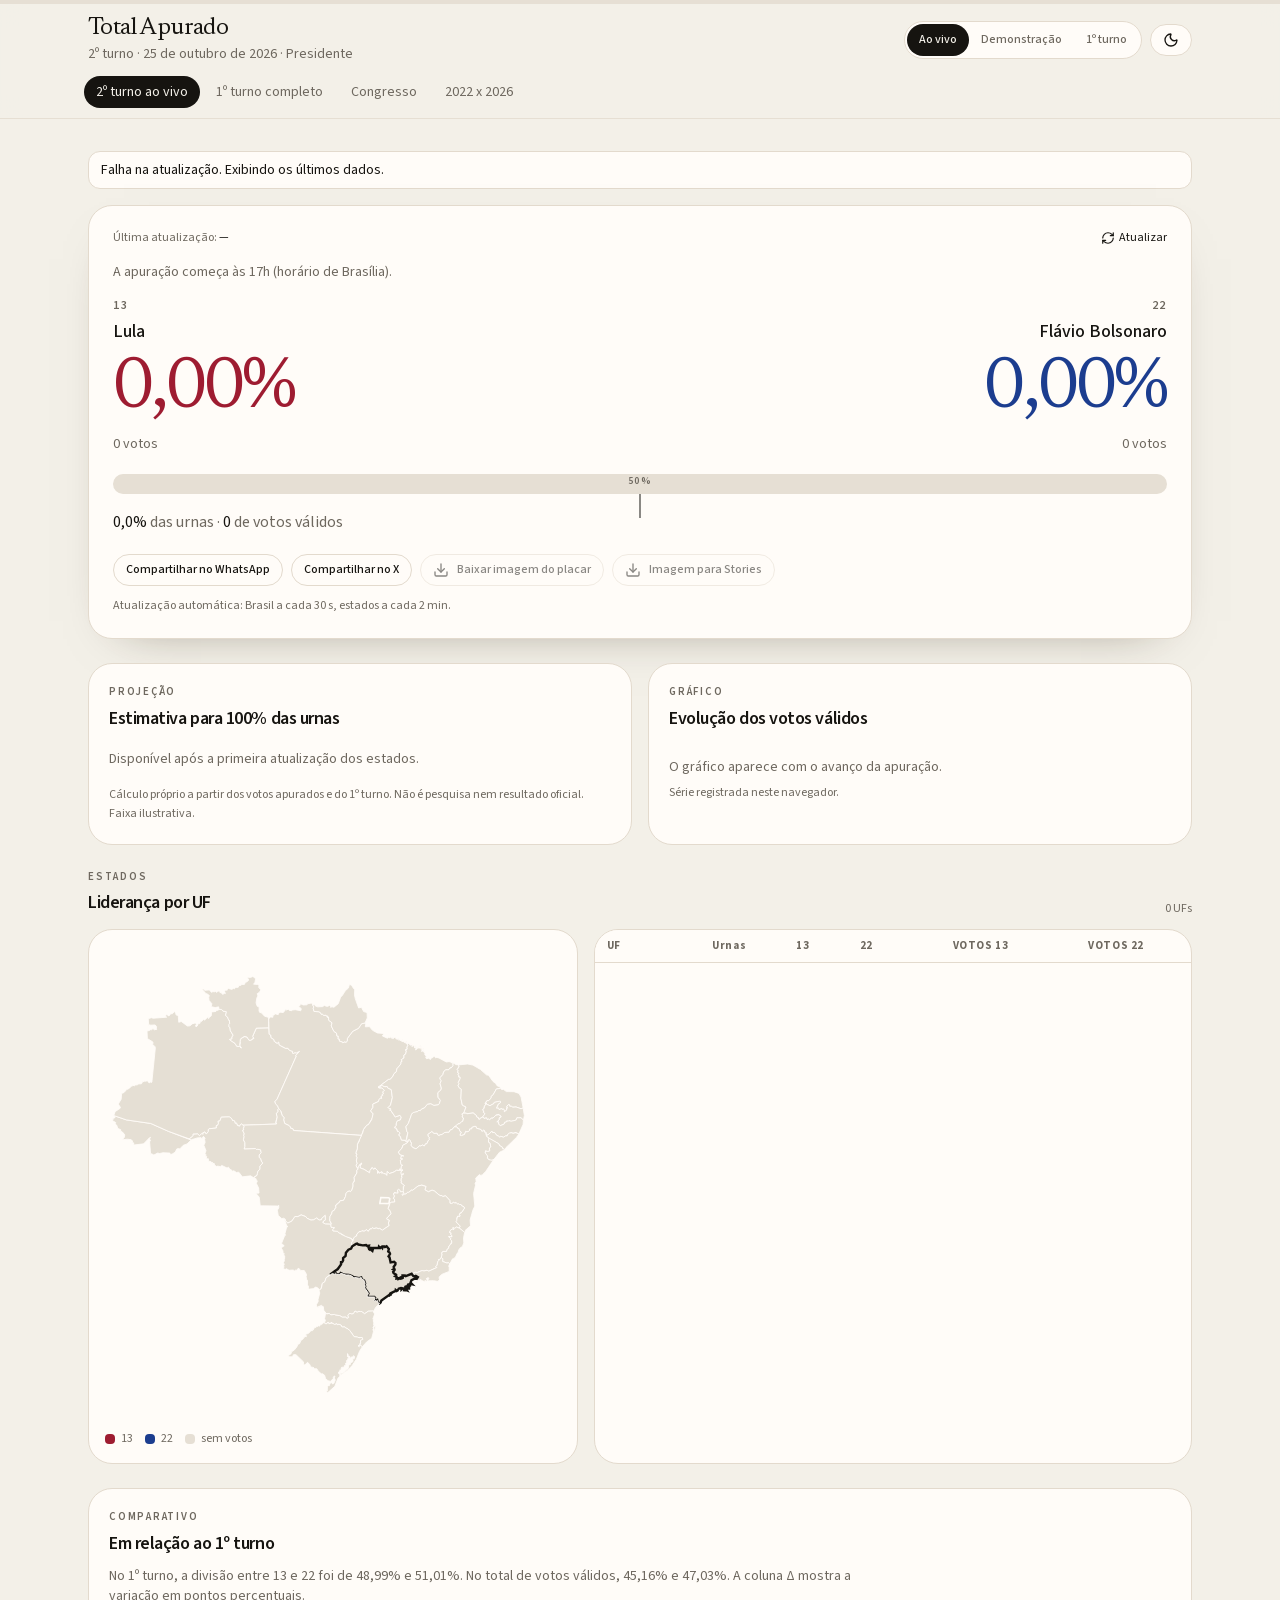
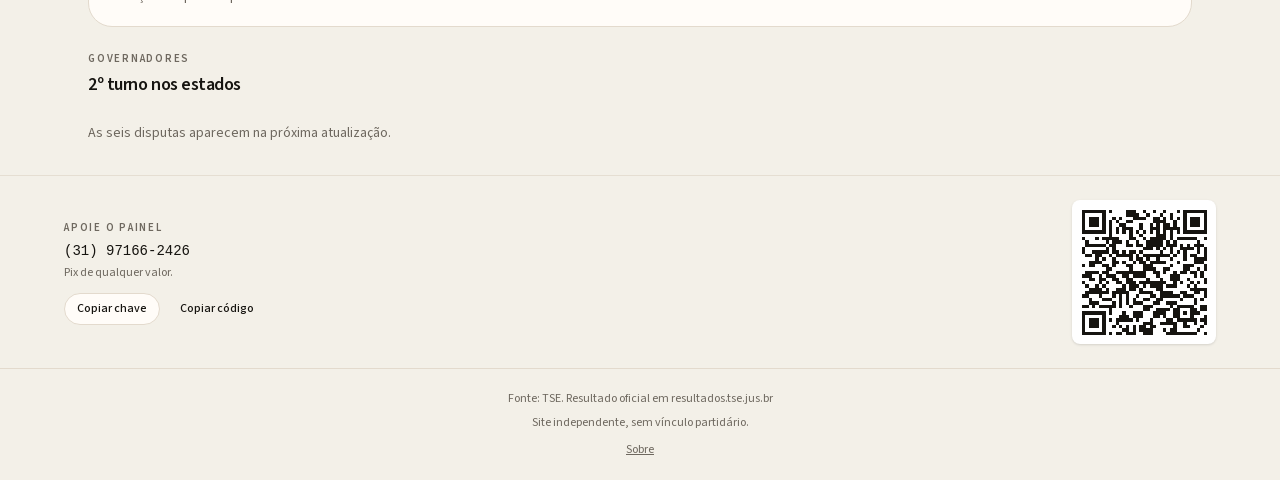
<file: index.html>
<!DOCTYPE html><!--tEFslkJqVVIUy3_m6rPvL--><html lang="pt-BR" class="__variable_6fae06 __variable_f4980e"><head><meta charSet="utf-8"/><meta name="viewport" content="width=device-width, initial-scale=1"/><link rel="stylesheet" href="/_next/static/css/24af34392ce57079.css" data-precedence="next"/><link rel="preload" as="script" fetchPriority="low" href="/_next/static/chunks/webpack-ddd9322ab512c63b.js"/><script src="/_next/static/chunks/4bd1b696-c023c6e3521b1417.js" async=""></script><script src="/_next/static/chunks/255-2005b055456c798b.js" async=""></script><script src="/_next/static/chunks/main-app-32e9a396e7c2e84e.js" async=""></script><script src="/_next/static/chunks/app/layout-6964cf0f77393009.js" async=""></script><script src="/_next/static/chunks/619-ba102abea3e3d0e4.js" async=""></script><script src="/_next/static/chunks/258-009d4607747d5b3f.js" async=""></script><script src="/_next/static/chunks/app/page-be34cd0bd4f47620.js" async=""></script><meta name="theme-color" content="#f3f0e8"/><title>Total Apurado</title><meta name="description" content="Apuração ao vivo do 2º turno para presidente em 2026, com mapa por estado. Fonte: TSE."/><meta property="og:title" content="Total Apurado"/><meta property="og:description" content="Apuração ao vivo do 2º turno para presidente em 2026, com mapa por estado. Fonte: TSE."/><meta property="og:url" content="https://totalapurado.pages.dev"/><meta property="og:site_name" content="Total Apurado"/><meta property="og:locale" content="pt_BR"/><meta property="og:image" content="https://totalapurado.pages.dev/og.png"/><meta property="og:image:width" content="1200"/><meta property="og:image:height" content="630"/><meta property="og:image:alt" content="Total Apurado"/><meta property="og:type" content="website"/><meta name="twitter:card" content="summary_large_image"/><meta name="twitter:site" content="@totalapurado"/><meta name="twitter:title" content="Total Apurado"/><meta name="twitter:description" content="Apuração ao vivo do 2º turno para presidente em 2026, com mapa por estado. Fonte: TSE."/><meta name="twitter:image" content="https://totalapurado.pages.dev/og.png"/><link rel="icon" href="/icon.svg?fd116ab699bb5d39" type="image/svg+xml" sizes="any"/><script>try{var t=localStorage.getItem('tema');if(t==='escuro'||(!t&&matchMedia('(prefers-color-scheme: dark)').matches))document.documentElement.classList.add('dark')}catch(e){}</script><script src="/_next/static/chunks/polyfills-42372ed130431b0a.js" noModule=""></script></head><body class="antialiased"><div hidden=""><!--$--><!--/$--></div><div class="min-h-dvh bg-bg text-ink"><div class="flex h-1" aria-hidden="true"><div class="h-full bg-c13 transition-[width] duration-700 ease-out" style="width:0%"></div><div class="h-full flex-1 bg-empty"></div></div><header class="sticky top-0 z-30 border-b border-line/80 bg-bg/85 backdrop-blur-md"><div class="mx-auto flex max-w-6xl flex-wrap items-center gap-3 px-4 py-3 sm:px-6"><div class="min-w-0 flex-1"><p class="font-serif text-xl leading-none tracking-tight sm:text-2xl" data-serif="true">Total Apurado</p><p class="mt-1 text-xs text-muted sm:text-sm">2º turno · 25 de outubro de 2026<span class="hidden sm:inline"> · Presidente</span></p></div><div class="flex shrink-0 items-center gap-1.5 text-[11px] text-muted" aria-label="Patrocinador"><span>Patrocinador:</span><a href="mailto:totalapurado@gmail.com?subject=Patroc%C3%ADnio%20no%20Total%20Apurado" target="_blank" rel="noopener" class="inline-flex items-center rounded-full border border-dashed border-line px-2 py-0.5 text-[11px] text-muted" data-slot="topo-1" data-placeholder="true">Anuncie aqui</a></div><div class="flex w-full items-center gap-2 sm:w-auto"><div class="flex flex-1 rounded-full border border-line bg-card p-0.5 sm:flex-none" role="tablist" aria-label="Modo de exibição"><button type="button" role="tab" aria-selected="true" class="h-8 flex-1 rounded-full px-2.5 text-xs font-medium sm:flex-none sm:px-3 bg-ink text-bg">Ao vivo</button><button type="button" role="tab" aria-selected="false" class="h-8 flex-1 rounded-full px-2.5 text-xs font-medium sm:flex-none sm:px-3 text-muted">Demonstração</button><button type="button" role="tab" aria-selected="false" class="h-8 flex-1 rounded-full px-2.5 text-xs font-medium sm:flex-none sm:px-3 text-muted">1º turno</button></div><button class="inline-flex items-center justify-center gap-2 whitespace-nowrap rounded-full font-medium transition-colors focus-visible:outline-none focus-visible:ring-2 focus-visible:ring-ink/40 focus-visible:ring-offset-2 focus-visible:ring-offset-bg disabled:pointer-events-none disabled:opacity-50 border border-line bg-card text-ink hover:bg-bg h-8 px-3 text-xs" type="button" aria-label="Usar tema escuro"><svg xmlns="http://www.w3.org/2000/svg" width="24" height="24" viewBox="0 0 24 24" fill="none" stroke="currentColor" stroke-width="2" stroke-linecap="round" stroke-linejoin="round" class="lucide lucide-moon size-4" aria-hidden="true"><path d="M20.985 12.486a9 9 0 1 1-9.473-9.472c.405-.022.617.46.402.803a6 6 0 0 0 8.268 8.268c.344-.215.825-.004.803.401"></path></svg></button></div></div><div class="mx-auto max-w-6xl px-4 pb-2 sm:px-6"><nav aria-label="Seções" class="-mx-1 flex gap-1 overflow-x-auto pb-0.5 text-sm"><a aria-current="page" class="shrink-0 rounded-full px-3 py-1.5 bg-ink text-bg" href="/">2º turno ao vivo</a><a class="shrink-0 rounded-full px-3 py-1.5 text-muted hover:bg-ink/5 hover:text-ink" href="/primeiro-turno">1º turno completo</a><a class="shrink-0 rounded-full px-3 py-1.5 text-muted hover:bg-ink/5 hover:text-ink" href="/congresso">Congresso</a><a class="shrink-0 rounded-full px-3 py-1.5 text-muted hover:bg-ink/5 hover:text-ink" href="/2022">2022 x 2026</a></nav></div></header><main id="placar" class="mx-auto max-w-6xl px-4 py-5 sm:px-6 sm:py-8"><section class="rounded-3xl border border-line bg-card p-4 shadow-[0_18px_50px_-36px_rgba(40,30,10,0.55)] sm:p-6"><div class="flex items-start justify-between gap-3 text-xs text-muted"><p>Última atualização: <span class="text-ink">—</span></p><button type="button" class="inline-flex items-center gap-1 text-ink"><svg xmlns="http://www.w3.org/2000/svg" width="24" height="24" viewBox="0 0 24 24" fill="none" stroke="currentColor" stroke-width="2" stroke-linecap="round" stroke-linejoin="round" class="lucide lucide-refresh-cw size-3.5" aria-hidden="true"><path d="M3 12a9 9 0 0 1 9-9 9.75 9.75 0 0 1 6.74 2.74L21 8"></path><path d="M21 3v5h-5"></path><path d="M21 12a9 9 0 0 1-9 9 9.75 9.75 0 0 1-6.74-2.74L3 16"></path><path d="M8 16H3v5"></path></svg>Atualizar</button></div><div class="mt-6 h-40 animate-pulse rounded-2xl bg-empty"></div><div class="mt-5 flex flex-wrap gap-2"><button class="inline-flex items-center justify-center gap-2 whitespace-nowrap rounded-full font-medium transition-colors focus-visible:outline-none focus-visible:ring-2 focus-visible:ring-ink/40 focus-visible:ring-offset-2 focus-visible:ring-offset-bg disabled:pointer-events-none disabled:opacity-50 border border-line bg-card text-ink hover:bg-bg h-8 px-3 text-xs">Compartilhar no WhatsApp</button><button class="inline-flex items-center justify-center gap-2 whitespace-nowrap rounded-full font-medium transition-colors focus-visible:outline-none focus-visible:ring-2 focus-visible:ring-ink/40 focus-visible:ring-offset-2 focus-visible:ring-offset-bg disabled:pointer-events-none disabled:opacity-50 border border-line bg-card text-ink hover:bg-bg h-8 px-3 text-xs">Compartilhar no X</button><button class="inline-flex items-center justify-center gap-2 whitespace-nowrap rounded-full font-medium transition-colors focus-visible:outline-none focus-visible:ring-2 focus-visible:ring-ink/40 focus-visible:ring-offset-2 focus-visible:ring-offset-bg disabled:pointer-events-none disabled:opacity-50 border border-line bg-card text-ink hover:bg-bg h-8 px-3 text-xs" disabled=""><svg xmlns="http://www.w3.org/2000/svg" width="24" height="24" viewBox="0 0 24 24" fill="none" stroke="currentColor" stroke-width="2" stroke-linecap="round" stroke-linejoin="round" class="lucide lucide-download size-4" aria-hidden="true"><path d="M12 15V3"></path><path d="M21 15v4a2 2 0 0 1-2 2H5a2 2 0 0 1-2-2v-4"></path><path d="m7 10 5 5 5-5"></path></svg>Baixar imagem do placar</button><button class="inline-flex items-center justify-center gap-2 whitespace-nowrap rounded-full font-medium transition-colors focus-visible:outline-none focus-visible:ring-2 focus-visible:ring-ink/40 focus-visible:ring-offset-2 focus-visible:ring-offset-bg disabled:pointer-events-none disabled:opacity-50 border border-line bg-card text-ink hover:bg-bg h-8 px-3 text-xs" disabled=""><svg xmlns="http://www.w3.org/2000/svg" width="24" height="24" viewBox="0 0 24 24" fill="none" stroke="currentColor" stroke-width="2" stroke-linecap="round" stroke-linejoin="round" class="lucide lucide-download size-4" aria-hidden="true"><path d="M12 15V3"></path><path d="M21 15v4a2 2 0 0 1-2 2H5a2 2 0 0 1-2-2v-4"></path><path d="m7 10 5 5 5-5"></path></svg>Imagem para Stories</button></div><p class="mt-3 text-xs text-muted">Atualização automática: Brasil a cada 30 s, estados a cada 2 min.</p></section><div class="mt-3 h-9" aria-hidden="true"></div><div class="mt-6 grid gap-4 lg:grid-cols-2"><article class="rounded-3xl border border-line bg-card p-4 sm:p-5"><p class="text-[11px] font-semibold uppercase tracking-[0.16em] text-muted">Projeção</p><h2 class="mt-1 text-lg font-semibold tracking-tight">Estimativa para 100% das urnas</h2><p class="mt-4 text-sm text-muted">Disponível após a primeira atualização dos estados.</p><p class="mt-4 text-xs leading-relaxed text-muted">Cálculo próprio a partir dos votos apurados e do 1º turno. Não é pesquisa nem resultado oficial. Faixa ilustrativa.</p></article><article class="rounded-3xl border border-line bg-card p-4 sm:p-5"><p class="text-[11px] font-semibold uppercase tracking-[0.16em] text-muted">Gráfico</p><h2 class="mt-1 text-lg font-semibold tracking-tight">Evolução dos votos válidos</h2><p class="mt-6 text-sm text-muted">O gráfico aparece com o avanço da apuração.</p><p class="mt-2 text-xs text-muted">Série registrada neste navegador.</p></article></div><section class="mt-6"><div class="mb-3 flex items-end justify-between gap-3"><div><p class="text-[11px] font-semibold uppercase tracking-[0.16em] text-muted">Estados</p><h2 class="mt-1 text-lg font-semibold tracking-tight">Liderança por UF</h2></div><p class="text-xs text-muted">0 UFs</p></div><div class="grid gap-4 lg:grid-cols-[minmax(0,0.9fr)_minmax(0,1.1fr)]"><div class="rounded-3xl border border-line bg-card p-3 sm:p-4"><svg viewBox="0 0 420 440" class="h-auto w-full" role="img" aria-label="Mapa do Brasil por liderança em cada estado"><path d="M 10.1 157.0 L 19.7 160.3 L 42.2 163.6 L 58.6 170.9 L 79.4 178.9 L 75.6 182.5 L 72.2 183.7 L 69.8 186.2 L 69.6 187.3 L 67.9 186.7 L 66.2 187.1 L 64.7 190.1 L 61.9 191.8 L 60.3 192.3 L 59.8 190.9 L 53.4 190.6 L 50.4 191.3 L 48.5 190.9 L 45.1 192.7 L 42.9 191.5 L 42.1 192.2 L 41.1 180.5 L 41.9 179.8 L 41.1 177.8 L 42.0 176.4 L 41.1 176.7 L 35.6 182.4 L 26.4 183.5 L 26.5 181.5 L 25.3 181.1 L 25.3 179.7 L 24.2 178.6 L 20.7 178.1 L 16.0 178.6 L 17.8 176.4 L 18.2 174.1 L 16.1 171.5 L 14.5 170.7 L 14.5 169.3 L 11.9 168.3 L 10.7 165.1 L 9.2 164.1 L 9.9 162.8 L 6.8 160.9 L 7.4 159.9 L 6.8 158.8 L 7.7 159.0 L 9.3 158.1 L 8.1 156.3 L 8.8 156.6 L 10.1 157.0 Z" tabindex="0" role="button" aria-label="Acre" class="cursor-pointer outline-none transition-opacity hover:opacity-80" style="fill:light-dark(#e5dfd4, #2a3038);stroke:light-dark(#fffcf8, #0d0f13);stroke-width:0.8"></path><path d="M 65.1 62.2 L 65.7 63.7 L 66.9 63.8 L 67.6 64.9 L 68.0 70.3 L 70.3 69.6 L 76.0 73.8 L 78.4 73.6 L 80.4 71.8 L 83.3 70.9 L 84.3 72.1 L 83.4 73.7 L 83.9 74.4 L 85.1 73.7 L 85.9 71.5 L 87.4 71.5 L 88.1 69.2 L 88.9 69.6 L 91.0 67.6 L 91.7 68.4 L 95.0 65.3 L 95.5 65.5 L 95.1 66.6 L 95.7 66.8 L 96.0 65.8 L 98.0 64.3 L 98.2 61.3 L 98.9 60.8 L 102.2 60.3 L 102.7 59.4 L 104.6 59.1 L 105.1 58.3 L 107.5 58.5 L 108.7 60.0 L 112.0 60.6 L 111.1 64.0 L 112.9 65.4 L 115.0 69.7 L 114.3 74.2 L 115.2 75.4 L 115.6 78.2 L 118.1 82.2 L 117.0 84.0 L 117.2 85.3 L 116.1 86.1 L 115.2 85.7 L 115.0 86.5 L 119.9 89.8 L 121.4 92.4 L 124.0 92.7 L 125.7 94.0 L 124.2 92.3 L 124.8 89.0 L 124.4 87.8 L 125.5 85.1 L 127.8 84.0 L 127.9 83.5 L 130.9 83.9 L 132.7 86.8 L 133.5 87.1 L 137.1 85.3 L 136.1 83.3 L 139.5 75.7 L 151.0 75.4 L 151.4 81.3 L 152.8 82.1 L 153.1 84.5 L 155.9 86.4 L 156.0 87.8 L 157.0 88.9 L 158.7 89.7 L 160.1 88.5 L 160.7 91.3 L 166.4 94.3 L 168.7 94.3 L 170.0 96.1 L 173.1 97.2 L 172.7 98.6 L 173.6 99.0 L 175.1 98.3 L 176.3 98.6 L 179.4 97.1 L 175.8 101.0 L 176.4 101.4 L 158.7 141.1 L 156.7 143.4 L 157.2 145.5 L 159.4 147.7 L 160.1 149.9 L 159.4 150.9 L 159.6 152.5 L 157.9 154.7 L 158.8 157.6 L 157.7 161.2 L 157.5 163.3 L 158.6 163.5 L 157.9 164.1 L 127.2 165.2 L 125.9 164.1 L 124.8 164.6 L 124.6 165.8 L 123.4 166.1 L 122.9 165.4 L 122.0 165.4 L 121.3 163.3 L 119.9 163.6 L 119.5 161.4 L 118.5 160.9 L 118.0 161.4 L 116.3 158.6 L 114.7 157.6 L 107.2 157.8 L 105.9 161.3 L 104.3 161.5 L 104.6 163.9 L 103.7 165.4 L 102.7 165.5 L 102.6 167.8 L 96.0 168.5 L 95.3 169.1 L 95.2 171.2 L 93.7 173.0 L 92.9 173.0 L 92.2 171.4 L 90.3 172.1 L 90.5 173.5 L 88.9 173.1 L 87.2 174.9 L 85.4 173.3 L 81.1 173.5 L 81.4 174.4 L 80.4 175.8 L 77.6 177.8 L 58.6 170.9 L 42.2 163.6 L 19.7 160.3 L 8.1 156.3 L 9.3 152.7 L 14.0 149.6 L 14.2 148.7 L 12.6 146.3 L 12.6 145.1 L 14.9 141.2 L 15.3 136.3 L 15.9 135.7 L 17.6 135.0 L 20.0 132.3 L 22.3 131.3 L 24.5 129.1 L 27.0 128.4 L 27.2 129.0 L 28.1 128.1 L 30.0 128.0 L 30.4 127.2 L 33.6 127.0 L 34.8 124.9 L 36.0 125.0 L 36.2 124.2 L 36.6 124.8 L 39.5 124.2 L 39.9 125.5 L 40.9 126.2 L 41.7 125.1 L 42.4 126.0 L 43.2 125.4 L 46.4 94.1 L 46.1 92.8 L 43.8 90.5 L 44.4 89.4 L 43.8 88.2 L 39.1 85.4 L 38.7 78.3 L 41.0 77.9 L 42.3 76.9 L 43.0 77.2 L 44.2 76.1 L 45.5 77.2 L 48.0 76.7 L 47.2 75.9 L 47.6 74.5 L 46.2 72.8 L 41.9 73.0 L 41.6 72.6 L 40.3 73.1 L 39.9 67.0 L 42.7 66.1 L 44.4 66.6 L 56.9 65.6 L 55.7 64.8 L 56.2 63.5 L 56.9 63.2 L 59.0 64.5 L 60.6 62.4 L 62.1 62.5 L 64.1 60.2 L 65.1 62.1 L 65.1 62.2 Z" tabindex="0" role="button" aria-label="Amazonas" class="cursor-pointer outline-none transition-opacity hover:opacity-80" style="fill:light-dark(#e5dfd4, #2a3038);stroke:light-dark(#fffcf8, #0d0f13);stroke-width:0.8"></path><path d="M 139.9 48.1 L 139.3 52.5 L 140.3 55.5 L 142.1 56.3 L 142.0 60.3 L 142.9 60.2 L 142.6 61.2 L 144.2 61.6 L 147.1 64.7 L 150.9 65.8 L 151.0 75.4 L 139.5 75.7 L 136.1 83.3 L 137.1 85.2 L 135.4 85.8 L 134.9 86.9 L 132.7 86.8 L 130.9 83.9 L 129.2 83.4 L 127.9 83.5 L 127.8 84.1 L 125.8 84.8 L 124.8 86.1 L 124.1 91.4 L 125.6 94.0 L 124.0 92.7 L 121.4 92.4 L 119.9 89.8 L 115.0 86.5 L 115.2 85.7 L 116.1 86.1 L 117.2 85.3 L 117.0 84.0 L 118.1 82.2 L 115.6 78.2 L 115.2 75.4 L 114.3 74.2 L 114.2 72.4 L 114.9 71.5 L 114.7 68.6 L 114.1 68.6 L 112.9 65.4 L 111.1 64.0 L 112.0 60.6 L 108.7 60.0 L 107.5 58.5 L 105.2 58.4 L 104.7 56.1 L 101.6 56.8 L 98.0 55.9 L 98.5 53.2 L 95.9 50.1 L 95.6 47.3 L 96.2 45.8 L 95.1 44.6 L 93.0 43.8 L 89.3 39.7 L 90.6 39.6 L 92.1 40.9 L 96.2 40.5 L 98.3 42.8 L 99.4 42.0 L 101.2 42.3 L 101.2 41.3 L 103.1 42.8 L 103.8 41.5 L 106.0 41.7 L 105.9 42.8 L 107.2 43.1 L 108.7 44.8 L 109.9 43.5 L 111.0 43.9 L 110.3 42.0 L 110.7 40.7 L 112.7 40.7 L 112.7 39.9 L 113.8 39.1 L 116.9 40.0 L 118.5 39.0 L 119.0 39.7 L 120.6 38.2 L 122.8 38.1 L 123.2 36.7 L 125.5 36.1 L 125.1 35.4 L 128.5 35.4 L 129.4 33.5 L 131.0 33.0 L 132.5 31.4 L 131.1 28.7 L 134.1 29.0 L 136.3 28.1 L 138.6 29.8 L 138.7 30.7 L 138.3 33.4 L 137.0 35.2 L 140.8 35.5 L 142.1 36.4 L 141.6 38.2 L 142.7 38.6 L 142.4 39.2 L 143.8 40.4 L 142.3 42.7 L 140.3 44.0 L 141.0 46.1 L 139.9 48.0 L 139.9 48.1 Z" tabindex="0" role="button" aria-label="Roraima" class="cursor-pointer outline-none transition-opacity hover:opacity-80" style="fill:light-dark(#e5dfd4, #2a3038);stroke:light-dark(#fffcf8, #0d0f13);stroke-width:0.8"></path><path d="M 80.9 178.2 L 79.8 178.6 L 77.6 177.8 L 80.4 175.8 L 81.4 174.4 L 81.1 173.5 L 85.4 173.3 L 87.2 174.9 L 88.9 173.1 L 90.5 173.5 L 90.3 172.1 L 92.2 171.4 L 92.9 173.0 L 93.7 173.0 L 95.2 171.2 L 95.3 169.1 L 96.0 168.5 L 102.7 167.8 L 102.6 165.7 L 103.7 165.4 L 104.6 163.9 L 104.3 161.5 L 105.9 161.3 L 107.2 157.8 L 114.5 157.5 L 116.3 158.6 L 118.0 161.4 L 118.5 160.9 L 119.5 161.4 L 119.9 163.5 L 121.3 163.3 L 122.0 165.4 L 124.2 166.1 L 124.8 164.6 L 125.9 164.1 L 128.4 166.3 L 127.6 168.1 L 127.9 169.6 L 126.9 169.9 L 128.5 173.4 L 127.7 174.3 L 128.3 175.7 L 127.6 178.7 L 129.0 181.3 L 129.0 185.1 L 128.3 187.0 L 138.7 186.7 L 139.8 187.8 L 140.3 187.3 L 143.3 187.8 L 144.0 190.6 L 142.2 192.6 L 142.3 195.1 L 143.5 195.8 L 144.5 199.1 L 145.6 200.0 L 142.9 202.9 L 142.9 205.5 L 141.1 207.6 L 140.2 211.4 L 137.9 212.6 L 137.3 213.8 L 134.3 211.9 L 126.6 212.8 L 123.3 208.5 L 121.2 208.8 L 118.7 207.2 L 117.5 207.7 L 116.4 206.3 L 115.3 206.1 L 113.8 203.9 L 112.5 204.7 L 107.7 202.3 L 106.2 203.4 L 103.5 202.8 L 103.0 203.3 L 100.9 202.0 L 100.8 200.6 L 98.9 200.2 L 98.9 199.3 L 98.4 200.1 L 98.3 199.5 L 97.7 199.7 L 97.6 198.7 L 95.7 198.6 L 95.1 195.8 L 94.2 196.3 L 93.4 195.8 L 93.8 194.0 L 92.9 193.8 L 92.9 192.0 L 92.2 191.3 L 93.1 188.6 L 91.1 183.7 L 92.3 181.0 L 91.8 178.4 L 92.2 177.2 L 91.2 175.8 L 90.6 175.6 L 89.5 177.4 L 87.4 176.4 L 87.3 177.0 L 86.0 176.7 L 81.0 178.2 L 80.9 178.2 Z M 80.9 178.2 L 81.0 178.2 L 81.0 178.2 L 80.9 178.2 Z" tabindex="0" role="button" aria-label="Rondônia" class="cursor-pointer outline-none transition-opacity hover:opacity-80" style="fill:light-dark(#e5dfd4, #2a3038);stroke:light-dark(#fffcf8, #0d0f13);stroke-width:0.8"></path><path d="M 270.9 85.7 L 270.8 86.9 L 272.0 85.7 L 271.9 87.0 L 272.2 86.6 L 272.5 87.3 L 272.7 86.5 L 272.9 87.5 L 274.0 86.3 L 273.6 88.1 L 274.5 88.1 L 274.9 87.5 L 275.0 88.2 L 276.1 87.1 L 275.4 88.1 L 276.0 89.1 L 276.4 88.3 L 277.3 89.3 L 277.7 87.7 L 278.5 87.5 L 277.6 90.2 L 278.6 88.5 L 278.6 90.0 L 279.6 88.7 L 278.6 91.2 L 279.2 91.8 L 278.4 93.1 L 278.6 95.1 L 276.8 95.9 L 277.9 96.6 L 277.1 99.7 L 275.6 100.5 L 275.6 103.3 L 273.1 104.8 L 273.9 106.3 L 272.9 106.7 L 272.8 108.7 L 269.1 113.2 L 268.5 116.1 L 266.2 117.9 L 265.6 119.8 L 263.5 122.4 L 262.5 123.3 L 261.4 123.0 L 251.7 130.3 L 253.3 131.0 L 255.3 130.8 L 257.7 132.9 L 257.3 134.0 L 256.1 134.4 L 256.7 136.3 L 255.6 136.9 L 256.0 137.9 L 254.6 138.5 L 255.1 140.6 L 253.9 140.2 L 252.8 141.2 L 252.2 143.3 L 246.9 145.8 L 247.0 148.8 L 245.0 151.8 L 245.6 153.2 L 247.2 154.5 L 246.5 158.4 L 242.8 164.7 L 241.3 165.3 L 238.4 169.1 L 236.5 174.6 L 173.8 170.1 L 173.2 168.5 L 170.9 167.9 L 171.0 167.0 L 169.5 165.4 L 165.7 163.7 L 164.7 160.3 L 165.1 158.3 L 163.2 156.0 L 162.5 153.0 L 159.8 149.5 L 159.4 147.7 L 157.2 145.5 L 156.7 143.4 L 158.7 141.1 L 176.4 101.4 L 175.8 101.0 L 179.4 97.1 L 176.3 98.6 L 175.1 98.3 L 173.6 99.0 L 172.7 98.6 L 173.1 97.2 L 170.0 96.1 L 168.7 94.3 L 166.4 94.3 L 160.7 91.3 L 160.1 88.5 L 158.7 89.7 L 156.0 87.8 L 155.9 86.4 L 153.1 84.5 L 152.9 82.2 L 151.4 81.3 L 150.8 66.1 L 151.5 66.6 L 152.7 65.4 L 154.8 65.6 L 154.6 63.8 L 155.9 63.7 L 156.5 62.4 L 159.7 63.3 L 159.9 61.8 L 162.0 61.1 L 164.4 61.3 L 166.7 58.4 L 167.5 59.0 L 169.0 58.1 L 169.7 59.2 L 172.0 59.7 L 172.7 59.0 L 175.4 58.7 L 180.4 59.7 L 181.0 57.8 L 178.6 55.7 L 179.0 54.7 L 179.7 55.0 L 180.2 53.2 L 182.8 54.4 L 186.2 54.2 L 186.9 53.2 L 190.6 52.6 L 192.5 56.2 L 192.0 57.5 L 192.7 60.3 L 197.2 60.6 L 198.8 61.6 L 199.4 63.0 L 200.2 62.7 L 201.8 64.0 L 203.8 63.8 L 203.8 64.5 L 205.0 64.4 L 205.0 65.7 L 206.1 65.4 L 206.2 68.4 L 209.3 70.8 L 208.6 73.7 L 211.0 78.7 L 213.4 80.3 L 213.9 83.1 L 215.1 83.1 L 214.9 85.7 L 216.3 85.9 L 216.0 87.6 L 219.1 88.5 L 219.3 89.3 L 220.4 88.3 L 222.2 88.7 L 223.3 87.8 L 223.5 85.1 L 228.3 78.7 L 233.8 75.8 L 236.2 71.9 L 239.1 70.9 L 239.7 71.0 L 240.2 72.2 L 240.0 74.5 L 243.8 74.3 L 246.6 77.7 L 251.2 80.2 L 256.4 80.6 L 256.6 81.6 L 255.7 82.9 L 260.5 85.1 L 261.5 83.6 L 262.0 84.9 L 262.3 83.7 L 262.8 84.5 L 263.4 83.5 L 264.2 85.1 L 265.0 84.2 L 265.5 85.8 L 266.0 84.1 L 266.2 84.7 L 267.2 84.2 L 268.3 84.6 L 268.0 85.3 L 268.8 85.0 L 268.7 86.0 L 269.6 84.9 L 269.8 86.3 L 270.0 85.6 L 270.9 85.5 L 270.9 85.7 Z M 276.3 88.0 L 276.0 88.3 L 276.4 87.9 L 276.3 88.0 Z M 279.6 89.2 L 279.6 89.2 L 279.6 89.2 Z M 270.1 85.3 L 270.1 85.3 L 270.1 85.3 Z M 276.6 88.4 L 276.6 88.4 L 276.6 88.4 Z M 262.0 84.7 L 262.0 84.6 L 262.1 84.6 L 262.1 84.7 L 262.1 84.7 L 262.1 84.7 L 262.1 84.7 L 262.0 84.8 L 262.0 84.7 Z M 275.9 88.5 L 275.9 88.5 L 275.8 88.5 L 276.0 88.4 L 276.0 88.5 L 276.0 88.5 L 276.0 88.5 L 275.9 88.5 Z M 277.1 88.0 L 277.1 87.9 L 277.2 88.0 L 277.2 88.0 L 277.2 88.0 L 277.1 88.0 L 277.2 88.0 L 277.1 88.1 L 277.1 88.0 Z M 274.3 86.7 L 274.3 86.7 L 274.4 86.7 L 274.4 86.7 L 274.3 86.7 L 274.3 86.7 Z M 274.3 87.0 L 274.3 86.9 L 274.4 87.0 L 274.4 87.0 L 274.3 87.0 L 274.3 87.0 Z M 270.1 85.5 L 270.0 85.5 L 270.0 85.5 L 270.0 85.5 L 270.1 85.5 L 270.1 85.5 L 270.1 85.5 Z M 275.7 88.1 L 275.6 88.1 L 275.7 88.0 L 275.7 88.0 L 275.7 88.1 Z M 278.3 87.9 L 278.3 87.9 L 278.4 87.9 L 278.3 87.9 Z M 270.9 85.7 L 270.9 85.7 L 270.9 85.7 L 270.9 85.7 Z M 270.2 85.5 L 270.3 85.4 L 270.2 85.5 L 270.2 85.5 Z M 277.7 87.8 L 277.7 87.8 L 277.7 87.9 L 277.7 87.8 Z" tabindex="0" role="button" aria-label="Pará" class="cursor-pointer outline-none transition-opacity hover:opacity-80" style="fill:light-dark(#e5dfd4, #2a3038);stroke:light-dark(#fffcf8, #0d0f13);stroke-width:0.8"></path><path d="M 229.2 39.2 L 230.2 40.3 L 230.0 45.1 L 230.7 48.4 L 233.8 57.1 L 236.4 56.5 L 238.4 60.4 L 241.6 61.4 L 241.8 66.3 L 239.7 71.0 L 236.5 71.7 L 233.8 75.8 L 228.3 78.7 L 223.5 85.1 L 223.3 87.8 L 222.2 88.7 L 220.4 88.3 L 219.6 89.4 L 219.1 88.5 L 216.0 87.6 L 216.3 85.9 L 214.9 85.7 L 215.1 83.1 L 213.9 83.1 L 213.4 80.3 L 211.0 78.7 L 208.6 73.7 L 209.3 70.8 L 206.2 68.4 L 206.1 65.4 L 205.0 65.7 L 205.0 64.4 L 203.8 64.5 L 203.8 63.8 L 201.8 64.0 L 200.2 62.7 L 199.4 63.0 L 198.8 61.6 L 197.2 60.6 L 192.7 60.3 L 192.0 57.5 L 192.5 56.2 L 191.4 54.1 L 193.3 53.9 L 193.6 55.0 L 195.9 56.1 L 200.5 55.9 L 202.7 54.5 L 202.8 55.1 L 205.0 55.7 L 207.0 54.8 L 208.1 55.6 L 207.7 56.5 L 209.4 56.1 L 211.0 56.5 L 215.0 53.2 L 217.3 47.0 L 218.7 45.8 L 221.5 41.3 L 224.4 38.8 L 225.4 35.2 L 227.5 36.5 L 229.1 39.1 L 229.2 39.2 Z" tabindex="0" role="button" aria-label="Amapá" class="cursor-pointer outline-none transition-opacity hover:opacity-80" style="fill:light-dark(#e5dfd4, #2a3038);stroke:light-dark(#fffcf8, #0d0f13);stroke-width:0.8"></path><path d="M 267.3 166.8 L 267.0 167.6 L 268.4 167.7 L 269.8 171.1 L 270.7 171.0 L 271.7 172.0 L 271.9 172.7 L 270.8 174.4 L 272.2 175.4 L 273.3 178.9 L 276.6 179.1 L 276.8 179.9 L 278.8 180.1 L 279.7 179.1 L 278.4 181.7 L 274.6 183.7 L 273.8 186.3 L 270.5 190.0 L 271.8 192.3 L 275.4 193.5 L 273.3 193.5 L 272.6 195.9 L 274.5 196.3 L 272.3 197.6 L 272.7 200.6 L 273.5 202.2 L 274.5 202.1 L 273.2 203.1 L 272.9 206.7 L 274.6 206.5 L 272.3 207.1 L 271.9 205.4 L 271.5 206.9 L 268.7 206.8 L 266.5 208.3 L 262.2 209.8 L 260.3 207.8 L 259.8 211.5 L 258.4 209.9 L 257.1 209.9 L 256.2 209.0 L 255.2 209.7 L 255.2 208.1 L 252.6 209.5 L 252.0 207.8 L 251.3 209.7 L 251.2 207.1 L 248.8 204.5 L 247.7 206.0 L 246.4 204.3 L 245.2 205.2 L 243.9 209.1 L 238.8 205.9 L 235.3 204.6 L 235.2 203.0 L 236.8 200.1 L 234.6 201.6 L 233.2 204.7 L 232.2 204.3 L 231.4 202.2 L 232.3 200.4 L 231.7 198.1 L 232.2 194.9 L 231.4 193.5 L 232.1 192.1 L 231.3 190.6 L 232.6 186.8 L 232.7 182.7 L 234.5 179.7 L 234.8 177.5 L 237.6 172.1 L 238.4 169.1 L 241.3 165.3 L 242.8 164.7 L 245.8 160.2 L 247.2 154.5 L 245.6 153.2 L 245.0 151.8 L 247.0 148.8 L 246.9 145.8 L 252.2 143.3 L 252.5 141.8 L 253.9 140.3 L 255.1 140.6 L 254.6 138.5 L 256.0 137.9 L 255.6 136.9 L 256.7 136.3 L 256.1 134.4 L 257.7 133.1 L 255.3 130.8 L 251.8 130.5 L 252.4 129.9 L 253.2 130.2 L 254.0 128.8 L 255.6 128.6 L 258.3 129.7 L 259.8 129.4 L 260.6 130.8 L 263.9 132.4 L 264.9 139.8 L 263.2 146.7 L 261.0 148.9 L 261.9 149.9 L 263.4 149.9 L 263.5 150.6 L 262.5 151.3 L 263.3 151.3 L 267.6 157.6 L 271.9 156.1 L 273.1 157.3 L 272.7 159.9 L 269.7 161.1 L 268.6 163.0 L 268.5 165.5 L 267.3 166.8 L 267.3 166.8 Z" tabindex="0" role="button" aria-label="Tocantins" class="cursor-pointer outline-none transition-opacity hover:opacity-80" style="fill:light-dark(#e5dfd4, #2a3038);stroke:light-dark(#fffcf8, #0d0f13);stroke-width:0.8"></path><path d="M 267.4 166.8 L 268.5 165.5 L 268.6 163.0 L 269.7 161.1 L 272.3 160.4 L 273.1 157.9 L 271.9 156.1 L 267.6 157.6 L 263.3 151.3 L 262.5 151.3 L 263.5 150.6 L 263.4 149.9 L 261.9 149.9 L 261.0 148.9 L 263.2 146.7 L 264.9 139.8 L 263.9 132.4 L 260.6 130.8 L 260.2 129.6 L 257.4 129.6 L 255.6 128.6 L 253.9 128.9 L 253.2 130.2 L 251.7 130.3 L 261.4 123.0 L 263.1 122.8 L 265.6 119.8 L 266.2 117.9 L 268.5 116.1 L 269.1 113.2 L 272.8 108.7 L 272.9 106.7 L 273.9 106.3 L 273.1 104.8 L 275.6 103.3 L 275.6 100.5 L 277.1 99.7 L 277.9 96.6 L 276.8 95.9 L 278.6 95.1 L 278.4 93.1 L 279.2 91.8 L 278.7 90.7 L 280.7 89.1 L 280.8 90.9 L 281.9 89.1 L 281.2 90.3 L 281.7 90.1 L 281.6 91.4 L 282.1 90.3 L 281.8 91.4 L 283.5 90.1 L 282.8 91.0 L 283.4 92.1 L 283.0 92.6 L 284.4 91.3 L 284.3 91.7 L 285.0 91.4 L 284.7 92.2 L 285.2 91.6 L 285.0 92.8 L 286.1 91.6 L 285.3 93.0 L 285.7 94.1 L 285.7 93.2 L 286.0 92.9 L 286.1 93.6 L 287.0 92.0 L 287.2 93.0 L 286.3 93.5 L 286.4 94.2 L 287.2 93.7 L 286.5 96.0 L 287.0 94.7 L 287.6 94.9 L 288.7 93.4 L 288.8 94.1 L 289.2 92.5 L 289.3 94.0 L 290.7 94.1 L 292.0 93.1 L 291.1 95.0 L 291.9 94.7 L 292.1 95.5 L 293.1 94.5 L 292.9 95.1 L 293.3 94.6 L 293.6 95.2 L 292.2 95.6 L 292.1 96.4 L 293.0 96.3 L 291.9 97.0 L 294.1 96.4 L 293.6 97.5 L 294.3 96.9 L 294.2 97.5 L 294.7 97.4 L 294.0 97.9 L 295.0 98.4 L 294.8 100.3 L 295.8 101.1 L 296.2 102.3 L 295.6 103.0 L 296.4 103.9 L 299.5 103.1 L 298.6 103.7 L 300.1 103.9 L 299.8 104.8 L 301.1 103.0 L 302.2 102.9 L 303.6 101.5 L 304.7 103.1 L 305.9 102.7 L 307.8 103.2 L 314.6 106.9 L 317.1 106.6 L 318.9 106.9 L 319.1 107.6 L 321.1 107.4 L 320.6 108.9 L 321.2 109.8 L 319.7 111.9 L 317.9 112.5 L 316.9 114.1 L 314.0 114.1 L 312.1 116.2 L 311.5 118.5 L 308.8 121.5 L 308.9 122.9 L 310.0 124.0 L 308.9 127.0 L 310.1 131.0 L 309.8 132.6 L 306.9 135.2 L 307.0 139.4 L 309.2 142.3 L 308.1 145.6 L 307.3 146.4 L 303.2 147.0 L 300.4 145.5 L 297.3 145.9 L 294.5 149.3 L 291.9 150.3 L 290.6 151.9 L 289.4 151.5 L 288.3 152.6 L 283.1 154.3 L 279.7 163.5 L 277.4 166.6 L 278.2 170.8 L 279.2 172.2 L 277.3 179.9 L 276.6 179.1 L 273.3 178.9 L 272.2 175.4 L 270.8 174.4 L 271.9 172.7 L 271.7 172.0 L 270.7 171.0 L 269.8 171.1 L 269.0 168.6 L 268.3 168.4 L 268.4 167.7 L 267.0 167.6 L 267.3 167.0 L 267.4 166.8 Z M 291.9 96.9 L 291.9 96.9 L 291.9 96.9 L 291.9 96.9 Z M 294.2 98.1 L 294.3 98.2 L 294.3 98.1 L 294.2 98.1 Z M 282.7 92.3 L 282.7 92.4 L 282.8 92.3 L 282.7 92.3 Z M 281.4 90.4 L 281.4 90.4 L 281.5 90.4 L 281.4 90.4 Z M 282.0 91.7 L 282.0 91.7 L 282.0 91.6 L 282.0 91.6 L 282.0 91.6 L 282.0 91.7 Z M 293.0 97.1 L 293.1 97.0 L 293.1 97.0 L 293.0 97.1 Z M 286.2 95.5 L 286.1 95.6 L 286.2 95.6 L 286.2 95.4 L 286.2 95.5 Z M 292.1 95.2 L 292.1 95.2 L 292.2 95.1 L 292.1 95.2 Z M 288.8 94.2 L 288.9 94.3 L 289.0 94.2 L 289.0 94.2 L 288.9 94.3 L 288.9 94.2 L 288.8 94.2 L 288.8 94.2 Z M 282.0 91.1 L 282.1 90.9 L 282.0 91.0 L 282.0 91.1 Z M 284.5 92.0 L 284.5 92.1 L 284.5 92.0 L 284.5 92.0 L 284.5 92.0 Z M 282.2 91.9 L 282.2 92.0 L 282.2 92.0 L 282.2 91.9 L 282.3 91.8 L 282.2 91.9 Z M 291.6 97.1 L 291.5 97.1 L 291.8 97.1 L 291.6 97.1 Z M 286.5 93.1 L 286.5 93.0 L 286.6 93.0 L 286.6 93.0 L 286.5 93.0 L 286.4 92.9 L 286.5 93.0 L 286.5 93.1 Z M 281.2 91.0 L 281.3 91.0 L 281.2 91.0 Z M 284.3 92.1 L 284.3 92.0 L 284.4 91.9 L 284.3 91.8 L 284.3 91.9 L 284.3 91.9 L 284.3 92.1 Z M 286.2 94.3 L 286.1 94.4 L 286.2 94.3 Z M 290.5 92.4 L 290.6 91.7 L 291.8 92.3 L 290.3 93.0 L 289.9 92.3 L 290.5 92.4 L 290.5 92.4 Z M 291.0 92.3 L 291.0 92.4 L 291.0 92.4 L 291.0 92.3 Z M 291.1 92.2 L 291.1 92.2 L 291.1 92.2 Z M 283.4 91.6 L 284.1 89.9 L 283.9 92.1 L 283.2 92.2 L 283.5 91.8 L 283.4 91.6 Z M 283.6 91.6 L 283.6 91.7 L 283.7 91.7 L 283.7 91.8 L 283.7 91.7 L 283.6 91.6 L 283.6 91.6 Z M 292.1 94.2 L 292.5 93.8 L 292.2 94.2 L 292.1 94.2 Z M 292.4 94.2 L 292.6 93.6 L 292.4 94.2 L 292.4 94.2 Z M 283.4 90.6 L 283.4 91.3 L 283.4 90.8 L 283.4 90.6 Z M 284.8 90.7 L 284.3 91.1 L 284.8 90.7 L 284.8 90.7 Z M 293.8 96.9 L 293.8 96.9 L 293.8 96.9 Z M 292.8 94.6 L 292.9 94.5 L 292.8 94.6 Z M 282.3 89.9 L 282.4 89.9 L 282.3 89.9 Z M 282.3 90.5 L 282.3 90.6 L 282.3 90.5 Z M 284.6 92.0 L 284.7 91.9 L 284.6 92.0 Z M 289.3 93.0 L 289.4 92.8 L 289.3 93.0 Z M 289.2 93.5 L 289.3 93.3 L 289.4 93.4 L 289.5 93.5 L 289.4 93.6 L 289.2 93.5 L 289.2 93.5 Z M 289.8 92.8 L 289.9 92.7 L 289.8 92.8 Z M 292.5 95.8 L 292.7 95.8 L 292.7 95.8 L 292.8 95.9 L 292.6 95.9 L 292.5 95.9 L 292.5 95.8 Z M 283.4 91.6 L 283.3 91.5 L 283.4 91.6 Z M 295.2 99.7 L 295.1 99.7 L 295.0 99.7 L 295.4 99.5 L 295.3 99.7 L 295.2 99.7 Z M 295.0 100.0 L 295.1 100.0 L 295.0 100.0 Z M 286.2 92.7 L 286.2 92.7 L 286.2 92.7 Z M 289.4 93.3 L 289.5 93.3 L 289.4 93.3 Z M 292.8 95.6 L 292.8 95.6 L 292.8 95.6 L 292.9 95.6 L 292.8 95.7 L 292.7 95.7 L 292.7 95.7 L 292.7 95.6 L 292.8 95.6 Z M 295.4 99.2 L 295.3 99.3 L 295.3 99.2 L 295.4 99.2 L 295.4 99.1 L 295.4 99.1 L 295.5 99.1 L 295.5 99.2 L 295.4 99.2 Z M 293.8 97.1 L 293.8 96.9 L 293.8 97.1 Z M 289.3 93.2 L 289.3 93.1 L 289.3 93.1 L 289.4 93.0 L 289.3 93.3 L 289.3 93.2 L 289.3 93.2 L 289.3 93.2 Z M 285.0 92.7 L 285.1 92.7 L 285.0 92.7 Z M 289.7 92.2 L 289.8 92.2 L 289.8 92.3 L 289.7 92.3 L 289.7 92.2 L 289.7 92.2 Z M 282.3 91.1 L 282.3 91.1 L 282.2 91.0 L 282.3 91.0 L 282.3 91.0 L 282.4 91.0 L 282.3 91.1 Z M 290.2 92.9 L 290.2 92.9 L 290.2 92.9 L 290.2 93.0 L 290.1 93.0 L 290.1 93.0 L 290.0 92.8 L 290.1 92.9 L 290.2 92.9 Z M 293.8 97.2 L 293.8 97.2 L 293.8 97.2 Z M 284.0 91.8 L 284.0 91.9 L 284.0 91.9 L 284.0 91.9 L 283.9 92.0 L 283.9 92.0 L 283.9 91.9 L 283.9 91.8 L 284.0 91.8 Z M 291.8 94.5 L 291.9 94.5 L 291.9 94.6 L 291.9 94.6 L 291.9 94.6 L 291.8 94.6 L 291.8 94.5 Z M 284.6 91.3 L 284.6 91.3 L 284.6 91.3 Z M 312.0 105.1 L 312.0 105.1 L 312.0 105.1 Z M 299.6 103.1 L 299.7 103.0 L 299.7 103.0 L 299.7 103.1 L 299.7 103.1 L 299.6 103.1 Z M 293.9 96.8 L 293.8 96.8 L 293.8 96.8 L 293.9 96.7 L 293.9 96.7 L 294.0 96.7 L 293.9 96.8 Z M 283.8 91.8 L 283.8 91.7 L 283.8 91.7 L 283.9 91.7 L 283.9 91.8 L 283.9 91.8 L 283.9 91.8 L 283.8 91.8 Z M 283.7 92.2 L 283.8 92.2 L 283.8 92.3 L 283.7 92.3 L 283.7 92.2 Z M 283.8 91.1 L 283.8 91.2 L 283.8 91.1 L 283.8 91.1 L 283.8 91.1 L 283.9 91.1 L 283.9 91.1 L 283.9 91.1 L 283.8 91.1 Z M 299.5 103.1 L 299.6 103.1 L 299.6 103.1 L 299.6 103.1 L 299.5 103.1 L 299.5 103.1 L 299.5 103.1 L 299.5 103.1 Z M 288.8 93.5 L 288.8 93.5 L 288.8 93.5 L 288.8 93.5 L 288.8 93.6 L 288.8 93.5 L 288.8 93.5 Z M 292.3 94.6 L 292.3 94.7 L 292.3 94.6 L 292.4 94.6 L 292.3 94.6 Z M 291.4 92.4 L 291.4 92.4 L 291.4 92.4 L 291.4 92.4 L 291.4 92.4 L 291.4 92.4 Z M 289.8 92.8 L 289.8 92.8 L 289.8 92.8 L 289.8 92.9 L 289.8 92.8 Z M 288.8 93.7 L 288.8 93.7 L 288.8 93.7 L 288.8 93.7 L 288.8 93.7 Z M 295.3 100.3 L 295.3 100.2 L 295.3 100.2 L 295.3 100.3 L 295.3 100.3 Z M 282.1 91.2 L 282.1 91.1 L 282.1 91.2 L 282.1 91.2 L 282.1 91.2 L 282.1 91.2 Z M 267.4 166.8 L 267.4 166.8 L 267.3 166.8 L 267.3 166.8 L 267.3 166.8 L 267.4 166.8 L 267.4 166.8 Z M 289.1 92.8 L 289.1 92.9 L 289.1 92.9 L 289.1 92.8 Z M 289.1 92.8 L 289.1 92.8 L 289.1 92.8 L 289.1 92.8 Z M 284.7 91.3 L 284.7 91.3 L 284.7 91.3 L 284.7 91.3 Z M 292.5 94.9 L 292.5 94.8 L 292.5 94.8 L 292.5 94.9 Z M 282.6 90.5 L 282.7 90.5 L 282.7 90.5 L 282.6 90.5 Z" tabindex="0" role="button" aria-label="Maranhão" class="cursor-pointer outline-none transition-opacity hover:opacity-80" style="fill:light-dark(#e5dfd4, #2a3038);stroke:light-dark(#fffcf8, #0d0f13);stroke-width:0.8"></path><path d="M 321.9 108.3 L 323.3 109.3 L 325.9 109.6 L 326.5 110.5 L 324.7 113.9 L 325.8 115.2 L 325.1 115.9 L 325.3 117.0 L 326.3 117.4 L 325.6 118.5 L 326.3 119.7 L 325.9 120.6 L 327.3 120.7 L 327.5 122.0 L 325.7 125.8 L 326.4 126.8 L 325.5 128.8 L 326.5 130.6 L 328.5 132.0 L 328.1 140.5 L 329.4 146.7 L 332.8 148.4 L 330.7 154.1 L 329.1 154.8 L 329.7 156.2 L 329.3 157.7 L 330.5 158.5 L 329.9 161.5 L 326.4 164.3 L 325.7 163.8 L 323.5 166.1 L 321.9 166.7 L 320.1 169.1 L 318.4 169.5 L 317.2 171.7 L 313.2 171.9 L 310.7 173.8 L 308.5 174.1 L 308.1 174.9 L 306.4 173.9 L 306.2 172.7 L 303.2 172.8 L 301.3 171.1 L 297.7 173.7 L 298.2 175.9 L 299.4 176.7 L 298.9 177.4 L 299.3 178.3 L 298.2 179.1 L 296.6 182.4 L 295.6 182.3 L 294.5 184.4 L 292.6 183.5 L 290.9 184.4 L 290.2 184.1 L 286.7 187.0 L 283.7 185.8 L 282.0 183.7 L 282.5 182.0 L 280.9 178.7 L 279.4 179.0 L 278.8 180.1 L 277.2 179.5 L 278.0 178.5 L 279.2 172.2 L 278.2 170.8 L 277.4 166.6 L 279.7 163.5 L 282.6 155.1 L 284.2 153.5 L 288.3 152.6 L 289.4 151.5 L 290.6 151.9 L 291.9 150.3 L 294.5 149.3 L 297.1 146.0 L 300.4 145.5 L 303.2 147.0 L 307.3 146.4 L 308.1 145.6 L 309.2 142.3 L 307.0 139.4 L 306.9 135.2 L 309.8 132.6 L 310.1 131.0 L 308.9 127.0 L 310.0 124.0 L 308.9 122.9 L 308.8 121.5 L 311.5 118.5 L 312.1 116.2 L 314.0 114.1 L 316.9 114.1 L 317.7 112.7 L 319.1 112.4 L 320.9 110.3 L 320.8 107.9 L 321.9 108.2 L 321.9 108.3 Z" tabindex="0" role="button" aria-label="Piauí" class="cursor-pointer outline-none transition-opacity hover:opacity-80" style="fill:light-dark(#e5dfd4, #2a3038);stroke:light-dark(#fffcf8, #0d0f13);stroke-width:0.8"></path><path d="M 338.9 109.6 L 346.2 113.9 L 351.7 118.8 L 353.6 119.2 L 357.7 124.9 L 360.0 126.6 L 361.5 128.9 L 364.1 129.9 L 364.7 131.2 L 360.8 131.8 L 357.8 137.2 L 355.9 138.8 L 356.2 139.4 L 354.9 141.5 L 353.4 142.7 L 352.1 142.6 L 350.6 144.5 L 350.3 145.5 L 351.1 145.8 L 349.4 148.5 L 349.9 149.4 L 348.4 150.5 L 348.3 151.4 L 349.2 152.0 L 348.9 153.4 L 350.3 154.5 L 348.9 157.1 L 346.0 158.8 L 345.7 159.7 L 344.5 159.7 L 344.2 158.3 L 342.6 157.6 L 342.5 156.4 L 339.4 153.9 L 333.6 154.7 L 333.0 154.1 L 330.7 154.1 L 332.8 148.4 L 329.4 146.7 L 328.1 140.5 L 328.5 132.0 L 326.5 130.6 L 325.5 128.8 L 326.4 126.8 L 325.7 125.8 L 327.5 122.0 L 327.3 120.7 L 325.9 120.6 L 326.3 119.7 L 325.6 118.5 L 326.3 117.4 L 325.3 117.0 L 325.1 115.9 L 325.8 115.2 L 324.7 113.9 L 326.5 111.3 L 325.9 109.6 L 334.2 108.8 L 338.9 109.7 L 338.9 109.6 Z M 338.9 109.6 L 338.9 109.6 L 338.8 109.6 L 338.9 109.6 Z" tabindex="0" role="button" aria-label="Ceará" class="cursor-pointer outline-none transition-opacity hover:opacity-80" style="fill:light-dark(#e5dfd4, #2a3038);stroke:light-dark(#fffcf8, #0d0f13);stroke-width:0.8"></path><path d="M 365.6 132.3 L 367.5 132.3 L 370.0 134.2 L 377.0 134.3 L 381.7 135.9 L 383.6 139.3 L 385.5 149.4 L 383.5 150.0 L 378.9 148.4 L 375.7 148.6 L 374.8 147.7 L 373.1 147.8 L 373.0 146.5 L 371.9 146.3 L 370.4 147.7 L 371.2 149.5 L 370.3 149.2 L 370.3 151.3 L 368.1 152.8 L 368.1 151.4 L 367.2 150.2 L 366.0 150.7 L 365.6 149.9 L 363.3 150.9 L 362.9 149.5 L 360.9 149.5 L 361.1 147.9 L 361.9 147.7 L 362.4 145.8 L 364.5 144.5 L 364.5 143.2 L 358.8 144.2 L 358.6 145.2 L 354.9 147.2 L 351.4 145.7 L 351.8 145.0 L 350.6 145.1 L 352.1 142.6 L 353.7 142.6 L 355.3 140.9 L 356.2 139.4 L 355.9 138.8 L 357.8 137.2 L 360.8 131.8 L 364.7 131.2 L 365.5 132.3 L 365.6 132.3 Z" tabindex="0" role="button" aria-label="Rio Grande do Norte" class="cursor-pointer outline-none transition-opacity hover:opacity-80" style="fill:light-dark(#e5dfd4, #2a3038);stroke:light-dark(#fffcf8, #0d0f13);stroke-width:0.8"></path><path d="M 364.0 143.1 L 364.6 144.3 L 362.3 146.0 L 360.9 149.5 L 362.9 149.5 L 363.3 150.9 L 365.6 149.9 L 366.0 150.7 L 367.2 150.2 L 368.1 151.4 L 368.1 152.8 L 370.3 151.3 L 370.3 149.2 L 371.2 149.5 L 370.4 147.7 L 371.9 146.3 L 373.0 146.5 L 373.1 147.8 L 374.8 147.7 L 375.7 148.6 L 378.9 148.4 L 383.5 150.0 L 385.5 149.4 L 386.6 156.2 L 385.9 160.0 L 384.7 159.8 L 383.6 158.3 L 379.7 158.4 L 379.0 160.5 L 374.4 161.6 L 372.3 161.0 L 371.8 161.6 L 370.3 161.3 L 370.0 162.3 L 368.4 162.5 L 368.1 164.1 L 364.4 165.7 L 362.9 164.2 L 362.8 162.1 L 361.2 162.1 L 363.3 160.4 L 363.3 158.4 L 365.2 157.6 L 364.8 156.6 L 362.9 155.3 L 360.3 156.0 L 357.7 158.7 L 356.6 158.6 L 354.3 160.2 L 353.5 159.6 L 352.3 160.0 L 351.7 158.4 L 349.4 159.0 L 348.3 157.5 L 350.3 154.5 L 348.9 153.4 L 349.2 152.0 L 348.3 151.4 L 348.4 150.5 L 349.9 149.4 L 349.4 148.5 L 351.1 145.8 L 350.3 145.5 L 351.8 145.0 L 351.4 145.7 L 354.9 147.2 L 358.6 145.2 L 358.8 144.2 L 363.9 143.0 L 364.0 143.1 Z M 386.1 154.4 L 386.1 154.4 L 386.1 154.4 Z" tabindex="0" role="button" aria-label="Paraíba" class="cursor-pointer outline-none transition-opacity hover:opacity-80" style="fill:light-dark(#e5dfd4, #2a3038);stroke:light-dark(#fffcf8, #0d0f13);stroke-width:0.8"></path><path d="M 363.4 155.7 L 365.2 157.6 L 363.3 158.4 L 363.3 160.4 L 361.2 162.1 L 362.8 162.1 L 362.9 164.2 L 364.4 165.7 L 368.1 164.1 L 368.4 162.5 L 370.0 162.3 L 370.3 161.3 L 371.8 161.6 L 372.3 161.0 L 374.4 161.6 L 379.0 160.5 L 379.7 158.4 L 383.6 158.3 L 384.7 159.8 L 385.8 160.0 L 385.4 164.6 L 381.6 173.3 L 378.6 172.0 L 375.8 172.8 L 375.5 172.1 L 374.5 172.1 L 372.2 172.9 L 372.3 173.5 L 370.7 174.2 L 371.0 174.9 L 369.0 175.2 L 367.3 176.3 L 364.8 175.4 L 363.9 176.4 L 362.5 174.9 L 361.3 174.8 L 359.1 171.9 L 357.1 172.0 L 356.6 170.6 L 354.2 173.3 L 351.6 174.9 L 351.3 171.8 L 349.5 171.5 L 349.7 170.0 L 348.8 169.7 L 348.0 171.2 L 346.6 169.2 L 342.6 168.1 L 342.2 166.6 L 341.2 166.2 L 338.2 167.3 L 338.1 168.6 L 336.1 168.8 L 336.2 169.8 L 335.3 170.9 L 333.6 171.4 L 332.5 170.9 L 331.5 173.7 L 328.7 174.8 L 327.2 174.4 L 328.4 171.6 L 327.0 170.7 L 326.2 168.2 L 325.2 168.2 L 324.4 166.8 L 322.1 166.7 L 325.7 163.8 L 326.4 164.3 L 326.8 163.5 L 327.3 163.7 L 327.9 162.5 L 329.9 161.5 L 330.5 158.5 L 329.3 157.7 L 329.7 156.2 L 329.1 154.8 L 330.7 154.1 L 333.0 154.1 L 333.6 154.7 L 339.4 153.9 L 342.5 156.4 L 342.6 157.6 L 344.2 158.3 L 344.5 159.7 L 345.7 159.7 L 346.0 158.8 L 348.3 157.6 L 349.4 159.0 L 351.7 158.4 L 352.3 160.0 L 353.5 159.6 L 354.3 160.2 L 356.6 158.6 L 357.7 158.7 L 360.3 156.0 L 363.2 155.5 L 363.4 155.7 Z M 413.1 125.9 L 412.8 126.0 L 413.1 125.9 Z M 413.2 125.9 L 413.2 125.9 L 413.2 125.9 L 413.2 125.9 L 413.2 125.9 Z" tabindex="0" role="button" aria-label="Pernambuco" class="cursor-pointer outline-none transition-opacity hover:opacity-80" style="fill:light-dark(#e5dfd4, #2a3038);stroke:light-dark(#fffcf8, #0d0f13);stroke-width:0.8"></path><path d="M 378.6 172.1 L 381.6 173.3 L 379.3 176.5 L 369.6 185.9 L 368.3 188.0 L 367.8 187.0 L 366.7 187.0 L 366.3 185.4 L 363.7 184.0 L 363.0 182.3 L 355.7 178.3 L 351.9 175.8 L 351.6 174.9 L 354.2 173.3 L 356.6 170.6 L 357.1 172.0 L 359.1 171.9 L 361.3 174.8 L 362.5 174.9 L 363.9 176.4 L 364.8 175.4 L 367.3 176.3 L 369.0 175.2 L 371.0 174.9 L 370.7 174.2 L 372.8 172.5 L 375.4 172.1 L 375.8 172.8 L 378.7 172.1 L 378.6 172.1 Z M 380.0 175.5 L 380.0 175.5 L 380.0 175.5 L 380.0 175.5 L 380.0 175.5 L 380.0 175.5 Z" tabindex="0" role="button" aria-label="Alagoas" class="cursor-pointer outline-none transition-opacity hover:opacity-80" style="fill:light-dark(#e5dfd4, #2a3038);stroke:light-dark(#fffcf8, #0d0f13);stroke-width:0.8"></path><path d="M 354.1 177.2 L 363.0 182.3 L 363.7 184.0 L 366.3 185.4 L 366.7 187.0 L 367.8 187.0 L 368.3 188.0 L 363.7 190.1 L 358.6 196.7 L 356.8 197.6 L 355.0 197.6 L 352.5 195.7 L 352.7 193.7 L 351.8 193.2 L 350.4 190.3 L 350.8 188.7 L 352.8 189.4 L 354.6 188.8 L 354.4 186.1 L 355.6 185.3 L 355.0 181.9 L 353.5 180.9 L 353.3 177.5 L 353.9 177.1 L 354.1 177.2 Z" tabindex="0" role="button" aria-label="Sergipe" class="cursor-pointer outline-none transition-opacity hover:opacity-80" style="fill:light-dark(#e5dfd4, #2a3038);stroke:light-dark(#fffcf8, #0d0f13);stroke-width:0.8"></path><path d="M 342.1 166.6 L 342.5 168.0 L 346.6 169.2 L 347.7 171.1 L 349.0 169.7 L 349.8 170.1 L 349.5 171.5 L 351.3 171.8 L 351.0 173.0 L 351.9 175.8 L 353.8 176.8 L 353.5 180.9 L 355.0 181.9 L 355.6 185.3 L 354.4 186.1 L 354.6 188.8 L 352.8 189.4 L 350.8 188.7 L 350.5 190.7 L 352.7 193.7 L 352.5 195.7 L 354.0 197.0 L 356.8 197.6 L 358.5 196.7 L 350.9 208.0 L 347.8 211.0 L 346.4 211.5 L 345.3 210.6 L 341.8 213.9 L 342.2 217.5 L 341.1 218.5 L 341.6 220.5 L 339.8 228.1 L 340.9 239.8 L 339.1 243.6 L 336.6 252.7 L 337.0 257.9 L 332.7 261.7 L 331.6 264.2 L 326.8 260.2 L 326.5 259.6 L 327.3 258.9 L 326.9 257.7 L 323.5 254.2 L 325.1 249.0 L 327.0 249.3 L 327.3 248.4 L 326.5 248.1 L 327.3 246.0 L 328.3 246.2 L 331.4 241.7 L 331.0 240.5 L 328.7 239.4 L 328.2 238.3 L 326.8 238.4 L 326.1 237.7 L 325.1 238.1 L 322.9 236.4 L 322.2 236.8 L 321.5 236.3 L 319.7 237.4 L 318.0 237.1 L 317.9 234.6 L 314.0 230.3 L 311.3 231.0 L 310.6 230.0 L 309.7 230.3 L 308.1 229.6 L 303.6 225.8 L 301.5 225.1 L 298.1 226.6 L 294.9 224.8 L 295.9 221.7 L 292.0 220.4 L 288.6 221.3 L 283.6 225.2 L 282.5 225.1 L 280.0 227.1 L 279.0 227.0 L 277.5 228.6 L 275.3 228.8 L 274.1 230.0 L 273.8 229.3 L 275.3 227.1 L 274.5 225.7 L 275.3 222.8 L 275.0 221.6 L 276.1 220.9 L 272.8 218.3 L 273.4 217.4 L 272.8 216.7 L 273.0 214.1 L 274.0 213.2 L 273.3 212.9 L 273.3 211.6 L 275.2 210.1 L 273.1 210.7 L 272.6 210.3 L 272.7 208.2 L 274.7 206.5 L 272.9 206.7 L 273.2 203.1 L 274.5 202.1 L 273.5 202.2 L 272.7 200.6 L 272.3 197.6 L 274.5 196.3 L 272.6 195.9 L 273.3 193.5 L 275.5 193.6 L 271.8 192.3 L 270.5 190.0 L 273.8 186.3 L 274.6 183.7 L 278.4 181.7 L 279.7 180.1 L 279.5 179.0 L 280.6 178.5 L 282.5 182.0 L 282.0 183.7 L 283.7 185.8 L 286.7 187.0 L 290.2 184.1 L 290.9 184.4 L 292.6 183.5 L 294.4 184.4 L 295.6 182.3 L 296.6 182.4 L 298.2 179.1 L 299.3 178.3 L 298.9 177.4 L 299.4 176.7 L 298.2 175.9 L 297.7 173.7 L 301.3 171.1 L 303.2 172.8 L 306.2 172.7 L 306.4 173.9 L 308.1 174.9 L 308.5 174.1 L 310.7 173.8 L 313.2 171.9 L 317.2 171.7 L 318.4 169.5 L 320.1 169.1 L 321.9 166.7 L 324.4 166.8 L 325.2 168.2 L 326.2 168.2 L 327.2 170.9 L 328.4 171.6 L 327.2 174.4 L 328.7 174.8 L 331.5 173.7 L 332.5 170.9 L 333.6 171.4 L 335.3 170.9 L 336.2 169.8 L 336.1 168.8 L 338.2 168.5 L 338.2 167.3 L 341.0 166.2 L 342.0 166.5 L 342.1 166.6 Z M 332.6 261.7 L 332.7 261.7 L 332.7 261.6 L 332.7 261.6 L 332.6 261.6 L 332.6 261.7 Z" tabindex="0" role="button" aria-label="Bahia" class="cursor-pointer outline-none transition-opacity hover:opacity-80" style="fill:light-dark(#e5dfd4, #2a3038);stroke:light-dark(#fffcf8, #0d0f13);stroke-width:0.8"></path><path d="M 140.4 209.8 L 141.1 207.6 L 142.9 205.7 L 142.9 202.9 L 145.6 200.0 L 144.5 199.1 L 143.5 195.8 L 142.3 195.1 L 142.2 192.6 L 144.0 190.6 L 143.4 187.9 L 140.3 187.3 L 139.8 187.8 L 138.7 186.7 L 128.3 187.0 L 129.0 185.1 L 129.0 181.3 L 127.6 178.7 L 128.3 175.7 L 127.7 174.3 L 128.5 173.4 L 126.9 169.9 L 127.9 169.6 L 127.6 168.1 L 128.4 166.3 L 127.2 165.2 L 157.7 164.2 L 158.6 163.5 L 157.5 163.3 L 158.8 157.6 L 157.9 154.7 L 159.6 152.5 L 159.4 150.9 L 160.1 149.8 L 161.8 151.6 L 163.2 156.0 L 165.1 158.3 L 164.7 160.3 L 165.7 163.7 L 169.5 165.4 L 171.0 167.0 L 170.9 167.9 L 173.2 168.5 L 173.8 170.1 L 236.5 174.6 L 232.7 182.7 L 232.6 186.8 L 231.3 190.4 L 231.3 191.5 L 232.1 192.1 L 231.4 193.5 L 232.2 194.9 L 231.7 198.1 L 232.3 200.4 L 231.4 202.2 L 232.2 204.3 L 233.3 205.0 L 232.2 206.8 L 232.2 209.2 L 229.7 213.4 L 230.0 217.0 L 229.2 217.3 L 228.6 219.0 L 228.7 221.4 L 227.5 225.3 L 226.0 226.5 L 225.1 225.8 L 223.3 226.8 L 222.2 227.9 L 221.7 230.9 L 220.0 234.4 L 216.5 235.0 L 215.8 236.8 L 214.0 237.5 L 213.8 238.7 L 212.5 239.1 L 212.4 240.0 L 213.2 240.7 L 212.9 241.6 L 212.0 242.0 L 211.5 243.5 L 209.4 244.7 L 209.0 246.8 L 207.5 249.1 L 207.2 253.0 L 208.8 256.5 L 203.1 256.3 L 200.8 255.4 L 201.6 253.1 L 203.0 252.7 L 203.0 248.4 L 199.9 251.0 L 199.5 252.3 L 197.2 252.7 L 195.9 251.0 L 194.9 250.8 L 192.4 252.4 L 189.9 252.7 L 186.2 251.0 L 185.2 249.5 L 180.8 247.9 L 177.8 249.5 L 175.1 249.4 L 172.3 253.6 L 168.6 255.4 L 166.4 253.6 L 166.0 251.7 L 164.5 250.9 L 163.0 251.4 L 159.7 248.4 L 158.9 243.5 L 160.2 241.4 L 160.2 239.1 L 159.2 239.7 L 143.1 239.5 L 142.2 231.6 L 139.1 228.0 L 142.0 227.8 L 141.6 223.0 L 139.5 218.8 L 140.4 216.7 L 139.3 215.4 L 139.6 214.8 L 137.2 213.7 L 140.2 211.4 L 140.4 209.8 L 140.4 209.8 Z M 140.4 209.8 L 140.4 209.8 L 140.4 209.8 L 140.4 209.8 Z" tabindex="0" role="button" aria-label="Mato Grosso" class="cursor-pointer outline-none transition-opacity hover:opacity-80" style="fill:light-dark(#e5dfd4, #2a3038);stroke:light-dark(#fffcf8, #0d0f13);stroke-width:0.8"></path><path d="M 201.4 255.3 L 203.1 256.3 L 208.8 256.5 L 208.2 257.0 L 208.8 259.6 L 209.9 259.1 L 211.7 259.7 L 209.8 261.6 L 210.2 262.6 L 213.7 262.8 L 218.4 266.1 L 227.1 269.7 L 228.3 272.0 L 227.2 273.7 L 227.5 277.4 L 226.9 278.9 L 224.4 280.0 L 222.1 282.7 L 221.8 285.7 L 219.5 287.7 L 219.5 289.9 L 218.6 291.4 L 217.6 291.5 L 217.6 293.5 L 214.6 297.8 L 203.8 305.8 L 202.7 309.5 L 200.4 310.9 L 199.1 316.1 L 197.7 317.0 L 196.4 315.4 L 194.3 314.4 L 191.9 315.9 L 188.3 316.3 L 187.5 315.7 L 187.5 313.5 L 186.6 312.6 L 186.7 308.3 L 186.0 307.9 L 185.4 304.9 L 185.8 302.9 L 183.7 299.2 L 180.4 299.2 L 178.8 297.2 L 177.8 297.4 L 176.6 299.1 L 176.0 298.6 L 174.8 299.5 L 173.4 298.7 L 170.0 298.9 L 168.2 298.3 L 167.8 297.5 L 166.1 298.1 L 164.4 297.5 L 165.1 295.4 L 164.6 295.1 L 164.8 294.1 L 165.3 293.5 L 164.5 291.9 L 165.5 290.0 L 164.9 289.4 L 165.5 288.8 L 165.7 286.0 L 164.8 285.6 L 165.4 284.9 L 164.4 284.5 L 165.3 284.0 L 164.8 283.2 L 164.2 283.6 L 164.0 281.0 L 162.4 278.3 L 165.2 276.3 L 162.7 274.2 L 165.7 266.8 L 166.5 266.6 L 165.8 265.5 L 167.6 258.8 L 168.6 258.7 L 167.5 257.7 L 165.3 252.0 L 166.1 251.9 L 166.4 253.6 L 168.6 255.4 L 172.3 253.6 L 175.1 249.4 L 177.8 249.5 L 180.8 247.9 L 185.2 249.5 L 186.2 251.0 L 189.9 252.7 L 192.4 252.4 L 194.9 250.8 L 197.5 252.7 L 199.6 252.3 L 199.9 251.0 L 203.0 248.4 L 203.0 252.7 L 201.3 253.6 L 200.7 255.0 L 201.4 255.4 L 201.4 255.3 Z M 201.5 255.3 L 201.5 255.3 L 201.4 255.3 L 201.5 255.3 Z" tabindex="0" role="button" aria-label="Mato Grosso do Sul" class="cursor-pointer outline-none transition-opacity hover:opacity-80" style="fill:light-dark(#e5dfd4, #2a3038);stroke:light-dark(#fffcf8, #0d0f13);stroke-width:0.8"></path><path d="M 236.6 200.3 L 235.2 203.0 L 235.3 204.6 L 238.8 205.9 L 243.9 209.1 L 244.2 207.0 L 246.4 204.3 L 247.7 206.0 L 248.9 204.6 L 251.2 207.1 L 251.3 209.7 L 252.0 207.8 L 252.6 209.5 L 255.2 208.1 L 255.2 209.7 L 256.2 209.0 L 257.1 209.9 L 258.4 209.9 L 259.8 211.5 L 260.3 207.8 L 262.2 209.8 L 266.5 208.3 L 268.7 206.8 L 271.5 206.9 L 271.9 205.4 L 272.3 207.1 L 274.7 206.5 L 272.7 208.2 L 273.0 210.7 L 275.2 210.1 L 273.3 211.6 L 273.3 212.9 L 274.0 213.2 L 273.0 214.1 L 272.8 216.7 L 273.4 217.4 L 272.8 218.3 L 276.1 220.9 L 275.0 221.6 L 275.0 225.3 L 274.2 226.7 L 272.3 226.6 L 272.0 225.4 L 270.4 224.3 L 269.7 225.1 L 270.2 227.8 L 269.1 228.1 L 267.0 227.2 L 266.3 227.7 L 266.1 229.4 L 267.0 230.4 L 265.9 232.7 L 266.8 233.3 L 267.1 236.0 L 264.0 236.3 L 262.3 237.4 L 261.8 235.8 L 262.5 232.9 L 261.6 232.0 L 254.3 231.8 L 253.4 237.3 L 262.4 237.6 L 260.9 242.0 L 262.7 243.7 L 263.8 246.9 L 261.6 248.7 L 260.8 250.5 L 260.1 250.4 L 259.8 251.6 L 262.3 253.2 L 261.2 255.4 L 262.0 257.7 L 255.7 262.0 L 252.9 260.2 L 252.4 260.7 L 250.2 260.0 L 247.8 260.5 L 246.7 259.8 L 245.4 260.9 L 244.2 260.8 L 242.6 263.1 L 241.2 261.5 L 238.9 263.0 L 236.8 262.5 L 236.2 263.2 L 234.1 263.5 L 232.2 265.8 L 231.9 267.4 L 230.6 267.8 L 229.3 269.3 L 229.1 271.4 L 226.9 269.5 L 221.7 267.7 L 216.9 264.7 L 215.5 264.5 L 214.5 263.1 L 210.2 262.6 L 209.8 261.6 L 211.7 259.7 L 208.5 259.3 L 208.2 257.0 L 208.8 256.0 L 207.3 253.3 L 207.2 251.4 L 207.5 249.1 L 209.0 246.8 L 209.4 244.7 L 211.5 243.5 L 212.0 242.0 L 213.0 241.4 L 212.5 239.1 L 213.8 238.7 L 214.0 237.5 L 215.8 236.8 L 216.5 235.0 L 220.0 234.4 L 221.7 230.9 L 222.2 227.9 L 223.3 226.8 L 225.1 225.8 L 226.0 226.5 L 227.5 225.3 L 228.7 221.4 L 228.6 219.0 L 229.2 217.3 L 230.0 217.0 L 229.7 213.4 L 232.2 209.2 L 232.2 206.8 L 233.1 205.9 L 233.6 203.2 L 236.8 200.1 L 236.6 200.3 Z" tabindex="0" role="button" aria-label="Goiás" class="cursor-pointer outline-none transition-opacity hover:opacity-80" style="fill:light-dark(#e5dfd4, #2a3038);stroke:light-dark(#fffcf8, #0d0f13);stroke-width:0.8"></path><path d="M 262.4 237.4 L 253.4 237.3 L 254.3 231.8 L 261.6 232.0 L 262.5 232.9 L 261.8 236.8 L 262.3 237.4 L 262.4 237.4 Z" tabindex="0" role="button" aria-label="Distrito Federal" class="cursor-pointer outline-none transition-opacity hover:opacity-80" style="fill:light-dark(#e5dfd4, #2a3038);stroke:light-dark(#fffcf8, #0d0f13);stroke-width:1.4"></path><path d="M 292.0 220.5 L 295.9 221.7 L 294.9 224.8 L 298.1 226.6 L 301.5 225.1 L 303.6 225.8 L 308.1 229.6 L 309.7 230.3 L 310.6 230.0 L 311.3 231.0 L 314.0 230.3 L 317.9 234.6 L 318.0 237.1 L 319.7 237.4 L 321.5 236.3 L 322.2 236.8 L 322.9 236.4 L 323.3 237.1 L 323.9 236.6 L 325.1 238.1 L 326.1 237.7 L 326.8 238.4 L 328.2 238.3 L 328.7 239.4 L 331.0 240.5 L 331.4 241.7 L 328.3 246.2 L 327.3 246.0 L 326.5 248.1 L 327.3 248.4 L 327.0 249.3 L 325.2 248.9 L 324.2 250.7 L 324.3 253.0 L 323.5 254.2 L 326.9 257.7 L 327.3 258.9 L 326.5 259.6 L 326.8 260.2 L 324.1 259.1 L 322.3 260.3 L 320.7 259.7 L 321.6 261.6 L 320.6 261.0 L 319.0 261.5 L 318.0 262.9 L 317.7 264.2 L 319.1 264.5 L 318.8 266.2 L 319.7 266.8 L 319.9 268.1 L 317.0 267.8 L 316.9 268.3 L 318.9 269.7 L 318.4 270.1 L 319.6 271.9 L 319.2 274.6 L 318.3 274.8 L 318.3 275.6 L 317.1 276.6 L 316.8 278.7 L 315.6 279.3 L 314.8 281.6 L 311.4 281.6 L 310.5 282.8 L 310.7 286.0 L 309.0 288.8 L 307.4 289.1 L 308.0 289.7 L 306.7 291.1 L 306.2 294.2 L 305.0 295.4 L 305.9 296.4 L 298.5 299.8 L 296.9 298.9 L 294.1 299.6 L 292.3 299.2 L 287.9 301.0 L 286.0 300.9 L 284.1 302.0 L 280.2 302.9 L 277.4 304.4 L 276.7 303.8 L 275.0 304.3 L 275.0 303.6 L 274.5 303.6 L 274.7 304.3 L 273.5 305.0 L 274.4 305.0 L 274.5 305.9 L 273.7 306.3 L 272.9 306.5 L 272.7 305.9 L 270.6 306.9 L 270.6 306.2 L 268.8 306.6 L 268.9 305.2 L 267.7 304.5 L 268.4 304.2 L 268.4 303.0 L 266.1 301.6 L 265.6 300.5 L 266.8 298.8 L 265.7 298.2 L 266.7 297.6 L 266.1 295.8 L 267.7 293.6 L 267.8 292.2 L 266.5 291.1 L 263.3 291.6 L 262.3 287.1 L 261.4 286.1 L 262.8 283.7 L 262.3 282.5 L 261.1 281.7 L 261.5 278.9 L 259.7 276.8 L 258.1 277.6 L 257.5 276.9 L 256.1 277.0 L 255.7 278.3 L 255.0 277.4 L 253.8 278.4 L 252.6 277.3 L 252.5 278.4 L 247.3 278.4 L 246.5 281.2 L 245.9 280.7 L 245.8 278.4 L 245.1 278.3 L 243.7 279.8 L 242.9 277.7 L 243.5 276.4 L 241.7 276.5 L 240.7 275.7 L 237.6 276.0 L 233.5 275.2 L 232.4 274.3 L 227.5 277.3 L 227.2 273.7 L 228.3 272.2 L 228.0 271.3 L 229.2 271.3 L 228.8 270.6 L 229.3 269.3 L 230.6 267.8 L 231.9 267.4 L 232.2 265.8 L 234.1 263.5 L 236.2 263.2 L 236.8 262.5 L 238.9 263.0 L 241.2 261.5 L 242.6 263.1 L 244.2 260.8 L 245.4 260.9 L 246.7 259.8 L 247.8 260.5 L 250.2 260.0 L 252.4 260.7 L 252.9 260.2 L 255.7 262.0 L 262.0 257.7 L 261.2 255.4 L 262.3 253.2 L 261.7 252.3 L 260.2 252.3 L 259.8 250.9 L 263.8 246.9 L 262.7 243.7 L 260.9 242.0 L 262.2 239.3 L 262.5 237.2 L 264.0 236.3 L 267.1 236.0 L 266.8 233.3 L 265.9 232.7 L 267.0 230.4 L 266.1 229.4 L 266.4 227.6 L 270.2 227.8 L 269.7 225.1 L 270.6 224.3 L 272.0 225.4 L 272.3 226.6 L 274.9 226.4 L 275.2 227.8 L 273.8 229.3 L 274.4 230.0 L 275.3 228.8 L 277.5 228.6 L 279.0 227.0 L 280.0 227.1 L 282.5 225.1 L 283.6 225.2 L 288.6 221.3 L 292.0 220.5 L 292.0 220.5 Z" tabindex="0" role="button" aria-label="Minas Gerais" class="cursor-pointer outline-none transition-opacity hover:opacity-80" style="fill:light-dark(#e5dfd4, #2a3038);stroke:light-dark(#fffcf8, #0d0f13);stroke-width:0.8"></path><path d="M 320.3 288.6 L 317.9 293.0 L 316.8 292.1 L 315.1 292.2 L 311.2 290.8 L 311.4 288.3 L 310.0 287.1 L 310.8 284.3 L 310.4 283.2 L 311.4 281.6 L 314.8 281.6 L 315.6 279.3 L 316.8 278.7 L 317.1 276.6 L 318.3 275.6 L 318.3 274.8 L 319.2 274.7 L 319.7 273.1 L 319.4 271.4 L 318.4 270.4 L 318.9 269.7 L 316.9 268.3 L 317.0 267.8 L 319.9 268.1 L 319.7 266.8 L 318.8 266.2 L 319.1 264.5 L 317.7 264.2 L 318.0 262.9 L 319.0 261.5 L 320.6 261.0 L 321.6 261.6 L 320.7 259.7 L 322.3 260.3 L 324.1 259.1 L 326.8 260.2 L 331.6 264.0 L 330.5 269.1 L 330.8 273.8 L 329.4 277.2 L 327.8 278.0 L 326.2 280.0 L 325.5 282.6 L 324.6 283.3 L 323.2 286.7 L 321.2 288.6 L 321.1 288.0 L 320.4 288.5 L 320.3 288.6 Z M 322.2 286.8 L 322.3 286.9 L 322.2 286.8 Z M 322.1 287.1 L 322.2 287.1 L 322.1 287.1 Z M 322.7 286.9 L 322.7 286.8 L 322.8 286.8 L 322.8 286.8 L 322.8 286.9 L 322.7 286.9 L 322.7 286.9 Z M 320.3 288.6 L 320.3 288.6 L 320.4 288.6 L 320.3 288.6 Z" tabindex="0" role="button" aria-label="Espírito Santo" class="cursor-pointer outline-none transition-opacity hover:opacity-80" style="fill:light-dark(#e5dfd4, #2a3038);stroke:light-dark(#fffcf8, #0d0f13);stroke-width:0.8"></path><path d="M 285.0 311.2 L 283.1 311.8 L 281.8 310.6 L 282.5 308.1 L 285.3 306.7 L 287.4 306.7 L 288.4 305.2 L 286.5 304.1 L 285.3 304.7 L 284.2 304.3 L 282.9 302.0 L 286.2 300.8 L 287.9 301.0 L 292.3 299.2 L 294.1 299.6 L 296.9 298.9 L 298.5 299.8 L 305.9 296.4 L 305.0 295.4 L 306.2 294.2 L 306.7 291.1 L 308.0 289.7 L 307.4 289.1 L 309.0 288.8 L 310.0 287.2 L 311.4 288.3 L 311.2 290.8 L 315.1 292.2 L 316.8 292.1 L 317.9 293.0 L 316.8 295.1 L 317.3 296.1 L 317.3 300.0 L 310.8 302.6 L 308.2 304.8 L 307.9 306.6 L 308.9 307.0 L 307.3 308.5 L 307.4 309.4 L 303.0 308.5 L 298.2 308.7 L 297.5 308.3 L 298.5 306.3 L 298.0 305.7 L 296.3 306.6 L 297.3 308.4 L 296.1 309.0 L 292.2 309.2 L 293.5 309.2 L 291.0 307.6 L 289.3 308.3 L 289.3 307.8 L 287.9 308.9 L 287.5 308.3 L 286.5 308.6 L 287.0 307.9 L 286.7 307.5 L 285.7 308.6 L 283.7 308.7 L 283.2 310.5 L 283.9 310.1 L 283.7 311.2 L 284.6 310.5 L 285.0 311.1 L 285.0 311.2 Z M 295.4 308.7 L 295.9 308.9 L 294.9 308.6 L 295.4 308.7 L 295.4 308.7 Z M 287.6 309.3 L 288.8 310.2 L 286.5 310.6 L 286.2 310.0 L 287.6 309.2 L 287.6 309.3 Z M 291.2 309.1 L 291.6 309.2 L 289.5 309.3 L 291.1 309.1 L 291.2 309.1 Z M 297.1 306.7 L 297.2 307.2 L 296.4 306.9 L 297.1 306.7 L 297.1 306.7 Z M 290.5 307.9 L 290.9 307.8 L 290.5 307.9 L 290.5 307.9 Z M 296.6 307.4 L 296.6 307.4 L 296.6 307.4 Z M 290.3 308.6 L 290.4 308.5 L 290.3 308.6 Z M 284.3 310.3 L 284.3 310.2 L 284.3 310.3 Z M 289.3 308.5 L 289.3 308.5 L 289.3 308.5 Z M 283.5 309.8 L 283.4 309.9 L 283.4 309.8 L 283.4 309.7 L 283.5 309.7 L 283.5 309.7 L 283.5 309.8 L 283.5 309.8 Z M 310.6 303.7 L 310.6 303.8 L 310.6 303.8 L 310.5 303.7 L 310.5 303.7 L 310.6 303.6 L 310.6 303.7 L 310.6 303.7 Z M 285.0 311.2 L 285.0 311.2 L 285.1 311.2 L 285.0 311.3 L 285.0 311.2 Z M 297.8 306.5 L 297.8 306.5 L 297.8 306.5 L 297.8 306.5 L 297.8 306.6 L 297.7 306.6 L 297.8 306.5 Z M 297.8 306.5 L 297.8 306.4 L 297.8 306.4 L 297.8 306.4 L 297.8 306.4 L 297.8 306.4 L 297.8 306.5 Z M 297.1 307.8 L 297.1 307.8 L 297.2 307.8 L 297.1 307.8 L 297.1 307.8 Z M 283.9 308.9 L 283.9 308.9 L 283.9 308.9 L 284.0 308.9 L 283.9 309.0 L 283.9 308.9 Z M 291.0 308.1 L 291.0 308.0 L 291.0 308.0 L 291.0 308.1 L 290.9 308.1 L 291.0 308.1 Z M 310.7 303.6 L 310.7 303.6 L 310.7 303.6 L 310.7 303.6 L 310.7 303.6 Z M 284.4 310.3 L 284.4 310.2 L 284.4 310.2 L 284.4 310.3 L 284.4 310.3 Z M 284.5 310.1 L 284.5 310.1 L 284.5 310.1 L 284.5 310.1 L 284.5 310.1 Z M 290.5 308.3 L 290.5 308.3 L 290.5 308.3 L 290.5 308.3 L 290.5 308.3 Z M 283.8 310.5 L 283.9 310.5 L 283.8 310.5 L 283.8 310.5 Z M 308.7 307.3 L 308.7 307.3 L 308.7 307.3 L 308.7 307.3 L 308.7 307.3 L 308.7 307.3 L 308.7 307.3 Z M 288.5 308.8 L 288.6 308.8 L 288.5 308.8 L 288.5 308.8 Z M 290.4 307.9 L 290.5 307.9 L 290.5 307.9 L 290.4 308.0 L 290.4 307.9 Z M 294.0 309.3 L 294.0 309.3 L 294.1 309.3 L 294.0 309.3 Z M 297.3 309.5 L 297.3 309.5 L 297.3 309.5 L 297.3 309.5 Z M 283.9 310.5 L 283.9 310.4 L 283.9 310.5 L 283.9 310.5 Z M 290.2 308.7 L 290.2 308.7 L 290.2 308.7 L 290.2 308.7 Z M 283.4 310.3 L 283.4 310.3 L 283.4 310.4 L 283.4 310.3 Z M 290.1 308.5 L 290.1 308.6 L 290.1 308.6 L 290.1 308.5 Z M 296.7 309.2 L 296.8 309.2 L 296.8 309.2 L 296.7 309.2 Z M 283.6 309.2 L 283.6 309.2 L 283.7 309.2 L 283.6 309.2 Z M 290.1 308.7 L 290.1 308.7 L 290.1 308.7 L 290.1 308.7 Z M 291.0 308.0 L 291.0 308.0 L 290.9 308.0 L 291.0 308.0 Z M 283.6 309.3 L 283.6 309.3 L 283.6 309.3 L 283.6 309.3 Z" tabindex="0" role="button" aria-label="Rio de Janeiro" class="cursor-pointer outline-none transition-opacity hover:opacity-80" style="fill:light-dark(#e5dfd4, #2a3038);stroke:light-dark(#fffcf8, #0d0f13);stroke-width:0.8"></path><path d="M 270.3 316.2 L 269.8 317.5 L 268.9 318.0 L 268.0 317.2 L 267.9 317.9 L 263.0 320.2 L 262.3 321.5 L 254.8 326.8 L 254.1 328.6 L 252.4 330.1 L 253.1 329.3 L 251.7 329.0 L 251.1 326.8 L 250.4 327.6 L 249.7 326.7 L 248.7 327.9 L 248.2 327.4 L 249.0 324.3 L 248.3 323.6 L 241.9 323.5 L 241.8 322.3 L 242.9 320.2 L 239.4 315.2 L 239.9 313.8 L 239.3 311.8 L 239.8 311.0 L 238.9 308.4 L 236.8 307.2 L 236.2 305.6 L 234.4 306.2 L 230.2 305.5 L 229.4 306.1 L 228.1 304.5 L 224.8 303.2 L 220.7 303.1 L 217.3 301.5 L 216.2 303.1 L 216.0 302.5 L 213.7 302.7 L 213.0 302.0 L 211.9 302.6 L 209.5 302.0 L 208.5 302.9 L 208.3 302.3 L 214.6 297.8 L 217.6 293.5 L 217.6 291.5 L 218.6 291.4 L 219.5 289.9 L 219.5 287.7 L 221.8 285.7 L 222.1 282.7 L 224.4 280.0 L 226.9 278.9 L 227.9 276.8 L 231.4 274.6 L 232.4 274.3 L 233.5 275.2 L 237.6 276.0 L 240.7 275.7 L 241.7 276.5 L 243.3 276.3 L 242.9 277.7 L 243.5 279.6 L 244.0 279.9 L 245.1 278.3 L 245.8 278.4 L 245.9 280.7 L 246.5 281.2 L 247.3 278.4 L 252.5 278.4 L 252.6 277.3 L 253.8 278.4 L 255.0 277.4 L 255.7 278.3 L 256.1 277.0 L 257.5 276.9 L 258.1 277.6 L 259.6 276.8 L 261.7 279.4 L 261.1 281.7 L 262.3 282.5 L 262.8 283.9 L 261.4 286.1 L 262.3 287.1 L 263.3 291.6 L 266.5 291.1 L 267.8 292.2 L 267.7 293.6 L 266.1 295.8 L 266.7 297.6 L 265.7 298.2 L 266.8 298.8 L 265.6 300.5 L 266.1 301.6 L 268.4 303.0 L 268.4 304.2 L 267.7 304.5 L 268.9 305.2 L 268.7 306.5 L 270.6 306.2 L 270.6 306.9 L 272.7 305.9 L 272.9 306.5 L 273.7 306.3 L 274.5 305.9 L 274.4 305.0 L 273.5 305.0 L 274.7 304.3 L 274.5 303.6 L 275.0 303.6 L 275.0 304.3 L 276.7 303.8 L 277.3 304.4 L 282.7 302.2 L 284.2 304.3 L 285.3 304.7 L 286.5 304.1 L 288.4 305.2 L 287.4 306.7 L 285.3 306.7 L 282.6 308.0 L 281.7 310.3 L 283.1 311.8 L 281.4 311.4 L 280.0 312.2 L 280.4 312.7 L 279.8 313.2 L 279.0 312.9 L 278.6 313.8 L 276.9 314.1 L 276.8 316.1 L 272.9 315.3 L 270.2 316.2 L 270.3 316.2 Z M 277.5 317.1 L 276.5 317.3 L 276.3 316.8 L 277.5 315.1 L 278.4 315.7 L 277.8 316.6 L 278.3 317.4 L 277.5 317.1 L 277.5 317.1 Z M 279.8 313.4 L 279.8 313.3 L 279.8 313.4 Z M 279.2 316.0 L 279.2 316.0 L 279.2 316.0 Z M 279.1 313.7 L 279.1 313.7 L 279.1 313.7 Z M 280.3 315.6 L 280.3 315.6 L 280.3 315.6 L 280.3 315.6 L 280.3 315.7 L 280.3 315.7 L 280.2 315.7 L 280.3 315.6 Z M 273.5 316.4 L 273.4 316.5 L 273.4 316.4 L 273.4 316.4 L 273.4 316.3 L 273.5 316.3 L 273.5 316.3 L 273.5 316.4 Z M 277.9 313.9 L 277.9 313.9 L 278.0 313.9 L 278.0 313.9 L 278.0 314.0 L 277.9 314.0 L 277.9 313.9 L 277.9 313.9 Z M 280.3 315.6 L 280.2 315.6 L 280.2 315.5 L 280.3 315.5 L 280.3 315.5 L 280.3 315.6 L 280.3 315.6 Z M 274.0 315.8 L 274.0 315.8 L 274.1 315.8 L 274.0 315.8 L 274.0 315.8 L 274.0 315.8 Z M 275.7 316.3 L 275.7 316.3 L 275.8 316.3 L 275.7 316.4 L 275.7 316.4 L 275.7 316.3 Z M 263.2 321.3 L 263.3 321.2 L 263.3 321.3 L 263.3 321.3 L 263.2 321.3 L 263.2 321.3 Z M 263.2 321.1 L 263.3 321.1 L 263.3 321.1 L 263.2 321.2 L 263.2 321.1 L 263.2 321.1 Z M 280.2 313.5 L 280.3 313.5 L 280.3 313.5 L 280.3 313.5 L 280.2 313.5 Z M 281.9 312.1 L 281.9 312.1 L 281.9 312.1 L 281.9 312.1 L 281.9 312.1 Z M 281.0 311.9 L 281.1 311.9 L 281.1 311.9 L 281.1 312.0 L 281.0 311.9 Z M 262.6 321.1 L 262.6 321.0 L 262.6 321.0 L 262.6 321.1 L 262.6 321.1 Z M 254.1 328.7 L 254.1 328.7 L 254.1 328.7 L 254.1 328.7 Z M 278.4 316.1 L 278.4 316.1 L 278.4 316.1 L 278.4 316.1 Z M 277.5 317.1 L 277.5 317.1 L 277.5 317.1 L 277.5 317.1 L 277.5 317.1 L 277.5 317.1 Z M 274.1 315.7 L 274.1 315.7 L 274.1 315.7 L 274.1 315.7 Z M 277.9 316.5 L 277.9 316.5 L 277.9 316.5 L 277.9 316.5 L 277.9 316.5 L 277.9 316.5 Z M 277.7 317.1 L 277.7 317.1 L 277.7 317.1 L 277.7 317.1 Z M 279.0 316.3 L 279.0 316.3 L 279.0 316.3 L 279.0 316.3 Z M 274.4 315.8 L 274.4 315.8 L 274.5 315.8 L 274.4 315.8 Z" tabindex="0" role="button" aria-label="São Paulo" class="cursor-pointer outline-none transition-opacity hover:opacity-80 opacity-100" style="fill:light-dark(#e5dfd4, #2a3038);stroke:var(--ink);stroke-width:2.2"></path><path d="M 217.6 301.7 L 222.2 303.4 L 224.8 303.2 L 228.1 304.5 L 229.4 306.1 L 230.2 305.5 L 234.4 306.2 L 236.2 305.6 L 236.8 307.2 L 238.5 307.8 L 239.8 311.0 L 239.3 311.8 L 239.9 313.8 L 239.4 315.2 L 242.9 320.2 L 241.8 322.3 L 241.9 323.5 L 248.3 323.6 L 249.0 324.3 L 248.1 326.9 L 248.4 327.7 L 249.7 326.7 L 250.4 327.6 L 251.1 326.8 L 251.7 329.0 L 253.1 329.3 L 249.3 333.4 L 247.9 336.6 L 242.7 336.7 L 239.3 339.0 L 236.0 336.6 L 235.7 337.1 L 234.0 336.8 L 233.9 337.3 L 233.3 336.8 L 232.6 337.8 L 230.5 336.5 L 229.1 338.9 L 227.5 339.3 L 225.9 338.6 L 224.5 339.6 L 224.0 340.5 L 224.6 342.5 L 223.0 343.4 L 222.1 342.1 L 218.9 342.2 L 216.2 340.7 L 212.6 340.3 L 211.4 339.6 L 208.3 340.1 L 206.6 338.7 L 204.2 339.1 L 201.7 335.9 L 201.2 332.4 L 199.6 331.8 L 199.4 332.4 L 199.4 331.2 L 198.5 331.7 L 198.7 332.1 L 196.9 332.2 L 196.5 333.2 L 195.1 332.2 L 194.8 330.8 L 196.5 327.8 L 196.4 325.8 L 198.0 319.9 L 197.3 317.6 L 199.4 315.8 L 200.4 310.9 L 202.7 309.5 L 203.8 305.8 L 209.5 302.0 L 211.9 302.6 L 213.0 302.0 L 213.7 302.7 L 216.0 302.5 L 216.2 303.1 L 217.5 301.6 L 217.6 301.7 Z" tabindex="0" role="button" aria-label="Paraná" class="cursor-pointer outline-none transition-opacity hover:opacity-80" style="fill:light-dark(#e5dfd4, #2a3038);stroke:light-dark(#fffcf8, #0d0f13);stroke-width:0.8"></path><path d="M 202.7 341.8 L 203.4 338.7 L 204.7 339.2 L 206.6 338.7 L 208.3 340.1 L 211.4 339.6 L 212.6 340.3 L 216.2 340.7 L 218.9 342.2 L 222.1 342.1 L 223.0 343.4 L 224.6 342.5 L 224.0 340.5 L 224.5 339.6 L 225.9 338.6 L 227.5 339.3 L 229.1 338.9 L 230.5 336.5 L 232.6 337.8 L 233.3 336.8 L 233.9 337.3 L 234.0 336.8 L 235.7 337.1 L 236.0 336.6 L 239.3 339.0 L 242.7 336.7 L 247.4 336.4 L 247.9 338.5 L 248.7 339.0 L 246.9 344.0 L 247.7 344.6 L 247.2 345.7 L 247.8 346.8 L 247.5 348.0 L 248.7 348.2 L 247.3 349.2 L 248.1 350.0 L 247.0 351.5 L 247.7 352.6 L 247.0 353.1 L 247.5 355.5 L 245.9 361.6 L 241.1 365.1 L 237.3 369.4 L 235.2 368.1 L 233.9 368.7 L 234.3 369.5 L 233.6 368.1 L 234.1 368.5 L 234.0 367.7 L 235.2 367.3 L 235.4 366.7 L 234.8 366.9 L 235.6 366.0 L 235.5 363.5 L 236.0 363.7 L 236.9 362.4 L 237.6 362.5 L 237.0 360.9 L 234.1 361.1 L 233.9 360.5 L 233.6 361.2 L 232.9 360.5 L 229.6 360.1 L 225.7 354.5 L 223.1 352.4 L 222.7 352.7 L 222.2 351.8 L 221.5 352.0 L 221.0 351.1 L 218.7 351.3 L 217.7 350.2 L 218.2 350.0 L 216.3 348.9 L 215.9 349.4 L 215.5 348.7 L 214.5 349.2 L 213.9 348.3 L 211.7 348.9 L 209.5 347.7 L 209.2 348.3 L 208.8 346.9 L 208.4 347.7 L 206.3 348.3 L 206.5 347.4 L 205.8 347.0 L 204.6 347.5 L 204.7 348.1 L 201.7 347.8 L 203.2 345.5 L 202.4 343.3 L 202.8 341.7 L 202.7 341.8 Z M 249.1 350.6 L 249.5 351.2 L 248.4 354.4 L 247.6 355.0 L 247.9 351.3 L 249.1 350.6 L 249.1 350.6 Z M 247.7 351.5 L 247.7 351.4 L 247.7 351.5 L 247.7 351.5 Z" tabindex="0" role="button" aria-label="Santa Catarina" class="cursor-pointer outline-none transition-opacity hover:opacity-80" style="fill:light-dark(#e5dfd4, #2a3038);stroke:light-dark(#fffcf8, #0d0f13);stroke-width:0.8"></path><path d="M 217.0 391.0 L 216.4 390.8 L 216.8 392.0 L 215.6 392.5 L 215.1 393.7 L 216.7 395.4 L 216.5 396.7 L 214.7 398.6 L 211.9 405.9 L 205.2 411.9 L 204.2 410.6 L 204.4 409.9 L 204.9 410.2 L 205.1 406.2 L 206.0 405.3 L 206.6 405.7 L 207.7 402.7 L 208.1 403.1 L 208.9 402.2 L 209.7 403.7 L 210.9 403.4 L 212.3 400.2 L 211.4 398.2 L 212.0 396.5 L 211.0 396.7 L 210.5 397.7 L 210.3 398.4 L 211.1 398.8 L 209.2 399.8 L 208.1 401.4 L 205.5 400.7 L 203.3 398.8 L 202.5 395.8 L 200.5 394.3 L 199.4 394.4 L 196.4 391.7 L 195.3 389.8 L 193.2 389.7 L 191.7 388.0 L 191.1 388.6 L 189.7 387.9 L 188.7 385.8 L 186.8 383.8 L 184.3 386.1 L 183.1 386.2 L 183.0 383.4 L 176.1 376.8 L 173.9 376.7 L 172.6 378.7 L 170.0 378.7 L 169.0 377.7 L 171.5 375.9 L 172.0 374.1 L 174.7 372.3 L 176.9 369.5 L 177.9 367.1 L 179.4 366.6 L 180.5 363.8 L 182.9 362.0 L 182.8 361.1 L 183.9 360.8 L 184.0 359.6 L 185.5 360.2 L 185.8 359.3 L 184.9 358.5 L 186.3 357.2 L 186.7 357.6 L 187.7 357.0 L 189.9 354.6 L 191.3 354.6 L 190.9 353.8 L 192.1 353.8 L 193.2 351.4 L 194.3 351.8 L 195.2 350.6 L 195.7 351.1 L 196.7 350.1 L 197.8 350.5 L 198.8 348.6 L 199.6 349.0 L 201.4 347.4 L 203.2 347.7 L 203.4 348.3 L 204.7 348.1 L 204.6 347.5 L 205.8 347.0 L 206.5 347.4 L 206.3 348.3 L 208.4 347.7 L 208.8 346.9 L 209.2 348.3 L 209.5 347.7 L 211.7 348.9 L 213.9 348.3 L 214.5 349.2 L 215.5 348.7 L 215.9 349.4 L 216.3 348.9 L 218.2 350.0 L 217.7 350.2 L 218.7 351.3 L 221.0 351.1 L 221.5 352.0 L 222.2 351.8 L 222.7 352.7 L 223.1 352.4 L 225.7 354.5 L 229.6 360.1 L 232.9 360.5 L 233.6 361.2 L 233.9 360.5 L 234.1 361.1 L 237.0 360.9 L 237.7 362.5 L 235.5 363.5 L 235.6 366.0 L 234.8 366.9 L 235.3 367.0 L 233.4 368.6 L 234.5 369.6 L 233.9 368.7 L 235.3 368.1 L 237.3 369.4 L 234.6 373.7 L 231.8 380.8 L 227.9 386.7 L 223.8 391.0 L 218.3 394.8 L 216.6 396.7 L 217.2 394.6 L 216.5 393.6 L 218.6 393.9 L 219.1 393.3 L 218.5 393.2 L 220.2 393.0 L 221.7 391.0 L 222.2 391.6 L 222.2 390.2 L 222.8 390.6 L 223.9 390.0 L 224.6 388.3 L 224.5 386.2 L 226.1 386.0 L 226.3 384.5 L 228.6 383.1 L 228.5 379.3 L 229.3 379.7 L 229.3 379.1 L 229.5 379.8 L 229.0 380.2 L 229.7 380.6 L 230.0 378.5 L 229.5 377.8 L 229.0 377.8 L 228.9 378.7 L 226.7 379.1 L 226.7 380.1 L 225.6 379.6 L 225.8 378.5 L 223.9 377.6 L 224.1 376.2 L 223.6 375.8 L 223.5 378.7 L 225.2 379.5 L 224.8 380.4 L 224.5 379.8 L 223.8 380.3 L 223.5 383.1 L 223.3 382.1 L 222.7 382.1 L 222.8 384.3 L 221.7 384.7 L 222.2 386.4 L 220.7 386.8 L 220.7 388.1 L 218.0 388.5 L 217.1 392.2 L 217.0 391.0 L 217.0 391.0 Z M 223.5 383.1 L 223.5 383.7 L 223.5 383.2 L 223.5 383.1 Z M 234.0 368.5 L 234.1 368.3 L 234.1 368.3 L 234.1 368.3 L 234.1 368.4 L 234.1 368.5 L 234.0 368.5 Z M 224.8 380.4 L 224.8 380.4 L 224.7 380.7 L 224.7 380.7 L 224.8 380.4 Z M 235.3 366.8 L 235.3 366.8 L 235.4 366.7 L 235.4 366.7 L 235.4 366.8 L 235.3 366.8 L 235.3 366.8 L 235.3 366.8 Z M 223.6 376.3 L 223.6 376.3 L 223.8 376.3 L 223.6 376.4 L 223.6 376.3 Z M 216.5 393.2 L 216.4 393.2 L 216.4 393.1 L 216.5 393.1 L 216.5 393.2 Z M 205.2 406.0 L 205.2 405.9 L 205.2 406.0 Z M 235.2 367.3 L 235.2 367.3 L 235.2 367.3 L 235.2 367.3 L 235.2 367.3 Z M 221.9 390.8 L 221.9 390.8 L 221.9 390.8 L 221.9 390.9 L 221.9 390.9 L 221.9 390.8 L 221.9 390.8 Z M 224.6 378.4 L 224.7 378.3 L 224.7 378.4 L 224.6 378.4 Z M 225.2 378.3 L 225.2 378.3 L 225.2 378.3 L 225.2 378.3 Z M 217.0 391.0 L 217.0 391.0 L 217.0 391.0 L 217.0 391.0 Z M 224.4 378.1 L 224.5 378.1 L 224.4 378.1 L 224.4 378.1 Z" tabindex="0" role="button" aria-label="Rio Grande do Sul" class="cursor-pointer outline-none transition-opacity hover:opacity-80" style="fill:light-dark(#e5dfd4, #2a3038);stroke:light-dark(#fffcf8, #0d0f13);stroke-width:0.8"></path></svg><div class="mt-2 flex flex-wrap gap-3 text-xs text-muted"><span class="inline-flex items-center gap-1.5"><i class="size-2.5 rounded-sm bg-c13"></i> 13</span><span class="inline-flex items-center gap-1.5"><i class="size-2.5 rounded-sm bg-c22"></i> 22</span><span class="inline-flex items-center gap-1.5"><i class="size-2.5 rounded-sm bg-empty"></i> sem votos</span></div></div><div class="overflow-hidden rounded-3xl border border-line bg-card"><div class="overflow-x-auto"><table class="w-full min-w-[640px] text-sm"><thead class="text-left text-[11px] uppercase tracking-wider text-muted"><tr class="border-b border-line"><th class="sticky left-0 bg-card px-3 py-2"><button type="button">UF</button></th><th class="px-3 py-2 text-right"><button type="button">Urnas</button></th><th class="px-3 py-2 text-right">13</th><th class="px-3 py-2 text-right">22</th><th class="hidden px-3 py-2 text-right md:table-cell">Votos 13</th><th class="hidden px-3 py-2 text-right md:table-cell">Votos 22</th><th class="px-3 py-2 text-right"><button type="button">Δ 1º</button></th></tr></thead><tbody></tbody></table></div></div></div></section><section class="mt-6 rounded-3xl border border-line bg-card p-4 sm:p-5"><p class="text-[11px] font-semibold uppercase tracking-[0.16em] text-muted">Comparativo</p><h2 class="mt-1 text-lg font-semibold tracking-tight">Em relação ao 1º turno</h2><p class="mt-2 max-w-3xl text-sm text-muted">No 1º turno, a divisão entre 13 e 22 foi de <!-- -->48,99%<!-- --> e <!-- -->51,01%<!-- -->. No total de votos válidos, <!-- -->45,16%<!-- --> e <!-- -->47,03%<!-- -->. A coluna Δ mostra a variação em pontos percentuais.</p></section><section class="mt-6"><p class="text-[11px] font-semibold uppercase tracking-[0.16em] text-muted">Governadores</p><h2 class="mt-1 text-lg font-semibold tracking-tight">2º turno nos estados</h2><div class="mt-3 grid gap-3 sm:grid-cols-2 xl:grid-cols-3"></div><p class="mt-3 text-sm text-muted">As seis disputas aparecem na próxima atualização.</p></section></main><footer><div class="border-t border-line/80 px-4 py-6 sm:px-6"><div class="mx-auto flex max-w-6xl flex-col gap-4 sm:flex-row sm:items-center sm:justify-between"><div class="min-w-0"><p class="text-[11px] font-semibold uppercase tracking-[0.16em] text-muted">Apoie o painel</p><p class="mt-1 font-mono text-sm text-ink">(31) 97166-2426</p><p class="mt-1 text-xs text-muted">Pix de qualquer valor.</p><div class="mt-3 flex flex-wrap gap-2"><button class="inline-flex items-center justify-center gap-2 whitespace-nowrap rounded-full font-medium transition-colors focus-visible:outline-none focus-visible:ring-2 focus-visible:ring-ink/40 focus-visible:ring-offset-2 focus-visible:ring-offset-bg disabled:pointer-events-none disabled:opacity-50 border border-line bg-card text-ink hover:bg-bg h-8 px-3 text-xs" type="button">Copiar chave</button><button class="inline-flex items-center justify-center gap-2 whitespace-nowrap rounded-full font-medium transition-colors focus-visible:outline-none focus-visible:ring-2 focus-visible:ring-ink/40 focus-visible:ring-offset-2 focus-visible:ring-offset-bg disabled:pointer-events-none disabled:opacity-50 text-ink hover:bg-ink/5 h-8 px-3 text-xs" type="button">Copiar código</button></div></div><div class="w-fit rounded-lg bg-white p-1.5 shadow-sm"><canvas width="132" height="132" aria-label="QR Code Pix"></canvas></div></div></div><div class="border-t border-line px-4 py-4 sm:px-6"><div class="mx-auto flex max-w-6xl flex-wrap items-center justify-center gap-x-4 gap-y-2 text-xs text-muted"><span>Apoio:</span><a href="mailto:totalapurado@gmail.com?subject=Patroc%C3%ADnio%20no%20Total%20Apurado" target="_blank" rel="noopener" class="inline-flex items-center rounded-full border border-dashed border-line px-2 py-0.5 text-[11px] text-muted" data-slot="apoio-1" data-placeholder="true">Seu logo</a><a href="mailto:totalapurado@gmail.com?subject=Patroc%C3%ADnio%20no%20Total%20Apurado" target="_blank" rel="noopener" class="inline-flex items-center rounded-full border border-dashed border-line px-2 py-0.5 text-[11px] text-muted" data-slot="apoio-2" data-placeholder="true">Seu logo</a><a href="mailto:totalapurado@gmail.com?subject=Patroc%C3%ADnio%20no%20Total%20Apurado" target="_blank" rel="noopener" class="inline-flex items-center rounded-full border border-dashed border-line px-2 py-0.5 text-[11px] text-muted" data-slot="apoio-3" data-placeholder="true">Seu logo</a></div></div><div class="border-t border-line px-4 py-5 text-center text-xs leading-relaxed text-muted sm:px-6"><p>Fonte: TSE. Resultado oficial em resultados.tse.jus.br</p><p class="mt-1">Site independente, sem vínculo partidário.</p><p class="mt-2"><button type="button" class="underline">Sobre</button></p></div></footer></div><!--$--><!--/$--><script src="/_next/static/chunks/webpack-ddd9322ab512c63b.js" id="_R_" async=""></script><script>(self.__next_f=self.__next_f||[]).push([0])</script><script>self.__next_f.push([1,"1:\"$Sreact.fragment\"\n2:I[9766,[],\"\"]\n3:I[8924,[],\"\"]\n4:I[9626,[\"177\",\"static/chunks/app/layout-6964cf0f77393009.js\"],\"Analytics\"]\n5:I[5394,[\"619\",\"static/chunks/619-ba102abea3e3d0e4.js\",\"258\",\"static/chunks/258-009d4607747d5b3f.js\",\"974\",\"static/chunks/app/page-be34cd0bd4f47620.js\"],\"Dashboard\"]\n6:I[4431,[],\"OutletBoundary\"]\n8:I[5278,[],\"AsyncMetadataOutlet\"]\na:I[4431,[],\"ViewportBoundary\"]\nc:I[4431,[],\"MetadataBoundary\"]\nd:\"$Sreact.suspense\"\nf:I[7150,[],\"\"]\n:HL[\"/_next/static/css/24af34392ce57079.css\",\"style\"]\n"])</script><script>self.__next_f.push([1,"0:{\"P\":null,\"b\":\"tEFslkJqVVIUy3-m6rPvL\",\"p\":\"\",\"c\":[\"\",\"\"],\"i\":false,\"f\":[[[\"\",{\"children\":[\"__PAGE__\",{}]},\"$undefined\",\"$undefined\",true],[\"\",[\"$\",\"$1\",\"c\",{\"children\":[[[\"$\",\"link\",\"0\",{\"rel\":\"stylesheet\",\"href\":\"/_next/static/css/24af34392ce57079.css\",\"precedence\":\"next\",\"crossOrigin\":\"$undefined\",\"nonce\":\"$undefined\"}]],[\"$\",\"html\",null,{\"lang\":\"pt-BR\",\"className\":\"__variable_6fae06 __variable_f4980e\",\"suppressHydrationWarning\":true,\"children\":[[\"$\",\"head\",null,{\"children\":[\"$\",\"script\",null,{\"dangerouslySetInnerHTML\":{\"__html\":\"try{var t=localStorage.getItem('tema');if(t==='escuro'||(!t\u0026\u0026matchMedia('(prefers-color-scheme: dark)').matches))document.documentElement.classList.add('dark')}catch(e){}\"}}]}],[\"$\",\"body\",null,{\"className\":\"antialiased\",\"children\":[[\"$\",\"$L2\",null,{\"parallelRouterKey\":\"children\",\"error\":\"$undefined\",\"errorStyles\":\"$undefined\",\"errorScripts\":\"$undefined\",\"template\":[\"$\",\"$L3\",null,{}],\"templateStyles\":\"$undefined\",\"templateScripts\":\"$undefined\",\"notFound\":[[[\"$\",\"title\",null,{\"children\":\"404: Página não encontrada.\"}],[\"$\",\"div\",null,{\"style\":{\"fontFamily\":\"system-ui,\\\"Segoe UI\\\",Roboto,Helvetica,Arial,sans-serif,\\\"Apple Color Emoji\\\",\\\"Segoe UI Emoji\\\"\",\"height\":\"100vh\",\"textAlign\":\"center\",\"display\":\"flex\",\"flexDirection\":\"column\",\"alignItems\":\"center\",\"justifyContent\":\"center\"},\"children\":[\"$\",\"div\",null,{\"children\":[[\"$\",\"style\",null,{\"dangerouslySetInnerHTML\":{\"__html\":\"body{color:#000;background:#fff;margin:0}.next-error-h1{border-right:1px solid rgba(0,0,0,.3)}@media (prefers-color-scheme:dark){body{color:#fff;background:#000}.next-error-h1{border-right:1px solid rgba(255,255,255,.3)}}\"}}],[\"$\",\"h1\",null,{\"className\":\"next-error-h1\",\"style\":{\"display\":\"inline-block\",\"margin\":\"0 20px 0 0\",\"padding\":\"0 23px 0 0\",\"fontSize\":24,\"fontWeight\":500,\"verticalAlign\":\"top\",\"lineHeight\":\"49px\"},\"children\":\"404\"}],[\"$\",\"div\",null,{\"style\":{\"display\":\"inline-block\"},\"children\":[\"$\",\"h2\",null,{\"style\":{\"fontSize\":14,\"fontWeight\":400,\"lineHeight\":\"49px\",\"margin\":0},\"children\":\"Página não encontrada.\"}]}]]}]}]],[]],\"forbidden\":\"$undefined\",\"unauthorized\":\"$undefined\"}],[\"$\",\"$L4\",null,{}]]}]]}]]}],{\"children\":[\"__PAGE__\",[\"$\",\"$1\",\"c\",{\"children\":[[\"$\",\"$L5\",null,{}],null,[\"$\",\"$L6\",null,{\"children\":[\"$L7\",[\"$\",\"$L8\",null,{\"promise\":\"$@9\"}]]}]]}],{},null,false]},null,false],[\"$\",\"$1\",\"h\",{\"children\":[null,[[\"$\",\"$La\",null,{\"children\":\"$Lb\"}],null],[\"$\",\"$Lc\",null,{\"children\":[\"$\",\"div\",null,{\"hidden\":true,\"children\":[\"$\",\"$d\",null,{\"fallback\":null,\"children\":\"$Le\"}]}]}]]}],false]],\"m\":\"$undefined\",\"G\":[\"$f\",[]],\"s\":false,\"S\":true}\n"])</script><script>self.__next_f.push([1,"b:[[\"$\",\"meta\",\"0\",{\"charSet\":\"utf-8\"}],[\"$\",\"meta\",\"1\",{\"name\":\"viewport\",\"content\":\"width=device-width, initial-scale=1\"}],[\"$\",\"meta\",\"2\",{\"name\":\"theme-color\",\"content\":\"#f3f0e8\"}]]\n7:null\n"])</script><script>self.__next_f.push([1,"10:I[622,[],\"IconMark\"]\n"])</script><script>self.__next_f.push([1,"9:{\"metadata\":[[\"$\",\"title\",\"0\",{\"children\":\"Total Apurado\"}],[\"$\",\"meta\",\"1\",{\"name\":\"description\",\"content\":\"Apuração ao vivo do 2º turno para presidente em 2026, com mapa por estado. Fonte: TSE.\"}],[\"$\",\"meta\",\"2\",{\"property\":\"og:title\",\"content\":\"Total Apurado\"}],[\"$\",\"meta\",\"3\",{\"property\":\"og:description\",\"content\":\"Apuração ao vivo do 2º turno para presidente em 2026, com mapa por estado. Fonte: TSE.\"}],[\"$\",\"meta\",\"4\",{\"property\":\"og:url\",\"content\":\"https://totalapurado.pages.dev\"}],[\"$\",\"meta\",\"5\",{\"property\":\"og:site_name\",\"content\":\"Total Apurado\"}],[\"$\",\"meta\",\"6\",{\"property\":\"og:locale\",\"content\":\"pt_BR\"}],[\"$\",\"meta\",\"7\",{\"property\":\"og:image\",\"content\":\"https://totalapurado.pages.dev/og.png\"}],[\"$\",\"meta\",\"8\",{\"property\":\"og:image:width\",\"content\":\"1200\"}],[\"$\",\"meta\",\"9\",{\"property\":\"og:image:height\",\"content\":\"630\"}],[\"$\",\"meta\",\"10\",{\"property\":\"og:image:alt\",\"content\":\"Total Apurado\"}],[\"$\",\"meta\",\"11\",{\"property\":\"og:type\",\"content\":\"website\"}],[\"$\",\"meta\",\"12\",{\"name\":\"twitter:card\",\"content\":\"summary_large_image\"}],[\"$\",\"meta\",\"13\",{\"name\":\"twitter:site\",\"content\":\"@totalapurado\"}],[\"$\",\"meta\",\"14\",{\"name\":\"twitter:title\",\"content\":\"Total Apurado\"}],[\"$\",\"meta\",\"15\",{\"name\":\"twitter:description\",\"content\":\"Apuração ao vivo do 2º turno para presidente em 2026, com mapa por estado. Fonte: TSE.\"}],[\"$\",\"meta\",\"16\",{\"name\":\"twitter:image\",\"content\":\"https://totalapurado.pages.dev/og.png\"}],[\"$\",\"link\",\"17\",{\"rel\":\"icon\",\"href\":\"/icon.svg?fd116ab699bb5d39\",\"type\":\"image/svg+xml\",\"sizes\":\"any\"}],[\"$\",\"$L10\",\"18\",{}]],\"error\":null,\"digest\":\"$undefined\"}\n"])</script><script>self.__next_f.push([1,"e:\"$9:metadata\"\n"])</script></body></html>
</file>
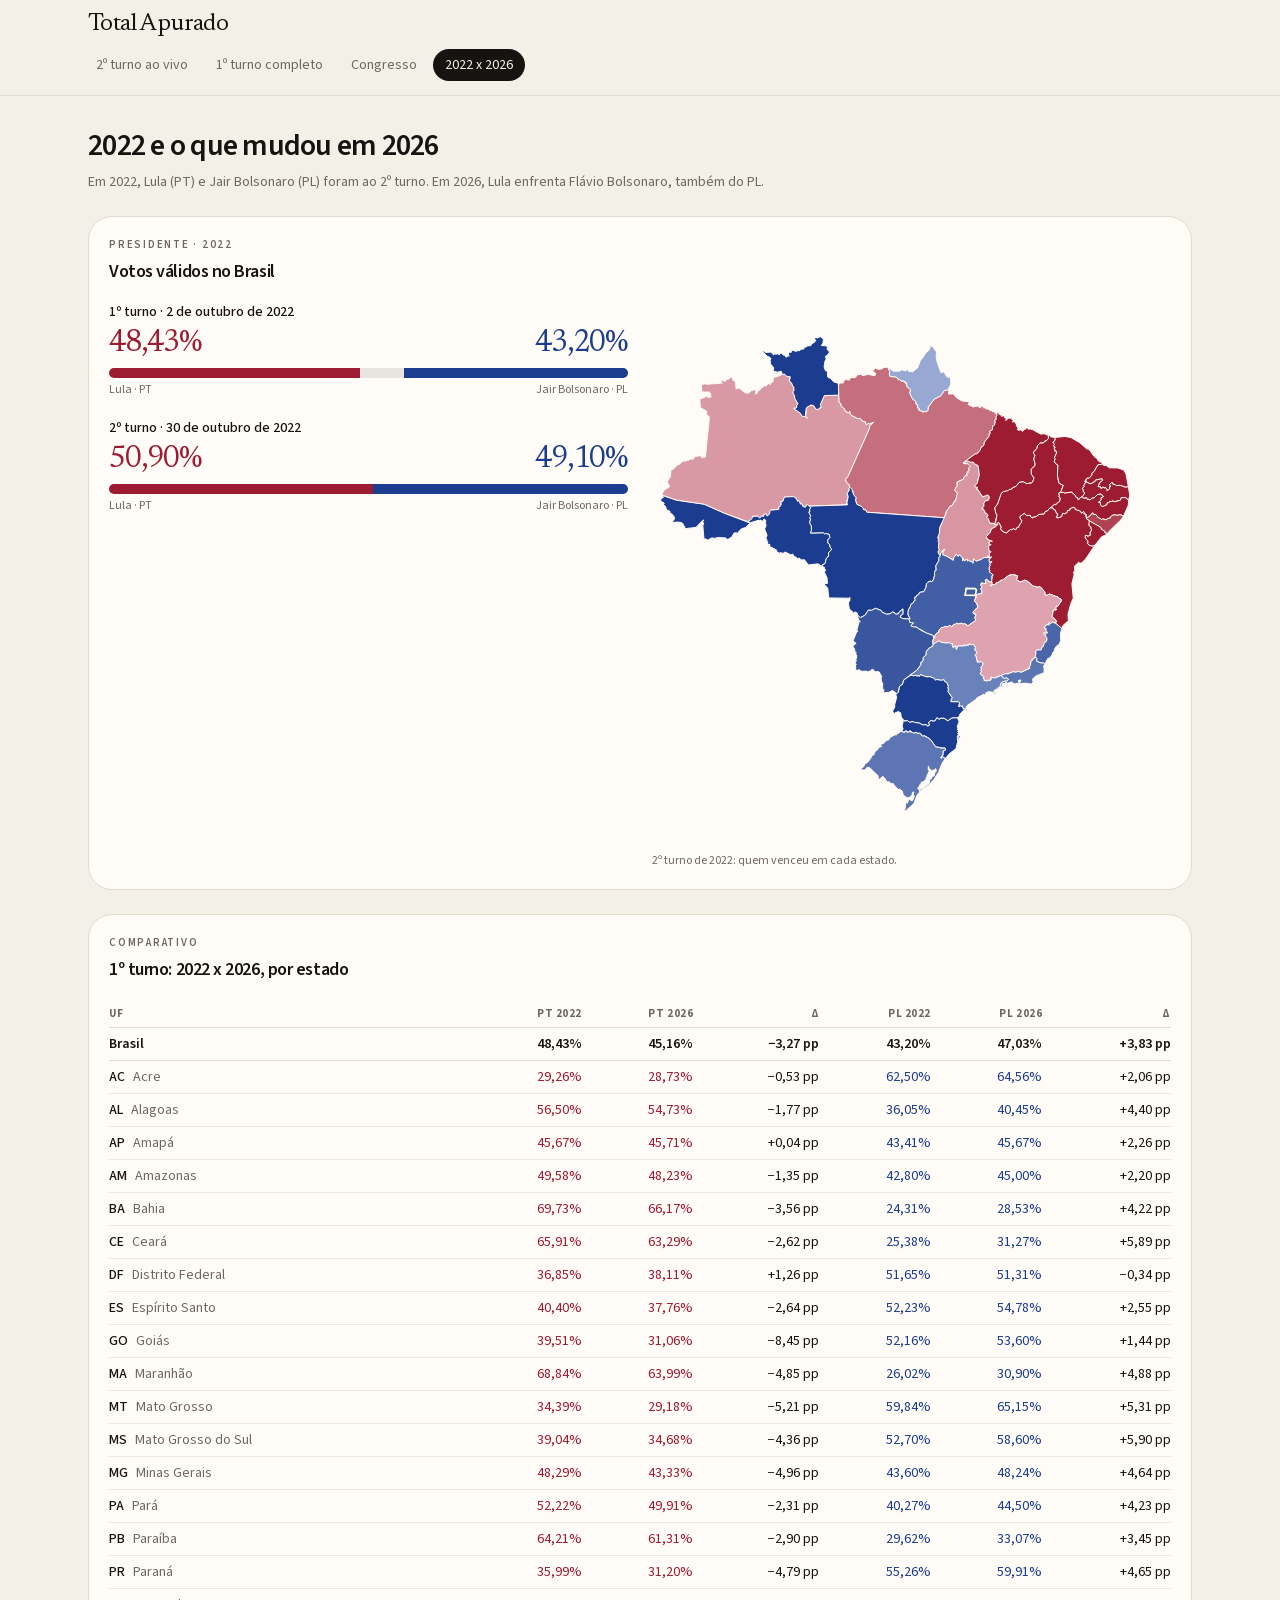
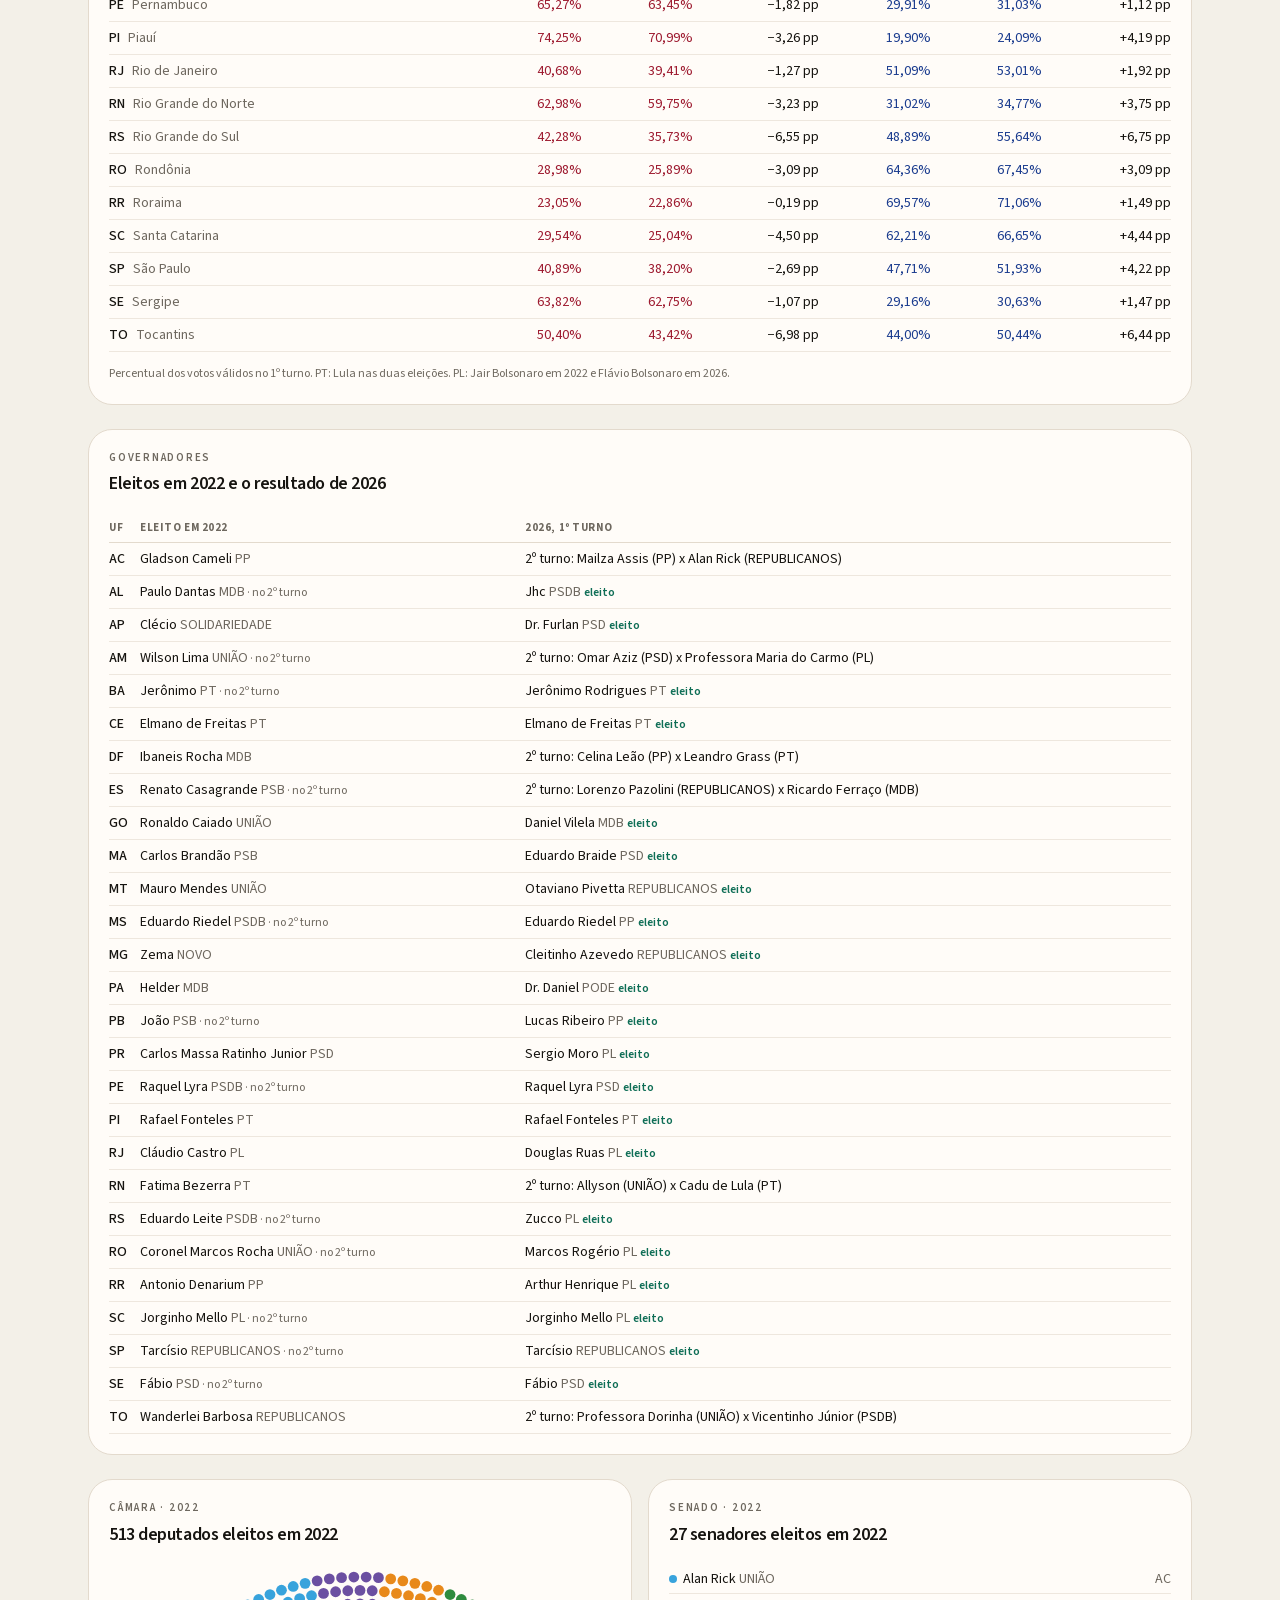
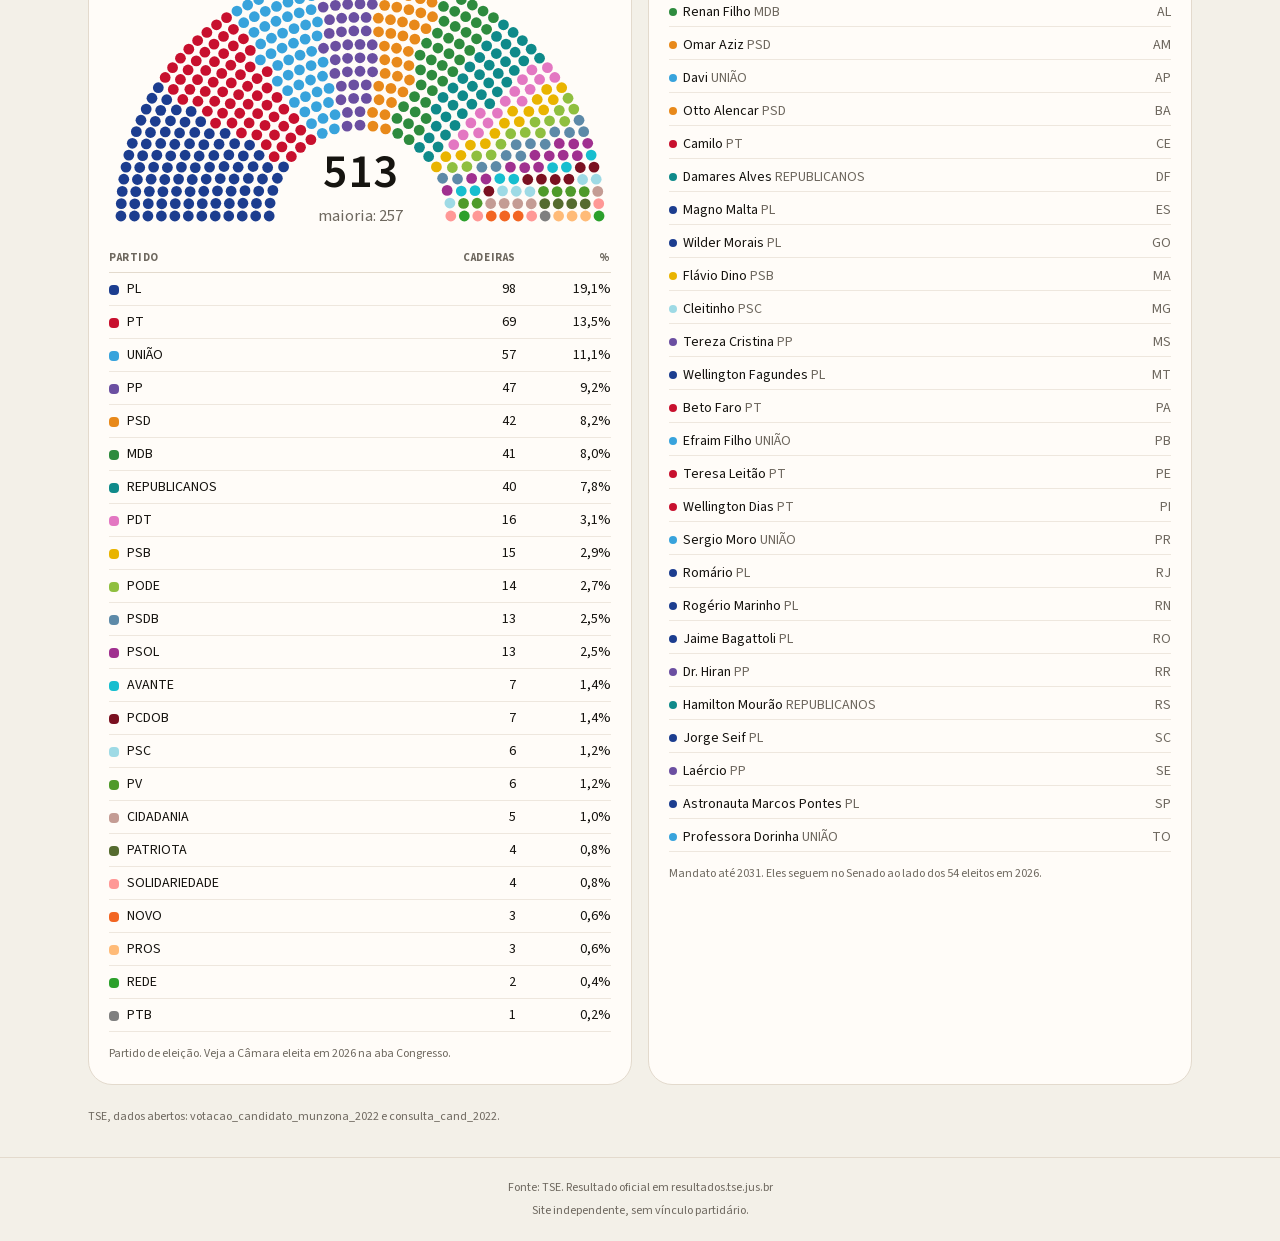
<file: 2022.html>
<!DOCTYPE html><!--tEFslkJqVVIUy3_m6rPvL--><html lang="pt-BR" class="__variable_6fae06 __variable_f4980e"><head><meta charSet="utf-8"/><meta name="viewport" content="width=device-width, initial-scale=1"/><link rel="stylesheet" href="/_next/static/css/24af34392ce57079.css" data-precedence="next"/><link rel="preload" as="script" fetchPriority="low" href="/_next/static/chunks/webpack-ddd9322ab512c63b.js"/><script src="/_next/static/chunks/4bd1b696-c023c6e3521b1417.js" async=""></script><script src="/_next/static/chunks/255-2005b055456c798b.js" async=""></script><script src="/_next/static/chunks/main-app-32e9a396e7c2e84e.js" async=""></script><script src="/_next/static/chunks/app/layout-6964cf0f77393009.js" async=""></script><script src="/_next/static/chunks/619-ba102abea3e3d0e4.js" async=""></script><script src="/_next/static/chunks/app/2022/page-98a83cedd1ab06a3.js" async=""></script><meta name="theme-color" content="#f3f0e8"/><title>Eleição de 2022 e comparativo com 2026 · Total Apurado</title><meta name="description" content="Resultado de 2022 para presidente, governadores, Senado e Câmara, comparado com o 1º turno de 2026. Fonte: TSE."/><meta property="og:title" content="Total Apurado"/><meta property="og:description" content="Apuração ao vivo do 2º turno para presidente em 2026, com mapa por estado. Fonte: TSE."/><meta property="og:url" content="https://totalapurado.pages.dev"/><meta property="og:site_name" content="Total Apurado"/><meta property="og:locale" content="pt_BR"/><meta property="og:image" content="https://totalapurado.pages.dev/og.png"/><meta property="og:image:width" content="1200"/><meta property="og:image:height" content="630"/><meta property="og:image:alt" content="Total Apurado"/><meta property="og:type" content="website"/><meta name="twitter:card" content="summary_large_image"/><meta name="twitter:site" content="@totalapurado"/><meta name="twitter:title" content="Total Apurado"/><meta name="twitter:description" content="Apuração ao vivo do 2º turno para presidente em 2026, com mapa por estado. Fonte: TSE."/><meta name="twitter:image" content="https://totalapurado.pages.dev/og.png"/><link rel="icon" href="/icon.svg?fd116ab699bb5d39" type="image/svg+xml" sizes="any"/><script>try{var t=localStorage.getItem('tema');if(t==='escuro'||(!t&&matchMedia('(prefers-color-scheme: dark)').matches))document.documentElement.classList.add('dark')}catch(e){}</script><script src="/_next/static/chunks/polyfills-42372ed130431b0a.js" noModule=""></script></head><body class="antialiased"><div hidden=""><!--$--><!--/$--></div><div class="min-h-dvh bg-bg text-ink"><header class="border-b border-line/80 bg-bg/85"><div class="mx-auto max-w-6xl px-4 py-3 sm:px-6"><a class="font-serif text-xl leading-none tracking-tight sm:text-2xl" data-serif="true" href="/">Total Apurado</a><div class="mt-3"><nav aria-label="Seções" class="-mx-1 flex gap-1 overflow-x-auto pb-0.5 text-sm"><a class="shrink-0 rounded-full px-3 py-1.5 text-muted hover:bg-ink/5 hover:text-ink" href="/">2º turno ao vivo</a><a class="shrink-0 rounded-full px-3 py-1.5 text-muted hover:bg-ink/5 hover:text-ink" href="/primeiro-turno">1º turno completo</a><a class="shrink-0 rounded-full px-3 py-1.5 text-muted hover:bg-ink/5 hover:text-ink" href="/congresso">Congresso</a><a aria-current="page" class="shrink-0 rounded-full px-3 py-1.5 bg-ink text-bg" href="/2022">2022 x 2026</a></nav></div></div></header><main class="mx-auto max-w-6xl px-4 py-5 sm:px-6 sm:py-8"><h1 class="text-2xl font-semibold tracking-tight sm:text-3xl">2022 e o que mudou em 2026</h1><p class="mt-2 text-sm text-muted">Em 2022, Lula (PT) e Jair Bolsonaro (PL) foram ao 2º turno. Em 2026, Lula enfrenta Flávio Bolsonaro, também do PL.</p><section class="mt-6 rounded-3xl border border-line bg-card p-4 sm:p-5"><p class="text-[11px] font-semibold uppercase tracking-[0.16em] text-muted">Presidente · 2022</p><h2 class="mt-1 text-lg font-semibold tracking-tight">Votos válidos no Brasil</h2><div class="mt-4 grid gap-6 lg:grid-cols-2"><div class="space-y-5"><div><p class="text-sm font-medium">1º turno · 2 de outubro de 2022</p><div class="mt-1 flex items-end justify-between gap-3"><p class="num text-3xl text-c13">48,43%</p><p class="num text-3xl text-c22">43,20%</p></div><div class="mt-1.5 flex h-2.5 overflow-hidden rounded-full bg-ink/10"><div class="bg-c13" style="width:48.43%"></div><div class="flex-1"></div><div class="bg-c22" style="width:43.2%"></div></div><p class="mt-1 flex justify-between text-xs text-muted"><span>Lula · PT</span><span>Jair Bolsonaro · PL</span></p></div><div><p class="text-sm font-medium">2º turno · 30 de outubro de 2022</p><div class="mt-1 flex items-end justify-between gap-3"><p class="num text-3xl text-c13">50,90%</p><p class="num text-3xl text-c22">49,10%</p></div><div class="mt-1.5 flex h-2.5 overflow-hidden rounded-full bg-ink/10"><div class="bg-c13" style="width:50.9%"></div><div class="flex-1"></div><div class="bg-c22" style="width:49.1%"></div></div><p class="mt-1 flex justify-between text-xs text-muted"><span>Lula · PT</span><span>Jair Bolsonaro · PL</span></p></div></div><div><svg viewBox="0 0 420 440" class="h-auto w-full" role="img" aria-label="2º turno de 2022 por estado"><path d="M 10.1 157.0 L 19.7 160.3 L 42.2 163.6 L 58.6 170.9 L 79.4 178.9 L 75.6 182.5 L 72.2 183.7 L 69.8 186.2 L 69.6 187.3 L 67.9 186.7 L 66.2 187.1 L 64.7 190.1 L 61.9 191.8 L 60.3 192.3 L 59.8 190.9 L 53.4 190.6 L 50.4 191.3 L 48.5 190.9 L 45.1 192.7 L 42.9 191.5 L 42.1 192.2 L 41.1 180.5 L 41.9 179.8 L 41.1 177.8 L 42.0 176.4 L 41.1 176.7 L 35.6 182.4 L 26.4 183.5 L 26.5 181.5 L 25.3 181.1 L 25.3 179.7 L 24.2 178.6 L 20.7 178.1 L 16.0 178.6 L 17.8 176.4 L 18.2 174.1 L 16.1 171.5 L 14.5 170.7 L 14.5 169.3 L 11.9 168.3 L 10.7 165.1 L 9.2 164.1 L 9.9 162.8 L 6.8 160.9 L 7.4 159.9 L 6.8 158.8 L 7.7 159.0 L 9.3 158.1 L 8.1 156.3 L 8.8 156.6 L 10.1 157.0 Z" style="fill:light-dark(#1c3d8f, #9ec0ff);stroke:light-dark(#fffcf8, #0d0f13);stroke-width:0.8"><title>Acre: Lula 29,70% · Bolsonaro 70,30%</title></path><path d="M 65.1 62.2 L 65.7 63.7 L 66.9 63.8 L 67.6 64.9 L 68.0 70.3 L 70.3 69.6 L 76.0 73.8 L 78.4 73.6 L 80.4 71.8 L 83.3 70.9 L 84.3 72.1 L 83.4 73.7 L 83.9 74.4 L 85.1 73.7 L 85.9 71.5 L 87.4 71.5 L 88.1 69.2 L 88.9 69.6 L 91.0 67.6 L 91.7 68.4 L 95.0 65.3 L 95.5 65.5 L 95.1 66.6 L 95.7 66.8 L 96.0 65.8 L 98.0 64.3 L 98.2 61.3 L 98.9 60.8 L 102.2 60.3 L 102.7 59.4 L 104.6 59.1 L 105.1 58.3 L 107.5 58.5 L 108.7 60.0 L 112.0 60.6 L 111.1 64.0 L 112.9 65.4 L 115.0 69.7 L 114.3 74.2 L 115.2 75.4 L 115.6 78.2 L 118.1 82.2 L 117.0 84.0 L 117.2 85.3 L 116.1 86.1 L 115.2 85.7 L 115.0 86.5 L 119.9 89.8 L 121.4 92.4 L 124.0 92.7 L 125.7 94.0 L 124.2 92.3 L 124.8 89.0 L 124.4 87.8 L 125.5 85.1 L 127.8 84.0 L 127.9 83.5 L 130.9 83.9 L 132.7 86.8 L 133.5 87.1 L 137.1 85.3 L 136.1 83.3 L 139.5 75.7 L 151.0 75.4 L 151.4 81.3 L 152.8 82.1 L 153.1 84.5 L 155.9 86.4 L 156.0 87.8 L 157.0 88.9 L 158.7 89.7 L 160.1 88.5 L 160.7 91.3 L 166.4 94.3 L 168.7 94.3 L 170.0 96.1 L 173.1 97.2 L 172.7 98.6 L 173.6 99.0 L 175.1 98.3 L 176.3 98.6 L 179.4 97.1 L 175.8 101.0 L 176.4 101.4 L 158.7 141.1 L 156.7 143.4 L 157.2 145.5 L 159.4 147.7 L 160.1 149.9 L 159.4 150.9 L 159.6 152.5 L 157.9 154.7 L 158.8 157.6 L 157.7 161.2 L 157.5 163.3 L 158.6 163.5 L 157.9 164.1 L 127.2 165.2 L 125.9 164.1 L 124.8 164.6 L 124.6 165.8 L 123.4 166.1 L 122.9 165.4 L 122.0 165.4 L 121.3 163.3 L 119.9 163.6 L 119.5 161.4 L 118.5 160.9 L 118.0 161.4 L 116.3 158.6 L 114.7 157.6 L 107.2 157.8 L 105.9 161.3 L 104.3 161.5 L 104.6 163.9 L 103.7 165.4 L 102.7 165.5 L 102.6 167.8 L 96.0 168.5 L 95.3 169.1 L 95.2 171.2 L 93.7 173.0 L 92.9 173.0 L 92.2 171.4 L 90.3 172.1 L 90.5 173.5 L 88.9 173.1 L 87.2 174.9 L 85.4 173.3 L 81.1 173.5 L 81.4 174.4 L 80.4 175.8 L 77.6 177.8 L 58.6 170.9 L 42.2 163.6 L 19.7 160.3 L 8.1 156.3 L 9.3 152.7 L 14.0 149.6 L 14.2 148.7 L 12.6 146.3 L 12.6 145.1 L 14.9 141.2 L 15.3 136.3 L 15.9 135.7 L 17.6 135.0 L 20.0 132.3 L 22.3 131.3 L 24.5 129.1 L 27.0 128.4 L 27.2 129.0 L 28.1 128.1 L 30.0 128.0 L 30.4 127.2 L 33.6 127.0 L 34.8 124.9 L 36.0 125.0 L 36.2 124.2 L 36.6 124.8 L 39.5 124.2 L 39.9 125.5 L 40.9 126.2 L 41.7 125.1 L 42.4 126.0 L 43.2 125.4 L 46.4 94.1 L 46.1 92.8 L 43.8 90.5 L 44.4 89.4 L 43.8 88.2 L 39.1 85.4 L 38.7 78.3 L 41.0 77.9 L 42.3 76.9 L 43.0 77.2 L 44.2 76.1 L 45.5 77.2 L 48.0 76.7 L 47.2 75.9 L 47.6 74.5 L 46.2 72.8 L 41.9 73.0 L 41.6 72.6 L 40.3 73.1 L 39.9 67.0 L 42.7 66.1 L 44.4 66.6 L 56.9 65.6 L 55.7 64.8 L 56.2 63.5 L 56.9 63.2 L 59.0 64.5 L 60.6 62.4 L 62.1 62.5 L 64.1 60.2 L 65.1 62.1 L 65.1 62.2 Z" style="fill:light-dark(#d999a4, #793d47);stroke:light-dark(#fffcf8, #0d0f13);stroke-width:0.8"><title>Amazonas: Lula 51,10% · Bolsonaro 48,90%</title></path><path d="M 139.9 48.1 L 139.3 52.5 L 140.3 55.5 L 142.1 56.3 L 142.0 60.3 L 142.9 60.2 L 142.6 61.2 L 144.2 61.6 L 147.1 64.7 L 150.9 65.8 L 151.0 75.4 L 139.5 75.7 L 136.1 83.3 L 137.1 85.2 L 135.4 85.8 L 134.9 86.9 L 132.7 86.8 L 130.9 83.9 L 129.2 83.4 L 127.9 83.5 L 127.8 84.1 L 125.8 84.8 L 124.8 86.1 L 124.1 91.4 L 125.6 94.0 L 124.0 92.7 L 121.4 92.4 L 119.9 89.8 L 115.0 86.5 L 115.2 85.7 L 116.1 86.1 L 117.2 85.3 L 117.0 84.0 L 118.1 82.2 L 115.6 78.2 L 115.2 75.4 L 114.3 74.2 L 114.2 72.4 L 114.9 71.5 L 114.7 68.6 L 114.1 68.6 L 112.9 65.4 L 111.1 64.0 L 112.0 60.6 L 108.7 60.0 L 107.5 58.5 L 105.2 58.4 L 104.7 56.1 L 101.6 56.8 L 98.0 55.9 L 98.5 53.2 L 95.9 50.1 L 95.6 47.3 L 96.2 45.8 L 95.1 44.6 L 93.0 43.8 L 89.3 39.7 L 90.6 39.6 L 92.1 40.9 L 96.2 40.5 L 98.3 42.8 L 99.4 42.0 L 101.2 42.3 L 101.2 41.3 L 103.1 42.8 L 103.8 41.5 L 106.0 41.7 L 105.9 42.8 L 107.2 43.1 L 108.7 44.8 L 109.9 43.5 L 111.0 43.9 L 110.3 42.0 L 110.7 40.7 L 112.7 40.7 L 112.7 39.9 L 113.8 39.1 L 116.9 40.0 L 118.5 39.0 L 119.0 39.7 L 120.6 38.2 L 122.8 38.1 L 123.2 36.7 L 125.5 36.1 L 125.1 35.4 L 128.5 35.4 L 129.4 33.5 L 131.0 33.0 L 132.5 31.4 L 131.1 28.7 L 134.1 29.0 L 136.3 28.1 L 138.6 29.8 L 138.7 30.7 L 138.3 33.4 L 137.0 35.2 L 140.8 35.5 L 142.1 36.4 L 141.6 38.2 L 142.7 38.6 L 142.4 39.2 L 143.8 40.4 L 142.3 42.7 L 140.3 44.0 L 141.0 46.1 L 139.9 48.0 L 139.9 48.1 Z" style="fill:light-dark(#1c3d8f, #9ec0ff);stroke:light-dark(#fffcf8, #0d0f13);stroke-width:0.8"><title>Roraima: Lula 23,92% · Bolsonaro 76,08%</title></path><path d="M 80.9 178.2 L 79.8 178.6 L 77.6 177.8 L 80.4 175.8 L 81.4 174.4 L 81.1 173.5 L 85.4 173.3 L 87.2 174.9 L 88.9 173.1 L 90.5 173.5 L 90.3 172.1 L 92.2 171.4 L 92.9 173.0 L 93.7 173.0 L 95.2 171.2 L 95.3 169.1 L 96.0 168.5 L 102.7 167.8 L 102.6 165.7 L 103.7 165.4 L 104.6 163.9 L 104.3 161.5 L 105.9 161.3 L 107.2 157.8 L 114.5 157.5 L 116.3 158.6 L 118.0 161.4 L 118.5 160.9 L 119.5 161.4 L 119.9 163.5 L 121.3 163.3 L 122.0 165.4 L 124.2 166.1 L 124.8 164.6 L 125.9 164.1 L 128.4 166.3 L 127.6 168.1 L 127.9 169.6 L 126.9 169.9 L 128.5 173.4 L 127.7 174.3 L 128.3 175.7 L 127.6 178.7 L 129.0 181.3 L 129.0 185.1 L 128.3 187.0 L 138.7 186.7 L 139.8 187.8 L 140.3 187.3 L 143.3 187.8 L 144.0 190.6 L 142.2 192.6 L 142.3 195.1 L 143.5 195.8 L 144.5 199.1 L 145.6 200.0 L 142.9 202.9 L 142.9 205.5 L 141.1 207.6 L 140.2 211.4 L 137.9 212.6 L 137.3 213.8 L 134.3 211.9 L 126.6 212.8 L 123.3 208.5 L 121.2 208.8 L 118.7 207.2 L 117.5 207.7 L 116.4 206.3 L 115.3 206.1 L 113.8 203.9 L 112.5 204.7 L 107.7 202.3 L 106.2 203.4 L 103.5 202.8 L 103.0 203.3 L 100.9 202.0 L 100.8 200.6 L 98.9 200.2 L 98.9 199.3 L 98.4 200.1 L 98.3 199.5 L 97.7 199.7 L 97.6 198.7 L 95.7 198.6 L 95.1 195.8 L 94.2 196.3 L 93.4 195.8 L 93.8 194.0 L 92.9 193.8 L 92.9 192.0 L 92.2 191.3 L 93.1 188.6 L 91.1 183.7 L 92.3 181.0 L 91.8 178.4 L 92.2 177.2 L 91.2 175.8 L 90.6 175.6 L 89.5 177.4 L 87.4 176.4 L 87.3 177.0 L 86.0 176.7 L 81.0 178.2 L 80.9 178.2 Z M 80.9 178.2 L 81.0 178.2 L 81.0 178.2 L 80.9 178.2 Z" style="fill:light-dark(#1c3d8f, #9ec0ff);stroke:light-dark(#fffcf8, #0d0f13);stroke-width:0.8"><title>Rondônia: Lula 29,34% · Bolsonaro 70,66%</title></path><path d="M 270.9 85.7 L 270.8 86.9 L 272.0 85.7 L 271.9 87.0 L 272.2 86.6 L 272.5 87.3 L 272.7 86.5 L 272.9 87.5 L 274.0 86.3 L 273.6 88.1 L 274.5 88.1 L 274.9 87.5 L 275.0 88.2 L 276.1 87.1 L 275.4 88.1 L 276.0 89.1 L 276.4 88.3 L 277.3 89.3 L 277.7 87.7 L 278.5 87.5 L 277.6 90.2 L 278.6 88.5 L 278.6 90.0 L 279.6 88.7 L 278.6 91.2 L 279.2 91.8 L 278.4 93.1 L 278.6 95.1 L 276.8 95.9 L 277.9 96.6 L 277.1 99.7 L 275.6 100.5 L 275.6 103.3 L 273.1 104.8 L 273.9 106.3 L 272.9 106.7 L 272.8 108.7 L 269.1 113.2 L 268.5 116.1 L 266.2 117.9 L 265.6 119.8 L 263.5 122.4 L 262.5 123.3 L 261.4 123.0 L 251.7 130.3 L 253.3 131.0 L 255.3 130.8 L 257.7 132.9 L 257.3 134.0 L 256.1 134.4 L 256.7 136.3 L 255.6 136.9 L 256.0 137.9 L 254.6 138.5 L 255.1 140.6 L 253.9 140.2 L 252.8 141.2 L 252.2 143.3 L 246.9 145.8 L 247.0 148.8 L 245.0 151.8 L 245.6 153.2 L 247.2 154.5 L 246.5 158.4 L 242.8 164.7 L 241.3 165.3 L 238.4 169.1 L 236.5 174.6 L 173.8 170.1 L 173.2 168.5 L 170.9 167.9 L 171.0 167.0 L 169.5 165.4 L 165.7 163.7 L 164.7 160.3 L 165.1 158.3 L 163.2 156.0 L 162.5 153.0 L 159.8 149.5 L 159.4 147.7 L 157.2 145.5 L 156.7 143.4 L 158.7 141.1 L 176.4 101.4 L 175.8 101.0 L 179.4 97.1 L 176.3 98.6 L 175.1 98.3 L 173.6 99.0 L 172.7 98.6 L 173.1 97.2 L 170.0 96.1 L 168.7 94.3 L 166.4 94.3 L 160.7 91.3 L 160.1 88.5 L 158.7 89.7 L 156.0 87.8 L 155.9 86.4 L 153.1 84.5 L 152.9 82.2 L 151.4 81.3 L 150.8 66.1 L 151.5 66.6 L 152.7 65.4 L 154.8 65.6 L 154.6 63.8 L 155.9 63.7 L 156.5 62.4 L 159.7 63.3 L 159.9 61.8 L 162.0 61.1 L 164.4 61.3 L 166.7 58.4 L 167.5 59.0 L 169.0 58.1 L 169.7 59.2 L 172.0 59.7 L 172.7 59.0 L 175.4 58.7 L 180.4 59.7 L 181.0 57.8 L 178.6 55.7 L 179.0 54.7 L 179.7 55.0 L 180.2 53.2 L 182.8 54.4 L 186.2 54.2 L 186.9 53.2 L 190.6 52.6 L 192.5 56.2 L 192.0 57.5 L 192.7 60.3 L 197.2 60.6 L 198.8 61.6 L 199.4 63.0 L 200.2 62.7 L 201.8 64.0 L 203.8 63.8 L 203.8 64.5 L 205.0 64.4 L 205.0 65.7 L 206.1 65.4 L 206.2 68.4 L 209.3 70.8 L 208.6 73.7 L 211.0 78.7 L 213.4 80.3 L 213.9 83.1 L 215.1 83.1 L 214.9 85.7 L 216.3 85.9 L 216.0 87.6 L 219.1 88.5 L 219.3 89.3 L 220.4 88.3 L 222.2 88.7 L 223.3 87.8 L 223.5 85.1 L 228.3 78.7 L 233.8 75.8 L 236.2 71.9 L 239.1 70.9 L 239.7 71.0 L 240.2 72.2 L 240.0 74.5 L 243.8 74.3 L 246.6 77.7 L 251.2 80.2 L 256.4 80.6 L 256.6 81.6 L 255.7 82.9 L 260.5 85.1 L 261.5 83.6 L 262.0 84.9 L 262.3 83.7 L 262.8 84.5 L 263.4 83.5 L 264.2 85.1 L 265.0 84.2 L 265.5 85.8 L 266.0 84.1 L 266.2 84.7 L 267.2 84.2 L 268.3 84.6 L 268.0 85.3 L 268.8 85.0 L 268.7 86.0 L 269.6 84.9 L 269.8 86.3 L 270.0 85.6 L 270.9 85.5 L 270.9 85.7 Z M 276.3 88.0 L 276.0 88.3 L 276.4 87.9 L 276.3 88.0 Z M 279.6 89.2 L 279.6 89.2 L 279.6 89.2 Z M 270.1 85.3 L 270.1 85.3 L 270.1 85.3 Z M 276.6 88.4 L 276.6 88.4 L 276.6 88.4 Z M 262.0 84.7 L 262.0 84.6 L 262.1 84.6 L 262.1 84.7 L 262.1 84.7 L 262.1 84.7 L 262.1 84.7 L 262.0 84.8 L 262.0 84.7 Z M 275.9 88.5 L 275.9 88.5 L 275.8 88.5 L 276.0 88.4 L 276.0 88.5 L 276.0 88.5 L 276.0 88.5 L 275.9 88.5 Z M 277.1 88.0 L 277.1 87.9 L 277.2 88.0 L 277.2 88.0 L 277.2 88.0 L 277.1 88.0 L 277.2 88.0 L 277.1 88.1 L 277.1 88.0 Z M 274.3 86.7 L 274.3 86.7 L 274.4 86.7 L 274.4 86.7 L 274.3 86.7 L 274.3 86.7 Z M 274.3 87.0 L 274.3 86.9 L 274.4 87.0 L 274.4 87.0 L 274.3 87.0 L 274.3 87.0 Z M 270.1 85.5 L 270.0 85.5 L 270.0 85.5 L 270.0 85.5 L 270.1 85.5 L 270.1 85.5 L 270.1 85.5 Z M 275.7 88.1 L 275.6 88.1 L 275.7 88.0 L 275.7 88.0 L 275.7 88.1 Z M 278.3 87.9 L 278.3 87.9 L 278.4 87.9 L 278.3 87.9 Z M 270.9 85.7 L 270.9 85.7 L 270.9 85.7 L 270.9 85.7 Z M 270.2 85.5 L 270.3 85.4 L 270.2 85.5 L 270.2 85.5 Z M 277.7 87.8 L 277.7 87.8 L 277.7 87.9 L 277.7 87.8 Z" style="fill:light-dark(#c56f7e, #a64f5b);stroke:light-dark(#fffcf8, #0d0f13);stroke-width:0.8"><title>Pará: Lula 54,75% · Bolsonaro 45,25%</title></path><path d="M 229.2 39.2 L 230.2 40.3 L 230.0 45.1 L 230.7 48.4 L 233.8 57.1 L 236.4 56.5 L 238.4 60.4 L 241.6 61.4 L 241.8 66.3 L 239.7 71.0 L 236.5 71.7 L 233.8 75.8 L 228.3 78.7 L 223.5 85.1 L 223.3 87.8 L 222.2 88.7 L 220.4 88.3 L 219.6 89.4 L 219.1 88.5 L 216.0 87.6 L 216.3 85.9 L 214.9 85.7 L 215.1 83.1 L 213.9 83.1 L 213.4 80.3 L 211.0 78.7 L 208.6 73.7 L 209.3 70.8 L 206.2 68.4 L 206.1 65.4 L 205.0 65.7 L 205.0 64.4 L 203.8 64.5 L 203.8 63.8 L 201.8 64.0 L 200.2 62.7 L 199.4 63.0 L 198.8 61.6 L 197.2 60.6 L 192.7 60.3 L 192.0 57.5 L 192.5 56.2 L 191.4 54.1 L 193.3 53.9 L 193.6 55.0 L 195.9 56.1 L 200.5 55.9 L 202.7 54.5 L 202.8 55.1 L 205.0 55.7 L 207.0 54.8 L 208.1 55.6 L 207.7 56.5 L 209.4 56.1 L 211.0 56.5 L 215.0 53.2 L 217.3 47.0 L 218.7 45.8 L 221.5 41.3 L 224.4 38.8 L 225.4 35.2 L 227.5 36.5 L 229.1 39.1 L 229.2 39.2 Z" style="fill:light-dark(#97a9d2, #485879);stroke:light-dark(#fffcf8, #0d0f13);stroke-width:0.8"><title>Amapá: Lula 48,64% · Bolsonaro 51,36%</title></path><path d="M 267.3 166.8 L 267.0 167.6 L 268.4 167.7 L 269.8 171.1 L 270.7 171.0 L 271.7 172.0 L 271.9 172.7 L 270.8 174.4 L 272.2 175.4 L 273.3 178.9 L 276.6 179.1 L 276.8 179.9 L 278.8 180.1 L 279.7 179.1 L 278.4 181.7 L 274.6 183.7 L 273.8 186.3 L 270.5 190.0 L 271.8 192.3 L 275.4 193.5 L 273.3 193.5 L 272.6 195.9 L 274.5 196.3 L 272.3 197.6 L 272.7 200.6 L 273.5 202.2 L 274.5 202.1 L 273.2 203.1 L 272.9 206.7 L 274.6 206.5 L 272.3 207.1 L 271.9 205.4 L 271.5 206.9 L 268.7 206.8 L 266.5 208.3 L 262.2 209.8 L 260.3 207.8 L 259.8 211.5 L 258.4 209.9 L 257.1 209.9 L 256.2 209.0 L 255.2 209.7 L 255.2 208.1 L 252.6 209.5 L 252.0 207.8 L 251.3 209.7 L 251.2 207.1 L 248.8 204.5 L 247.7 206.0 L 246.4 204.3 L 245.2 205.2 L 243.9 209.1 L 238.8 205.9 L 235.3 204.6 L 235.2 203.0 L 236.8 200.1 L 234.6 201.6 L 233.2 204.7 L 232.2 204.3 L 231.4 202.2 L 232.3 200.4 L 231.7 198.1 L 232.2 194.9 L 231.4 193.5 L 232.1 192.1 L 231.3 190.6 L 232.6 186.8 L 232.7 182.7 L 234.5 179.7 L 234.8 177.5 L 237.6 172.1 L 238.4 169.1 L 241.3 165.3 L 242.8 164.7 L 245.8 160.2 L 247.2 154.5 L 245.6 153.2 L 245.0 151.8 L 247.0 148.8 L 246.9 145.8 L 252.2 143.3 L 252.5 141.8 L 253.9 140.3 L 255.1 140.6 L 254.6 138.5 L 256.0 137.9 L 255.6 136.9 L 256.7 136.3 L 256.1 134.4 L 257.7 133.1 L 255.3 130.8 L 251.8 130.5 L 252.4 129.9 L 253.2 130.2 L 254.0 128.8 L 255.6 128.6 L 258.3 129.7 L 259.8 129.4 L 260.6 130.8 L 263.9 132.4 L 264.9 139.8 L 263.2 146.7 L 261.0 148.9 L 261.9 149.9 L 263.4 149.9 L 263.5 150.6 L 262.5 151.3 L 263.3 151.3 L 267.6 157.6 L 271.9 156.1 L 273.1 157.3 L 272.7 159.9 L 269.7 161.1 L 268.6 163.0 L 268.5 165.5 L 267.3 166.8 L 267.3 166.8 Z" style="fill:light-dark(#d796a1, #7c3e48);stroke:light-dark(#fffcf8, #0d0f13);stroke-width:0.8"><title>Tocantins: Lula 51,36% · Bolsonaro 48,64%</title></path><path d="M 267.4 166.8 L 268.5 165.5 L 268.6 163.0 L 269.7 161.1 L 272.3 160.4 L 273.1 157.9 L 271.9 156.1 L 267.6 157.6 L 263.3 151.3 L 262.5 151.3 L 263.5 150.6 L 263.4 149.9 L 261.9 149.9 L 261.0 148.9 L 263.2 146.7 L 264.9 139.8 L 263.9 132.4 L 260.6 130.8 L 260.2 129.6 L 257.4 129.6 L 255.6 128.6 L 253.9 128.9 L 253.2 130.2 L 251.7 130.3 L 261.4 123.0 L 263.1 122.8 L 265.6 119.8 L 266.2 117.9 L 268.5 116.1 L 269.1 113.2 L 272.8 108.7 L 272.9 106.7 L 273.9 106.3 L 273.1 104.8 L 275.6 103.3 L 275.6 100.5 L 277.1 99.7 L 277.9 96.6 L 276.8 95.9 L 278.6 95.1 L 278.4 93.1 L 279.2 91.8 L 278.7 90.7 L 280.7 89.1 L 280.8 90.9 L 281.9 89.1 L 281.2 90.3 L 281.7 90.1 L 281.6 91.4 L 282.1 90.3 L 281.8 91.4 L 283.5 90.1 L 282.8 91.0 L 283.4 92.1 L 283.0 92.6 L 284.4 91.3 L 284.3 91.7 L 285.0 91.4 L 284.7 92.2 L 285.2 91.6 L 285.0 92.8 L 286.1 91.6 L 285.3 93.0 L 285.7 94.1 L 285.7 93.2 L 286.0 92.9 L 286.1 93.6 L 287.0 92.0 L 287.2 93.0 L 286.3 93.5 L 286.4 94.2 L 287.2 93.7 L 286.5 96.0 L 287.0 94.7 L 287.6 94.9 L 288.7 93.4 L 288.8 94.1 L 289.2 92.5 L 289.3 94.0 L 290.7 94.1 L 292.0 93.1 L 291.1 95.0 L 291.9 94.7 L 292.1 95.5 L 293.1 94.5 L 292.9 95.1 L 293.3 94.6 L 293.6 95.2 L 292.2 95.6 L 292.1 96.4 L 293.0 96.3 L 291.9 97.0 L 294.1 96.4 L 293.6 97.5 L 294.3 96.9 L 294.2 97.5 L 294.7 97.4 L 294.0 97.9 L 295.0 98.4 L 294.8 100.3 L 295.8 101.1 L 296.2 102.3 L 295.6 103.0 L 296.4 103.9 L 299.5 103.1 L 298.6 103.7 L 300.1 103.9 L 299.8 104.8 L 301.1 103.0 L 302.2 102.9 L 303.6 101.5 L 304.7 103.1 L 305.9 102.7 L 307.8 103.2 L 314.6 106.9 L 317.1 106.6 L 318.9 106.9 L 319.1 107.6 L 321.1 107.4 L 320.6 108.9 L 321.2 109.8 L 319.7 111.9 L 317.9 112.5 L 316.9 114.1 L 314.0 114.1 L 312.1 116.2 L 311.5 118.5 L 308.8 121.5 L 308.9 122.9 L 310.0 124.0 L 308.9 127.0 L 310.1 131.0 L 309.8 132.6 L 306.9 135.2 L 307.0 139.4 L 309.2 142.3 L 308.1 145.6 L 307.3 146.4 L 303.2 147.0 L 300.4 145.5 L 297.3 145.9 L 294.5 149.3 L 291.9 150.3 L 290.6 151.9 L 289.4 151.5 L 288.3 152.6 L 283.1 154.3 L 279.7 163.5 L 277.4 166.6 L 278.2 170.8 L 279.2 172.2 L 277.3 179.9 L 276.6 179.1 L 273.3 178.9 L 272.2 175.4 L 270.8 174.4 L 271.9 172.7 L 271.7 172.0 L 270.7 171.0 L 269.8 171.1 L 269.0 168.6 L 268.3 168.4 L 268.4 167.7 L 267.0 167.6 L 267.3 167.0 L 267.4 166.8 Z M 291.9 96.9 L 291.9 96.9 L 291.9 96.9 L 291.9 96.9 Z M 294.2 98.1 L 294.3 98.2 L 294.3 98.1 L 294.2 98.1 Z M 282.7 92.3 L 282.7 92.4 L 282.8 92.3 L 282.7 92.3 Z M 281.4 90.4 L 281.4 90.4 L 281.5 90.4 L 281.4 90.4 Z M 282.0 91.7 L 282.0 91.7 L 282.0 91.6 L 282.0 91.6 L 282.0 91.6 L 282.0 91.7 Z M 293.0 97.1 L 293.1 97.0 L 293.1 97.0 L 293.0 97.1 Z M 286.2 95.5 L 286.1 95.6 L 286.2 95.6 L 286.2 95.4 L 286.2 95.5 Z M 292.1 95.2 L 292.1 95.2 L 292.2 95.1 L 292.1 95.2 Z M 288.8 94.2 L 288.9 94.3 L 289.0 94.2 L 289.0 94.2 L 288.9 94.3 L 288.9 94.2 L 288.8 94.2 L 288.8 94.2 Z M 282.0 91.1 L 282.1 90.9 L 282.0 91.0 L 282.0 91.1 Z M 284.5 92.0 L 284.5 92.1 L 284.5 92.0 L 284.5 92.0 L 284.5 92.0 Z M 282.2 91.9 L 282.2 92.0 L 282.2 92.0 L 282.2 91.9 L 282.3 91.8 L 282.2 91.9 Z M 291.6 97.1 L 291.5 97.1 L 291.8 97.1 L 291.6 97.1 Z M 286.5 93.1 L 286.5 93.0 L 286.6 93.0 L 286.6 93.0 L 286.5 93.0 L 286.4 92.9 L 286.5 93.0 L 286.5 93.1 Z M 281.2 91.0 L 281.3 91.0 L 281.2 91.0 Z M 284.3 92.1 L 284.3 92.0 L 284.4 91.9 L 284.3 91.8 L 284.3 91.9 L 284.3 91.9 L 284.3 92.1 Z M 286.2 94.3 L 286.1 94.4 L 286.2 94.3 Z M 290.5 92.4 L 290.6 91.7 L 291.8 92.3 L 290.3 93.0 L 289.9 92.3 L 290.5 92.4 L 290.5 92.4 Z M 291.0 92.3 L 291.0 92.4 L 291.0 92.4 L 291.0 92.3 Z M 291.1 92.2 L 291.1 92.2 L 291.1 92.2 Z M 283.4 91.6 L 284.1 89.9 L 283.9 92.1 L 283.2 92.2 L 283.5 91.8 L 283.4 91.6 Z M 283.6 91.6 L 283.6 91.7 L 283.7 91.7 L 283.7 91.8 L 283.7 91.7 L 283.6 91.6 L 283.6 91.6 Z M 292.1 94.2 L 292.5 93.8 L 292.2 94.2 L 292.1 94.2 Z M 292.4 94.2 L 292.6 93.6 L 292.4 94.2 L 292.4 94.2 Z M 283.4 90.6 L 283.4 91.3 L 283.4 90.8 L 283.4 90.6 Z M 284.8 90.7 L 284.3 91.1 L 284.8 90.7 L 284.8 90.7 Z M 293.8 96.9 L 293.8 96.9 L 293.8 96.9 Z M 292.8 94.6 L 292.9 94.5 L 292.8 94.6 Z M 282.3 89.9 L 282.4 89.9 L 282.3 89.9 Z M 282.3 90.5 L 282.3 90.6 L 282.3 90.5 Z M 284.6 92.0 L 284.7 91.9 L 284.6 92.0 Z M 289.3 93.0 L 289.4 92.8 L 289.3 93.0 Z M 289.2 93.5 L 289.3 93.3 L 289.4 93.4 L 289.5 93.5 L 289.4 93.6 L 289.2 93.5 L 289.2 93.5 Z M 289.8 92.8 L 289.9 92.7 L 289.8 92.8 Z M 292.5 95.8 L 292.7 95.8 L 292.7 95.8 L 292.8 95.9 L 292.6 95.9 L 292.5 95.9 L 292.5 95.8 Z M 283.4 91.6 L 283.3 91.5 L 283.4 91.6 Z M 295.2 99.7 L 295.1 99.7 L 295.0 99.7 L 295.4 99.5 L 295.3 99.7 L 295.2 99.7 Z M 295.0 100.0 L 295.1 100.0 L 295.0 100.0 Z M 286.2 92.7 L 286.2 92.7 L 286.2 92.7 Z M 289.4 93.3 L 289.5 93.3 L 289.4 93.3 Z M 292.8 95.6 L 292.8 95.6 L 292.8 95.6 L 292.9 95.6 L 292.8 95.7 L 292.7 95.7 L 292.7 95.7 L 292.7 95.6 L 292.8 95.6 Z M 295.4 99.2 L 295.3 99.3 L 295.3 99.2 L 295.4 99.2 L 295.4 99.1 L 295.4 99.1 L 295.5 99.1 L 295.5 99.2 L 295.4 99.2 Z M 293.8 97.1 L 293.8 96.9 L 293.8 97.1 Z M 289.3 93.2 L 289.3 93.1 L 289.3 93.1 L 289.4 93.0 L 289.3 93.3 L 289.3 93.2 L 289.3 93.2 L 289.3 93.2 Z M 285.0 92.7 L 285.1 92.7 L 285.0 92.7 Z M 289.7 92.2 L 289.8 92.2 L 289.8 92.3 L 289.7 92.3 L 289.7 92.2 L 289.7 92.2 Z M 282.3 91.1 L 282.3 91.1 L 282.2 91.0 L 282.3 91.0 L 282.3 91.0 L 282.4 91.0 L 282.3 91.1 Z M 290.2 92.9 L 290.2 92.9 L 290.2 92.9 L 290.2 93.0 L 290.1 93.0 L 290.1 93.0 L 290.0 92.8 L 290.1 92.9 L 290.2 92.9 Z M 293.8 97.2 L 293.8 97.2 L 293.8 97.2 Z M 284.0 91.8 L 284.0 91.9 L 284.0 91.9 L 284.0 91.9 L 283.9 92.0 L 283.9 92.0 L 283.9 91.9 L 283.9 91.8 L 284.0 91.8 Z M 291.8 94.5 L 291.9 94.5 L 291.9 94.6 L 291.9 94.6 L 291.9 94.6 L 291.8 94.6 L 291.8 94.5 Z M 284.6 91.3 L 284.6 91.3 L 284.6 91.3 Z M 312.0 105.1 L 312.0 105.1 L 312.0 105.1 Z M 299.6 103.1 L 299.7 103.0 L 299.7 103.0 L 299.7 103.1 L 299.7 103.1 L 299.6 103.1 Z M 293.9 96.8 L 293.8 96.8 L 293.8 96.8 L 293.9 96.7 L 293.9 96.7 L 294.0 96.7 L 293.9 96.8 Z M 283.8 91.8 L 283.8 91.7 L 283.8 91.7 L 283.9 91.7 L 283.9 91.8 L 283.9 91.8 L 283.9 91.8 L 283.8 91.8 Z M 283.7 92.2 L 283.8 92.2 L 283.8 92.3 L 283.7 92.3 L 283.7 92.2 Z M 283.8 91.1 L 283.8 91.2 L 283.8 91.1 L 283.8 91.1 L 283.8 91.1 L 283.9 91.1 L 283.9 91.1 L 283.9 91.1 L 283.8 91.1 Z M 299.5 103.1 L 299.6 103.1 L 299.6 103.1 L 299.6 103.1 L 299.5 103.1 L 299.5 103.1 L 299.5 103.1 L 299.5 103.1 Z M 288.8 93.5 L 288.8 93.5 L 288.8 93.5 L 288.8 93.5 L 288.8 93.6 L 288.8 93.5 L 288.8 93.5 Z M 292.3 94.6 L 292.3 94.7 L 292.3 94.6 L 292.4 94.6 L 292.3 94.6 Z M 291.4 92.4 L 291.4 92.4 L 291.4 92.4 L 291.4 92.4 L 291.4 92.4 L 291.4 92.4 Z M 289.8 92.8 L 289.8 92.8 L 289.8 92.8 L 289.8 92.9 L 289.8 92.8 Z M 288.8 93.7 L 288.8 93.7 L 288.8 93.7 L 288.8 93.7 L 288.8 93.7 Z M 295.3 100.3 L 295.3 100.2 L 295.3 100.2 L 295.3 100.3 L 295.3 100.3 Z M 282.1 91.2 L 282.1 91.1 L 282.1 91.2 L 282.1 91.2 L 282.1 91.2 L 282.1 91.2 Z M 267.4 166.8 L 267.4 166.8 L 267.3 166.8 L 267.3 166.8 L 267.3 166.8 L 267.4 166.8 L 267.4 166.8 Z M 289.1 92.8 L 289.1 92.9 L 289.1 92.9 L 289.1 92.8 Z M 289.1 92.8 L 289.1 92.8 L 289.1 92.8 L 289.1 92.8 Z M 284.7 91.3 L 284.7 91.3 L 284.7 91.3 L 284.7 91.3 Z M 292.5 94.9 L 292.5 94.8 L 292.5 94.8 L 292.5 94.9 Z M 282.6 90.5 L 282.7 90.5 L 282.7 90.5 L 282.6 90.5 Z" style="fill:light-dark(#9e1c31, #ff7384);stroke:light-dark(#fffcf8, #0d0f13);stroke-width:0.8"><title>Maranhão: Lula 71,14% · Bolsonaro 28,86%</title></path><path d="M 321.9 108.3 L 323.3 109.3 L 325.9 109.6 L 326.5 110.5 L 324.7 113.9 L 325.8 115.2 L 325.1 115.9 L 325.3 117.0 L 326.3 117.4 L 325.6 118.5 L 326.3 119.7 L 325.9 120.6 L 327.3 120.7 L 327.5 122.0 L 325.7 125.8 L 326.4 126.8 L 325.5 128.8 L 326.5 130.6 L 328.5 132.0 L 328.1 140.5 L 329.4 146.7 L 332.8 148.4 L 330.7 154.1 L 329.1 154.8 L 329.7 156.2 L 329.3 157.7 L 330.5 158.5 L 329.9 161.5 L 326.4 164.3 L 325.7 163.8 L 323.5 166.1 L 321.9 166.7 L 320.1 169.1 L 318.4 169.5 L 317.2 171.7 L 313.2 171.9 L 310.7 173.8 L 308.5 174.1 L 308.1 174.9 L 306.4 173.9 L 306.2 172.7 L 303.2 172.8 L 301.3 171.1 L 297.7 173.7 L 298.2 175.9 L 299.4 176.7 L 298.9 177.4 L 299.3 178.3 L 298.2 179.1 L 296.6 182.4 L 295.6 182.3 L 294.5 184.4 L 292.6 183.5 L 290.9 184.4 L 290.2 184.1 L 286.7 187.0 L 283.7 185.8 L 282.0 183.7 L 282.5 182.0 L 280.9 178.7 L 279.4 179.0 L 278.8 180.1 L 277.2 179.5 L 278.0 178.5 L 279.2 172.2 L 278.2 170.8 L 277.4 166.6 L 279.7 163.5 L 282.6 155.1 L 284.2 153.5 L 288.3 152.6 L 289.4 151.5 L 290.6 151.9 L 291.9 150.3 L 294.5 149.3 L 297.1 146.0 L 300.4 145.5 L 303.2 147.0 L 307.3 146.4 L 308.1 145.6 L 309.2 142.3 L 307.0 139.4 L 306.9 135.2 L 309.8 132.6 L 310.1 131.0 L 308.9 127.0 L 310.0 124.0 L 308.9 122.9 L 308.8 121.5 L 311.5 118.5 L 312.1 116.2 L 314.0 114.1 L 316.9 114.1 L 317.7 112.7 L 319.1 112.4 L 320.9 110.3 L 320.8 107.9 L 321.9 108.2 L 321.9 108.3 Z" style="fill:light-dark(#9e1c31, #ff7384);stroke:light-dark(#fffcf8, #0d0f13);stroke-width:0.8"><title>Piauí: Lula 76,86% · Bolsonaro 23,14%</title></path><path d="M 338.9 109.6 L 346.2 113.9 L 351.7 118.8 L 353.6 119.2 L 357.7 124.9 L 360.0 126.6 L 361.5 128.9 L 364.1 129.9 L 364.7 131.2 L 360.8 131.8 L 357.8 137.2 L 355.9 138.8 L 356.2 139.4 L 354.9 141.5 L 353.4 142.7 L 352.1 142.6 L 350.6 144.5 L 350.3 145.5 L 351.1 145.8 L 349.4 148.5 L 349.9 149.4 L 348.4 150.5 L 348.3 151.4 L 349.2 152.0 L 348.9 153.4 L 350.3 154.5 L 348.9 157.1 L 346.0 158.8 L 345.7 159.7 L 344.5 159.7 L 344.2 158.3 L 342.6 157.6 L 342.5 156.4 L 339.4 153.9 L 333.6 154.7 L 333.0 154.1 L 330.7 154.1 L 332.8 148.4 L 329.4 146.7 L 328.1 140.5 L 328.5 132.0 L 326.5 130.6 L 325.5 128.8 L 326.4 126.8 L 325.7 125.8 L 327.5 122.0 L 327.3 120.7 L 325.9 120.6 L 326.3 119.7 L 325.6 118.5 L 326.3 117.4 L 325.3 117.0 L 325.1 115.9 L 325.8 115.2 L 324.7 113.9 L 326.5 111.3 L 325.9 109.6 L 334.2 108.8 L 338.9 109.7 L 338.9 109.6 Z M 338.9 109.6 L 338.9 109.6 L 338.8 109.6 L 338.9 109.6 Z" style="fill:light-dark(#9e1c31, #ff7384);stroke:light-dark(#fffcf8, #0d0f13);stroke-width:0.8"><title>Ceará: Lula 69,97% · Bolsonaro 30,03%</title></path><path d="M 365.6 132.3 L 367.5 132.3 L 370.0 134.2 L 377.0 134.3 L 381.7 135.9 L 383.6 139.3 L 385.5 149.4 L 383.5 150.0 L 378.9 148.4 L 375.7 148.6 L 374.8 147.7 L 373.1 147.8 L 373.0 146.5 L 371.9 146.3 L 370.4 147.7 L 371.2 149.5 L 370.3 149.2 L 370.3 151.3 L 368.1 152.8 L 368.1 151.4 L 367.2 150.2 L 366.0 150.7 L 365.6 149.9 L 363.3 150.9 L 362.9 149.5 L 360.9 149.5 L 361.1 147.9 L 361.9 147.7 L 362.4 145.8 L 364.5 144.5 L 364.5 143.2 L 358.8 144.2 L 358.6 145.2 L 354.9 147.2 L 351.4 145.7 L 351.8 145.0 L 350.6 145.1 L 352.1 142.6 L 353.7 142.6 L 355.3 140.9 L 356.2 139.4 L 355.9 138.8 L 357.8 137.2 L 360.8 131.8 L 364.7 131.2 L 365.5 132.3 L 365.6 132.3 Z" style="fill:light-dark(#9e1c31, #ff7384);stroke:light-dark(#fffcf8, #0d0f13);stroke-width:0.8"><title>Rio Grande do Norte: Lula 65,10% · Bolsonaro 34,90%</title></path><path d="M 364.0 143.1 L 364.6 144.3 L 362.3 146.0 L 360.9 149.5 L 362.9 149.5 L 363.3 150.9 L 365.6 149.9 L 366.0 150.7 L 367.2 150.2 L 368.1 151.4 L 368.1 152.8 L 370.3 151.3 L 370.3 149.2 L 371.2 149.5 L 370.4 147.7 L 371.9 146.3 L 373.0 146.5 L 373.1 147.8 L 374.8 147.7 L 375.7 148.6 L 378.9 148.4 L 383.5 150.0 L 385.5 149.4 L 386.6 156.2 L 385.9 160.0 L 384.7 159.8 L 383.6 158.3 L 379.7 158.4 L 379.0 160.5 L 374.4 161.6 L 372.3 161.0 L 371.8 161.6 L 370.3 161.3 L 370.0 162.3 L 368.4 162.5 L 368.1 164.1 L 364.4 165.7 L 362.9 164.2 L 362.8 162.1 L 361.2 162.1 L 363.3 160.4 L 363.3 158.4 L 365.2 157.6 L 364.8 156.6 L 362.9 155.3 L 360.3 156.0 L 357.7 158.7 L 356.6 158.6 L 354.3 160.2 L 353.5 159.6 L 352.3 160.0 L 351.7 158.4 L 349.4 159.0 L 348.3 157.5 L 350.3 154.5 L 348.9 153.4 L 349.2 152.0 L 348.3 151.4 L 348.4 150.5 L 349.9 149.4 L 349.4 148.5 L 351.1 145.8 L 350.3 145.5 L 351.8 145.0 L 351.4 145.7 L 354.9 147.2 L 358.6 145.2 L 358.8 144.2 L 363.9 143.0 L 364.0 143.1 Z M 386.1 154.4 L 386.1 154.4 L 386.1 154.4 Z" style="fill:light-dark(#9e1c31, #ff7384);stroke:light-dark(#fffcf8, #0d0f13);stroke-width:0.8"><title>Paraíba: Lula 66,62% · Bolsonaro 33,38%</title></path><path d="M 363.4 155.7 L 365.2 157.6 L 363.3 158.4 L 363.3 160.4 L 361.2 162.1 L 362.8 162.1 L 362.9 164.2 L 364.4 165.7 L 368.1 164.1 L 368.4 162.5 L 370.0 162.3 L 370.3 161.3 L 371.8 161.6 L 372.3 161.0 L 374.4 161.6 L 379.0 160.5 L 379.7 158.4 L 383.6 158.3 L 384.7 159.8 L 385.8 160.0 L 385.4 164.6 L 381.6 173.3 L 378.6 172.0 L 375.8 172.8 L 375.5 172.1 L 374.5 172.1 L 372.2 172.9 L 372.3 173.5 L 370.7 174.2 L 371.0 174.9 L 369.0 175.2 L 367.3 176.3 L 364.8 175.4 L 363.9 176.4 L 362.5 174.9 L 361.3 174.8 L 359.1 171.9 L 357.1 172.0 L 356.6 170.6 L 354.2 173.3 L 351.6 174.9 L 351.3 171.8 L 349.5 171.5 L 349.7 170.0 L 348.8 169.7 L 348.0 171.2 L 346.6 169.2 L 342.6 168.1 L 342.2 166.6 L 341.2 166.2 L 338.2 167.3 L 338.1 168.6 L 336.1 168.8 L 336.2 169.8 L 335.3 170.9 L 333.6 171.4 L 332.5 170.9 L 331.5 173.7 L 328.7 174.8 L 327.2 174.4 L 328.4 171.6 L 327.0 170.7 L 326.2 168.2 L 325.2 168.2 L 324.4 166.8 L 322.1 166.7 L 325.7 163.8 L 326.4 164.3 L 326.8 163.5 L 327.3 163.7 L 327.9 162.5 L 329.9 161.5 L 330.5 158.5 L 329.3 157.7 L 329.7 156.2 L 329.1 154.8 L 330.7 154.1 L 333.0 154.1 L 333.6 154.7 L 339.4 153.9 L 342.5 156.4 L 342.6 157.6 L 344.2 158.3 L 344.5 159.7 L 345.7 159.7 L 346.0 158.8 L 348.3 157.6 L 349.4 159.0 L 351.7 158.4 L 352.3 160.0 L 353.5 159.6 L 354.3 160.2 L 356.6 158.6 L 357.7 158.7 L 360.3 156.0 L 363.2 155.5 L 363.4 155.7 Z M 413.1 125.9 L 412.8 126.0 L 413.1 125.9 Z M 413.2 125.9 L 413.2 125.9 L 413.2 125.9 L 413.2 125.9 L 413.2 125.9 Z" style="fill:light-dark(#9e1c31, #ff7384);stroke:light-dark(#fffcf8, #0d0f13);stroke-width:0.8"><title>Pernambuco: Lula 66,93% · Bolsonaro 33,07%</title></path><path d="M 378.6 172.1 L 381.6 173.3 L 379.3 176.5 L 369.6 185.9 L 368.3 188.0 L 367.8 187.0 L 366.7 187.0 L 366.3 185.4 L 363.7 184.0 L 363.0 182.3 L 355.7 178.3 L 351.9 175.8 L 351.6 174.9 L 354.2 173.3 L 356.6 170.6 L 357.1 172.0 L 359.1 171.9 L 361.3 174.8 L 362.5 174.9 L 363.9 176.4 L 364.8 175.4 L 367.3 176.3 L 369.0 175.2 L 371.0 174.9 L 370.7 174.2 L 372.8 172.5 L 375.4 172.1 L 375.8 172.8 L 378.7 172.1 L 378.6 172.1 Z M 380.0 175.5 L 380.0 175.5 L 380.0 175.5 L 380.0 175.5 L 380.0 175.5 L 380.0 175.5 Z" style="fill:light-dark(#b04254, #d66371);stroke:light-dark(#fffcf8, #0d0f13);stroke-width:0.8"><title>Alagoas: Lula 58,68% · Bolsonaro 41,32%</title></path><path d="M 354.1 177.2 L 363.0 182.3 L 363.7 184.0 L 366.3 185.4 L 366.7 187.0 L 367.8 187.0 L 368.3 188.0 L 363.7 190.1 L 358.6 196.7 L 356.8 197.6 L 355.0 197.6 L 352.5 195.7 L 352.7 193.7 L 351.8 193.2 L 350.4 190.3 L 350.8 188.7 L 352.8 189.4 L 354.6 188.8 L 354.4 186.1 L 355.6 185.3 L 355.0 181.9 L 353.5 180.9 L 353.3 177.5 L 353.9 177.1 L 354.1 177.2 Z" style="fill:light-dark(#9e1c31, #ff7384);stroke:light-dark(#fffcf8, #0d0f13);stroke-width:0.8"><title>Sergipe: Lula 67,21% · Bolsonaro 32,79%</title></path><path d="M 342.1 166.6 L 342.5 168.0 L 346.6 169.2 L 347.7 171.1 L 349.0 169.7 L 349.8 170.1 L 349.5 171.5 L 351.3 171.8 L 351.0 173.0 L 351.9 175.8 L 353.8 176.8 L 353.5 180.9 L 355.0 181.9 L 355.6 185.3 L 354.4 186.1 L 354.6 188.8 L 352.8 189.4 L 350.8 188.7 L 350.5 190.7 L 352.7 193.7 L 352.5 195.7 L 354.0 197.0 L 356.8 197.6 L 358.5 196.7 L 350.9 208.0 L 347.8 211.0 L 346.4 211.5 L 345.3 210.6 L 341.8 213.9 L 342.2 217.5 L 341.1 218.5 L 341.6 220.5 L 339.8 228.1 L 340.9 239.8 L 339.1 243.6 L 336.6 252.7 L 337.0 257.9 L 332.7 261.7 L 331.6 264.2 L 326.8 260.2 L 326.5 259.6 L 327.3 258.9 L 326.9 257.7 L 323.5 254.2 L 325.1 249.0 L 327.0 249.3 L 327.3 248.4 L 326.5 248.1 L 327.3 246.0 L 328.3 246.2 L 331.4 241.7 L 331.0 240.5 L 328.7 239.4 L 328.2 238.3 L 326.8 238.4 L 326.1 237.7 L 325.1 238.1 L 322.9 236.4 L 322.2 236.8 L 321.5 236.3 L 319.7 237.4 L 318.0 237.1 L 317.9 234.6 L 314.0 230.3 L 311.3 231.0 L 310.6 230.0 L 309.7 230.3 L 308.1 229.6 L 303.6 225.8 L 301.5 225.1 L 298.1 226.6 L 294.9 224.8 L 295.9 221.7 L 292.0 220.4 L 288.6 221.3 L 283.6 225.2 L 282.5 225.1 L 280.0 227.1 L 279.0 227.0 L 277.5 228.6 L 275.3 228.8 L 274.1 230.0 L 273.8 229.3 L 275.3 227.1 L 274.5 225.7 L 275.3 222.8 L 275.0 221.6 L 276.1 220.9 L 272.8 218.3 L 273.4 217.4 L 272.8 216.7 L 273.0 214.1 L 274.0 213.2 L 273.3 212.9 L 273.3 211.6 L 275.2 210.1 L 273.1 210.7 L 272.6 210.3 L 272.7 208.2 L 274.7 206.5 L 272.9 206.7 L 273.2 203.1 L 274.5 202.1 L 273.5 202.2 L 272.7 200.6 L 272.3 197.6 L 274.5 196.3 L 272.6 195.9 L 273.3 193.5 L 275.5 193.6 L 271.8 192.3 L 270.5 190.0 L 273.8 186.3 L 274.6 183.7 L 278.4 181.7 L 279.7 180.1 L 279.5 179.0 L 280.6 178.5 L 282.5 182.0 L 282.0 183.7 L 283.7 185.8 L 286.7 187.0 L 290.2 184.1 L 290.9 184.4 L 292.6 183.5 L 294.4 184.4 L 295.6 182.3 L 296.6 182.4 L 298.2 179.1 L 299.3 178.3 L 298.9 177.4 L 299.4 176.7 L 298.2 175.9 L 297.7 173.7 L 301.3 171.1 L 303.2 172.8 L 306.2 172.7 L 306.4 173.9 L 308.1 174.9 L 308.5 174.1 L 310.7 173.8 L 313.2 171.9 L 317.2 171.7 L 318.4 169.5 L 320.1 169.1 L 321.9 166.7 L 324.4 166.8 L 325.2 168.2 L 326.2 168.2 L 327.2 170.9 L 328.4 171.6 L 327.2 174.4 L 328.7 174.8 L 331.5 173.7 L 332.5 170.9 L 333.6 171.4 L 335.3 170.9 L 336.2 169.8 L 336.1 168.8 L 338.2 168.5 L 338.2 167.3 L 341.0 166.2 L 342.0 166.5 L 342.1 166.6 Z M 332.6 261.7 L 332.7 261.7 L 332.7 261.6 L 332.7 261.6 L 332.6 261.6 L 332.6 261.7 Z" style="fill:light-dark(#9e1c31, #ff7384);stroke:light-dark(#fffcf8, #0d0f13);stroke-width:0.8"><title>Bahia: Lula 72,12% · Bolsonaro 27,88%</title></path><path d="M 140.4 209.8 L 141.1 207.6 L 142.9 205.7 L 142.9 202.9 L 145.6 200.0 L 144.5 199.1 L 143.5 195.8 L 142.3 195.1 L 142.2 192.6 L 144.0 190.6 L 143.4 187.9 L 140.3 187.3 L 139.8 187.8 L 138.7 186.7 L 128.3 187.0 L 129.0 185.1 L 129.0 181.3 L 127.6 178.7 L 128.3 175.7 L 127.7 174.3 L 128.5 173.4 L 126.9 169.9 L 127.9 169.6 L 127.6 168.1 L 128.4 166.3 L 127.2 165.2 L 157.7 164.2 L 158.6 163.5 L 157.5 163.3 L 158.8 157.6 L 157.9 154.7 L 159.6 152.5 L 159.4 150.9 L 160.1 149.8 L 161.8 151.6 L 163.2 156.0 L 165.1 158.3 L 164.7 160.3 L 165.7 163.7 L 169.5 165.4 L 171.0 167.0 L 170.9 167.9 L 173.2 168.5 L 173.8 170.1 L 236.5 174.6 L 232.7 182.7 L 232.6 186.8 L 231.3 190.4 L 231.3 191.5 L 232.1 192.1 L 231.4 193.5 L 232.2 194.9 L 231.7 198.1 L 232.3 200.4 L 231.4 202.2 L 232.2 204.3 L 233.3 205.0 L 232.2 206.8 L 232.2 209.2 L 229.7 213.4 L 230.0 217.0 L 229.2 217.3 L 228.6 219.0 L 228.7 221.4 L 227.5 225.3 L 226.0 226.5 L 225.1 225.8 L 223.3 226.8 L 222.2 227.9 L 221.7 230.9 L 220.0 234.4 L 216.5 235.0 L 215.8 236.8 L 214.0 237.5 L 213.8 238.7 L 212.5 239.1 L 212.4 240.0 L 213.2 240.7 L 212.9 241.6 L 212.0 242.0 L 211.5 243.5 L 209.4 244.7 L 209.0 246.8 L 207.5 249.1 L 207.2 253.0 L 208.8 256.5 L 203.1 256.3 L 200.8 255.4 L 201.6 253.1 L 203.0 252.7 L 203.0 248.4 L 199.9 251.0 L 199.5 252.3 L 197.2 252.7 L 195.9 251.0 L 194.9 250.8 L 192.4 252.4 L 189.9 252.7 L 186.2 251.0 L 185.2 249.5 L 180.8 247.9 L 177.8 249.5 L 175.1 249.4 L 172.3 253.6 L 168.6 255.4 L 166.4 253.6 L 166.0 251.7 L 164.5 250.9 L 163.0 251.4 L 159.7 248.4 L 158.9 243.5 L 160.2 241.4 L 160.2 239.1 L 159.2 239.7 L 143.1 239.5 L 142.2 231.6 L 139.1 228.0 L 142.0 227.8 L 141.6 223.0 L 139.5 218.8 L 140.4 216.7 L 139.3 215.4 L 139.6 214.8 L 137.2 213.7 L 140.2 211.4 L 140.4 209.8 L 140.4 209.8 Z M 140.4 209.8 L 140.4 209.8 L 140.4 209.8 L 140.4 209.8 Z" style="fill:light-dark(#1c3d8f, #9ec0ff);stroke:light-dark(#fffcf8, #0d0f13);stroke-width:0.8"><title>Mato Grosso: Lula 34,92% · Bolsonaro 65,08%</title></path><path d="M 201.4 255.3 L 203.1 256.3 L 208.8 256.5 L 208.2 257.0 L 208.8 259.6 L 209.9 259.1 L 211.7 259.7 L 209.8 261.6 L 210.2 262.6 L 213.7 262.8 L 218.4 266.1 L 227.1 269.7 L 228.3 272.0 L 227.2 273.7 L 227.5 277.4 L 226.9 278.9 L 224.4 280.0 L 222.1 282.7 L 221.8 285.7 L 219.5 287.7 L 219.5 289.9 L 218.6 291.4 L 217.6 291.5 L 217.6 293.5 L 214.6 297.8 L 203.8 305.8 L 202.7 309.5 L 200.4 310.9 L 199.1 316.1 L 197.7 317.0 L 196.4 315.4 L 194.3 314.4 L 191.9 315.9 L 188.3 316.3 L 187.5 315.7 L 187.5 313.5 L 186.6 312.6 L 186.7 308.3 L 186.0 307.9 L 185.4 304.9 L 185.8 302.9 L 183.7 299.2 L 180.4 299.2 L 178.8 297.2 L 177.8 297.4 L 176.6 299.1 L 176.0 298.6 L 174.8 299.5 L 173.4 298.7 L 170.0 298.9 L 168.2 298.3 L 167.8 297.5 L 166.1 298.1 L 164.4 297.5 L 165.1 295.4 L 164.6 295.1 L 164.8 294.1 L 165.3 293.5 L 164.5 291.9 L 165.5 290.0 L 164.9 289.4 L 165.5 288.8 L 165.7 286.0 L 164.8 285.6 L 165.4 284.9 L 164.4 284.5 L 165.3 284.0 L 164.8 283.2 L 164.2 283.6 L 164.0 281.0 L 162.4 278.3 L 165.2 276.3 L 162.7 274.2 L 165.7 266.8 L 166.5 266.6 L 165.8 265.5 L 167.6 258.8 L 168.6 258.7 L 167.5 257.7 L 165.3 252.0 L 166.1 251.9 L 166.4 253.6 L 168.6 255.4 L 172.3 253.6 L 175.1 249.4 L 177.8 249.5 L 180.8 247.9 L 185.2 249.5 L 186.2 251.0 L 189.9 252.7 L 192.4 252.4 L 194.9 250.8 L 197.5 252.7 L 199.6 252.3 L 199.9 251.0 L 203.0 248.4 L 203.0 252.7 L 201.3 253.6 L 200.7 255.0 L 201.4 255.4 L 201.4 255.3 Z M 201.5 255.3 L 201.5 255.3 L 201.4 255.3 L 201.5 255.3 Z" style="fill:light-dark(#39569f, #8aa8e0);stroke:light-dark(#fffcf8, #0d0f13);stroke-width:0.8"><title>Mato Grosso do Sul: Lula 40,51% · Bolsonaro 59,49%</title></path><path d="M 236.6 200.3 L 235.2 203.0 L 235.3 204.6 L 238.8 205.9 L 243.9 209.1 L 244.2 207.0 L 246.4 204.3 L 247.7 206.0 L 248.9 204.6 L 251.2 207.1 L 251.3 209.7 L 252.0 207.8 L 252.6 209.5 L 255.2 208.1 L 255.2 209.7 L 256.2 209.0 L 257.1 209.9 L 258.4 209.9 L 259.8 211.5 L 260.3 207.8 L 262.2 209.8 L 266.5 208.3 L 268.7 206.8 L 271.5 206.9 L 271.9 205.4 L 272.3 207.1 L 274.7 206.5 L 272.7 208.2 L 273.0 210.7 L 275.2 210.1 L 273.3 211.6 L 273.3 212.9 L 274.0 213.2 L 273.0 214.1 L 272.8 216.7 L 273.4 217.4 L 272.8 218.3 L 276.1 220.9 L 275.0 221.6 L 275.0 225.3 L 274.2 226.7 L 272.3 226.6 L 272.0 225.4 L 270.4 224.3 L 269.7 225.1 L 270.2 227.8 L 269.1 228.1 L 267.0 227.2 L 266.3 227.7 L 266.1 229.4 L 267.0 230.4 L 265.9 232.7 L 266.8 233.3 L 267.1 236.0 L 264.0 236.3 L 262.3 237.4 L 261.8 235.8 L 262.5 232.9 L 261.6 232.0 L 254.3 231.8 L 253.4 237.3 L 262.4 237.6 L 260.9 242.0 L 262.7 243.7 L 263.8 246.9 L 261.6 248.7 L 260.8 250.5 L 260.1 250.4 L 259.8 251.6 L 262.3 253.2 L 261.2 255.4 L 262.0 257.7 L 255.7 262.0 L 252.9 260.2 L 252.4 260.7 L 250.2 260.0 L 247.8 260.5 L 246.7 259.8 L 245.4 260.9 L 244.2 260.8 L 242.6 263.1 L 241.2 261.5 L 238.9 263.0 L 236.8 262.5 L 236.2 263.2 L 234.1 263.5 L 232.2 265.8 L 231.9 267.4 L 230.6 267.8 L 229.3 269.3 L 229.1 271.4 L 226.9 269.5 L 221.7 267.7 L 216.9 264.7 L 215.5 264.5 L 214.5 263.1 L 210.2 262.6 L 209.8 261.6 L 211.7 259.7 L 208.5 259.3 L 208.2 257.0 L 208.8 256.0 L 207.3 253.3 L 207.2 251.4 L 207.5 249.1 L 209.0 246.8 L 209.4 244.7 L 211.5 243.5 L 212.0 242.0 L 213.0 241.4 L 212.5 239.1 L 213.8 238.7 L 214.0 237.5 L 215.8 236.8 L 216.5 235.0 L 220.0 234.4 L 221.7 230.9 L 222.2 227.9 L 223.3 226.8 L 225.1 225.8 L 226.0 226.5 L 227.5 225.3 L 228.7 221.4 L 228.6 219.0 L 229.2 217.3 L 230.0 217.0 L 229.7 213.4 L 232.2 209.2 L 232.2 206.8 L 233.1 205.9 L 233.6 203.2 L 236.8 200.1 L 236.6 200.3 Z" style="fill:light-dark(#425ea4, #83a0d6);stroke:light-dark(#fffcf8, #0d0f13);stroke-width:0.8"><title>Goiás: Lula 41,29% · Bolsonaro 58,71%</title></path><path d="M 262.4 237.4 L 253.4 237.3 L 254.3 231.8 L 261.6 232.0 L 262.5 232.9 L 261.8 236.8 L 262.3 237.4 L 262.4 237.4 Z" style="fill:light-dark(#415da3, #84a1d7);stroke:light-dark(#fffcf8, #0d0f13);stroke-width:1.4"><title>Distrito Federal: Lula 41,19% · Bolsonaro 58,81%</title></path><path d="M 292.0 220.5 L 295.9 221.7 L 294.9 224.8 L 298.1 226.6 L 301.5 225.1 L 303.6 225.8 L 308.1 229.6 L 309.7 230.3 L 310.6 230.0 L 311.3 231.0 L 314.0 230.3 L 317.9 234.6 L 318.0 237.1 L 319.7 237.4 L 321.5 236.3 L 322.2 236.8 L 322.9 236.4 L 323.3 237.1 L 323.9 236.6 L 325.1 238.1 L 326.1 237.7 L 326.8 238.4 L 328.2 238.3 L 328.7 239.4 L 331.0 240.5 L 331.4 241.7 L 328.3 246.2 L 327.3 246.0 L 326.5 248.1 L 327.3 248.4 L 327.0 249.3 L 325.2 248.9 L 324.2 250.7 L 324.3 253.0 L 323.5 254.2 L 326.9 257.7 L 327.3 258.9 L 326.5 259.6 L 326.8 260.2 L 324.1 259.1 L 322.3 260.3 L 320.7 259.7 L 321.6 261.6 L 320.6 261.0 L 319.0 261.5 L 318.0 262.9 L 317.7 264.2 L 319.1 264.5 L 318.8 266.2 L 319.7 266.8 L 319.9 268.1 L 317.0 267.8 L 316.9 268.3 L 318.9 269.7 L 318.4 270.1 L 319.6 271.9 L 319.2 274.6 L 318.3 274.8 L 318.3 275.6 L 317.1 276.6 L 316.8 278.7 L 315.6 279.3 L 314.8 281.6 L 311.4 281.6 L 310.5 282.8 L 310.7 286.0 L 309.0 288.8 L 307.4 289.1 L 308.0 289.7 L 306.7 291.1 L 306.2 294.2 L 305.0 295.4 L 305.9 296.4 L 298.5 299.8 L 296.9 298.9 L 294.1 299.6 L 292.3 299.2 L 287.9 301.0 L 286.0 300.9 L 284.1 302.0 L 280.2 302.9 L 277.4 304.4 L 276.7 303.8 L 275.0 304.3 L 275.0 303.6 L 274.5 303.6 L 274.7 304.3 L 273.5 305.0 L 274.4 305.0 L 274.5 305.9 L 273.7 306.3 L 272.9 306.5 L 272.7 305.9 L 270.6 306.9 L 270.6 306.2 L 268.8 306.6 L 268.9 305.2 L 267.7 304.5 L 268.4 304.2 L 268.4 303.0 L 266.1 301.6 L 265.6 300.5 L 266.8 298.8 L 265.7 298.2 L 266.7 297.6 L 266.1 295.8 L 267.7 293.6 L 267.8 292.2 L 266.5 291.1 L 263.3 291.6 L 262.3 287.1 L 261.4 286.1 L 262.8 283.7 L 262.3 282.5 L 261.1 281.7 L 261.5 278.9 L 259.7 276.8 L 258.1 277.6 L 257.5 276.9 L 256.1 277.0 L 255.7 278.3 L 255.0 277.4 L 253.8 278.4 L 252.6 277.3 L 252.5 278.4 L 247.3 278.4 L 246.5 281.2 L 245.9 280.7 L 245.8 278.4 L 245.1 278.3 L 243.7 279.8 L 242.9 277.7 L 243.5 276.4 L 241.7 276.5 L 240.7 275.7 L 237.6 276.0 L 233.5 275.2 L 232.4 274.3 L 227.5 277.3 L 227.2 273.7 L 228.3 272.2 L 228.0 271.3 L 229.2 271.3 L 228.8 270.6 L 229.3 269.3 L 230.6 267.8 L 231.9 267.4 L 232.2 265.8 L 234.1 263.5 L 236.2 263.2 L 236.8 262.5 L 238.9 263.0 L 241.2 261.5 L 242.6 263.1 L 244.2 260.8 L 245.4 260.9 L 246.7 259.8 L 247.8 260.5 L 250.2 260.0 L 252.4 260.7 L 252.9 260.2 L 255.7 262.0 L 262.0 257.7 L 261.2 255.4 L 262.3 253.2 L 261.7 252.3 L 260.2 252.3 L 259.8 250.9 L 263.8 246.9 L 262.7 243.7 L 260.9 242.0 L 262.2 239.3 L 262.5 237.2 L 264.0 236.3 L 267.1 236.0 L 266.8 233.3 L 265.9 232.7 L 267.0 230.4 L 266.1 229.4 L 266.4 227.6 L 270.2 227.8 L 269.7 225.1 L 270.6 224.3 L 272.0 225.4 L 272.3 226.6 L 274.9 226.4 L 275.2 227.8 L 273.8 229.3 L 274.4 230.0 L 275.3 228.8 L 277.5 228.6 L 279.0 227.0 L 280.0 227.1 L 282.5 225.1 L 283.6 225.2 L 288.6 221.3 L 292.0 220.5 L 292.0 220.5 Z" style="fill:light-dark(#dea3ae, #6e3942);stroke:light-dark(#fffcf8, #0d0f13);stroke-width:0.8"><title>Minas Gerais: Lula 50,20% · Bolsonaro 49,80%</title></path><path d="M 320.3 288.6 L 317.9 293.0 L 316.8 292.1 L 315.1 292.2 L 311.2 290.8 L 311.4 288.3 L 310.0 287.1 L 310.8 284.3 L 310.4 283.2 L 311.4 281.6 L 314.8 281.6 L 315.6 279.3 L 316.8 278.7 L 317.1 276.6 L 318.3 275.6 L 318.3 274.8 L 319.2 274.7 L 319.7 273.1 L 319.4 271.4 L 318.4 270.4 L 318.9 269.7 L 316.9 268.3 L 317.0 267.8 L 319.9 268.1 L 319.7 266.8 L 318.8 266.2 L 319.1 264.5 L 317.7 264.2 L 318.0 262.9 L 319.0 261.5 L 320.6 261.0 L 321.6 261.6 L 320.7 259.7 L 322.3 260.3 L 324.1 259.1 L 326.8 260.2 L 331.6 264.0 L 330.5 269.1 L 330.8 273.8 L 329.4 277.2 L 327.8 278.0 L 326.2 280.0 L 325.5 282.6 L 324.6 283.3 L 323.2 286.7 L 321.2 288.6 L 321.1 288.0 L 320.4 288.5 L 320.3 288.6 Z M 322.2 286.8 L 322.3 286.9 L 322.2 286.8 Z M 322.1 287.1 L 322.2 287.1 L 322.1 287.1 Z M 322.7 286.9 L 322.7 286.8 L 322.8 286.8 L 322.8 286.8 L 322.8 286.9 L 322.7 286.9 L 322.7 286.9 Z M 320.3 288.6 L 320.3 288.6 L 320.4 288.6 L 320.3 288.6 Z" style="fill:light-dark(#4a65a8, #7e99cd);stroke:light-dark(#fffcf8, #0d0f13);stroke-width:0.8"><title>Espírito Santo: Lula 41,96% · Bolsonaro 58,04%</title></path><path d="M 285.0 311.2 L 283.1 311.8 L 281.8 310.6 L 282.5 308.1 L 285.3 306.7 L 287.4 306.7 L 288.4 305.2 L 286.5 304.1 L 285.3 304.7 L 284.2 304.3 L 282.9 302.0 L 286.2 300.8 L 287.9 301.0 L 292.3 299.2 L 294.1 299.6 L 296.9 298.9 L 298.5 299.8 L 305.9 296.4 L 305.0 295.4 L 306.2 294.2 L 306.7 291.1 L 308.0 289.7 L 307.4 289.1 L 309.0 288.8 L 310.0 287.2 L 311.4 288.3 L 311.2 290.8 L 315.1 292.2 L 316.8 292.1 L 317.9 293.0 L 316.8 295.1 L 317.3 296.1 L 317.3 300.0 L 310.8 302.6 L 308.2 304.8 L 307.9 306.6 L 308.9 307.0 L 307.3 308.5 L 307.4 309.4 L 303.0 308.5 L 298.2 308.7 L 297.5 308.3 L 298.5 306.3 L 298.0 305.7 L 296.3 306.6 L 297.3 308.4 L 296.1 309.0 L 292.2 309.2 L 293.5 309.2 L 291.0 307.6 L 289.3 308.3 L 289.3 307.8 L 287.9 308.9 L 287.5 308.3 L 286.5 308.6 L 287.0 307.9 L 286.7 307.5 L 285.7 308.6 L 283.7 308.7 L 283.2 310.5 L 283.9 310.1 L 283.7 311.2 L 284.6 310.5 L 285.0 311.1 L 285.0 311.2 Z M 295.4 308.7 L 295.9 308.9 L 294.9 308.6 L 295.4 308.7 L 295.4 308.7 Z M 287.6 309.3 L 288.8 310.2 L 286.5 310.6 L 286.2 310.0 L 287.6 309.2 L 287.6 309.3 Z M 291.2 309.1 L 291.6 309.2 L 289.5 309.3 L 291.1 309.1 L 291.2 309.1 Z M 297.1 306.7 L 297.2 307.2 L 296.4 306.9 L 297.1 306.7 L 297.1 306.7 Z M 290.5 307.9 L 290.9 307.8 L 290.5 307.9 L 290.5 307.9 Z M 296.6 307.4 L 296.6 307.4 L 296.6 307.4 Z M 290.3 308.6 L 290.4 308.5 L 290.3 308.6 Z M 284.3 310.3 L 284.3 310.2 L 284.3 310.3 Z M 289.3 308.5 L 289.3 308.5 L 289.3 308.5 Z M 283.5 309.8 L 283.4 309.9 L 283.4 309.8 L 283.4 309.7 L 283.5 309.7 L 283.5 309.7 L 283.5 309.8 L 283.5 309.8 Z M 310.6 303.7 L 310.6 303.8 L 310.6 303.8 L 310.5 303.7 L 310.5 303.7 L 310.6 303.6 L 310.6 303.7 L 310.6 303.7 Z M 285.0 311.2 L 285.0 311.2 L 285.1 311.2 L 285.0 311.3 L 285.0 311.2 Z M 297.8 306.5 L 297.8 306.5 L 297.8 306.5 L 297.8 306.5 L 297.8 306.6 L 297.7 306.6 L 297.8 306.5 Z M 297.8 306.5 L 297.8 306.4 L 297.8 306.4 L 297.8 306.4 L 297.8 306.4 L 297.8 306.4 L 297.8 306.5 Z M 297.1 307.8 L 297.1 307.8 L 297.2 307.8 L 297.1 307.8 L 297.1 307.8 Z M 283.9 308.9 L 283.9 308.9 L 283.9 308.9 L 284.0 308.9 L 283.9 309.0 L 283.9 308.9 Z M 291.0 308.1 L 291.0 308.0 L 291.0 308.0 L 291.0 308.1 L 290.9 308.1 L 291.0 308.1 Z M 310.7 303.6 L 310.7 303.6 L 310.7 303.6 L 310.7 303.6 L 310.7 303.6 Z M 284.4 310.3 L 284.4 310.2 L 284.4 310.2 L 284.4 310.3 L 284.4 310.3 Z M 284.5 310.1 L 284.5 310.1 L 284.5 310.1 L 284.5 310.1 L 284.5 310.1 Z M 290.5 308.3 L 290.5 308.3 L 290.5 308.3 L 290.5 308.3 L 290.5 308.3 Z M 283.8 310.5 L 283.9 310.5 L 283.8 310.5 L 283.8 310.5 Z M 308.7 307.3 L 308.7 307.3 L 308.7 307.3 L 308.7 307.3 L 308.7 307.3 L 308.7 307.3 L 308.7 307.3 Z M 288.5 308.8 L 288.6 308.8 L 288.5 308.8 L 288.5 308.8 Z M 290.4 307.9 L 290.5 307.9 L 290.5 307.9 L 290.4 308.0 L 290.4 307.9 Z M 294.0 309.3 L 294.0 309.3 L 294.1 309.3 L 294.0 309.3 Z M 297.3 309.5 L 297.3 309.5 L 297.3 309.5 L 297.3 309.5 Z M 283.9 310.5 L 283.9 310.4 L 283.9 310.5 L 283.9 310.5 Z M 290.2 308.7 L 290.2 308.7 L 290.2 308.7 L 290.2 308.7 Z M 283.4 310.3 L 283.4 310.3 L 283.4 310.4 L 283.4 310.3 Z M 290.1 308.5 L 290.1 308.6 L 290.1 308.6 L 290.1 308.5 Z M 296.7 309.2 L 296.8 309.2 L 296.8 309.2 L 296.7 309.2 Z M 283.6 309.2 L 283.6 309.2 L 283.7 309.2 L 283.6 309.2 Z M 290.1 308.7 L 290.1 308.7 L 290.1 308.7 L 290.1 308.7 Z M 291.0 308.0 L 291.0 308.0 L 290.9 308.0 L 291.0 308.0 Z M 283.6 309.3 L 283.6 309.3 L 283.6 309.3 L 283.6 309.3 Z" style="fill:light-dark(#5b75b1, #728bba);stroke:light-dark(#fffcf8, #0d0f13);stroke-width:0.8"><title>Rio de Janeiro: Lula 43,47% · Bolsonaro 56,53%</title></path><path d="M 270.3 316.2 L 269.8 317.5 L 268.9 318.0 L 268.0 317.2 L 267.9 317.9 L 263.0 320.2 L 262.3 321.5 L 254.8 326.8 L 254.1 328.6 L 252.4 330.1 L 253.1 329.3 L 251.7 329.0 L 251.1 326.8 L 250.4 327.6 L 249.7 326.7 L 248.7 327.9 L 248.2 327.4 L 249.0 324.3 L 248.3 323.6 L 241.9 323.5 L 241.8 322.3 L 242.9 320.2 L 239.4 315.2 L 239.9 313.8 L 239.3 311.8 L 239.8 311.0 L 238.9 308.4 L 236.8 307.2 L 236.2 305.6 L 234.4 306.2 L 230.2 305.5 L 229.4 306.1 L 228.1 304.5 L 224.8 303.2 L 220.7 303.1 L 217.3 301.5 L 216.2 303.1 L 216.0 302.5 L 213.7 302.7 L 213.0 302.0 L 211.9 302.6 L 209.5 302.0 L 208.5 302.9 L 208.3 302.3 L 214.6 297.8 L 217.6 293.5 L 217.6 291.5 L 218.6 291.4 L 219.5 289.9 L 219.5 287.7 L 221.8 285.7 L 222.1 282.7 L 224.4 280.0 L 226.9 278.9 L 227.9 276.8 L 231.4 274.6 L 232.4 274.3 L 233.5 275.2 L 237.6 276.0 L 240.7 275.7 L 241.7 276.5 L 243.3 276.3 L 242.9 277.7 L 243.5 279.6 L 244.0 279.9 L 245.1 278.3 L 245.8 278.4 L 245.9 280.7 L 246.5 281.2 L 247.3 278.4 L 252.5 278.4 L 252.6 277.3 L 253.8 278.4 L 255.0 277.4 L 255.7 278.3 L 256.1 277.0 L 257.5 276.9 L 258.1 277.6 L 259.6 276.8 L 261.7 279.4 L 261.1 281.7 L 262.3 282.5 L 262.8 283.9 L 261.4 286.1 L 262.3 287.1 L 263.3 291.6 L 266.5 291.1 L 267.8 292.2 L 267.7 293.6 L 266.1 295.8 L 266.7 297.6 L 265.7 298.2 L 266.8 298.8 L 265.6 300.5 L 266.1 301.6 L 268.4 303.0 L 268.4 304.2 L 267.7 304.5 L 268.9 305.2 L 268.7 306.5 L 270.6 306.2 L 270.6 306.9 L 272.7 305.9 L 272.9 306.5 L 273.7 306.3 L 274.5 305.9 L 274.4 305.0 L 273.5 305.0 L 274.7 304.3 L 274.5 303.6 L 275.0 303.6 L 275.0 304.3 L 276.7 303.8 L 277.3 304.4 L 282.7 302.2 L 284.2 304.3 L 285.3 304.7 L 286.5 304.1 L 288.4 305.2 L 287.4 306.7 L 285.3 306.7 L 282.6 308.0 L 281.7 310.3 L 283.1 311.8 L 281.4 311.4 L 280.0 312.2 L 280.4 312.7 L 279.8 313.2 L 279.0 312.9 L 278.6 313.8 L 276.9 314.1 L 276.8 316.1 L 272.9 315.3 L 270.2 316.2 L 270.3 316.2 Z M 277.5 317.1 L 276.5 317.3 L 276.3 316.8 L 277.5 315.1 L 278.4 315.7 L 277.8 316.6 L 278.3 317.4 L 277.5 317.1 L 277.5 317.1 Z M 279.8 313.4 L 279.8 313.3 L 279.8 313.4 Z M 279.2 316.0 L 279.2 316.0 L 279.2 316.0 Z M 279.1 313.7 L 279.1 313.7 L 279.1 313.7 Z M 280.3 315.6 L 280.3 315.6 L 280.3 315.6 L 280.3 315.6 L 280.3 315.7 L 280.3 315.7 L 280.2 315.7 L 280.3 315.6 Z M 273.5 316.4 L 273.4 316.5 L 273.4 316.4 L 273.4 316.4 L 273.4 316.3 L 273.5 316.3 L 273.5 316.3 L 273.5 316.4 Z M 277.9 313.9 L 277.9 313.9 L 278.0 313.9 L 278.0 313.9 L 278.0 314.0 L 277.9 314.0 L 277.9 313.9 L 277.9 313.9 Z M 280.3 315.6 L 280.2 315.6 L 280.2 315.5 L 280.3 315.5 L 280.3 315.5 L 280.3 315.6 L 280.3 315.6 Z M 274.0 315.8 L 274.0 315.8 L 274.1 315.8 L 274.0 315.8 L 274.0 315.8 L 274.0 315.8 Z M 275.7 316.3 L 275.7 316.3 L 275.8 316.3 L 275.7 316.4 L 275.7 316.4 L 275.7 316.3 Z M 263.2 321.3 L 263.3 321.2 L 263.3 321.3 L 263.3 321.3 L 263.2 321.3 L 263.2 321.3 Z M 263.2 321.1 L 263.3 321.1 L 263.3 321.1 L 263.2 321.2 L 263.2 321.1 L 263.2 321.1 Z M 280.2 313.5 L 280.3 313.5 L 280.3 313.5 L 280.3 313.5 L 280.2 313.5 Z M 281.9 312.1 L 281.9 312.1 L 281.9 312.1 L 281.9 312.1 L 281.9 312.1 Z M 281.0 311.9 L 281.1 311.9 L 281.1 311.9 L 281.1 312.0 L 281.0 311.9 Z M 262.6 321.1 L 262.6 321.0 L 262.6 321.0 L 262.6 321.1 L 262.6 321.1 Z M 254.1 328.7 L 254.1 328.7 L 254.1 328.7 L 254.1 328.7 Z M 278.4 316.1 L 278.4 316.1 L 278.4 316.1 L 278.4 316.1 Z M 277.5 317.1 L 277.5 317.1 L 277.5 317.1 L 277.5 317.1 L 277.5 317.1 L 277.5 317.1 Z M 274.1 315.7 L 274.1 315.7 L 274.1 315.7 L 274.1 315.7 Z M 277.9 316.5 L 277.9 316.5 L 277.9 316.5 L 277.9 316.5 L 277.9 316.5 L 277.9 316.5 Z M 277.7 317.1 L 277.7 317.1 L 277.7 317.1 L 277.7 317.1 Z M 279.0 316.3 L 279.0 316.3 L 279.0 316.3 L 279.0 316.3 Z M 274.4 315.8 L 274.4 315.8 L 274.5 315.8 L 274.4 315.8 Z" style="fill:light-dark(#6a82ba, #677eaa);stroke:light-dark(#fffcf8, #0d0f13);stroke-width:0.8"><title>São Paulo: Lula 44,76% · Bolsonaro 55,24%</title></path><path d="M 217.6 301.7 L 222.2 303.4 L 224.8 303.2 L 228.1 304.5 L 229.4 306.1 L 230.2 305.5 L 234.4 306.2 L 236.2 305.6 L 236.8 307.2 L 238.5 307.8 L 239.8 311.0 L 239.3 311.8 L 239.9 313.8 L 239.4 315.2 L 242.9 320.2 L 241.8 322.3 L 241.9 323.5 L 248.3 323.6 L 249.0 324.3 L 248.1 326.9 L 248.4 327.7 L 249.7 326.7 L 250.4 327.6 L 251.1 326.8 L 251.7 329.0 L 253.1 329.3 L 249.3 333.4 L 247.9 336.6 L 242.7 336.7 L 239.3 339.0 L 236.0 336.6 L 235.7 337.1 L 234.0 336.8 L 233.9 337.3 L 233.3 336.8 L 232.6 337.8 L 230.5 336.5 L 229.1 338.9 L 227.5 339.3 L 225.9 338.6 L 224.5 339.6 L 224.0 340.5 L 224.6 342.5 L 223.0 343.4 L 222.1 342.1 L 218.9 342.2 L 216.2 340.7 L 212.6 340.3 L 211.4 339.6 L 208.3 340.1 L 206.6 338.7 L 204.2 339.1 L 201.7 335.9 L 201.2 332.4 L 199.6 331.8 L 199.4 332.4 L 199.4 331.2 L 198.5 331.7 L 198.7 332.1 L 196.9 332.2 L 196.5 333.2 L 195.1 332.2 L 194.8 330.8 L 196.5 327.8 L 196.4 325.8 L 198.0 319.9 L 197.3 317.6 L 199.4 315.8 L 200.4 310.9 L 202.7 309.5 L 203.8 305.8 L 209.5 302.0 L 211.9 302.6 L 213.0 302.0 L 213.7 302.7 L 216.0 302.5 L 216.2 303.1 L 217.5 301.6 L 217.6 301.7 Z" style="fill:light-dark(#1c3d8f, #9ec0ff);stroke:light-dark(#fffcf8, #0d0f13);stroke-width:0.8"><title>Paraná: Lula 37,60% · Bolsonaro 62,40%</title></path><path d="M 202.7 341.8 L 203.4 338.7 L 204.7 339.2 L 206.6 338.7 L 208.3 340.1 L 211.4 339.6 L 212.6 340.3 L 216.2 340.7 L 218.9 342.2 L 222.1 342.1 L 223.0 343.4 L 224.6 342.5 L 224.0 340.5 L 224.5 339.6 L 225.9 338.6 L 227.5 339.3 L 229.1 338.9 L 230.5 336.5 L 232.6 337.8 L 233.3 336.8 L 233.9 337.3 L 234.0 336.8 L 235.7 337.1 L 236.0 336.6 L 239.3 339.0 L 242.7 336.7 L 247.4 336.4 L 247.9 338.5 L 248.7 339.0 L 246.9 344.0 L 247.7 344.6 L 247.2 345.7 L 247.8 346.8 L 247.5 348.0 L 248.7 348.2 L 247.3 349.2 L 248.1 350.0 L 247.0 351.5 L 247.7 352.6 L 247.0 353.1 L 247.5 355.5 L 245.9 361.6 L 241.1 365.1 L 237.3 369.4 L 235.2 368.1 L 233.9 368.7 L 234.3 369.5 L 233.6 368.1 L 234.1 368.5 L 234.0 367.7 L 235.2 367.3 L 235.4 366.7 L 234.8 366.9 L 235.6 366.0 L 235.5 363.5 L 236.0 363.7 L 236.9 362.4 L 237.6 362.5 L 237.0 360.9 L 234.1 361.1 L 233.9 360.5 L 233.6 361.2 L 232.9 360.5 L 229.6 360.1 L 225.7 354.5 L 223.1 352.4 L 222.7 352.7 L 222.2 351.8 L 221.5 352.0 L 221.0 351.1 L 218.7 351.3 L 217.7 350.2 L 218.2 350.0 L 216.3 348.9 L 215.9 349.4 L 215.5 348.7 L 214.5 349.2 L 213.9 348.3 L 211.7 348.9 L 209.5 347.7 L 209.2 348.3 L 208.8 346.9 L 208.4 347.7 L 206.3 348.3 L 206.5 347.4 L 205.8 347.0 L 204.6 347.5 L 204.7 348.1 L 201.7 347.8 L 203.2 345.5 L 202.4 343.3 L 202.8 341.7 L 202.7 341.8 Z M 249.1 350.6 L 249.5 351.2 L 248.4 354.4 L 247.6 355.0 L 247.9 351.3 L 249.1 350.6 L 249.1 350.6 Z M 247.7 351.5 L 247.7 351.4 L 247.7 351.5 L 247.7 351.5 Z" style="fill:light-dark(#1c3d8f, #9ec0ff);stroke:light-dark(#fffcf8, #0d0f13);stroke-width:0.8"><title>Santa Catarina: Lula 30,73% · Bolsonaro 69,27%</title></path><path d="M 217.0 391.0 L 216.4 390.8 L 216.8 392.0 L 215.6 392.5 L 215.1 393.7 L 216.7 395.4 L 216.5 396.7 L 214.7 398.6 L 211.9 405.9 L 205.2 411.9 L 204.2 410.6 L 204.4 409.9 L 204.9 410.2 L 205.1 406.2 L 206.0 405.3 L 206.6 405.7 L 207.7 402.7 L 208.1 403.1 L 208.9 402.2 L 209.7 403.7 L 210.9 403.4 L 212.3 400.2 L 211.4 398.2 L 212.0 396.5 L 211.0 396.7 L 210.5 397.7 L 210.3 398.4 L 211.1 398.8 L 209.2 399.8 L 208.1 401.4 L 205.5 400.7 L 203.3 398.8 L 202.5 395.8 L 200.5 394.3 L 199.4 394.4 L 196.4 391.7 L 195.3 389.8 L 193.2 389.7 L 191.7 388.0 L 191.1 388.6 L 189.7 387.9 L 188.7 385.8 L 186.8 383.8 L 184.3 386.1 L 183.1 386.2 L 183.0 383.4 L 176.1 376.8 L 173.9 376.7 L 172.6 378.7 L 170.0 378.7 L 169.0 377.7 L 171.5 375.9 L 172.0 374.1 L 174.7 372.3 L 176.9 369.5 L 177.9 367.1 L 179.4 366.6 L 180.5 363.8 L 182.9 362.0 L 182.8 361.1 L 183.9 360.8 L 184.0 359.6 L 185.5 360.2 L 185.8 359.3 L 184.9 358.5 L 186.3 357.2 L 186.7 357.6 L 187.7 357.0 L 189.9 354.6 L 191.3 354.6 L 190.9 353.8 L 192.1 353.8 L 193.2 351.4 L 194.3 351.8 L 195.2 350.6 L 195.7 351.1 L 196.7 350.1 L 197.8 350.5 L 198.8 348.6 L 199.6 349.0 L 201.4 347.4 L 203.2 347.7 L 203.4 348.3 L 204.7 348.1 L 204.6 347.5 L 205.8 347.0 L 206.5 347.4 L 206.3 348.3 L 208.4 347.7 L 208.8 346.9 L 209.2 348.3 L 209.5 347.7 L 211.7 348.9 L 213.9 348.3 L 214.5 349.2 L 215.5 348.7 L 215.9 349.4 L 216.3 348.9 L 218.2 350.0 L 217.7 350.2 L 218.7 351.3 L 221.0 351.1 L 221.5 352.0 L 222.2 351.8 L 222.7 352.7 L 223.1 352.4 L 225.7 354.5 L 229.6 360.1 L 232.9 360.5 L 233.6 361.2 L 233.9 360.5 L 234.1 361.1 L 237.0 360.9 L 237.7 362.5 L 235.5 363.5 L 235.6 366.0 L 234.8 366.9 L 235.3 367.0 L 233.4 368.6 L 234.5 369.6 L 233.9 368.7 L 235.3 368.1 L 237.3 369.4 L 234.6 373.7 L 231.8 380.8 L 227.9 386.7 L 223.8 391.0 L 218.3 394.8 L 216.6 396.7 L 217.2 394.6 L 216.5 393.6 L 218.6 393.9 L 219.1 393.3 L 218.5 393.2 L 220.2 393.0 L 221.7 391.0 L 222.2 391.6 L 222.2 390.2 L 222.8 390.6 L 223.9 390.0 L 224.6 388.3 L 224.5 386.2 L 226.1 386.0 L 226.3 384.5 L 228.6 383.1 L 228.5 379.3 L 229.3 379.7 L 229.3 379.1 L 229.5 379.8 L 229.0 380.2 L 229.7 380.6 L 230.0 378.5 L 229.5 377.8 L 229.0 377.8 L 228.9 378.7 L 226.7 379.1 L 226.7 380.1 L 225.6 379.6 L 225.8 378.5 L 223.9 377.6 L 224.1 376.2 L 223.6 375.8 L 223.5 378.7 L 225.2 379.5 L 224.8 380.4 L 224.5 379.8 L 223.8 380.3 L 223.5 383.1 L 223.3 382.1 L 222.7 382.1 L 222.8 384.3 L 221.7 384.7 L 222.2 386.4 L 220.7 386.8 L 220.7 388.1 L 218.0 388.5 L 217.1 392.2 L 217.0 391.0 L 217.0 391.0 Z M 223.5 383.1 L 223.5 383.7 L 223.5 383.2 L 223.5 383.1 Z M 234.0 368.5 L 234.1 368.3 L 234.1 368.3 L 234.1 368.3 L 234.1 368.4 L 234.1 368.5 L 234.0 368.5 Z M 224.8 380.4 L 224.8 380.4 L 224.7 380.7 L 224.7 380.7 L 224.8 380.4 Z M 235.3 366.8 L 235.3 366.8 L 235.4 366.7 L 235.4 366.7 L 235.4 366.8 L 235.3 366.8 L 235.3 366.8 L 235.3 366.8 Z M 223.6 376.3 L 223.6 376.3 L 223.8 376.3 L 223.6 376.4 L 223.6 376.3 Z M 216.5 393.2 L 216.4 393.2 L 216.4 393.1 L 216.5 393.1 L 216.5 393.2 Z M 205.2 406.0 L 205.2 405.9 L 205.2 406.0 Z M 235.2 367.3 L 235.2 367.3 L 235.2 367.3 L 235.2 367.3 L 235.2 367.3 Z M 221.9 390.8 L 221.9 390.8 L 221.9 390.8 L 221.9 390.9 L 221.9 390.9 L 221.9 390.8 L 221.9 390.8 Z M 224.6 378.4 L 224.7 378.3 L 224.7 378.4 L 224.6 378.4 Z M 225.2 378.3 L 225.2 378.3 L 225.2 378.3 L 225.2 378.3 Z M 217.0 391.0 L 217.0 391.0 L 217.0 391.0 L 217.0 391.0 Z M 224.4 378.1 L 224.5 378.1 L 224.4 378.1 L 224.4 378.1 Z" style="fill:light-dark(#5d76b3, #7089b8);stroke:light-dark(#fffcf8, #0d0f13);stroke-width:0.8"><title>Rio Grande do Sul: Lula 43,65% · Bolsonaro 56,35%</title></path></svg><p class="mt-2 text-xs text-muted">2º turno de 2022: quem venceu em cada estado.</p></div></div></section><section class="mt-6 rounded-3xl border border-line bg-card p-4 sm:p-5"><p class="text-[11px] font-semibold uppercase tracking-[0.16em] text-muted">Comparativo</p><h2 class="mt-1 text-lg font-semibold tracking-tight">1º turno: 2022 x 2026, por estado</h2><div class="mt-4 overflow-x-auto"><table class="w-full min-w-[620px] text-sm"><thead class="text-left text-[11px] uppercase tracking-wider text-muted"><tr class="border-b border-line"><th class="py-1.5">UF</th><th class="py-1.5 text-right">PT 2022</th><th class="py-1.5 text-right">PT 2026</th><th class="py-1.5 text-right">Δ</th><th class="py-1.5 text-right">PL 2022</th><th class="py-1.5 text-right">PL 2026</th><th class="py-1.5 text-right">Δ</th></tr></thead><tbody><tr class="border-b border-line font-semibold"><td class="py-1.5">Brasil</td><td class="py-1.5 text-right tabular-nums">48,43%</td><td class="py-1.5 text-right tabular-nums">45,16%</td><td class="py-1.5 text-right tabular-nums">−3,27 pp</td><td class="py-1.5 text-right tabular-nums">43,20%</td><td class="py-1.5 text-right tabular-nums">47,03%</td><td class="py-1.5 text-right tabular-nums">+3,83 pp</td></tr><tr class="border-b border-line/60"><td class="py-1.5"><span class="font-medium">AC</span><span class="ml-2 hidden text-muted sm:inline">Acre</span></td><td class="py-1.5 text-right tabular-nums text-c13">29,26%</td><td class="py-1.5 text-right tabular-nums text-c13">28,73%</td><td class="py-1.5 text-right tabular-nums">−0,53 pp</td><td class="py-1.5 text-right tabular-nums text-c22">62,50%</td><td class="py-1.5 text-right tabular-nums text-c22">64,56%</td><td class="py-1.5 text-right tabular-nums">+2,06 pp</td></tr><tr class="border-b border-line/60"><td class="py-1.5"><span class="font-medium">AL</span><span class="ml-2 hidden text-muted sm:inline">Alagoas</span></td><td class="py-1.5 text-right tabular-nums text-c13">56,50%</td><td class="py-1.5 text-right tabular-nums text-c13">54,73%</td><td class="py-1.5 text-right tabular-nums">−1,77 pp</td><td class="py-1.5 text-right tabular-nums text-c22">36,05%</td><td class="py-1.5 text-right tabular-nums text-c22">40,45%</td><td class="py-1.5 text-right tabular-nums">+4,40 pp</td></tr><tr class="border-b border-line/60"><td class="py-1.5"><span class="font-medium">AP</span><span class="ml-2 hidden text-muted sm:inline">Amapá</span></td><td class="py-1.5 text-right tabular-nums text-c13">45,67%</td><td class="py-1.5 text-right tabular-nums text-c13">45,71%</td><td class="py-1.5 text-right tabular-nums">+0,04 pp</td><td class="py-1.5 text-right tabular-nums text-c22">43,41%</td><td class="py-1.5 text-right tabular-nums text-c22">45,67%</td><td class="py-1.5 text-right tabular-nums">+2,26 pp</td></tr><tr class="border-b border-line/60"><td class="py-1.5"><span class="font-medium">AM</span><span class="ml-2 hidden text-muted sm:inline">Amazonas</span></td><td class="py-1.5 text-right tabular-nums text-c13">49,58%</td><td class="py-1.5 text-right tabular-nums text-c13">48,23%</td><td class="py-1.5 text-right tabular-nums">−1,35 pp</td><td class="py-1.5 text-right tabular-nums text-c22">42,80%</td><td class="py-1.5 text-right tabular-nums text-c22">45,00%</td><td class="py-1.5 text-right tabular-nums">+2,20 pp</td></tr><tr class="border-b border-line/60"><td class="py-1.5"><span class="font-medium">BA</span><span class="ml-2 hidden text-muted sm:inline">Bahia</span></td><td class="py-1.5 text-right tabular-nums text-c13">69,73%</td><td class="py-1.5 text-right tabular-nums text-c13">66,17%</td><td class="py-1.5 text-right tabular-nums">−3,56 pp</td><td class="py-1.5 text-right tabular-nums text-c22">24,31%</td><td class="py-1.5 text-right tabular-nums text-c22">28,53%</td><td class="py-1.5 text-right tabular-nums">+4,22 pp</td></tr><tr class="border-b border-line/60"><td class="py-1.5"><span class="font-medium">CE</span><span class="ml-2 hidden text-muted sm:inline">Ceará</span></td><td class="py-1.5 text-right tabular-nums text-c13">65,91%</td><td class="py-1.5 text-right tabular-nums text-c13">63,29%</td><td class="py-1.5 text-right tabular-nums">−2,62 pp</td><td class="py-1.5 text-right tabular-nums text-c22">25,38%</td><td class="py-1.5 text-right tabular-nums text-c22">31,27%</td><td class="py-1.5 text-right tabular-nums">+5,89 pp</td></tr><tr class="border-b border-line/60"><td class="py-1.5"><span class="font-medium">DF</span><span class="ml-2 hidden text-muted sm:inline">Distrito Federal</span></td><td class="py-1.5 text-right tabular-nums text-c13">36,85%</td><td class="py-1.5 text-right tabular-nums text-c13">38,11%</td><td class="py-1.5 text-right tabular-nums">+1,26 pp</td><td class="py-1.5 text-right tabular-nums text-c22">51,65%</td><td class="py-1.5 text-right tabular-nums text-c22">51,31%</td><td class="py-1.5 text-right tabular-nums">−0,34 pp</td></tr><tr class="border-b border-line/60"><td class="py-1.5"><span class="font-medium">ES</span><span class="ml-2 hidden text-muted sm:inline">Espírito Santo</span></td><td class="py-1.5 text-right tabular-nums text-c13">40,40%</td><td class="py-1.5 text-right tabular-nums text-c13">37,76%</td><td class="py-1.5 text-right tabular-nums">−2,64 pp</td><td class="py-1.5 text-right tabular-nums text-c22">52,23%</td><td class="py-1.5 text-right tabular-nums text-c22">54,78%</td><td class="py-1.5 text-right tabular-nums">+2,55 pp</td></tr><tr class="border-b border-line/60"><td class="py-1.5"><span class="font-medium">GO</span><span class="ml-2 hidden text-muted sm:inline">Goiás</span></td><td class="py-1.5 text-right tabular-nums text-c13">39,51%</td><td class="py-1.5 text-right tabular-nums text-c13">31,06%</td><td class="py-1.5 text-right tabular-nums">−8,45 pp</td><td class="py-1.5 text-right tabular-nums text-c22">52,16%</td><td class="py-1.5 text-right tabular-nums text-c22">53,60%</td><td class="py-1.5 text-right tabular-nums">+1,44 pp</td></tr><tr class="border-b border-line/60"><td class="py-1.5"><span class="font-medium">MA</span><span class="ml-2 hidden text-muted sm:inline">Maranhão</span></td><td class="py-1.5 text-right tabular-nums text-c13">68,84%</td><td class="py-1.5 text-right tabular-nums text-c13">63,99%</td><td class="py-1.5 text-right tabular-nums">−4,85 pp</td><td class="py-1.5 text-right tabular-nums text-c22">26,02%</td><td class="py-1.5 text-right tabular-nums text-c22">30,90%</td><td class="py-1.5 text-right tabular-nums">+4,88 pp</td></tr><tr class="border-b border-line/60"><td class="py-1.5"><span class="font-medium">MT</span><span class="ml-2 hidden text-muted sm:inline">Mato Grosso</span></td><td class="py-1.5 text-right tabular-nums text-c13">34,39%</td><td class="py-1.5 text-right tabular-nums text-c13">29,18%</td><td class="py-1.5 text-right tabular-nums">−5,21 pp</td><td class="py-1.5 text-right tabular-nums text-c22">59,84%</td><td class="py-1.5 text-right tabular-nums text-c22">65,15%</td><td class="py-1.5 text-right tabular-nums">+5,31 pp</td></tr><tr class="border-b border-line/60"><td class="py-1.5"><span class="font-medium">MS</span><span class="ml-2 hidden text-muted sm:inline">Mato Grosso do Sul</span></td><td class="py-1.5 text-right tabular-nums text-c13">39,04%</td><td class="py-1.5 text-right tabular-nums text-c13">34,68%</td><td class="py-1.5 text-right tabular-nums">−4,36 pp</td><td class="py-1.5 text-right tabular-nums text-c22">52,70%</td><td class="py-1.5 text-right tabular-nums text-c22">58,60%</td><td class="py-1.5 text-right tabular-nums">+5,90 pp</td></tr><tr class="border-b border-line/60"><td class="py-1.5"><span class="font-medium">MG</span><span class="ml-2 hidden text-muted sm:inline">Minas Gerais</span></td><td class="py-1.5 text-right tabular-nums text-c13">48,29%</td><td class="py-1.5 text-right tabular-nums text-c13">43,33%</td><td class="py-1.5 text-right tabular-nums">−4,96 pp</td><td class="py-1.5 text-right tabular-nums text-c22">43,60%</td><td class="py-1.5 text-right tabular-nums text-c22">48,24%</td><td class="py-1.5 text-right tabular-nums">+4,64 pp</td></tr><tr class="border-b border-line/60"><td class="py-1.5"><span class="font-medium">PA</span><span class="ml-2 hidden text-muted sm:inline">Pará</span></td><td class="py-1.5 text-right tabular-nums text-c13">52,22%</td><td class="py-1.5 text-right tabular-nums text-c13">49,91%</td><td class="py-1.5 text-right tabular-nums">−2,31 pp</td><td class="py-1.5 text-right tabular-nums text-c22">40,27%</td><td class="py-1.5 text-right tabular-nums text-c22">44,50%</td><td class="py-1.5 text-right tabular-nums">+4,23 pp</td></tr><tr class="border-b border-line/60"><td class="py-1.5"><span class="font-medium">PB</span><span class="ml-2 hidden text-muted sm:inline">Paraíba</span></td><td class="py-1.5 text-right tabular-nums text-c13">64,21%</td><td class="py-1.5 text-right tabular-nums text-c13">61,31%</td><td class="py-1.5 text-right tabular-nums">−2,90 pp</td><td class="py-1.5 text-right tabular-nums text-c22">29,62%</td><td class="py-1.5 text-right tabular-nums text-c22">33,07%</td><td class="py-1.5 text-right tabular-nums">+3,45 pp</td></tr><tr class="border-b border-line/60"><td class="py-1.5"><span class="font-medium">PR</span><span class="ml-2 hidden text-muted sm:inline">Paraná</span></td><td class="py-1.5 text-right tabular-nums text-c13">35,99%</td><td class="py-1.5 text-right tabular-nums text-c13">31,20%</td><td class="py-1.5 text-right tabular-nums">−4,79 pp</td><td class="py-1.5 text-right tabular-nums text-c22">55,26%</td><td class="py-1.5 text-right tabular-nums text-c22">59,91%</td><td class="py-1.5 text-right tabular-nums">+4,65 pp</td></tr><tr class="border-b border-line/60"><td class="py-1.5"><span class="font-medium">PE</span><span class="ml-2 hidden text-muted sm:inline">Pernambuco</span></td><td class="py-1.5 text-right tabular-nums text-c13">65,27%</td><td class="py-1.5 text-right tabular-nums text-c13">63,45%</td><td class="py-1.5 text-right tabular-nums">−1,82 pp</td><td class="py-1.5 text-right tabular-nums text-c22">29,91%</td><td class="py-1.5 text-right tabular-nums text-c22">31,03%</td><td class="py-1.5 text-right tabular-nums">+1,12 pp</td></tr><tr class="border-b border-line/60"><td class="py-1.5"><span class="font-medium">PI</span><span class="ml-2 hidden text-muted sm:inline">Piauí</span></td><td class="py-1.5 text-right tabular-nums text-c13">74,25%</td><td class="py-1.5 text-right tabular-nums text-c13">70,99%</td><td class="py-1.5 text-right tabular-nums">−3,26 pp</td><td class="py-1.5 text-right tabular-nums text-c22">19,90%</td><td class="py-1.5 text-right tabular-nums text-c22">24,09%</td><td class="py-1.5 text-right tabular-nums">+4,19 pp</td></tr><tr class="border-b border-line/60"><td class="py-1.5"><span class="font-medium">RJ</span><span class="ml-2 hidden text-muted sm:inline">Rio de Janeiro</span></td><td class="py-1.5 text-right tabular-nums text-c13">40,68%</td><td class="py-1.5 text-right tabular-nums text-c13">39,41%</td><td class="py-1.5 text-right tabular-nums">−1,27 pp</td><td class="py-1.5 text-right tabular-nums text-c22">51,09%</td><td class="py-1.5 text-right tabular-nums text-c22">53,01%</td><td class="py-1.5 text-right tabular-nums">+1,92 pp</td></tr><tr class="border-b border-line/60"><td class="py-1.5"><span class="font-medium">RN</span><span class="ml-2 hidden text-muted sm:inline">Rio Grande do Norte</span></td><td class="py-1.5 text-right tabular-nums text-c13">62,98%</td><td class="py-1.5 text-right tabular-nums text-c13">59,75%</td><td class="py-1.5 text-right tabular-nums">−3,23 pp</td><td class="py-1.5 text-right tabular-nums text-c22">31,02%</td><td class="py-1.5 text-right tabular-nums text-c22">34,77%</td><td class="py-1.5 text-right tabular-nums">+3,75 pp</td></tr><tr class="border-b border-line/60"><td class="py-1.5"><span class="font-medium">RS</span><span class="ml-2 hidden text-muted sm:inline">Rio Grande do Sul</span></td><td class="py-1.5 text-right tabular-nums text-c13">42,28%</td><td class="py-1.5 text-right tabular-nums text-c13">35,73%</td><td class="py-1.5 text-right tabular-nums">−6,55 pp</td><td class="py-1.5 text-right tabular-nums text-c22">48,89%</td><td class="py-1.5 text-right tabular-nums text-c22">55,64%</td><td class="py-1.5 text-right tabular-nums">+6,75 pp</td></tr><tr class="border-b border-line/60"><td class="py-1.5"><span class="font-medium">RO</span><span class="ml-2 hidden text-muted sm:inline">Rondônia</span></td><td class="py-1.5 text-right tabular-nums text-c13">28,98%</td><td class="py-1.5 text-right tabular-nums text-c13">25,89%</td><td class="py-1.5 text-right tabular-nums">−3,09 pp</td><td class="py-1.5 text-right tabular-nums text-c22">64,36%</td><td class="py-1.5 text-right tabular-nums text-c22">67,45%</td><td class="py-1.5 text-right tabular-nums">+3,09 pp</td></tr><tr class="border-b border-line/60"><td class="py-1.5"><span class="font-medium">RR</span><span class="ml-2 hidden text-muted sm:inline">Roraima</span></td><td class="py-1.5 text-right tabular-nums text-c13">23,05%</td><td class="py-1.5 text-right tabular-nums text-c13">22,86%</td><td class="py-1.5 text-right tabular-nums">−0,19 pp</td><td class="py-1.5 text-right tabular-nums text-c22">69,57%</td><td class="py-1.5 text-right tabular-nums text-c22">71,06%</td><td class="py-1.5 text-right tabular-nums">+1,49 pp</td></tr><tr class="border-b border-line/60"><td class="py-1.5"><span class="font-medium">SC</span><span class="ml-2 hidden text-muted sm:inline">Santa Catarina</span></td><td class="py-1.5 text-right tabular-nums text-c13">29,54%</td><td class="py-1.5 text-right tabular-nums text-c13">25,04%</td><td class="py-1.5 text-right tabular-nums">−4,50 pp</td><td class="py-1.5 text-right tabular-nums text-c22">62,21%</td><td class="py-1.5 text-right tabular-nums text-c22">66,65%</td><td class="py-1.5 text-right tabular-nums">+4,44 pp</td></tr><tr class="border-b border-line/60"><td class="py-1.5"><span class="font-medium">SP</span><span class="ml-2 hidden text-muted sm:inline">São Paulo</span></td><td class="py-1.5 text-right tabular-nums text-c13">40,89%</td><td class="py-1.5 text-right tabular-nums text-c13">38,20%</td><td class="py-1.5 text-right tabular-nums">−2,69 pp</td><td class="py-1.5 text-right tabular-nums text-c22">47,71%</td><td class="py-1.5 text-right tabular-nums text-c22">51,93%</td><td class="py-1.5 text-right tabular-nums">+4,22 pp</td></tr><tr class="border-b border-line/60"><td class="py-1.5"><span class="font-medium">SE</span><span class="ml-2 hidden text-muted sm:inline">Sergipe</span></td><td class="py-1.5 text-right tabular-nums text-c13">63,82%</td><td class="py-1.5 text-right tabular-nums text-c13">62,75%</td><td class="py-1.5 text-right tabular-nums">−1,07 pp</td><td class="py-1.5 text-right tabular-nums text-c22">29,16%</td><td class="py-1.5 text-right tabular-nums text-c22">30,63%</td><td class="py-1.5 text-right tabular-nums">+1,47 pp</td></tr><tr class="border-b border-line/60"><td class="py-1.5"><span class="font-medium">TO</span><span class="ml-2 hidden text-muted sm:inline">Tocantins</span></td><td class="py-1.5 text-right tabular-nums text-c13">50,40%</td><td class="py-1.5 text-right tabular-nums text-c13">43,42%</td><td class="py-1.5 text-right tabular-nums">−6,98 pp</td><td class="py-1.5 text-right tabular-nums text-c22">44,00%</td><td class="py-1.5 text-right tabular-nums text-c22">50,44%</td><td class="py-1.5 text-right tabular-nums">+6,44 pp</td></tr></tbody></table></div><p class="mt-3 text-xs leading-relaxed text-muted">Percentual dos votos válidos no 1º turno. PT: Lula nas duas eleições. PL: Jair Bolsonaro em 2022 e Flávio Bolsonaro em 2026.</p></section><section class="mt-6 rounded-3xl border border-line bg-card p-4 sm:p-5"><p class="text-[11px] font-semibold uppercase tracking-[0.16em] text-muted">Governadores</p><h2 class="mt-1 text-lg font-semibold tracking-tight">Eleitos em 2022 e o resultado de 2026</h2><div class="mt-4 overflow-x-auto"><table class="w-full min-w-[620px] text-sm"><thead class="text-left text-[11px] uppercase tracking-wider text-muted"><tr class="border-b border-line"><th class="py-1.5">UF</th><th class="py-1.5">Eleito em 2022</th><th class="py-1.5">2026, 1º turno</th></tr></thead><tbody><tr class="border-b border-line/60"><td class="py-1.5 font-medium">AC</td><td class="py-1.5">Gladson Cameli<!-- --> <span class="text-muted">PP</span></td><td class="py-1.5"><span>2º turno: <!-- -->Mailza Assis (PP) x Alan Rick (REPUBLICANOS)</span></td></tr><tr class="border-b border-line/60"><td class="py-1.5 font-medium">AL</td><td class="py-1.5">Paulo Dantas<!-- --> <span class="text-muted">MDB</span><span class="text-xs text-muted"> · no 2º turno</span></td><td class="py-1.5">Jhc<!-- --> <span class="text-muted">PSDB</span> <span class="text-xs font-semibold text-good">eleito</span></td></tr><tr class="border-b border-line/60"><td class="py-1.5 font-medium">AP</td><td class="py-1.5">Clécio<!-- --> <span class="text-muted">SOLIDARIEDADE</span></td><td class="py-1.5">Dr. Furlan<!-- --> <span class="text-muted">PSD</span> <span class="text-xs font-semibold text-good">eleito</span></td></tr><tr class="border-b border-line/60"><td class="py-1.5 font-medium">AM</td><td class="py-1.5">Wilson Lima<!-- --> <span class="text-muted">UNIÃO</span><span class="text-xs text-muted"> · no 2º turno</span></td><td class="py-1.5"><span>2º turno: <!-- -->Omar Aziz (PSD) x Professora Maria do Carmo (PL)</span></td></tr><tr class="border-b border-line/60"><td class="py-1.5 font-medium">BA</td><td class="py-1.5">Jerônimo<!-- --> <span class="text-muted">PT</span><span class="text-xs text-muted"> · no 2º turno</span></td><td class="py-1.5">Jerônimo Rodrigues<!-- --> <span class="text-muted">PT</span> <span class="text-xs font-semibold text-good">eleito</span></td></tr><tr class="border-b border-line/60"><td class="py-1.5 font-medium">CE</td><td class="py-1.5">Elmano de Freitas<!-- --> <span class="text-muted">PT</span></td><td class="py-1.5">Elmano de Freitas<!-- --> <span class="text-muted">PT</span> <span class="text-xs font-semibold text-good">eleito</span></td></tr><tr class="border-b border-line/60"><td class="py-1.5 font-medium">DF</td><td class="py-1.5">Ibaneis Rocha<!-- --> <span class="text-muted">MDB</span></td><td class="py-1.5"><span>2º turno: <!-- -->Celina Leão (PP) x Leandro Grass (PT)</span></td></tr><tr class="border-b border-line/60"><td class="py-1.5 font-medium">ES</td><td class="py-1.5">Renato Casagrande<!-- --> <span class="text-muted">PSB</span><span class="text-xs text-muted"> · no 2º turno</span></td><td class="py-1.5"><span>2º turno: <!-- -->Lorenzo Pazolini (REPUBLICANOS) x Ricardo Ferraço (MDB)</span></td></tr><tr class="border-b border-line/60"><td class="py-1.5 font-medium">GO</td><td class="py-1.5">Ronaldo Caiado<!-- --> <span class="text-muted">UNIÃO</span></td><td class="py-1.5">Daniel Vilela<!-- --> <span class="text-muted">MDB</span> <span class="text-xs font-semibold text-good">eleito</span></td></tr><tr class="border-b border-line/60"><td class="py-1.5 font-medium">MA</td><td class="py-1.5">Carlos Brandão<!-- --> <span class="text-muted">PSB</span></td><td class="py-1.5">Eduardo Braide<!-- --> <span class="text-muted">PSD</span> <span class="text-xs font-semibold text-good">eleito</span></td></tr><tr class="border-b border-line/60"><td class="py-1.5 font-medium">MT</td><td class="py-1.5">Mauro Mendes<!-- --> <span class="text-muted">UNIÃO</span></td><td class="py-1.5">Otaviano Pivetta<!-- --> <span class="text-muted">REPUBLICANOS</span> <span class="text-xs font-semibold text-good">eleito</span></td></tr><tr class="border-b border-line/60"><td class="py-1.5 font-medium">MS</td><td class="py-1.5">Eduardo Riedel<!-- --> <span class="text-muted">PSDB</span><span class="text-xs text-muted"> · no 2º turno</span></td><td class="py-1.5">Eduardo Riedel<!-- --> <span class="text-muted">PP</span> <span class="text-xs font-semibold text-good">eleito</span></td></tr><tr class="border-b border-line/60"><td class="py-1.5 font-medium">MG</td><td class="py-1.5">Zema<!-- --> <span class="text-muted">NOVO</span></td><td class="py-1.5">Cleitinho Azevedo<!-- --> <span class="text-muted">REPUBLICANOS</span> <span class="text-xs font-semibold text-good">eleito</span></td></tr><tr class="border-b border-line/60"><td class="py-1.5 font-medium">PA</td><td class="py-1.5">Helder<!-- --> <span class="text-muted">MDB</span></td><td class="py-1.5">Dr. Daniel<!-- --> <span class="text-muted">PODE</span> <span class="text-xs font-semibold text-good">eleito</span></td></tr><tr class="border-b border-line/60"><td class="py-1.5 font-medium">PB</td><td class="py-1.5">João<!-- --> <span class="text-muted">PSB</span><span class="text-xs text-muted"> · no 2º turno</span></td><td class="py-1.5">Lucas Ribeiro<!-- --> <span class="text-muted">PP</span> <span class="text-xs font-semibold text-good">eleito</span></td></tr><tr class="border-b border-line/60"><td class="py-1.5 font-medium">PR</td><td class="py-1.5">Carlos Massa Ratinho Junior<!-- --> <span class="text-muted">PSD</span></td><td class="py-1.5">Sergio Moro<!-- --> <span class="text-muted">PL</span> <span class="text-xs font-semibold text-good">eleito</span></td></tr><tr class="border-b border-line/60"><td class="py-1.5 font-medium">PE</td><td class="py-1.5">Raquel Lyra<!-- --> <span class="text-muted">PSDB</span><span class="text-xs text-muted"> · no 2º turno</span></td><td class="py-1.5">Raquel Lyra<!-- --> <span class="text-muted">PSD</span> <span class="text-xs font-semibold text-good">eleito</span></td></tr><tr class="border-b border-line/60"><td class="py-1.5 font-medium">PI</td><td class="py-1.5">Rafael Fonteles<!-- --> <span class="text-muted">PT</span></td><td class="py-1.5">Rafael Fonteles<!-- --> <span class="text-muted">PT</span> <span class="text-xs font-semibold text-good">eleito</span></td></tr><tr class="border-b border-line/60"><td class="py-1.5 font-medium">RJ</td><td class="py-1.5">Cláudio Castro<!-- --> <span class="text-muted">PL</span></td><td class="py-1.5">Douglas Ruas<!-- --> <span class="text-muted">PL</span> <span class="text-xs font-semibold text-good">eleito</span></td></tr><tr class="border-b border-line/60"><td class="py-1.5 font-medium">RN</td><td class="py-1.5">Fatima Bezerra<!-- --> <span class="text-muted">PT</span></td><td class="py-1.5"><span>2º turno: <!-- -->Allyson (UNIÃO) x Cadu de Lula (PT)</span></td></tr><tr class="border-b border-line/60"><td class="py-1.5 font-medium">RS</td><td class="py-1.5">Eduardo Leite<!-- --> <span class="text-muted">PSDB</span><span class="text-xs text-muted"> · no 2º turno</span></td><td class="py-1.5">Zucco<!-- --> <span class="text-muted">PL</span> <span class="text-xs font-semibold text-good">eleito</span></td></tr><tr class="border-b border-line/60"><td class="py-1.5 font-medium">RO</td><td class="py-1.5">Coronel Marcos Rocha<!-- --> <span class="text-muted">UNIÃO</span><span class="text-xs text-muted"> · no 2º turno</span></td><td class="py-1.5">Marcos Rogério<!-- --> <span class="text-muted">PL</span> <span class="text-xs font-semibold text-good">eleito</span></td></tr><tr class="border-b border-line/60"><td class="py-1.5 font-medium">RR</td><td class="py-1.5">Antonio Denarium<!-- --> <span class="text-muted">PP</span></td><td class="py-1.5">Arthur Henrique<!-- --> <span class="text-muted">PL</span> <span class="text-xs font-semibold text-good">eleito</span></td></tr><tr class="border-b border-line/60"><td class="py-1.5 font-medium">SC</td><td class="py-1.5">Jorginho Mello<!-- --> <span class="text-muted">PL</span><span class="text-xs text-muted"> · no 2º turno</span></td><td class="py-1.5">Jorginho Mello<!-- --> <span class="text-muted">PL</span> <span class="text-xs font-semibold text-good">eleito</span></td></tr><tr class="border-b border-line/60"><td class="py-1.5 font-medium">SP</td><td class="py-1.5">Tarcísio<!-- --> <span class="text-muted">REPUBLICANOS</span><span class="text-xs text-muted"> · no 2º turno</span></td><td class="py-1.5">Tarcísio<!-- --> <span class="text-muted">REPUBLICANOS</span> <span class="text-xs font-semibold text-good">eleito</span></td></tr><tr class="border-b border-line/60"><td class="py-1.5 font-medium">SE</td><td class="py-1.5">Fábio<!-- --> <span class="text-muted">PSD</span><span class="text-xs text-muted"> · no 2º turno</span></td><td class="py-1.5">Fábio<!-- --> <span class="text-muted">PSD</span> <span class="text-xs font-semibold text-good">eleito</span></td></tr><tr class="border-b border-line/60"><td class="py-1.5 font-medium">TO</td><td class="py-1.5">Wanderlei Barbosa<!-- --> <span class="text-muted">REPUBLICANOS</span></td><td class="py-1.5"><span>2º turno: <!-- -->Professora Dorinha (UNIÃO) x Vicentinho Júnior (PSDB)</span></td></tr></tbody></table></div></section><div class="grid gap-x-4 lg:grid-cols-2"><section class="mt-6 rounded-3xl border border-line bg-card p-4 sm:p-5"><p class="text-[11px] font-semibold uppercase tracking-[0.16em] text-muted">Câmara · 2022</p><h2 class="mt-1 text-lg font-semibold tracking-tight">513 deputados eleitos em 2022</h2><div class="mt-4"><div><svg viewBox="-1.05 -1.05 2.1 1.12" class="h-auto w-full" role="img" aria-label="Câmara eleita em 2022: 513 cadeiras"><g transform="scale(1,-1)"><circle cx="-0.38" cy="4.6536578367599424e-17" r="0.02254545454545455" fill="#1c3d8f"></circle><circle cx="-0.4363636363636364" cy="5.343913305370269e-17" r="0.02254545454545455" fill="#1c3d8f"></circle><circle cx="-0.49272727272727274" cy="6.034168773980595e-17" r="0.02254545454545455" fill="#1c3d8f"></circle><circle cx="-0.5490909090909091" cy="6.724424242590921e-17" r="0.02254545454545455" fill="#1c3d8f"></circle><circle cx="-0.6054545454545455" cy="7.414679711201247e-17" r="0.02254545454545455" fill="#1c3d8f"></circle><circle cx="-0.6618181818181819" cy="8.104935179811574e-17" r="0.02254545454545455" fill="#1c3d8f"></circle><circle cx="-0.7181818181818181" cy="8.7951906484219e-17" r="0.02254545454545455" fill="#1c3d8f"></circle><circle cx="-0.7745454545454545" cy="9.485446117032226e-17" r="0.02254545454545455" fill="#1c3d8f"></circle><circle cx="-0.8309090909090909" cy="1.0175701585642553e-16" r="0.02254545454545455" fill="#1c3d8f"></circle><circle cx="-0.8872727272727273" cy="1.086595705425288e-16" r="0.02254545454545455" fill="#1c3d8f"></circle><circle cx="-0.9436363636363636" cy="1.1556212522863207e-16" r="0.02254545454545455" fill="#1c3d8f"></circle><circle cx="-1" cy="1.2246467991473532e-16" r="0.02254545454545455" fill="#1c3d8f"></circle><circle cx="-0.9986740898848305" cy="0.05147875477034673" r="0.02254545454545455" fill="#1c3d8f"></circle><circle cx="-0.9422524396158787" cy="0.05108744282878483" r="0.02254545454545455" fill="#1c3d8f"></circle><circle cx="-0.8857716022479616" cy="0.051590320924203924" r="0.02254545454545455" fill="#1c3d8f"></circle><circle cx="-0.8293331295142349" cy="0.05115151655129428" r="0.02254545454545455" fill="#1c3d8f"></circle><circle cx="-0.7728158005335696" cy="0.05173393086440336" r="0.02254545454545455" fill="#1c3d8f"></circle><circle cx="-0.7163519732200911" cy="0.05123450429763055" r="0.02254545454545455" fill="#1c3d8f"></circle><circle cx="-0.6597780172342884" cy="0.051925656081701105" r="0.02254545454545455" fill="#1c3d8f"></circle><circle cx="-0.603150608117366" cy="0.05276884060903669" r="0.02254545454545455" fill="#1c3d8f"></circle><circle cx="-0.54660458294013" cy="0.052194409232478596" r="0.02254545454545455" fill="#1c3d8f"></circle><circle cx="-0.9946998756145891" cy="0.10282099713736068" r="0.02254545454545455" fill="#1c3d8f"></circle><circle cx="-0.4898388843433299" cy="0.05327318907797866" r="0.02254545454545455" fill="#1c3d8f"></circle><circle cx="-0.938104726842023" cy="0.10202503738550156" r="0.02254545454545455" fill="#1c3d8f"></circle><circle cx="-0.8812733065055786" cy="0.10300607653293167" r="0.02254545454545455" fill="#1c3d8f"></circle><circle cx="-0.4331820541518781" cy="0.05259782411141371" r="0.02254545454545455" fill="#1c3d8f"></circle><circle cx="-0.8246112234910448" cy="0.10210899787958992" r="0.02254545454545455" fill="#1c3d8f"></circle><circle cx="-0.7676345635526114" cy="0.10323680543496339" r="0.02254545454545455" fill="#1c3d8f"></circle><circle cx="-0.3761321479147544" cy="0.05407963854384837" r="0.02254545454545455" fill="#1c3d8f"></circle><circle cx="-0.7108717628053971" cy="0.10220792930535934" r="0.02254545454545455" fill="#1c3d8f"></circle><circle cx="-0.9880878960910772" cy="0.1538905767040617" r="0.02254545454545455" fill="#1c3d8f"></circle><circle cx="-0.6536701017756912" cy="0.1035311732266256" r="0.02254545454545455" fill="#1c3d8f"></circle><circle cx="-0.9312053912710038" cy="0.15266337492888157" r="0.02254545454545455" fill="#1c3d8f"></circle><circle cx="-0.5962563304601187" cy="0.10513607847834143" r="0.02254545454545455" fill="#1c3d8f"></circle><circle cx="-0.8737930608544683" cy="0.15407329218447632" r="0.02254545454545455" fill="#1c3d8f"></circle><circle cx="-0.816761284646442" cy="0.15267914480395028" r="0.02254545454545455" fill="#1c3d8f"></circle><circle cx="-0.5391681210424316" cy="0.10391613781244358" r="0.02254545454545455" fill="#1c3d8f"></circle><circle cx="-0.7590248842647017" cy="0.154278599371335" r="0.02254545454545455" fill="#1c3d8f"></circle><circle cx="-0.9788556850953578" cy="0.2045520661262008" r="0.02254545454545455" fill="#1c3d8f"></circle><circle cx="-0.7017691128338327" cy="0.1526605261335014" r="0.02254545454545455" fill="#1c3d8f"></circle><circle cx="-0.4812075829044245" cy="0.10592179872215923" r="0.02254545454545455" fill="#1c3d8f"></circle><circle cx="-0.9215746698427908" cy="0.20285392449003925" r="0.02254545454545455" fill="#1c3d8f"></circle><circle cx="-0.8633561760780982" cy="0.2046191725860198" r="0.02254545454545455" fill="#1c3d8f"></circle><circle cx="-0.6435320927722805" cy="0.1544983862609993" r="0.02254545454545455" fill="#1c3d8f"></circle><circle cx="-0.42368370214955" cy="0.10442865350729791" r="0.02254545454545455" fill="#1c3d8f"></circle><circle cx="-0.8058130904872715" cy="0.20267012743550636" r="0.02254545454545455" fill="#1c3d8f"></circle><circle cx="-0.9670277247913204" cy="0.2546711202412288" r="0.02254545454545455" fill="#1c3d8f"></circle><circle cx="-0.584824182098654" cy="0.15670316730752637" r="0.02254545454545455" fill="#1c3d8f"></circle><circle cx="-0.7470252155875716" cy="0.2046313476312144" r="0.02254545454545455" fill="#1c3d8f"></circle><circle cx="-0.9092408111226848" cy="0.252449468539392" r="0.02254545454545455" fill="#1c3d8f"></circle><circle cx="-0.36460732997350903" cy="0.10705837159974328" r="0.02254545454545455" fill="#1c3d8f"></circle><circle cx="-0.526848869148324" cy="0.15469678575656684" r="0.02254545454545455" fill="#1c3d8f"></circle><circle cx="-0.689090408323139" cy="0.20233519991339038" r="0.02254545454545455" fill="#1c3d8f"></circle><circle cx="-0.8499979672908339" cy="0.2544726864782037" r="0.02254545454545455" fill="#1c3d8f"></circle><circle cx="-0.7918081712640191" cy="0.251892312853929" r="0.02254545454545455" fill="#1c3d8f"></circle><circle cx="-0.9526353808033825" cy="0.304114832327518" r="0.02254545454545455" fill="#1c3d8f"></circle><circle cx="-0.6294264944207926" cy="0.2045130653681471" r="0.02254545454545455" fill="#1c3d8f"></circle><circle cx="-0.46693456252825355" cy="0.15732857212154663" r="0.02254545454545455" fill="#1c3d8f"></circle><circle cx="-0.894239992443408" cy="0.30130453480104313" r="0.02254545454545455" fill="#1c3d8f"></circle><circle cx="-0.731689150954497" cy="0.2540701626175574" r="0.02254545454545455" fill="#1c3d8f"></circle><circle cx="-0.5689411685849227" cy="0.20707765041354134" r="0.02254545454545455" fill="#1c3d8f"></circle><circle cx="-0.8337636344427696" cy="0.3034651453507753" r="0.02254545454545455" fill="#1c3d8f"></circle><circle cx="-0.6729002570452833" cy="0.2509788198938981" r="0.02254545454545455" fill="#1c3d8f"></circle><circle cx="-0.9357168190404935" cy="0.352752086549095" r="0.02254545454545455" fill="#1c3d8f"></circle><circle cx="-0.4080070877172719" cy="0.15473667798219748" r="0.02254545454545455" fill="#1c3d8f"></circle><circle cx="-0.7747996524323466" cy="0.3001589844500525" r="0.02254545454545455" fill="#1c3d8f"></circle><circle cx="-0.876616213790754" cy="0.3492758229480283" r="0.02254545454545455" fill="#1c3d8f"></circle><circle cx="-0.5097583923106435" cy="0.20407647565348896" r="0.02254545454545455" fill="#1c3d8f"></circle><circle cx="-0.6114402724256516" cy="0.253266853419805" r="0.02254545454545455" fill="#1c3d8f"></circle><circle cx="-0.7130851849530156" cy="0.30237423858117984" r="0.02254545454545455" fill="#1c3d8f"></circle><circle cx="-0.8147081093774068" cy="0.3514307742311064" r="0.02254545454545455" fill="#1c3d8f"></circle><circle cx="-0.9163169044870048" cy="0.4004539056512664" r="0.02254545454545455" fill="#1c3d8f"></circle><circle cx="-0.345660158234717" cy="0.1578577049407168" r="0.02254545454545455" fill="#1c3d8f"></circle><circle cx="-0.6532811603000632" cy="0.29834350933771836" r="0.02254545454545455" fill="#1c3d8f"></circle><circle cx="-0.7548520531300406" cy="0.3472870502059275" r="0.02254545454545455" fill="#1c3d8f"></circle><circle cx="-0.4471871613287806" cy="0.20689081185969413" r="0.02254545454545455" fill="#1c3d8f"></circle><circle cx="-0.8564211687440484" cy="0.39622262492686805" r="0.02254545454545455" fill="#1c3d8f"></circle><circle cx="-0.5487281692421899" cy="0.25587614756300536" r="0.02254545454545455" fill="#1c3d8f"></circle><circle cx="-0.8944870822287956" cy="0.44709379298511387" r="0.02254545454545455" fill="#1c3d8f"></circle><circle cx="-0.7928958699596821" cy="0.39820727261422845" r="0.02254545454545455" fill="#1c3d8f"></circle><circle cx="-0.6912964074114717" cy="0.34932783779283516" r="0.02254545454545455" fill="#1c3d8f"></circle><circle cx="-0.5896843178264835" cy="0.3004591671003547" r="0.02254545454545455" fill="#1c3d8f"></circle><circle cx="-0.48805146453415793" cy="0.25160801738486904" r="0.02254545454545455" fill="#1c3d8f"></circle><circle cx="-0.3863808111941279" cy="0.20278829325546271" r="0.02254545454545455" fill="#1c3d8f"></circle><circle cx="-0.8337140928499742" cy="0.4420072376785293" r="0.02254545454545455" fill="#1c3d8f"></circle><circle cx="-0.7320410414338245" cy="0.3930977372255575" r="0.02254545454545455" fill="#1c3d8f"></circle><circle cx="-0.6303330925073926" cy="0.34418790864440457" r="0.02254545454545455" fill="#1c3d8f"></circle><circle cx="-0.8702852410301553" cy="0.4925480679538644" r="0.02254545454545455" fill="#1c3d8f"></circle><circle cx="-0.5243390172003966" cy="0.3027272727272727" r="0.02254545454545455" fill="#1c3d8f"></circle><circle cx="-0.7684007219032838" cy="0.4436363636363636" r="0.02254545454545455" fill="#1c3d8f"></circle><circle cx="-0.6664201322996715" cy="0.39472125408028536" r="0.02254545454545455" fill="#1c3d8f"></circle><circle cx="-0.42219689952984857" cy="0.25402744599085975" r="0.02254545454545455" fill="#1c3d8f"></circle><circle cx="-0.808561589874507" cy="0.48649536704522583" r="0.02254545454545455" fill="#1c3d8f"></circle><circle cx="-0.5642927633179811" cy="0.34579905010291895" r="0.02254545454545455" fill="#1c3d8f"></circle><circle cx="-0.7064531473244248" cy="0.4374172698817304" r="0.02254545454545455" fill="#1c3d8f"></circle><circle cx="-0.8437755598231856" cy="0.5366961939916005" r="0.02254545454545455" fill="#1c3d8f"></circle><circle cx="-0.3196763424758488" cy="0.20544351063312716" r="0.02254545454545455" fill="#1c3d8f"></circle><circle cx="-0.4619246671182122" cy="0.2968609579483464" r="0.02254545454545455" fill="#1c3d8f"></circle><circle cx="-0.6041729917605755" cy="0.38827840526356566" r="0.02254545454545455" fill="#c8102e"></circle><circle cx="-0.7413055490354781" cy="0.4875643296337336" r="0.02254545454545455" fill="#c8102e"></circle><circle cx="-0.7810374364425929" cy="0.5295565216783209" r="0.02254545454545455" fill="#c8102e"></circle><circle cx="-0.6385674631010726" cy="0.43835174942697" r="0.02254545454545455" fill="#c8102e"></circle><circle cx="-0.35912023238995916" cy="0.24788279857359527" r="0.02254545454545455" fill="#c8102e"></circle><circle cx="-0.4959593286331531" cy="0.34727446055436084" r="0.02254545454545455" fill="#c8102e"></circle><circle cx="-0.678185434448715" cy="0.4800775290064924" r="0.02254545454545455" fill="#c8102e"></circle><circle cx="-0.8150283375168113" cy="0.5794210982045638" r="0.02254545454545455" fill="#c8102e"></circle><circle cx="-0.5354221562772379" cy="0.38900696697174597" r="0.02254545454545455" fill="#c8102e"></circle><circle cx="-0.7117020328444753" cy="0.5298425322744721" r="0.02254545454545455" fill="#c8102e"></circle><circle cx="-0.574934163936586" cy="0.4303903241308765" r="0.02254545454545455" fill="#c8102e"></circle><circle cx="-0.3922567651022353" cy="0.2981858405772917" r="0.02254545454545455" fill="#c8102e"></circle><circle cx="-0.7512223656385981" cy="0.571064395791935" r="0.02254545454545455" fill="#c8102e"></circle><circle cx="-0.43161460838603954" cy="0.339425479706587" r="0.02254545454545455" fill="#c8102e"></circle><circle cx="-0.6078627965976537" cy="0.48002445944920785" r="0.02254545454545455" fill="#c8102e"></circle><circle cx="-0.7841198065767103" cy="0.620609481827423" r="0.02254545454545455" fill="#c8102e"></circle><circle cx="-0.6473451319240571" cy="0.5209166896247394" r="0.02254545454545455" fill="#c8102e"></circle><circle cx="-0.46380509010658116" cy="0.3891786800465775" r="0.02254545454545455" fill="#c8102e"></circle><circle cx="-0.6796903422582932" cy="0.5703279155036932" r="0.02254545454545455" fill="#c8102e"></circle><circle cx="-0.7192038302022604" cy="0.6108972396395793" r="0.02254545454545455" fill="#c8102e"></circle><circle cx="-0.5032504935971114" cy="0.4298165265312489" r="0.02254545454545455" fill="#c8102e"></circle><circle cx="-0.2871848382546181" cy="0.24884707889920837" r="0.02254545454545455" fill="#c8102e"></circle><circle cx="-0.5427656033998763" cy="0.4703090725607048" r="0.02254545454545455" fill="#c8102e"></circle><circle cx="-0.7511319308705197" cy="0.660152120671232" r="0.02254545454545455" fill="#c8102e"></circle><circle cx="-0.3266228719292077" cy="0.28936261450507444" r="0.02254545454545455" fill="#c8102e"></circle><circle cx="-0.5744432672836908" cy="0.519553263707835" r="0.02254545454545455" fill="#c8102e"></circle><circle cx="-0.6140492275815294" cy="0.559779834811776" r="0.02254545454545455" fill="#c8102e"></circle><circle cx="-0.6453787947048139" cy="0.6088834895998949" r="0.02254545454545455" fill="#c8102e"></circle><circle cx="-0.35771777874757904" cy="0.3388482788168686" r="0.02254545454545455" fill="#c8102e"></circle><circle cx="-0.6850757460147362" cy="0.6489382166271395" r="0.02254545454545455" fill="#c8102e"></circle><circle cx="-0.39739578092314765" cy="0.3789161117592687" r="0.02254545454545455" fill="#c8102e"></circle><circle cx="-0.7161521883143933" cy="0.6979441547663435" r="0.02254545454545455" fill="#c8102e"></circle><circle cx="-0.42812101479112785" cy="0.4281210147911279" r="0.02254545454545455" fill="#c8102e"></circle><circle cx="-0.4679761242761878" cy="0.4679761242761879" r="0.02254545454545455" fill="#c8102e"></circle><circle cx="-0.5078312337612477" cy="0.5078312337612477" r="0.02254545454545455" fill="#c8102e"></circle><circle cx="-0.5784240241910136" cy="0.5965195433462727" r="0.02254545454545455" fill="#c8102e"></circle><circle cx="-0.5384581348898139" cy="0.5567616169672689" r="0.02254545454545455" fill="#c8102e"></circle><circle cx="-0.6489382166271392" cy="0.6850757460147363" r="0.02254545454545455" fill="#c8102e"></circle><circle cx="-0.6088834895998945" cy="0.6453787947048143" r="0.02254545454545455" fill="#c8102e"></circle><circle cx="-0.6792733388972931" cy="0.7338853664321991" r="0.02254545454545455" fill="#c8102e"></circle><circle cx="-0.28936261450507433" cy="0.32662287192920775" r="0.02254545454545455" fill="#c8102e"></circle><circle cx="-0.2488470788992083" cy="0.2871848382546182" r="0.02254545454545455" fill="#c8102e"></circle><circle cx="-0.3595780757299565" cy="0.4149752208272473" r="0.02254545454545455" fill="#c8102e"></circle><circle cx="-0.47030907256070464" cy="0.5427656033998765" r="0.02254545454545455" fill="#c8102e"></circle><circle cx="-0.5406046603515245" cy="0.6309964489294568" r="0.02254545454545455" fill="#c8102e"></circle><circle cx="-0.4298165265312488" cy="0.5032504935971115" r="0.02254545454545455" fill="#c8102e"></circle><circle cx="-0.31898487850159146" cy="0.37553803079925363" r="0.02254545454545455" fill="#c8102e"></circle><circle cx="-0.6108972396395792" cy="0.7192038302022605" r="0.02254545454545455" fill="#c8102e"></circle><circle cx="-0.5000681177528179" cy="0.5914833376893881" r="0.02254545454545455" fill="#c8102e"></circle><circle cx="-0.38917868004657746" cy="0.4638050901065812" r="0.02254545454545455" fill="#c8102e"></circle><circle cx="-0.5703279155036931" cy="0.6796903422582933" r="0.02254545454545455" fill="#c8102e"></circle><circle cx="-0.6405931786981751" cy="0.7678804460366001" r="0.02254545454545455" fill="#c8102e"></circle><circle cx="-0.5710643957919345" cy="0.7512223656385985" r="0.02254545454545455" fill="#c8102e"></circle><circle cx="-0.5007345978642185" cy="0.6630797688492173" r="0.02254545454545455" fill="#c8102e"></circle><circle cx="-0.600214280548368" cy="0.7998392447397195" r="0.02254545454545455" fill="#c8102e"></circle><circle cx="-0.4303903241308764" cy="0.574934163936586" r="0.02254545454545455" fill="#c8102e"></circle><circle cx="-0.529842532274472" cy="0.7117020328444754" r="0.02254545454545455" fill="#c8102e"></circle><circle cx="-0.4594446750085551" cy="0.6235633502406215" r="0.02254545454545455" fill="#c8102e"></circle><circle cx="-0.3890069669717458" cy="0.535422156277238" r="0.02254545454545455" fill="#c8102e"></circle><circle cx="-0.3185039758009124" cy="0.4472762500349116" r="0.02254545454545455" fill="#c8102e"></circle><circle cx="-0.3472744605543607" cy="0.4959593286331532" r="0.02254545454545455" fill="#c8102e"></circle><circle cx="-0.24788279857359524" cy="0.3591202323899592" r="0.02254545454545455" fill="#c8102e"></circle><circle cx="-0.27651217220582835" cy="0.40782494272821335" r="0.02254545454545455" fill="#c8102e"></circle><circle cx="-0.5295565216783207" cy="0.781037436442593" r="0.02254545454545455" fill="#c8102e"></circle><circle cx="-0.5582437220268646" cy="0.829677013552619" r="0.02254545454545455" fill="#c8102e"></circle><circle cx="-0.4589650775326385" cy="0.6926478000837302" r="0.02254545454545455" fill="#c8102e"></circle><circle cx="-0.48756432963373336" cy="0.7413055490354782" r="0.02254545454545455" fill="#c8102e"></circle><circle cx="-0.2054435106331271" cy="0.3196763424758488" r="0.02254545454545455" fill="#c8102e"></circle><circle cx="-0.38827840526356555" cy="0.6041729917605755" r="0.02254545454545455" fill="#c8102e"></circle><circle cx="-0.4167692408138122" cy="0.6528583774973737" r="0.02254545454545455" fill="#38a3dc"></circle><circle cx="-0.34579905010291884" cy="0.5642927633179811" r="0.02254545454545455" fill="#38a3dc"></circle><circle cx="-0.4864953670452257" cy="0.8085615898745071" r="0.02254545454545455" fill="#38a3dc"></circle><circle cx="-0.5147928015098309" cy="0.8573146280763323" r="0.02254545454545455" fill="#38a3dc"></circle><circle cx="-0.27454545454545465" cy="0.475526676259819" r="0.02254545454545455" fill="#38a3dc"></circle><circle cx="-0.30272727272727284" cy="0.5243390172003964" r="0.02254545454545455" fill="#38a3dc"></circle><circle cx="-0.4436363636363639" cy="0.7684007219032838" r="0.02254545454545455" fill="#38a3dc"></circle><circle cx="-0.4154545454545453" cy="0.7195883809627064" r="0.02254545454545455" fill="#38a3dc"></circle><circle cx="-0.3722324140173223" cy="0.6792375807564401" r="0.02254545454545455" fill="#38a3dc"></circle><circle cx="-0.34418790864440446" cy="0.6303330925073926" r="0.02254545454545455" fill="#38a3dc"></circle><circle cx="-0.4699767430273197" cy="0.8826787983255476" r="0.02254545454545455" fill="#38a3dc"></circle><circle cx="-0.230797613508442" cy="0.43533048008158587" r="0.02254545454545455" fill="#38a3dc"></circle><circle cx="-0.4420072376785291" cy="0.8337140928499743" r="0.02254545454545455" fill="#38a3dc"></circle><circle cx="-0.20278829325546263" cy="0.386380811194128" r="0.02254545454545455" fill="#38a3dc"></circle><circle cx="-0.3004591671003546" cy="0.5896843178264836" r="0.02254545454545455" fill="#38a3dc"></circle><circle cx="-0.3982072726142283" cy="0.7928958699596822" r="0.02254545454545455" fill="#38a3dc"></circle><circle cx="-0.3703680519815963" cy="0.7437993166350245" r="0.02254545454545455" fill="#38a3dc"></circle><circle cx="-0.42391439070986064" cy="0.9057022630804715" r="0.02254545454545455" fill="#38a3dc"></circle><circle cx="-0.25587614756300525" cy="0.5487281692421899" r="0.02254545454545455" fill="#38a3dc"></circle><circle cx="-0.3260331068990376" cy="0.7025831440924167" r="0.02254545454545455" fill="#38a3dc"></circle><circle cx="-0.3962226249268679" cy="0.8564211687440485" r="0.02254545454545455" fill="#38a3dc"></circle><circle cx="-0.1578577049407168" cy="0.345660158234717" r="0.02254545454545455" fill="#38a3dc"></circle><circle cx="-0.22810060713921756" cy="0.4994706592673901" r="0.02254545454545455" fill="#38a3dc"></circle><circle cx="-0.29834350933771836" cy="0.6532811603000632" r="0.02254545454545455" fill="#38a3dc"></circle><circle cx="-0.3514307742311064" cy="0.8147081093774068" r="0.02254545454545455" fill="#38a3dc"></circle><circle cx="-0.32387662562682623" cy="0.765188766728807" r="0.02254545454545455" fill="#38a3dc"></circle><circle cx="-0.25326685341980487" cy="0.6114402724256516" r="0.02254545454545455" fill="#38a3dc"></circle><circle cx="-0.37672789363518516" cy="0.926323968251495" r="0.02254545454545455" fill="#38a3dc"></circle><circle cx="-0.18237716381293967" cy="0.45773216558245544" r="0.02254545454545455" fill="#38a3dc"></circle><circle cx="-0.34927582294802834" cy="0.876616213790754" r="0.02254545454545455" fill="#38a3dc"></circle><circle cx="-0.27837765677960075" cy="0.7227908005522231" r="0.02254545454545455" fill="#38a3dc"></circle><circle cx="-0.1547366779821973" cy="0.40800708771727195" r="0.02254545454545455" fill="#38a3dc"></circle><circle cx="-0.2509788198938978" cy="0.6729002570452834" r="0.02254545454545455" fill="#38a3dc"></circle><circle cx="-0.20707765041354123" cy="0.5689411685849227" r="0.02254545454545455" fill="#38a3dc"></circle><circle cx="-0.30346514535077496" cy="0.8337636344427697" r="0.02254545454545455" fill="#38a3dc"></circle><circle cx="-0.2761566242949171" cy="0.783675593733407" r="0.02254545454545455" fill="#38a3dc"></circle><circle cx="-0.32854238191083474" cy="0.9444892287836613" r="0.02254545454545455" fill="#38a3dc"></circle><circle cx="-0.17959004531247505" cy="0.5188913586396907" r="0.02254545454545455" fill="#38a3dc"></circle><circle cx="-0.30130453480104297" cy="0.8942399924434081" r="0.02254545454545455" fill="#38a3dc"></circle><circle cx="-0.20451306536814698" cy="0.6294264944207927" r="0.02254545454545455" fill="#38a3dc"></circle><circle cx="-0.22947890446778202" cy="0.7397702978366267" r="0.02254545454545455" fill="#38a3dc"></circle><circle cx="-0.2544726864782037" cy="0.8499979672908339" r="0.02254545454545455" fill="#38a3dc"></circle><circle cx="-0.10705837159974328" cy="0.36460732997350903" r="0.02254545454545455" fill="#38a3dc"></circle><circle cx="-0.20233519991339038" cy="0.689090408323139" r="0.02254545454545455" fill="#38a3dc"></circle><circle cx="-0.2794856348516094" cy="0.9601498736716018" r="0.02254545454545455" fill="#38a3dc"></circle><circle cx="-0.2273890662962578" cy="0.7991896707817788" r="0.02254545454545455" fill="#38a3dc"></circle><circle cx="-0.13181850862076144" cy="0.47476735995038083" r="0.02254545454545455" fill="#38a3dc"></circle><circle cx="-0.2524494685393918" cy="0.909240811122685" r="0.02254545454545455" fill="#38a3dc"></circle><circle cx="-0.15670316730752626" cy="0.584824182098654" r="0.02254545454545455" fill="#38a3dc"></circle><circle cx="-0.10442865350729802" cy="0.42368370214955" r="0.02254545454545455" fill="#38a3dc"></circle><circle cx="-0.12945308822517637" cy="0.5336128975158356" r="0.02254545454545455" fill="#38a3dc"></circle><circle cx="-0.15449838626099918" cy="0.6435320927722806" r="0.02254545454545455" fill="#38a3dc"></circle><circle cx="-0.1795552436617583" cy="0.7534458013889197" r="0.02254545454545455" fill="#38a3dc"></circle><circle cx="-0.20461917258601964" cy="0.8633561760780982" r="0.02254545454545455" fill="#38a3dc"></circle><circle cx="-0.2296877421317954" cy="0.9732643737003825" r="0.02254545454545455" fill="#38a3dc"></circle><circle cx="-0.2028539244900389" cy="0.9215746698427909" r="0.02254545454545455" fill="#38a3dc"></circle><circle cx="-0.17775894368248968" cy="0.8116721476657046" r="0.02254545454545455" fill="#38a3dc"></circle><circle cx="-0.15266052613350145" cy="0.7017691128338327" r="0.02254545454545455" fill="#6b4fa1"></circle><circle cx="-0.17928075881073566" cy="0.9837979515735163" r="0.02254545454545455" fill="#6b4fa1"></circle><circle cx="-0.10513607847834144" cy="0.5962563304601187" r="0.02254545454545455" fill="#6b4fa1"></circle><circle cx="-0.15407329218447635" cy="0.8737930608544683" r="0.02254545454545455" fill="#6b4fa1"></circle><circle cx="-0.12882964554984236" cy="0.7637562330904585" r="0.02254545454545455" fill="#6b4fa1"></circle><circle cx="-0.0797144019378167" cy="0.48623634110682473" r="0.02254545454545455" fill="#6b4fa1"></circle><circle cx="-0.1526633749288814" cy="0.9312053912710038" r="0.02254545454545455" fill="#6b4fa1"></circle><circle cx="-0.10353117322662549" cy="0.6536701017756912" r="0.02254545454545455" fill="#6b4fa1"></circle><circle cx="-0.12745452050828943" cy="0.8210756740747919" r="0.02254545454545455" fill="#6b4fa1"></circle><circle cx="-0.07814378392460389" cy="0.5435019553600757" r="0.02254545454545455" fill="#6b4fa1"></circle><circle cx="-0.0540796385438483" cy="0.37613214791475447" r="0.02254545454545455" fill="#6b4fa1"></circle><circle cx="-0.10220792930535923" cy="0.7108717628053971" r="0.02254545454545455" fill="#6b4fa1"></circle><circle cx="-0.12839835514655085" cy="0.9917226741361015" r="0.02254545454545455" fill="#6b4fa1"></circle><circle cx="-0.05259782411141362" cy="0.4331820541518781" r="0.02254545454545455" fill="#6b4fa1"></circle><circle cx="-0.1030060765329315" cy="0.8812733065055786" r="0.02254545454545455" fill="#6b4fa1"></circle><circle cx="-0.10202503738550138" cy="0.938104726842023" r="0.02254545454545455" fill="#6b4fa1"></circle><circle cx="-0.07752866296702889" cy="0.7706555440503685" r="0.02254545454545455" fill="#6b4fa1"></circle><circle cx="-0.07666661868132539" cy="0.8273645792124197" r="0.02254545454545455" fill="#6b4fa1"></circle><circle cx="-0.05276884060903658" cy="0.603150608117366" r="0.02254545454545455" fill="#6b4fa1"></circle><circle cx="-0.05192565608170097" cy="0.6597780172342884" r="0.02254545454545455" fill="#6b4fa1"></circle><circle cx="-0.07717546212664618" cy="0.9970175264485267" r="0.02254545454545455" fill="#6b4fa1"></circle><circle cx="-0.05123450429763043" cy="0.7163519732200911" r="0.02254545454545455" fill="#6b4fa1"></circle><circle cx="-0.051590320924203764" cy="0.8857716022479616" r="0.02254545454545455" fill="#6b4fa1"></circle><circle cx="-0.02667571677572389" cy="0.4920046457339174" r="0.02254545454545455" fill="#6b4fa1"></circle><circle cx="-0.051087442828784864" cy="0.9422524396158787" r="0.02254545454545455" fill="#6b4fa1"></circle><circle cx="-0.02612679741594576" cy="0.5484689753332153" r="0.02254545454545455" fill="#6b4fa1"></circle><circle cx="-0.025881418555035174" cy="0.7741129202710699" r="0.02254545454545455" fill="#6b4fa1"></circle><circle cx="-0.025587894109399607" cy="0.8305150071072877" r="0.02254545454545455" fill="#6b4fa1"></circle><circle cx="-0.025747913654988536" cy="0.999668467514313" r="0.02254545454545455" fill="#6b4fa1"></circle><circle cx="-6.110866068771219e-17" cy="0.38" r="0.02254545454545455" fill="#6b4fa1"></circle><circle cx="-1.1549244484041298e-16" cy="0.7181818181818181" r="0.02254545454545455" fill="#6b4fa1"></circle><circle cx="3.707339855600624e-17" cy="0.6054545454545455" r="0.02254545454545455" fill="#6b4fa1"></circle><circle cx="4.052467589905787e-17" cy="0.6618181818181819" r="0.02254545454545455" fill="#6b4fa1"></circle><circle cx="5.43297852712644e-17" cy="0.8872727272727273" r="0.02254545454545455" fill="#6b4fa1"></circle><circle cx="5.778106261431603e-17" cy="0.9436363636363636" r="0.02254545454545455" fill="#6b4fa1"></circle><circle cx="1.2361175776686502e-16" cy="0.4363636363636364" r="0.02254545454545455" fill="#6b4fa1"></circle><circle cx="0.025747913654988658" cy="0.999668467514313" r="0.02254545454545455" fill="#6b4fa1"></circle><circle cx="0.025587894109399892" cy="0.8305150071072877" r="0.02254545454545455" fill="#6b4fa1"></circle><circle cx="0.02588141855503527" cy="0.7741129202710699" r="0.02254545454545455" fill="#6b4fa1"></circle><circle cx="0.026126797415945827" cy="0.5484689753332153" r="0.02254545454545455" fill="#6b4fa1"></circle><circle cx="0.02667571677572384" cy="0.4920046457339174" r="0.02254545454545455" fill="#6b4fa1"></circle><circle cx="0.05108744282878477" cy="0.9422524396158787" r="0.02254545454545455" fill="#6b4fa1"></circle><circle cx="0.051590320924204076" cy="0.8857716022479616" r="0.02254545454545455" fill="#6b4fa1"></circle><circle cx="0.051234504297630504" cy="0.7163519732200911" r="0.02254545454545455" fill="#6b4fa1"></circle><circle cx="0.0771754621266463" cy="0.9970175264485267" r="0.02254545454545455" fill="#6b4fa1"></circle><circle cx="0.051925656081701056" cy="0.6597780172342884" r="0.02254545454545455" fill="#6b4fa1"></circle><circle cx="0.05276884060903666" cy="0.603150608117366" r="0.02254545454545455" fill="#6b4fa1"></circle><circle cx="0.0766666186813255" cy="0.8273645792124196" r="0.02254545454545455" fill="#e8891a"></circle><circle cx="0.07752866296702897" cy="0.7706555440503685" r="0.02254545454545455" fill="#e8891a"></circle><circle cx="0.1020250373855015" cy="0.938104726842023" r="0.02254545454545455" fill="#e8891a"></circle><circle cx="0.10300607653293162" cy="0.8812733065055786" r="0.02254545454545455" fill="#e8891a"></circle><circle cx="0.05259782411141368" cy="0.4331820541518781" r="0.02254545454545455" fill="#e8891a"></circle><circle cx="0.12839835514655099" cy="0.9917226741361015" r="0.02254545454545455" fill="#e8891a"></circle><circle cx="0.05407963854384835" cy="0.3761321479147544" r="0.02254545454545455" fill="#e8891a"></circle><circle cx="0.07814378392460382" cy="0.5435019553600757" r="0.02254545454545455" fill="#e8891a"></circle><circle cx="0.10220792930535931" cy="0.7108717628053971" r="0.02254545454545455" fill="#e8891a"></circle><circle cx="0.12745452050828954" cy="0.8210756740747919" r="0.02254545454545455" fill="#e8891a"></circle><circle cx="0.10353117322662542" cy="0.6536701017756912" r="0.02254545454545455" fill="#e8891a"></circle><circle cx="0.07971440193781686" cy="0.48623634110682473" r="0.02254545454545455" fill="#e8891a"></circle><circle cx="0.15266337492888174" cy="0.9312053912710038" r="0.02254545454545455" fill="#e8891a"></circle><circle cx="0.12882964554984264" cy="0.7637562330904585" r="0.02254545454545455" fill="#e8891a"></circle><circle cx="0.15407329218447627" cy="0.8737930608544684" r="0.02254545454545455" fill="#e8891a"></circle><circle cx="0.10513607847834151" cy="0.5962563304601187" r="0.02254545454545455" fill="#e8891a"></circle><circle cx="0.17928075881073577" cy="0.9837979515735163" r="0.02254545454545455" fill="#e8891a"></circle><circle cx="0.15266052613350153" cy="0.7017691128338327" r="0.02254545454545455" fill="#e8891a"></circle><circle cx="0.1777589436824898" cy="0.8116721476657046" r="0.02254545454545455" fill="#e8891a"></circle><circle cx="0.2028539244900392" cy="0.9215746698427908" r="0.02254545454545455" fill="#e8891a"></circle><circle cx="0.22968774213179552" cy="0.9732643737003825" r="0.02254545454545455" fill="#e8891a"></circle><circle cx="0.20461917258601972" cy="0.8633561760780982" r="0.02254545454545455" fill="#e8891a"></circle><circle cx="0.1795552436617582" cy="0.7534458013889197" r="0.02254545454545455" fill="#e8891a"></circle><circle cx="0.15449838626099927" cy="0.6435320927722805" r="0.02254545454545455" fill="#e8891a"></circle><circle cx="0.12945308822517632" cy="0.5336128975158356" r="0.02254545454545455" fill="#e8891a"></circle><circle cx="0.10442865350729788" cy="0.42368370214955" r="0.02254545454545455" fill="#e8891a"></circle><circle cx="0.15670316730752634" cy="0.584824182098654" r="0.02254545454545455" fill="#e8891a"></circle><circle cx="0.1318185086207616" cy="0.4747673599503808" r="0.02254545454545455" fill="#e8891a"></circle><circle cx="0.25244946853939215" cy="0.9092408111226848" r="0.02254545454545455" fill="#e8891a"></circle><circle cx="0.22738906629625788" cy="0.7991896707817787" r="0.02254545454545455" fill="#e8891a"></circle><circle cx="0.2794856348516095" cy="0.9601498736716018" r="0.02254545454545455" fill="#e8891a"></circle><circle cx="0.10705837159974332" cy="0.36460732997350903" r="0.02254545454545455" fill="#e8891a"></circle><circle cx="0.20233519991339047" cy="0.689090408323139" r="0.02254545454545455" fill="#e8891a"></circle><circle cx="0.2544726864782038" cy="0.8499979672908339" r="0.02254545454545455" fill="#e8891a"></circle><circle cx="0.2294789044677819" cy="0.7397702978366267" r="0.02254545454545455" fill="#e8891a"></circle><circle cx="0.20451306536814706" cy="0.6294264944207926" r="0.02254545454545455" fill="#e8891a"></circle><circle cx="0.3013045348010429" cy="0.8942399924434081" r="0.02254545454545455" fill="#e8891a"></circle><circle cx="0.17959004531247522" cy="0.5188913586396907" r="0.02254545454545455" fill="#e8891a"></circle><circle cx="0.32854238191083485" cy="0.9444892287836613" r="0.02254545454545455" fill="#e8891a"></circle><circle cx="0.27615662429491716" cy="0.7836755937334069" r="0.02254545454545455" fill="#e8891a"></circle><circle cx="0.20707765041354118" cy="0.5689411685849227" r="0.02254545454545455" fill="#e8891a"></circle><circle cx="0.3034651453507753" cy="0.8337636344427696" r="0.02254545454545455" fill="#e8891a"></circle><circle cx="0.2509788198938979" cy="0.6729002570452833" r="0.02254545454545455" fill="#2e8b3e"></circle><circle cx="0.15473667798219734" cy="0.40800708771727195" r="0.02254545454545455" fill="#2e8b3e"></circle><circle cx="0.27837765677960097" cy="0.7227908005522231" r="0.02254545454545455" fill="#2e8b3e"></circle><circle cx="0.1823771638129396" cy="0.45773216558245544" r="0.02254545454545455" fill="#2e8b3e"></circle><circle cx="0.3492758229480282" cy="0.876616213790754" r="0.02254545454545455" fill="#2e8b3e"></circle><circle cx="0.3767278936351851" cy="0.926323968251495" r="0.02254545454545455" fill="#2e8b3e"></circle><circle cx="0.2532668534198049" cy="0.6114402724256516" r="0.02254545454545455" fill="#2e8b3e"></circle><circle cx="0.32387662562682634" cy="0.7651887667288069" r="0.02254545454545455" fill="#2e8b3e"></circle><circle cx="0.3514307742311065" cy="0.8147081093774068" r="0.02254545454545455" fill="#2e8b3e"></circle><circle cx="0.15785770494071685" cy="0.34566015823471696" r="0.02254545454545455" fill="#2e8b3e"></circle><circle cx="0.2983435093377184" cy="0.6532811603000631" r="0.02254545454545455" fill="#2e8b3e"></circle><circle cx="0.22810060713921776" cy="0.49947065926739" r="0.02254545454545455" fill="#2e8b3e"></circle><circle cx="0.396222624926868" cy="0.8564211687440485" r="0.02254545454545455" fill="#2e8b3e"></circle><circle cx="0.32603310689903764" cy="0.7025831440924166" r="0.02254545454545455" fill="#2e8b3e"></circle><circle cx="0.2558761475630053" cy="0.5487281692421899" r="0.02254545454545455" fill="#2e8b3e"></circle><circle cx="0.42391439070986076" cy="0.9057022630804714" r="0.02254545454545455" fill="#2e8b3e"></circle><circle cx="0.3703680519815964" cy="0.7437993166350245" r="0.02254545454545455" fill="#2e8b3e"></circle><circle cx="0.3982072726142284" cy="0.7928958699596821" r="0.02254545454545455" fill="#2e8b3e"></circle><circle cx="0.3004591671003547" cy="0.5896843178264835" r="0.02254545454545455" fill="#2e8b3e"></circle><circle cx="0.2027882932554627" cy="0.386380811194128" r="0.02254545454545455" fill="#2e8b3e"></circle><circle cx="0.23079761350844205" cy="0.43533048008158587" r="0.02254545454545455" fill="#2e8b3e"></circle><circle cx="0.44200723767852923" cy="0.8337140928499743" r="0.02254545454545455" fill="#2e8b3e"></circle><circle cx="0.4699767430273202" cy="0.8826787983255473" r="0.02254545454545455" fill="#2e8b3e"></circle><circle cx="0.34418790864440457" cy="0.6303330925073926" r="0.02254545454545455" fill="#2e8b3e"></circle><circle cx="0.3722324140173224" cy="0.6792375807564401" r="0.02254545454545455" fill="#2e8b3e"></circle><circle cx="0.2745454545454545" cy="0.47552667625981904" r="0.02254545454545455" fill="#2e8b3e"></circle><circle cx="0.3027272727272727" cy="0.5243390172003966" r="0.02254545454545455" fill="#2e8b3e"></circle><circle cx="0.44363636363636355" cy="0.7684007219032838" r="0.02254545454545455" fill="#2e8b3e"></circle><circle cx="0.41545454545454574" cy="0.7195883809627062" r="0.02254545454545455" fill="#2e8b3e"></circle><circle cx="0.5147928015098305" cy="0.8573146280763324" r="0.02254545454545455" fill="#2e8b3e"></circle><circle cx="0.48649536704522583" cy="0.808561589874507" r="0.02254545454545455" fill="#2e8b3e"></circle><circle cx="0.34579905010291895" cy="0.5642927633179811" r="0.02254545454545455" fill="#2e8b3e"></circle><circle cx="0.41676924081381234" cy="0.6528583774973736" r="0.02254545454545455" fill="#2e8b3e"></circle><circle cx="0.205443510633127" cy="0.3196763424758489" r="0.02254545454545455" fill="#2e8b3e"></circle><circle cx="0.38827840526356533" cy="0.6041729917605756" r="0.02254545454545455" fill="#2e8b3e"></circle><circle cx="0.4875643296337335" cy="0.7413055490354782" r="0.02254545454545455" fill="#2e8b3e"></circle><circle cx="0.45896507753263854" cy="0.6926478000837302" r="0.02254545454545455" fill="#2e8b3e"></circle><circle cx="0.558243722026865" cy="0.8296770135526187" r="0.02254545454545455" fill="#2e8b3e"></circle><circle cx="0.2765121722058284" cy="0.40782494272821335" r="0.02254545454545455" fill="#2e8b3e"></circle><circle cx="0.5295565216783208" cy="0.781037436442593" r="0.02254545454545455" fill="#2e8b3e"></circle><circle cx="0.24788279857359527" cy="0.3591202323899592" r="0.02254545454545455" fill="#2e8b3e"></circle><circle cx="0.34727446055436073" cy="0.4959593286331532" r="0.02254545454545455" fill="#0f8a8a"></circle><circle cx="0.31850397580091244" cy="0.4472762500349116" r="0.02254545454545455" fill="#0f8a8a"></circle><circle cx="0.38900696697174586" cy="0.535422156277238" r="0.02254545454545455" fill="#0f8a8a"></circle><circle cx="0.4594446750085552" cy="0.6235633502406214" r="0.02254545454545455" fill="#0f8a8a"></circle><circle cx="0.529842532274472" cy="0.7117020328444753" r="0.02254545454545455" fill="#0f8a8a"></circle><circle cx="0.4303903241308765" cy="0.574934163936586" r="0.02254545454545455" fill="#0f8a8a"></circle><circle cx="0.6002142805483681" cy="0.7998392447397195" r="0.02254545454545455" fill="#0f8a8a"></circle><circle cx="0.5007345978642185" cy="0.6630797688492172" r="0.02254545454545455" fill="#0f8a8a"></circle><circle cx="0.5710643957919346" cy="0.7512223656385985" r="0.02254545454545455" fill="#0f8a8a"></circle><circle cx="0.6405931786981751" cy="0.7678804460366" r="0.02254545454545455" fill="#0f8a8a"></circle><circle cx="0.3891786800465775" cy="0.46380509010658116" r="0.02254545454545455" fill="#0f8a8a"></circle><circle cx="0.5703279155036932" cy="0.6796903422582932" r="0.02254545454545455" fill="#0f8a8a"></circle><circle cx="0.500068117752818" cy="0.591483337689388" r="0.02254545454545455" fill="#0f8a8a"></circle><circle cx="0.31898487850159146" cy="0.3755380307992536" r="0.02254545454545455" fill="#0f8a8a"></circle><circle cx="0.6108972396395792" cy="0.7192038302022604" r="0.02254545454545455" fill="#0f8a8a"></circle><circle cx="0.42981652653124885" cy="0.5032504935971114" r="0.02254545454545455" fill="#0f8a8a"></circle><circle cx="0.540604660351525" cy="0.6309964489294566" r="0.02254545454545455" fill="#0f8a8a"></circle><circle cx="0.24884707889920835" cy="0.28718483825461816" r="0.02254545454545455" fill="#0f8a8a"></circle><circle cx="0.35957807572995654" cy="0.41497522082724725" r="0.02254545454545455" fill="#0f8a8a"></circle><circle cx="0.47030907256070476" cy="0.5427656033998763" r="0.02254545454545455" fill="#0f8a8a"></circle><circle cx="0.2893626145050742" cy="0.3266228719292078" r="0.02254545454545455" fill="#0f8a8a"></circle><circle cx="0.6792733388972931" cy="0.733885366432199" r="0.02254545454545455" fill="#0f8a8a"></circle><circle cx="0.6088834895998945" cy="0.6453787947048142" r="0.02254545454545455" fill="#0f8a8a"></circle><circle cx="0.6489382166271394" cy="0.6850757460147363" r="0.02254545454545455" fill="#0f8a8a"></circle><circle cx="0.538458134889814" cy="0.5567616169672689" r="0.02254545454545455" fill="#0f8a8a"></circle><circle cx="0.5784240241910136" cy="0.5965195433462726" r="0.02254545454545455" fill="#0f8a8a"></circle><circle cx="0.4281210147911279" cy="0.42812101479112785" r="0.02254545454545455" fill="#0f8a8a"></circle><circle cx="0.4679761242761879" cy="0.4679761242761878" r="0.02254545454545455" fill="#0f8a8a"></circle><circle cx="0.5078312337612477" cy="0.5078312337612477" r="0.02254545454545455" fill="#0f8a8a"></circle><circle cx="0.7161521883143931" cy="0.6979441547663437" r="0.02254545454545455" fill="#0f8a8a"></circle><circle cx="0.3973957809231477" cy="0.37891611175926865" r="0.02254545454545455" fill="#0f8a8a"></circle><circle cx="0.35771777874757893" cy="0.3388482788168687" r="0.02254545454545455" fill="#0f8a8a"></circle><circle cx="0.685075746014736" cy="0.6489382166271397" r="0.02254545454545455" fill="#0f8a8a"></circle><circle cx="0.645378794704814" cy="0.6088834895998948" r="0.02254545454545455" fill="#0f8a8a"></circle><circle cx="0.6140492275815295" cy="0.5597798348117758" r="0.02254545454545455" fill="#0f8a8a"></circle><circle cx="0.5744432672836909" cy="0.5195532637078348" r="0.02254545454545455" fill="#0f8a8a"></circle><circle cx="0.3266228719292078" cy="0.2893626145050742" r="0.02254545454545455" fill="#0f8a8a"></circle><circle cx="0.75113193087052" cy="0.6601521206712315" r="0.02254545454545455" fill="#0f8a8a"></circle><circle cx="0.28718483825461816" cy="0.24884707889920835" r="0.02254545454545455" fill="#0f8a8a"></circle><circle cx="0.5427656033998763" cy="0.47030907256070476" r="0.02254545454545455" fill="#0f8a8a"></circle><circle cx="0.5032504935971114" cy="0.42981652653124885" r="0.02254545454545455" fill="#e377c2"></circle><circle cx="0.7192038302022605" cy="0.6108972396395792" r="0.02254545454545455" fill="#e377c2"></circle><circle cx="0.4638050901065812" cy="0.38917868004657746" r="0.02254545454545455" fill="#e377c2"></circle><circle cx="0.6796903422582935" cy="0.5703279155036929" r="0.02254545454545455" fill="#e377c2"></circle><circle cx="0.6473451319240572" cy="0.5209166896247392" r="0.02254545454545455" fill="#e377c2"></circle><circle cx="0.7841198065767103" cy="0.6206094818274229" r="0.02254545454545455" fill="#e377c2"></circle><circle cx="0.6078627965976539" cy="0.48002445944920774" r="0.02254545454545455" fill="#e377c2"></circle><circle cx="0.4316146083860397" cy="0.33942547970658676" r="0.02254545454545455" fill="#e377c2"></circle><circle cx="0.39225676510223534" cy="0.29818584057729164" r="0.02254545454545455" fill="#e377c2"></circle><circle cx="0.7512223656385982" cy="0.5710643957919349" r="0.02254545454545455" fill="#e377c2"></circle><circle cx="0.574934163936586" cy="0.4303903241308764" r="0.02254545454545455" fill="#e377c2"></circle><circle cx="0.7117020328444753" cy="0.529842532274472" r="0.02254545454545455" fill="#e377c2"></circle><circle cx="0.535422156277238" cy="0.38900696697174586" r="0.02254545454545455" fill="#e377c2"></circle><circle cx="0.8150283375168114" cy="0.5794210982045638" r="0.02254545454545455" fill="#e377c2"></circle><circle cx="0.6781854344487152" cy="0.4800775290064923" r="0.02254545454545455" fill="#e377c2"></circle><circle cx="0.4959593286331533" cy="0.34727446055436045" r="0.02254545454545455" fill="#e377c2"></circle><circle cx="0.3591202323899592" cy="0.24788279857359524" r="0.02254545454545455" fill="#e9b400"></circle><circle cx="0.6385674631010725" cy="0.4383517494269702" r="0.02254545454545455" fill="#e9b400"></circle><circle cx="0.781037436442593" cy="0.5295565216783208" r="0.02254545454545455" fill="#e9b400"></circle><circle cx="0.7413055490354782" cy="0.4875643296337335" r="0.02254545454545455" fill="#e9b400"></circle><circle cx="0.3196763424758488" cy="0.2054435106331271" r="0.02254545454545455" fill="#e9b400"></circle><circle cx="0.4619246671182122" cy="0.2968609579483463" r="0.02254545454545455" fill="#e9b400"></circle><circle cx="0.6041729917605755" cy="0.38827840526356555" r="0.02254545454545455" fill="#e9b400"></circle><circle cx="0.8437755598231856" cy="0.5366961939916004" r="0.02254545454545455" fill="#e9b400"></circle><circle cx="0.706453147324425" cy="0.43741726988173" r="0.02254545454545455" fill="#e9b400"></circle><circle cx="0.5642927633179811" cy="0.34579905010291884" r="0.02254545454545455" fill="#e9b400"></circle><circle cx="0.42219689952984857" cy="0.2540274459908597" r="0.02254545454545455" fill="#e9b400"></circle><circle cx="0.8085615898745071" cy="0.4864953670452257" r="0.02254545454545455" fill="#e9b400"></circle><circle cx="0.6664201322996715" cy="0.3947212540802853" r="0.02254545454545455" fill="#e9b400"></circle><circle cx="0.5243390172003964" cy="0.30272727272727284" r="0.02254545454545455" fill="#e9b400"></circle><circle cx="0.7684007219032838" cy="0.4436363636363635" r="0.02254545454545455" fill="#e9b400"></circle><circle cx="0.8702852410301553" cy="0.4925480679538643" r="0.02254545454545455" fill="#8fbf3f"></circle><circle cx="0.6303330925073928" cy="0.34418790864440424" r="0.02254545454545455" fill="#8fbf3f"></circle><circle cx="0.7320410414338246" cy="0.3930977372255574" r="0.02254545454545455" fill="#8fbf3f"></circle><circle cx="0.8337140928499743" cy="0.4420072376785292" r="0.02254545454545455" fill="#8fbf3f"></circle><circle cx="0.38638081119412787" cy="0.20278829325546283" r="0.02254545454545455" fill="#8fbf3f"></circle><circle cx="0.488051464534158" cy="0.251608017384869" r="0.02254545454545455" fill="#8fbf3f"></circle><circle cx="0.5896843178264836" cy="0.3004591671003546" r="0.02254545454545455" fill="#8fbf3f"></circle><circle cx="0.6912964074114716" cy="0.3493278377928354" r="0.02254545454545455" fill="#8fbf3f"></circle><circle cx="0.7928958699596822" cy="0.39820727261422834" r="0.02254545454545455" fill="#8fbf3f"></circle><circle cx="0.8944870822287957" cy="0.44709379298511376" r="0.02254545454545455" fill="#8fbf3f"></circle><circle cx="0.5487281692421899" cy="0.25587614756300525" r="0.02254545454545455" fill="#8fbf3f"></circle><circle cx="0.44718716132878067" cy="0.20689081185969388" r="0.02254545454545455" fill="#8fbf3f"></circle><circle cx="0.8564211687440486" cy="0.3962226249268676" r="0.02254545454545455" fill="#8fbf3f"></circle><circle cx="0.7548520531300406" cy="0.34728705020592743" r="0.02254545454545455" fill="#8fbf3f"></circle><circle cx="0.34566015823471696" cy="0.1578577049407169" r="0.02254545454545455" fill="#5d8aa8"></circle><circle cx="0.6532811603000631" cy="0.2983435093377185" r="0.02254545454545455" fill="#5d8aa8"></circle><circle cx="0.9163169044870049" cy="0.40045390565126626" r="0.02254545454545455" fill="#5d8aa8"></circle><circle cx="0.8147081093774069" cy="0.3514307742311063" r="0.02254545454545455" fill="#5d8aa8"></circle><circle cx="0.7130851849530156" cy="0.30237423858117973" r="0.02254545454545455" fill="#5d8aa8"></circle><circle cx="0.6114402724256516" cy="0.25326685341980487" r="0.02254545454545455" fill="#5d8aa8"></circle><circle cx="0.5097583923106436" cy="0.20407647565348888" r="0.02254545454545455" fill="#5d8aa8"></circle><circle cx="0.8766162137907542" cy="0.3492758229480282" r="0.02254545454545455" fill="#5d8aa8"></circle><circle cx="0.7747996524323466" cy="0.30015898445005246" r="0.02254545454545455" fill="#5d8aa8"></circle><circle cx="0.40800708771727195" cy="0.15473667798219742" r="0.02254545454545455" fill="#5d8aa8"></circle><circle cx="0.9357168190404936" cy="0.3527520865490949" r="0.02254545454545455" fill="#5d8aa8"></circle><circle cx="0.6729002570452833" cy="0.25097881989389803" r="0.02254545454545455" fill="#5d8aa8"></circle><circle cx="0.5689411685849227" cy="0.2070776504135413" r="0.02254545454545455" fill="#5d8aa8"></circle><circle cx="0.8337636344427696" cy="0.30346514535077523" r="0.02254545454545455" fill="#a0308f"></circle><circle cx="0.7316891509544972" cy="0.25407016261755694" r="0.02254545454545455" fill="#a0308f"></circle><circle cx="0.46693456252825366" cy="0.15732857212154636" r="0.02254545454545455" fill="#a0308f"></circle><circle cx="0.8942399924434082" cy="0.30130453480104263" r="0.02254545454545455" fill="#a0308f"></circle><circle cx="0.6294264944207926" cy="0.204513065368147" r="0.02254545454545455" fill="#a0308f"></circle><circle cx="0.9526353808033825" cy="0.3041148323275179" r="0.02254545454545455" fill="#a0308f"></circle><circle cx="0.7918081712640193" cy="0.2518923128539289" r="0.02254545454545455" fill="#a0308f"></circle><circle cx="0.8499979672908338" cy="0.2544726864782039" r="0.02254545454545455" fill="#a0308f"></circle><circle cx="0.526848869148324" cy="0.15469678575656698" r="0.02254545454545455" fill="#a0308f"></circle><circle cx="0.36460732997350903" cy="0.10705837159974321" r="0.02254545454545455" fill="#a0308f"></circle><circle cx="0.6890904083231391" cy="0.20233519991339027" r="0.02254545454545455" fill="#a0308f"></circle><circle cx="0.909240811122685" cy="0.2524494685393919" r="0.02254545454545455" fill="#a0308f"></circle><circle cx="0.7470252155875716" cy="0.20463134763121432" r="0.02254545454545455" fill="#a0308f"></circle><circle cx="0.584824182098654" cy="0.15670316730752604" r="0.02254545454545455" fill="#17becf"></circle><circle cx="0.9670277247913204" cy="0.2546711202412287" r="0.02254545454545455" fill="#17becf"></circle><circle cx="0.8058130904872716" cy="0.2026701274355059" r="0.02254545454545455" fill="#17becf"></circle><circle cx="0.42368370214955003" cy="0.10442865350729785" r="0.02254545454545455" fill="#17becf"></circle><circle cx="0.6435320927722805" cy="0.1544983862609992" r="0.02254545454545455" fill="#17becf"></circle><circle cx="0.8633561760780982" cy="0.20461917258601967" r="0.02254545454545455" fill="#17becf"></circle><circle cx="0.4812075829044245" cy="0.10592179872215918" r="0.02254545454545455" fill="#17becf"></circle><circle cx="0.9215746698427908" cy="0.20285392449003914" r="0.02254545454545455" fill="#7a1020"></circle><circle cx="0.7017691128338326" cy="0.15266052613350165" r="0.02254545454545455" fill="#7a1020"></circle><circle cx="0.9788556850953578" cy="0.20455206612620114" r="0.02254545454545455" fill="#7a1020"></circle><circle cx="0.7590248842647017" cy="0.15427859937133492" r="0.02254545454545455" fill="#7a1020"></circle><circle cx="0.5391681210424316" cy="0.10391613781244352" r="0.02254545454545455" fill="#7a1020"></circle><circle cx="0.816761284646442" cy="0.1526791448039502" r="0.02254545454545455" fill="#7a1020"></circle><circle cx="0.8737930608544683" cy="0.1540732921844766" r="0.02254545454545455" fill="#7a1020"></circle><circle cx="0.5962563304601187" cy="0.10513607847834135" r="0.02254545454545455" fill="#9edae5"></circle><circle cx="0.9312053912710038" cy="0.15266337492888146" r="0.02254545454545455" fill="#9edae5"></circle><circle cx="0.6536701017756912" cy="0.10353117322662553" r="0.02254545454545455" fill="#9edae5"></circle><circle cx="0.9880878960910772" cy="0.1538905767040616" r="0.02254545454545455" fill="#9edae5"></circle><circle cx="0.37613214791475447" cy="0.05407963854384833" r="0.02254545454545455" fill="#9edae5"></circle><circle cx="0.7108717628053971" cy="0.10220792930535927" r="0.02254545454545455" fill="#9edae5"></circle><circle cx="0.7676345635526115" cy="0.10323680543496327" r="0.02254545454545455" fill="#4f9a2a"></circle><circle cx="0.8246112234910448" cy="0.10210899787958981" r="0.02254545454545455" fill="#4f9a2a"></circle><circle cx="0.4331820541518781" cy="0.05259782411141366" r="0.02254545454545455" fill="#4f9a2a"></circle><circle cx="0.8812733065055786" cy="0.10300607653293117" r="0.02254545454545455" fill="#4f9a2a"></circle><circle cx="0.4898388843433299" cy="0.0532731890779786" r="0.02254545454545455" fill="#4f9a2a"></circle><circle cx="0.938104726842023" cy="0.10202503738550145" r="0.02254545454545455" fill="#4f9a2a"></circle><circle cx="0.9946998756145891" cy="0.10282099713736056" r="0.02254545454545455" fill="#c49c94"></circle><circle cx="0.54660458294013" cy="0.05219440923247853" r="0.02254545454545455" fill="#c49c94"></circle><circle cx="0.603150608117366" cy="0.05276884060903661" r="0.02254545454545455" fill="#c49c94"></circle><circle cx="0.6597780172342884" cy="0.05192565608170102" r="0.02254545454545455" fill="#c49c94"></circle><circle cx="0.7163519732200911" cy="0.05123450429763047" r="0.02254545454545455" fill="#c49c94"></circle><circle cx="0.7728158005335696" cy="0.05173393086440326" r="0.02254545454545455" fill="#556b2f"></circle><circle cx="0.8293331295142349" cy="0.05115151655129418" r="0.02254545454545455" fill="#556b2f"></circle><circle cx="0.8857716022479616" cy="0.05159032092420382" r="0.02254545454545455" fill="#556b2f"></circle><circle cx="0.9422524396158787" cy="0.05108744282878513" r="0.02254545454545455" fill="#556b2f"></circle><circle cx="0.9986740898848305" cy="0.051478754770346614" r="0.02254545454545455" fill="#ff9896"></circle><circle cx="0.38" cy="1.687538997430238e-16" r="0.02254545454545455" fill="#ff9896"></circle><circle cx="0.7181818181818181" cy="3.1893679616504495e-16" r="0.02254545454545455" fill="#ff9896"></circle><circle cx="0.49272727272727274" cy="0" r="0.02254545454545455" fill="#ff9896"></circle><circle cx="0.5490909090909091" cy="0" r="0.02254545454545455" fill="#f26522"></circle><circle cx="0.6054545454545455" cy="0" r="0.02254545454545455" fill="#f26522"></circle><circle cx="0.6618181818181819" cy="0" r="0.02254545454545455" fill="#f26522"></circle><circle cx="0.8309090909090909" cy="0" r="0.02254545454545455" fill="#ffbb78"></circle><circle cx="0.8872727272727273" cy="0" r="0.02254545454545455" fill="#ffbb78"></circle><circle cx="0.9436363636363636" cy="0" r="0.02254545454545455" fill="#ffbb78"></circle><circle cx="1" cy="0" r="0.02254545454545455" fill="#2ca02c"></circle><circle cx="0.4363636363636364" cy="-1.9378438248002734e-16" r="0.02254545454545455" fill="#2ca02c"></circle><circle cx="0.7745454545454545" cy="-3.439672789020485e-16" r="0.02254545454545455" fill="#7f7f7f"></circle></g><text x="0" y="-0.12" text-anchor="middle" font-size="0.2" class="fill-ink" font-weight="600">513</text><text x="0" y="0.02" text-anchor="middle" font-size="0.07" class="fill-muted">maioria: <!-- -->257</text></svg><table class="mt-3 w-full text-sm"><thead class="text-left text-[11px] uppercase tracking-wider text-muted"><tr class="border-b border-line"><th class="py-1.5">Partido</th><th class="py-1.5 text-right">Cadeiras</th><th class="py-1.5 text-right">%</th></tr></thead><tbody><tr class="border-b border-line/60"><td class="py-1.5"><span class="mr-2 inline-block size-2.5 rounded-sm align-middle" style="background:#1c3d8f"></span>PL</td><td class="py-1.5 text-right tabular-nums">98</td><td class="py-1.5 text-right tabular-nums">19,1%</td></tr><tr class="border-b border-line/60"><td class="py-1.5"><span class="mr-2 inline-block size-2.5 rounded-sm align-middle" style="background:#c8102e"></span>PT</td><td class="py-1.5 text-right tabular-nums">69</td><td class="py-1.5 text-right tabular-nums">13,5%</td></tr><tr class="border-b border-line/60"><td class="py-1.5"><span class="mr-2 inline-block size-2.5 rounded-sm align-middle" style="background:#38a3dc"></span>UNIÃO</td><td class="py-1.5 text-right tabular-nums">57</td><td class="py-1.5 text-right tabular-nums">11,1%</td></tr><tr class="border-b border-line/60"><td class="py-1.5"><span class="mr-2 inline-block size-2.5 rounded-sm align-middle" style="background:#6b4fa1"></span>PP</td><td class="py-1.5 text-right tabular-nums">47</td><td class="py-1.5 text-right tabular-nums">9,2%</td></tr><tr class="border-b border-line/60"><td class="py-1.5"><span class="mr-2 inline-block size-2.5 rounded-sm align-middle" style="background:#e8891a"></span>PSD</td><td class="py-1.5 text-right tabular-nums">42</td><td class="py-1.5 text-right tabular-nums">8,2%</td></tr><tr class="border-b border-line/60"><td class="py-1.5"><span class="mr-2 inline-block size-2.5 rounded-sm align-middle" style="background:#2e8b3e"></span>MDB</td><td class="py-1.5 text-right tabular-nums">41</td><td class="py-1.5 text-right tabular-nums">8,0%</td></tr><tr class="border-b border-line/60"><td class="py-1.5"><span class="mr-2 inline-block size-2.5 rounded-sm align-middle" style="background:#0f8a8a"></span>REPUBLICANOS</td><td class="py-1.5 text-right tabular-nums">40</td><td class="py-1.5 text-right tabular-nums">7,8%</td></tr><tr class="border-b border-line/60"><td class="py-1.5"><span class="mr-2 inline-block size-2.5 rounded-sm align-middle" style="background:#e377c2"></span>PDT</td><td class="py-1.5 text-right tabular-nums">16</td><td class="py-1.5 text-right tabular-nums">3,1%</td></tr><tr class="border-b border-line/60"><td class="py-1.5"><span class="mr-2 inline-block size-2.5 rounded-sm align-middle" style="background:#e9b400"></span>PSB</td><td class="py-1.5 text-right tabular-nums">15</td><td class="py-1.5 text-right tabular-nums">2,9%</td></tr><tr class="border-b border-line/60"><td class="py-1.5"><span class="mr-2 inline-block size-2.5 rounded-sm align-middle" style="background:#8fbf3f"></span>PODE</td><td class="py-1.5 text-right tabular-nums">14</td><td class="py-1.5 text-right tabular-nums">2,7%</td></tr><tr class="border-b border-line/60"><td class="py-1.5"><span class="mr-2 inline-block size-2.5 rounded-sm align-middle" style="background:#5d8aa8"></span>PSDB</td><td class="py-1.5 text-right tabular-nums">13</td><td class="py-1.5 text-right tabular-nums">2,5%</td></tr><tr class="border-b border-line/60"><td class="py-1.5"><span class="mr-2 inline-block size-2.5 rounded-sm align-middle" style="background:#a0308f"></span>PSOL</td><td class="py-1.5 text-right tabular-nums">13</td><td class="py-1.5 text-right tabular-nums">2,5%</td></tr><tr class="border-b border-line/60"><td class="py-1.5"><span class="mr-2 inline-block size-2.5 rounded-sm align-middle" style="background:#17becf"></span>AVANTE</td><td class="py-1.5 text-right tabular-nums">7</td><td class="py-1.5 text-right tabular-nums">1,4%</td></tr><tr class="border-b border-line/60"><td class="py-1.5"><span class="mr-2 inline-block size-2.5 rounded-sm align-middle" style="background:#7a1020"></span>PCDOB</td><td class="py-1.5 text-right tabular-nums">7</td><td class="py-1.5 text-right tabular-nums">1,4%</td></tr><tr class="border-b border-line/60"><td class="py-1.5"><span class="mr-2 inline-block size-2.5 rounded-sm align-middle" style="background:#9edae5"></span>PSC</td><td class="py-1.5 text-right tabular-nums">6</td><td class="py-1.5 text-right tabular-nums">1,2%</td></tr><tr class="border-b border-line/60"><td class="py-1.5"><span class="mr-2 inline-block size-2.5 rounded-sm align-middle" style="background:#4f9a2a"></span>PV</td><td class="py-1.5 text-right tabular-nums">6</td><td class="py-1.5 text-right tabular-nums">1,2%</td></tr><tr class="border-b border-line/60"><td class="py-1.5"><span class="mr-2 inline-block size-2.5 rounded-sm align-middle" style="background:#c49c94"></span>CIDADANIA</td><td class="py-1.5 text-right tabular-nums">5</td><td class="py-1.5 text-right tabular-nums">1,0%</td></tr><tr class="border-b border-line/60"><td class="py-1.5"><span class="mr-2 inline-block size-2.5 rounded-sm align-middle" style="background:#556b2f"></span>PATRIOTA</td><td class="py-1.5 text-right tabular-nums">4</td><td class="py-1.5 text-right tabular-nums">0,8%</td></tr><tr class="border-b border-line/60"><td class="py-1.5"><span class="mr-2 inline-block size-2.5 rounded-sm align-middle" style="background:#ff9896"></span>SOLIDARIEDADE</td><td class="py-1.5 text-right tabular-nums">4</td><td class="py-1.5 text-right tabular-nums">0,8%</td></tr><tr class="border-b border-line/60"><td class="py-1.5"><span class="mr-2 inline-block size-2.5 rounded-sm align-middle" style="background:#f26522"></span>NOVO</td><td class="py-1.5 text-right tabular-nums">3</td><td class="py-1.5 text-right tabular-nums">0,6%</td></tr><tr class="border-b border-line/60"><td class="py-1.5"><span class="mr-2 inline-block size-2.5 rounded-sm align-middle" style="background:#ffbb78"></span>PROS</td><td class="py-1.5 text-right tabular-nums">3</td><td class="py-1.5 text-right tabular-nums">0,6%</td></tr><tr class="border-b border-line/60"><td class="py-1.5"><span class="mr-2 inline-block size-2.5 rounded-sm align-middle" style="background:#2ca02c"></span>REDE</td><td class="py-1.5 text-right tabular-nums">2</td><td class="py-1.5 text-right tabular-nums">0,4%</td></tr><tr class="border-b border-line/60"><td class="py-1.5"><span class="mr-2 inline-block size-2.5 rounded-sm align-middle" style="background:#7f7f7f"></span>PTB</td><td class="py-1.5 text-right tabular-nums">1</td><td class="py-1.5 text-right tabular-nums">0,2%</td></tr></tbody></table></div></div><p class="mt-3 text-xs leading-relaxed text-muted">Partido de eleição. Veja a Câmara eleita em 2026 na aba Congresso.</p></section><section class="mt-6 rounded-3xl border border-line bg-card p-4 sm:p-5"><p class="text-[11px] font-semibold uppercase tracking-[0.16em] text-muted">Senado · 2022</p><h2 class="mt-1 text-lg font-semibold tracking-tight">27 senadores eleitos em 2022</h2><ul class="mt-4 space-y-1 text-sm"><li class="flex justify-between gap-2 border-b border-line/60 py-1"><span class="min-w-0 truncate"><span class="mr-1.5 inline-block size-2 rounded-full" style="background:#38a3dc"></span>Alan Rick<!-- --> <span class="text-muted">UNIÃO</span></span><span class="shrink-0 text-muted">AC</span></li><li class="flex justify-between gap-2 border-b border-line/60 py-1"><span class="min-w-0 truncate"><span class="mr-1.5 inline-block size-2 rounded-full" style="background:#2e8b3e"></span>Renan Filho<!-- --> <span class="text-muted">MDB</span></span><span class="shrink-0 text-muted">AL</span></li><li class="flex justify-between gap-2 border-b border-line/60 py-1"><span class="min-w-0 truncate"><span class="mr-1.5 inline-block size-2 rounded-full" style="background:#e8891a"></span>Omar Aziz<!-- --> <span class="text-muted">PSD</span></span><span class="shrink-0 text-muted">AM</span></li><li class="flex justify-between gap-2 border-b border-line/60 py-1"><span class="min-w-0 truncate"><span class="mr-1.5 inline-block size-2 rounded-full" style="background:#38a3dc"></span>Davi<!-- --> <span class="text-muted">UNIÃO</span></span><span class="shrink-0 text-muted">AP</span></li><li class="flex justify-between gap-2 border-b border-line/60 py-1"><span class="min-w-0 truncate"><span class="mr-1.5 inline-block size-2 rounded-full" style="background:#e8891a"></span>Otto Alencar<!-- --> <span class="text-muted">PSD</span></span><span class="shrink-0 text-muted">BA</span></li><li class="flex justify-between gap-2 border-b border-line/60 py-1"><span class="min-w-0 truncate"><span class="mr-1.5 inline-block size-2 rounded-full" style="background:#c8102e"></span>Camilo<!-- --> <span class="text-muted">PT</span></span><span class="shrink-0 text-muted">CE</span></li><li class="flex justify-between gap-2 border-b border-line/60 py-1"><span class="min-w-0 truncate"><span class="mr-1.5 inline-block size-2 rounded-full" style="background:#0f8a8a"></span>Damares Alves<!-- --> <span class="text-muted">REPUBLICANOS</span></span><span class="shrink-0 text-muted">DF</span></li><li class="flex justify-between gap-2 border-b border-line/60 py-1"><span class="min-w-0 truncate"><span class="mr-1.5 inline-block size-2 rounded-full" style="background:#1c3d8f"></span>Magno Malta<!-- --> <span class="text-muted">PL</span></span><span class="shrink-0 text-muted">ES</span></li><li class="flex justify-between gap-2 border-b border-line/60 py-1"><span class="min-w-0 truncate"><span class="mr-1.5 inline-block size-2 rounded-full" style="background:#1c3d8f"></span>Wilder Morais<!-- --> <span class="text-muted">PL</span></span><span class="shrink-0 text-muted">GO</span></li><li class="flex justify-between gap-2 border-b border-line/60 py-1"><span class="min-w-0 truncate"><span class="mr-1.5 inline-block size-2 rounded-full" style="background:#e9b400"></span>Flávio Dino<!-- --> <span class="text-muted">PSB</span></span><span class="shrink-0 text-muted">MA</span></li><li class="flex justify-between gap-2 border-b border-line/60 py-1"><span class="min-w-0 truncate"><span class="mr-1.5 inline-block size-2 rounded-full" style="background:#9edae5"></span>Cleitinho<!-- --> <span class="text-muted">PSC</span></span><span class="shrink-0 text-muted">MG</span></li><li class="flex justify-between gap-2 border-b border-line/60 py-1"><span class="min-w-0 truncate"><span class="mr-1.5 inline-block size-2 rounded-full" style="background:#6b4fa1"></span>Tereza Cristina<!-- --> <span class="text-muted">PP</span></span><span class="shrink-0 text-muted">MS</span></li><li class="flex justify-between gap-2 border-b border-line/60 py-1"><span class="min-w-0 truncate"><span class="mr-1.5 inline-block size-2 rounded-full" style="background:#1c3d8f"></span>Wellington Fagundes<!-- --> <span class="text-muted">PL</span></span><span class="shrink-0 text-muted">MT</span></li><li class="flex justify-between gap-2 border-b border-line/60 py-1"><span class="min-w-0 truncate"><span class="mr-1.5 inline-block size-2 rounded-full" style="background:#c8102e"></span>Beto Faro<!-- --> <span class="text-muted">PT</span></span><span class="shrink-0 text-muted">PA</span></li><li class="flex justify-between gap-2 border-b border-line/60 py-1"><span class="min-w-0 truncate"><span class="mr-1.5 inline-block size-2 rounded-full" style="background:#38a3dc"></span>Efraim Filho<!-- --> <span class="text-muted">UNIÃO</span></span><span class="shrink-0 text-muted">PB</span></li><li class="flex justify-between gap-2 border-b border-line/60 py-1"><span class="min-w-0 truncate"><span class="mr-1.5 inline-block size-2 rounded-full" style="background:#c8102e"></span>Teresa Leitão<!-- --> <span class="text-muted">PT</span></span><span class="shrink-0 text-muted">PE</span></li><li class="flex justify-between gap-2 border-b border-line/60 py-1"><span class="min-w-0 truncate"><span class="mr-1.5 inline-block size-2 rounded-full" style="background:#c8102e"></span>Wellington Dias<!-- --> <span class="text-muted">PT</span></span><span class="shrink-0 text-muted">PI</span></li><li class="flex justify-between gap-2 border-b border-line/60 py-1"><span class="min-w-0 truncate"><span class="mr-1.5 inline-block size-2 rounded-full" style="background:#38a3dc"></span>Sergio Moro<!-- --> <span class="text-muted">UNIÃO</span></span><span class="shrink-0 text-muted">PR</span></li><li class="flex justify-between gap-2 border-b border-line/60 py-1"><span class="min-w-0 truncate"><span class="mr-1.5 inline-block size-2 rounded-full" style="background:#1c3d8f"></span>Romário<!-- --> <span class="text-muted">PL</span></span><span class="shrink-0 text-muted">RJ</span></li><li class="flex justify-between gap-2 border-b border-line/60 py-1"><span class="min-w-0 truncate"><span class="mr-1.5 inline-block size-2 rounded-full" style="background:#1c3d8f"></span>Rogério Marinho<!-- --> <span class="text-muted">PL</span></span><span class="shrink-0 text-muted">RN</span></li><li class="flex justify-between gap-2 border-b border-line/60 py-1"><span class="min-w-0 truncate"><span class="mr-1.5 inline-block size-2 rounded-full" style="background:#1c3d8f"></span>Jaime Bagattoli<!-- --> <span class="text-muted">PL</span></span><span class="shrink-0 text-muted">RO</span></li><li class="flex justify-between gap-2 border-b border-line/60 py-1"><span class="min-w-0 truncate"><span class="mr-1.5 inline-block size-2 rounded-full" style="background:#6b4fa1"></span>Dr. Hiran<!-- --> <span class="text-muted">PP</span></span><span class="shrink-0 text-muted">RR</span></li><li class="flex justify-between gap-2 border-b border-line/60 py-1"><span class="min-w-0 truncate"><span class="mr-1.5 inline-block size-2 rounded-full" style="background:#0f8a8a"></span>Hamilton Mourão<!-- --> <span class="text-muted">REPUBLICANOS</span></span><span class="shrink-0 text-muted">RS</span></li><li class="flex justify-between gap-2 border-b border-line/60 py-1"><span class="min-w-0 truncate"><span class="mr-1.5 inline-block size-2 rounded-full" style="background:#1c3d8f"></span>Jorge Seif<!-- --> <span class="text-muted">PL</span></span><span class="shrink-0 text-muted">SC</span></li><li class="flex justify-between gap-2 border-b border-line/60 py-1"><span class="min-w-0 truncate"><span class="mr-1.5 inline-block size-2 rounded-full" style="background:#6b4fa1"></span>Laércio<!-- --> <span class="text-muted">PP</span></span><span class="shrink-0 text-muted">SE</span></li><li class="flex justify-between gap-2 border-b border-line/60 py-1"><span class="min-w-0 truncate"><span class="mr-1.5 inline-block size-2 rounded-full" style="background:#1c3d8f"></span>Astronauta Marcos Pontes<!-- --> <span class="text-muted">PL</span></span><span class="shrink-0 text-muted">SP</span></li><li class="flex justify-between gap-2 border-b border-line/60 py-1"><span class="min-w-0 truncate"><span class="mr-1.5 inline-block size-2 rounded-full" style="background:#38a3dc"></span>Professora Dorinha<!-- --> <span class="text-muted">UNIÃO</span></span><span class="shrink-0 text-muted">TO</span></li></ul><p class="mt-3 text-xs leading-relaxed text-muted">Mandato até 2031. Eles seguem no Senado ao lado dos 54 eleitos em 2026.</p></section></div><p class="mt-6 text-xs text-muted">TSE, dados abertos: votacao_candidato_munzona_2022 e consulta_cand_2022<!-- -->.</p></main><footer class="border-t border-line px-4 py-5 text-center text-xs leading-relaxed text-muted sm:px-6"><p>Fonte: TSE. Resultado oficial em resultados.tse.jus.br</p><p class="mt-1">Site independente, sem vínculo partidário.</p></footer></div><!--$--><!--/$--><script src="/_next/static/chunks/webpack-ddd9322ab512c63b.js" id="_R_" async=""></script><script>(self.__next_f=self.__next_f||[]).push([0])</script><script>self.__next_f.push([1,"1:\"$Sreact.fragment\"\n2:I[9766,[],\"\"]\n3:I[8924,[],\"\"]\n4:I[9626,[\"177\",\"static/chunks/app/layout-6964cf0f77393009.js\"],\"Analytics\"]\n5:I[2619,[\"619\",\"static/chunks/619-ba102abea3e3d0e4.js\",\"917\",\"static/chunks/app/2022/page-98a83cedd1ab06a3.js\"],\"\"]\ne:I[7150,[],\"\"]\n:HL[\"/_next/static/css/24af34392ce57079.css\",\"style\"]\n"])</script><script>self.__next_f.push([1,"0:{\"P\":null,\"b\":\"tEFslkJqVVIUy3-m6rPvL\",\"p\":\"\",\"c\":[\"\",\"2022\"],\"i\":false,\"f\":[[[\"\",{\"children\":[\"2022\",{\"children\":[\"__PAGE__\",{}]}]},\"$undefined\",\"$undefined\",true],[\"\",[\"$\",\"$1\",\"c\",{\"children\":[[[\"$\",\"link\",\"0\",{\"rel\":\"stylesheet\",\"href\":\"/_next/static/css/24af34392ce57079.css\",\"precedence\":\"next\",\"crossOrigin\":\"$undefined\",\"nonce\":\"$undefined\"}]],[\"$\",\"html\",null,{\"lang\":\"pt-BR\",\"className\":\"__variable_6fae06 __variable_f4980e\",\"suppressHydrationWarning\":true,\"children\":[[\"$\",\"head\",null,{\"children\":[\"$\",\"script\",null,{\"dangerouslySetInnerHTML\":{\"__html\":\"try{var t=localStorage.getItem('tema');if(t==='escuro'||(!t\u0026\u0026matchMedia('(prefers-color-scheme: dark)').matches))document.documentElement.classList.add('dark')}catch(e){}\"}}]}],[\"$\",\"body\",null,{\"className\":\"antialiased\",\"children\":[[\"$\",\"$L2\",null,{\"parallelRouterKey\":\"children\",\"error\":\"$undefined\",\"errorStyles\":\"$undefined\",\"errorScripts\":\"$undefined\",\"template\":[\"$\",\"$L3\",null,{}],\"templateStyles\":\"$undefined\",\"templateScripts\":\"$undefined\",\"notFound\":[[[\"$\",\"title\",null,{\"children\":\"404: Página não encontrada.\"}],[\"$\",\"div\",null,{\"style\":{\"fontFamily\":\"system-ui,\\\"Segoe UI\\\",Roboto,Helvetica,Arial,sans-serif,\\\"Apple Color Emoji\\\",\\\"Segoe UI Emoji\\\"\",\"height\":\"100vh\",\"textAlign\":\"center\",\"display\":\"flex\",\"flexDirection\":\"column\",\"alignItems\":\"center\",\"justifyContent\":\"center\"},\"children\":[\"$\",\"div\",null,{\"children\":[[\"$\",\"style\",null,{\"dangerouslySetInnerHTML\":{\"__html\":\"body{color:#000;background:#fff;margin:0}.next-error-h1{border-right:1px solid rgba(0,0,0,.3)}@media (prefers-color-scheme:dark){body{color:#fff;background:#000}.next-error-h1{border-right:1px solid rgba(255,255,255,.3)}}\"}}],[\"$\",\"h1\",null,{\"className\":\"next-error-h1\",\"style\":{\"display\":\"inline-block\",\"margin\":\"0 20px 0 0\",\"padding\":\"0 23px 0 0\",\"fontSize\":24,\"fontWeight\":500,\"verticalAlign\":\"top\",\"lineHeight\":\"49px\"},\"children\":\"404\"}],[\"$\",\"div\",null,{\"style\":{\"display\":\"inline-block\"},\"children\":[\"$\",\"h2\",null,{\"style\":{\"fontSize\":14,\"fontWeight\":400,\"lineHeight\":\"49px\",\"margin\":0},\"children\":\"Página não encontrada.\"}]}]]}]}]],[]],\"forbidden\":\"$undefined\",\"unauthorized\":\"$undefined\"}],[\"$\",\"$L4\",null,{}]]}]]}]]}],{\"children\":[\"2022\",[\"$\",\"$1\",\"c\",{\"children\":[null,[\"$\",\"$L2\",null,{\"parallelRouterKey\":\"children\",\"error\":\"$undefined\",\"errorStyles\":\"$undefined\",\"errorScripts\":\"$undefined\",\"template\":[\"$\",\"$L3\",null,{}],\"templateStyles\":\"$undefined\",\"templateScripts\":\"$undefined\",\"notFound\":\"$undefined\",\"forbidden\":\"$undefined\",\"unauthorized\":\"$undefined\"}]]}],{\"children\":[\"__PAGE__\",[\"$\",\"$1\",\"c\",{\"children\":[[\"$\",\"div\",null,{\"className\":\"min-h-dvh bg-bg text-ink\",\"children\":[[\"$\",\"header\",null,{\"className\":\"border-b border-line/80 bg-bg/85\",\"children\":[\"$\",\"div\",null,{\"className\":\"mx-auto max-w-6xl px-4 py-3 sm:px-6\",\"children\":[[\"$\",\"$L5\",null,{\"href\":\"/\",\"className\":\"font-serif text-xl leading-none tracking-tight sm:text-2xl\",\"data-serif\":true,\"children\":\"Total Apurado\"}],[\"$\",\"div\",null,{\"className\":\"mt-3\",\"children\":[\"$\",\"nav\",null,{\"aria-label\":\"Seções\",\"className\":\"-mx-1 flex gap-1 overflow-x-auto pb-0.5 text-sm\",\"children\":[[\"$\",\"$L5\",\"/\",{\"href\":\"/\",\"aria-current\":\"$undefined\",\"className\":\"shrink-0 rounded-full px-3 py-1.5 text-muted hover:bg-ink/5 hover:text-ink\",\"children\":\"2º turno ao vivo\"}],[\"$\",\"$L5\",\"/primeiro-turno\",{\"href\":\"/primeiro-turno\",\"aria-current\":\"$undefined\",\"className\":\"shrink-0 rounded-full px-3 py-1.5 text-muted hover:bg-ink/5 hover:text-ink\",\"children\":\"1º turno completo\"}],[\"$\",\"$L5\",\"/congresso\",{\"href\":\"/congresso\",\"aria-current\":\"$undefined\",\"className\":\"shrink-0 rounded-full px-3 py-1.5 text-muted hover:bg-ink/5 hover:text-ink\",\"children\":\"Congresso\"}],[\"$\",\"$L5\",\"/2022\",{\"href\":\"/2022\",\"aria-current\":\"page\",\"className\":\"shrink-0 rounded-full px-3 py-1.5 bg-ink text-bg\",\"children\":\"2022 x 2026\"}]]}]}]]}]}],[\"$\",\"main\",null,{\"className\":\"mx-auto max-w-6xl px-4 py-5 sm:px-6 sm:py-8\",\"children\":[[\"$\",\"h1\",null,{\"className\":\"text-2xl font-semibold tracking-tight sm:text-3xl\",\"children\":\"2022 e o que mudou em 2026\"}],[[\"$\",\"p\",null,{\"className\":\"mt-2 text-sm text-muted\",\"children\":\"Em 2022, Lula (PT) e Jair Bolsonaro (PL) foram ao 2º turno. Em 2026, Lula enfrenta Flávio Bolsonaro, também do PL.\"}],[\"$\",\"section\",null,{\"className\":\"mt-6 rounded-3xl border border-line bg-card p-4 sm:p-5\",\"children\":[[\"$\",\"p\",null,{\"className\":\"text-[11px] font-semibold uppercase tracking-[0.16em] text-muted\",\"children\":\"Presidente · 2022\"}],[\"$\",\"h2\",null,{\"className\":\"mt-1 text-lg font-semibold tracking-tight\",\"children\":\"Votos válidos no Brasil\"}],\"$L6\",\"$undefined\"]}],\"$L7\",\"$L8\",\"$L9\",\"$La\"]]}],\"$Lb\"]}],null,\"$Lc\"]}],{},null,false]},null,false]},null,false],\"$Ld\",false]],\"m\":\"$undefined\",\"G\":[\"$e\",[]],\"s\":false,\"S\":true}\n"])</script><script>self.__next_f.push([1,"209:I[4431,[],\"OutletBoundary\"]\n20b:I[5278,[],\"AsyncMetadataOutlet\"]\n20d:I[4431,[],\"ViewportBoundary\"]\n20f:I[4431,[],\"MetadataBoundary\"]\n210:\"$Sreact.suspense\"\nf:T9e8,"])</script><script>self.__next_f.push([1,"M 65.1 62.2 L 65.7 63.7 L 66.9 63.8 L 67.6 64.9 L 68.0 70.3 L 70.3 69.6 L 76.0 73.8 L 78.4 73.6 L 80.4 71.8 L 83.3 70.9 L 84.3 72.1 L 83.4 73.7 L 83.9 74.4 L 85.1 73.7 L 85.9 71.5 L 87.4 71.5 L 88.1 69.2 L 88.9 69.6 L 91.0 67.6 L 91.7 68.4 L 95.0 65.3 L 95.5 65.5 L 95.1 66.6 L 95.7 66.8 L 96.0 65.8 L 98.0 64.3 L 98.2 61.3 L 98.9 60.8 L 102.2 60.3 L 102.7 59.4 L 104.6 59.1 L 105.1 58.3 L 107.5 58.5 L 108.7 60.0 L 112.0 60.6 L 111.1 64.0 L 112.9 65.4 L 115.0 69.7 L 114.3 74.2 L 115.2 75.4 L 115.6 78.2 L 118.1 82.2 L 117.0 84.0 L 117.2 85.3 L 116.1 86.1 L 115.2 85.7 L 115.0 86.5 L 119.9 89.8 L 121.4 92.4 L 124.0 92.7 L 125.7 94.0 L 124.2 92.3 L 124.8 89.0 L 124.4 87.8 L 125.5 85.1 L 127.8 84.0 L 127.9 83.5 L 130.9 83.9 L 132.7 86.8 L 133.5 87.1 L 137.1 85.3 L 136.1 83.3 L 139.5 75.7 L 151.0 75.4 L 151.4 81.3 L 152.8 82.1 L 153.1 84.5 L 155.9 86.4 L 156.0 87.8 L 157.0 88.9 L 158.7 89.7 L 160.1 88.5 L 160.7 91.3 L 166.4 94.3 L 168.7 94.3 L 170.0 96.1 L 173.1 97.2 L 172.7 98.6 L 173.6 99.0 L 175.1 98.3 L 176.3 98.6 L 179.4 97.1 L 175.8 101.0 L 176.4 101.4 L 158.7 141.1 L 156.7 143.4 L 157.2 145.5 L 159.4 147.7 L 160.1 149.9 L 159.4 150.9 L 159.6 152.5 L 157.9 154.7 L 158.8 157.6 L 157.7 161.2 L 157.5 163.3 L 158.6 163.5 L 157.9 164.1 L 127.2 165.2 L 125.9 164.1 L 124.8 164.6 L 124.6 165.8 L 123.4 166.1 L 122.9 165.4 L 122.0 165.4 L 121.3 163.3 L 119.9 163.6 L 119.5 161.4 L 118.5 160.9 L 118.0 161.4 L 116.3 158.6 L 114.7 157.6 L 107.2 157.8 L 105.9 161.3 L 104.3 161.5 L 104.6 163.9 L 103.7 165.4 L 102.7 165.5 L 102.6 167.8 L 96.0 168.5 L 95.3 169.1 L 95.2 171.2 L 93.7 173.0 L 92.9 173.0 L 92.2 171.4 L 90.3 172.1 L 90.5 173.5 L 88.9 173.1 L 87.2 174.9 L 85.4 173.3 L 81.1 173.5 L 81.4 174.4 L 80.4 175.8 L 77.6 177.8 L 58.6 170.9 L 42.2 163.6 L 19.7 160.3 L 8.1 156.3 L 9.3 152.7 L 14.0 149.6 L 14.2 148.7 L 12.6 146.3 L 12.6 145.1 L 14.9 141.2 L 15.3 136.3 L 15.9 135.7 L 17.6 135.0 L 20.0 132.3 L 22.3 131.3 L 24.5 129.1 L 27.0 128.4 L 27.2 129.0 L 28.1 128.1 L 30.0 128.0 L 30.4 127.2 L 33.6 127.0 L 34.8 124.9 L 36.0 125.0 L 36.2 124.2 L 36.6 124.8 L 39.5 124.2 L 39.9 125.5 L 40.9 126.2 L 41.7 125.1 L 42.4 126.0 L 43.2 125.4 L 46.4 94.1 L 46.1 92.8 L 43.8 90.5 L 44.4 89.4 L 43.8 88.2 L 39.1 85.4 L 38.7 78.3 L 41.0 77.9 L 42.3 76.9 L 43.0 77.2 L 44.2 76.1 L 45.5 77.2 L 48.0 76.7 L 47.2 75.9 L 47.6 74.5 L 46.2 72.8 L 41.9 73.0 L 41.6 72.6 L 40.3 73.1 L 39.9 67.0 L 42.7 66.1 L 44.4 66.6 L 56.9 65.6 L 55.7 64.8 L 56.2 63.5 L 56.9 63.2 L 59.0 64.5 L 60.6 62.4 L 62.1 62.5 L 64.1 60.2 L 65.1 62.1 L 65.1 62.2 Z"])</script><script>self.__next_f.push([1,"6:[\"$\",\"div\",null,{\"className\":\"mt-4 grid gap-6 lg:grid-cols-2\",\"children\":[[\"$\",\"div\",null,{\"className\":\"space-y-5\",\"children\":[[\"$\",\"div\",null,{\"children\":[[\"$\",\"p\",null,{\"className\":\"text-sm font-medium\",\"children\":\"1º turno · 2 de outubro de 2022\"}],[\"$\",\"div\",null,{\"className\":\"mt-1 flex items-end justify-between gap-3\",\"children\":[[\"$\",\"p\",null,{\"className\":\"num text-3xl text-c13\",\"children\":\"48,43%\"}],[\"$\",\"p\",null,{\"className\":\"num text-3xl text-c22\",\"children\":\"43,20%\"}]]}],[\"$\",\"div\",null,{\"className\":\"mt-1.5 flex h-2.5 overflow-hidden rounded-full bg-ink/10\",\"children\":[[\"$\",\"div\",null,{\"className\":\"bg-c13\",\"style\":{\"width\":\"48.43%\"}}],[\"$\",\"div\",null,{\"className\":\"flex-1\"}],[\"$\",\"div\",null,{\"className\":\"bg-c22\",\"style\":{\"width\":\"43.2%\"}}]]}],[\"$\",\"p\",null,{\"className\":\"mt-1 flex justify-between text-xs text-muted\",\"children\":[[\"$\",\"span\",null,{\"children\":\"Lula · PT\"}],[\"$\",\"span\",null,{\"children\":\"Jair Bolsonaro · PL\"}]]}]]}],[\"$\",\"div\",null,{\"children\":[[\"$\",\"p\",null,{\"className\":\"text-sm font-medium\",\"children\":\"2º turno · 30 de outubro de 2022\"}],[\"$\",\"div\",null,{\"className\":\"mt-1 flex items-end justify-between gap-3\",\"children\":[[\"$\",\"p\",null,{\"className\":\"num text-3xl text-c13\",\"children\":\"50,90%\"}],[\"$\",\"p\",null,{\"className\":\"num text-3xl text-c22\",\"children\":\"49,10%\"}]]}],[\"$\",\"div\",null,{\"className\":\"mt-1.5 flex h-2.5 overflow-hidden rounded-full bg-ink/10\",\"children\":[[\"$\",\"div\",null,{\"className\":\"bg-c13\",\"style\":{\"width\":\"50.9%\"}}],[\"$\",\"div\",null,{\"className\":\"flex-1\"}],[\"$\",\"div\",null,{\"className\":\"bg-c22\",\"style\":{\"width\":\"49.1%\"}}]]}],[\"$\",\"p\",null,{\"className\":\"mt-1 flex justify-between text-xs text-muted\",\"children\":[[\"$\",\"span\",null,{\"children\":\"Lula · PT\"}],[\"$\",\"span\",null,{\"children\":\"Jair Bolsonaro · PL\"}]]}]]}]]}],[\"$\",\"div\",null,{\"children\":[[\"$\",\"svg\",null,{\"viewBox\":\"0 0 420 440\",\"className\":\"h-auto w-full\",\"role\":\"img\",\"aria-label\":\"2º turno de 2022 por estado\",\"children\":[[\"$\",\"path\",\"AC\",{\"d\":\"M 10.1 157.0 L 19.7 160.3 L 42.2 163.6 L 58.6 170.9 L 79.4 178.9 L 75.6 182.5 L 72.2 183.7 L 69.8 186.2 L 69.6 187.3 L 67.9 186.7 L 66.2 187.1 L 64.7 190.1 L 61.9 191.8 L 60.3 192.3 L 59.8 190.9 L 53.4 190.6 L 50.4 191.3 L 48.5 190.9 L 45.1 192.7 L 42.9 191.5 L 42.1 192.2 L 41.1 180.5 L 41.9 179.8 L 41.1 177.8 L 42.0 176.4 L 41.1 176.7 L 35.6 182.4 L 26.4 183.5 L 26.5 181.5 L 25.3 181.1 L 25.3 179.7 L 24.2 178.6 L 20.7 178.1 L 16.0 178.6 L 17.8 176.4 L 18.2 174.1 L 16.1 171.5 L 14.5 170.7 L 14.5 169.3 L 11.9 168.3 L 10.7 165.1 L 9.2 164.1 L 9.9 162.8 L 6.8 160.9 L 7.4 159.9 L 6.8 158.8 L 7.7 159.0 L 9.3 158.1 L 8.1 156.3 L 8.8 156.6 L 10.1 157.0 Z\",\"style\":{\"fill\":\"light-dark(#1c3d8f, #9ec0ff)\",\"stroke\":\"light-dark(#fffcf8, #0d0f13)\",\"strokeWidth\":0.8},\"children\":[\"$\",\"title\",null,{\"children\":\"Acre: Lula 29,70% · Bolsonaro 70,30%\"}]}],[\"$\",\"path\",\"AM\",{\"d\":\"$f\",\"style\":{\"fill\":\"light-dark(#d999a4, #793d47)\",\"stroke\":\"light-dark(#fffcf8, #0d0f13)\",\"strokeWidth\":0.8},\"children\":\"$L10\"}],\"$L11\",\"$L12\",\"$L13\",\"$L14\",\"$L15\",\"$L16\",\"$L17\",\"$L18\",\"$L19\",\"$L1a\",\"$L1b\",\"$L1c\",\"$L1d\",\"$L1e\",\"$L1f\",\"$L20\",\"$L21\",\"$L22\",\"$L23\",\"$L24\",\"$L25\",\"$L26\",\"$L27\",\"$L28\",\"$L29\"]}],\"$L2a\"]}]]}]\n"])</script><script>self.__next_f.push([1,"7:[\"$\",\"section\",null,{\"className\":\"mt-6 rounded-3xl border border-line bg-card p-4 sm:p-5\",\"children\":[[\"$\",\"p\",null,{\"className\":\"text-[11px] font-semibold uppercase tracking-[0.16em] text-muted\",\"children\":\"Comparativo\"}],[\"$\",\"h2\",null,{\"className\":\"mt-1 text-lg font-semibold tracking-tight\",\"children\":\"1º turno: 2022 x 2026, por estado\"}],[\"$\",\"div\",null,{\"className\":\"mt-4 overflow-x-auto\",\"children\":[\"$\",\"table\",null,{\"className\":\"w-full min-w-[620px] text-sm\",\"children\":[[\"$\",\"thead\",null,{\"className\":\"text-left text-[11px] uppercase tracking-wider text-muted\",\"children\":[\"$\",\"tr\",null,{\"className\":\"border-b border-line\",\"children\":[[\"$\",\"th\",null,{\"className\":\"py-1.5\",\"children\":\"UF\"}],[\"$\",\"th\",null,{\"className\":\"py-1.5 text-right\",\"children\":\"PT 2022\"}],[\"$\",\"th\",null,{\"className\":\"py-1.5 text-right\",\"children\":\"PT 2026\"}],[\"$\",\"th\",null,{\"className\":\"py-1.5 text-right\",\"children\":\"Δ\"}],[\"$\",\"th\",null,{\"className\":\"py-1.5 text-right\",\"children\":\"PL 2022\"}],[\"$\",\"th\",null,{\"className\":\"py-1.5 text-right\",\"children\":\"PL 2026\"}],[\"$\",\"th\",null,{\"className\":\"py-1.5 text-right\",\"children\":\"Δ\"}]]}]}],[\"$\",\"tbody\",null,{\"children\":[[\"$\",\"tr\",null,{\"className\":\"border-b border-line font-semibold\",\"children\":[[\"$\",\"td\",null,{\"className\":\"py-1.5\",\"children\":\"Brasil\"}],[\"$\",\"td\",null,{\"className\":\"py-1.5 text-right tabular-nums\",\"children\":\"48,43%\"}],[\"$\",\"td\",null,{\"className\":\"py-1.5 text-right tabular-nums\",\"children\":\"45,16%\"}],[\"$\",\"td\",null,{\"className\":\"py-1.5 text-right tabular-nums\",\"children\":\"−3,27 pp\"}],[\"$\",\"td\",null,{\"className\":\"py-1.5 text-right tabular-nums\",\"children\":\"43,20%\"}],[\"$\",\"td\",null,{\"className\":\"py-1.5 text-right tabular-nums\",\"children\":\"47,03%\"}],[\"$\",\"td\",null,{\"className\":\"py-1.5 text-right tabular-nums\",\"children\":\"+3,83 pp\"}]]}],[[\"$\",\"tr\",\"AC\",{\"className\":\"border-b border-line/60\",\"children\":[[\"$\",\"td\",null,{\"className\":\"py-1.5\",\"children\":[[\"$\",\"span\",null,{\"className\":\"font-medium\",\"children\":\"AC\"}],[\"$\",\"span\",null,{\"className\":\"ml-2 hidden text-muted sm:inline\",\"children\":\"Acre\"}]]}],[\"$\",\"td\",null,{\"className\":\"py-1.5 text-right tabular-nums text-c13\",\"children\":\"29,26%\"}],[\"$\",\"td\",null,{\"className\":\"py-1.5 text-right tabular-nums text-c13\",\"children\":\"28,73%\"}],[\"$\",\"td\",null,{\"className\":\"py-1.5 text-right tabular-nums\",\"children\":\"−0,53 pp\"}],[\"$\",\"td\",null,{\"className\":\"py-1.5 text-right tabular-nums text-c22\",\"children\":\"62,50%\"}],[\"$\",\"td\",null,{\"className\":\"py-1.5 text-right tabular-nums text-c22\",\"children\":\"64,56%\"}],[\"$\",\"td\",null,{\"className\":\"py-1.5 text-right tabular-nums\",\"children\":\"+2,06 pp\"}]]}],[\"$\",\"tr\",\"AL\",{\"className\":\"border-b border-line/60\",\"children\":[[\"$\",\"td\",null,{\"className\":\"py-1.5\",\"children\":[[\"$\",\"span\",null,{\"className\":\"font-medium\",\"children\":\"AL\"}],[\"$\",\"span\",null,{\"className\":\"ml-2 hidden text-muted sm:inline\",\"children\":\"Alagoas\"}]]}],[\"$\",\"td\",null,{\"className\":\"py-1.5 text-right tabular-nums text-c13\",\"children\":\"56,50%\"}],[\"$\",\"td\",null,{\"className\":\"py-1.5 text-right tabular-nums text-c13\",\"children\":\"54,73%\"}],[\"$\",\"td\",null,{\"className\":\"py-1.5 text-right tabular-nums\",\"children\":\"−1,77 pp\"}],[\"$\",\"td\",null,{\"className\":\"py-1.5 text-right tabular-nums text-c22\",\"children\":\"36,05%\"}],[\"$\",\"td\",null,{\"className\":\"py-1.5 text-right tabular-nums text-c22\",\"children\":\"40,45%\"}],[\"$\",\"td\",null,{\"className\":\"py-1.5 text-right tabular-nums\",\"children\":\"+4,40 pp\"}]]}],[\"$\",\"tr\",\"AP\",{\"className\":\"border-b border-line/60\",\"children\":[[\"$\",\"td\",null,{\"className\":\"py-1.5\",\"children\":[[\"$\",\"span\",null,{\"className\":\"font-medium\",\"children\":\"AP\"}],[\"$\",\"span\",null,{\"className\":\"ml-2 hidden text-muted sm:inline\",\"children\":\"Amapá\"}]]}],[\"$\",\"td\",null,{\"className\":\"py-1.5 text-right tabular-nums text-c13\",\"children\":\"45,67%\"}],[\"$\",\"td\",null,{\"className\":\"py-1.5 text-right tabular-nums text-c13\",\"children\":\"45,71%\"}],[\"$\",\"td\",null,{\"className\":\"py-1.5 text-right tabular-nums\",\"children\":\"+0,04 pp\"}],[\"$\",\"td\",null,{\"className\":\"py-1.5 text-right tabular-nums text-c22\",\"children\":\"43,41%\"}],[\"$\",\"td\",null,{\"className\":\"py-1.5 text-right tabular-nums text-c22\",\"children\":\"45,67%\"}],[\"$\",\"td\",null,{\"className\":\"py-1.5 text-right tabular-nums\",\"children\":\"+2,26 pp\"}]]}],[\"$\",\"tr\",\"AM\",{\"className\":\"border-b border-line/60\",\"children\":[[\"$\",\"td\",null,{\"className\":\"py-1.5\",\"children\":[[\"$\",\"span\",null,{\"className\":\"font-medium\",\"children\":\"AM\"}],[\"$\",\"span\",null,{\"className\":\"ml-2 hidden text-muted sm:inline\",\"children\":\"Amazonas\"}]]}],\"$L2b\",\"$L2c\",\"$L2d\",\"$L2e\",\"$L2f\",\"$L30\"]}],\"$L31\",\"$L32\",\"$L33\",\"$L34\",\"$L35\",\"$L36\",\"$L37\",\"$L38\",\"$L39\",\"$L3a\",\"$L3b\",\"$L3c\",\"$L3d\",\"$L3e\",\"$L3f\",\"$L40\",\"$L41\",\"$L42\",\"$L43\",\"$L44\",\"$L45\",\"$L46\",\"$L47\"]]}]]}]}],\"$L48\"]}]\n"])</script><script>self.__next_f.push([1,"8:[\"$\",\"section\",null,{\"className\":\"mt-6 rounded-3xl border border-line bg-card p-4 sm:p-5\",\"children\":[[\"$\",\"p\",null,{\"className\":\"text-[11px] font-semibold uppercase tracking-[0.16em] text-muted\",\"children\":\"Governadores\"}],[\"$\",\"h2\",null,{\"className\":\"mt-1 text-lg font-semibold tracking-tight\",\"children\":\"Eleitos em 2022 e o resultado de 2026\"}],[\"$\",\"div\",null,{\"className\":\"mt-4 overflow-x-auto\",\"children\":[\"$\",\"table\",null,{\"className\":\"w-full min-w-[620px] text-sm\",\"children\":[[\"$\",\"thead\",null,{\"className\":\"text-left text-[11px] uppercase tracking-wider text-muted\",\"children\":[\"$\",\"tr\",null,{\"className\":\"border-b border-line\",\"children\":[[\"$\",\"th\",null,{\"className\":\"py-1.5\",\"children\":\"UF\"}],[\"$\",\"th\",null,{\"className\":\"py-1.5\",\"children\":\"Eleito em 2022\"}],[\"$\",\"th\",null,{\"className\":\"py-1.5\",\"children\":\"2026, 1º turno\"}]]}]}],[\"$\",\"tbody\",null,{\"children\":[[\"$\",\"tr\",\"AC\",{\"className\":\"border-b border-line/60\",\"children\":[[\"$\",\"td\",null,{\"className\":\"py-1.5 font-medium\",\"children\":\"AC\"}],[\"$\",\"td\",null,{\"className\":\"py-1.5\",\"children\":[\"Gladson Cameli\",\" \",[\"$\",\"span\",null,{\"className\":\"text-muted\",\"children\":\"PP\"}],false]}],[\"$\",\"td\",null,{\"className\":\"py-1.5\",\"children\":[\"$\",\"span\",null,{\"children\":[\"2º turno: \",\"Mailza Assis (PP) x Alan Rick (REPUBLICANOS)\"]}]}]]}],[\"$\",\"tr\",\"AL\",{\"className\":\"border-b border-line/60\",\"children\":[[\"$\",\"td\",null,{\"className\":\"py-1.5 font-medium\",\"children\":\"AL\"}],[\"$\",\"td\",null,{\"className\":\"py-1.5\",\"children\":[\"Paulo Dantas\",\" \",[\"$\",\"span\",null,{\"className\":\"text-muted\",\"children\":\"MDB\"}],[\"$\",\"span\",null,{\"className\":\"text-xs text-muted\",\"children\":\" · no 2º turno\"}]]}],[\"$\",\"td\",null,{\"className\":\"py-1.5\",\"children\":[\"Jhc\",\" \",[\"$\",\"span\",null,{\"className\":\"text-muted\",\"children\":\"PSDB\"}],\" \",[\"$\",\"span\",null,{\"className\":\"text-xs font-semibold text-good\",\"children\":\"eleito\"}]]}]]}],[\"$\",\"tr\",\"AP\",{\"className\":\"border-b border-line/60\",\"children\":[[\"$\",\"td\",null,{\"className\":\"py-1.5 font-medium\",\"children\":\"AP\"}],[\"$\",\"td\",null,{\"className\":\"py-1.5\",\"children\":[\"Clécio\",\" \",[\"$\",\"span\",null,{\"className\":\"text-muted\",\"children\":\"SOLIDARIEDADE\"}],false]}],[\"$\",\"td\",null,{\"className\":\"py-1.5\",\"children\":[\"Dr. Furlan\",\" \",[\"$\",\"span\",null,{\"className\":\"text-muted\",\"children\":\"PSD\"}],\" \",[\"$\",\"span\",null,{\"className\":\"text-xs font-semibold text-good\",\"children\":\"eleito\"}]]}]]}],[\"$\",\"tr\",\"AM\",{\"className\":\"border-b border-line/60\",\"children\":[[\"$\",\"td\",null,{\"className\":\"py-1.5 font-medium\",\"children\":\"AM\"}],[\"$\",\"td\",null,{\"className\":\"py-1.5\",\"children\":[\"Wilson Lima\",\" \",[\"$\",\"span\",null,{\"className\":\"text-muted\",\"children\":\"UNIÃO\"}],[\"$\",\"span\",null,{\"className\":\"text-xs text-muted\",\"children\":\" · no 2º turno\"}]]}],[\"$\",\"td\",null,{\"className\":\"py-1.5\",\"children\":[\"$\",\"span\",null,{\"children\":[\"2º turno: \",\"Omar Aziz (PSD) x Professora Maria do Carmo (PL)\"]}]}]]}],[\"$\",\"tr\",\"BA\",{\"className\":\"border-b border-line/60\",\"children\":[[\"$\",\"td\",null,{\"className\":\"py-1.5 font-medium\",\"children\":\"BA\"}],[\"$\",\"td\",null,{\"className\":\"py-1.5\",\"children\":[\"Jerônimo\",\" \",[\"$\",\"span\",null,{\"className\":\"text-muted\",\"children\":\"PT\"}],[\"$\",\"span\",null,{\"className\":\"text-xs text-muted\",\"children\":\" · no 2º turno\"}]]}],[\"$\",\"td\",null,{\"className\":\"py-1.5\",\"children\":[\"Jerônimo Rodrigues\",\" \",[\"$\",\"span\",null,{\"className\":\"text-muted\",\"children\":\"PT\"}],\" \",[\"$\",\"span\",null,{\"className\":\"text-xs font-semibold text-good\",\"children\":\"eleito\"}]]}]]}],[\"$\",\"tr\",\"CE\",{\"className\":\"border-b border-line/60\",\"children\":[[\"$\",\"td\",null,{\"className\":\"py-1.5 font-medium\",\"children\":\"CE\"}],[\"$\",\"td\",null,{\"className\":\"py-1.5\",\"children\":[\"Elmano de Freitas\",\" \",[\"$\",\"span\",null,{\"className\":\"text-muted\",\"children\":\"PT\"}],false]}],[\"$\",\"td\",null,{\"className\":\"py-1.5\",\"children\":[\"Elmano de Freitas\",\" \",[\"$\",\"span\",null,{\"className\":\"text-muted\",\"children\":\"PT\"}],\" \",[\"$\",\"span\",null,{\"className\":\"text-xs font-semibold text-good\",\"children\":\"eleito\"}]]}]]}],[\"$\",\"tr\",\"DF\",{\"className\":\"border-b border-line/60\",\"children\":[[\"$\",\"td\",null,{\"className\":\"py-1.5 font-medium\",\"children\":\"DF\"}],[\"$\",\"td\",null,{\"className\":\"py-1.5\",\"children\":[\"Ibaneis Rocha\",\" \",[\"$\",\"span\",null,{\"className\":\"text-muted\",\"children\":\"MDB\"}],false]}],[\"$\",\"td\",null,{\"className\":\"py-1.5\",\"children\":[\"$\",\"span\",null,{\"children\":[\"2º turno: \",\"Celina Leão (PP) x Leandro Grass (PT)\"]}]}]]}],[\"$\",\"tr\",\"ES\",{\"className\":\"border-b border-line/60\",\"children\":[[\"$\",\"td\",null,{\"className\":\"py-1.5 font-medium\",\"children\":\"ES\"}],[\"$\",\"td\",null,{\"className\":\"py-1.5\",\"children\":[\"Renato Casagrande\",\" \",[\"$\",\"span\",null,{\"className\":\"text-muted\",\"children\":\"PSB\"}],[\"$\",\"span\",null,{\"className\":\"text-xs text-muted\",\"children\":\" · no 2º turno\"}]]}],\"$L49\"]}],\"$L4a\",\"$L4b\",\"$L4c\",\"$L4d\",\"$L4e\",\"$L4f\",\"$L50\",\"$L51\",\"$L52\",\"$L53\",\"$L54\",\"$L55\",\"$L56\",\"$L57\",\"$L58\",\"$L59\",\"$L5a\",\"$L5b\",\"$L5c\"]}]]}]}],\"$undefined\"]}]\n"])</script><script>self.__next_f.push([1,"9:[\"$\",\"div\",null,{\"className\":\"grid gap-x-4 lg:grid-cols-2\",\"children\":[[\"$\",\"section\",null,{\"className\":\"mt-6 rounded-3xl border border-line bg-card p-4 sm:p-5\",\"children\":[[\"$\",\"p\",null,{\"className\":\"text-[11px] font-semibold uppercase tracking-[0.16em] text-muted\",\"children\":\"Câmara · 2022\"}],[\"$\",\"h2\",null,{\"className\":\"mt-1 text-lg font-semibold tracking-tight\",\"children\":\"513 deputados eleitos em 2022\"}],[\"$\",\"div\",null,{\"className\":\"mt-4\",\"children\":[\"$\",\"div\",null,{\"children\":[[\"$\",\"svg\",null,{\"viewBox\":\"-1.05 -1.05 2.1 1.12\",\"className\":\"h-auto w-full\",\"role\":\"img\",\"aria-label\":\"Câmara eleita em 2022: 513 cadeiras\",\"children\":[[\"$\",\"g\",null,{\"transform\":\"scale(1,-1)\",\"children\":[[\"$\",\"circle\",\"0\",{\"cx\":-0.38,\"cy\":4.6536578367599424e-17,\"r\":0.02254545454545455,\"fill\":\"#1c3d8f\"}],[\"$\",\"circle\",\"1\",{\"cx\":-0.4363636363636364,\"cy\":5.343913305370269e-17,\"r\":0.02254545454545455,\"fill\":\"#1c3d8f\"}],[\"$\",\"circle\",\"2\",{\"cx\":-0.49272727272727274,\"cy\":6.034168773980595e-17,\"r\":0.02254545454545455,\"fill\":\"#1c3d8f\"}],[\"$\",\"circle\",\"3\",{\"cx\":-0.5490909090909091,\"cy\":6.724424242590921e-17,\"r\":0.02254545454545455,\"fill\":\"#1c3d8f\"}],[\"$\",\"circle\",\"4\",{\"cx\":-0.6054545454545455,\"cy\":7.414679711201247e-17,\"r\":0.02254545454545455,\"fill\":\"#1c3d8f\"}],[\"$\",\"circle\",\"5\",{\"cx\":-0.6618181818181819,\"cy\":8.104935179811574e-17,\"r\":0.02254545454545455,\"fill\":\"#1c3d8f\"}],[\"$\",\"circle\",\"6\",{\"cx\":-0.7181818181818181,\"cy\":8.7951906484219e-17,\"r\":0.02254545454545455,\"fill\":\"#1c3d8f\"}],[\"$\",\"circle\",\"7\",{\"cx\":-0.7745454545454545,\"cy\":9.485446117032226e-17,\"r\":0.02254545454545455,\"fill\":\"#1c3d8f\"}],[\"$\",\"circle\",\"8\",{\"cx\":-0.8309090909090909,\"cy\":1.0175701585642553e-16,\"r\":0.02254545454545455,\"fill\":\"#1c3d8f\"}],[\"$\",\"circle\",\"9\",{\"cx\":-0.8872727272727273,\"cy\":1.086595705425288e-16,\"r\":0.02254545454545455,\"fill\":\"#1c3d8f\"}],[\"$\",\"circle\",\"10\",{\"cx\":-0.9436363636363636,\"cy\":1.1556212522863207e-16,\"r\":0.02254545454545455,\"fill\":\"#1c3d8f\"}],[\"$\",\"circle\",\"11\",{\"cx\":-1,\"cy\":1.2246467991473532e-16,\"r\":0.02254545454545455,\"fill\":\"#1c3d8f\"}],[\"$\",\"circle\",\"12\",{\"cx\":-0.9986740898848305,\"cy\":0.05147875477034673,\"r\":0.02254545454545455,\"fill\":\"#1c3d8f\"}],[\"$\",\"circle\",\"13\",{\"cx\":-0.9422524396158787,\"cy\":0.05108744282878483,\"r\":0.02254545454545455,\"fill\":\"#1c3d8f\"}],[\"$\",\"circle\",\"14\",{\"cx\":-0.8857716022479616,\"cy\":0.051590320924203924,\"r\":0.02254545454545455,\"fill\":\"#1c3d8f\"}],[\"$\",\"circle\",\"15\",{\"cx\":-0.8293331295142349,\"cy\":0.05115151655129428,\"r\":0.02254545454545455,\"fill\":\"#1c3d8f\"}],[\"$\",\"circle\",\"16\",{\"cx\":-0.7728158005335696,\"cy\":0.05173393086440336,\"r\":0.02254545454545455,\"fill\":\"#1c3d8f\"}],[\"$\",\"circle\",\"17\",{\"cx\":-0.7163519732200911,\"cy\":0.05123450429763055,\"r\":0.02254545454545455,\"fill\":\"#1c3d8f\"}],[\"$\",\"circle\",\"18\",{\"cx\":-0.6597780172342884,\"cy\":0.051925656081701105,\"r\":0.02254545454545455,\"fill\":\"#1c3d8f\"}],[\"$\",\"circle\",\"19\",{\"cx\":-0.603150608117366,\"cy\":0.05276884060903669,\"r\":0.02254545454545455,\"fill\":\"#1c3d8f\"}],[\"$\",\"circle\",\"20\",{\"cx\":-0.54660458294013,\"cy\":0.052194409232478596,\"r\":0.02254545454545455,\"fill\":\"#1c3d8f\"}],[\"$\",\"circle\",\"21\",{\"cx\":-0.9946998756145891,\"cy\":0.10282099713736068,\"r\":0.02254545454545455,\"fill\":\"#1c3d8f\"}],[\"$\",\"circle\",\"22\",{\"cx\":-0.4898388843433299,\"cy\":0.05327318907797866,\"r\":0.02254545454545455,\"fill\":\"#1c3d8f\"}],[\"$\",\"circle\",\"23\",{\"cx\":-0.938104726842023,\"cy\":0.10202503738550156,\"r\":0.02254545454545455,\"fill\":\"#1c3d8f\"}],[\"$\",\"circle\",\"24\",{\"cx\":-0.8812733065055786,\"cy\":0.10300607653293167,\"r\":0.02254545454545455,\"fill\":\"#1c3d8f\"}],[\"$\",\"circle\",\"25\",{\"cx\":-0.4331820541518781,\"cy\":0.05259782411141371,\"r\":0.02254545454545455,\"fill\":\"#1c3d8f\"}],[\"$\",\"circle\",\"26\",{\"cx\":-0.8246112234910448,\"cy\":0.10210899787958992,\"r\":0.02254545454545455,\"fill\":\"#1c3d8f\"}],[\"$\",\"circle\",\"27\",{\"cx\":-0.7676345635526114,\"cy\":0.10323680543496339,\"r\":0.02254545454545455,\"fill\":\"#1c3d8f\"}],[\"$\",\"circle\",\"28\",{\"cx\":-0.3761321479147544,\"cy\":0.05407963854384837,\"r\":0.02254545454545455,\"fill\":\"#1c3d8f\"}],[\"$\",\"circle\",\"29\",{\"cx\":-0.7108717628053971,\"cy\":0.10220792930535934,\"r\":0.02254545454545455,\"fill\":\"#1c3d8f\"}],[\"$\",\"circle\",\"30\",{\"cx\":-0.9880878960910772,\"cy\":0.1538905767040617,\"r\":0.02254545454545455,\"fill\":\"#1c3d8f\"}],[\"$\",\"circle\",\"31\",{\"cx\":-0.6536701017756912,\"cy\":0.1035311732266256,\"r\":0.02254545454545455,\"fill\":\"#1c3d8f\"}],[\"$\",\"circle\",\"32\",{\"cx\":-0.9312053912710038,\"cy\":0.15266337492888157,\"r\":0.02254545454545455,\"fill\":\"#1c3d8f\"}],[\"$\",\"circle\",\"33\",{\"cx\":-0.5962563304601187,\"cy\":0.10513607847834143,\"r\":0.02254545454545455,\"fill\":\"#1c3d8f\"}],[\"$\",\"circle\",\"34\",{\"cx\":-0.8737930608544683,\"cy\":0.15407329218447632,\"r\":0.02254545454545455,\"fill\":\"#1c3d8f\"}],[\"$\",\"circle\",\"35\",{\"cx\":-0.816761284646442,\"cy\":0.15267914480395028,\"r\":0.02254545454545455,\"fill\":\"#1c3d8f\"}],[\"$\",\"circle\",\"36\",{\"cx\":-0.5391681210424316,\"cy\":0.10391613781244358,\"r\":0.02254545454545455,\"fill\":\"#1c3d8f\"}],[\"$\",\"circle\",\"37\",{\"cx\":-0.7590248842647017,\"cy\":0.154278599371335,\"r\":0.02254545454545455,\"fill\":\"#1c3d8f\"}],[\"$\",\"circle\",\"38\",{\"cx\":-0.9788556850953578,\"cy\":0.2045520661262008,\"r\":0.02254545454545455,\"fill\":\"#1c3d8f\"}],[\"$\",\"circle\",\"39\",{\"cx\":-0.7017691128338327,\"cy\":0.1526605261335014,\"r\":0.02254545454545455,\"fill\":\"#1c3d8f\"}],[\"$\",\"circle\",\"40\",{\"cx\":-0.4812075829044245,\"cy\":0.10592179872215923,\"r\":0.02254545454545455,\"fill\":\"#1c3d8f\"}],[\"$\",\"circle\",\"41\",{\"cx\":-0.9215746698427908,\"cy\":0.20285392449003925,\"r\":0.02254545454545455,\"fill\":\"#1c3d8f\"}],[\"$\",\"circle\",\"42\",{\"cx\":-0.8633561760780982,\"cy\":0.2046191725860198,\"r\":0.02254545454545455,\"fill\":\"#1c3d8f\"}],[\"$\",\"circle\",\"43\",{\"cx\":-0.6435320927722805,\"cy\":0.1544983862609993,\"r\":0.02254545454545455,\"fill\":\"#1c3d8f\"}],[\"$\",\"circle\",\"44\",{\"cx\":-0.42368370214955,\"cy\":0.10442865350729791,\"r\":0.02254545454545455,\"fill\":\"#1c3d8f\"}],[\"$\",\"circle\",\"45\",{\"cx\":-0.8058130904872715,\"cy\":0.20267012743550636,\"r\":0.02254545454545455,\"fill\":\"#1c3d8f\"}],[\"$\",\"circle\",\"46\",{\"cx\":-0.9670277247913204,\"cy\":0.2546711202412288,\"r\":0.02254545454545455,\"fill\":\"#1c3d8f\"}],[\"$\",\"circle\",\"47\",{\"cx\":-0.584824182098654,\"cy\":0.15670316730752637,\"r\":0.02254545454545455,\"fill\":\"#1c3d8f\"}],[\"$\",\"circle\",\"48\",{\"cx\":-0.7470252155875716,\"cy\":0.2046313476312144,\"r\":0.02254545454545455,\"fill\":\"#1c3d8f\"}],[\"$\",\"circle\",\"49\",{\"cx\":-0.9092408111226848,\"cy\":0.252449468539392,\"r\":0.02254545454545455,\"fill\":\"#1c3d8f\"}],[\"$\",\"circle\",\"50\",{\"cx\":-0.36460732997350903,\"cy\":0.10705837159974328,\"r\":0.02254545454545455,\"fill\":\"#1c3d8f\"}],[\"$\",\"circle\",\"51\",{\"cx\":-0.526848869148324,\"cy\":0.15469678575656684,\"r\":0.02254545454545455,\"fill\":\"#1c3d8f\"}],[\"$\",\"circle\",\"52\",{\"cx\":-0.689090408323139,\"cy\":0.20233519991339038,\"r\":0.02254545454545455,\"fill\":\"#1c3d8f\"}],[\"$\",\"circle\",\"53\",{\"cx\":-0.8499979672908339,\"cy\":0.2544726864782037,\"r\":0.02254545454545455,\"fill\":\"#1c3d8f\"}],[\"$\",\"circle\",\"54\",{\"cx\":-0.7918081712640191,\"cy\":0.251892312853929,\"r\":0.02254545454545455,\"fill\":\"#1c3d8f\"}],[\"$\",\"circle\",\"55\",{\"cx\":-0.9526353808033825,\"cy\":0.304114832327518,\"r\":0.02254545454545455,\"fill\":\"#1c3d8f\"}],[\"$\",\"circle\",\"56\",{\"cx\":-0.6294264944207926,\"cy\":0.2045130653681471,\"r\":0.02254545454545455,\"fill\":\"#1c3d8f\"}],[\"$\",\"circle\",\"57\",{\"cx\":-0.46693456252825355,\"cy\":0.15732857212154663,\"r\":0.02254545454545455,\"fill\":\"#1c3d8f\"}],[\"$\",\"circle\",\"58\",{\"cx\":-0.894239992443408,\"cy\":0.30130453480104313,\"r\":0.02254545454545455,\"fill\":\"#1c3d8f\"}],[\"$\",\"circle\",\"59\",{\"cx\":-0.731689150954497,\"cy\":0.2540701626175574,\"r\":0.02254545454545455,\"fill\":\"#1c3d8f\"}],[\"$\",\"circle\",\"60\",{\"cx\":-0.5689411685849227,\"cy\":0.20707765041354134,\"r\":0.02254545454545455,\"fill\":\"#1c3d8f\"}],[\"$\",\"circle\",\"61\",{\"cx\":-0.8337636344427696,\"cy\":0.3034651453507753,\"r\":0.02254545454545455,\"fill\":\"#1c3d8f\"}],[\"$\",\"circle\",\"62\",{\"cx\":-0.6729002570452833,\"cy\":0.2509788198938981,\"r\":0.02254545454545455,\"fill\":\"#1c3d8f\"}],[\"$\",\"circle\",\"63\",{\"cx\":-0.9357168190404935,\"cy\":0.352752086549095,\"r\":0.02254545454545455,\"fill\":\"#1c3d8f\"}],[\"$\",\"circle\",\"64\",{\"cx\":-0.4080070877172719,\"cy\":0.15473667798219748,\"r\":0.02254545454545455,\"fill\":\"#1c3d8f\"}],[\"$\",\"circle\",\"65\",{\"cx\":-0.7747996524323466,\"cy\":0.3001589844500525,\"r\":0.02254545454545455,\"fill\":\"#1c3d8f\"}],[\"$\",\"circle\",\"66\",{\"cx\":-0.876616213790754,\"cy\":0.3492758229480283,\"r\":0.02254545454545455,\"fill\":\"#1c3d8f\"}],[\"$\",\"circle\",\"67\",{\"cx\":-0.5097583923106435,\"cy\":0.20407647565348896,\"r\":0.02254545454545455,\"fill\":\"#1c3d8f\"}],[\"$\",\"circle\",\"68\",{\"cx\":-0.6114402724256516,\"cy\":0.253266853419805,\"r\":0.02254545454545455,\"fill\":\"#1c3d8f\"}],[\"$\",\"circle\",\"69\",{\"cx\":-0.7130851849530156,\"cy\":0.30237423858117984,\"r\":0.02254545454545455,\"fill\":\"#1c3d8f\"}],[\"$\",\"circle\",\"70\",{\"cx\":-0.8147081093774068,\"cy\":0.3514307742311064,\"r\":0.02254545454545455,\"fill\":\"#1c3d8f\"}],[\"$\",\"circle\",\"71\",{\"cx\":-0.9163169044870048,\"cy\":0.4004539056512664,\"r\":0.02254545454545455,\"fill\":\"#1c3d8f\"}],[\"$\",\"circle\",\"72\",{\"cx\":-0.345660158234717,\"cy\":0.1578577049407168,\"r\":0.02254545454545455,\"fill\":\"#1c3d8f\"}],[\"$\",\"circle\",\"73\",{\"cx\":-0.6532811603000632,\"cy\":0.29834350933771836,\"r\":0.02254545454545455,\"fill\":\"#1c3d8f\"}],[\"$\",\"circle\",\"74\",{\"cx\":-0.7548520531300406,\"cy\":0.3472870502059275,\"r\":0.02254545454545455,\"fill\":\"#1c3d8f\"}],[\"$\",\"circle\",\"75\",{\"cx\":-0.4471871613287806,\"cy\":0.20689081185969413,\"r\":0.02254545454545455,\"fill\":\"#1c3d8f\"}],[\"$\",\"circle\",\"76\",{\"cx\":-0.8564211687440484,\"cy\":0.39622262492686805,\"r\":0.02254545454545455,\"fill\":\"#1c3d8f\"}],[\"$\",\"circle\",\"77\",{\"cx\":-0.5487281692421899,\"cy\":0.25587614756300536,\"r\":0.02254545454545455,\"fill\":\"#1c3d8f\"}],[\"$\",\"circle\",\"78\",{\"cx\":-0.8944870822287956,\"cy\":0.44709379298511387,\"r\":0.02254545454545455,\"fill\":\"#1c3d8f\"}],[\"$\",\"circle\",\"79\",{\"cx\":-0.7928958699596821,\"cy\":0.39820727261422845,\"r\":0.02254545454545455,\"fill\":\"#1c3d8f\"}],[\"$\",\"circle\",\"80\",{\"cx\":-0.6912964074114717,\"cy\":0.34932783779283516,\"r\":0.02254545454545455,\"fill\":\"#1c3d8f\"}],[\"$\",\"circle\",\"81\",{\"cx\":-0.5896843178264835,\"cy\":0.3004591671003547,\"r\":0.02254545454545455,\"fill\":\"#1c3d8f\"}],[\"$\",\"circle\",\"82\",{\"cx\":-0.48805146453415793,\"cy\":0.25160801738486904,\"r\":0.02254545454545455,\"fill\":\"#1c3d8f\"}],[\"$\",\"circle\",\"83\",{\"cx\":-0.3863808111941279,\"cy\":0.20278829325546271,\"r\":0.02254545454545455,\"fill\":\"#1c3d8f\"}],[\"$\",\"circle\",\"84\",{\"cx\":-0.8337140928499742,\"cy\":0.4420072376785293,\"r\":0.02254545454545455,\"fill\":\"#1c3d8f\"}],[\"$\",\"circle\",\"85\",{\"cx\":-0.7320410414338245,\"cy\":0.3930977372255575,\"r\":0.02254545454545455,\"fill\":\"#1c3d8f\"}],[\"$\",\"circle\",\"86\",{\"cx\":-0.6303330925073926,\"cy\":0.34418790864440457,\"r\":0.02254545454545455,\"fill\":\"#1c3d8f\"}],[\"$\",\"circle\",\"87\",{\"cx\":-0.8702852410301553,\"cy\":0.4925480679538644,\"r\":0.02254545454545455,\"fill\":\"#1c3d8f\"}],[\"$\",\"circle\",\"88\",{\"cx\":-0.5243390172003966,\"cy\":0.3027272727272727,\"r\":0.02254545454545455,\"fill\":\"#1c3d8f\"}],[\"$\",\"circle\",\"89\",{\"cx\":-0.7684007219032838,\"cy\":0.4436363636363636,\"r\":0.02254545454545455,\"fill\":\"#1c3d8f\"}],\"$L5d\",\"$L5e\",\"$L5f\",\"$L60\",\"$L61\",\"$L62\",\"$L63\",\"$L64\",\"$L65\",\"$L66\",\"$L67\",\"$L68\",\"$L69\",\"$L6a\",\"$L6b\",\"$L6c\",\"$L6d\",\"$L6e\",\"$L6f\",\"$L70\",\"$L71\",\"$L72\",\"$L73\",\"$L74\",\"$L75\",\"$L76\",\"$L77\",\"$L78\",\"$L79\",\"$L7a\",\"$L7b\",\"$L7c\",\"$L7d\",\"$L7e\",\"$L7f\",\"$L80\",\"$L81\",\"$L82\",\"$L83\",\"$L84\",\"$L85\",\"$L86\",\"$L87\",\"$L88\",\"$L89\",\"$L8a\",\"$L8b\",\"$L8c\",\"$L8d\",\"$L8e\",\"$L8f\",\"$L90\",\"$L91\",\"$L92\",\"$L93\",\"$L94\",\"$L95\",\"$L96\",\"$L97\",\"$L98\",\"$L99\",\"$L9a\",\"$L9b\",\"$L9c\",\"$L9d\",\"$L9e\",\"$L9f\",\"$La0\",\"$La1\",\"$La2\",\"$La3\",\"$La4\",\"$La5\",\"$La6\",\"$La7\",\"$La8\",\"$La9\",\"$Laa\",\"$Lab\",\"$Lac\",\"$Lad\",\"$Lae\",\"$Laf\",\"$Lb0\",\"$Lb1\",\"$Lb2\",\"$Lb3\",\"$Lb4\",\"$Lb5\",\"$Lb6\",\"$Lb7\",\"$Lb8\",\"$Lb9\",\"$Lba\",\"$Lbb\",\"$Lbc\",\"$Lbd\",\"$Lbe\",\"$Lbf\",\"$Lc0\",\"$Lc1\",\"$Lc2\",\"$Lc3\",\"$Lc4\",\"$Lc5\",\"$Lc6\",\"$Lc7\",\"$Lc8\",\"$Lc9\",\"$Lca\",\"$Lcb\",\"$Lcc\",\"$Lcd\",\"$Lce\",\"$Lcf\",\"$Ld0\",\"$Ld1\",\"$Ld2\",\"$Ld3\",\"$Ld4\",\"$Ld5\",\"$Ld6\",\"$Ld7\",\"$Ld8\",\"$Ld9\",\"$Lda\",\"$Ldb\",\"$Ldc\",\"$Ldd\",\"$Lde\",\"$Ldf\",\"$Le0\",\"$Le1\",\"$Le2\",\"$Le3\",\"$Le4\",\"$Le5\",\"$Le6\",\"$Le7\",\"$Le8\",\"$Le9\",\"$Lea\",\"$Leb\",\"$Lec\",\"$Led\",\"$Lee\",\"$Lef\",\"$Lf0\",\"$Lf1\",\"$Lf2\",\"$Lf3\",\"$Lf4\",\"$Lf5\",\"$Lf6\",\"$Lf7\",\"$Lf8\",\"$Lf9\",\"$Lfa\",\"$Lfb\",\"$Lfc\",\"$Lfd\",\"$Lfe\",\"$Lff\",\"$L100\",\"$L101\",\"$L102\",\"$L103\",\"$L104\",\"$L105\",\"$L106\",\"$L107\",\"$L108\",\"$L109\",\"$L10a\",\"$L10b\",\"$L10c\",\"$L10d\",\"$L10e\",\"$L10f\",\"$L110\",\"$L111\",\"$L112\",\"$L113\",\"$L114\",\"$L115\",\"$L116\",\"$L117\",\"$L118\",\"$L119\",\"$L11a\",\"$L11b\",\"$L11c\",\"$L11d\",\"$L11e\",\"$L11f\",\"$L120\",\"$L121\",\"$L122\",\"$L123\",\"$L124\",\"$L125\",\"$L126\",\"$L127\",\"$L128\",\"$L129\",\"$L12a\",\"$L12b\",\"$L12c\",\"$L12d\",\"$L12e\",\"$L12f\",\"$L130\",\"$L131\",\"$L132\",\"$L133\",\"$L134\",\"$L135\",\"$L136\",\"$L137\",\"$L138\",\"$L139\",\"$L13a\",\"$L13b\",\"$L13c\",\"$L13d\",\"$L13e\",\"$L13f\",\"$L140\",\"$L141\",\"$L142\",\"$L143\",\"$L144\",\"$L145\",\"$L146\",\"$L147\",\"$L148\",\"$L149\",\"$L14a\",\"$L14b\",\"$L14c\",\"$L14d\",\"$L14e\",\"$L14f\",\"$L150\",\"$L151\",\"$L152\",\"$L153\",\"$L154\",\"$L155\",\"$L156\",\"$L157\",\"$L158\",\"$L159\",\"$L15a\",\"$L15b\",\"$L15c\",\"$L15d\",\"$L15e\",\"$L15f\",\"$L160\",\"$L161\",\"$L162\",\"$L163\",\"$L164\",\"$L165\",\"$L166\",\"$L167\",\"$L168\",\"$L169\",\"$L16a\",\"$L16b\",\"$L16c\",\"$L16d\",\"$L16e\",\"$L16f\",\"$L170\",\"$L171\",\"$L172\",\"$L173\",\"$L174\",\"$L175\",\"$L176\",\"$L177\",\"$L178\",\"$L179\",\"$L17a\",\"$L17b\",\"$L17c\",\"$L17d\",\"$L17e\",\"$L17f\",\"$L180\",\"$L181\",\"$L182\",\"$L183\",\"$L184\",\"$L185\",\"$L186\",\"$L187\",\"$L188\",\"$L189\",\"$L18a\",\"$L18b\",\"$L18c\",\"$L18d\",\"$L18e\",\"$L18f\",\"$L190\",\"$L191\",\"$L192\",\"$L193\",\"$L194\",\"$L195\",\"$L196\",\"$L197\",\"$L198\",\"$L199\",\"$L19a\",\"$L19b\",\"$L19c\",\"$L19d\",\"$L19e\",\"$L19f\",\"$L1a0\",\"$L1a1\",\"$L1a2\",\"$L1a3\",\"$L1a4\",\"$L1a5\",\"$L1a6\",\"$L1a7\",\"$L1a8\",\"$L1a9\",\"$L1aa\",\"$L1ab\",\"$L1ac\",\"$L1ad\",\"$L1ae\",\"$L1af\",\"$L1b0\",\"$L1b1\",\"$L1b2\",\"$L1b3\",\"$L1b4\",\"$L1b5\",\"$L1b6\",\"$L1b7\",\"$L1b8\",\"$L1b9\",\"$L1ba\",\"$L1bb\",\"$L1bc\",\"$L1bd\",\"$L1be\",\"$L1bf\",\"$L1c0\",\"$L1c1\",\"$L1c2\",\"$L1c3\",\"$L1c4\",\"$L1c5\",\"$L1c6\",\"$L1c7\",\"$L1c8\",\"$L1c9\",\"$L1ca\",\"$L1cb\",\"$L1cc\",\"$L1cd\",\"$L1ce\",\"$L1cf\",\"$L1d0\",\"$L1d1\",\"$L1d2\",\"$L1d3\",\"$L1d4\",\"$L1d5\",\"$L1d6\",\"$L1d7\",\"$L1d8\",\"$L1d9\",\"$L1da\",\"$L1db\",\"$L1dc\",\"$L1dd\",\"$L1de\",\"$L1df\",\"$L1e0\",\"$L1e1\",\"$L1e2\",\"$L1e3\",\"$L1e4\",\"$L1e5\",\"$L1e6\",\"$L1e7\",\"$L1e8\",\"$L1e9\",\"$L1ea\",\"$L1eb\",\"$L1ec\",\"$L1ed\",\"$L1ee\",\"$L1ef\",\"$L1f0\",\"$L1f1\",\"$L1f2\",\"$L1f3\",\"$L1f4\",\"$L1f5\",\"$L1f6\",\"$L1f7\",\"$L1f8\",\"$L1f9\",\"$L1fa\",\"$L1fb\",\"$L1fc\",\"$L1fd\",\"$L1fe\",\"$L1ff\",\"$L200\",\"$L201\",\"$L202\",\"$L203\"]}],\"$L204\",\"$L205\"]}],\"$L206\"]}]}],\"$L207\"]}],\"$L208\"]}]\n"])</script><script>self.__next_f.push([1,"a:[\"$\",\"p\",null,{\"className\":\"mt-6 text-xs text-muted\",\"children\":[\"TSE, dados abertos: votacao_candidato_munzona_2022 e consulta_cand_2022\",\".\"]}]\nb:[\"$\",\"footer\",null,{\"className\":\"border-t border-line px-4 py-5 text-center text-xs leading-relaxed text-muted sm:px-6\",\"children\":[[\"$\",\"p\",null,{\"children\":\"Fonte: TSE. Resultado oficial em resultados.tse.jus.br\"}],[\"$\",\"p\",null,{\"className\":\"mt-1\",\"children\":\"Site independente, sem vínculo partidário.\"}]]}]\nc:[\"$\",\"$L209\",null,{\"children\":[\"$L20a\",[\"$\",\"$L20b\",null,{\"promise\":\"$@20c\"}]]}]\nd:[\"$\",\"$1\",\"h\",{\"children\":[null,[[\"$\",\"$L20d\",null,{\"children\":\"$L20e\"}],null],[\"$\",\"$L20f\",null,{\"children\":[\"$\",\"div\",null,{\"hidden\":true,\"children\":[\"$\",\"$210\",null,{\"fallback\":null,\"children\":\"$L211\"}]}]}]]}]\n"])</script><script>self.__next_f.push([1,"10:[\"$\",\"title\",null,{\"children\":\"Amazonas: Lula 51,10% · Bolsonaro 48,90%\"}]\n212:T563,"])</script><script>self.__next_f.push([1,"M 139.9 48.1 L 139.3 52.5 L 140.3 55.5 L 142.1 56.3 L 142.0 60.3 L 142.9 60.2 L 142.6 61.2 L 144.2 61.6 L 147.1 64.7 L 150.9 65.8 L 151.0 75.4 L 139.5 75.7 L 136.1 83.3 L 137.1 85.2 L 135.4 85.8 L 134.9 86.9 L 132.7 86.8 L 130.9 83.9 L 129.2 83.4 L 127.9 83.5 L 127.8 84.1 L 125.8 84.8 L 124.8 86.1 L 124.1 91.4 L 125.6 94.0 L 124.0 92.7 L 121.4 92.4 L 119.9 89.8 L 115.0 86.5 L 115.2 85.7 L 116.1 86.1 L 117.2 85.3 L 117.0 84.0 L 118.1 82.2 L 115.6 78.2 L 115.2 75.4 L 114.3 74.2 L 114.2 72.4 L 114.9 71.5 L 114.7 68.6 L 114.1 68.6 L 112.9 65.4 L 111.1 64.0 L 112.0 60.6 L 108.7 60.0 L 107.5 58.5 L 105.2 58.4 L 104.7 56.1 L 101.6 56.8 L 98.0 55.9 L 98.5 53.2 L 95.9 50.1 L 95.6 47.3 L 96.2 45.8 L 95.1 44.6 L 93.0 43.8 L 89.3 39.7 L 90.6 39.6 L 92.1 40.9 L 96.2 40.5 L 98.3 42.8 L 99.4 42.0 L 101.2 42.3 L 101.2 41.3 L 103.1 42.8 L 103.8 41.5 L 106.0 41.7 L 105.9 42.8 L 107.2 43.1 L 108.7 44.8 L 109.9 43.5 L 111.0 43.9 L 110.3 42.0 L 110.7 40.7 L 112.7 40.7 L 112.7 39.9 L 113.8 39.1 L 116.9 40.0 L 118.5 39.0 L 119.0 39.7 L 120.6 38.2 L 122.8 38.1 L 123.2 36.7 L 125.5 36.1 L 125.1 35.4 L 128.5 35.4 L 129.4 33.5 L 131.0 33.0 L 132.5 31.4 L 131.1 28.7 L 134.1 29.0 L 136.3 28.1 L 138.6 29.8 L 138.7 30.7 L 138.3 33.4 L 137.0 35.2 L 140.8 35.5 L 142.1 36.4 L 141.6 38.2 L 142.7 38.6 L 142.4 39.2 L 143.8 40.4 L 142.3 42.7 L 140.3 44.0 L 141.0 46.1 L 139.9 48.0 L 139.9 48.1 Z"])</script><script>self.__next_f.push([1,"11:[\"$\",\"path\",\"RR\",{\"d\":\"$212\",\"style\":{\"fill\":\"light-dark(#1c3d8f, #9ec0ff)\",\"stroke\":\"light-dark(#fffcf8, #0d0f13)\",\"strokeWidth\":0.8},\"children\":[\"$\",\"title\",null,{\"children\":\"Roraima: Lula 23,92% · Bolsonaro 76,08%\"}]}]\n213:T5c9,"])</script><script>self.__next_f.push([1,"M 80.9 178.2 L 79.8 178.6 L 77.6 177.8 L 80.4 175.8 L 81.4 174.4 L 81.1 173.5 L 85.4 173.3 L 87.2 174.9 L 88.9 173.1 L 90.5 173.5 L 90.3 172.1 L 92.2 171.4 L 92.9 173.0 L 93.7 173.0 L 95.2 171.2 L 95.3 169.1 L 96.0 168.5 L 102.7 167.8 L 102.6 165.7 L 103.7 165.4 L 104.6 163.9 L 104.3 161.5 L 105.9 161.3 L 107.2 157.8 L 114.5 157.5 L 116.3 158.6 L 118.0 161.4 L 118.5 160.9 L 119.5 161.4 L 119.9 163.5 L 121.3 163.3 L 122.0 165.4 L 124.2 166.1 L 124.8 164.6 L 125.9 164.1 L 128.4 166.3 L 127.6 168.1 L 127.9 169.6 L 126.9 169.9 L 128.5 173.4 L 127.7 174.3 L 128.3 175.7 L 127.6 178.7 L 129.0 181.3 L 129.0 185.1 L 128.3 187.0 L 138.7 186.7 L 139.8 187.8 L 140.3 187.3 L 143.3 187.8 L 144.0 190.6 L 142.2 192.6 L 142.3 195.1 L 143.5 195.8 L 144.5 199.1 L 145.6 200.0 L 142.9 202.9 L 142.9 205.5 L 141.1 207.6 L 140.2 211.4 L 137.9 212.6 L 137.3 213.8 L 134.3 211.9 L 126.6 212.8 L 123.3 208.5 L 121.2 208.8 L 118.7 207.2 L 117.5 207.7 L 116.4 206.3 L 115.3 206.1 L 113.8 203.9 L 112.5 204.7 L 107.7 202.3 L 106.2 203.4 L 103.5 202.8 L 103.0 203.3 L 100.9 202.0 L 100.8 200.6 L 98.9 200.2 L 98.9 199.3 L 98.4 200.1 L 98.3 199.5 L 97.7 199.7 L 97.6 198.7 L 95.7 198.6 L 95.1 195.8 L 94.2 196.3 L 93.4 195.8 L 93.8 194.0 L 92.9 193.8 L 92.9 192.0 L 92.2 191.3 L 93.1 188.6 L 91.1 183.7 L 92.3 181.0 L 91.8 178.4 L 92.2 177.2 L 91.2 175.8 L 90.6 175.6 L 89.5 177.4 L 87.4 176.4 L 87.3 177.0 L 86.0 176.7 L 81.0 178.2 L 80.9 178.2 Z M 80.9 178.2 L 81.0 178.2 L 81.0 178.2 L 80.9 178.2 Z"])</script><script>self.__next_f.push([1,"12:[\"$\",\"path\",\"RO\",{\"d\":\"$213\",\"style\":{\"fill\":\"light-dark(#1c3d8f, #9ec0ff)\",\"stroke\":\"light-dark(#fffcf8, #0d0f13)\",\"strokeWidth\":0.8},\"children\":[\"$\",\"title\",null,{\"children\":\"Rondônia: Lula 29,34% · Bolsonaro 70,66%\"}]}]\n214:Te25,"])</script><script>self.__next_f.push([1,"M 270.9 85.7 L 270.8 86.9 L 272.0 85.7 L 271.9 87.0 L 272.2 86.6 L 272.5 87.3 L 272.7 86.5 L 272.9 87.5 L 274.0 86.3 L 273.6 88.1 L 274.5 88.1 L 274.9 87.5 L 275.0 88.2 L 276.1 87.1 L 275.4 88.1 L 276.0 89.1 L 276.4 88.3 L 277.3 89.3 L 277.7 87.7 L 278.5 87.5 L 277.6 90.2 L 278.6 88.5 L 278.6 90.0 L 279.6 88.7 L 278.6 91.2 L 279.2 91.8 L 278.4 93.1 L 278.6 95.1 L 276.8 95.9 L 277.9 96.6 L 277.1 99.7 L 275.6 100.5 L 275.6 103.3 L 273.1 104.8 L 273.9 106.3 L 272.9 106.7 L 272.8 108.7 L 269.1 113.2 L 268.5 116.1 L 266.2 117.9 L 265.6 119.8 L 263.5 122.4 L 262.5 123.3 L 261.4 123.0 L 251.7 130.3 L 253.3 131.0 L 255.3 130.8 L 257.7 132.9 L 257.3 134.0 L 256.1 134.4 L 256.7 136.3 L 255.6 136.9 L 256.0 137.9 L 254.6 138.5 L 255.1 140.6 L 253.9 140.2 L 252.8 141.2 L 252.2 143.3 L 246.9 145.8 L 247.0 148.8 L 245.0 151.8 L 245.6 153.2 L 247.2 154.5 L 246.5 158.4 L 242.8 164.7 L 241.3 165.3 L 238.4 169.1 L 236.5 174.6 L 173.8 170.1 L 173.2 168.5 L 170.9 167.9 L 171.0 167.0 L 169.5 165.4 L 165.7 163.7 L 164.7 160.3 L 165.1 158.3 L 163.2 156.0 L 162.5 153.0 L 159.8 149.5 L 159.4 147.7 L 157.2 145.5 L 156.7 143.4 L 158.7 141.1 L 176.4 101.4 L 175.8 101.0 L 179.4 97.1 L 176.3 98.6 L 175.1 98.3 L 173.6 99.0 L 172.7 98.6 L 173.1 97.2 L 170.0 96.1 L 168.7 94.3 L 166.4 94.3 L 160.7 91.3 L 160.1 88.5 L 158.7 89.7 L 156.0 87.8 L 155.9 86.4 L 153.1 84.5 L 152.9 82.2 L 151.4 81.3 L 150.8 66.1 L 151.5 66.6 L 152.7 65.4 L 154.8 65.6 L 154.6 63.8 L 155.9 63.7 L 156.5 62.4 L 159.7 63.3 L 159.9 61.8 L 162.0 61.1 L 164.4 61.3 L 166.7 58.4 L 167.5 59.0 L 169.0 58.1 L 169.7 59.2 L 172.0 59.7 L 172.7 59.0 L 175.4 58.7 L 180.4 59.7 L 181.0 57.8 L 178.6 55.7 L 179.0 54.7 L 179.7 55.0 L 180.2 53.2 L 182.8 54.4 L 186.2 54.2 L 186.9 53.2 L 190.6 52.6 L 192.5 56.2 L 192.0 57.5 L 192.7 60.3 L 197.2 60.6 L 198.8 61.6 L 199.4 63.0 L 200.2 62.7 L 201.8 64.0 L 203.8 63.8 L 203.8 64.5 L 205.0 64.4 L 205.0 65.7 L 206.1 65.4 L 206.2 68.4 L 209.3 70.8 L 208.6 73.7 L 211.0 78.7 L 213.4 80.3 L 213.9 83.1 L 215.1 83.1 L 214.9 85.7 L 216.3 85.9 L 216.0 87.6 L 219.1 88.5 L 219.3 89.3 L 220.4 88.3 L 222.2 88.7 L 223.3 87.8 L 223.5 85.1 L 228.3 78.7 L 233.8 75.8 L 236.2 71.9 L 239.1 70.9 L 239.7 71.0 L 240.2 72.2 L 240.0 74.5 L 243.8 74.3 L 246.6 77.7 L 251.2 80.2 L 256.4 80.6 L 256.6 81.6 L 255.7 82.9 L 260.5 85.1 L 261.5 83.6 L 262.0 84.9 L 262.3 83.7 L 262.8 84.5 L 263.4 83.5 L 264.2 85.1 L 265.0 84.2 L 265.5 85.8 L 266.0 84.1 L 266.2 84.7 L 267.2 84.2 L 268.3 84.6 L 268.0 85.3 L 268.8 85.0 L 268.7 86.0 L 269.6 84.9 L 269.8 86.3 L 270.0 85.6 L 270.9 85.5 L 270.9 85.7 Z M 276.3 88.0 L 276.0 88.3 L 276.4 87.9 L 276.3 88.0 Z M 279.6 89.2 L 279.6 89.2 L 279.6 89.2 Z M 270.1 85.3 L 270.1 85.3 L 270.1 85.3 Z M 276.6 88.4 L 276.6 88.4 L 276.6 88.4 Z M 262.0 84.7 L 262.0 84.6 L 262.1 84.6 L 262.1 84.7 L 262.1 84.7 L 262.1 84.7 L 262.1 84.7 L 262.0 84.8 L 262.0 84.7 Z M 275.9 88.5 L 275.9 88.5 L 275.8 88.5 L 276.0 88.4 L 276.0 88.5 L 276.0 88.5 L 276.0 88.5 L 275.9 88.5 Z M 277.1 88.0 L 277.1 87.9 L 277.2 88.0 L 277.2 88.0 L 277.2 88.0 L 277.1 88.0 L 277.2 88.0 L 277.1 88.1 L 277.1 88.0 Z M 274.3 86.7 L 274.3 86.7 L 274.4 86.7 L 274.4 86.7 L 274.3 86.7 L 274.3 86.7 Z M 274.3 87.0 L 274.3 86.9 L 274.4 87.0 L 274.4 87.0 L 274.3 87.0 L 274.3 87.0 Z M 270.1 85.5 L 270.0 85.5 L 270.0 85.5 L 270.0 85.5 L 270.1 85.5 L 270.1 85.5 L 270.1 85.5 Z M 275.7 88.1 L 275.6 88.1 L 275.7 88.0 L 275.7 88.0 L 275.7 88.1 Z M 278.3 87.9 L 278.3 87.9 L 278.4 87.9 L 278.3 87.9 Z M 270.9 85.7 L 270.9 85.7 L 270.9 85.7 L 270.9 85.7 Z M 270.2 85.5 L 270.3 85.4 L 270.2 85.5 L 270.2 85.5 Z M 277.7 87.8 L 277.7 87.8 L 277.7 87.9 L 277.7 87.8 Z"])</script><script>self.__next_f.push([1,"13:[\"$\",\"path\",\"PA\",{\"d\":\"$214\",\"style\":{\"fill\":\"light-dark(#c56f7e, #a64f5b)\",\"stroke\":\"light-dark(#fffcf8, #0d0f13)\",\"strokeWidth\":0.8},\"children\":\"$L215\"}]\n"])</script><script>self.__next_f.push([1,"14:[\"$\",\"path\",\"AP\",{\"d\":\"M 229.2 39.2 L 230.2 40.3 L 230.0 45.1 L 230.7 48.4 L 233.8 57.1 L 236.4 56.5 L 238.4 60.4 L 241.6 61.4 L 241.8 66.3 L 239.7 71.0 L 236.5 71.7 L 233.8 75.8 L 228.3 78.7 L 223.5 85.1 L 223.3 87.8 L 222.2 88.7 L 220.4 88.3 L 219.6 89.4 L 219.1 88.5 L 216.0 87.6 L 216.3 85.9 L 214.9 85.7 L 215.1 83.1 L 213.9 83.1 L 213.4 80.3 L 211.0 78.7 L 208.6 73.7 L 209.3 70.8 L 206.2 68.4 L 206.1 65.4 L 205.0 65.7 L 205.0 64.4 L 203.8 64.5 L 203.8 63.8 L 201.8 64.0 L 200.2 62.7 L 199.4 63.0 L 198.8 61.6 L 197.2 60.6 L 192.7 60.3 L 192.0 57.5 L 192.5 56.2 L 191.4 54.1 L 193.3 53.9 L 193.6 55.0 L 195.9 56.1 L 200.5 55.9 L 202.7 54.5 L 202.8 55.1 L 205.0 55.7 L 207.0 54.8 L 208.1 55.6 L 207.7 56.5 L 209.4 56.1 L 211.0 56.5 L 215.0 53.2 L 217.3 47.0 L 218.7 45.8 L 221.5 41.3 L 224.4 38.8 L 225.4 35.2 L 227.5 36.5 L 229.1 39.1 L 229.2 39.2 Z\",\"style\":{\"fill\":\"light-dark(#97a9d2, #485879)\",\"stroke\":\"light-dark(#fffcf8, #0d0f13)\",\"strokeWidth\":0.8},\"children\":[\"$\",\"title\",null,{\"children\":\"Amapá: Lula 48,64% · Bolsonaro 51,36%\"}]}]\n"])</script><script>self.__next_f.push([1,"216:T667,"])</script><script>self.__next_f.push([1,"M 267.3 166.8 L 267.0 167.6 L 268.4 167.7 L 269.8 171.1 L 270.7 171.0 L 271.7 172.0 L 271.9 172.7 L 270.8 174.4 L 272.2 175.4 L 273.3 178.9 L 276.6 179.1 L 276.8 179.9 L 278.8 180.1 L 279.7 179.1 L 278.4 181.7 L 274.6 183.7 L 273.8 186.3 L 270.5 190.0 L 271.8 192.3 L 275.4 193.5 L 273.3 193.5 L 272.6 195.9 L 274.5 196.3 L 272.3 197.6 L 272.7 200.6 L 273.5 202.2 L 274.5 202.1 L 273.2 203.1 L 272.9 206.7 L 274.6 206.5 L 272.3 207.1 L 271.9 205.4 L 271.5 206.9 L 268.7 206.8 L 266.5 208.3 L 262.2 209.8 L 260.3 207.8 L 259.8 211.5 L 258.4 209.9 L 257.1 209.9 L 256.2 209.0 L 255.2 209.7 L 255.2 208.1 L 252.6 209.5 L 252.0 207.8 L 251.3 209.7 L 251.2 207.1 L 248.8 204.5 L 247.7 206.0 L 246.4 204.3 L 245.2 205.2 L 243.9 209.1 L 238.8 205.9 L 235.3 204.6 L 235.2 203.0 L 236.8 200.1 L 234.6 201.6 L 233.2 204.7 L 232.2 204.3 L 231.4 202.2 L 232.3 200.4 L 231.7 198.1 L 232.2 194.9 L 231.4 193.5 L 232.1 192.1 L 231.3 190.6 L 232.6 186.8 L 232.7 182.7 L 234.5 179.7 L 234.8 177.5 L 237.6 172.1 L 238.4 169.1 L 241.3 165.3 L 242.8 164.7 L 245.8 160.2 L 247.2 154.5 L 245.6 153.2 L 245.0 151.8 L 247.0 148.8 L 246.9 145.8 L 252.2 143.3 L 252.5 141.8 L 253.9 140.3 L 255.1 140.6 L 254.6 138.5 L 256.0 137.9 L 255.6 136.9 L 256.7 136.3 L 256.1 134.4 L 257.7 133.1 L 255.3 130.8 L 251.8 130.5 L 252.4 129.9 L 253.2 130.2 L 254.0 128.8 L 255.6 128.6 L 258.3 129.7 L 259.8 129.4 L 260.6 130.8 L 263.9 132.4 L 264.9 139.8 L 263.2 146.7 L 261.0 148.9 L 261.9 149.9 L 263.4 149.9 L 263.5 150.6 L 262.5 151.3 L 263.3 151.3 L 267.6 157.6 L 271.9 156.1 L 273.1 157.3 L 272.7 159.9 L 269.7 161.1 L 268.6 163.0 L 268.5 165.5 L 267.3 166.8 L 267.3 166.8 Z"])</script><script>self.__next_f.push([1,"15:[\"$\",\"path\",\"TO\",{\"d\":\"$216\",\"style\":{\"fill\":\"light-dark(#d796a1, #7c3e48)\",\"stroke\":\"light-dark(#fffcf8, #0d0f13)\",\"strokeWidth\":0.8},\"children\":[\"$\",\"title\",null,{\"children\":\"Tocantins: Lula 51,36% · Bolsonaro 48,64%\"}]}]\n217:T1c29,"])</script><script>self.__next_f.push([1,"M 267.4 166.8 L 268.5 165.5 L 268.6 163.0 L 269.7 161.1 L 272.3 160.4 L 273.1 157.9 L 271.9 156.1 L 267.6 157.6 L 263.3 151.3 L 262.5 151.3 L 263.5 150.6 L 263.4 149.9 L 261.9 149.9 L 261.0 148.9 L 263.2 146.7 L 264.9 139.8 L 263.9 132.4 L 260.6 130.8 L 260.2 129.6 L 257.4 129.6 L 255.6 128.6 L 253.9 128.9 L 253.2 130.2 L 251.7 130.3 L 261.4 123.0 L 263.1 122.8 L 265.6 119.8 L 266.2 117.9 L 268.5 116.1 L 269.1 113.2 L 272.8 108.7 L 272.9 106.7 L 273.9 106.3 L 273.1 104.8 L 275.6 103.3 L 275.6 100.5 L 277.1 99.7 L 277.9 96.6 L 276.8 95.9 L 278.6 95.1 L 278.4 93.1 L 279.2 91.8 L 278.7 90.7 L 280.7 89.1 L 280.8 90.9 L 281.9 89.1 L 281.2 90.3 L 281.7 90.1 L 281.6 91.4 L 282.1 90.3 L 281.8 91.4 L 283.5 90.1 L 282.8 91.0 L 283.4 92.1 L 283.0 92.6 L 284.4 91.3 L 284.3 91.7 L 285.0 91.4 L 284.7 92.2 L 285.2 91.6 L 285.0 92.8 L 286.1 91.6 L 285.3 93.0 L 285.7 94.1 L 285.7 93.2 L 286.0 92.9 L 286.1 93.6 L 287.0 92.0 L 287.2 93.0 L 286.3 93.5 L 286.4 94.2 L 287.2 93.7 L 286.5 96.0 L 287.0 94.7 L 287.6 94.9 L 288.7 93.4 L 288.8 94.1 L 289.2 92.5 L 289.3 94.0 L 290.7 94.1 L 292.0 93.1 L 291.1 95.0 L 291.9 94.7 L 292.1 95.5 L 293.1 94.5 L 292.9 95.1 L 293.3 94.6 L 293.6 95.2 L 292.2 95.6 L 292.1 96.4 L 293.0 96.3 L 291.9 97.0 L 294.1 96.4 L 293.6 97.5 L 294.3 96.9 L 294.2 97.5 L 294.7 97.4 L 294.0 97.9 L 295.0 98.4 L 294.8 100.3 L 295.8 101.1 L 296.2 102.3 L 295.6 103.0 L 296.4 103.9 L 299.5 103.1 L 298.6 103.7 L 300.1 103.9 L 299.8 104.8 L 301.1 103.0 L 302.2 102.9 L 303.6 101.5 L 304.7 103.1 L 305.9 102.7 L 307.8 103.2 L 314.6 106.9 L 317.1 106.6 L 318.9 106.9 L 319.1 107.6 L 321.1 107.4 L 320.6 108.9 L 321.2 109.8 L 319.7 111.9 L 317.9 112.5 L 316.9 114.1 L 314.0 114.1 L 312.1 116.2 L 311.5 118.5 L 308.8 121.5 L 308.9 122.9 L 310.0 124.0 L 308.9 127.0 L 310.1 131.0 L 309.8 132.6 L 306.9 135.2 L 307.0 139.4 L 309.2 142.3 L 308.1 145.6 L 307.3 146.4 L 303.2 147.0 L 300.4 145.5 L 297.3 145.9 L 294.5 149.3 L 291.9 150.3 L 290.6 151.9 L 289.4 151.5 L 288.3 152.6 L 283.1 154.3 L 279.7 163.5 L 277.4 166.6 L 278.2 170.8 L 279.2 172.2 L 277.3 179.9 L 276.6 179.1 L 273.3 178.9 L 272.2 175.4 L 270.8 174.4 L 271.9 172.7 L 271.7 172.0 L 270.7 171.0 L 269.8 171.1 L 269.0 168.6 L 268.3 168.4 L 268.4 167.7 L 267.0 167.6 L 267.3 167.0 L 267.4 166.8 Z M 291.9 96.9 L 291.9 96.9 L 291.9 96.9 L 291.9 96.9 Z M 294.2 98.1 L 294.3 98.2 L 294.3 98.1 L 294.2 98.1 Z M 282.7 92.3 L 282.7 92.4 L 282.8 92.3 L 282.7 92.3 Z M 281.4 90.4 L 281.4 90.4 L 281.5 90.4 L 281.4 90.4 Z M 282.0 91.7 L 282.0 91.7 L 282.0 91.6 L 282.0 91.6 L 282.0 91.6 L 282.0 91.7 Z M 293.0 97.1 L 293.1 97.0 L 293.1 97.0 L 293.0 97.1 Z M 286.2 95.5 L 286.1 95.6 L 286.2 95.6 L 286.2 95.4 L 286.2 95.5 Z M 292.1 95.2 L 292.1 95.2 L 292.2 95.1 L 292.1 95.2 Z M 288.8 94.2 L 288.9 94.3 L 289.0 94.2 L 289.0 94.2 L 288.9 94.3 L 288.9 94.2 L 288.8 94.2 L 288.8 94.2 Z M 282.0 91.1 L 282.1 90.9 L 282.0 91.0 L 282.0 91.1 Z M 284.5 92.0 L 284.5 92.1 L 284.5 92.0 L 284.5 92.0 L 284.5 92.0 Z M 282.2 91.9 L 282.2 92.0 L 282.2 92.0 L 282.2 91.9 L 282.3 91.8 L 282.2 91.9 Z M 291.6 97.1 L 291.5 97.1 L 291.8 97.1 L 291.6 97.1 Z M 286.5 93.1 L 286.5 93.0 L 286.6 93.0 L 286.6 93.0 L 286.5 93.0 L 286.4 92.9 L 286.5 93.0 L 286.5 93.1 Z M 281.2 91.0 L 281.3 91.0 L 281.2 91.0 Z M 284.3 92.1 L 284.3 92.0 L 284.4 91.9 L 284.3 91.8 L 284.3 91.9 L 284.3 91.9 L 284.3 92.1 Z M 286.2 94.3 L 286.1 94.4 L 286.2 94.3 Z M 290.5 92.4 L 290.6 91.7 L 291.8 92.3 L 290.3 93.0 L 289.9 92.3 L 290.5 92.4 L 290.5 92.4 Z M 291.0 92.3 L 291.0 92.4 L 291.0 92.4 L 291.0 92.3 Z M 291.1 92.2 L 291.1 92.2 L 291.1 92.2 Z M 283.4 91.6 L 284.1 89.9 L 283.9 92.1 L 283.2 92.2 L 283.5 91.8 L 283.4 91.6 Z M 283.6 91.6 L 283.6 91.7 L 283.7 91.7 L 283.7 91.8 L 283.7 91.7 L 283.6 91.6 L 283.6 91.6 Z M 292.1 94.2 L 292.5 93.8 L 292.2 94.2 L 292.1 94.2 Z M 292.4 94.2 L 292.6 93.6 L 292.4 94.2 L 292.4 94.2 Z M 283.4 90.6 L 283.4 91.3 L 283.4 90.8 L 283.4 90.6 Z M 284.8 90.7 L 284.3 91.1 L 284.8 90.7 L 284.8 90.7 Z M 293.8 96.9 L 293.8 96.9 L 293.8 96.9 Z M 292.8 94.6 L 292.9 94.5 L 292.8 94.6 Z M 282.3 89.9 L 282.4 89.9 L 282.3 89.9 Z M 282.3 90.5 L 282.3 90.6 L 282.3 90.5 Z M 284.6 92.0 L 284.7 91.9 L 284.6 92.0 Z M 289.3 93.0 L 289.4 92.8 L 289.3 93.0 Z M 289.2 93.5 L 289.3 93.3 L 289.4 93.4 L 289.5 93.5 L 289.4 93.6 L 289.2 93.5 L 289.2 93.5 Z M 289.8 92.8 L 289.9 92.7 L 289.8 92.8 Z M 292.5 95.8 L 292.7 95.8 L 292.7 95.8 L 292.8 95.9 L 292.6 95.9 L 292.5 95.9 L 292.5 95.8 Z M 283.4 91.6 L 283.3 91.5 L 283.4 91.6 Z M 295.2 99.7 L 295.1 99.7 L 295.0 99.7 L 295.4 99.5 L 295.3 99.7 L 295.2 99.7 Z M 295.0 100.0 L 295.1 100.0 L 295.0 100.0 Z M 286.2 92.7 L 286.2 92.7 L 286.2 92.7 Z M 289.4 93.3 L 289.5 93.3 L 289.4 93.3 Z M 292.8 95.6 L 292.8 95.6 L 292.8 95.6 L 292.9 95.6 L 292.8 95.7 L 292.7 95.7 L 292.7 95.7 L 292.7 95.6 L 292.8 95.6 Z M 295.4 99.2 L 295.3 99.3 L 295.3 99.2 L 295.4 99.2 L 295.4 99.1 L 295.4 99.1 L 295.5 99.1 L 295.5 99.2 L 295.4 99.2 Z M 293.8 97.1 L 293.8 96.9 L 293.8 97.1 Z M 289.3 93.2 L 289.3 93.1 L 289.3 93.1 L 289.4 93.0 L 289.3 93.3 L 289.3 93.2 L 289.3 93.2 L 289.3 93.2 Z M 285.0 92.7 L 285.1 92.7 L 285.0 92.7 Z M 289.7 92.2 L 289.8 92.2 L 289.8 92.3 L 289.7 92.3 L 289.7 92.2 L 289.7 92.2 Z M 282.3 91.1 L 282.3 91.1 L 282.2 91.0 L 282.3 91.0 L 282.3 91.0 L 282.4 91.0 L 282.3 91.1 Z M 290.2 92.9 L 290.2 92.9 L 290.2 92.9 L 290.2 93.0 L 290.1 93.0 L 290.1 93.0 L 290.0 92.8 L 290.1 92.9 L 290.2 92.9 Z M 293.8 97.2 L 293.8 97.2 L 293.8 97.2 Z M 284.0 91.8 L 284.0 91.9 L 284.0 91.9 L 284.0 91.9 L 283.9 92.0 L 283.9 92.0 L 283.9 91.9 L 283.9 91.8 L 284.0 91.8 Z M 291.8 94.5 L 291.9 94.5 L 291.9 94.6 L 291.9 94.6 L 291.9 94.6 L 291.8 94.6 L 291.8 94.5 Z M 284.6 91.3 L 284.6 91.3 L 284.6 91.3 Z M 312.0 105.1 L 312.0 105.1 L 312.0 105.1 Z M 299.6 103.1 L 299.7 103.0 L 299.7 103.0 L 299.7 103.1 L 299.7 103.1 L 299.6 103.1 Z M 293.9 96.8 L 293.8 96.8 L 293.8 96.8 L 293.9 96.7 L 293.9 96.7 L 294.0 96.7 L 293.9 96.8 Z M 283.8 91.8 L 283.8 91.7 L 283.8 91.7 L 283.9 91.7 L 283.9 91.8 L 283.9 91.8 L 283.9 91.8 L 283.8 91.8 Z M 283.7 92.2 L 283.8 92.2 L 283.8 92.3 L 283.7 92.3 L 283.7 92.2 Z M 283.8 91.1 L 283.8 91.2 L 283.8 91.1 L 283.8 91.1 L 283.8 91.1 L 283.9 91.1 L 283.9 91.1 L 283.9 91.1 L 283.8 91.1 Z M 299.5 103.1 L 299.6 103.1 L 299.6 103.1 L 299.6 103.1 L 299.5 103.1 L 299.5 103.1 L 299.5 103.1 L 299.5 103.1 Z M 288.8 93.5 L 288.8 93.5 L 288.8 93.5 L 288.8 93.5 L 288.8 93.6 L 288.8 93.5 L 288.8 93.5 Z M 292.3 94.6 L 292.3 94.7 L 292.3 94.6 L 292.4 94.6 L 292.3 94.6 Z M 291.4 92.4 L 291.4 92.4 L 291.4 92.4 L 291.4 92.4 L 291.4 92.4 L 291.4 92.4 Z M 289.8 92.8 L 289.8 92.8 L 289.8 92.8 L 289.8 92.9 L 289.8 92.8 Z M 288.8 93.7 L 288.8 93.7 L 288.8 93.7 L 288.8 93.7 L 288.8 93.7 Z M 295.3 100.3 L 295.3 100.2 L 295.3 100.2 L 295.3 100.3 L 295.3 100.3 Z M 282.1 91.2 L 282.1 91.1 L 282.1 91.2 L 282.1 91.2 L 282.1 91.2 L 282.1 91.2 Z M 267.4 166.8 L 267.4 166.8 L 267.3 166.8 L 267.3 166.8 L 267.3 166.8 L 267.4 166.8 L 267.4 166.8 Z M 289.1 92.8 L 289.1 92.9 L 289.1 92.9 L 289.1 92.8 Z M 289.1 92.8 L 289.1 92.8 L 289.1 92.8 L 289.1 92.8 Z M 284.7 91.3 L 284.7 91.3 L 284.7 91.3 L 284.7 91.3 Z M 292.5 94.9 L 292.5 94.8 L 292.5 94.8 L 292.5 94.9 Z M 282.6 90.5 L 282.7 90.5 L 282.7 90.5 L 282.6 90.5 Z"])</script><script>self.__next_f.push([1,"16:[\"$\",\"path\",\"MA\",{\"d\":\"$217\",\"style\":{\"fill\":\"light-dark(#9e1c31, #ff7384)\",\"stroke\":\"light-dark(#fffcf8, #0d0f13)\",\"strokeWidth\":0.8},\"children\":\"$L218\"}]\n219:T56b,"])</script><script>self.__next_f.push([1,"M 321.9 108.3 L 323.3 109.3 L 325.9 109.6 L 326.5 110.5 L 324.7 113.9 L 325.8 115.2 L 325.1 115.9 L 325.3 117.0 L 326.3 117.4 L 325.6 118.5 L 326.3 119.7 L 325.9 120.6 L 327.3 120.7 L 327.5 122.0 L 325.7 125.8 L 326.4 126.8 L 325.5 128.8 L 326.5 130.6 L 328.5 132.0 L 328.1 140.5 L 329.4 146.7 L 332.8 148.4 L 330.7 154.1 L 329.1 154.8 L 329.7 156.2 L 329.3 157.7 L 330.5 158.5 L 329.9 161.5 L 326.4 164.3 L 325.7 163.8 L 323.5 166.1 L 321.9 166.7 L 320.1 169.1 L 318.4 169.5 L 317.2 171.7 L 313.2 171.9 L 310.7 173.8 L 308.5 174.1 L 308.1 174.9 L 306.4 173.9 L 306.2 172.7 L 303.2 172.8 L 301.3 171.1 L 297.7 173.7 L 298.2 175.9 L 299.4 176.7 L 298.9 177.4 L 299.3 178.3 L 298.2 179.1 L 296.6 182.4 L 295.6 182.3 L 294.5 184.4 L 292.6 183.5 L 290.9 184.4 L 290.2 184.1 L 286.7 187.0 L 283.7 185.8 L 282.0 183.7 L 282.5 182.0 L 280.9 178.7 L 279.4 179.0 L 278.8 180.1 L 277.2 179.5 L 278.0 178.5 L 279.2 172.2 L 278.2 170.8 L 277.4 166.6 L 279.7 163.5 L 282.6 155.1 L 284.2 153.5 L 288.3 152.6 L 289.4 151.5 L 290.6 151.9 L 291.9 150.3 L 294.5 149.3 L 297.1 146.0 L 300.4 145.5 L 303.2 147.0 L 307.3 146.4 L 308.1 145.6 L 309.2 142.3 L 307.0 139.4 L 306.9 135.2 L 309.8 132.6 L 310.1 131.0 L 308.9 127.0 L 310.0 124.0 L 308.9 122.9 L 308.8 121.5 L 311.5 118.5 L 312.1 116.2 L 314.0 114.1 L 316.9 114.1 L 317.7 112.7 L 319.1 112.4 L 320.9 110.3 L 320.8 107.9 L 321.9 108.2 L 321.9 108.3 Z"])</script><script>self.__next_f.push([1,"17:[\"$\",\"path\",\"PI\",{\"d\":\"$219\",\"style\":{\"fill\":\"light-dark(#9e1c31, #ff7384)\",\"stroke\":\"light-dark(#fffcf8, #0d0f13)\",\"strokeWidth\":0.8},\"children\":[\"$\",\"title\",null,{\"children\":\"Piauí: Lula 76,86% · Bolsonaro 23,14%\"}]}]\n"])</script><script>self.__next_f.push([1,"18:[\"$\",\"path\",\"CE\",{\"d\":\"M 338.9 109.6 L 346.2 113.9 L 351.7 118.8 L 353.6 119.2 L 357.7 124.9 L 360.0 126.6 L 361.5 128.9 L 364.1 129.9 L 364.7 131.2 L 360.8 131.8 L 357.8 137.2 L 355.9 138.8 L 356.2 139.4 L 354.9 141.5 L 353.4 142.7 L 352.1 142.6 L 350.6 144.5 L 350.3 145.5 L 351.1 145.8 L 349.4 148.5 L 349.9 149.4 L 348.4 150.5 L 348.3 151.4 L 349.2 152.0 L 348.9 153.4 L 350.3 154.5 L 348.9 157.1 L 346.0 158.8 L 345.7 159.7 L 344.5 159.7 L 344.2 158.3 L 342.6 157.6 L 342.5 156.4 L 339.4 153.9 L 333.6 154.7 L 333.0 154.1 L 330.7 154.1 L 332.8 148.4 L 329.4 146.7 L 328.1 140.5 L 328.5 132.0 L 326.5 130.6 L 325.5 128.8 L 326.4 126.8 L 325.7 125.8 L 327.5 122.0 L 327.3 120.7 L 325.9 120.6 L 326.3 119.7 L 325.6 118.5 L 326.3 117.4 L 325.3 117.0 L 325.1 115.9 L 325.8 115.2 L 324.7 113.9 L 326.5 111.3 L 325.9 109.6 L 334.2 108.8 L 338.9 109.7 L 338.9 109.6 Z M 338.9 109.6 L 338.9 109.6 L 338.8 109.6 L 338.9 109.6 Z\",\"style\":{\"fill\":\"light-dark(#9e1c31, #ff7384)\",\"stroke\":\"light-dark(#fffcf8, #0d0f13)\",\"strokeWidth\":0.8},\"children\":[\"$\",\"title\",null,{\"children\":\"Ceará: Lula 69,97% · Bolsonaro 30,03%\"}]}]\n"])</script><script>self.__next_f.push([1,"19:[\"$\",\"path\",\"RN\",{\"d\":\"M 365.6 132.3 L 367.5 132.3 L 370.0 134.2 L 377.0 134.3 L 381.7 135.9 L 383.6 139.3 L 385.5 149.4 L 383.5 150.0 L 378.9 148.4 L 375.7 148.6 L 374.8 147.7 L 373.1 147.8 L 373.0 146.5 L 371.9 146.3 L 370.4 147.7 L 371.2 149.5 L 370.3 149.2 L 370.3 151.3 L 368.1 152.8 L 368.1 151.4 L 367.2 150.2 L 366.0 150.7 L 365.6 149.9 L 363.3 150.9 L 362.9 149.5 L 360.9 149.5 L 361.1 147.9 L 361.9 147.7 L 362.4 145.8 L 364.5 144.5 L 364.5 143.2 L 358.8 144.2 L 358.6 145.2 L 354.9 147.2 L 351.4 145.7 L 351.8 145.0 L 350.6 145.1 L 352.1 142.6 L 353.7 142.6 L 355.3 140.9 L 356.2 139.4 L 355.9 138.8 L 357.8 137.2 L 360.8 131.8 L 364.7 131.2 L 365.5 132.3 L 365.6 132.3 Z\",\"style\":{\"fill\":\"light-dark(#9e1c31, #ff7384)\",\"stroke\":\"light-dark(#fffcf8, #0d0f13)\",\"strokeWidth\":0.8},\"children\":[\"$\",\"title\",null,{\"children\":\"Rio Grande do Norte: Lula 65,10% · Bolsonaro 34,90%\"}]}]\n"])</script><script>self.__next_f.push([1,"21a:T401,"])</script><script>self.__next_f.push([1,"M 364.0 143.1 L 364.6 144.3 L 362.3 146.0 L 360.9 149.5 L 362.9 149.5 L 363.3 150.9 L 365.6 149.9 L 366.0 150.7 L 367.2 150.2 L 368.1 151.4 L 368.1 152.8 L 370.3 151.3 L 370.3 149.2 L 371.2 149.5 L 370.4 147.7 L 371.9 146.3 L 373.0 146.5 L 373.1 147.8 L 374.8 147.7 L 375.7 148.6 L 378.9 148.4 L 383.5 150.0 L 385.5 149.4 L 386.6 156.2 L 385.9 160.0 L 384.7 159.8 L 383.6 158.3 L 379.7 158.4 L 379.0 160.5 L 374.4 161.6 L 372.3 161.0 L 371.8 161.6 L 370.3 161.3 L 370.0 162.3 L 368.4 162.5 L 368.1 164.1 L 364.4 165.7 L 362.9 164.2 L 362.8 162.1 L 361.2 162.1 L 363.3 160.4 L 363.3 158.4 L 365.2 157.6 L 364.8 156.6 L 362.9 155.3 L 360.3 156.0 L 357.7 158.7 L 356.6 158.6 L 354.3 160.2 L 353.5 159.6 L 352.3 160.0 L 351.7 158.4 L 349.4 159.0 L 348.3 157.5 L 350.3 154.5 L 348.9 153.4 L 349.2 152.0 L 348.3 151.4 L 348.4 150.5 L 349.9 149.4 L 349.4 148.5 L 351.1 145.8 L 350.3 145.5 L 351.8 145.0 L 351.4 145.7 L 354.9 147.2 L 358.6 145.2 L 358.8 144.2 L 363.9 143.0 L 364.0 143.1 Z M 386.1 154.4 L 386.1 154.4 L 386.1 154.4 Z"])</script><script>self.__next_f.push([1,"1a:[\"$\",\"path\",\"PB\",{\"d\":\"$21a\",\"style\":{\"fill\":\"light-dark(#9e1c31, #ff7384)\",\"stroke\":\"light-dark(#fffcf8, #0d0f13)\",\"strokeWidth\":0.8},\"children\":[\"$\",\"title\",null,{\"children\":\"Paraíba: Lula 66,62% · Bolsonaro 33,38%\"}]}]\n21b:T5c3,"])</script><script>self.__next_f.push([1,"M 363.4 155.7 L 365.2 157.6 L 363.3 158.4 L 363.3 160.4 L 361.2 162.1 L 362.8 162.1 L 362.9 164.2 L 364.4 165.7 L 368.1 164.1 L 368.4 162.5 L 370.0 162.3 L 370.3 161.3 L 371.8 161.6 L 372.3 161.0 L 374.4 161.6 L 379.0 160.5 L 379.7 158.4 L 383.6 158.3 L 384.7 159.8 L 385.8 160.0 L 385.4 164.6 L 381.6 173.3 L 378.6 172.0 L 375.8 172.8 L 375.5 172.1 L 374.5 172.1 L 372.2 172.9 L 372.3 173.5 L 370.7 174.2 L 371.0 174.9 L 369.0 175.2 L 367.3 176.3 L 364.8 175.4 L 363.9 176.4 L 362.5 174.9 L 361.3 174.8 L 359.1 171.9 L 357.1 172.0 L 356.6 170.6 L 354.2 173.3 L 351.6 174.9 L 351.3 171.8 L 349.5 171.5 L 349.7 170.0 L 348.8 169.7 L 348.0 171.2 L 346.6 169.2 L 342.6 168.1 L 342.2 166.6 L 341.2 166.2 L 338.2 167.3 L 338.1 168.6 L 336.1 168.8 L 336.2 169.8 L 335.3 170.9 L 333.6 171.4 L 332.5 170.9 L 331.5 173.7 L 328.7 174.8 L 327.2 174.4 L 328.4 171.6 L 327.0 170.7 L 326.2 168.2 L 325.2 168.2 L 324.4 166.8 L 322.1 166.7 L 325.7 163.8 L 326.4 164.3 L 326.8 163.5 L 327.3 163.7 L 327.9 162.5 L 329.9 161.5 L 330.5 158.5 L 329.3 157.7 L 329.7 156.2 L 329.1 154.8 L 330.7 154.1 L 333.0 154.1 L 333.6 154.7 L 339.4 153.9 L 342.5 156.4 L 342.6 157.6 L 344.2 158.3 L 344.5 159.7 L 345.7 159.7 L 346.0 158.8 L 348.3 157.6 L 349.4 159.0 L 351.7 158.4 L 352.3 160.0 L 353.5 159.6 L 354.3 160.2 L 356.6 158.6 L 357.7 158.7 L 360.3 156.0 L 363.2 155.5 L 363.4 155.7 Z M 413.1 125.9 L 412.8 126.0 L 413.1 125.9 Z M 413.2 125.9 L 413.2 125.9 L 413.2 125.9 L 413.2 125.9 L 413.2 125.9 Z"])</script><script>self.__next_f.push([1,"1b:[\"$\",\"path\",\"PE\",{\"d\":\"$21b\",\"style\":{\"fill\":\"light-dark(#9e1c31, #ff7384)\",\"stroke\":\"light-dark(#fffcf8, #0d0f13)\",\"strokeWidth\":0.8},\"children\":[\"$\",\"title\",null,{\"children\":\"Pernambuco: Lula 66,93% · Bolsonaro 33,07%\"}]}]\n"])</script><script>self.__next_f.push([1,"1c:[\"$\",\"path\",\"AL\",{\"d\":\"M 378.6 172.1 L 381.6 173.3 L 379.3 176.5 L 369.6 185.9 L 368.3 188.0 L 367.8 187.0 L 366.7 187.0 L 366.3 185.4 L 363.7 184.0 L 363.0 182.3 L 355.7 178.3 L 351.9 175.8 L 351.6 174.9 L 354.2 173.3 L 356.6 170.6 L 357.1 172.0 L 359.1 171.9 L 361.3 174.8 L 362.5 174.9 L 363.9 176.4 L 364.8 175.4 L 367.3 176.3 L 369.0 175.2 L 371.0 174.9 L 370.7 174.2 L 372.8 172.5 L 375.4 172.1 L 375.8 172.8 L 378.7 172.1 L 378.6 172.1 Z M 380.0 175.5 L 380.0 175.5 L 380.0 175.5 L 380.0 175.5 L 380.0 175.5 L 380.0 175.5 Z\",\"style\":{\"fill\":\"light-dark(#b04254, #d66371)\",\"stroke\":\"light-dark(#fffcf8, #0d0f13)\",\"strokeWidth\":0.8},\"children\":[\"$\",\"title\",null,{\"children\":\"Alagoas: Lula 58,68% · Bolsonaro 41,32%\"}]}]\n"])</script><script>self.__next_f.push([1,"1d:[\"$\",\"path\",\"SE\",{\"d\":\"M 354.1 177.2 L 363.0 182.3 L 363.7 184.0 L 366.3 185.4 L 366.7 187.0 L 367.8 187.0 L 368.3 188.0 L 363.7 190.1 L 358.6 196.7 L 356.8 197.6 L 355.0 197.6 L 352.5 195.7 L 352.7 193.7 L 351.8 193.2 L 350.4 190.3 L 350.8 188.7 L 352.8 189.4 L 354.6 188.8 L 354.4 186.1 L 355.6 185.3 L 355.0 181.9 L 353.5 180.9 L 353.3 177.5 L 353.9 177.1 L 354.1 177.2 Z\",\"style\":{\"fill\":\"light-dark(#9e1c31, #ff7384)\",\"stroke\":\"light-dark(#fffcf8, #0d0f13)\",\"strokeWidth\":0.8},\"children\":[\"$\",\"title\",null,{\"children\":\"Sergipe: Lula 67,21% · Bolsonaro 32,79%\"}]}]\n21c:T94f,"])</script><script>self.__next_f.push([1,"M 342.1 166.6 L 342.5 168.0 L 346.6 169.2 L 347.7 171.1 L 349.0 169.7 L 349.8 170.1 L 349.5 171.5 L 351.3 171.8 L 351.0 173.0 L 351.9 175.8 L 353.8 176.8 L 353.5 180.9 L 355.0 181.9 L 355.6 185.3 L 354.4 186.1 L 354.6 188.8 L 352.8 189.4 L 350.8 188.7 L 350.5 190.7 L 352.7 193.7 L 352.5 195.7 L 354.0 197.0 L 356.8 197.6 L 358.5 196.7 L 350.9 208.0 L 347.8 211.0 L 346.4 211.5 L 345.3 210.6 L 341.8 213.9 L 342.2 217.5 L 341.1 218.5 L 341.6 220.5 L 339.8 228.1 L 340.9 239.8 L 339.1 243.6 L 336.6 252.7 L 337.0 257.9 L 332.7 261.7 L 331.6 264.2 L 326.8 260.2 L 326.5 259.6 L 327.3 258.9 L 326.9 257.7 L 323.5 254.2 L 325.1 249.0 L 327.0 249.3 L 327.3 248.4 L 326.5 248.1 L 327.3 246.0 L 328.3 246.2 L 331.4 241.7 L 331.0 240.5 L 328.7 239.4 L 328.2 238.3 L 326.8 238.4 L 326.1 237.7 L 325.1 238.1 L 322.9 236.4 L 322.2 236.8 L 321.5 236.3 L 319.7 237.4 L 318.0 237.1 L 317.9 234.6 L 314.0 230.3 L 311.3 231.0 L 310.6 230.0 L 309.7 230.3 L 308.1 229.6 L 303.6 225.8 L 301.5 225.1 L 298.1 226.6 L 294.9 224.8 L 295.9 221.7 L 292.0 220.4 L 288.6 221.3 L 283.6 225.2 L 282.5 225.1 L 280.0 227.1 L 279.0 227.0 L 277.5 228.6 L 275.3 228.8 L 274.1 230.0 L 273.8 229.3 L 275.3 227.1 L 274.5 225.7 L 275.3 222.8 L 275.0 221.6 L 276.1 220.9 L 272.8 218.3 L 273.4 217.4 L 272.8 216.7 L 273.0 214.1 L 274.0 213.2 L 273.3 212.9 L 273.3 211.6 L 275.2 210.1 L 273.1 210.7 L 272.6 210.3 L 272.7 208.2 L 274.7 206.5 L 272.9 206.7 L 273.2 203.1 L 274.5 202.1 L 273.5 202.2 L 272.7 200.6 L 272.3 197.6 L 274.5 196.3 L 272.6 195.9 L 273.3 193.5 L 275.5 193.6 L 271.8 192.3 L 270.5 190.0 L 273.8 186.3 L 274.6 183.7 L 278.4 181.7 L 279.7 180.1 L 279.5 179.0 L 280.6 178.5 L 282.5 182.0 L 282.0 183.7 L 283.7 185.8 L 286.7 187.0 L 290.2 184.1 L 290.9 184.4 L 292.6 183.5 L 294.4 184.4 L 295.6 182.3 L 296.6 182.4 L 298.2 179.1 L 299.3 178.3 L 298.9 177.4 L 299.4 176.7 L 298.2 175.9 L 297.7 173.7 L 301.3 171.1 L 303.2 172.8 L 306.2 172.7 L 306.4 173.9 L 308.1 174.9 L 308.5 174.1 L 310.7 173.8 L 313.2 171.9 L 317.2 171.7 L 318.4 169.5 L 320.1 169.1 L 321.9 166.7 L 324.4 166.8 L 325.2 168.2 L 326.2 168.2 L 327.2 170.9 L 328.4 171.6 L 327.2 174.4 L 328.7 174.8 L 331.5 173.7 L 332.5 170.9 L 333.6 171.4 L 335.3 170.9 L 336.2 169.8 L 336.1 168.8 L 338.2 168.5 L 338.2 167.3 L 341.0 166.2 L 342.0 166.5 L 342.1 166.6 Z M 332.6 261.7 L 332.7 261.7 L 332.7 261.6 L 332.7 261.6 L 332.6 261.6 L 332.6 261.7 Z"])</script><script>self.__next_f.push([1,"1e:[\"$\",\"path\",\"BA\",{\"d\":\"$21c\",\"style\":{\"fill\":\"light-dark(#9e1c31, #ff7384)\",\"stroke\":\"light-dark(#fffcf8, #0d0f13)\",\"strokeWidth\":0.8},\"children\":[\"$\",\"title\",null,{\"children\":\"Bahia: Lula 72,12% · Bolsonaro 27,88%\"}]}]\n21d:T72d,"])</script><script>self.__next_f.push([1,"M 140.4 209.8 L 141.1 207.6 L 142.9 205.7 L 142.9 202.9 L 145.6 200.0 L 144.5 199.1 L 143.5 195.8 L 142.3 195.1 L 142.2 192.6 L 144.0 190.6 L 143.4 187.9 L 140.3 187.3 L 139.8 187.8 L 138.7 186.7 L 128.3 187.0 L 129.0 185.1 L 129.0 181.3 L 127.6 178.7 L 128.3 175.7 L 127.7 174.3 L 128.5 173.4 L 126.9 169.9 L 127.9 169.6 L 127.6 168.1 L 128.4 166.3 L 127.2 165.2 L 157.7 164.2 L 158.6 163.5 L 157.5 163.3 L 158.8 157.6 L 157.9 154.7 L 159.6 152.5 L 159.4 150.9 L 160.1 149.8 L 161.8 151.6 L 163.2 156.0 L 165.1 158.3 L 164.7 160.3 L 165.7 163.7 L 169.5 165.4 L 171.0 167.0 L 170.9 167.9 L 173.2 168.5 L 173.8 170.1 L 236.5 174.6 L 232.7 182.7 L 232.6 186.8 L 231.3 190.4 L 231.3 191.5 L 232.1 192.1 L 231.4 193.5 L 232.2 194.9 L 231.7 198.1 L 232.3 200.4 L 231.4 202.2 L 232.2 204.3 L 233.3 205.0 L 232.2 206.8 L 232.2 209.2 L 229.7 213.4 L 230.0 217.0 L 229.2 217.3 L 228.6 219.0 L 228.7 221.4 L 227.5 225.3 L 226.0 226.5 L 225.1 225.8 L 223.3 226.8 L 222.2 227.9 L 221.7 230.9 L 220.0 234.4 L 216.5 235.0 L 215.8 236.8 L 214.0 237.5 L 213.8 238.7 L 212.5 239.1 L 212.4 240.0 L 213.2 240.7 L 212.9 241.6 L 212.0 242.0 L 211.5 243.5 L 209.4 244.7 L 209.0 246.8 L 207.5 249.1 L 207.2 253.0 L 208.8 256.5 L 203.1 256.3 L 200.8 255.4 L 201.6 253.1 L 203.0 252.7 L 203.0 248.4 L 199.9 251.0 L 199.5 252.3 L 197.2 252.7 L 195.9 251.0 L 194.9 250.8 L 192.4 252.4 L 189.9 252.7 L 186.2 251.0 L 185.2 249.5 L 180.8 247.9 L 177.8 249.5 L 175.1 249.4 L 172.3 253.6 L 168.6 255.4 L 166.4 253.6 L 166.0 251.7 L 164.5 250.9 L 163.0 251.4 L 159.7 248.4 L 158.9 243.5 L 160.2 241.4 L 160.2 239.1 L 159.2 239.7 L 143.1 239.5 L 142.2 231.6 L 139.1 228.0 L 142.0 227.8 L 141.6 223.0 L 139.5 218.8 L 140.4 216.7 L 139.3 215.4 L 139.6 214.8 L 137.2 213.7 L 140.2 211.4 L 140.4 209.8 L 140.4 209.8 Z M 140.4 209.8 L 140.4 209.8 L 140.4 209.8 L 140.4 209.8 Z"])</script><script>self.__next_f.push([1,"1f:[\"$\",\"path\",\"MT\",{\"d\":\"$21d\",\"style\":{\"fill\":\"light-dark(#1c3d8f, #9ec0ff)\",\"stroke\":\"light-dark(#fffcf8, #0d0f13)\",\"strokeWidth\":0.8},\"children\":[\"$\",\"title\",null,{\"children\":\"Mato Grosso: Lula 34,92% · Bolsonaro 65,08%\"}]}]\n21e:T5c1,"])</script><script>self.__next_f.push([1,"M 201.4 255.3 L 203.1 256.3 L 208.8 256.5 L 208.2 257.0 L 208.8 259.6 L 209.9 259.1 L 211.7 259.7 L 209.8 261.6 L 210.2 262.6 L 213.7 262.8 L 218.4 266.1 L 227.1 269.7 L 228.3 272.0 L 227.2 273.7 L 227.5 277.4 L 226.9 278.9 L 224.4 280.0 L 222.1 282.7 L 221.8 285.7 L 219.5 287.7 L 219.5 289.9 L 218.6 291.4 L 217.6 291.5 L 217.6 293.5 L 214.6 297.8 L 203.8 305.8 L 202.7 309.5 L 200.4 310.9 L 199.1 316.1 L 197.7 317.0 L 196.4 315.4 L 194.3 314.4 L 191.9 315.9 L 188.3 316.3 L 187.5 315.7 L 187.5 313.5 L 186.6 312.6 L 186.7 308.3 L 186.0 307.9 L 185.4 304.9 L 185.8 302.9 L 183.7 299.2 L 180.4 299.2 L 178.8 297.2 L 177.8 297.4 L 176.6 299.1 L 176.0 298.6 L 174.8 299.5 L 173.4 298.7 L 170.0 298.9 L 168.2 298.3 L 167.8 297.5 L 166.1 298.1 L 164.4 297.5 L 165.1 295.4 L 164.6 295.1 L 164.8 294.1 L 165.3 293.5 L 164.5 291.9 L 165.5 290.0 L 164.9 289.4 L 165.5 288.8 L 165.7 286.0 L 164.8 285.6 L 165.4 284.9 L 164.4 284.5 L 165.3 284.0 L 164.8 283.2 L 164.2 283.6 L 164.0 281.0 L 162.4 278.3 L 165.2 276.3 L 162.7 274.2 L 165.7 266.8 L 166.5 266.6 L 165.8 265.5 L 167.6 258.8 L 168.6 258.7 L 167.5 257.7 L 165.3 252.0 L 166.1 251.9 L 166.4 253.6 L 168.6 255.4 L 172.3 253.6 L 175.1 249.4 L 177.8 249.5 L 180.8 247.9 L 185.2 249.5 L 186.2 251.0 L 189.9 252.7 L 192.4 252.4 L 194.9 250.8 L 197.5 252.7 L 199.6 252.3 L 199.9 251.0 L 203.0 248.4 L 203.0 252.7 L 201.3 253.6 L 200.7 255.0 L 201.4 255.4 L 201.4 255.3 Z M 201.5 255.3 L 201.5 255.3 L 201.4 255.3 L 201.5 255.3 Z"])</script><script>self.__next_f.push([1,"20:[\"$\",\"path\",\"MS\",{\"d\":\"$21e\",\"style\":{\"fill\":\"light-dark(#39569f, #8aa8e0)\",\"stroke\":\"light-dark(#fffcf8, #0d0f13)\",\"strokeWidth\":0.8},\"children\":[\"$\",\"title\",null,{\"children\":\"Mato Grosso do Sul: Lula 40,51% · Bolsonaro 59,49%\"}]}]\n21f:T747,"])</script><script>self.__next_f.push([1,"M 236.6 200.3 L 235.2 203.0 L 235.3 204.6 L 238.8 205.9 L 243.9 209.1 L 244.2 207.0 L 246.4 204.3 L 247.7 206.0 L 248.9 204.6 L 251.2 207.1 L 251.3 209.7 L 252.0 207.8 L 252.6 209.5 L 255.2 208.1 L 255.2 209.7 L 256.2 209.0 L 257.1 209.9 L 258.4 209.9 L 259.8 211.5 L 260.3 207.8 L 262.2 209.8 L 266.5 208.3 L 268.7 206.8 L 271.5 206.9 L 271.9 205.4 L 272.3 207.1 L 274.7 206.5 L 272.7 208.2 L 273.0 210.7 L 275.2 210.1 L 273.3 211.6 L 273.3 212.9 L 274.0 213.2 L 273.0 214.1 L 272.8 216.7 L 273.4 217.4 L 272.8 218.3 L 276.1 220.9 L 275.0 221.6 L 275.0 225.3 L 274.2 226.7 L 272.3 226.6 L 272.0 225.4 L 270.4 224.3 L 269.7 225.1 L 270.2 227.8 L 269.1 228.1 L 267.0 227.2 L 266.3 227.7 L 266.1 229.4 L 267.0 230.4 L 265.9 232.7 L 266.8 233.3 L 267.1 236.0 L 264.0 236.3 L 262.3 237.4 L 261.8 235.8 L 262.5 232.9 L 261.6 232.0 L 254.3 231.8 L 253.4 237.3 L 262.4 237.6 L 260.9 242.0 L 262.7 243.7 L 263.8 246.9 L 261.6 248.7 L 260.8 250.5 L 260.1 250.4 L 259.8 251.6 L 262.3 253.2 L 261.2 255.4 L 262.0 257.7 L 255.7 262.0 L 252.9 260.2 L 252.4 260.7 L 250.2 260.0 L 247.8 260.5 L 246.7 259.8 L 245.4 260.9 L 244.2 260.8 L 242.6 263.1 L 241.2 261.5 L 238.9 263.0 L 236.8 262.5 L 236.2 263.2 L 234.1 263.5 L 232.2 265.8 L 231.9 267.4 L 230.6 267.8 L 229.3 269.3 L 229.1 271.4 L 226.9 269.5 L 221.7 267.7 L 216.9 264.7 L 215.5 264.5 L 214.5 263.1 L 210.2 262.6 L 209.8 261.6 L 211.7 259.7 L 208.5 259.3 L 208.2 257.0 L 208.8 256.0 L 207.3 253.3 L 207.2 251.4 L 207.5 249.1 L 209.0 246.8 L 209.4 244.7 L 211.5 243.5 L 212.0 242.0 L 213.0 241.4 L 212.5 239.1 L 213.8 238.7 L 214.0 237.5 L 215.8 236.8 L 216.5 235.0 L 220.0 234.4 L 221.7 230.9 L 222.2 227.9 L 223.3 226.8 L 225.1 225.8 L 226.0 226.5 L 227.5 225.3 L 228.7 221.4 L 228.6 219.0 L 229.2 217.3 L 230.0 217.0 L 229.7 213.4 L 232.2 209.2 L 232.2 206.8 L 233.1 205.9 L 233.6 203.2 L 236.8 200.1 L 236.6 200.3 Z"])</script><script>self.__next_f.push([1,"21:[\"$\",\"path\",\"GO\",{\"d\":\"$21f\",\"style\":{\"fill\":\"light-dark(#425ea4, #83a0d6)\",\"stroke\":\"light-dark(#fffcf8, #0d0f13)\",\"strokeWidth\":0.8},\"children\":[\"$\",\"title\",null,{\"children\":\"Goiás: Lula 41,29% · Bolsonaro 58,71%\"}]}]\n22:[\"$\",\"path\",\"DF\",{\"d\":\"M 262.4 237.4 L 253.4 237.3 L 254.3 231.8 L 261.6 232.0 L 262.5 232.9 L 261.8 236.8 L 262.3 237.4 L 262.4 237.4 Z\",\"style\":{\"fill\":\"light-dark(#415da3, #84a1d7)\",\"stroke\":\"light-dark(#fffcf8, #0d0f13)\",\"strokeWidth\":1.4},\"children\":[\"$\",\"title\",null,{\"children\":\"Distrito Federal: Lula 41,19% · Bolsonaro 58,81%\"}]}]\n220:Tad5,"])</script><script>self.__next_f.push([1,"M 292.0 220.5 L 295.9 221.7 L 294.9 224.8 L 298.1 226.6 L 301.5 225.1 L 303.6 225.8 L 308.1 229.6 L 309.7 230.3 L 310.6 230.0 L 311.3 231.0 L 314.0 230.3 L 317.9 234.6 L 318.0 237.1 L 319.7 237.4 L 321.5 236.3 L 322.2 236.8 L 322.9 236.4 L 323.3 237.1 L 323.9 236.6 L 325.1 238.1 L 326.1 237.7 L 326.8 238.4 L 328.2 238.3 L 328.7 239.4 L 331.0 240.5 L 331.4 241.7 L 328.3 246.2 L 327.3 246.0 L 326.5 248.1 L 327.3 248.4 L 327.0 249.3 L 325.2 248.9 L 324.2 250.7 L 324.3 253.0 L 323.5 254.2 L 326.9 257.7 L 327.3 258.9 L 326.5 259.6 L 326.8 260.2 L 324.1 259.1 L 322.3 260.3 L 320.7 259.7 L 321.6 261.6 L 320.6 261.0 L 319.0 261.5 L 318.0 262.9 L 317.7 264.2 L 319.1 264.5 L 318.8 266.2 L 319.7 266.8 L 319.9 268.1 L 317.0 267.8 L 316.9 268.3 L 318.9 269.7 L 318.4 270.1 L 319.6 271.9 L 319.2 274.6 L 318.3 274.8 L 318.3 275.6 L 317.1 276.6 L 316.8 278.7 L 315.6 279.3 L 314.8 281.6 L 311.4 281.6 L 310.5 282.8 L 310.7 286.0 L 309.0 288.8 L 307.4 289.1 L 308.0 289.7 L 306.7 291.1 L 306.2 294.2 L 305.0 295.4 L 305.9 296.4 L 298.5 299.8 L 296.9 298.9 L 294.1 299.6 L 292.3 299.2 L 287.9 301.0 L 286.0 300.9 L 284.1 302.0 L 280.2 302.9 L 277.4 304.4 L 276.7 303.8 L 275.0 304.3 L 275.0 303.6 L 274.5 303.6 L 274.7 304.3 L 273.5 305.0 L 274.4 305.0 L 274.5 305.9 L 273.7 306.3 L 272.9 306.5 L 272.7 305.9 L 270.6 306.9 L 270.6 306.2 L 268.8 306.6 L 268.9 305.2 L 267.7 304.5 L 268.4 304.2 L 268.4 303.0 L 266.1 301.6 L 265.6 300.5 L 266.8 298.8 L 265.7 298.2 L 266.7 297.6 L 266.1 295.8 L 267.7 293.6 L 267.8 292.2 L 266.5 291.1 L 263.3 291.6 L 262.3 287.1 L 261.4 286.1 L 262.8 283.7 L 262.3 282.5 L 261.1 281.7 L 261.5 278.9 L 259.7 276.8 L 258.1 277.6 L 257.5 276.9 L 256.1 277.0 L 255.7 278.3 L 255.0 277.4 L 253.8 278.4 L 252.6 277.3 L 252.5 278.4 L 247.3 278.4 L 246.5 281.2 L 245.9 280.7 L 245.8 278.4 L 245.1 278.3 L 243.7 279.8 L 242.9 277.7 L 243.5 276.4 L 241.7 276.5 L 240.7 275.7 L 237.6 276.0 L 233.5 275.2 L 232.4 274.3 L 227.5 277.3 L 227.2 273.7 L 228.3 272.2 L 228.0 271.3 L 229.2 271.3 L 228.8 270.6 L 229.3 269.3 L 230.6 267.8 L 231.9 267.4 L 232.2 265.8 L 234.1 263.5 L 236.2 263.2 L 236.8 262.5 L 238.9 263.0 L 241.2 261.5 L 242.6 263.1 L 244.2 260.8 L 245.4 260.9 L 246.7 259.8 L 247.8 260.5 L 250.2 260.0 L 252.4 260.7 L 252.9 260.2 L 255.7 262.0 L 262.0 257.7 L 261.2 255.4 L 262.3 253.2 L 261.7 252.3 L 260.2 252.3 L 259.8 250.9 L 263.8 246.9 L 262.7 243.7 L 260.9 242.0 L 262.2 239.3 L 262.5 237.2 L 264.0 236.3 L 267.1 236.0 L 266.8 233.3 L 265.9 232.7 L 267.0 230.4 L 266.1 229.4 L 266.4 227.6 L 270.2 227.8 L 269.7 225.1 L 270.6 224.3 L 272.0 225.4 L 272.3 226.6 L 274.9 226.4 L 275.2 227.8 L 273.8 229.3 L 274.4 230.0 L 275.3 228.8 L 277.5 228.6 L 279.0 227.0 L 280.0 227.1 L 282.5 225.1 L 283.6 225.2 L 288.6 221.3 L 292.0 220.5 L 292.0 220.5 Z"])</script><script>self.__next_f.push([1,"23:[\"$\",\"path\",\"MG\",{\"d\":\"$220\",\"style\":{\"fill\":\"light-dark(#dea3ae, #6e3942)\",\"stroke\":\"light-dark(#fffcf8, #0d0f13)\",\"strokeWidth\":0.8},\"children\":[\"$\",\"title\",null,{\"children\":\"Minas Gerais: Lula 50,20% · Bolsonaro 49,80%\"}]}]\n"])</script><script>self.__next_f.push([1,"24:[\"$\",\"path\",\"ES\",{\"d\":\"M 320.3 288.6 L 317.9 293.0 L 316.8 292.1 L 315.1 292.2 L 311.2 290.8 L 311.4 288.3 L 310.0 287.1 L 310.8 284.3 L 310.4 283.2 L 311.4 281.6 L 314.8 281.6 L 315.6 279.3 L 316.8 278.7 L 317.1 276.6 L 318.3 275.6 L 318.3 274.8 L 319.2 274.7 L 319.7 273.1 L 319.4 271.4 L 318.4 270.4 L 318.9 269.7 L 316.9 268.3 L 317.0 267.8 L 319.9 268.1 L 319.7 266.8 L 318.8 266.2 L 319.1 264.5 L 317.7 264.2 L 318.0 262.9 L 319.0 261.5 L 320.6 261.0 L 321.6 261.6 L 320.7 259.7 L 322.3 260.3 L 324.1 259.1 L 326.8 260.2 L 331.6 264.0 L 330.5 269.1 L 330.8 273.8 L 329.4 277.2 L 327.8 278.0 L 326.2 280.0 L 325.5 282.6 L 324.6 283.3 L 323.2 286.7 L 321.2 288.6 L 321.1 288.0 L 320.4 288.5 L 320.3 288.6 Z M 322.2 286.8 L 322.3 286.9 L 322.2 286.8 Z M 322.1 287.1 L 322.2 287.1 L 322.1 287.1 Z M 322.7 286.9 L 322.7 286.8 L 322.8 286.8 L 322.8 286.8 L 322.8 286.9 L 322.7 286.9 L 322.7 286.9 Z M 320.3 288.6 L 320.3 288.6 L 320.4 288.6 L 320.3 288.6 Z\",\"style\":{\"fill\":\"light-dark(#4a65a8, #7e99cd)\",\"stroke\":\"light-dark(#fffcf8, #0d0f13)\",\"strokeWidth\":0.8},\"children\":[\"$\",\"title\",null,{\"children\":\"Espírito Santo: Lula 41,96% · Bolsonaro 58,04%\"}]}]\n"])</script><script>self.__next_f.push([1,"221:Td4d,"])</script><script>self.__next_f.push([1,"M 285.0 311.2 L 283.1 311.8 L 281.8 310.6 L 282.5 308.1 L 285.3 306.7 L 287.4 306.7 L 288.4 305.2 L 286.5 304.1 L 285.3 304.7 L 284.2 304.3 L 282.9 302.0 L 286.2 300.8 L 287.9 301.0 L 292.3 299.2 L 294.1 299.6 L 296.9 298.9 L 298.5 299.8 L 305.9 296.4 L 305.0 295.4 L 306.2 294.2 L 306.7 291.1 L 308.0 289.7 L 307.4 289.1 L 309.0 288.8 L 310.0 287.2 L 311.4 288.3 L 311.2 290.8 L 315.1 292.2 L 316.8 292.1 L 317.9 293.0 L 316.8 295.1 L 317.3 296.1 L 317.3 300.0 L 310.8 302.6 L 308.2 304.8 L 307.9 306.6 L 308.9 307.0 L 307.3 308.5 L 307.4 309.4 L 303.0 308.5 L 298.2 308.7 L 297.5 308.3 L 298.5 306.3 L 298.0 305.7 L 296.3 306.6 L 297.3 308.4 L 296.1 309.0 L 292.2 309.2 L 293.5 309.2 L 291.0 307.6 L 289.3 308.3 L 289.3 307.8 L 287.9 308.9 L 287.5 308.3 L 286.5 308.6 L 287.0 307.9 L 286.7 307.5 L 285.7 308.6 L 283.7 308.7 L 283.2 310.5 L 283.9 310.1 L 283.7 311.2 L 284.6 310.5 L 285.0 311.1 L 285.0 311.2 Z M 295.4 308.7 L 295.9 308.9 L 294.9 308.6 L 295.4 308.7 L 295.4 308.7 Z M 287.6 309.3 L 288.8 310.2 L 286.5 310.6 L 286.2 310.0 L 287.6 309.2 L 287.6 309.3 Z M 291.2 309.1 L 291.6 309.2 L 289.5 309.3 L 291.1 309.1 L 291.2 309.1 Z M 297.1 306.7 L 297.2 307.2 L 296.4 306.9 L 297.1 306.7 L 297.1 306.7 Z M 290.5 307.9 L 290.9 307.8 L 290.5 307.9 L 290.5 307.9 Z M 296.6 307.4 L 296.6 307.4 L 296.6 307.4 Z M 290.3 308.6 L 290.4 308.5 L 290.3 308.6 Z M 284.3 310.3 L 284.3 310.2 L 284.3 310.3 Z M 289.3 308.5 L 289.3 308.5 L 289.3 308.5 Z M 283.5 309.8 L 283.4 309.9 L 283.4 309.8 L 283.4 309.7 L 283.5 309.7 L 283.5 309.7 L 283.5 309.8 L 283.5 309.8 Z M 310.6 303.7 L 310.6 303.8 L 310.6 303.8 L 310.5 303.7 L 310.5 303.7 L 310.6 303.6 L 310.6 303.7 L 310.6 303.7 Z M 285.0 311.2 L 285.0 311.2 L 285.1 311.2 L 285.0 311.3 L 285.0 311.2 Z M 297.8 306.5 L 297.8 306.5 L 297.8 306.5 L 297.8 306.5 L 297.8 306.6 L 297.7 306.6 L 297.8 306.5 Z M 297.8 306.5 L 297.8 306.4 L 297.8 306.4 L 297.8 306.4 L 297.8 306.4 L 297.8 306.4 L 297.8 306.5 Z M 297.1 307.8 L 297.1 307.8 L 297.2 307.8 L 297.1 307.8 L 297.1 307.8 Z M 283.9 308.9 L 283.9 308.9 L 283.9 308.9 L 284.0 308.9 L 283.9 309.0 L 283.9 308.9 Z M 291.0 308.1 L 291.0 308.0 L 291.0 308.0 L 291.0 308.1 L 290.9 308.1 L 291.0 308.1 Z M 310.7 303.6 L 310.7 303.6 L 310.7 303.6 L 310.7 303.6 L 310.7 303.6 Z M 284.4 310.3 L 284.4 310.2 L 284.4 310.2 L 284.4 310.3 L 284.4 310.3 Z M 284.5 310.1 L 284.5 310.1 L 284.5 310.1 L 284.5 310.1 L 284.5 310.1 Z M 290.5 308.3 L 290.5 308.3 L 290.5 308.3 L 290.5 308.3 L 290.5 308.3 Z M 283.8 310.5 L 283.9 310.5 L 283.8 310.5 L 283.8 310.5 Z M 308.7 307.3 L 308.7 307.3 L 308.7 307.3 L 308.7 307.3 L 308.7 307.3 L 308.7 307.3 L 308.7 307.3 Z M 288.5 308.8 L 288.6 308.8 L 288.5 308.8 L 288.5 308.8 Z M 290.4 307.9 L 290.5 307.9 L 290.5 307.9 L 290.4 308.0 L 290.4 307.9 Z M 294.0 309.3 L 294.0 309.3 L 294.1 309.3 L 294.0 309.3 Z M 297.3 309.5 L 297.3 309.5 L 297.3 309.5 L 297.3 309.5 Z M 283.9 310.5 L 283.9 310.4 L 283.9 310.5 L 283.9 310.5 Z M 290.2 308.7 L 290.2 308.7 L 290.2 308.7 L 290.2 308.7 Z M 283.4 310.3 L 283.4 310.3 L 283.4 310.4 L 283.4 310.3 Z M 290.1 308.5 L 290.1 308.6 L 290.1 308.6 L 290.1 308.5 Z M 296.7 309.2 L 296.8 309.2 L 296.8 309.2 L 296.7 309.2 Z M 283.6 309.2 L 283.6 309.2 L 283.7 309.2 L 283.6 309.2 Z M 290.1 308.7 L 290.1 308.7 L 290.1 308.7 L 290.1 308.7 Z M 291.0 308.0 L 291.0 308.0 L 290.9 308.0 L 291.0 308.0 Z M 283.6 309.3 L 283.6 309.3 L 283.6 309.3 L 283.6 309.3 Z"])</script><script>self.__next_f.push([1,"25:[\"$\",\"path\",\"RJ\",{\"d\":\"$221\",\"style\":{\"fill\":\"light-dark(#5b75b1, #728bba)\",\"stroke\":\"light-dark(#fffcf8, #0d0f13)\",\"strokeWidth\":0.8},\"children\":\"$L222\"}]\n223:Tea1,"])</script><script>self.__next_f.push([1,"M 270.3 316.2 L 269.8 317.5 L 268.9 318.0 L 268.0 317.2 L 267.9 317.9 L 263.0 320.2 L 262.3 321.5 L 254.8 326.8 L 254.1 328.6 L 252.4 330.1 L 253.1 329.3 L 251.7 329.0 L 251.1 326.8 L 250.4 327.6 L 249.7 326.7 L 248.7 327.9 L 248.2 327.4 L 249.0 324.3 L 248.3 323.6 L 241.9 323.5 L 241.8 322.3 L 242.9 320.2 L 239.4 315.2 L 239.9 313.8 L 239.3 311.8 L 239.8 311.0 L 238.9 308.4 L 236.8 307.2 L 236.2 305.6 L 234.4 306.2 L 230.2 305.5 L 229.4 306.1 L 228.1 304.5 L 224.8 303.2 L 220.7 303.1 L 217.3 301.5 L 216.2 303.1 L 216.0 302.5 L 213.7 302.7 L 213.0 302.0 L 211.9 302.6 L 209.5 302.0 L 208.5 302.9 L 208.3 302.3 L 214.6 297.8 L 217.6 293.5 L 217.6 291.5 L 218.6 291.4 L 219.5 289.9 L 219.5 287.7 L 221.8 285.7 L 222.1 282.7 L 224.4 280.0 L 226.9 278.9 L 227.9 276.8 L 231.4 274.6 L 232.4 274.3 L 233.5 275.2 L 237.6 276.0 L 240.7 275.7 L 241.7 276.5 L 243.3 276.3 L 242.9 277.7 L 243.5 279.6 L 244.0 279.9 L 245.1 278.3 L 245.8 278.4 L 245.9 280.7 L 246.5 281.2 L 247.3 278.4 L 252.5 278.4 L 252.6 277.3 L 253.8 278.4 L 255.0 277.4 L 255.7 278.3 L 256.1 277.0 L 257.5 276.9 L 258.1 277.6 L 259.6 276.8 L 261.7 279.4 L 261.1 281.7 L 262.3 282.5 L 262.8 283.9 L 261.4 286.1 L 262.3 287.1 L 263.3 291.6 L 266.5 291.1 L 267.8 292.2 L 267.7 293.6 L 266.1 295.8 L 266.7 297.6 L 265.7 298.2 L 266.8 298.8 L 265.6 300.5 L 266.1 301.6 L 268.4 303.0 L 268.4 304.2 L 267.7 304.5 L 268.9 305.2 L 268.7 306.5 L 270.6 306.2 L 270.6 306.9 L 272.7 305.9 L 272.9 306.5 L 273.7 306.3 L 274.5 305.9 L 274.4 305.0 L 273.5 305.0 L 274.7 304.3 L 274.5 303.6 L 275.0 303.6 L 275.0 304.3 L 276.7 303.8 L 277.3 304.4 L 282.7 302.2 L 284.2 304.3 L 285.3 304.7 L 286.5 304.1 L 288.4 305.2 L 287.4 306.7 L 285.3 306.7 L 282.6 308.0 L 281.7 310.3 L 283.1 311.8 L 281.4 311.4 L 280.0 312.2 L 280.4 312.7 L 279.8 313.2 L 279.0 312.9 L 278.6 313.8 L 276.9 314.1 L 276.8 316.1 L 272.9 315.3 L 270.2 316.2 L 270.3 316.2 Z M 277.5 317.1 L 276.5 317.3 L 276.3 316.8 L 277.5 315.1 L 278.4 315.7 L 277.8 316.6 L 278.3 317.4 L 277.5 317.1 L 277.5 317.1 Z M 279.8 313.4 L 279.8 313.3 L 279.8 313.4 Z M 279.2 316.0 L 279.2 316.0 L 279.2 316.0 Z M 279.1 313.7 L 279.1 313.7 L 279.1 313.7 Z M 280.3 315.6 L 280.3 315.6 L 280.3 315.6 L 280.3 315.6 L 280.3 315.7 L 280.3 315.7 L 280.2 315.7 L 280.3 315.6 Z M 273.5 316.4 L 273.4 316.5 L 273.4 316.4 L 273.4 316.4 L 273.4 316.3 L 273.5 316.3 L 273.5 316.3 L 273.5 316.4 Z M 277.9 313.9 L 277.9 313.9 L 278.0 313.9 L 278.0 313.9 L 278.0 314.0 L 277.9 314.0 L 277.9 313.9 L 277.9 313.9 Z M 280.3 315.6 L 280.2 315.6 L 280.2 315.5 L 280.3 315.5 L 280.3 315.5 L 280.3 315.6 L 280.3 315.6 Z M 274.0 315.8 L 274.0 315.8 L 274.1 315.8 L 274.0 315.8 L 274.0 315.8 L 274.0 315.8 Z M 275.7 316.3 L 275.7 316.3 L 275.8 316.3 L 275.7 316.4 L 275.7 316.4 L 275.7 316.3 Z M 263.2 321.3 L 263.3 321.2 L 263.3 321.3 L 263.3 321.3 L 263.2 321.3 L 263.2 321.3 Z M 263.2 321.1 L 263.3 321.1 L 263.3 321.1 L 263.2 321.2 L 263.2 321.1 L 263.2 321.1 Z M 280.2 313.5 L 280.3 313.5 L 280.3 313.5 L 280.3 313.5 L 280.2 313.5 Z M 281.9 312.1 L 281.9 312.1 L 281.9 312.1 L 281.9 312.1 L 281.9 312.1 Z M 281.0 311.9 L 281.1 311.9 L 281.1 311.9 L 281.1 312.0 L 281.0 311.9 Z M 262.6 321.1 L 262.6 321.0 L 262.6 321.0 L 262.6 321.1 L 262.6 321.1 Z M 254.1 328.7 L 254.1 328.7 L 254.1 328.7 L 254.1 328.7 Z M 278.4 316.1 L 278.4 316.1 L 278.4 316.1 L 278.4 316.1 Z M 277.5 317.1 L 277.5 317.1 L 277.5 317.1 L 277.5 317.1 L 277.5 317.1 L 277.5 317.1 Z M 274.1 315.7 L 274.1 315.7 L 274.1 315.7 L 274.1 315.7 Z M 277.9 316.5 L 277.9 316.5 L 277.9 316.5 L 277.9 316.5 L 277.9 316.5 L 277.9 316.5 Z M 277.7 317.1 L 277.7 317.1 L 277.7 317.1 L 277.7 317.1 Z M 279.0 316.3 L 279.0 316.3 L 279.0 316.3 L 279.0 316.3 Z M 274.4 315.8 L 274.4 315.8 L 274.5 315.8 L 274.4 315.8 Z"])</script><script>self.__next_f.push([1,"26:[\"$\",\"path\",\"SP\",{\"d\":\"$223\",\"style\":{\"fill\":\"light-dark(#6a82ba, #677eaa)\",\"stroke\":\"light-dark(#fffcf8, #0d0f13)\",\"strokeWidth\":0.8},\"children\":\"$L224\"}]\n225:T453,"])</script><script>self.__next_f.push([1,"M 217.6 301.7 L 222.2 303.4 L 224.8 303.2 L 228.1 304.5 L 229.4 306.1 L 230.2 305.5 L 234.4 306.2 L 236.2 305.6 L 236.8 307.2 L 238.5 307.8 L 239.8 311.0 L 239.3 311.8 L 239.9 313.8 L 239.4 315.2 L 242.9 320.2 L 241.8 322.3 L 241.9 323.5 L 248.3 323.6 L 249.0 324.3 L 248.1 326.9 L 248.4 327.7 L 249.7 326.7 L 250.4 327.6 L 251.1 326.8 L 251.7 329.0 L 253.1 329.3 L 249.3 333.4 L 247.9 336.6 L 242.7 336.7 L 239.3 339.0 L 236.0 336.6 L 235.7 337.1 L 234.0 336.8 L 233.9 337.3 L 233.3 336.8 L 232.6 337.8 L 230.5 336.5 L 229.1 338.9 L 227.5 339.3 L 225.9 338.6 L 224.5 339.6 L 224.0 340.5 L 224.6 342.5 L 223.0 343.4 L 222.1 342.1 L 218.9 342.2 L 216.2 340.7 L 212.6 340.3 L 211.4 339.6 L 208.3 340.1 L 206.6 338.7 L 204.2 339.1 L 201.7 335.9 L 201.2 332.4 L 199.6 331.8 L 199.4 332.4 L 199.4 331.2 L 198.5 331.7 L 198.7 332.1 L 196.9 332.2 L 196.5 333.2 L 195.1 332.2 L 194.8 330.8 L 196.5 327.8 L 196.4 325.8 L 198.0 319.9 L 197.3 317.6 L 199.4 315.8 L 200.4 310.9 L 202.7 309.5 L 203.8 305.8 L 209.5 302.0 L 211.9 302.6 L 213.0 302.0 L 213.7 302.7 L 216.0 302.5 L 216.2 303.1 L 217.5 301.6 L 217.6 301.7 Z"])</script><script>self.__next_f.push([1,"27:[\"$\",\"path\",\"PR\",{\"d\":\"$225\",\"style\":{\"fill\":\"light-dark(#1c3d8f, #9ec0ff)\",\"stroke\":\"light-dark(#fffcf8, #0d0f13)\",\"strokeWidth\":0.8},\"children\":[\"$\",\"title\",null,{\"children\":\"Paraná: Lula 37,60% · Bolsonaro 62,40%\"}]}]\n226:T5b5,"])</script><script>self.__next_f.push([1,"M 202.7 341.8 L 203.4 338.7 L 204.7 339.2 L 206.6 338.7 L 208.3 340.1 L 211.4 339.6 L 212.6 340.3 L 216.2 340.7 L 218.9 342.2 L 222.1 342.1 L 223.0 343.4 L 224.6 342.5 L 224.0 340.5 L 224.5 339.6 L 225.9 338.6 L 227.5 339.3 L 229.1 338.9 L 230.5 336.5 L 232.6 337.8 L 233.3 336.8 L 233.9 337.3 L 234.0 336.8 L 235.7 337.1 L 236.0 336.6 L 239.3 339.0 L 242.7 336.7 L 247.4 336.4 L 247.9 338.5 L 248.7 339.0 L 246.9 344.0 L 247.7 344.6 L 247.2 345.7 L 247.8 346.8 L 247.5 348.0 L 248.7 348.2 L 247.3 349.2 L 248.1 350.0 L 247.0 351.5 L 247.7 352.6 L 247.0 353.1 L 247.5 355.5 L 245.9 361.6 L 241.1 365.1 L 237.3 369.4 L 235.2 368.1 L 233.9 368.7 L 234.3 369.5 L 233.6 368.1 L 234.1 368.5 L 234.0 367.7 L 235.2 367.3 L 235.4 366.7 L 234.8 366.9 L 235.6 366.0 L 235.5 363.5 L 236.0 363.7 L 236.9 362.4 L 237.6 362.5 L 237.0 360.9 L 234.1 361.1 L 233.9 360.5 L 233.6 361.2 L 232.9 360.5 L 229.6 360.1 L 225.7 354.5 L 223.1 352.4 L 222.7 352.7 L 222.2 351.8 L 221.5 352.0 L 221.0 351.1 L 218.7 351.3 L 217.7 350.2 L 218.2 350.0 L 216.3 348.9 L 215.9 349.4 L 215.5 348.7 L 214.5 349.2 L 213.9 348.3 L 211.7 348.9 L 209.5 347.7 L 209.2 348.3 L 208.8 346.9 L 208.4 347.7 L 206.3 348.3 L 206.5 347.4 L 205.8 347.0 L 204.6 347.5 L 204.7 348.1 L 201.7 347.8 L 203.2 345.5 L 202.4 343.3 L 202.8 341.7 L 202.7 341.8 Z M 249.1 350.6 L 249.5 351.2 L 248.4 354.4 L 247.6 355.0 L 247.9 351.3 L 249.1 350.6 L 249.1 350.6 Z M 247.7 351.5 L 247.7 351.4 L 247.7 351.5 L 247.7 351.5 Z"])</script><script>self.__next_f.push([1,"28:[\"$\",\"path\",\"SC\",{\"d\":\"$226\",\"style\":{\"fill\":\"light-dark(#1c3d8f, #9ec0ff)\",\"stroke\":\"light-dark(#fffcf8, #0d0f13)\",\"strokeWidth\":0.8},\"children\":[\"$\",\"title\",null,{\"children\":\"Santa Catarina: Lula 30,73% · Bolsonaro 69,27%\"}]}]\n227:Td73,"])</script><script>self.__next_f.push([1,"M 217.0 391.0 L 216.4 390.8 L 216.8 392.0 L 215.6 392.5 L 215.1 393.7 L 216.7 395.4 L 216.5 396.7 L 214.7 398.6 L 211.9 405.9 L 205.2 411.9 L 204.2 410.6 L 204.4 409.9 L 204.9 410.2 L 205.1 406.2 L 206.0 405.3 L 206.6 405.7 L 207.7 402.7 L 208.1 403.1 L 208.9 402.2 L 209.7 403.7 L 210.9 403.4 L 212.3 400.2 L 211.4 398.2 L 212.0 396.5 L 211.0 396.7 L 210.5 397.7 L 210.3 398.4 L 211.1 398.8 L 209.2 399.8 L 208.1 401.4 L 205.5 400.7 L 203.3 398.8 L 202.5 395.8 L 200.5 394.3 L 199.4 394.4 L 196.4 391.7 L 195.3 389.8 L 193.2 389.7 L 191.7 388.0 L 191.1 388.6 L 189.7 387.9 L 188.7 385.8 L 186.8 383.8 L 184.3 386.1 L 183.1 386.2 L 183.0 383.4 L 176.1 376.8 L 173.9 376.7 L 172.6 378.7 L 170.0 378.7 L 169.0 377.7 L 171.5 375.9 L 172.0 374.1 L 174.7 372.3 L 176.9 369.5 L 177.9 367.1 L 179.4 366.6 L 180.5 363.8 L 182.9 362.0 L 182.8 361.1 L 183.9 360.8 L 184.0 359.6 L 185.5 360.2 L 185.8 359.3 L 184.9 358.5 L 186.3 357.2 L 186.7 357.6 L 187.7 357.0 L 189.9 354.6 L 191.3 354.6 L 190.9 353.8 L 192.1 353.8 L 193.2 351.4 L 194.3 351.8 L 195.2 350.6 L 195.7 351.1 L 196.7 350.1 L 197.8 350.5 L 198.8 348.6 L 199.6 349.0 L 201.4 347.4 L 203.2 347.7 L 203.4 348.3 L 204.7 348.1 L 204.6 347.5 L 205.8 347.0 L 206.5 347.4 L 206.3 348.3 L 208.4 347.7 L 208.8 346.9 L 209.2 348.3 L 209.5 347.7 L 211.7 348.9 L 213.9 348.3 L 214.5 349.2 L 215.5 348.7 L 215.9 349.4 L 216.3 348.9 L 218.2 350.0 L 217.7 350.2 L 218.7 351.3 L 221.0 351.1 L 221.5 352.0 L 222.2 351.8 L 222.7 352.7 L 223.1 352.4 L 225.7 354.5 L 229.6 360.1 L 232.9 360.5 L 233.6 361.2 L 233.9 360.5 L 234.1 361.1 L 237.0 360.9 L 237.7 362.5 L 235.5 363.5 L 235.6 366.0 L 234.8 366.9 L 235.3 367.0 L 233.4 368.6 L 234.5 369.6 L 233.9 368.7 L 235.3 368.1 L 237.3 369.4 L 234.6 373.7 L 231.8 380.8 L 227.9 386.7 L 223.8 391.0 L 218.3 394.8 L 216.6 396.7 L 217.2 394.6 L 216.5 393.6 L 218.6 393.9 L 219.1 393.3 L 218.5 393.2 L 220.2 393.0 L 221.7 391.0 L 222.2 391.6 L 222.2 390.2 L 222.8 390.6 L 223.9 390.0 L 224.6 388.3 L 224.5 386.2 L 226.1 386.0 L 226.3 384.5 L 228.6 383.1 L 228.5 379.3 L 229.3 379.7 L 229.3 379.1 L 229.5 379.8 L 229.0 380.2 L 229.7 380.6 L 230.0 378.5 L 229.5 377.8 L 229.0 377.8 L 228.9 378.7 L 226.7 379.1 L 226.7 380.1 L 225.6 379.6 L 225.8 378.5 L 223.9 377.6 L 224.1 376.2 L 223.6 375.8 L 223.5 378.7 L 225.2 379.5 L 224.8 380.4 L 224.5 379.8 L 223.8 380.3 L 223.5 383.1 L 223.3 382.1 L 222.7 382.1 L 222.8 384.3 L 221.7 384.7 L 222.2 386.4 L 220.7 386.8 L 220.7 388.1 L 218.0 388.5 L 217.1 392.2 L 217.0 391.0 L 217.0 391.0 Z M 223.5 383.1 L 223.5 383.7 L 223.5 383.2 L 223.5 383.1 Z M 234.0 368.5 L 234.1 368.3 L 234.1 368.3 L 234.1 368.3 L 234.1 368.4 L 234.1 368.5 L 234.0 368.5 Z M 224.8 380.4 L 224.8 380.4 L 224.7 380.7 L 224.7 380.7 L 224.8 380.4 Z M 235.3 366.8 L 235.3 366.8 L 235.4 366.7 L 235.4 366.7 L 235.4 366.8 L 235.3 366.8 L 235.3 366.8 L 235.3 366.8 Z M 223.6 376.3 L 223.6 376.3 L 223.8 376.3 L 223.6 376.4 L 223.6 376.3 Z M 216.5 393.2 L 216.4 393.2 L 216.4 393.1 L 216.5 393.1 L 216.5 393.2 Z M 205.2 406.0 L 205.2 405.9 L 205.2 406.0 Z M 235.2 367.3 L 235.2 367.3 L 235.2 367.3 L 235.2 367.3 L 235.2 367.3 Z M 221.9 390.8 L 221.9 390.8 L 221.9 390.8 L 221.9 390.9 L 221.9 390.9 L 221.9 390.8 L 221.9 390.8 Z M 224.6 378.4 L 224.7 378.3 L 224.7 378.4 L 224.6 378.4 Z M 225.2 378.3 L 225.2 378.3 L 225.2 378.3 L 225.2 378.3 Z M 217.0 391.0 L 217.0 391.0 L 217.0 391.0 L 217.0 391.0 Z M 224.4 378.1 L 224.5 378.1 L 224.4 378.1 L 224.4 378.1 Z"])</script><script>self.__next_f.push([1,"29:[\"$\",\"path\",\"RS\",{\"d\":\"$227\",\"style\":{\"fill\":\"light-dark(#5d76b3, #7089b8)\",\"stroke\":\"light-dark(#fffcf8, #0d0f13)\",\"strokeWidth\":0.8},\"children\":\"$L228\"}]\n2a:[\"$\",\"p\",null,{\"className\":\"mt-2 text-xs text-muted\",\"children\":\"2º turno de 2022: quem venceu em cada estado.\"}]\n2b:[\"$\",\"td\",null,{\"className\":\"py-1.5 text-right tabular-nums text-c13\",\"children\":\"49,58%\"}]\n2c:[\"$\",\"td\",null,{\"className\":\"py-1.5 text-right tabular-nums text-c13\",\"children\":\"48,23%\"}]\n2d:[\"$\",\"td\",null,{\"className\":\"py-1.5 text-right tabular-nums\",\"children\":\"−1,35 pp\"}]\n2e:[\"$\",\"td\",null,{\"className\":\"py-1.5 text-right tabular-nums text-c22\",\"children\":\"42,80%\"}]\n2f:[\"$\",\"td\",null,{\"className\":\"py-1.5 text-right tabular-nums text-c22\",\"children\":\"45,00%\"}]\n30:[\"$\",\"td\",null,{\"className\":\"py-1.5 text-right tabular-nums\",\"children\":\"+2,20 pp\"}]\n"])</script><script>self.__next_f.push([1,"31:[\"$\",\"tr\",\"BA\",{\"className\":\"border-b border-line/60\",\"children\":[[\"$\",\"td\",null,{\"className\":\"py-1.5\",\"children\":[[\"$\",\"span\",null,{\"className\":\"font-medium\",\"children\":\"BA\"}],[\"$\",\"span\",null,{\"className\":\"ml-2 hidden text-muted sm:inline\",\"children\":\"Bahia\"}]]}],[\"$\",\"td\",null,{\"className\":\"py-1.5 text-right tabular-nums text-c13\",\"children\":\"69,73%\"}],[\"$\",\"td\",null,{\"className\":\"py-1.5 text-right tabular-nums text-c13\",\"children\":\"66,17%\"}],[\"$\",\"td\",null,{\"className\":\"py-1.5 text-right tabular-nums\",\"children\":\"−3,56 pp\"}],[\"$\",\"td\",null,{\"className\":\"py-1.5 text-right tabular-nums text-c22\",\"children\":\"24,31%\"}],[\"$\",\"td\",null,{\"className\":\"py-1.5 text-right tabular-nums text-c22\",\"children\":\"28,53%\"}],[\"$\",\"td\",null,{\"className\":\"py-1.5 text-right tabular-nums\",\"children\":\"+4,22 pp\"}]]}]\n"])</script><script>self.__next_f.push([1,"32:[\"$\",\"tr\",\"CE\",{\"className\":\"border-b border-line/60\",\"children\":[[\"$\",\"td\",null,{\"className\":\"py-1.5\",\"children\":[[\"$\",\"span\",null,{\"className\":\"font-medium\",\"children\":\"CE\"}],[\"$\",\"span\",null,{\"className\":\"ml-2 hidden text-muted sm:inline\",\"children\":\"Ceará\"}]]}],[\"$\",\"td\",null,{\"className\":\"py-1.5 text-right tabular-nums text-c13\",\"children\":\"65,91%\"}],[\"$\",\"td\",null,{\"className\":\"py-1.5 text-right tabular-nums text-c13\",\"children\":\"63,29%\"}],[\"$\",\"td\",null,{\"className\":\"py-1.5 text-right tabular-nums\",\"children\":\"−2,62 pp\"}],[\"$\",\"td\",null,{\"className\":\"py-1.5 text-right tabular-nums text-c22\",\"children\":\"25,38%\"}],[\"$\",\"td\",null,{\"className\":\"py-1.5 text-right tabular-nums text-c22\",\"children\":\"31,27%\"}],[\"$\",\"td\",null,{\"className\":\"py-1.5 text-right tabular-nums\",\"children\":\"+5,89 pp\"}]]}]\n"])</script><script>self.__next_f.push([1,"33:[\"$\",\"tr\",\"DF\",{\"className\":\"border-b border-line/60\",\"children\":[[\"$\",\"td\",null,{\"className\":\"py-1.5\",\"children\":[[\"$\",\"span\",null,{\"className\":\"font-medium\",\"children\":\"DF\"}],[\"$\",\"span\",null,{\"className\":\"ml-2 hidden text-muted sm:inline\",\"children\":\"Distrito Federal\"}]]}],[\"$\",\"td\",null,{\"className\":\"py-1.5 text-right tabular-nums text-c13\",\"children\":\"36,85%\"}],[\"$\",\"td\",null,{\"className\":\"py-1.5 text-right tabular-nums text-c13\",\"children\":\"38,11%\"}],[\"$\",\"td\",null,{\"className\":\"py-1.5 text-right tabular-nums\",\"children\":\"+1,26 pp\"}],[\"$\",\"td\",null,{\"className\":\"py-1.5 text-right tabular-nums text-c22\",\"children\":\"51,65%\"}],[\"$\",\"td\",null,{\"className\":\"py-1.5 text-right tabular-nums text-c22\",\"children\":\"51,31%\"}],[\"$\",\"td\",null,{\"className\":\"py-1.5 text-right tabular-nums\",\"children\":\"−0,34 pp\"}]]}]\n"])</script><script>self.__next_f.push([1,"34:[\"$\",\"tr\",\"ES\",{\"className\":\"border-b border-line/60\",\"children\":[[\"$\",\"td\",null,{\"className\":\"py-1.5\",\"children\":[[\"$\",\"span\",null,{\"className\":\"font-medium\",\"children\":\"ES\"}],[\"$\",\"span\",null,{\"className\":\"ml-2 hidden text-muted sm:inline\",\"children\":\"Espírito Santo\"}]]}],[\"$\",\"td\",null,{\"className\":\"py-1.5 text-right tabular-nums text-c13\",\"children\":\"40,40%\"}],[\"$\",\"td\",null,{\"className\":\"py-1.5 text-right tabular-nums text-c13\",\"children\":\"37,76%\"}],[\"$\",\"td\",null,{\"className\":\"py-1.5 text-right tabular-nums\",\"children\":\"−2,64 pp\"}],[\"$\",\"td\",null,{\"className\":\"py-1.5 text-right tabular-nums text-c22\",\"children\":\"52,23%\"}],[\"$\",\"td\",null,{\"className\":\"py-1.5 text-right tabular-nums text-c22\",\"children\":\"54,78%\"}],[\"$\",\"td\",null,{\"className\":\"py-1.5 text-right tabular-nums\",\"children\":\"+2,55 pp\"}]]}]\n"])</script><script>self.__next_f.push([1,"35:[\"$\",\"tr\",\"GO\",{\"className\":\"border-b border-line/60\",\"children\":[[\"$\",\"td\",null,{\"className\":\"py-1.5\",\"children\":[[\"$\",\"span\",null,{\"className\":\"font-medium\",\"children\":\"GO\"}],[\"$\",\"span\",null,{\"className\":\"ml-2 hidden text-muted sm:inline\",\"children\":\"Goiás\"}]]}],[\"$\",\"td\",null,{\"className\":\"py-1.5 text-right tabular-nums text-c13\",\"children\":\"39,51%\"}],[\"$\",\"td\",null,{\"className\":\"py-1.5 text-right tabular-nums text-c13\",\"children\":\"31,06%\"}],[\"$\",\"td\",null,{\"className\":\"py-1.5 text-right tabular-nums\",\"children\":\"−8,45 pp\"}],[\"$\",\"td\",null,{\"className\":\"py-1.5 text-right tabular-nums text-c22\",\"children\":\"52,16%\"}],[\"$\",\"td\",null,{\"className\":\"py-1.5 text-right tabular-nums text-c22\",\"children\":\"53,60%\"}],[\"$\",\"td\",null,{\"className\":\"py-1.5 text-right tabular-nums\",\"children\":\"+1,44 pp\"}]]}]\n"])</script><script>self.__next_f.push([1,"36:[\"$\",\"tr\",\"MA\",{\"className\":\"border-b border-line/60\",\"children\":[[\"$\",\"td\",null,{\"className\":\"py-1.5\",\"children\":[[\"$\",\"span\",null,{\"className\":\"font-medium\",\"children\":\"MA\"}],[\"$\",\"span\",null,{\"className\":\"ml-2 hidden text-muted sm:inline\",\"children\":\"Maranhão\"}]]}],[\"$\",\"td\",null,{\"className\":\"py-1.5 text-right tabular-nums text-c13\",\"children\":\"68,84%\"}],[\"$\",\"td\",null,{\"className\":\"py-1.5 text-right tabular-nums text-c13\",\"children\":\"63,99%\"}],[\"$\",\"td\",null,{\"className\":\"py-1.5 text-right tabular-nums\",\"children\":\"−4,85 pp\"}],[\"$\",\"td\",null,{\"className\":\"py-1.5 text-right tabular-nums text-c22\",\"children\":\"26,02%\"}],[\"$\",\"td\",null,{\"className\":\"py-1.5 text-right tabular-nums text-c22\",\"children\":\"30,90%\"}],[\"$\",\"td\",null,{\"className\":\"py-1.5 text-right tabular-nums\",\"children\":\"+4,88 pp\"}]]}]\n"])</script><script>self.__next_f.push([1,"37:[\"$\",\"tr\",\"MT\",{\"className\":\"border-b border-line/60\",\"children\":[[\"$\",\"td\",null,{\"className\":\"py-1.5\",\"children\":[[\"$\",\"span\",null,{\"className\":\"font-medium\",\"children\":\"MT\"}],[\"$\",\"span\",null,{\"className\":\"ml-2 hidden text-muted sm:inline\",\"children\":\"Mato Grosso\"}]]}],[\"$\",\"td\",null,{\"className\":\"py-1.5 text-right tabular-nums text-c13\",\"children\":\"34,39%\"}],[\"$\",\"td\",null,{\"className\":\"py-1.5 text-right tabular-nums text-c13\",\"children\":\"29,18%\"}],[\"$\",\"td\",null,{\"className\":\"py-1.5 text-right tabular-nums\",\"children\":\"−5,21 pp\"}],[\"$\",\"td\",null,{\"className\":\"py-1.5 text-right tabular-nums text-c22\",\"children\":\"59,84%\"}],[\"$\",\"td\",null,{\"className\":\"py-1.5 text-right tabular-nums text-c22\",\"children\":\"65,15%\"}],[\"$\",\"td\",null,{\"className\":\"py-1.5 text-right tabular-nums\",\"children\":\"+5,31 pp\"}]]}]\n"])</script><script>self.__next_f.push([1,"38:[\"$\",\"tr\",\"MS\",{\"className\":\"border-b border-line/60\",\"children\":[[\"$\",\"td\",null,{\"className\":\"py-1.5\",\"children\":[[\"$\",\"span\",null,{\"className\":\"font-medium\",\"children\":\"MS\"}],[\"$\",\"span\",null,{\"className\":\"ml-2 hidden text-muted sm:inline\",\"children\":\"Mato Grosso do Sul\"}]]}],[\"$\",\"td\",null,{\"className\":\"py-1.5 text-right tabular-nums text-c13\",\"children\":\"39,04%\"}],[\"$\",\"td\",null,{\"className\":\"py-1.5 text-right tabular-nums text-c13\",\"children\":\"34,68%\"}],[\"$\",\"td\",null,{\"className\":\"py-1.5 text-right tabular-nums\",\"children\":\"−4,36 pp\"}],[\"$\",\"td\",null,{\"className\":\"py-1.5 text-right tabular-nums text-c22\",\"children\":\"52,70%\"}],[\"$\",\"td\",null,{\"className\":\"py-1.5 text-right tabular-nums text-c22\",\"children\":\"58,60%\"}],[\"$\",\"td\",null,{\"className\":\"py-1.5 text-right tabular-nums\",\"children\":\"+5,90 pp\"}]]}]\n"])</script><script>self.__next_f.push([1,"39:[\"$\",\"tr\",\"MG\",{\"className\":\"border-b border-line/60\",\"children\":[[\"$\",\"td\",null,{\"className\":\"py-1.5\",\"children\":[[\"$\",\"span\",null,{\"className\":\"font-medium\",\"children\":\"MG\"}],[\"$\",\"span\",null,{\"className\":\"ml-2 hidden text-muted sm:inline\",\"children\":\"Minas Gerais\"}]]}],[\"$\",\"td\",null,{\"className\":\"py-1.5 text-right tabular-nums text-c13\",\"children\":\"48,29%\"}],[\"$\",\"td\",null,{\"className\":\"py-1.5 text-right tabular-nums text-c13\",\"children\":\"43,33%\"}],[\"$\",\"td\",null,{\"className\":\"py-1.5 text-right tabular-nums\",\"children\":\"−4,96 pp\"}],[\"$\",\"td\",null,{\"className\":\"py-1.5 text-right tabular-nums text-c22\",\"children\":\"43,60%\"}],[\"$\",\"td\",null,{\"className\":\"py-1.5 text-right tabular-nums text-c22\",\"children\":\"48,24%\"}],[\"$\",\"td\",null,{\"className\":\"py-1.5 text-right tabular-nums\",\"children\":\"+4,64 pp\"}]]}]\n"])</script><script>self.__next_f.push([1,"3a:[\"$\",\"tr\",\"PA\",{\"className\":\"border-b border-line/60\",\"children\":[[\"$\",\"td\",null,{\"className\":\"py-1.5\",\"children\":[[\"$\",\"span\",null,{\"className\":\"font-medium\",\"children\":\"PA\"}],[\"$\",\"span\",null,{\"className\":\"ml-2 hidden text-muted sm:inline\",\"children\":\"Pará\"}]]}],[\"$\",\"td\",null,{\"className\":\"py-1.5 text-right tabular-nums text-c13\",\"children\":\"52,22%\"}],[\"$\",\"td\",null,{\"className\":\"py-1.5 text-right tabular-nums text-c13\",\"children\":\"49,91%\"}],[\"$\",\"td\",null,{\"className\":\"py-1.5 text-right tabular-nums\",\"children\":\"−2,31 pp\"}],[\"$\",\"td\",null,{\"className\":\"py-1.5 text-right tabular-nums text-c22\",\"children\":\"40,27%\"}],[\"$\",\"td\",null,{\"className\":\"py-1.5 text-right tabular-nums text-c22\",\"children\":\"44,50%\"}],[\"$\",\"td\",null,{\"className\":\"py-1.5 text-right tabular-nums\",\"children\":\"+4,23 pp\"}]]}]\n"])</script><script>self.__next_f.push([1,"3b:[\"$\",\"tr\",\"PB\",{\"className\":\"border-b border-line/60\",\"children\":[[\"$\",\"td\",null,{\"className\":\"py-1.5\",\"children\":[[\"$\",\"span\",null,{\"className\":\"font-medium\",\"children\":\"PB\"}],[\"$\",\"span\",null,{\"className\":\"ml-2 hidden text-muted sm:inline\",\"children\":\"Paraíba\"}]]}],[\"$\",\"td\",null,{\"className\":\"py-1.5 text-right tabular-nums text-c13\",\"children\":\"64,21%\"}],[\"$\",\"td\",null,{\"className\":\"py-1.5 text-right tabular-nums text-c13\",\"children\":\"61,31%\"}],[\"$\",\"td\",null,{\"className\":\"py-1.5 text-right tabular-nums\",\"children\":\"−2,90 pp\"}],[\"$\",\"td\",null,{\"className\":\"py-1.5 text-right tabular-nums text-c22\",\"children\":\"29,62%\"}],[\"$\",\"td\",null,{\"className\":\"py-1.5 text-right tabular-nums text-c22\",\"children\":\"33,07%\"}],[\"$\",\"td\",null,{\"className\":\"py-1.5 text-right tabular-nums\",\"children\":\"+3,45 pp\"}]]}]\n"])</script><script>self.__next_f.push([1,"3c:[\"$\",\"tr\",\"PR\",{\"className\":\"border-b border-line/60\",\"children\":[[\"$\",\"td\",null,{\"className\":\"py-1.5\",\"children\":[[\"$\",\"span\",null,{\"className\":\"font-medium\",\"children\":\"PR\"}],[\"$\",\"span\",null,{\"className\":\"ml-2 hidden text-muted sm:inline\",\"children\":\"Paraná\"}]]}],[\"$\",\"td\",null,{\"className\":\"py-1.5 text-right tabular-nums text-c13\",\"children\":\"35,99%\"}],[\"$\",\"td\",null,{\"className\":\"py-1.5 text-right tabular-nums text-c13\",\"children\":\"31,20%\"}],[\"$\",\"td\",null,{\"className\":\"py-1.5 text-right tabular-nums\",\"children\":\"−4,79 pp\"}],[\"$\",\"td\",null,{\"className\":\"py-1.5 text-right tabular-nums text-c22\",\"children\":\"55,26%\"}],[\"$\",\"td\",null,{\"className\":\"py-1.5 text-right tabular-nums text-c22\",\"children\":\"59,91%\"}],[\"$\",\"td\",null,{\"className\":\"py-1.5 text-right tabular-nums\",\"children\":\"+4,65 pp\"}]]}]\n"])</script><script>self.__next_f.push([1,"3d:[\"$\",\"tr\",\"PE\",{\"className\":\"border-b border-line/60\",\"children\":[[\"$\",\"td\",null,{\"className\":\"py-1.5\",\"children\":[[\"$\",\"span\",null,{\"className\":\"font-medium\",\"children\":\"PE\"}],[\"$\",\"span\",null,{\"className\":\"ml-2 hidden text-muted sm:inline\",\"children\":\"Pernambuco\"}]]}],[\"$\",\"td\",null,{\"className\":\"py-1.5 text-right tabular-nums text-c13\",\"children\":\"65,27%\"}],[\"$\",\"td\",null,{\"className\":\"py-1.5 text-right tabular-nums text-c13\",\"children\":\"63,45%\"}],[\"$\",\"td\",null,{\"className\":\"py-1.5 text-right tabular-nums\",\"children\":\"−1,82 pp\"}],[\"$\",\"td\",null,{\"className\":\"py-1.5 text-right tabular-nums text-c22\",\"children\":\"29,91%\"}],[\"$\",\"td\",null,{\"className\":\"py-1.5 text-right tabular-nums text-c22\",\"children\":\"31,03%\"}],[\"$\",\"td\",null,{\"className\":\"py-1.5 text-right tabular-nums\",\"children\":\"+1,12 pp\"}]]}]\n"])</script><script>self.__next_f.push([1,"3e:[\"$\",\"tr\",\"PI\",{\"className\":\"border-b border-line/60\",\"children\":[[\"$\",\"td\",null,{\"className\":\"py-1.5\",\"children\":[[\"$\",\"span\",null,{\"className\":\"font-medium\",\"children\":\"PI\"}],[\"$\",\"span\",null,{\"className\":\"ml-2 hidden text-muted sm:inline\",\"children\":\"Piauí\"}]]}],[\"$\",\"td\",null,{\"className\":\"py-1.5 text-right tabular-nums text-c13\",\"children\":\"74,25%\"}],[\"$\",\"td\",null,{\"className\":\"py-1.5 text-right tabular-nums text-c13\",\"children\":\"70,99%\"}],[\"$\",\"td\",null,{\"className\":\"py-1.5 text-right tabular-nums\",\"children\":\"−3,26 pp\"}],[\"$\",\"td\",null,{\"className\":\"py-1.5 text-right tabular-nums text-c22\",\"children\":\"19,90%\"}],[\"$\",\"td\",null,{\"className\":\"py-1.5 text-right tabular-nums text-c22\",\"children\":\"24,09%\"}],[\"$\",\"td\",null,{\"className\":\"py-1.5 text-right tabular-nums\",\"children\":\"+4,19 pp\"}]]}]\n"])</script><script>self.__next_f.push([1,"3f:[\"$\",\"tr\",\"RJ\",{\"className\":\"border-b border-line/60\",\"children\":[[\"$\",\"td\",null,{\"className\":\"py-1.5\",\"children\":[[\"$\",\"span\",null,{\"className\":\"font-medium\",\"children\":\"RJ\"}],[\"$\",\"span\",null,{\"className\":\"ml-2 hidden text-muted sm:inline\",\"children\":\"Rio de Janeiro\"}]]}],[\"$\",\"td\",null,{\"className\":\"py-1.5 text-right tabular-nums text-c13\",\"children\":\"40,68%\"}],[\"$\",\"td\",null,{\"className\":\"py-1.5 text-right tabular-nums text-c13\",\"children\":\"39,41%\"}],[\"$\",\"td\",null,{\"className\":\"py-1.5 text-right tabular-nums\",\"children\":\"−1,27 pp\"}],[\"$\",\"td\",null,{\"className\":\"py-1.5 text-right tabular-nums text-c22\",\"children\":\"51,09%\"}],[\"$\",\"td\",null,{\"className\":\"py-1.5 text-right tabular-nums text-c22\",\"children\":\"53,01%\"}],[\"$\",\"td\",null,{\"className\":\"py-1.5 text-right tabular-nums\",\"children\":\"+1,92 pp\"}]]}]\n"])</script><script>self.__next_f.push([1,"40:[\"$\",\"tr\",\"RN\",{\"className\":\"border-b border-line/60\",\"children\":[[\"$\",\"td\",null,{\"className\":\"py-1.5\",\"children\":[[\"$\",\"span\",null,{\"className\":\"font-medium\",\"children\":\"RN\"}],[\"$\",\"span\",null,{\"className\":\"ml-2 hidden text-muted sm:inline\",\"children\":\"Rio Grande do Norte\"}]]}],[\"$\",\"td\",null,{\"className\":\"py-1.5 text-right tabular-nums text-c13\",\"children\":\"62,98%\"}],[\"$\",\"td\",null,{\"className\":\"py-1.5 text-right tabular-nums text-c13\",\"children\":\"59,75%\"}],[\"$\",\"td\",null,{\"className\":\"py-1.5 text-right tabular-nums\",\"children\":\"−3,23 pp\"}],[\"$\",\"td\",null,{\"className\":\"py-1.5 text-right tabular-nums text-c22\",\"children\":\"31,02%\"}],[\"$\",\"td\",null,{\"className\":\"py-1.5 text-right tabular-nums text-c22\",\"children\":\"34,77%\"}],[\"$\",\"td\",null,{\"className\":\"py-1.5 text-right tabular-nums\",\"children\":\"+3,75 pp\"}]]}]\n"])</script><script>self.__next_f.push([1,"41:[\"$\",\"tr\",\"RS\",{\"className\":\"border-b border-line/60\",\"children\":[[\"$\",\"td\",null,{\"className\":\"py-1.5\",\"children\":[[\"$\",\"span\",null,{\"className\":\"font-medium\",\"children\":\"RS\"}],[\"$\",\"span\",null,{\"className\":\"ml-2 hidden text-muted sm:inline\",\"children\":\"Rio Grande do Sul\"}]]}],[\"$\",\"td\",null,{\"className\":\"py-1.5 text-right tabular-nums text-c13\",\"children\":\"42,28%\"}],[\"$\",\"td\",null,{\"className\":\"py-1.5 text-right tabular-nums text-c13\",\"children\":\"35,73%\"}],[\"$\",\"td\",null,{\"className\":\"py-1.5 text-right tabular-nums\",\"children\":\"−6,55 pp\"}],[\"$\",\"td\",null,{\"className\":\"py-1.5 text-right tabular-nums text-c22\",\"children\":\"48,89%\"}],[\"$\",\"td\",null,{\"className\":\"py-1.5 text-right tabular-nums text-c22\",\"children\":\"55,64%\"}],[\"$\",\"td\",null,{\"className\":\"py-1.5 text-right tabular-nums\",\"children\":\"+6,75 pp\"}]]}]\n"])</script><script>self.__next_f.push([1,"42:[\"$\",\"tr\",\"RO\",{\"className\":\"border-b border-line/60\",\"children\":[[\"$\",\"td\",null,{\"className\":\"py-1.5\",\"children\":[[\"$\",\"span\",null,{\"className\":\"font-medium\",\"children\":\"RO\"}],[\"$\",\"span\",null,{\"className\":\"ml-2 hidden text-muted sm:inline\",\"children\":\"Rondônia\"}]]}],[\"$\",\"td\",null,{\"className\":\"py-1.5 text-right tabular-nums text-c13\",\"children\":\"28,98%\"}],[\"$\",\"td\",null,{\"className\":\"py-1.5 text-right tabular-nums text-c13\",\"children\":\"25,89%\"}],[\"$\",\"td\",null,{\"className\":\"py-1.5 text-right tabular-nums\",\"children\":\"−3,09 pp\"}],[\"$\",\"td\",null,{\"className\":\"py-1.5 text-right tabular-nums text-c22\",\"children\":\"64,36%\"}],[\"$\",\"td\",null,{\"className\":\"py-1.5 text-right tabular-nums text-c22\",\"children\":\"67,45%\"}],[\"$\",\"td\",null,{\"className\":\"py-1.5 text-right tabular-nums\",\"children\":\"+3,09 pp\"}]]}]\n"])</script><script>self.__next_f.push([1,"43:[\"$\",\"tr\",\"RR\",{\"className\":\"border-b border-line/60\",\"children\":[[\"$\",\"td\",null,{\"className\":\"py-1.5\",\"children\":[[\"$\",\"span\",null,{\"className\":\"font-medium\",\"children\":\"RR\"}],[\"$\",\"span\",null,{\"className\":\"ml-2 hidden text-muted sm:inline\",\"children\":\"Roraima\"}]]}],[\"$\",\"td\",null,{\"className\":\"py-1.5 text-right tabular-nums text-c13\",\"children\":\"23,05%\"}],[\"$\",\"td\",null,{\"className\":\"py-1.5 text-right tabular-nums text-c13\",\"children\":\"22,86%\"}],[\"$\",\"td\",null,{\"className\":\"py-1.5 text-right tabular-nums\",\"children\":\"−0,19 pp\"}],[\"$\",\"td\",null,{\"className\":\"py-1.5 text-right tabular-nums text-c22\",\"children\":\"69,57%\"}],[\"$\",\"td\",null,{\"className\":\"py-1.5 text-right tabular-nums text-c22\",\"children\":\"71,06%\"}],[\"$\",\"td\",null,{\"className\":\"py-1.5 text-right tabular-nums\",\"children\":\"+1,49 pp\"}]]}]\n"])</script><script>self.__next_f.push([1,"44:[\"$\",\"tr\",\"SC\",{\"className\":\"border-b border-line/60\",\"children\":[[\"$\",\"td\",null,{\"className\":\"py-1.5\",\"children\":[[\"$\",\"span\",null,{\"className\":\"font-medium\",\"children\":\"SC\"}],[\"$\",\"span\",null,{\"className\":\"ml-2 hidden text-muted sm:inline\",\"children\":\"Santa Catarina\"}]]}],[\"$\",\"td\",null,{\"className\":\"py-1.5 text-right tabular-nums text-c13\",\"children\":\"29,54%\"}],[\"$\",\"td\",null,{\"className\":\"py-1.5 text-right tabular-nums text-c13\",\"children\":\"25,04%\"}],[\"$\",\"td\",null,{\"className\":\"py-1.5 text-right tabular-nums\",\"children\":\"−4,50 pp\"}],[\"$\",\"td\",null,{\"className\":\"py-1.5 text-right tabular-nums text-c22\",\"children\":\"62,21%\"}],[\"$\",\"td\",null,{\"className\":\"py-1.5 text-right tabular-nums text-c22\",\"children\":\"66,65%\"}],[\"$\",\"td\",null,{\"className\":\"py-1.5 text-right tabular-nums\",\"children\":\"+4,44 pp\"}]]}]\n"])</script><script>self.__next_f.push([1,"45:[\"$\",\"tr\",\"SP\",{\"className\":\"border-b border-line/60\",\"children\":[[\"$\",\"td\",null,{\"className\":\"py-1.5\",\"children\":[[\"$\",\"span\",null,{\"className\":\"font-medium\",\"children\":\"SP\"}],[\"$\",\"span\",null,{\"className\":\"ml-2 hidden text-muted sm:inline\",\"children\":\"São Paulo\"}]]}],[\"$\",\"td\",null,{\"className\":\"py-1.5 text-right tabular-nums text-c13\",\"children\":\"40,89%\"}],[\"$\",\"td\",null,{\"className\":\"py-1.5 text-right tabular-nums text-c13\",\"children\":\"38,20%\"}],[\"$\",\"td\",null,{\"className\":\"py-1.5 text-right tabular-nums\",\"children\":\"−2,69 pp\"}],[\"$\",\"td\",null,{\"className\":\"py-1.5 text-right tabular-nums text-c22\",\"children\":\"47,71%\"}],[\"$\",\"td\",null,{\"className\":\"py-1.5 text-right tabular-nums text-c22\",\"children\":\"51,93%\"}],[\"$\",\"td\",null,{\"className\":\"py-1.5 text-right tabular-nums\",\"children\":\"+4,22 pp\"}]]}]\n"])</script><script>self.__next_f.push([1,"46:[\"$\",\"tr\",\"SE\",{\"className\":\"border-b border-line/60\",\"children\":[[\"$\",\"td\",null,{\"className\":\"py-1.5\",\"children\":[[\"$\",\"span\",null,{\"className\":\"font-medium\",\"children\":\"SE\"}],[\"$\",\"span\",null,{\"className\":\"ml-2 hidden text-muted sm:inline\",\"children\":\"Sergipe\"}]]}],[\"$\",\"td\",null,{\"className\":\"py-1.5 text-right tabular-nums text-c13\",\"children\":\"63,82%\"}],[\"$\",\"td\",null,{\"className\":\"py-1.5 text-right tabular-nums text-c13\",\"children\":\"62,75%\"}],[\"$\",\"td\",null,{\"className\":\"py-1.5 text-right tabular-nums\",\"children\":\"−1,07 pp\"}],[\"$\",\"td\",null,{\"className\":\"py-1.5 text-right tabular-nums text-c22\",\"children\":\"29,16%\"}],[\"$\",\"td\",null,{\"className\":\"py-1.5 text-right tabular-nums text-c22\",\"children\":\"30,63%\"}],[\"$\",\"td\",null,{\"className\":\"py-1.5 text-right tabular-nums\",\"children\":\"+1,47 pp\"}]]}]\n"])</script><script>self.__next_f.push([1,"47:[\"$\",\"tr\",\"TO\",{\"className\":\"border-b border-line/60\",\"children\":[[\"$\",\"td\",null,{\"className\":\"py-1.5\",\"children\":[[\"$\",\"span\",null,{\"className\":\"font-medium\",\"children\":\"TO\"}],[\"$\",\"span\",null,{\"className\":\"ml-2 hidden text-muted sm:inline\",\"children\":\"Tocantins\"}]]}],[\"$\",\"td\",null,{\"className\":\"py-1.5 text-right tabular-nums text-c13\",\"children\":\"50,40%\"}],[\"$\",\"td\",null,{\"className\":\"py-1.5 text-right tabular-nums text-c13\",\"children\":\"43,42%\"}],[\"$\",\"td\",null,{\"className\":\"py-1.5 text-right tabular-nums\",\"children\":\"−6,98 pp\"}],[\"$\",\"td\",null,{\"className\":\"py-1.5 text-right tabular-nums text-c22\",\"children\":\"44,00%\"}],[\"$\",\"td\",null,{\"className\":\"py-1.5 text-right tabular-nums text-c22\",\"children\":\"50,44%\"}],[\"$\",\"td\",null,{\"className\":\"py-1.5 text-right tabular-nums\",\"children\":\"+6,44 pp\"}]]}]\n"])</script><script>self.__next_f.push([1,"48:[\"$\",\"p\",null,{\"className\":\"mt-3 text-xs leading-relaxed text-muted\",\"children\":\"Percentual dos votos válidos no 1º turno. PT: Lula nas duas eleições. PL: Jair Bolsonaro em 2022 e Flávio Bolsonaro em 2026.\"}]\n49:[\"$\",\"td\",null,{\"className\":\"py-1.5\",\"children\":[\"$\",\"span\",null,{\"children\":[\"2º turno: \",\"Lorenzo Pazolini (REPUBLICANOS) x Ricardo Ferraço (MDB)\"]}]}]\n4a:[\"$\",\"tr\",\"GO\",{\"className\":\"border-b border-line/60\",\"children\":[[\"$\",\"td\",null,{\"className\":\"py-1.5 font-medium\",\"children\":\"GO\"}],[\"$\",\"td\",null,{\"className\":\"py-1.5\",\"children\":[\"Ronaldo Caiado\",\" \",[\"$\",\"span\",null,{\"className\":\"text-muted\",\"children\":\"UNIÃO\"}],false]}],[\"$\",\"td\",null,{\"className\":\"py-1.5\",\"children\":[\"Daniel Vilela\",\" \",[\"$\",\"span\",null,{\"className\":\"text-muted\",\"children\":\"MDB\"}],\" \",[\"$\",\"span\",null,{\"className\":\"text-xs font-semibold text-good\",\"children\":\"eleito\"}]]}]]}]\n4b:[\"$\",\"tr\",\"MA\",{\"className\":\"border-b border-line/60\",\"children\":[[\"$\",\"td\",null,{\"className\":\"py-1.5 font-medium\",\"children\":\"MA\"}],[\"$\",\"td\",null,{\"className\":\"py-1.5\",\"children\":[\"Carlos Brandão\",\" \",[\"$\",\"span\",null,{\"className\":\"text-muted\",\"children\":\"PSB\"}],false]}],[\"$\",\"td\",null,{\"className\":\"py-1.5\",\"children\":[\"Eduardo Braide\",\" \",[\"$\",\"span\",null,{\"className\":\"text-muted\",\"children\":\"PSD\"}],\" \",[\"$\",\"span\",null,{\"className\":\"text-xs font-semibold text-good\",\"children\":\"eleito\"}]]}]]}]\n4c:[\"$\",\"tr\",\"MT\",{\"className\":\"border-b border-line/60\",\"children\":[[\"$\",\"td\",null,{\"className\":\"py-1.5 font-medium\",\"children\":\"MT\"}],[\"$\",\"td\",null,{\"className\":\"py-1.5\",\"children\":[\"Mauro Mendes\",\" \",[\"$\",\"span\",null,{\"className\":\"text-muted\",\"children\":\"UNIÃO\"}],false]}],[\"$\",\"td\",null,{\"className\":\"py-1.5\",\"children\":[\"Otaviano Pivetta\",\" \",[\"$\",\"span\",null,{\"className\":\"text-muted\",\"children\":\"REPUBLICANOS\"}],\" \",[\"$\",\"span\",null,{\"className\":\"text-xs font-semibold text-good\",\"children\":\"eleito\"}]]}]]}]\n4d:[\"$\",\"tr\",\"MS\",{\"className\":\"border-b border-line/60\",\"children\":[[\"$\",\"td\",null,{\"className\":\"py-1.5 font-medium\",\"children\":\"MS\"}],[\"$\",\""])</script><script>self.__next_f.push([1,"td\",null,{\"className\":\"py-1.5\",\"children\":[\"Eduardo Riedel\",\" \",[\"$\",\"span\",null,{\"className\":\"text-muted\",\"children\":\"PSDB\"}],[\"$\",\"span\",null,{\"className\":\"text-xs text-muted\",\"children\":\" · no 2º turno\"}]]}],[\"$\",\"td\",null,{\"className\":\"py-1.5\",\"children\":[\"Eduardo Riedel\",\" \",[\"$\",\"span\",null,{\"className\":\"text-muted\",\"children\":\"PP\"}],\" \",[\"$\",\"span\",null,{\"className\":\"text-xs font-semibold text-good\",\"children\":\"eleito\"}]]}]]}]\n4e:[\"$\",\"tr\",\"MG\",{\"className\":\"border-b border-line/60\",\"children\":[[\"$\",\"td\",null,{\"className\":\"py-1.5 font-medium\",\"children\":\"MG\"}],[\"$\",\"td\",null,{\"className\":\"py-1.5\",\"children\":[\"Zema\",\" \",[\"$\",\"span\",null,{\"className\":\"text-muted\",\"children\":\"NOVO\"}],false]}],[\"$\",\"td\",null,{\"className\":\"py-1.5\",\"children\":[\"Cleitinho Azevedo\",\" \",[\"$\",\"span\",null,{\"className\":\"text-muted\",\"children\":\"REPUBLICANOS\"}],\" \",[\"$\",\"span\",null,{\"className\":\"text-xs font-semibold text-good\",\"children\":\"eleito\"}]]}]]}]\n4f:[\"$\",\"tr\",\"PA\",{\"className\":\"border-b border-line/60\",\"children\":[[\"$\",\"td\",null,{\"className\":\"py-1.5 font-medium\",\"children\":\"PA\"}],[\"$\",\"td\",null,{\"className\":\"py-1.5\",\"children\":[\"Helder\",\" \",[\"$\",\"span\",null,{\"className\":\"text-muted\",\"children\":\"MDB\"}],false]}],[\"$\",\"td\",null,{\"className\":\"py-1.5\",\"children\":[\"Dr. Daniel\",\" \",[\"$\",\"span\",null,{\"className\":\"text-muted\",\"children\":\"PODE\"}],\" \",[\"$\",\"span\",null,{\"className\":\"text-xs font-semibold text-good\",\"children\":\"eleito\"}]]}]]}]\n50:[\"$\",\"tr\",\"PB\",{\"className\":\"border-b border-line/60\",\"children\":[[\"$\",\"td\",null,{\"className\":\"py-1.5 font-medium\",\"children\":\"PB\"}],[\"$\",\"td\",null,{\"className\":\"py-1.5\",\"children\":[\"João\",\" \",[\"$\",\"span\",null,{\"className\":\"text-muted\",\"children\":\"PSB\"}],[\"$\",\"span\",null,{\"className\":\"text-xs text-muted\",\"children\":\" · no 2º turno\"}]]}],[\"$\",\"td\",null,{\"className\":\"py-1.5\",\"children\":[\"Lucas Ribeiro\",\" \",[\"$\",\"span\",null,{\"className\":\"text-muted\",\"children\":\"PP\"}],\" \",[\"$\",\"span\",null,{\"className\":\"text-xs font-semibold text-good\",\"children\":\"eleito\"}]]}]]}]\n51:[\"$\",\"tr\",\"PR\",{\"className\":\"bor"])</script><script>self.__next_f.push([1,"der-b border-line/60\",\"children\":[[\"$\",\"td\",null,{\"className\":\"py-1.5 font-medium\",\"children\":\"PR\"}],[\"$\",\"td\",null,{\"className\":\"py-1.5\",\"children\":[\"Carlos Massa Ratinho Junior\",\" \",[\"$\",\"span\",null,{\"className\":\"text-muted\",\"children\":\"PSD\"}],false]}],[\"$\",\"td\",null,{\"className\":\"py-1.5\",\"children\":[\"Sergio Moro\",\" \",[\"$\",\"span\",null,{\"className\":\"text-muted\",\"children\":\"PL\"}],\" \",[\"$\",\"span\",null,{\"className\":\"text-xs font-semibold text-good\",\"children\":\"eleito\"}]]}]]}]\n52:[\"$\",\"tr\",\"PE\",{\"className\":\"border-b border-line/60\",\"children\":[[\"$\",\"td\",null,{\"className\":\"py-1.5 font-medium\",\"children\":\"PE\"}],[\"$\",\"td\",null,{\"className\":\"py-1.5\",\"children\":[\"Raquel Lyra\",\" \",[\"$\",\"span\",null,{\"className\":\"text-muted\",\"children\":\"PSDB\"}],[\"$\",\"span\",null,{\"className\":\"text-xs text-muted\",\"children\":\" · no 2º turno\"}]]}],[\"$\",\"td\",null,{\"className\":\"py-1.5\",\"children\":[\"Raquel Lyra\",\" \",[\"$\",\"span\",null,{\"className\":\"text-muted\",\"children\":\"PSD\"}],\" \",[\"$\",\"span\",null,{\"className\":\"text-xs font-semibold text-good\",\"children\":\"eleito\"}]]}]]}]\n53:[\"$\",\"tr\",\"PI\",{\"className\":\"border-b border-line/60\",\"children\":[[\"$\",\"td\",null,{\"className\":\"py-1.5 font-medium\",\"children\":\"PI\"}],[\"$\",\"td\",null,{\"className\":\"py-1.5\",\"children\":[\"Rafael Fonteles\",\" \",[\"$\",\"span\",null,{\"className\":\"text-muted\",\"children\":\"PT\"}],false]}],[\"$\",\"td\",null,{\"className\":\"py-1.5\",\"children\":[\"Rafael Fonteles\",\" \",[\"$\",\"span\",null,{\"className\":\"text-muted\",\"children\":\"PT\"}],\" \",[\"$\",\"span\",null,{\"className\":\"text-xs font-semibold text-good\",\"children\":\"eleito\"}]]}]]}]\n54:[\"$\",\"tr\",\"RJ\",{\"className\":\"border-b border-line/60\",\"children\":[[\"$\",\"td\",null,{\"className\":\"py-1.5 font-medium\",\"children\":\"RJ\"}],[\"$\",\"td\",null,{\"className\":\"py-1.5\",\"children\":[\"Cláudio Castro\",\" \",[\"$\",\"span\",null,{\"className\":\"text-muted\",\"children\":\"PL\"}],false]}],[\"$\",\"td\",null,{\"className\":\"py-1.5\",\"children\":[\"Douglas Ruas\",\" \",[\"$\",\"span\",null,{\"className\":\"text-muted\",\"children\":\"PL\"}],\" \",[\"$\",\"span\",null,{\"className\":\"text-xs font-semibold text-good\",\"children\":\"e"])</script><script>self.__next_f.push([1,"leito\"}]]}]]}]\n55:[\"$\",\"tr\",\"RN\",{\"className\":\"border-b border-line/60\",\"children\":[[\"$\",\"td\",null,{\"className\":\"py-1.5 font-medium\",\"children\":\"RN\"}],[\"$\",\"td\",null,{\"className\":\"py-1.5\",\"children\":[\"Fatima Bezerra\",\" \",[\"$\",\"span\",null,{\"className\":\"text-muted\",\"children\":\"PT\"}],false]}],[\"$\",\"td\",null,{\"className\":\"py-1.5\",\"children\":[\"$\",\"span\",null,{\"children\":[\"2º turno: \",\"Allyson (UNIÃO) x Cadu de Lula (PT)\"]}]}]]}]\n56:[\"$\",\"tr\",\"RS\",{\"className\":\"border-b border-line/60\",\"children\":[[\"$\",\"td\",null,{\"className\":\"py-1.5 font-medium\",\"children\":\"RS\"}],[\"$\",\"td\",null,{\"className\":\"py-1.5\",\"children\":[\"Eduardo Leite\",\" \",[\"$\",\"span\",null,{\"className\":\"text-muted\",\"children\":\"PSDB\"}],[\"$\",\"span\",null,{\"className\":\"text-xs text-muted\",\"children\":\" · no 2º turno\"}]]}],[\"$\",\"td\",null,{\"className\":\"py-1.5\",\"children\":[\"Zucco\",\" \",[\"$\",\"span\",null,{\"className\":\"text-muted\",\"children\":\"PL\"}],\" \",[\"$\",\"span\",null,{\"className\":\"text-xs font-semibold text-good\",\"children\":\"eleito\"}]]}]]}]\n57:[\"$\",\"tr\",\"RO\",{\"className\":\"border-b border-line/60\",\"children\":[[\"$\",\"td\",null,{\"className\":\"py-1.5 font-medium\",\"children\":\"RO\"}],[\"$\",\"td\",null,{\"className\":\"py-1.5\",\"children\":[\"Coronel Marcos Rocha\",\" \",[\"$\",\"span\",null,{\"className\":\"text-muted\",\"children\":\"UNIÃO\"}],[\"$\",\"span\",null,{\"className\":\"text-xs text-muted\",\"children\":\" · no 2º turno\"}]]}],[\"$\",\"td\",null,{\"className\":\"py-1.5\",\"children\":[\"Marcos Rogério\",\" \",[\"$\",\"span\",null,{\"className\":\"text-muted\",\"children\":\"PL\"}],\" \",[\"$\",\"span\",null,{\"className\":\"text-xs font-semibold text-good\",\"children\":\"eleito\"}]]}]]}]\n58:[\"$\",\"tr\",\"RR\",{\"className\":\"border-b border-line/60\",\"children\":[[\"$\",\"td\",null,{\"className\":\"py-1.5 font-medium\",\"children\":\"RR\"}],[\"$\",\"td\",null,{\"className\":\"py-1.5\",\"children\":[\"Antonio Denarium\",\" \",[\"$\",\"span\",null,{\"className\":\"text-muted\",\"children\":\"PP\"}],false]}],[\"$\",\"td\",null,{\"className\":\"py-1.5\",\"children\":[\"Arthur Henrique\",\" \",[\"$\",\"span\",null,{\"className\":\"text-muted\",\"children\":\"PL\"}],\" \",[\"$\",\"span\",null,{\"className\":\"text-xs fo"])</script><script>self.__next_f.push([1,"nt-semibold text-good\",\"children\":\"eleito\"}]]}]]}]\n59:[\"$\",\"tr\",\"SC\",{\"className\":\"border-b border-line/60\",\"children\":[[\"$\",\"td\",null,{\"className\":\"py-1.5 font-medium\",\"children\":\"SC\"}],[\"$\",\"td\",null,{\"className\":\"py-1.5\",\"children\":[\"Jorginho Mello\",\" \",[\"$\",\"span\",null,{\"className\":\"text-muted\",\"children\":\"PL\"}],[\"$\",\"span\",null,{\"className\":\"text-xs text-muted\",\"children\":\" · no 2º turno\"}]]}],[\"$\",\"td\",null,{\"className\":\"py-1.5\",\"children\":[\"Jorginho Mello\",\" \",[\"$\",\"span\",null,{\"className\":\"text-muted\",\"children\":\"PL\"}],\" \",[\"$\",\"span\",null,{\"className\":\"text-xs font-semibold text-good\",\"children\":\"eleito\"}]]}]]}]\n5a:[\"$\",\"tr\",\"SP\",{\"className\":\"border-b border-line/60\",\"children\":[[\"$\",\"td\",null,{\"className\":\"py-1.5 font-medium\",\"children\":\"SP\"}],[\"$\",\"td\",null,{\"className\":\"py-1.5\",\"children\":[\"Tarcísio\",\" \",[\"$\",\"span\",null,{\"className\":\"text-muted\",\"children\":\"REPUBLICANOS\"}],[\"$\",\"span\",null,{\"className\":\"text-xs text-muted\",\"children\":\" · no 2º turno\"}]]}],[\"$\",\"td\",null,{\"className\":\"py-1.5\",\"children\":[\"Tarcísio\",\" \",[\"$\",\"span\",null,{\"className\":\"text-muted\",\"children\":\"REPUBLICANOS\"}],\" \",[\"$\",\"span\",null,{\"className\":\"text-xs font-semibold text-good\",\"children\":\"eleito\"}]]}]]}]\n5b:[\"$\",\"tr\",\"SE\",{\"className\":\"border-b border-line/60\",\"children\":[[\"$\",\"td\",null,{\"className\":\"py-1.5 font-medium\",\"children\":\"SE\"}],[\"$\",\"td\",null,{\"className\":\"py-1.5\",\"children\":[\"Fábio\",\" \",[\"$\",\"span\",null,{\"className\":\"text-muted\",\"children\":\"PSD\"}],[\"$\",\"span\",null,{\"className\":\"text-xs text-muted\",\"children\":\" · no 2º turno\"}]]}],[\"$\",\"td\",null,{\"className\":\"py-1.5\",\"children\":[\"Fábio\",\" \",[\"$\",\"span\",null,{\"className\":\"text-muted\",\"children\":\"PSD\"}],\" \",[\"$\",\"span\",null,{\"className\":\"text-xs font-semibold text-good\",\"children\":\"eleito\"}]]}]]}]\n5c:[\"$\",\"tr\",\"TO\",{\"className\":\"border-b border-line/60\",\"children\":[[\"$\",\"td\",null,{\"className\":\"py-1.5 font-medium\",\"children\":\"TO\"}],[\"$\",\"td\",null,{\"className\":\"py-1.5\",\"children\":[\"Wanderlei Barbosa\",\" \",[\"$\",\"span\",null,{\"className\":\"text-muted\",\"children"])</script><script>self.__next_f.push([1,"\":\"REPUBLICANOS\"}],false]}],[\"$\",\"td\",null,{\"className\":\"py-1.5\",\"children\":[\"$\",\"span\",null,{\"children\":[\"2º turno: \",\"Professora Dorinha (UNIÃO) x Vicentinho Júnior (PSDB)\"]}]}]]}]\n5d:[\"$\",\"circle\",\"90\",{\"cx\":-0.6664201322996715,\"cy\":0.39472125408028536,\"r\":0.02254545454545455,\"fill\":\"#1c3d8f\"}]\n5e:[\"$\",\"circle\",\"91\",{\"cx\":-0.42219689952984857,\"cy\":0.25402744599085975,\"r\":0.02254545454545455,\"fill\":\"#1c3d8f\"}]\n5f:[\"$\",\"circle\",\"92\",{\"cx\":-0.808561589874507,\"cy\":0.48649536704522583,\"r\":0.02254545454545455,\"fill\":\"#1c3d8f\"}]\n60:[\"$\",\"circle\",\"93\",{\"cx\":-0.5642927633179811,\"cy\":0.34579905010291895,\"r\":0.02254545454545455,\"fill\":\"#1c3d8f\"}]\n61:[\"$\",\"circle\",\"94\",{\"cx\":-0.7064531473244248,\"cy\":0.4374172698817304,\"r\":0.02254545454545455,\"fill\":\"#1c3d8f\"}]\n62:[\"$\",\"circle\",\"95\",{\"cx\":-0.8437755598231856,\"cy\":0.5366961939916005,\"r\":0.02254545454545455,\"fill\":\"#1c3d8f\"}]\n63:[\"$\",\"circle\",\"96\",{\"cx\":-0.3196763424758488,\"cy\":0.20544351063312716,\"r\":0.02254545454545455,\"fill\":\"#1c3d8f\"}]\n64:[\"$\",\"circle\",\"97\",{\"cx\":-0.4619246671182122,\"cy\":0.2968609579483464,\"r\":0.02254545454545455,\"fill\":\"#1c3d8f\"}]\n65:[\"$\",\"circle\",\"98\",{\"cx\":-0.6041729917605755,\"cy\":0.38827840526356566,\"r\":0.02254545454545455,\"fill\":\"#c8102e\"}]\n66:[\"$\",\"circle\",\"99\",{\"cx\":-0.7413055490354781,\"cy\":0.4875643296337336,\"r\":0.02254545454545455,\"fill\":\"#c8102e\"}]\n67:[\"$\",\"circle\",\"100\",{\"cx\":-0.7810374364425929,\"cy\":0.5295565216783209,\"r\":0.02254545454545455,\"fill\":\"#c8102e\"}]\n68:[\"$\",\"circle\",\"101\",{\"cx\":-0.6385674631010726,\"cy\":0.43835174942697,\"r\":0.02254545454545455,\"fill\":\"#c8102e\"}]\n69:[\"$\",\"circle\",\"102\",{\"cx\":-0.35912023238995916,\"cy\":0.24788279857359527,\"r\":0.02254545454545455,\"fill\":\"#c8102e\"}]\n6a:[\"$\",\"circle\",\"103\",{\"cx\":-0.4959593286331531,\"cy\":0.34727446055436084,\"r\":0.02254545454545455,\"fill\":\"#c8102e\"}]\n6b:[\"$\",\"circle\",\"104\",{\"cx\":-0.678185434448715,\"cy\":0.4800775290064924,\"r\":0.02254545454545455,\"fill\":\"#c8102e\"}]\n6c:[\"$\",\"circle\",\"105\",{\"cx\":-0.8150283375168113,\"cy\":0.5794210982045638,\"r\":0.02254545454545455,\"fill\":\"#c8102e\"}]\n6d:[\"$\",\"c"])</script><script>self.__next_f.push([1,"ircle\",\"106\",{\"cx\":-0.5354221562772379,\"cy\":0.38900696697174597,\"r\":0.02254545454545455,\"fill\":\"#c8102e\"}]\n6e:[\"$\",\"circle\",\"107\",{\"cx\":-0.7117020328444753,\"cy\":0.5298425322744721,\"r\":0.02254545454545455,\"fill\":\"#c8102e\"}]\n6f:[\"$\",\"circle\",\"108\",{\"cx\":-0.574934163936586,\"cy\":0.4303903241308765,\"r\":0.02254545454545455,\"fill\":\"#c8102e\"}]\n70:[\"$\",\"circle\",\"109\",{\"cx\":-0.3922567651022353,\"cy\":0.2981858405772917,\"r\":0.02254545454545455,\"fill\":\"#c8102e\"}]\n71:[\"$\",\"circle\",\"110\",{\"cx\":-0.7512223656385981,\"cy\":0.571064395791935,\"r\":0.02254545454545455,\"fill\":\"#c8102e\"}]\n72:[\"$\",\"circle\",\"111\",{\"cx\":-0.43161460838603954,\"cy\":0.339425479706587,\"r\":0.02254545454545455,\"fill\":\"#c8102e\"}]\n73:[\"$\",\"circle\",\"112\",{\"cx\":-0.6078627965976537,\"cy\":0.48002445944920785,\"r\":0.02254545454545455,\"fill\":\"#c8102e\"}]\n74:[\"$\",\"circle\",\"113\",{\"cx\":-0.7841198065767103,\"cy\":0.620609481827423,\"r\":0.02254545454545455,\"fill\":\"#c8102e\"}]\n75:[\"$\",\"circle\",\"114\",{\"cx\":-0.6473451319240571,\"cy\":0.5209166896247394,\"r\":0.02254545454545455,\"fill\":\"#c8102e\"}]\n76:[\"$\",\"circle\",\"115\",{\"cx\":-0.46380509010658116,\"cy\":0.3891786800465775,\"r\":0.02254545454545455,\"fill\":\"#c8102e\"}]\n77:[\"$\",\"circle\",\"116\",{\"cx\":-0.6796903422582932,\"cy\":0.5703279155036932,\"r\":0.02254545454545455,\"fill\":\"#c8102e\"}]\n78:[\"$\",\"circle\",\"117\",{\"cx\":-0.7192038302022604,\"cy\":0.6108972396395793,\"r\":0.02254545454545455,\"fill\":\"#c8102e\"}]\n79:[\"$\",\"circle\",\"118\",{\"cx\":-0.5032504935971114,\"cy\":0.4298165265312489,\"r\":0.02254545454545455,\"fill\":\"#c8102e\"}]\n7a:[\"$\",\"circle\",\"119\",{\"cx\":-0.2871848382546181,\"cy\":0.24884707889920837,\"r\":0.02254545454545455,\"fill\":\"#c8102e\"}]\n7b:[\"$\",\"circle\",\"120\",{\"cx\":-0.5427656033998763,\"cy\":0.4703090725607048,\"r\":0.02254545454545455,\"fill\":\"#c8102e\"}]\n7c:[\"$\",\"circle\",\"121\",{\"cx\":-0.7511319308705197,\"cy\":0.660152120671232,\"r\":0.02254545454545455,\"fill\":\"#c8102e\"}]\n7d:[\"$\",\"circle\",\"122\",{\"cx\":-0.3266228719292077,\"cy\":0.28936261450507444,\"r\":0.02254545454545455,\"fill\":\"#c8102e\"}]\n7e:[\"$\",\"circle\",\"123\",{\"cx\":-0.5744432672836908,\"cy\":0.519553263707835,\"r\":0.0225454"])</script><script>self.__next_f.push([1,"5454545455,\"fill\":\"#c8102e\"}]\n7f:[\"$\",\"circle\",\"124\",{\"cx\":-0.6140492275815294,\"cy\":0.559779834811776,\"r\":0.02254545454545455,\"fill\":\"#c8102e\"}]\n80:[\"$\",\"circle\",\"125\",{\"cx\":-0.6453787947048139,\"cy\":0.6088834895998949,\"r\":0.02254545454545455,\"fill\":\"#c8102e\"}]\n81:[\"$\",\"circle\",\"126\",{\"cx\":-0.35771777874757904,\"cy\":0.3388482788168686,\"r\":0.02254545454545455,\"fill\":\"#c8102e\"}]\n82:[\"$\",\"circle\",\"127\",{\"cx\":-0.6850757460147362,\"cy\":0.6489382166271395,\"r\":0.02254545454545455,\"fill\":\"#c8102e\"}]\n83:[\"$\",\"circle\",\"128\",{\"cx\":-0.39739578092314765,\"cy\":0.3789161117592687,\"r\":0.02254545454545455,\"fill\":\"#c8102e\"}]\n84:[\"$\",\"circle\",\"129\",{\"cx\":-0.7161521883143933,\"cy\":0.6979441547663435,\"r\":0.02254545454545455,\"fill\":\"#c8102e\"}]\n85:[\"$\",\"circle\",\"130\",{\"cx\":-0.42812101479112785,\"cy\":0.4281210147911279,\"r\":0.02254545454545455,\"fill\":\"#c8102e\"}]\n86:[\"$\",\"circle\",\"131\",{\"cx\":-0.4679761242761878,\"cy\":0.4679761242761879,\"r\":0.02254545454545455,\"fill\":\"#c8102e\"}]\n87:[\"$\",\"circle\",\"132\",{\"cx\":-0.5078312337612477,\"cy\":0.5078312337612477,\"r\":0.02254545454545455,\"fill\":\"#c8102e\"}]\n88:[\"$\",\"circle\",\"133\",{\"cx\":-0.5784240241910136,\"cy\":0.5965195433462727,\"r\":0.02254545454545455,\"fill\":\"#c8102e\"}]\n89:[\"$\",\"circle\",\"134\",{\"cx\":-0.5384581348898139,\"cy\":0.5567616169672689,\"r\":0.02254545454545455,\"fill\":\"#c8102e\"}]\n8a:[\"$\",\"circle\",\"135\",{\"cx\":-0.6489382166271392,\"cy\":0.6850757460147363,\"r\":0.02254545454545455,\"fill\":\"#c8102e\"}]\n8b:[\"$\",\"circle\",\"136\",{\"cx\":-0.6088834895998945,\"cy\":0.6453787947048143,\"r\":0.02254545454545455,\"fill\":\"#c8102e\"}]\n8c:[\"$\",\"circle\",\"137\",{\"cx\":-0.6792733388972931,\"cy\":0.7338853664321991,\"r\":0.02254545454545455,\"fill\":\"#c8102e\"}]\n8d:[\"$\",\"circle\",\"138\",{\"cx\":-0.28936261450507433,\"cy\":0.32662287192920775,\"r\":0.02254545454545455,\"fill\":\"#c8102e\"}]\n8e:[\"$\",\"circle\",\"139\",{\"cx\":-0.2488470788992083,\"cy\":0.2871848382546182,\"r\":0.02254545454545455,\"fill\":\"#c8102e\"}]\n8f:[\"$\",\"circle\",\"140\",{\"cx\":-0.3595780757299565,\"cy\":0.4149752208272473,\"r\":0.02254545454545455,\"fill\":\"#c8102e\"}]\n90:[\"$\",\"circle\",\"141\",{\"cx\":-0.4703090725"])</script><script>self.__next_f.push([1,"6070464,\"cy\":0.5427656033998765,\"r\":0.02254545454545455,\"fill\":\"#c8102e\"}]\n91:[\"$\",\"circle\",\"142\",{\"cx\":-0.5406046603515245,\"cy\":0.6309964489294568,\"r\":0.02254545454545455,\"fill\":\"#c8102e\"}]\n92:[\"$\",\"circle\",\"143\",{\"cx\":-0.4298165265312488,\"cy\":0.5032504935971115,\"r\":0.02254545454545455,\"fill\":\"#c8102e\"}]\n93:[\"$\",\"circle\",\"144\",{\"cx\":-0.31898487850159146,\"cy\":0.37553803079925363,\"r\":0.02254545454545455,\"fill\":\"#c8102e\"}]\n94:[\"$\",\"circle\",\"145\",{\"cx\":-0.6108972396395792,\"cy\":0.7192038302022605,\"r\":0.02254545454545455,\"fill\":\"#c8102e\"}]\n95:[\"$\",\"circle\",\"146\",{\"cx\":-0.5000681177528179,\"cy\":0.5914833376893881,\"r\":0.02254545454545455,\"fill\":\"#c8102e\"}]\n96:[\"$\",\"circle\",\"147\",{\"cx\":-0.38917868004657746,\"cy\":0.4638050901065812,\"r\":0.02254545454545455,\"fill\":\"#c8102e\"}]\n97:[\"$\",\"circle\",\"148\",{\"cx\":-0.5703279155036931,\"cy\":0.6796903422582933,\"r\":0.02254545454545455,\"fill\":\"#c8102e\"}]\n98:[\"$\",\"circle\",\"149\",{\"cx\":-0.6405931786981751,\"cy\":0.7678804460366001,\"r\":0.02254545454545455,\"fill\":\"#c8102e\"}]\n99:[\"$\",\"circle\",\"150\",{\"cx\":-0.5710643957919345,\"cy\":0.7512223656385985,\"r\":0.02254545454545455,\"fill\":\"#c8102e\"}]\n9a:[\"$\",\"circle\",\"151\",{\"cx\":-0.5007345978642185,\"cy\":0.6630797688492173,\"r\":0.02254545454545455,\"fill\":\"#c8102e\"}]\n9b:[\"$\",\"circle\",\"152\",{\"cx\":-0.600214280548368,\"cy\":0.7998392447397195,\"r\":0.02254545454545455,\"fill\":\"#c8102e\"}]\n9c:[\"$\",\"circle\",\"153\",{\"cx\":-0.4303903241308764,\"cy\":0.574934163936586,\"r\":0.02254545454545455,\"fill\":\"#c8102e\"}]\n9d:[\"$\",\"circle\",\"154\",{\"cx\":-0.529842532274472,\"cy\":0.7117020328444754,\"r\":0.02254545454545455,\"fill\":\"#c8102e\"}]\n9e:[\"$\",\"circle\",\"155\",{\"cx\":-0.4594446750085551,\"cy\":0.6235633502406215,\"r\":0.02254545454545455,\"fill\":\"#c8102e\"}]\n9f:[\"$\",\"circle\",\"156\",{\"cx\":-0.3890069669717458,\"cy\":0.535422156277238,\"r\":0.02254545454545455,\"fill\":\"#c8102e\"}]\na0:[\"$\",\"circle\",\"157\",{\"cx\":-0.3185039758009124,\"cy\":0.4472762500349116,\"r\":0.02254545454545455,\"fill\":\"#c8102e\"}]\na1:[\"$\",\"circle\",\"158\",{\"cx\":-0.3472744605543607,\"cy\":0.4959593286331532,\"r\":0.02254545454545455,\"fill\":\"#c8102e\"}]\na2"])</script><script>self.__next_f.push([1,":[\"$\",\"circle\",\"159\",{\"cx\":-0.24788279857359524,\"cy\":0.3591202323899592,\"r\":0.02254545454545455,\"fill\":\"#c8102e\"}]\na3:[\"$\",\"circle\",\"160\",{\"cx\":-0.27651217220582835,\"cy\":0.40782494272821335,\"r\":0.02254545454545455,\"fill\":\"#c8102e\"}]\na4:[\"$\",\"circle\",\"161\",{\"cx\":-0.5295565216783207,\"cy\":0.781037436442593,\"r\":0.02254545454545455,\"fill\":\"#c8102e\"}]\na5:[\"$\",\"circle\",\"162\",{\"cx\":-0.5582437220268646,\"cy\":0.829677013552619,\"r\":0.02254545454545455,\"fill\":\"#c8102e\"}]\na6:[\"$\",\"circle\",\"163\",{\"cx\":-0.4589650775326385,\"cy\":0.6926478000837302,\"r\":0.02254545454545455,\"fill\":\"#c8102e\"}]\na7:[\"$\",\"circle\",\"164\",{\"cx\":-0.48756432963373336,\"cy\":0.7413055490354782,\"r\":0.02254545454545455,\"fill\":\"#c8102e\"}]\na8:[\"$\",\"circle\",\"165\",{\"cx\":-0.2054435106331271,\"cy\":0.3196763424758488,\"r\":0.02254545454545455,\"fill\":\"#c8102e\"}]\na9:[\"$\",\"circle\",\"166\",{\"cx\":-0.38827840526356555,\"cy\":0.6041729917605755,\"r\":0.02254545454545455,\"fill\":\"#c8102e\"}]\naa:[\"$\",\"circle\",\"167\",{\"cx\":-0.4167692408138122,\"cy\":0.6528583774973737,\"r\":0.02254545454545455,\"fill\":\"#38a3dc\"}]\nab:[\"$\",\"circle\",\"168\",{\"cx\":-0.34579905010291884,\"cy\":0.5642927633179811,\"r\":0.02254545454545455,\"fill\":\"#38a3dc\"}]\nac:[\"$\",\"circle\",\"169\",{\"cx\":-0.4864953670452257,\"cy\":0.8085615898745071,\"r\":0.02254545454545455,\"fill\":\"#38a3dc\"}]\nad:[\"$\",\"circle\",\"170\",{\"cx\":-0.5147928015098309,\"cy\":0.8573146280763323,\"r\":0.02254545454545455,\"fill\":\"#38a3dc\"}]\nae:[\"$\",\"circle\",\"171\",{\"cx\":-0.27454545454545465,\"cy\":0.475526676259819,\"r\":0.02254545454545455,\"fill\":\"#38a3dc\"}]\naf:[\"$\",\"circle\",\"172\",{\"cx\":-0.30272727272727284,\"cy\":0.5243390172003964,\"r\":0.02254545454545455,\"fill\":\"#38a3dc\"}]\nb0:[\"$\",\"circle\",\"173\",{\"cx\":-0.4436363636363639,\"cy\":0.7684007219032838,\"r\":0.02254545454545455,\"fill\":\"#38a3dc\"}]\nb1:[\"$\",\"circle\",\"174\",{\"cx\":-0.4154545454545453,\"cy\":0.7195883809627064,\"r\":0.02254545454545455,\"fill\":\"#38a3dc\"}]\nb2:[\"$\",\"circle\",\"175\",{\"cx\":-0.3722324140173223,\"cy\":0.6792375807564401,\"r\":0.02254545454545455,\"fill\":\"#38a3dc\"}]\nb3:[\"$\",\"circle\",\"176\",{\"cx\":-0.34418790864440446,\"cy\":0.6303330925073926"])</script><script>self.__next_f.push([1,",\"r\":0.02254545454545455,\"fill\":\"#38a3dc\"}]\nb4:[\"$\",\"circle\",\"177\",{\"cx\":-0.4699767430273197,\"cy\":0.8826787983255476,\"r\":0.02254545454545455,\"fill\":\"#38a3dc\"}]\nb5:[\"$\",\"circle\",\"178\",{\"cx\":-0.230797613508442,\"cy\":0.43533048008158587,\"r\":0.02254545454545455,\"fill\":\"#38a3dc\"}]\nb6:[\"$\",\"circle\",\"179\",{\"cx\":-0.4420072376785291,\"cy\":0.8337140928499743,\"r\":0.02254545454545455,\"fill\":\"#38a3dc\"}]\nb7:[\"$\",\"circle\",\"180\",{\"cx\":-0.20278829325546263,\"cy\":0.386380811194128,\"r\":0.02254545454545455,\"fill\":\"#38a3dc\"}]\nb8:[\"$\",\"circle\",\"181\",{\"cx\":-0.3004591671003546,\"cy\":0.5896843178264836,\"r\":0.02254545454545455,\"fill\":\"#38a3dc\"}]\nb9:[\"$\",\"circle\",\"182\",{\"cx\":-0.3982072726142283,\"cy\":0.7928958699596822,\"r\":0.02254545454545455,\"fill\":\"#38a3dc\"}]\nba:[\"$\",\"circle\",\"183\",{\"cx\":-0.3703680519815963,\"cy\":0.7437993166350245,\"r\":0.02254545454545455,\"fill\":\"#38a3dc\"}]\nbb:[\"$\",\"circle\",\"184\",{\"cx\":-0.42391439070986064,\"cy\":0.9057022630804715,\"r\":0.02254545454545455,\"fill\":\"#38a3dc\"}]\nbc:[\"$\",\"circle\",\"185\",{\"cx\":-0.25587614756300525,\"cy\":0.5487281692421899,\"r\":0.02254545454545455,\"fill\":\"#38a3dc\"}]\nbd:[\"$\",\"circle\",\"186\",{\"cx\":-0.3260331068990376,\"cy\":0.7025831440924167,\"r\":0.02254545454545455,\"fill\":\"#38a3dc\"}]\nbe:[\"$\",\"circle\",\"187\",{\"cx\":-0.3962226249268679,\"cy\":0.8564211687440485,\"r\":0.02254545454545455,\"fill\":\"#38a3dc\"}]\nbf:[\"$\",\"circle\",\"188\",{\"cx\":-0.1578577049407168,\"cy\":0.345660158234717,\"r\":0.02254545454545455,\"fill\":\"#38a3dc\"}]\nc0:[\"$\",\"circle\",\"189\",{\"cx\":-0.22810060713921756,\"cy\":0.4994706592673901,\"r\":0.02254545454545455,\"fill\":\"#38a3dc\"}]\nc1:[\"$\",\"circle\",\"190\",{\"cx\":-0.29834350933771836,\"cy\":0.6532811603000632,\"r\":0.02254545454545455,\"fill\":\"#38a3dc\"}]\nc2:[\"$\",\"circle\",\"191\",{\"cx\":-0.3514307742311064,\"cy\":0.8147081093774068,\"r\":0.02254545454545455,\"fill\":\"#38a3dc\"}]\nc3:[\"$\",\"circle\",\"192\",{\"cx\":-0.32387662562682623,\"cy\":0.765188766728807,\"r\":0.02254545454545455,\"fill\":\"#38a3dc\"}]\nc4:[\"$\",\"circle\",\"193\",{\"cx\":-0.25326685341980487,\"cy\":0.6114402724256516,\"r\":0.02254545454545455,\"fill\":\"#38a3dc\"}]\nc5:[\"$\",\"circle\",\"194\",{\"cx\""])</script><script>self.__next_f.push([1,":-0.37672789363518516,\"cy\":0.926323968251495,\"r\":0.02254545454545455,\"fill\":\"#38a3dc\"}]\nc6:[\"$\",\"circle\",\"195\",{\"cx\":-0.18237716381293967,\"cy\":0.45773216558245544,\"r\":0.02254545454545455,\"fill\":\"#38a3dc\"}]\nc7:[\"$\",\"circle\",\"196\",{\"cx\":-0.34927582294802834,\"cy\":0.876616213790754,\"r\":0.02254545454545455,\"fill\":\"#38a3dc\"}]\nc8:[\"$\",\"circle\",\"197\",{\"cx\":-0.27837765677960075,\"cy\":0.7227908005522231,\"r\":0.02254545454545455,\"fill\":\"#38a3dc\"}]\nc9:[\"$\",\"circle\",\"198\",{\"cx\":-0.1547366779821973,\"cy\":0.40800708771727195,\"r\":0.02254545454545455,\"fill\":\"#38a3dc\"}]\nca:[\"$\",\"circle\",\"199\",{\"cx\":-0.2509788198938978,\"cy\":0.6729002570452834,\"r\":0.02254545454545455,\"fill\":\"#38a3dc\"}]\ncb:[\"$\",\"circle\",\"200\",{\"cx\":-0.20707765041354123,\"cy\":0.5689411685849227,\"r\":0.02254545454545455,\"fill\":\"#38a3dc\"}]\ncc:[\"$\",\"circle\",\"201\",{\"cx\":-0.30346514535077496,\"cy\":0.8337636344427697,\"r\":0.02254545454545455,\"fill\":\"#38a3dc\"}]\ncd:[\"$\",\"circle\",\"202\",{\"cx\":-0.2761566242949171,\"cy\":0.783675593733407,\"r\":0.02254545454545455,\"fill\":\"#38a3dc\"}]\nce:[\"$\",\"circle\",\"203\",{\"cx\":-0.32854238191083474,\"cy\":0.9444892287836613,\"r\":0.02254545454545455,\"fill\":\"#38a3dc\"}]\ncf:[\"$\",\"circle\",\"204\",{\"cx\":-0.17959004531247505,\"cy\":0.5188913586396907,\"r\":0.02254545454545455,\"fill\":\"#38a3dc\"}]\nd0:[\"$\",\"circle\",\"205\",{\"cx\":-0.30130453480104297,\"cy\":0.8942399924434081,\"r\":0.02254545454545455,\"fill\":\"#38a3dc\"}]\nd1:[\"$\",\"circle\",\"206\",{\"cx\":-0.20451306536814698,\"cy\":0.6294264944207927,\"r\":0.02254545454545455,\"fill\":\"#38a3dc\"}]\nd2:[\"$\",\"circle\",\"207\",{\"cx\":-0.22947890446778202,\"cy\":0.7397702978366267,\"r\":0.02254545454545455,\"fill\":\"#38a3dc\"}]\nd3:[\"$\",\"circle\",\"208\",{\"cx\":-0.2544726864782037,\"cy\":0.8499979672908339,\"r\":0.02254545454545455,\"fill\":\"#38a3dc\"}]\nd4:[\"$\",\"circle\",\"209\",{\"cx\":-0.10705837159974328,\"cy\":0.36460732997350903,\"r\":0.02254545454545455,\"fill\":\"#38a3dc\"}]\nd5:[\"$\",\"circle\",\"210\",{\"cx\":-0.20233519991339038,\"cy\":0.689090408323139,\"r\":0.02254545454545455,\"fill\":\"#38a3dc\"}]\nd6:[\"$\",\"circle\",\"211\",{\"cx\":-0.2794856348516094,\"cy\":0.9601498736716018,\"r\":0.0225454545454"])</script><script>self.__next_f.push([1,"5455,\"fill\":\"#38a3dc\"}]\nd7:[\"$\",\"circle\",\"212\",{\"cx\":-0.2273890662962578,\"cy\":0.7991896707817788,\"r\":0.02254545454545455,\"fill\":\"#38a3dc\"}]\nd8:[\"$\",\"circle\",\"213\",{\"cx\":-0.13181850862076144,\"cy\":0.47476735995038083,\"r\":0.02254545454545455,\"fill\":\"#38a3dc\"}]\nd9:[\"$\",\"circle\",\"214\",{\"cx\":-0.2524494685393918,\"cy\":0.909240811122685,\"r\":0.02254545454545455,\"fill\":\"#38a3dc\"}]\nda:[\"$\",\"circle\",\"215\",{\"cx\":-0.15670316730752626,\"cy\":0.584824182098654,\"r\":0.02254545454545455,\"fill\":\"#38a3dc\"}]\ndb:[\"$\",\"circle\",\"216\",{\"cx\":-0.10442865350729802,\"cy\":0.42368370214955,\"r\":0.02254545454545455,\"fill\":\"#38a3dc\"}]\ndc:[\"$\",\"circle\",\"217\",{\"cx\":-0.12945308822517637,\"cy\":0.5336128975158356,\"r\":0.02254545454545455,\"fill\":\"#38a3dc\"}]\ndd:[\"$\",\"circle\",\"218\",{\"cx\":-0.15449838626099918,\"cy\":0.6435320927722806,\"r\":0.02254545454545455,\"fill\":\"#38a3dc\"}]\nde:[\"$\",\"circle\",\"219\",{\"cx\":-0.1795552436617583,\"cy\":0.7534458013889197,\"r\":0.02254545454545455,\"fill\":\"#38a3dc\"}]\ndf:[\"$\",\"circle\",\"220\",{\"cx\":-0.20461917258601964,\"cy\":0.8633561760780982,\"r\":0.02254545454545455,\"fill\":\"#38a3dc\"}]\ne0:[\"$\",\"circle\",\"221\",{\"cx\":-0.2296877421317954,\"cy\":0.9732643737003825,\"r\":0.02254545454545455,\"fill\":\"#38a3dc\"}]\ne1:[\"$\",\"circle\",\"222\",{\"cx\":-0.2028539244900389,\"cy\":0.9215746698427909,\"r\":0.02254545454545455,\"fill\":\"#38a3dc\"}]\ne2:[\"$\",\"circle\",\"223\",{\"cx\":-0.17775894368248968,\"cy\":0.8116721476657046,\"r\":0.02254545454545455,\"fill\":\"#38a3dc\"}]\ne3:[\"$\",\"circle\",\"224\",{\"cx\":-0.15266052613350145,\"cy\":0.7017691128338327,\"r\":0.02254545454545455,\"fill\":\"#6b4fa1\"}]\ne4:[\"$\",\"circle\",\"225\",{\"cx\":-0.17928075881073566,\"cy\":0.9837979515735163,\"r\":0.02254545454545455,\"fill\":\"#6b4fa1\"}]\ne5:[\"$\",\"circle\",\"226\",{\"cx\":-0.10513607847834144,\"cy\":0.5962563304601187,\"r\":0.02254545454545455,\"fill\":\"#6b4fa1\"}]\ne6:[\"$\",\"circle\",\"227\",{\"cx\":-0.15407329218447635,\"cy\":0.8737930608544683,\"r\":0.02254545454545455,\"fill\":\"#6b4fa1\"}]\ne7:[\"$\",\"circle\",\"228\",{\"cx\":-0.12882964554984236,\"cy\":0.7637562330904585,\"r\":0.02254545454545455,\"fill\":\"#6b4fa1\"}]\ne8:[\"$\",\"circle\",\"229\",{\"cx\":-0.07971440193"])</script><script>self.__next_f.push([1,"78167,\"cy\":0.48623634110682473,\"r\":0.02254545454545455,\"fill\":\"#6b4fa1\"}]\ne9:[\"$\",\"circle\",\"230\",{\"cx\":-0.1526633749288814,\"cy\":0.9312053912710038,\"r\":0.02254545454545455,\"fill\":\"#6b4fa1\"}]\nea:[\"$\",\"circle\",\"231\",{\"cx\":-0.10353117322662549,\"cy\":0.6536701017756912,\"r\":0.02254545454545455,\"fill\":\"#6b4fa1\"}]\neb:[\"$\",\"circle\",\"232\",{\"cx\":-0.12745452050828943,\"cy\":0.8210756740747919,\"r\":0.02254545454545455,\"fill\":\"#6b4fa1\"}]\nec:[\"$\",\"circle\",\"233\",{\"cx\":-0.07814378392460389,\"cy\":0.5435019553600757,\"r\":0.02254545454545455,\"fill\":\"#6b4fa1\"}]\ned:[\"$\",\"circle\",\"234\",{\"cx\":-0.0540796385438483,\"cy\":0.37613214791475447,\"r\":0.02254545454545455,\"fill\":\"#6b4fa1\"}]\nee:[\"$\",\"circle\",\"235\",{\"cx\":-0.10220792930535923,\"cy\":0.7108717628053971,\"r\":0.02254545454545455,\"fill\":\"#6b4fa1\"}]\nef:[\"$\",\"circle\",\"236\",{\"cx\":-0.12839835514655085,\"cy\":0.9917226741361015,\"r\":0.02254545454545455,\"fill\":\"#6b4fa1\"}]\nf0:[\"$\",\"circle\",\"237\",{\"cx\":-0.05259782411141362,\"cy\":0.4331820541518781,\"r\":0.02254545454545455,\"fill\":\"#6b4fa1\"}]\nf1:[\"$\",\"circle\",\"238\",{\"cx\":-0.1030060765329315,\"cy\":0.8812733065055786,\"r\":0.02254545454545455,\"fill\":\"#6b4fa1\"}]\nf2:[\"$\",\"circle\",\"239\",{\"cx\":-0.10202503738550138,\"cy\":0.938104726842023,\"r\":0.02254545454545455,\"fill\":\"#6b4fa1\"}]\nf3:[\"$\",\"circle\",\"240\",{\"cx\":-0.07752866296702889,\"cy\":0.7706555440503685,\"r\":0.02254545454545455,\"fill\":\"#6b4fa1\"}]\nf4:[\"$\",\"circle\",\"241\",{\"cx\":-0.07666661868132539,\"cy\":0.8273645792124197,\"r\":0.02254545454545455,\"fill\":\"#6b4fa1\"}]\nf5:[\"$\",\"circle\",\"242\",{\"cx\":-0.05276884060903658,\"cy\":0.603150608117366,\"r\":0.02254545454545455,\"fill\":\"#6b4fa1\"}]\nf6:[\"$\",\"circle\",\"243\",{\"cx\":-0.05192565608170097,\"cy\":0.6597780172342884,\"r\":0.02254545454545455,\"fill\":\"#6b4fa1\"}]\nf7:[\"$\",\"circle\",\"244\",{\"cx\":-0.07717546212664618,\"cy\":0.9970175264485267,\"r\":0.02254545454545455,\"fill\":\"#6b4fa1\"}]\nf8:[\"$\",\"circle\",\"245\",{\"cx\":-0.05123450429763043,\"cy\":0.7163519732200911,\"r\":0.02254545454545455,\"fill\":\"#6b4fa1\"}]\nf9:[\"$\",\"circle\",\"246\",{\"cx\":-0.051590320924203764,\"cy\":0.8857716022479616,\"r\":0.02254545454545455,\"fill\":"])</script><script>self.__next_f.push([1,"\"#6b4fa1\"}]\nfa:[\"$\",\"circle\",\"247\",{\"cx\":-0.02667571677572389,\"cy\":0.4920046457339174,\"r\":0.02254545454545455,\"fill\":\"#6b4fa1\"}]\nfb:[\"$\",\"circle\",\"248\",{\"cx\":-0.051087442828784864,\"cy\":0.9422524396158787,\"r\":0.02254545454545455,\"fill\":\"#6b4fa1\"}]\nfc:[\"$\",\"circle\",\"249\",{\"cx\":-0.02612679741594576,\"cy\":0.5484689753332153,\"r\":0.02254545454545455,\"fill\":\"#6b4fa1\"}]\nfd:[\"$\",\"circle\",\"250\",{\"cx\":-0.025881418555035174,\"cy\":0.7741129202710699,\"r\":0.02254545454545455,\"fill\":\"#6b4fa1\"}]\nfe:[\"$\",\"circle\",\"251\",{\"cx\":-0.025587894109399607,\"cy\":0.8305150071072877,\"r\":0.02254545454545455,\"fill\":\"#6b4fa1\"}]\nff:[\"$\",\"circle\",\"252\",{\"cx\":-0.025747913654988536,\"cy\":0.999668467514313,\"r\":0.02254545454545455,\"fill\":\"#6b4fa1\"}]\n100:[\"$\",\"circle\",\"253\",{\"cx\":-6.110866068771219e-17,\"cy\":0.38,\"r\":0.02254545454545455,\"fill\":\"#6b4fa1\"}]\n101:[\"$\",\"circle\",\"254\",{\"cx\":-1.1549244484041298e-16,\"cy\":0.7181818181818181,\"r\":0.02254545454545455,\"fill\":\"#6b4fa1\"}]\n102:[\"$\",\"circle\",\"255\",{\"cx\":3.707339855600624e-17,\"cy\":0.6054545454545455,\"r\":0.02254545454545455,\"fill\":\"#6b4fa1\"}]\n103:[\"$\",\"circle\",\"256\",{\"cx\":4.052467589905787e-17,\"cy\":0.6618181818181819,\"r\":0.02254545454545455,\"fill\":\"#6b4fa1\"}]\n104:[\"$\",\"circle\",\"257\",{\"cx\":5.43297852712644e-17,\"cy\":0.8872727272727273,\"r\":0.02254545454545455,\"fill\":\"#6b4fa1\"}]\n105:[\"$\",\"circle\",\"258\",{\"cx\":5.778106261431603e-17,\"cy\":0.9436363636363636,\"r\":0.02254545454545455,\"fill\":\"#6b4fa1\"}]\n106:[\"$\",\"circle\",\"259\",{\"cx\":1.2361175776686502e-16,\"cy\":0.4363636363636364,\"r\":0.02254545454545455,\"fill\":\"#6b4fa1\"}]\n107:[\"$\",\"circle\",\"260\",{\"cx\":0.025747913654988658,\"cy\":0.999668467514313,\"r\":0.02254545454545455,\"fill\":\"#6b4fa1\"}]\n108:[\"$\",\"circle\",\"261\",{\"cx\":0.025587894109399892,\"cy\":0.8305150071072877,\"r\":0.02254545454545455,\"fill\":\"#6b4fa1\"}]\n109:[\"$\",\"circle\",\"262\",{\"cx\":0.02588141855503527,\"cy\":0.7741129202710699,\"r\":0.02254545454545455,\"fill\":\"#6b4fa1\"}]\n10a:[\"$\",\"circle\",\"263\",{\"cx\":0.026126797415945827,\"cy\":0.5484689753332153,\"r\":0.02254545454545455,\"fill\":\"#6b4fa1\"}]\n10b:[\"$\",\"circle\",\"264\",{\"cx\":0.0266757"])</script><script>self.__next_f.push([1,"1677572384,\"cy\":0.4920046457339174,\"r\":0.02254545454545455,\"fill\":\"#6b4fa1\"}]\n10c:[\"$\",\"circle\",\"265\",{\"cx\":0.05108744282878477,\"cy\":0.9422524396158787,\"r\":0.02254545454545455,\"fill\":\"#6b4fa1\"}]\n10d:[\"$\",\"circle\",\"266\",{\"cx\":0.051590320924204076,\"cy\":0.8857716022479616,\"r\":0.02254545454545455,\"fill\":\"#6b4fa1\"}]\n10e:[\"$\",\"circle\",\"267\",{\"cx\":0.051234504297630504,\"cy\":0.7163519732200911,\"r\":0.02254545454545455,\"fill\":\"#6b4fa1\"}]\n10f:[\"$\",\"circle\",\"268\",{\"cx\":0.0771754621266463,\"cy\":0.9970175264485267,\"r\":0.02254545454545455,\"fill\":\"#6b4fa1\"}]\n110:[\"$\",\"circle\",\"269\",{\"cx\":0.051925656081701056,\"cy\":0.6597780172342884,\"r\":0.02254545454545455,\"fill\":\"#6b4fa1\"}]\n111:[\"$\",\"circle\",\"270\",{\"cx\":0.05276884060903666,\"cy\":0.603150608117366,\"r\":0.02254545454545455,\"fill\":\"#6b4fa1\"}]\n112:[\"$\",\"circle\",\"271\",{\"cx\":0.0766666186813255,\"cy\":0.8273645792124196,\"r\":0.02254545454545455,\"fill\":\"#e8891a\"}]\n113:[\"$\",\"circle\",\"272\",{\"cx\":0.07752866296702897,\"cy\":0.7706555440503685,\"r\":0.02254545454545455,\"fill\":\"#e8891a\"}]\n114:[\"$\",\"circle\",\"273\",{\"cx\":0.1020250373855015,\"cy\":0.938104726842023,\"r\":0.02254545454545455,\"fill\":\"#e8891a\"}]\n115:[\"$\",\"circle\",\"274\",{\"cx\":0.10300607653293162,\"cy\":0.8812733065055786,\"r\":0.02254545454545455,\"fill\":\"#e8891a\"}]\n116:[\"$\",\"circle\",\"275\",{\"cx\":0.05259782411141368,\"cy\":0.4331820541518781,\"r\":0.02254545454545455,\"fill\":\"#e8891a\"}]\n117:[\"$\",\"circle\",\"276\",{\"cx\":0.12839835514655099,\"cy\":0.9917226741361015,\"r\":0.02254545454545455,\"fill\":\"#e8891a\"}]\n118:[\"$\",\"circle\",\"277\",{\"cx\":0.05407963854384835,\"cy\":0.3761321479147544,\"r\":0.02254545454545455,\"fill\":\"#e8891a\"}]\n119:[\"$\",\"circle\",\"278\",{\"cx\":0.07814378392460382,\"cy\":0.5435019553600757,\"r\":0.02254545454545455,\"fill\":\"#e8891a\"}]\n11a:[\"$\",\"circle\",\"279\",{\"cx\":0.10220792930535931,\"cy\":0.7108717628053971,\"r\":0.02254545454545455,\"fill\":\"#e8891a\"}]\n11b:[\"$\",\"circle\",\"280\",{\"cx\":0.12745452050828954,\"cy\":0.8210756740747919,\"r\":0.02254545454545455,\"fill\":\"#e8891a\"}]\n11c:[\"$\",\"circle\",\"281\",{\"cx\":0.10353117322662542,\"cy\":0.6536701017756912,\"r\":0.02254545454545455,\"f"])</script><script>self.__next_f.push([1,"ill\":\"#e8891a\"}]\n11d:[\"$\",\"circle\",\"282\",{\"cx\":0.07971440193781686,\"cy\":0.48623634110682473,\"r\":0.02254545454545455,\"fill\":\"#e8891a\"}]\n11e:[\"$\",\"circle\",\"283\",{\"cx\":0.15266337492888174,\"cy\":0.9312053912710038,\"r\":0.02254545454545455,\"fill\":\"#e8891a\"}]\n11f:[\"$\",\"circle\",\"284\",{\"cx\":0.12882964554984264,\"cy\":0.7637562330904585,\"r\":0.02254545454545455,\"fill\":\"#e8891a\"}]\n120:[\"$\",\"circle\",\"285\",{\"cx\":0.15407329218447627,\"cy\":0.8737930608544684,\"r\":0.02254545454545455,\"fill\":\"#e8891a\"}]\n121:[\"$\",\"circle\",\"286\",{\"cx\":0.10513607847834151,\"cy\":0.5962563304601187,\"r\":0.02254545454545455,\"fill\":\"#e8891a\"}]\n122:[\"$\",\"circle\",\"287\",{\"cx\":0.17928075881073577,\"cy\":0.9837979515735163,\"r\":0.02254545454545455,\"fill\":\"#e8891a\"}]\n123:[\"$\",\"circle\",\"288\",{\"cx\":0.15266052613350153,\"cy\":0.7017691128338327,\"r\":0.02254545454545455,\"fill\":\"#e8891a\"}]\n124:[\"$\",\"circle\",\"289\",{\"cx\":0.1777589436824898,\"cy\":0.8116721476657046,\"r\":0.02254545454545455,\"fill\":\"#e8891a\"}]\n125:[\"$\",\"circle\",\"290\",{\"cx\":0.2028539244900392,\"cy\":0.9215746698427908,\"r\":0.02254545454545455,\"fill\":\"#e8891a\"}]\n126:[\"$\",\"circle\",\"291\",{\"cx\":0.22968774213179552,\"cy\":0.9732643737003825,\"r\":0.02254545454545455,\"fill\":\"#e8891a\"}]\n127:[\"$\",\"circle\",\"292\",{\"cx\":0.20461917258601972,\"cy\":0.8633561760780982,\"r\":0.02254545454545455,\"fill\":\"#e8891a\"}]\n128:[\"$\",\"circle\",\"293\",{\"cx\":0.1795552436617582,\"cy\":0.7534458013889197,\"r\":0.02254545454545455,\"fill\":\"#e8891a\"}]\n129:[\"$\",\"circle\",\"294\",{\"cx\":0.15449838626099927,\"cy\":0.6435320927722805,\"r\":0.02254545454545455,\"fill\":\"#e8891a\"}]\n12a:[\"$\",\"circle\",\"295\",{\"cx\":0.12945308822517632,\"cy\":0.5336128975158356,\"r\":0.02254545454545455,\"fill\":\"#e8891a\"}]\n12b:[\"$\",\"circle\",\"296\",{\"cx\":0.10442865350729788,\"cy\":0.42368370214955,\"r\":0.02254545454545455,\"fill\":\"#e8891a\"}]\n12c:[\"$\",\"circle\",\"297\",{\"cx\":0.15670316730752634,\"cy\":0.584824182098654,\"r\":0.02254545454545455,\"fill\":\"#e8891a\"}]\n12d:[\"$\",\"circle\",\"298\",{\"cx\":0.1318185086207616,\"cy\":0.4747673599503808,\"r\":0.02254545454545455,\"fill\":\"#e8891a\"}]\n12e:[\"$\",\"circle\",\"299\",{\"cx\":0.2524494685393921"])</script><script>self.__next_f.push([1,"5,\"cy\":0.9092408111226848,\"r\":0.02254545454545455,\"fill\":\"#e8891a\"}]\n12f:[\"$\",\"circle\",\"300\",{\"cx\":0.22738906629625788,\"cy\":0.7991896707817787,\"r\":0.02254545454545455,\"fill\":\"#e8891a\"}]\n130:[\"$\",\"circle\",\"301\",{\"cx\":0.2794856348516095,\"cy\":0.9601498736716018,\"r\":0.02254545454545455,\"fill\":\"#e8891a\"}]\n131:[\"$\",\"circle\",\"302\",{\"cx\":0.10705837159974332,\"cy\":0.36460732997350903,\"r\":0.02254545454545455,\"fill\":\"#e8891a\"}]\n132:[\"$\",\"circle\",\"303\",{\"cx\":0.20233519991339047,\"cy\":0.689090408323139,\"r\":0.02254545454545455,\"fill\":\"#e8891a\"}]\n133:[\"$\",\"circle\",\"304\",{\"cx\":0.2544726864782038,\"cy\":0.8499979672908339,\"r\":0.02254545454545455,\"fill\":\"#e8891a\"}]\n134:[\"$\",\"circle\",\"305\",{\"cx\":0.2294789044677819,\"cy\":0.7397702978366267,\"r\":0.02254545454545455,\"fill\":\"#e8891a\"}]\n135:[\"$\",\"circle\",\"306\",{\"cx\":0.20451306536814706,\"cy\":0.6294264944207926,\"r\":0.02254545454545455,\"fill\":\"#e8891a\"}]\n136:[\"$\",\"circle\",\"307\",{\"cx\":0.3013045348010429,\"cy\":0.8942399924434081,\"r\":0.02254545454545455,\"fill\":\"#e8891a\"}]\n137:[\"$\",\"circle\",\"308\",{\"cx\":0.17959004531247522,\"cy\":0.5188913586396907,\"r\":0.02254545454545455,\"fill\":\"#e8891a\"}]\n138:[\"$\",\"circle\",\"309\",{\"cx\":0.32854238191083485,\"cy\":0.9444892287836613,\"r\":0.02254545454545455,\"fill\":\"#e8891a\"}]\n139:[\"$\",\"circle\",\"310\",{\"cx\":0.27615662429491716,\"cy\":0.7836755937334069,\"r\":0.02254545454545455,\"fill\":\"#e8891a\"}]\n13a:[\"$\",\"circle\",\"311\",{\"cx\":0.20707765041354118,\"cy\":0.5689411685849227,\"r\":0.02254545454545455,\"fill\":\"#e8891a\"}]\n13b:[\"$\",\"circle\",\"312\",{\"cx\":0.3034651453507753,\"cy\":0.8337636344427696,\"r\":0.02254545454545455,\"fill\":\"#e8891a\"}]\n13c:[\"$\",\"circle\",\"313\",{\"cx\":0.2509788198938979,\"cy\":0.6729002570452833,\"r\":0.02254545454545455,\"fill\":\"#2e8b3e\"}]\n13d:[\"$\",\"circle\",\"314\",{\"cx\":0.15473667798219734,\"cy\":0.40800708771727195,\"r\":0.02254545454545455,\"fill\":\"#2e8b3e\"}]\n13e:[\"$\",\"circle\",\"315\",{\"cx\":0.27837765677960097,\"cy\":0.7227908005522231,\"r\":0.02254545454545455,\"fill\":\"#2e8b3e\"}]\n13f:[\"$\",\"circle\",\"316\",{\"cx\":0.1823771638129396,\"cy\":0.45773216558245544,\"r\":0.02254545454545455,\"fill\":\"#2e8b3"])</script><script>self.__next_f.push([1,"e\"}]\n140:[\"$\",\"circle\",\"317\",{\"cx\":0.3492758229480282,\"cy\":0.876616213790754,\"r\":0.02254545454545455,\"fill\":\"#2e8b3e\"}]\n141:[\"$\",\"circle\",\"318\",{\"cx\":0.3767278936351851,\"cy\":0.926323968251495,\"r\":0.02254545454545455,\"fill\":\"#2e8b3e\"}]\n142:[\"$\",\"circle\",\"319\",{\"cx\":0.2532668534198049,\"cy\":0.6114402724256516,\"r\":0.02254545454545455,\"fill\":\"#2e8b3e\"}]\n143:[\"$\",\"circle\",\"320\",{\"cx\":0.32387662562682634,\"cy\":0.7651887667288069,\"r\":0.02254545454545455,\"fill\":\"#2e8b3e\"}]\n144:[\"$\",\"circle\",\"321\",{\"cx\":0.3514307742311065,\"cy\":0.8147081093774068,\"r\":0.02254545454545455,\"fill\":\"#2e8b3e\"}]\n145:[\"$\",\"circle\",\"322\",{\"cx\":0.15785770494071685,\"cy\":0.34566015823471696,\"r\":0.02254545454545455,\"fill\":\"#2e8b3e\"}]\n146:[\"$\",\"circle\",\"323\",{\"cx\":0.2983435093377184,\"cy\":0.6532811603000631,\"r\":0.02254545454545455,\"fill\":\"#2e8b3e\"}]\n147:[\"$\",\"circle\",\"324\",{\"cx\":0.22810060713921776,\"cy\":0.49947065926739,\"r\":0.02254545454545455,\"fill\":\"#2e8b3e\"}]\n148:[\"$\",\"circle\",\"325\",{\"cx\":0.396222624926868,\"cy\":0.8564211687440485,\"r\":0.02254545454545455,\"fill\":\"#2e8b3e\"}]\n149:[\"$\",\"circle\",\"326\",{\"cx\":0.32603310689903764,\"cy\":0.7025831440924166,\"r\":0.02254545454545455,\"fill\":\"#2e8b3e\"}]\n14a:[\"$\",\"circle\",\"327\",{\"cx\":0.2558761475630053,\"cy\":0.5487281692421899,\"r\":0.02254545454545455,\"fill\":\"#2e8b3e\"}]\n14b:[\"$\",\"circle\",\"328\",{\"cx\":0.42391439070986076,\"cy\":0.9057022630804714,\"r\":0.02254545454545455,\"fill\":\"#2e8b3e\"}]\n14c:[\"$\",\"circle\",\"329\",{\"cx\":0.3703680519815964,\"cy\":0.7437993166350245,\"r\":0.02254545454545455,\"fill\":\"#2e8b3e\"}]\n14d:[\"$\",\"circle\",\"330\",{\"cx\":0.3982072726142284,\"cy\":0.7928958699596821,\"r\":0.02254545454545455,\"fill\":\"#2e8b3e\"}]\n14e:[\"$\",\"circle\",\"331\",{\"cx\":0.3004591671003547,\"cy\":0.5896843178264835,\"r\":0.02254545454545455,\"fill\":\"#2e8b3e\"}]\n14f:[\"$\",\"circle\",\"332\",{\"cx\":0.2027882932554627,\"cy\":0.386380811194128,\"r\":0.02254545454545455,\"fill\":\"#2e8b3e\"}]\n150:[\"$\",\"circle\",\"333\",{\"cx\":0.23079761350844205,\"cy\":0.43533048008158587,\"r\":0.02254545454545455,\"fill\":\"#2e8b3e\"}]\n151:[\"$\",\"circle\",\"334\",{\"cx\":0.44200723767852923,\"cy\":0.833714092849"])</script><script>self.__next_f.push([1,"9743,\"r\":0.02254545454545455,\"fill\":\"#2e8b3e\"}]\n152:[\"$\",\"circle\",\"335\",{\"cx\":0.4699767430273202,\"cy\":0.8826787983255473,\"r\":0.02254545454545455,\"fill\":\"#2e8b3e\"}]\n153:[\"$\",\"circle\",\"336\",{\"cx\":0.34418790864440457,\"cy\":0.6303330925073926,\"r\":0.02254545454545455,\"fill\":\"#2e8b3e\"}]\n154:[\"$\",\"circle\",\"337\",{\"cx\":0.3722324140173224,\"cy\":0.6792375807564401,\"r\":0.02254545454545455,\"fill\":\"#2e8b3e\"}]\n155:[\"$\",\"circle\",\"338\",{\"cx\":0.2745454545454545,\"cy\":0.47552667625981904,\"r\":0.02254545454545455,\"fill\":\"#2e8b3e\"}]\n156:[\"$\",\"circle\",\"339\",{\"cx\":0.3027272727272727,\"cy\":0.5243390172003966,\"r\":0.02254545454545455,\"fill\":\"#2e8b3e\"}]\n157:[\"$\",\"circle\",\"340\",{\"cx\":0.44363636363636355,\"cy\":0.7684007219032838,\"r\":0.02254545454545455,\"fill\":\"#2e8b3e\"}]\n158:[\"$\",\"circle\",\"341\",{\"cx\":0.41545454545454574,\"cy\":0.7195883809627062,\"r\":0.02254545454545455,\"fill\":\"#2e8b3e\"}]\n159:[\"$\",\"circle\",\"342\",{\"cx\":0.5147928015098305,\"cy\":0.8573146280763324,\"r\":0.02254545454545455,\"fill\":\"#2e8b3e\"}]\n15a:[\"$\",\"circle\",\"343\",{\"cx\":0.48649536704522583,\"cy\":0.808561589874507,\"r\":0.02254545454545455,\"fill\":\"#2e8b3e\"}]\n15b:[\"$\",\"circle\",\"344\",{\"cx\":0.34579905010291895,\"cy\":0.5642927633179811,\"r\":0.02254545454545455,\"fill\":\"#2e8b3e\"}]\n15c:[\"$\",\"circle\",\"345\",{\"cx\":0.41676924081381234,\"cy\":0.6528583774973736,\"r\":0.02254545454545455,\"fill\":\"#2e8b3e\"}]\n15d:[\"$\",\"circle\",\"346\",{\"cx\":0.205443510633127,\"cy\":0.3196763424758489,\"r\":0.02254545454545455,\"fill\":\"#2e8b3e\"}]\n15e:[\"$\",\"circle\",\"347\",{\"cx\":0.38827840526356533,\"cy\":0.6041729917605756,\"r\":0.02254545454545455,\"fill\":\"#2e8b3e\"}]\n15f:[\"$\",\"circle\",\"348\",{\"cx\":0.4875643296337335,\"cy\":0.7413055490354782,\"r\":0.02254545454545455,\"fill\":\"#2e8b3e\"}]\n160:[\"$\",\"circle\",\"349\",{\"cx\":0.45896507753263854,\"cy\":0.6926478000837302,\"r\":0.02254545454545455,\"fill\":\"#2e8b3e\"}]\n161:[\"$\",\"circle\",\"350\",{\"cx\":0.558243722026865,\"cy\":0.8296770135526187,\"r\":0.02254545454545455,\"fill\":\"#2e8b3e\"}]\n162:[\"$\",\"circle\",\"351\",{\"cx\":0.2765121722058284,\"cy\":0.40782494272821335,\"r\":0.02254545454545455,\"fill\":\"#2e8b3e\"}]\n163:[\"$\",\"circle\",\"35"])</script><script>self.__next_f.push([1,"2\",{\"cx\":0.5295565216783208,\"cy\":0.781037436442593,\"r\":0.02254545454545455,\"fill\":\"#2e8b3e\"}]\n164:[\"$\",\"circle\",\"353\",{\"cx\":0.24788279857359527,\"cy\":0.3591202323899592,\"r\":0.02254545454545455,\"fill\":\"#2e8b3e\"}]\n165:[\"$\",\"circle\",\"354\",{\"cx\":0.34727446055436073,\"cy\":0.4959593286331532,\"r\":0.02254545454545455,\"fill\":\"#0f8a8a\"}]\n166:[\"$\",\"circle\",\"355\",{\"cx\":0.31850397580091244,\"cy\":0.4472762500349116,\"r\":0.02254545454545455,\"fill\":\"#0f8a8a\"}]\n167:[\"$\",\"circle\",\"356\",{\"cx\":0.38900696697174586,\"cy\":0.535422156277238,\"r\":0.02254545454545455,\"fill\":\"#0f8a8a\"}]\n168:[\"$\",\"circle\",\"357\",{\"cx\":0.4594446750085552,\"cy\":0.6235633502406214,\"r\":0.02254545454545455,\"fill\":\"#0f8a8a\"}]\n169:[\"$\",\"circle\",\"358\",{\"cx\":0.529842532274472,\"cy\":0.7117020328444753,\"r\":0.02254545454545455,\"fill\":\"#0f8a8a\"}]\n16a:[\"$\",\"circle\",\"359\",{\"cx\":0.4303903241308765,\"cy\":0.574934163936586,\"r\":0.02254545454545455,\"fill\":\"#0f8a8a\"}]\n16b:[\"$\",\"circle\",\"360\",{\"cx\":0.6002142805483681,\"cy\":0.7998392447397195,\"r\":0.02254545454545455,\"fill\":\"#0f8a8a\"}]\n16c:[\"$\",\"circle\",\"361\",{\"cx\":0.5007345978642185,\"cy\":0.6630797688492172,\"r\":0.02254545454545455,\"fill\":\"#0f8a8a\"}]\n16d:[\"$\",\"circle\",\"362\",{\"cx\":0.5710643957919346,\"cy\":0.7512223656385985,\"r\":0.02254545454545455,\"fill\":\"#0f8a8a\"}]\n16e:[\"$\",\"circle\",\"363\",{\"cx\":0.6405931786981751,\"cy\":0.7678804460366,\"r\":0.02254545454545455,\"fill\":\"#0f8a8a\"}]\n16f:[\"$\",\"circle\",\"364\",{\"cx\":0.3891786800465775,\"cy\":0.46380509010658116,\"r\":0.02254545454545455,\"fill\":\"#0f8a8a\"}]\n170:[\"$\",\"circle\",\"365\",{\"cx\":0.5703279155036932,\"cy\":0.6796903422582932,\"r\":0.02254545454545455,\"fill\":\"#0f8a8a\"}]\n171:[\"$\",\"circle\",\"366\",{\"cx\":0.500068117752818,\"cy\":0.591483337689388,\"r\":0.02254545454545455,\"fill\":\"#0f8a8a\"}]\n172:[\"$\",\"circle\",\"367\",{\"cx\":0.31898487850159146,\"cy\":0.3755380307992536,\"r\":0.02254545454545455,\"fill\":\"#0f8a8a\"}]\n173:[\"$\",\"circle\",\"368\",{\"cx\":0.6108972396395792,\"cy\":0.7192038302022604,\"r\":0.02254545454545455,\"fill\":\"#0f8a8a\"}]\n174:[\"$\",\"circle\",\"369\",{\"cx\":0.42981652653124885,\"cy\":0.5032504935971114,\"r\":0.02254545454545455,\"f"])</script><script>self.__next_f.push([1,"ill\":\"#0f8a8a\"}]\n175:[\"$\",\"circle\",\"370\",{\"cx\":0.540604660351525,\"cy\":0.6309964489294566,\"r\":0.02254545454545455,\"fill\":\"#0f8a8a\"}]\n176:[\"$\",\"circle\",\"371\",{\"cx\":0.24884707889920835,\"cy\":0.28718483825461816,\"r\":0.02254545454545455,\"fill\":\"#0f8a8a\"}]\n177:[\"$\",\"circle\",\"372\",{\"cx\":0.35957807572995654,\"cy\":0.41497522082724725,\"r\":0.02254545454545455,\"fill\":\"#0f8a8a\"}]\n178:[\"$\",\"circle\",\"373\",{\"cx\":0.47030907256070476,\"cy\":0.5427656033998763,\"r\":0.02254545454545455,\"fill\":\"#0f8a8a\"}]\n179:[\"$\",\"circle\",\"374\",{\"cx\":0.2893626145050742,\"cy\":0.3266228719292078,\"r\":0.02254545454545455,\"fill\":\"#0f8a8a\"}]\n17a:[\"$\",\"circle\",\"375\",{\"cx\":0.6792733388972931,\"cy\":0.733885366432199,\"r\":0.02254545454545455,\"fill\":\"#0f8a8a\"}]\n17b:[\"$\",\"circle\",\"376\",{\"cx\":0.6088834895998945,\"cy\":0.6453787947048142,\"r\":0.02254545454545455,\"fill\":\"#0f8a8a\"}]\n17c:[\"$\",\"circle\",\"377\",{\"cx\":0.6489382166271394,\"cy\":0.6850757460147363,\"r\":0.02254545454545455,\"fill\":\"#0f8a8a\"}]\n17d:[\"$\",\"circle\",\"378\",{\"cx\":0.538458134889814,\"cy\":0.5567616169672689,\"r\":0.02254545454545455,\"fill\":\"#0f8a8a\"}]\n17e:[\"$\",\"circle\",\"379\",{\"cx\":0.5784240241910136,\"cy\":0.5965195433462726,\"r\":0.02254545454545455,\"fill\":\"#0f8a8a\"}]\n17f:[\"$\",\"circle\",\"380\",{\"cx\":0.4281210147911279,\"cy\":0.42812101479112785,\"r\":0.02254545454545455,\"fill\":\"#0f8a8a\"}]\n180:[\"$\",\"circle\",\"381\",{\"cx\":0.4679761242761879,\"cy\":0.4679761242761878,\"r\":0.02254545454545455,\"fill\":\"#0f8a8a\"}]\n181:[\"$\",\"circle\",\"382\",{\"cx\":0.5078312337612477,\"cy\":0.5078312337612477,\"r\":0.02254545454545455,\"fill\":\"#0f8a8a\"}]\n182:[\"$\",\"circle\",\"383\",{\"cx\":0.7161521883143931,\"cy\":0.6979441547663437,\"r\":0.02254545454545455,\"fill\":\"#0f8a8a\"}]\n183:[\"$\",\"circle\",\"384\",{\"cx\":0.3973957809231477,\"cy\":0.37891611175926865,\"r\":0.02254545454545455,\"fill\":\"#0f8a8a\"}]\n184:[\"$\",\"circle\",\"385\",{\"cx\":0.35771777874757893,\"cy\":0.3388482788168687,\"r\":0.02254545454545455,\"fill\":\"#0f8a8a\"}]\n185:[\"$\",\"circle\",\"386\",{\"cx\":0.685075746014736,\"cy\":0.6489382166271397,\"r\":0.02254545454545455,\"fill\":\"#0f8a8a\"}]\n186:[\"$\",\"circle\",\"387\",{\"cx\":0.645378794704814,\"cy\":0."])</script><script>self.__next_f.push([1,"6088834895998948,\"r\":0.02254545454545455,\"fill\":\"#0f8a8a\"}]\n187:[\"$\",\"circle\",\"388\",{\"cx\":0.6140492275815295,\"cy\":0.5597798348117758,\"r\":0.02254545454545455,\"fill\":\"#0f8a8a\"}]\n188:[\"$\",\"circle\",\"389\",{\"cx\":0.5744432672836909,\"cy\":0.5195532637078348,\"r\":0.02254545454545455,\"fill\":\"#0f8a8a\"}]\n189:[\"$\",\"circle\",\"390\",{\"cx\":0.3266228719292078,\"cy\":0.2893626145050742,\"r\":0.02254545454545455,\"fill\":\"#0f8a8a\"}]\n18a:[\"$\",\"circle\",\"391\",{\"cx\":0.75113193087052,\"cy\":0.6601521206712315,\"r\":0.02254545454545455,\"fill\":\"#0f8a8a\"}]\n18b:[\"$\",\"circle\",\"392\",{\"cx\":0.28718483825461816,\"cy\":0.24884707889920835,\"r\":0.02254545454545455,\"fill\":\"#0f8a8a\"}]\n18c:[\"$\",\"circle\",\"393\",{\"cx\":0.5427656033998763,\"cy\":0.47030907256070476,\"r\":0.02254545454545455,\"fill\":\"#0f8a8a\"}]\n18d:[\"$\",\"circle\",\"394\",{\"cx\":0.5032504935971114,\"cy\":0.42981652653124885,\"r\":0.02254545454545455,\"fill\":\"#e377c2\"}]\n18e:[\"$\",\"circle\",\"395\",{\"cx\":0.7192038302022605,\"cy\":0.6108972396395792,\"r\":0.02254545454545455,\"fill\":\"#e377c2\"}]\n18f:[\"$\",\"circle\",\"396\",{\"cx\":0.4638050901065812,\"cy\":0.38917868004657746,\"r\":0.02254545454545455,\"fill\":\"#e377c2\"}]\n190:[\"$\",\"circle\",\"397\",{\"cx\":0.6796903422582935,\"cy\":0.5703279155036929,\"r\":0.02254545454545455,\"fill\":\"#e377c2\"}]\n191:[\"$\",\"circle\",\"398\",{\"cx\":0.6473451319240572,\"cy\":0.5209166896247392,\"r\":0.02254545454545455,\"fill\":\"#e377c2\"}]\n192:[\"$\",\"circle\",\"399\",{\"cx\":0.7841198065767103,\"cy\":0.6206094818274229,\"r\":0.02254545454545455,\"fill\":\"#e377c2\"}]\n193:[\"$\",\"circle\",\"400\",{\"cx\":0.6078627965976539,\"cy\":0.48002445944920774,\"r\":0.02254545454545455,\"fill\":\"#e377c2\"}]\n194:[\"$\",\"circle\",\"401\",{\"cx\":0.4316146083860397,\"cy\":0.33942547970658676,\"r\":0.02254545454545455,\"fill\":\"#e377c2\"}]\n195:[\"$\",\"circle\",\"402\",{\"cx\":0.39225676510223534,\"cy\":0.29818584057729164,\"r\":0.02254545454545455,\"fill\":\"#e377c2\"}]\n196:[\"$\",\"circle\",\"403\",{\"cx\":0.7512223656385982,\"cy\":0.5710643957919349,\"r\":0.02254545454545455,\"fill\":\"#e377c2\"}]\n197:[\"$\",\"circle\",\"404\",{\"cx\":0.574934163936586,\"cy\":0.4303903241308764,\"r\":0.02254545454545455,\"fill\":\"#e377c2\"}]\n198:[\"$\",\""])</script><script>self.__next_f.push([1,"circle\",\"405\",{\"cx\":0.7117020328444753,\"cy\":0.529842532274472,\"r\":0.02254545454545455,\"fill\":\"#e377c2\"}]\n199:[\"$\",\"circle\",\"406\",{\"cx\":0.535422156277238,\"cy\":0.38900696697174586,\"r\":0.02254545454545455,\"fill\":\"#e377c2\"}]\n19a:[\"$\",\"circle\",\"407\",{\"cx\":0.8150283375168114,\"cy\":0.5794210982045638,\"r\":0.02254545454545455,\"fill\":\"#e377c2\"}]\n19b:[\"$\",\"circle\",\"408\",{\"cx\":0.6781854344487152,\"cy\":0.4800775290064923,\"r\":0.02254545454545455,\"fill\":\"#e377c2\"}]\n19c:[\"$\",\"circle\",\"409\",{\"cx\":0.4959593286331533,\"cy\":0.34727446055436045,\"r\":0.02254545454545455,\"fill\":\"#e377c2\"}]\n19d:[\"$\",\"circle\",\"410\",{\"cx\":0.3591202323899592,\"cy\":0.24788279857359524,\"r\":0.02254545454545455,\"fill\":\"#e9b400\"}]\n19e:[\"$\",\"circle\",\"411\",{\"cx\":0.6385674631010725,\"cy\":0.4383517494269702,\"r\":0.02254545454545455,\"fill\":\"#e9b400\"}]\n19f:[\"$\",\"circle\",\"412\",{\"cx\":0.781037436442593,\"cy\":0.5295565216783208,\"r\":0.02254545454545455,\"fill\":\"#e9b400\"}]\n1a0:[\"$\",\"circle\",\"413\",{\"cx\":0.7413055490354782,\"cy\":0.4875643296337335,\"r\":0.02254545454545455,\"fill\":\"#e9b400\"}]\n1a1:[\"$\",\"circle\",\"414\",{\"cx\":0.3196763424758488,\"cy\":0.2054435106331271,\"r\":0.02254545454545455,\"fill\":\"#e9b400\"}]\n1a2:[\"$\",\"circle\",\"415\",{\"cx\":0.4619246671182122,\"cy\":0.2968609579483463,\"r\":0.02254545454545455,\"fill\":\"#e9b400\"}]\n1a3:[\"$\",\"circle\",\"416\",{\"cx\":0.6041729917605755,\"cy\":0.38827840526356555,\"r\":0.02254545454545455,\"fill\":\"#e9b400\"}]\n1a4:[\"$\",\"circle\",\"417\",{\"cx\":0.8437755598231856,\"cy\":0.5366961939916004,\"r\":0.02254545454545455,\"fill\":\"#e9b400\"}]\n1a5:[\"$\",\"circle\",\"418\",{\"cx\":0.706453147324425,\"cy\":0.43741726988173,\"r\":0.02254545454545455,\"fill\":\"#e9b400\"}]\n1a6:[\"$\",\"circle\",\"419\",{\"cx\":0.5642927633179811,\"cy\":0.34579905010291884,\"r\":0.02254545454545455,\"fill\":\"#e9b400\"}]\n1a7:[\"$\",\"circle\",\"420\",{\"cx\":0.42219689952984857,\"cy\":0.2540274459908597,\"r\":0.02254545454545455,\"fill\":\"#e9b400\"}]\n1a8:[\"$\",\"circle\",\"421\",{\"cx\":0.8085615898745071,\"cy\":0.4864953670452257,\"r\":0.02254545454545455,\"fill\":\"#e9b400\"}]\n1a9:[\"$\",\"circle\",\"422\",{\"cx\":0.6664201322996715,\"cy\":0.3947212540802853,\"r\":0.0225454"])</script><script>self.__next_f.push([1,"5454545455,\"fill\":\"#e9b400\"}]\n1aa:[\"$\",\"circle\",\"423\",{\"cx\":0.5243390172003964,\"cy\":0.30272727272727284,\"r\":0.02254545454545455,\"fill\":\"#e9b400\"}]\n1ab:[\"$\",\"circle\",\"424\",{\"cx\":0.7684007219032838,\"cy\":0.4436363636363635,\"r\":0.02254545454545455,\"fill\":\"#e9b400\"}]\n1ac:[\"$\",\"circle\",\"425\",{\"cx\":0.8702852410301553,\"cy\":0.4925480679538643,\"r\":0.02254545454545455,\"fill\":\"#8fbf3f\"}]\n1ad:[\"$\",\"circle\",\"426\",{\"cx\":0.6303330925073928,\"cy\":0.34418790864440424,\"r\":0.02254545454545455,\"fill\":\"#8fbf3f\"}]\n1ae:[\"$\",\"circle\",\"427\",{\"cx\":0.7320410414338246,\"cy\":0.3930977372255574,\"r\":0.02254545454545455,\"fill\":\"#8fbf3f\"}]\n1af:[\"$\",\"circle\",\"428\",{\"cx\":0.8337140928499743,\"cy\":0.4420072376785292,\"r\":0.02254545454545455,\"fill\":\"#8fbf3f\"}]\n1b0:[\"$\",\"circle\",\"429\",{\"cx\":0.38638081119412787,\"cy\":0.20278829325546283,\"r\":0.02254545454545455,\"fill\":\"#8fbf3f\"}]\n1b1:[\"$\",\"circle\",\"430\",{\"cx\":0.488051464534158,\"cy\":0.251608017384869,\"r\":0.02254545454545455,\"fill\":\"#8fbf3f\"}]\n1b2:[\"$\",\"circle\",\"431\",{\"cx\":0.5896843178264836,\"cy\":0.3004591671003546,\"r\":0.02254545454545455,\"fill\":\"#8fbf3f\"}]\n1b3:[\"$\",\"circle\",\"432\",{\"cx\":0.6912964074114716,\"cy\":0.3493278377928354,\"r\":0.02254545454545455,\"fill\":\"#8fbf3f\"}]\n1b4:[\"$\",\"circle\",\"433\",{\"cx\":0.7928958699596822,\"cy\":0.39820727261422834,\"r\":0.02254545454545455,\"fill\":\"#8fbf3f\"}]\n1b5:[\"$\",\"circle\",\"434\",{\"cx\":0.8944870822287957,\"cy\":0.44709379298511376,\"r\":0.02254545454545455,\"fill\":\"#8fbf3f\"}]\n1b6:[\"$\",\"circle\",\"435\",{\"cx\":0.5487281692421899,\"cy\":0.25587614756300525,\"r\":0.02254545454545455,\"fill\":\"#8fbf3f\"}]\n1b7:[\"$\",\"circle\",\"436\",{\"cx\":0.44718716132878067,\"cy\":0.20689081185969388,\"r\":0.02254545454545455,\"fill\":\"#8fbf3f\"}]\n1b8:[\"$\",\"circle\",\"437\",{\"cx\":0.8564211687440486,\"cy\":0.3962226249268676,\"r\":0.02254545454545455,\"fill\":\"#8fbf3f\"}]\n1b9:[\"$\",\"circle\",\"438\",{\"cx\":0.7548520531300406,\"cy\":0.34728705020592743,\"r\":0.02254545454545455,\"fill\":\"#8fbf3f\"}]\n1ba:[\"$\",\"circle\",\"439\",{\"cx\":0.34566015823471696,\"cy\":0.1578577049407169,\"r\":0.02254545454545455,\"fill\":\"#5d8aa8\"}]\n1bb:[\"$\",\"circle\",\"440\",{\"cx\":0.65328"])</script><script>self.__next_f.push([1,"11603000631,\"cy\":0.2983435093377185,\"r\":0.02254545454545455,\"fill\":\"#5d8aa8\"}]\n1bc:[\"$\",\"circle\",\"441\",{\"cx\":0.9163169044870049,\"cy\":0.40045390565126626,\"r\":0.02254545454545455,\"fill\":\"#5d8aa8\"}]\n1bd:[\"$\",\"circle\",\"442\",{\"cx\":0.8147081093774069,\"cy\":0.3514307742311063,\"r\":0.02254545454545455,\"fill\":\"#5d8aa8\"}]\n1be:[\"$\",\"circle\",\"443\",{\"cx\":0.7130851849530156,\"cy\":0.30237423858117973,\"r\":0.02254545454545455,\"fill\":\"#5d8aa8\"}]\n1bf:[\"$\",\"circle\",\"444\",{\"cx\":0.6114402724256516,\"cy\":0.25326685341980487,\"r\":0.02254545454545455,\"fill\":\"#5d8aa8\"}]\n1c0:[\"$\",\"circle\",\"445\",{\"cx\":0.5097583923106436,\"cy\":0.20407647565348888,\"r\":0.02254545454545455,\"fill\":\"#5d8aa8\"}]\n1c1:[\"$\",\"circle\",\"446\",{\"cx\":0.8766162137907542,\"cy\":0.3492758229480282,\"r\":0.02254545454545455,\"fill\":\"#5d8aa8\"}]\n1c2:[\"$\",\"circle\",\"447\",{\"cx\":0.7747996524323466,\"cy\":0.30015898445005246,\"r\":0.02254545454545455,\"fill\":\"#5d8aa8\"}]\n1c3:[\"$\",\"circle\",\"448\",{\"cx\":0.40800708771727195,\"cy\":0.15473667798219742,\"r\":0.02254545454545455,\"fill\":\"#5d8aa8\"}]\n1c4:[\"$\",\"circle\",\"449\",{\"cx\":0.9357168190404936,\"cy\":0.3527520865490949,\"r\":0.02254545454545455,\"fill\":\"#5d8aa8\"}]\n1c5:[\"$\",\"circle\",\"450\",{\"cx\":0.6729002570452833,\"cy\":0.25097881989389803,\"r\":0.02254545454545455,\"fill\":\"#5d8aa8\"}]\n1c6:[\"$\",\"circle\",\"451\",{\"cx\":0.5689411685849227,\"cy\":0.2070776504135413,\"r\":0.02254545454545455,\"fill\":\"#5d8aa8\"}]\n1c7:[\"$\",\"circle\",\"452\",{\"cx\":0.8337636344427696,\"cy\":0.30346514535077523,\"r\":0.02254545454545455,\"fill\":\"#a0308f\"}]\n1c8:[\"$\",\"circle\",\"453\",{\"cx\":0.7316891509544972,\"cy\":0.25407016261755694,\"r\":0.02254545454545455,\"fill\":\"#a0308f\"}]\n1c9:[\"$\",\"circle\",\"454\",{\"cx\":0.46693456252825366,\"cy\":0.15732857212154636,\"r\":0.02254545454545455,\"fill\":\"#a0308f\"}]\n1ca:[\"$\",\"circle\",\"455\",{\"cx\":0.8942399924434082,\"cy\":0.30130453480104263,\"r\":0.02254545454545455,\"fill\":\"#a0308f\"}]\n1cb:[\"$\",\"circle\",\"456\",{\"cx\":0.6294264944207926,\"cy\":0.204513065368147,\"r\":0.02254545454545455,\"fill\":\"#a0308f\"}]\n1cc:[\"$\",\"circle\",\"457\",{\"cx\":0.9526353808033825,\"cy\":0.3041148323275179,\"r\":0.02254545454545455,\"fil"])</script><script>self.__next_f.push([1,"l\":\"#a0308f\"}]\n1cd:[\"$\",\"circle\",\"458\",{\"cx\":0.7918081712640193,\"cy\":0.2518923128539289,\"r\":0.02254545454545455,\"fill\":\"#a0308f\"}]\n1ce:[\"$\",\"circle\",\"459\",{\"cx\":0.8499979672908338,\"cy\":0.2544726864782039,\"r\":0.02254545454545455,\"fill\":\"#a0308f\"}]\n1cf:[\"$\",\"circle\",\"460\",{\"cx\":0.526848869148324,\"cy\":0.15469678575656698,\"r\":0.02254545454545455,\"fill\":\"#a0308f\"}]\n1d0:[\"$\",\"circle\",\"461\",{\"cx\":0.36460732997350903,\"cy\":0.10705837159974321,\"r\":0.02254545454545455,\"fill\":\"#a0308f\"}]\n1d1:[\"$\",\"circle\",\"462\",{\"cx\":0.6890904083231391,\"cy\":0.20233519991339027,\"r\":0.02254545454545455,\"fill\":\"#a0308f\"}]\n1d2:[\"$\",\"circle\",\"463\",{\"cx\":0.909240811122685,\"cy\":0.2524494685393919,\"r\":0.02254545454545455,\"fill\":\"#a0308f\"}]\n1d3:[\"$\",\"circle\",\"464\",{\"cx\":0.7470252155875716,\"cy\":0.20463134763121432,\"r\":0.02254545454545455,\"fill\":\"#a0308f\"}]\n1d4:[\"$\",\"circle\",\"465\",{\"cx\":0.584824182098654,\"cy\":0.15670316730752604,\"r\":0.02254545454545455,\"fill\":\"#17becf\"}]\n1d5:[\"$\",\"circle\",\"466\",{\"cx\":0.9670277247913204,\"cy\":0.2546711202412287,\"r\":0.02254545454545455,\"fill\":\"#17becf\"}]\n1d6:[\"$\",\"circle\",\"467\",{\"cx\":0.8058130904872716,\"cy\":0.2026701274355059,\"r\":0.02254545454545455,\"fill\":\"#17becf\"}]\n1d7:[\"$\",\"circle\",\"468\",{\"cx\":0.42368370214955003,\"cy\":0.10442865350729785,\"r\":0.02254545454545455,\"fill\":\"#17becf\"}]\n1d8:[\"$\",\"circle\",\"469\",{\"cx\":0.6435320927722805,\"cy\":0.1544983862609992,\"r\":0.02254545454545455,\"fill\":\"#17becf\"}]\n1d9:[\"$\",\"circle\",\"470\",{\"cx\":0.8633561760780982,\"cy\":0.20461917258601967,\"r\":0.02254545454545455,\"fill\":\"#17becf\"}]\n1da:[\"$\",\"circle\",\"471\",{\"cx\":0.4812075829044245,\"cy\":0.10592179872215918,\"r\":0.02254545454545455,\"fill\":\"#17becf\"}]\n1db:[\"$\",\"circle\",\"472\",{\"cx\":0.9215746698427908,\"cy\":0.20285392449003914,\"r\":0.02254545454545455,\"fill\":\"#7a1020\"}]\n1dc:[\"$\",\"circle\",\"473\",{\"cx\":0.7017691128338326,\"cy\":0.15266052613350165,\"r\":0.02254545454545455,\"fill\":\"#7a1020\"}]\n1dd:[\"$\",\"circle\",\"474\",{\"cx\":0.9788556850953578,\"cy\":0.20455206612620114,\"r\":0.02254545454545455,\"fill\":\"#7a1020\"}]\n1de:[\"$\",\"circle\",\"475\",{\"cx\":0.7590248842647017,\"c"])</script><script>self.__next_f.push([1,"y\":0.15427859937133492,\"r\":0.02254545454545455,\"fill\":\"#7a1020\"}]\n1df:[\"$\",\"circle\",\"476\",{\"cx\":0.5391681210424316,\"cy\":0.10391613781244352,\"r\":0.02254545454545455,\"fill\":\"#7a1020\"}]\n1e0:[\"$\",\"circle\",\"477\",{\"cx\":0.816761284646442,\"cy\":0.1526791448039502,\"r\":0.02254545454545455,\"fill\":\"#7a1020\"}]\n1e1:[\"$\",\"circle\",\"478\",{\"cx\":0.8737930608544683,\"cy\":0.1540732921844766,\"r\":0.02254545454545455,\"fill\":\"#7a1020\"}]\n1e2:[\"$\",\"circle\",\"479\",{\"cx\":0.5962563304601187,\"cy\":0.10513607847834135,\"r\":0.02254545454545455,\"fill\":\"#9edae5\"}]\n1e3:[\"$\",\"circle\",\"480\",{\"cx\":0.9312053912710038,\"cy\":0.15266337492888146,\"r\":0.02254545454545455,\"fill\":\"#9edae5\"}]\n1e4:[\"$\",\"circle\",\"481\",{\"cx\":0.6536701017756912,\"cy\":0.10353117322662553,\"r\":0.02254545454545455,\"fill\":\"#9edae5\"}]\n1e5:[\"$\",\"circle\",\"482\",{\"cx\":0.9880878960910772,\"cy\":0.1538905767040616,\"r\":0.02254545454545455,\"fill\":\"#9edae5\"}]\n1e6:[\"$\",\"circle\",\"483\",{\"cx\":0.37613214791475447,\"cy\":0.05407963854384833,\"r\":0.02254545454545455,\"fill\":\"#9edae5\"}]\n1e7:[\"$\",\"circle\",\"484\",{\"cx\":0.7108717628053971,\"cy\":0.10220792930535927,\"r\":0.02254545454545455,\"fill\":\"#9edae5\"}]\n1e8:[\"$\",\"circle\",\"485\",{\"cx\":0.7676345635526115,\"cy\":0.10323680543496327,\"r\":0.02254545454545455,\"fill\":\"#4f9a2a\"}]\n1e9:[\"$\",\"circle\",\"486\",{\"cx\":0.8246112234910448,\"cy\":0.10210899787958981,\"r\":0.02254545454545455,\"fill\":\"#4f9a2a\"}]\n1ea:[\"$\",\"circle\",\"487\",{\"cx\":0.4331820541518781,\"cy\":0.05259782411141366,\"r\":0.02254545454545455,\"fill\":\"#4f9a2a\"}]\n1eb:[\"$\",\"circle\",\"488\",{\"cx\":0.8812733065055786,\"cy\":0.10300607653293117,\"r\":0.02254545454545455,\"fill\":\"#4f9a2a\"}]\n1ec:[\"$\",\"circle\",\"489\",{\"cx\":0.4898388843433299,\"cy\":0.0532731890779786,\"r\":0.02254545454545455,\"fill\":\"#4f9a2a\"}]\n1ed:[\"$\",\"circle\",\"490\",{\"cx\":0.938104726842023,\"cy\":0.10202503738550145,\"r\":0.02254545454545455,\"fill\":\"#4f9a2a\"}]\n1ee:[\"$\",\"circle\",\"491\",{\"cx\":0.9946998756145891,\"cy\":0.10282099713736056,\"r\":0.02254545454545455,\"fill\":\"#c49c94\"}]\n1ef:[\"$\",\"circle\",\"492\",{\"cx\":0.54660458294013,\"cy\":0.05219440923247853,\"r\":0.02254545454545455,\"fill\":\"#c49c94\"}]\n"])</script><script>self.__next_f.push([1,"1f0:[\"$\",\"circle\",\"493\",{\"cx\":0.603150608117366,\"cy\":0.05276884060903661,\"r\":0.02254545454545455,\"fill\":\"#c49c94\"}]\n1f1:[\"$\",\"circle\",\"494\",{\"cx\":0.6597780172342884,\"cy\":0.05192565608170102,\"r\":0.02254545454545455,\"fill\":\"#c49c94\"}]\n1f2:[\"$\",\"circle\",\"495\",{\"cx\":0.7163519732200911,\"cy\":0.05123450429763047,\"r\":0.02254545454545455,\"fill\":\"#c49c94\"}]\n1f3:[\"$\",\"circle\",\"496\",{\"cx\":0.7728158005335696,\"cy\":0.05173393086440326,\"r\":0.02254545454545455,\"fill\":\"#556b2f\"}]\n1f4:[\"$\",\"circle\",\"497\",{\"cx\":0.8293331295142349,\"cy\":0.05115151655129418,\"r\":0.02254545454545455,\"fill\":\"#556b2f\"}]\n1f5:[\"$\",\"circle\",\"498\",{\"cx\":0.8857716022479616,\"cy\":0.05159032092420382,\"r\":0.02254545454545455,\"fill\":\"#556b2f\"}]\n1f6:[\"$\",\"circle\",\"499\",{\"cx\":0.9422524396158787,\"cy\":0.05108744282878513,\"r\":0.02254545454545455,\"fill\":\"#556b2f\"}]\n1f7:[\"$\",\"circle\",\"500\",{\"cx\":0.9986740898848305,\"cy\":0.051478754770346614,\"r\":0.02254545454545455,\"fill\":\"#ff9896\"}]\n1f8:[\"$\",\"circle\",\"501\",{\"cx\":0.38,\"cy\":1.687538997430238e-16,\"r\":0.02254545454545455,\"fill\":\"#ff9896\"}]\n1f9:[\"$\",\"circle\",\"502\",{\"cx\":0.7181818181818181,\"cy\":3.1893679616504495e-16,\"r\":0.02254545454545455,\"fill\":\"#ff9896\"}]\n1fa:[\"$\",\"circle\",\"503\",{\"cx\":0.49272727272727274,\"cy\":0,\"r\":0.02254545454545455,\"fill\":\"#ff9896\"}]\n1fb:[\"$\",\"circle\",\"504\",{\"cx\":0.5490909090909091,\"cy\":0,\"r\":0.02254545454545455,\"fill\":\"#f26522\"}]\n1fc:[\"$\",\"circle\",\"505\",{\"cx\":0.6054545454545455,\"cy\":0,\"r\":0.02254545454545455,\"fill\":\"#f26522\"}]\n1fd:[\"$\",\"circle\",\"506\",{\"cx\":0.6618181818181819,\"cy\":0,\"r\":0.02254545454545455,\"fill\":\"#f26522\"}]\n1fe:[\"$\",\"circle\",\"507\",{\"cx\":0.8309090909090909,\"cy\":0,\"r\":0.02254545454545455,\"fill\":\"#ffbb78\"}]\n1ff:[\"$\",\"circle\",\"508\",{\"cx\":0.8872727272727273,\"cy\":0,\"r\":0.02254545454545455,\"fill\":\"#ffbb78\"}]\n200:[\"$\",\"circle\",\"509\",{\"cx\":0.9436363636363636,\"cy\":0,\"r\":0.02254545454545455,\"fill\":\"#ffbb78\"}]\n201:[\"$\",\"circle\",\"510\",{\"cx\":1,\"cy\":0,\"r\":0.02254545454545455,\"fill\":\"#2ca02c\"}]\n202:[\"$\",\"circle\",\"511\",{\"cx\":0.4363636363636364,\"cy\":-1.9378438248002734e-16,\"r\":0.02254545454545455,\"fill\":\"#"])</script><script>self.__next_f.push([1,"2ca02c\"}]\n203:[\"$\",\"circle\",\"512\",{\"cx\":0.7745454545454545,\"cy\":-3.439672789020485e-16,\"r\":0.02254545454545455,\"fill\":\"#7f7f7f\"}]\n204:[\"$\",\"text\",null,{\"x\":\"0\",\"y\":\"-0.12\",\"textAnchor\":\"middle\",\"fontSize\":\"0.2\",\"className\":\"fill-ink\",\"fontWeight\":\"600\",\"children\":513}]\n205:[\"$\",\"text\",null,{\"x\":\"0\",\"y\":\"0.02\",\"textAnchor\":\"middle\",\"fontSize\":\"0.07\",\"className\":\"fill-muted\",\"children\":[\"maioria: \",257]}]\n"])</script><script>self.__next_f.push([1,"206:[\"$\",\"table\",null,{\"className\":\"mt-3 w-full text-sm\",\"children\":[[\"$\",\"thead\",null,{\"className\":\"text-left text-[11px] uppercase tracking-wider text-muted\",\"children\":[\"$\",\"tr\",null,{\"className\":\"border-b border-line\",\"children\":[[\"$\",\"th\",null,{\"className\":\"py-1.5\",\"children\":\"Partido\"}],[\"$\",\"th\",null,{\"className\":\"py-1.5 text-right\",\"children\":\"Cadeiras\"}],[\"$\",\"th\",null,{\"className\":\"py-1.5 text-right\",\"children\":\"%\"}],\"$undefined\"]}]}],[\"$\",\"tbody\",null,{\"children\":[[\"$\",\"tr\",\"PL\",{\"className\":\"border-b border-line/60\",\"children\":[[\"$\",\"td\",null,{\"className\":\"py-1.5\",\"children\":[[\"$\",\"span\",null,{\"className\":\"mr-2 inline-block size-2.5 rounded-sm align-middle\",\"style\":{\"background\":\"#1c3d8f\"}}],\"PL\"]}],[\"$\",\"td\",null,{\"className\":\"py-1.5 text-right tabular-nums\",\"children\":98}],[\"$\",\"td\",null,{\"className\":\"py-1.5 text-right tabular-nums\",\"children\":\"19,1%\"}],\"$undefined\"]}],[\"$\",\"tr\",\"PT\",{\"className\":\"border-b border-line/60\",\"children\":[[\"$\",\"td\",null,{\"className\":\"py-1.5\",\"children\":[[\"$\",\"span\",null,{\"className\":\"mr-2 inline-block size-2.5 rounded-sm align-middle\",\"style\":{\"background\":\"#c8102e\"}}],\"PT\"]}],[\"$\",\"td\",null,{\"className\":\"py-1.5 text-right tabular-nums\",\"children\":69}],[\"$\",\"td\",null,{\"className\":\"py-1.5 text-right tabular-nums\",\"children\":\"13,5%\"}],\"$undefined\"]}],[\"$\",\"tr\",\"UNIÃO\",{\"className\":\"border-b border-line/60\",\"children\":[[\"$\",\"td\",null,{\"className\":\"py-1.5\",\"children\":[[\"$\",\"span\",null,{\"className\":\"mr-2 inline-block size-2.5 rounded-sm align-middle\",\"style\":{\"background\":\"#38a3dc\"}}],\"UNIÃO\"]}],[\"$\",\"td\",null,{\"className\":\"py-1.5 text-right tabular-nums\",\"children\":57}],[\"$\",\"td\",null,{\"className\":\"py-1.5 text-right tabular-nums\",\"children\":\"11,1%\"}],\"$undefined\"]}],[\"$\",\"tr\",\"PP\",{\"className\":\"border-b border-line/60\",\"children\":[[\"$\",\"td\",null,{\"className\":\"py-1.5\",\"children\":[[\"$\",\"span\",null,{\"className\":\"mr-2 inline-block size-2.5 rounded-sm align-middle\",\"style\":{\"background\":\"#6b4fa1\"}}],\"PP\"]}],[\"$\",\"td\",null,{\"className\":\"py-1.5 text-right tabular-nums\",\"children\":47}],[\"$\",\"td\",null,{\"className\":\"py-1.5 text-right tabular-nums\",\"children\":\"9,2%\"}],\"$undefined\"]}],[\"$\",\"tr\",\"PSD\",{\"className\":\"border-b border-line/60\",\"children\":[[\"$\",\"td\",null,{\"className\":\"py-1.5\",\"children\":[[\"$\",\"span\",null,{\"className\":\"mr-2 inline-block size-2.5 rounded-sm align-middle\",\"style\":{\"background\":\"#e8891a\"}}],\"PSD\"]}],[\"$\",\"td\",null,{\"className\":\"py-1.5 text-right tabular-nums\",\"children\":42}],[\"$\",\"td\",null,{\"className\":\"py-1.5 text-right tabular-nums\",\"children\":\"8,2%\"}],\"$undefined\"]}],[\"$\",\"tr\",\"MDB\",{\"className\":\"border-b border-line/60\",\"children\":[[\"$\",\"td\",null,{\"className\":\"py-1.5\",\"children\":[[\"$\",\"span\",null,{\"className\":\"mr-2 inline-block size-2.5 rounded-sm align-middle\",\"style\":{\"background\":\"#2e8b3e\"}}],\"MDB\"]}],[\"$\",\"td\",null,{\"className\":\"py-1.5 text-right tabular-nums\",\"children\":41}],[\"$\",\"td\",null,{\"className\":\"py-1.5 text-right tabular-nums\",\"children\":\"8,0%\"}],\"$undefined\"]}],[\"$\",\"tr\",\"REPUBLICANOS\",{\"className\":\"border-b border-line/60\",\"children\":[[\"$\",\"td\",null,{\"className\":\"py-1.5\",\"children\":[[\"$\",\"span\",null,{\"className\":\"mr-2 inline-block size-2.5 rounded-sm align-middle\",\"style\":{\"background\":\"#0f8a8a\"}}],\"REPUBLICANOS\"]}],[\"$\",\"td\",null,{\"className\":\"py-1.5 text-right tabular-nums\",\"children\":40}],[\"$\",\"td\",null,{\"className\":\"py-1.5 text-right tabular-nums\",\"children\":\"7,8%\"}],\"$undefined\"]}],[\"$\",\"tr\",\"PDT\",{\"className\":\"border-b border-line/60\",\"children\":[[\"$\",\"td\",null,{\"className\":\"py-1.5\",\"children\":[[\"$\",\"span\",null,{\"className\":\"mr-2 inline-block size-2.5 rounded-sm align-middle\",\"style\":{\"background\":\"#e377c2\"}}],\"PDT\"]}],[\"$\",\"td\",null,{\"className\":\"py-1.5 text-right tabular-nums\",\"children\":16}],[\"$\",\"td\",null,{\"className\":\"py-1.5 text-right tabular-nums\",\"children\":\"3,1%\"}],\"$undefined\"]}],[\"$\",\"tr\",\"PSB\",{\"className\":\"border-b border-line/60\",\"children\":[[\"$\",\"td\",null,{\"className\":\"py-1.5\",\"children\":[[\"$\",\"span\",null,{\"className\":\"mr-2 inline-block size-2.5 rounded-sm align-middle\",\"style\":{\"background\":\"#e9b400\"}}],\"PSB\"]}],[\"$\",\"td\",null,{\"className\":\"py-1.5 text-right tabular-nums\",\"children\":15}],[\"$\",\"td\",null,{\"className\":\"py-1.5 text-right tabular-nums\",\"children\":\"2,9%\"}],\"$undefined\"]}],[\"$\",\"tr\",\"PODE\",{\"className\":\"border-b border-line/60\",\"children\":[[\"$\",\"td\",null,{\"className\":\"py-1.5\",\"children\":[[\"$\",\"span\",null,{\"className\":\"mr-2 inline-block size-2.5 rounded-sm align-middle\",\"style\":{\"background\":\"#8fbf3f\"}}],\"PODE\"]}],[\"$\",\"td\",null,{\"className\":\"py-1.5 text-right tabular-nums\",\"children\":14}],[\"$\",\"td\",null,{\"className\":\"py-1.5 text-right tabular-nums\",\"children\":\"2,7%\"}],\"$undefined\"]}],\"$L229\",\"$L22a\",\"$L22b\",\"$L22c\",\"$L22d\",\"$L22e\",\"$L22f\",\"$L230\",\"$L231\",\"$L232\",\"$L233\",\"$L234\",\"$L235\"]}]]}]\n"])</script><script>self.__next_f.push([1,"207:[\"$\",\"p\",null,{\"className\":\"mt-3 text-xs leading-relaxed text-muted\",\"children\":\"Partido de eleição. Veja a Câmara eleita em 2026 na aba Congresso.\"}]\n"])</script><script>self.__next_f.push([1,"208:[\"$\",\"section\",null,{\"className\":\"mt-6 rounded-3xl border border-line bg-card p-4 sm:p-5\",\"children\":[[\"$\",\"p\",null,{\"className\":\"text-[11px] font-semibold uppercase tracking-[0.16em] text-muted\",\"children\":\"Senado · 2022\"}],[\"$\",\"h2\",null,{\"className\":\"mt-1 text-lg font-semibold tracking-tight\",\"children\":\"27 senadores eleitos em 2022\"}],[\"$\",\"ul\",null,{\"className\":\"mt-4 space-y-1 text-sm\",\"children\":[[\"$\",\"li\",\"ACALAN RICK\",{\"className\":\"flex justify-between gap-2 border-b border-line/60 py-1\",\"children\":[[\"$\",\"span\",null,{\"className\":\"min-w-0 truncate\",\"children\":[[\"$\",\"span\",null,{\"className\":\"mr-1.5 inline-block size-2 rounded-full\",\"style\":{\"background\":\"#38a3dc\"}}],\"Alan Rick\",\" \",[\"$\",\"span\",null,{\"className\":\"text-muted\",\"children\":\"UNIÃO\"}]]}],[\"$\",\"span\",null,{\"className\":\"shrink-0 text-muted\",\"children\":\"AC\"}]]}],[\"$\",\"li\",\"ALRENAN FILHO\",{\"className\":\"flex justify-between gap-2 border-b border-line/60 py-1\",\"children\":[[\"$\",\"span\",null,{\"className\":\"min-w-0 truncate\",\"children\":[[\"$\",\"span\",null,{\"className\":\"mr-1.5 inline-block size-2 rounded-full\",\"style\":{\"background\":\"#2e8b3e\"}}],\"Renan Filho\",\" \",[\"$\",\"span\",null,{\"className\":\"text-muted\",\"children\":\"MDB\"}]]}],[\"$\",\"span\",null,{\"className\":\"shrink-0 text-muted\",\"children\":\"AL\"}]]}],[\"$\",\"li\",\"AMOMAR AZIZ\",{\"className\":\"flex justify-between gap-2 border-b border-line/60 py-1\",\"children\":[[\"$\",\"span\",null,{\"className\":\"min-w-0 truncate\",\"children\":[[\"$\",\"span\",null,{\"className\":\"mr-1.5 inline-block size-2 rounded-full\",\"style\":{\"background\":\"#e8891a\"}}],\"Omar Aziz\",\" \",[\"$\",\"span\",null,{\"className\":\"text-muted\",\"children\":\"PSD\"}]]}],[\"$\",\"span\",null,{\"className\":\"shrink-0 text-muted\",\"children\":\"AM\"}]]}],[\"$\",\"li\",\"APDAVI\",{\"className\":\"flex justify-between gap-2 border-b border-line/60 py-1\",\"children\":[[\"$\",\"span\",null,{\"className\":\"min-w-0 truncate\",\"children\":[[\"$\",\"span\",null,{\"className\":\"mr-1.5 inline-block size-2 rounded-full\",\"style\":{\"background\":\"#38a3dc\"}}],\"Davi\",\" \",[\"$\",\"span\",null,{\"className\":\"text-muted\",\"children\":\"UNIÃO\"}]]}],[\"$\",\"span\",null,{\"className\":\"shrink-0 text-muted\",\"children\":\"AP\"}]]}],[\"$\",\"li\",\"BAOTTO ALENCAR\",{\"className\":\"flex justify-between gap-2 border-b border-line/60 py-1\",\"children\":[[\"$\",\"span\",null,{\"className\":\"min-w-0 truncate\",\"children\":[[\"$\",\"span\",null,{\"className\":\"mr-1.5 inline-block size-2 rounded-full\",\"style\":{\"background\":\"#e8891a\"}}],\"Otto Alencar\",\" \",[\"$\",\"span\",null,{\"className\":\"text-muted\",\"children\":\"PSD\"}]]}],[\"$\",\"span\",null,{\"className\":\"shrink-0 text-muted\",\"children\":\"BA\"}]]}],[\"$\",\"li\",\"CECAMILO\",{\"className\":\"flex justify-between gap-2 border-b border-line/60 py-1\",\"children\":[[\"$\",\"span\",null,{\"className\":\"min-w-0 truncate\",\"children\":[[\"$\",\"span\",null,{\"className\":\"mr-1.5 inline-block size-2 rounded-full\",\"style\":{\"background\":\"#c8102e\"}}],\"Camilo\",\" \",[\"$\",\"span\",null,{\"className\":\"text-muted\",\"children\":\"PT\"}]]}],[\"$\",\"span\",null,{\"className\":\"shrink-0 text-muted\",\"children\":\"CE\"}]]}],[\"$\",\"li\",\"DFDAMARES ALVES\",{\"className\":\"flex justify-between gap-2 border-b border-line/60 py-1\",\"children\":[[\"$\",\"span\",null,{\"className\":\"min-w-0 truncate\",\"children\":[[\"$\",\"span\",null,{\"className\":\"mr-1.5 inline-block size-2 rounded-full\",\"style\":{\"background\":\"#0f8a8a\"}}],\"Damares Alves\",\" \",[\"$\",\"span\",null,{\"className\":\"text-muted\",\"children\":\"REPUBLICANOS\"}]]}],[\"$\",\"span\",null,{\"className\":\"shrink-0 text-muted\",\"children\":\"DF\"}]]}],[\"$\",\"li\",\"ESMAGNO MALTA\",{\"className\":\"flex justify-between gap-2 border-b border-line/60 py-1\",\"children\":[[\"$\",\"span\",null,{\"className\":\"min-w-0 truncate\",\"children\":[[\"$\",\"span\",null,{\"className\":\"mr-1.5 inline-block size-2 rounded-full\",\"style\":{\"background\":\"#1c3d8f\"}}],\"Magno Malta\",\" \",[\"$\",\"span\",null,{\"className\":\"text-muted\",\"children\":\"PL\"}]]}],[\"$\",\"span\",null,{\"className\":\"shrink-0 text-muted\",\"children\":\"ES\"}]]}],[\"$\",\"li\",\"GOWILDER MORAIS\",{\"className\":\"flex justify-between gap-2 border-b border-line/60 py-1\",\"children\":[[\"$\",\"span\",null,{\"className\":\"min-w-0 truncate\",\"children\":[[\"$\",\"span\",null,{\"className\":\"mr-1.5 inline-block size-2 rounded-full\",\"style\":{\"background\":\"#1c3d8f\"}}],\"Wilder Morais\",\" \",[\"$\",\"span\",null,{\"className\":\"text-muted\",\"children\":\"PL\"}]]}],[\"$\",\"span\",null,{\"className\":\"shrink-0 text-muted\",\"children\":\"GO\"}]]}],[\"$\",\"li\",\"MAFLÁVIO DINO\",{\"className\":\"flex justify-between gap-2 border-b border-line/60 py-1\",\"children\":[\"$L236\",\"$L237\"]}],\"$L238\",\"$L239\",\"$L23a\",\"$L23b\",\"$L23c\",\"$L23d\",\"$L23e\",\"$L23f\",\"$L240\",\"$L241\",\"$L242\",\"$L243\",\"$L244\",\"$L245\",\"$L246\",\"$L247\",\"$L248\"]}],\"$L249\"]}]\n"])</script><script>self.__next_f.push([1,"215:[\"$\",\"title\",null,{\"children\":\"Pará: Lula 54,75% · Bolsonaro 45,25%\"}]\n218:[\"$\",\"title\",null,{\"children\":\"Maranhão: Lula 71,14% · Bolsonaro 28,86%\"}]\n222:[\"$\",\"title\",null,{\"children\":\"Rio de Janeiro: Lula 43,47% · Bolsonaro 56,53%\"}]\n224:[\"$\",\"title\",null,{\"children\":\"São Paulo: Lula 44,76% · Bolsonaro 55,24%\"}]\n228:[\"$\",\"title\",null,{\"children\":\"Rio Grande do Sul: Lula 43,65% · Bolsonaro 56,35%\"}]\n229:[\"$\",\"tr\",\"PSDB\",{\"className\":\"border-b border-line/60\",\"children\":[[\"$\",\"td\",null,{\"className\":\"py-1.5\",\"children\":[[\"$\",\"span\",null,{\"className\":\"mr-2 inline-block size-2.5 rounded-sm align-middle\",\"style\":{\"background\":\"#5d8aa8\"}}],\"PSDB\"]}],[\"$\",\"td\",null,{\"className\":\"py-1.5 text-right tabular-nums\",\"children\":13}],[\"$\",\"td\",null,{\"className\":\"py-1.5 text-right tabular-nums\",\"children\":\"2,5%\"}],\"$undefined\"]}]\n22a:[\"$\",\"tr\",\"PSOL\",{\"className\":\"border-b border-line/60\",\"children\":[[\"$\",\"td\",null,{\"className\":\"py-1.5\",\"children\":[[\"$\",\"span\",null,{\"className\":\"mr-2 inline-block size-2.5 rounded-sm align-middle\",\"style\":{\"background\":\"#a0308f\"}}],\"PSOL\"]}],[\"$\",\"td\",null,{\"className\":\"py-1.5 text-right tabular-nums\",\"children\":13}],[\"$\",\"td\",null,{\"className\":\"py-1.5 text-right tabular-nums\",\"children\":\"2,5%\"}],\"$undefined\"]}]\n22b:[\"$\",\"tr\",\"AVANTE\",{\"className\":\"border-b border-line/60\",\"children\":[[\"$\",\"td\",null,{\"className\":\"py-1.5\",\"children\":[[\"$\",\"span\",null,{\"className\":\"mr-2 inline-block size-2.5 rounded-sm align-middle\",\"style\":{\"background\":\"#17becf\"}}],\"AVANTE\"]}],[\"$\",\"td\",null,{\"className\":\"py-1.5 text-right tabular-nums\",\"children\":7}],[\"$\",\"td\",null,{\"className\":\"py-1.5 text-right tabular-nums\",\"children\":\"1,4%\"}],\"$undefined\"]}]\n22c:[\"$\",\"tr\",\"PCDOB\",{\"className\":\"border-b border-line/60\",\"children\":[[\"$\",\"td\",null,{\"className\":\"py-1.5\",\"children\":[[\"$\",\"span\",null,{\"className\":\"mr-2 inline-block size-2.5 rounded-sm align-middle\",\"style\":{\"background\":\"#7a1020\"}}],\"PCDOB\"]}],[\"$\",\"td\",null,{\"className\":\"py-1.5 text-right tabular-nums\",\"children\":7}],[\"$\",\"td\",null,{\"className\":\"py-1."])</script><script>self.__next_f.push([1,"5 text-right tabular-nums\",\"children\":\"1,4%\"}],\"$undefined\"]}]\n22d:[\"$\",\"tr\",\"PSC\",{\"className\":\"border-b border-line/60\",\"children\":[[\"$\",\"td\",null,{\"className\":\"py-1.5\",\"children\":[[\"$\",\"span\",null,{\"className\":\"mr-2 inline-block size-2.5 rounded-sm align-middle\",\"style\":{\"background\":\"#9edae5\"}}],\"PSC\"]}],[\"$\",\"td\",null,{\"className\":\"py-1.5 text-right tabular-nums\",\"children\":6}],[\"$\",\"td\",null,{\"className\":\"py-1.5 text-right tabular-nums\",\"children\":\"1,2%\"}],\"$undefined\"]}]\n22e:[\"$\",\"tr\",\"PV\",{\"className\":\"border-b border-line/60\",\"children\":[[\"$\",\"td\",null,{\"className\":\"py-1.5\",\"children\":[[\"$\",\"span\",null,{\"className\":\"mr-2 inline-block size-2.5 rounded-sm align-middle\",\"style\":{\"background\":\"#4f9a2a\"}}],\"PV\"]}],[\"$\",\"td\",null,{\"className\":\"py-1.5 text-right tabular-nums\",\"children\":6}],[\"$\",\"td\",null,{\"className\":\"py-1.5 text-right tabular-nums\",\"children\":\"1,2%\"}],\"$undefined\"]}]\n22f:[\"$\",\"tr\",\"CIDADANIA\",{\"className\":\"border-b border-line/60\",\"children\":[[\"$\",\"td\",null,{\"className\":\"py-1.5\",\"children\":[[\"$\",\"span\",null,{\"className\":\"mr-2 inline-block size-2.5 rounded-sm align-middle\",\"style\":{\"background\":\"#c49c94\"}}],\"CIDADANIA\"]}],[\"$\",\"td\",null,{\"className\":\"py-1.5 text-right tabular-nums\",\"children\":5}],[\"$\",\"td\",null,{\"className\":\"py-1.5 text-right tabular-nums\",\"children\":\"1,0%\"}],\"$undefined\"]}]\n230:[\"$\",\"tr\",\"PATRIOTA\",{\"className\":\"border-b border-line/60\",\"children\":[[\"$\",\"td\",null,{\"className\":\"py-1.5\",\"children\":[[\"$\",\"span\",null,{\"className\":\"mr-2 inline-block size-2.5 rounded-sm align-middle\",\"style\":{\"background\":\"#556b2f\"}}],\"PATRIOTA\"]}],[\"$\",\"td\",null,{\"className\":\"py-1.5 text-right tabular-nums\",\"children\":4}],[\"$\",\"td\",null,{\"className\":\"py-1.5 text-right tabular-nums\",\"children\":\"0,8%\"}],\"$undefined\"]}]\n231:[\"$\",\"tr\",\"SOLIDARIEDADE\",{\"className\":\"border-b border-line/60\",\"children\":[[\"$\",\"td\",null,{\"className\":\"py-1.5\",\"children\":[[\"$\",\"span\",null,{\"className\":\"mr-2 inline-block size-2.5 rounded-sm align-middle\",\"style\":{\"background\":\"#ff9896\"}}],\"SOLIDARIEDADE\"]}],[\"$\",\"td\",null,{\"c"])</script><script>self.__next_f.push([1,"lassName\":\"py-1.5 text-right tabular-nums\",\"children\":4}],[\"$\",\"td\",null,{\"className\":\"py-1.5 text-right tabular-nums\",\"children\":\"0,8%\"}],\"$undefined\"]}]\n232:[\"$\",\"tr\",\"NOVO\",{\"className\":\"border-b border-line/60\",\"children\":[[\"$\",\"td\",null,{\"className\":\"py-1.5\",\"children\":[[\"$\",\"span\",null,{\"className\":\"mr-2 inline-block size-2.5 rounded-sm align-middle\",\"style\":{\"background\":\"#f26522\"}}],\"NOVO\"]}],[\"$\",\"td\",null,{\"className\":\"py-1.5 text-right tabular-nums\",\"children\":3}],[\"$\",\"td\",null,{\"className\":\"py-1.5 text-right tabular-nums\",\"children\":\"0,6%\"}],\"$undefined\"]}]\n233:[\"$\",\"tr\",\"PROS\",{\"className\":\"border-b border-line/60\",\"children\":[[\"$\",\"td\",null,{\"className\":\"py-1.5\",\"children\":[[\"$\",\"span\",null,{\"className\":\"mr-2 inline-block size-2.5 rounded-sm align-middle\",\"style\":{\"background\":\"#ffbb78\"}}],\"PROS\"]}],[\"$\",\"td\",null,{\"className\":\"py-1.5 text-right tabular-nums\",\"children\":3}],[\"$\",\"td\",null,{\"className\":\"py-1.5 text-right tabular-nums\",\"children\":\"0,6%\"}],\"$undefined\"]}]\n234:[\"$\",\"tr\",\"REDE\",{\"className\":\"border-b border-line/60\",\"children\":[[\"$\",\"td\",null,{\"className\":\"py-1.5\",\"children\":[[\"$\",\"span\",null,{\"className\":\"mr-2 inline-block size-2.5 rounded-sm align-middle\",\"style\":{\"background\":\"#2ca02c\"}}],\"REDE\"]}],[\"$\",\"td\",null,{\"className\":\"py-1.5 text-right tabular-nums\",\"children\":2}],[\"$\",\"td\",null,{\"className\":\"py-1.5 text-right tabular-nums\",\"children\":\"0,4%\"}],\"$undefined\"]}]\n235:[\"$\",\"tr\",\"PTB\",{\"className\":\"border-b border-line/60\",\"children\":[[\"$\",\"td\",null,{\"className\":\"py-1.5\",\"children\":[[\"$\",\"span\",null,{\"className\":\"mr-2 inline-block size-2.5 rounded-sm align-middle\",\"style\":{\"background\":\"#7f7f7f\"}}],\"PTB\"]}],[\"$\",\"td\",null,{\"className\":\"py-1.5 text-right tabular-nums\",\"children\":1}],[\"$\",\"td\",null,{\"className\":\"py-1.5 text-right tabular-nums\",\"children\":\"0,2%\"}],\"$undefined\"]}]\n236:[\"$\",\"span\",null,{\"className\":\"min-w-0 truncate\",\"children\":[[\"$\",\"span\",null,{\"className\":\"mr-1.5 inline-block size-2 rounded-full\",\"style\":{\"background\":\"#e9b400\"}}],\"Flávio Dino\",\" \",[\"$\",\"span\",null"])</script><script>self.__next_f.push([1,",{\"className\":\"text-muted\",\"children\":\"PSB\"}]]}]\n237:[\"$\",\"span\",null,{\"className\":\"shrink-0 text-muted\",\"children\":\"MA\"}]\n238:[\"$\",\"li\",\"MGCLEITINHO\",{\"className\":\"flex justify-between gap-2 border-b border-line/60 py-1\",\"children\":[[\"$\",\"span\",null,{\"className\":\"min-w-0 truncate\",\"children\":[[\"$\",\"span\",null,{\"className\":\"mr-1.5 inline-block size-2 rounded-full\",\"style\":{\"background\":\"#9edae5\"}}],\"Cleitinho\",\" \",[\"$\",\"span\",null,{\"className\":\"text-muted\",\"children\":\"PSC\"}]]}],[\"$\",\"span\",null,{\"className\":\"shrink-0 text-muted\",\"children\":\"MG\"}]]}]\n239:[\"$\",\"li\",\"MSTEREZA CRISTINA\",{\"className\":\"flex justify-between gap-2 border-b border-line/60 py-1\",\"children\":[[\"$\",\"span\",null,{\"className\":\"min-w-0 truncate\",\"children\":[[\"$\",\"span\",null,{\"className\":\"mr-1.5 inline-block size-2 rounded-full\",\"style\":{\"background\":\"#6b4fa1\"}}],\"Tereza Cristina\",\" \",[\"$\",\"span\",null,{\"className\":\"text-muted\",\"children\":\"PP\"}]]}],[\"$\",\"span\",null,{\"className\":\"shrink-0 text-muted\",\"children\":\"MS\"}]]}]\n23a:[\"$\",\"li\",\"MTWELLINGTON FAGUNDES\",{\"className\":\"flex justify-between gap-2 border-b border-line/60 py-1\",\"children\":[[\"$\",\"span\",null,{\"className\":\"min-w-0 truncate\",\"children\":[[\"$\",\"span\",null,{\"className\":\"mr-1.5 inline-block size-2 rounded-full\",\"style\":{\"background\":\"#1c3d8f\"}}],\"Wellington Fagundes\",\" \",[\"$\",\"span\",null,{\"className\":\"text-muted\",\"children\":\"PL\"}]]}],[\"$\",\"span\",null,{\"className\":\"shrink-0 text-muted\",\"children\":\"MT\"}]]}]\n23b:[\"$\",\"li\",\"PABETO FARO\",{\"className\":\"flex justify-between gap-2 border-b border-line/60 py-1\",\"children\":[[\"$\",\"span\",null,{\"className\":\"min-w-0 truncate\",\"children\":[[\"$\",\"span\",null,{\"className\":\"mr-1.5 inline-block size-2 rounded-full\",\"style\":{\"background\":\"#c8102e\"}}],\"Beto Faro\",\" \",[\"$\",\"span\",null,{\"className\":\"text-muted\",\"children\":\"PT\"}]]}],[\"$\",\"span\",null,{\"className\":\"shrink-0 text-muted\",\"children\":\"PA\"}]]}]\n23c:[\"$\",\"li\",\"PBEFRAIM FILHO\",{\"className\":\"flex justify-between gap-2 border-b border-line/60 py-1\",\"children\":[[\"$\",\"span\",null,{\"className\":\"min-w-0 truncate\",\""])</script><script>self.__next_f.push([1,"children\":[[\"$\",\"span\",null,{\"className\":\"mr-1.5 inline-block size-2 rounded-full\",\"style\":{\"background\":\"#38a3dc\"}}],\"Efraim Filho\",\" \",[\"$\",\"span\",null,{\"className\":\"text-muted\",\"children\":\"UNIÃO\"}]]}],[\"$\",\"span\",null,{\"className\":\"shrink-0 text-muted\",\"children\":\"PB\"}]]}]\n23d:[\"$\",\"li\",\"PETERESA LEITÃO\",{\"className\":\"flex justify-between gap-2 border-b border-line/60 py-1\",\"children\":[[\"$\",\"span\",null,{\"className\":\"min-w-0 truncate\",\"children\":[[\"$\",\"span\",null,{\"className\":\"mr-1.5 inline-block size-2 rounded-full\",\"style\":{\"background\":\"#c8102e\"}}],\"Teresa Leitão\",\" \",[\"$\",\"span\",null,{\"className\":\"text-muted\",\"children\":\"PT\"}]]}],[\"$\",\"span\",null,{\"className\":\"shrink-0 text-muted\",\"children\":\"PE\"}]]}]\n23e:[\"$\",\"li\",\"PIWELLINGTON DIAS\",{\"className\":\"flex justify-between gap-2 border-b border-line/60 py-1\",\"children\":[[\"$\",\"span\",null,{\"className\":\"min-w-0 truncate\",\"children\":[[\"$\",\"span\",null,{\"className\":\"mr-1.5 inline-block size-2 rounded-full\",\"style\":{\"background\":\"#c8102e\"}}],\"Wellington Dias\",\" \",[\"$\",\"span\",null,{\"className\":\"text-muted\",\"children\":\"PT\"}]]}],[\"$\",\"span\",null,{\"className\":\"shrink-0 text-muted\",\"children\":\"PI\"}]]}]\n23f:[\"$\",\"li\",\"PRSERGIO MORO\",{\"className\":\"flex justify-between gap-2 border-b border-line/60 py-1\",\"children\":[[\"$\",\"span\",null,{\"className\":\"min-w-0 truncate\",\"children\":[[\"$\",\"span\",null,{\"className\":\"mr-1.5 inline-block size-2 rounded-full\",\"style\":{\"background\":\"#38a3dc\"}}],\"Sergio Moro\",\" \",[\"$\",\"span\",null,{\"className\":\"text-muted\",\"children\":\"UNIÃO\"}]]}],[\"$\",\"span\",null,{\"className\":\"shrink-0 text-muted\",\"children\":\"PR\"}]]}]\n240:[\"$\",\"li\",\"RJROMÁRIO\",{\"className\":\"flex justify-between gap-2 border-b border-line/60 py-1\",\"children\":[[\"$\",\"span\",null,{\"className\":\"min-w-0 truncate\",\"children\":[[\"$\",\"span\",null,{\"className\":\"mr-1.5 inline-block size-2 rounded-full\",\"style\":{\"background\":\"#1c3d8f\"}}],\"Romário\",\" \",[\"$\",\"span\",null,{\"className\":\"text-muted\",\"children\":\"PL\"}]]}],[\"$\",\"span\",null,{\"className\":\"shrink-0 text-muted\",\"children\":\"RJ\"}]]}]\n241:[\"$\",\"li\","])</script><script>self.__next_f.push([1,"\"RNROGÉRIO MARINHO\",{\"className\":\"flex justify-between gap-2 border-b border-line/60 py-1\",\"children\":[[\"$\",\"span\",null,{\"className\":\"min-w-0 truncate\",\"children\":[[\"$\",\"span\",null,{\"className\":\"mr-1.5 inline-block size-2 rounded-full\",\"style\":{\"background\":\"#1c3d8f\"}}],\"Rogério Marinho\",\" \",[\"$\",\"span\",null,{\"className\":\"text-muted\",\"children\":\"PL\"}]]}],[\"$\",\"span\",null,{\"className\":\"shrink-0 text-muted\",\"children\":\"RN\"}]]}]\n242:[\"$\",\"li\",\"ROJAIME BAGATTOLI\",{\"className\":\"flex justify-between gap-2 border-b border-line/60 py-1\",\"children\":[[\"$\",\"span\",null,{\"className\":\"min-w-0 truncate\",\"children\":[[\"$\",\"span\",null,{\"className\":\"mr-1.5 inline-block size-2 rounded-full\",\"style\":{\"background\":\"#1c3d8f\"}}],\"Jaime Bagattoli\",\" \",[\"$\",\"span\",null,{\"className\":\"text-muted\",\"children\":\"PL\"}]]}],[\"$\",\"span\",null,{\"className\":\"shrink-0 text-muted\",\"children\":\"RO\"}]]}]\n243:[\"$\",\"li\",\"RRDR. HIRAN\",{\"className\":\"flex justify-between gap-2 border-b border-line/60 py-1\",\"children\":[[\"$\",\"span\",null,{\"className\":\"min-w-0 truncate\",\"children\":[[\"$\",\"span\",null,{\"className\":\"mr-1.5 inline-block size-2 rounded-full\",\"style\":{\"background\":\"#6b4fa1\"}}],\"Dr. Hiran\",\" \",[\"$\",\"span\",null,{\"className\":\"text-muted\",\"children\":\"PP\"}]]}],[\"$\",\"span\",null,{\"className\":\"shrink-0 text-muted\",\"children\":\"RR\"}]]}]\n244:[\"$\",\"li\",\"RSHAMILTON MOURÃO\",{\"className\":\"flex justify-between gap-2 border-b border-line/60 py-1\",\"children\":[[\"$\",\"span\",null,{\"className\":\"min-w-0 truncate\",\"children\":[[\"$\",\"span\",null,{\"className\":\"mr-1.5 inline-block size-2 rounded-full\",\"style\":{\"background\":\"#0f8a8a\"}}],\"Hamilton Mourão\",\" \",[\"$\",\"span\",null,{\"className\":\"text-muted\",\"children\":\"REPUBLICANOS\"}]]}],[\"$\",\"span\",null,{\"className\":\"shrink-0 text-muted\",\"children\":\"RS\"}]]}]\n245:[\"$\",\"li\",\"SCJORGE SEIF\",{\"className\":\"flex justify-between gap-2 border-b border-line/60 py-1\",\"children\":[[\"$\",\"span\",null,{\"className\":\"min-w-0 truncate\",\"children\":[[\"$\",\"span\",null,{\"className\":\"mr-1.5 inline-block size-2 rounded-full\",\"style\":{\"background\":\"#1c3d8f\"}}],\"Jor"])</script><script>self.__next_f.push([1,"ge Seif\",\" \",[\"$\",\"span\",null,{\"className\":\"text-muted\",\"children\":\"PL\"}]]}],[\"$\",\"span\",null,{\"className\":\"shrink-0 text-muted\",\"children\":\"SC\"}]]}]\n246:[\"$\",\"li\",\"SELAÉRCIO\",{\"className\":\"flex justify-between gap-2 border-b border-line/60 py-1\",\"children\":[[\"$\",\"span\",null,{\"className\":\"min-w-0 truncate\",\"children\":[[\"$\",\"span\",null,{\"className\":\"mr-1.5 inline-block size-2 rounded-full\",\"style\":{\"background\":\"#6b4fa1\"}}],\"Laércio\",\" \",[\"$\",\"span\",null,{\"className\":\"text-muted\",\"children\":\"PP\"}]]}],[\"$\",\"span\",null,{\"className\":\"shrink-0 text-muted\",\"children\":\"SE\"}]]}]\n247:[\"$\",\"li\",\"SPASTRONAUTA MARCOS PONTES\",{\"className\":\"flex justify-between gap-2 border-b border-line/60 py-1\",\"children\":[[\"$\",\"span\",null,{\"className\":\"min-w-0 truncate\",\"children\":[[\"$\",\"span\",null,{\"className\":\"mr-1.5 inline-block size-2 rounded-full\",\"style\":{\"background\":\"#1c3d8f\"}}],\"Astronauta Marcos Pontes\",\" \",[\"$\",\"span\",null,{\"className\":\"text-muted\",\"children\":\"PL\"}]]}],[\"$\",\"span\",null,{\"className\":\"shrink-0 text-muted\",\"children\":\"SP\"}]]}]\n248:[\"$\",\"li\",\"TOPROFESSORA DORINHA\",{\"className\":\"flex justify-between gap-2 border-b border-line/60 py-1\",\"children\":[[\"$\",\"span\",null,{\"className\":\"min-w-0 truncate\",\"children\":[[\"$\",\"span\",null,{\"className\":\"mr-1.5 inline-block size-2 rounded-full\",\"style\":{\"background\":\"#38a3dc\"}}],\"Professora Dorinha\",\" \",[\"$\",\"span\",null,{\"className\":\"text-muted\",\"children\":\"UNIÃO\"}]]}],[\"$\",\"span\",null,{\"className\":\"shrink-0 text-muted\",\"children\":\"TO\"}]]}]\n249:[\"$\",\"p\",null,{\"className\":\"mt-3 text-xs leading-relaxed text-muted\",\"children\":\"Mandato até 2031. Eles seguem no Senado ao lado dos 54 eleitos em 2026.\"}]\n"])</script><script>self.__next_f.push([1,"20e:[[\"$\",\"meta\",\"0\",{\"charSet\":\"utf-8\"}],[\"$\",\"meta\",\"1\",{\"name\":\"viewport\",\"content\":\"width=device-width, initial-scale=1\"}],[\"$\",\"meta\",\"2\",{\"name\":\"theme-color\",\"content\":\"#f3f0e8\"}]]\n20a:null\n"])</script><script>self.__next_f.push([1,"24a:I[622,[],\"IconMark\"]\n"])</script><script>self.__next_f.push([1,"20c:{\"metadata\":[[\"$\",\"title\",\"0\",{\"children\":\"Eleição de 2022 e comparativo com 2026 · Total Apurado\"}],[\"$\",\"meta\",\"1\",{\"name\":\"description\",\"content\":\"Resultado de 2022 para presidente, governadores, Senado e Câmara, comparado com o 1º turno de 2026. Fonte: TSE.\"}],[\"$\",\"meta\",\"2\",{\"property\":\"og:title\",\"content\":\"Total Apurado\"}],[\"$\",\"meta\",\"3\",{\"property\":\"og:description\",\"content\":\"Apuração ao vivo do 2º turno para presidente em 2026, com mapa por estado. Fonte: TSE.\"}],[\"$\",\"meta\",\"4\",{\"property\":\"og:url\",\"content\":\"https://totalapurado.pages.dev\"}],[\"$\",\"meta\",\"5\",{\"property\":\"og:site_name\",\"content\":\"Total Apurado\"}],[\"$\",\"meta\",\"6\",{\"property\":\"og:locale\",\"content\":\"pt_BR\"}],[\"$\",\"meta\",\"7\",{\"property\":\"og:image\",\"content\":\"https://totalapurado.pages.dev/og.png\"}],[\"$\",\"meta\",\"8\",{\"property\":\"og:image:width\",\"content\":\"1200\"}],[\"$\",\"meta\",\"9\",{\"property\":\"og:image:height\",\"content\":\"630\"}],[\"$\",\"meta\",\"10\",{\"property\":\"og:image:alt\",\"content\":\"Total Apurado\"}],[\"$\",\"meta\",\"11\",{\"property\":\"og:type\",\"content\":\"website\"}],[\"$\",\"meta\",\"12\",{\"name\":\"twitter:card\",\"content\":\"summary_large_image\"}],[\"$\",\"meta\",\"13\",{\"name\":\"twitter:site\",\"content\":\"@totalapurado\"}],[\"$\",\"meta\",\"14\",{\"name\":\"twitter:title\",\"content\":\"Total Apurado\"}],[\"$\",\"meta\",\"15\",{\"name\":\"twitter:description\",\"content\":\"Apuração ao vivo do 2º turno para presidente em 2026, com mapa por estado. Fonte: TSE.\"}],[\"$\",\"meta\",\"16\",{\"name\":\"twitter:image\",\"content\":\"https://totalapurado.pages.dev/og.png\"}],[\"$\",\"link\",\"17\",{\"rel\":\"icon\",\"href\":\"/icon.svg?fd116ab699bb5d39\",\"type\":\"image/svg+xml\",\"sizes\":\"any\"}],[\"$\",\"$L24a\",\"18\",{}]],\"error\":null,\"digest\":\"$undefined\"}\n"])</script><script>self.__next_f.push([1,"211:\"$20c:metadata\"\n"])</script></body></html>
</file>
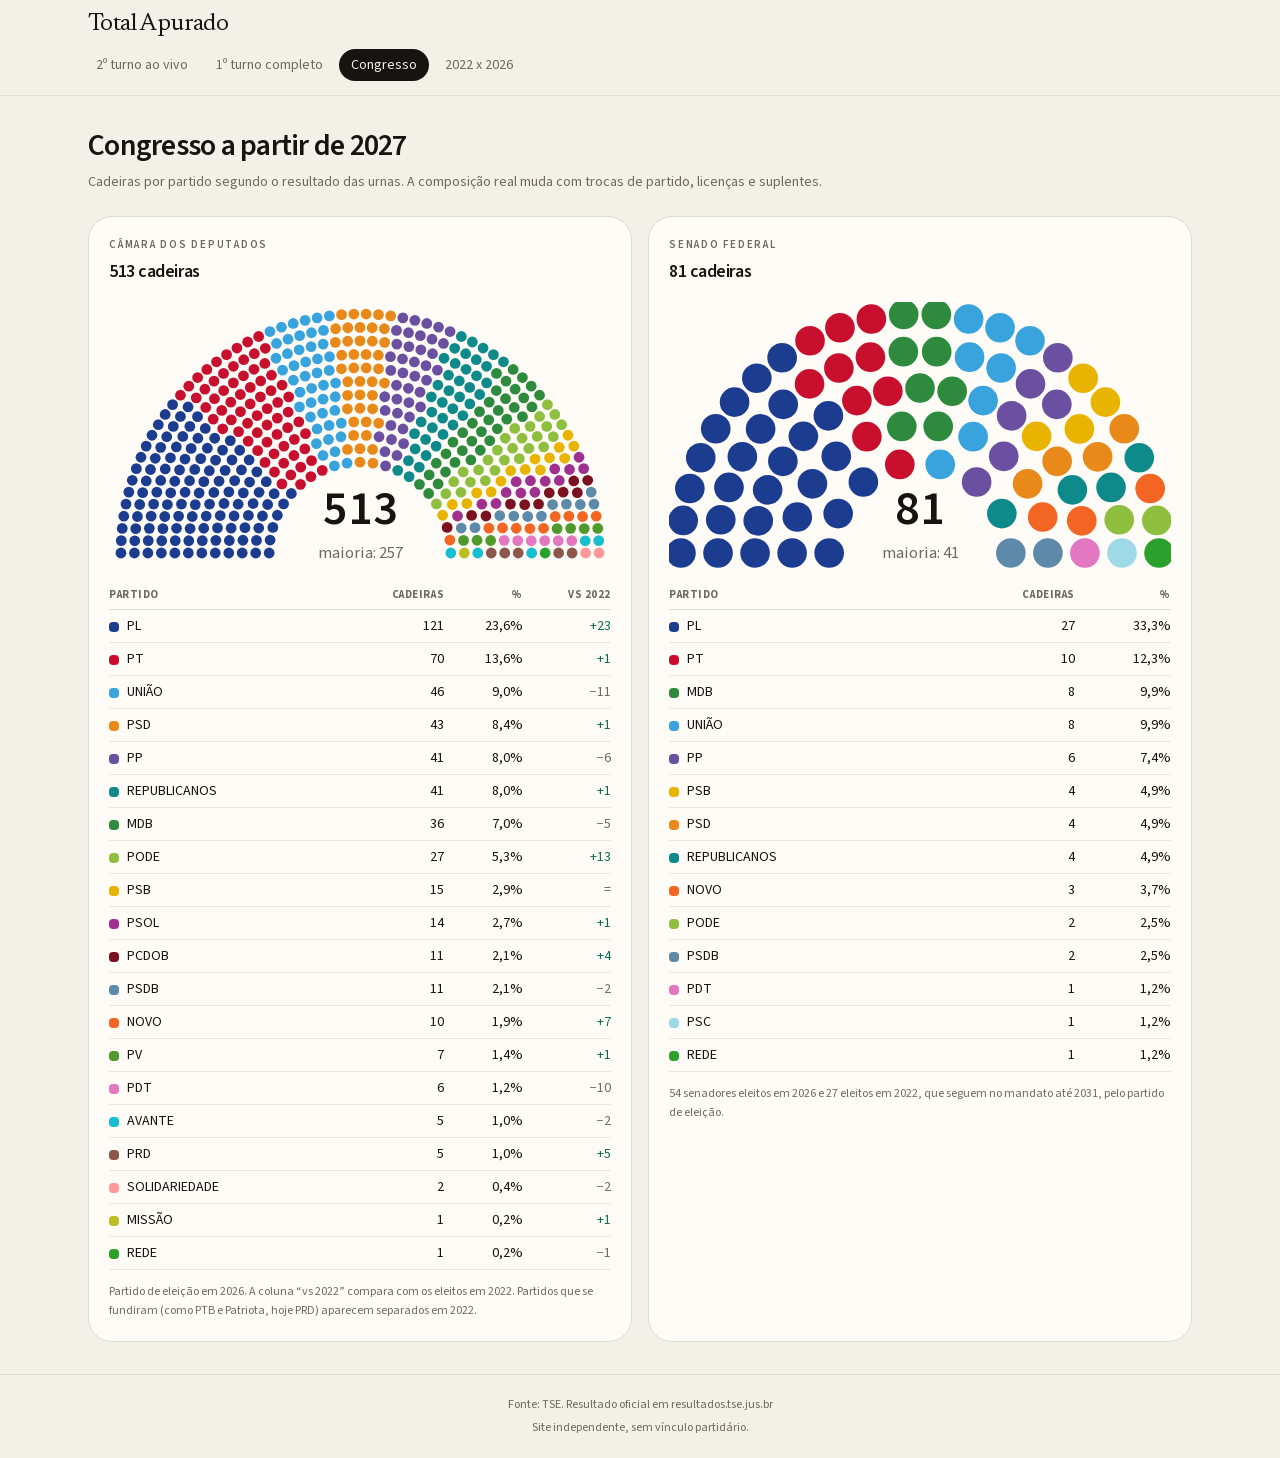
<file: congresso.html>
<!DOCTYPE html><!--tEFslkJqVVIUy3_m6rPvL--><html lang="pt-BR" class="__variable_6fae06 __variable_f4980e"><head><meta charSet="utf-8"/><meta name="viewport" content="width=device-width, initial-scale=1"/><link rel="stylesheet" href="/_next/static/css/24af34392ce57079.css" data-precedence="next"/><link rel="preload" as="script" fetchPriority="low" href="/_next/static/chunks/webpack-ddd9322ab512c63b.js"/><script src="/_next/static/chunks/4bd1b696-c023c6e3521b1417.js" async=""></script><script src="/_next/static/chunks/255-2005b055456c798b.js" async=""></script><script src="/_next/static/chunks/main-app-32e9a396e7c2e84e.js" async=""></script><script src="/_next/static/chunks/app/layout-6964cf0f77393009.js" async=""></script><script src="/_next/static/chunks/619-ba102abea3e3d0e4.js" async=""></script><script src="/_next/static/chunks/app/congresso/page-98a83cedd1ab06a3.js" async=""></script><meta name="theme-color" content="#f3f0e8"/><title>Câmara e Senado a partir de 2027 · Total Apurado</title><meta name="description" content="Quantas cadeiras cada partido terá na Câmara e no Senado, pelo resultado das eleições de 2026 e 2022. Fonte: TSE."/><meta property="og:title" content="Total Apurado"/><meta property="og:description" content="Apuração ao vivo do 2º turno para presidente em 2026, com mapa por estado. Fonte: TSE."/><meta property="og:url" content="https://totalapurado.pages.dev"/><meta property="og:site_name" content="Total Apurado"/><meta property="og:locale" content="pt_BR"/><meta property="og:image" content="https://totalapurado.pages.dev/og.png"/><meta property="og:image:width" content="1200"/><meta property="og:image:height" content="630"/><meta property="og:image:alt" content="Total Apurado"/><meta property="og:type" content="website"/><meta name="twitter:card" content="summary_large_image"/><meta name="twitter:site" content="@totalapurado"/><meta name="twitter:title" content="Total Apurado"/><meta name="twitter:description" content="Apuração ao vivo do 2º turno para presidente em 2026, com mapa por estado. Fonte: TSE."/><meta name="twitter:image" content="https://totalapurado.pages.dev/og.png"/><link rel="icon" href="/icon.svg?fd116ab699bb5d39" type="image/svg+xml" sizes="any"/><script>try{var t=localStorage.getItem('tema');if(t==='escuro'||(!t&&matchMedia('(prefers-color-scheme: dark)').matches))document.documentElement.classList.add('dark')}catch(e){}</script><script src="/_next/static/chunks/polyfills-42372ed130431b0a.js" noModule=""></script></head><body class="antialiased"><div hidden=""><!--$--><!--/$--></div><div class="min-h-dvh bg-bg text-ink"><header class="border-b border-line/80 bg-bg/85"><div class="mx-auto max-w-6xl px-4 py-3 sm:px-6"><a class="font-serif text-xl leading-none tracking-tight sm:text-2xl" data-serif="true" href="/">Total Apurado</a><div class="mt-3"><nav aria-label="Seções" class="-mx-1 flex gap-1 overflow-x-auto pb-0.5 text-sm"><a class="shrink-0 rounded-full px-3 py-1.5 text-muted hover:bg-ink/5 hover:text-ink" href="/">2º turno ao vivo</a><a class="shrink-0 rounded-full px-3 py-1.5 text-muted hover:bg-ink/5 hover:text-ink" href="/primeiro-turno">1º turno completo</a><a aria-current="page" class="shrink-0 rounded-full px-3 py-1.5 bg-ink text-bg" href="/congresso">Congresso</a><a class="shrink-0 rounded-full px-3 py-1.5 text-muted hover:bg-ink/5 hover:text-ink" href="/2022">2022 x 2026</a></nav></div></div></header><main class="mx-auto max-w-6xl px-4 py-5 sm:px-6 sm:py-8"><h1 class="text-2xl font-semibold tracking-tight sm:text-3xl">Congresso a partir de 2027</h1><p class="mt-2 text-sm text-muted">Cadeiras por partido segundo o resultado das urnas. A composição real muda com trocas de partido, licenças e suplentes.</p><div class="grid gap-x-4 lg:grid-cols-2"><section class="mt-6 rounded-3xl border border-line bg-card p-4 sm:p-5"><p class="text-[11px] font-semibold uppercase tracking-[0.16em] text-muted">Câmara dos Deputados</p><h2 class="mt-1 text-lg font-semibold tracking-tight">513 cadeiras</h2><div class="mt-4"><div><svg viewBox="-1.05 -1.05 2.1 1.12" class="h-auto w-full" role="img" aria-label="Câmara dos Deputados: 513 cadeiras"><g transform="scale(1,-1)"><circle cx="-0.38" cy="4.6536578367599424e-17" r="0.02254545454545455" fill="#1c3d8f"></circle><circle cx="-0.4363636363636364" cy="5.343913305370269e-17" r="0.02254545454545455" fill="#1c3d8f"></circle><circle cx="-0.49272727272727274" cy="6.034168773980595e-17" r="0.02254545454545455" fill="#1c3d8f"></circle><circle cx="-0.5490909090909091" cy="6.724424242590921e-17" r="0.02254545454545455" fill="#1c3d8f"></circle><circle cx="-0.6054545454545455" cy="7.414679711201247e-17" r="0.02254545454545455" fill="#1c3d8f"></circle><circle cx="-0.6618181818181819" cy="8.104935179811574e-17" r="0.02254545454545455" fill="#1c3d8f"></circle><circle cx="-0.7181818181818181" cy="8.7951906484219e-17" r="0.02254545454545455" fill="#1c3d8f"></circle><circle cx="-0.7745454545454545" cy="9.485446117032226e-17" r="0.02254545454545455" fill="#1c3d8f"></circle><circle cx="-0.8309090909090909" cy="1.0175701585642553e-16" r="0.02254545454545455" fill="#1c3d8f"></circle><circle cx="-0.8872727272727273" cy="1.086595705425288e-16" r="0.02254545454545455" fill="#1c3d8f"></circle><circle cx="-0.9436363636363636" cy="1.1556212522863207e-16" r="0.02254545454545455" fill="#1c3d8f"></circle><circle cx="-1" cy="1.2246467991473532e-16" r="0.02254545454545455" fill="#1c3d8f"></circle><circle cx="-0.9986740898848305" cy="0.05147875477034673" r="0.02254545454545455" fill="#1c3d8f"></circle><circle cx="-0.9422524396158787" cy="0.05108744282878483" r="0.02254545454545455" fill="#1c3d8f"></circle><circle cx="-0.8857716022479616" cy="0.051590320924203924" r="0.02254545454545455" fill="#1c3d8f"></circle><circle cx="-0.8293331295142349" cy="0.05115151655129428" r="0.02254545454545455" fill="#1c3d8f"></circle><circle cx="-0.7728158005335696" cy="0.05173393086440336" r="0.02254545454545455" fill="#1c3d8f"></circle><circle cx="-0.7163519732200911" cy="0.05123450429763055" r="0.02254545454545455" fill="#1c3d8f"></circle><circle cx="-0.6597780172342884" cy="0.051925656081701105" r="0.02254545454545455" fill="#1c3d8f"></circle><circle cx="-0.603150608117366" cy="0.05276884060903669" r="0.02254545454545455" fill="#1c3d8f"></circle><circle cx="-0.54660458294013" cy="0.052194409232478596" r="0.02254545454545455" fill="#1c3d8f"></circle><circle cx="-0.9946998756145891" cy="0.10282099713736068" r="0.02254545454545455" fill="#1c3d8f"></circle><circle cx="-0.4898388843433299" cy="0.05327318907797866" r="0.02254545454545455" fill="#1c3d8f"></circle><circle cx="-0.938104726842023" cy="0.10202503738550156" r="0.02254545454545455" fill="#1c3d8f"></circle><circle cx="-0.8812733065055786" cy="0.10300607653293167" r="0.02254545454545455" fill="#1c3d8f"></circle><circle cx="-0.4331820541518781" cy="0.05259782411141371" r="0.02254545454545455" fill="#1c3d8f"></circle><circle cx="-0.8246112234910448" cy="0.10210899787958992" r="0.02254545454545455" fill="#1c3d8f"></circle><circle cx="-0.7676345635526114" cy="0.10323680543496339" r="0.02254545454545455" fill="#1c3d8f"></circle><circle cx="-0.3761321479147544" cy="0.05407963854384837" r="0.02254545454545455" fill="#1c3d8f"></circle><circle cx="-0.7108717628053971" cy="0.10220792930535934" r="0.02254545454545455" fill="#1c3d8f"></circle><circle cx="-0.9880878960910772" cy="0.1538905767040617" r="0.02254545454545455" fill="#1c3d8f"></circle><circle cx="-0.6536701017756912" cy="0.1035311732266256" r="0.02254545454545455" fill="#1c3d8f"></circle><circle cx="-0.9312053912710038" cy="0.15266337492888157" r="0.02254545454545455" fill="#1c3d8f"></circle><circle cx="-0.5962563304601187" cy="0.10513607847834143" r="0.02254545454545455" fill="#1c3d8f"></circle><circle cx="-0.8737930608544683" cy="0.15407329218447632" r="0.02254545454545455" fill="#1c3d8f"></circle><circle cx="-0.816761284646442" cy="0.15267914480395028" r="0.02254545454545455" fill="#1c3d8f"></circle><circle cx="-0.5391681210424316" cy="0.10391613781244358" r="0.02254545454545455" fill="#1c3d8f"></circle><circle cx="-0.7590248842647017" cy="0.154278599371335" r="0.02254545454545455" fill="#1c3d8f"></circle><circle cx="-0.9788556850953578" cy="0.2045520661262008" r="0.02254545454545455" fill="#1c3d8f"></circle><circle cx="-0.7017691128338327" cy="0.1526605261335014" r="0.02254545454545455" fill="#1c3d8f"></circle><circle cx="-0.4812075829044245" cy="0.10592179872215923" r="0.02254545454545455" fill="#1c3d8f"></circle><circle cx="-0.9215746698427908" cy="0.20285392449003925" r="0.02254545454545455" fill="#1c3d8f"></circle><circle cx="-0.8633561760780982" cy="0.2046191725860198" r="0.02254545454545455" fill="#1c3d8f"></circle><circle cx="-0.6435320927722805" cy="0.1544983862609993" r="0.02254545454545455" fill="#1c3d8f"></circle><circle cx="-0.42368370214955" cy="0.10442865350729791" r="0.02254545454545455" fill="#1c3d8f"></circle><circle cx="-0.8058130904872715" cy="0.20267012743550636" r="0.02254545454545455" fill="#1c3d8f"></circle><circle cx="-0.9670277247913204" cy="0.2546711202412288" r="0.02254545454545455" fill="#1c3d8f"></circle><circle cx="-0.584824182098654" cy="0.15670316730752637" r="0.02254545454545455" fill="#1c3d8f"></circle><circle cx="-0.7470252155875716" cy="0.2046313476312144" r="0.02254545454545455" fill="#1c3d8f"></circle><circle cx="-0.9092408111226848" cy="0.252449468539392" r="0.02254545454545455" fill="#1c3d8f"></circle><circle cx="-0.36460732997350903" cy="0.10705837159974328" r="0.02254545454545455" fill="#1c3d8f"></circle><circle cx="-0.526848869148324" cy="0.15469678575656684" r="0.02254545454545455" fill="#1c3d8f"></circle><circle cx="-0.689090408323139" cy="0.20233519991339038" r="0.02254545454545455" fill="#1c3d8f"></circle><circle cx="-0.8499979672908339" cy="0.2544726864782037" r="0.02254545454545455" fill="#1c3d8f"></circle><circle cx="-0.7918081712640191" cy="0.251892312853929" r="0.02254545454545455" fill="#1c3d8f"></circle><circle cx="-0.9526353808033825" cy="0.304114832327518" r="0.02254545454545455" fill="#1c3d8f"></circle><circle cx="-0.6294264944207926" cy="0.2045130653681471" r="0.02254545454545455" fill="#1c3d8f"></circle><circle cx="-0.46693456252825355" cy="0.15732857212154663" r="0.02254545454545455" fill="#1c3d8f"></circle><circle cx="-0.894239992443408" cy="0.30130453480104313" r="0.02254545454545455" fill="#1c3d8f"></circle><circle cx="-0.731689150954497" cy="0.2540701626175574" r="0.02254545454545455" fill="#1c3d8f"></circle><circle cx="-0.5689411685849227" cy="0.20707765041354134" r="0.02254545454545455" fill="#1c3d8f"></circle><circle cx="-0.8337636344427696" cy="0.3034651453507753" r="0.02254545454545455" fill="#1c3d8f"></circle><circle cx="-0.6729002570452833" cy="0.2509788198938981" r="0.02254545454545455" fill="#1c3d8f"></circle><circle cx="-0.9357168190404935" cy="0.352752086549095" r="0.02254545454545455" fill="#1c3d8f"></circle><circle cx="-0.4080070877172719" cy="0.15473667798219748" r="0.02254545454545455" fill="#1c3d8f"></circle><circle cx="-0.7747996524323466" cy="0.3001589844500525" r="0.02254545454545455" fill="#1c3d8f"></circle><circle cx="-0.876616213790754" cy="0.3492758229480283" r="0.02254545454545455" fill="#1c3d8f"></circle><circle cx="-0.5097583923106435" cy="0.20407647565348896" r="0.02254545454545455" fill="#1c3d8f"></circle><circle cx="-0.6114402724256516" cy="0.253266853419805" r="0.02254545454545455" fill="#1c3d8f"></circle><circle cx="-0.7130851849530156" cy="0.30237423858117984" r="0.02254545454545455" fill="#1c3d8f"></circle><circle cx="-0.8147081093774068" cy="0.3514307742311064" r="0.02254545454545455" fill="#1c3d8f"></circle><circle cx="-0.9163169044870048" cy="0.4004539056512664" r="0.02254545454545455" fill="#1c3d8f"></circle><circle cx="-0.345660158234717" cy="0.1578577049407168" r="0.02254545454545455" fill="#1c3d8f"></circle><circle cx="-0.6532811603000632" cy="0.29834350933771836" r="0.02254545454545455" fill="#1c3d8f"></circle><circle cx="-0.7548520531300406" cy="0.3472870502059275" r="0.02254545454545455" fill="#1c3d8f"></circle><circle cx="-0.4471871613287806" cy="0.20689081185969413" r="0.02254545454545455" fill="#1c3d8f"></circle><circle cx="-0.8564211687440484" cy="0.39622262492686805" r="0.02254545454545455" fill="#1c3d8f"></circle><circle cx="-0.5487281692421899" cy="0.25587614756300536" r="0.02254545454545455" fill="#1c3d8f"></circle><circle cx="-0.8944870822287956" cy="0.44709379298511387" r="0.02254545454545455" fill="#1c3d8f"></circle><circle cx="-0.7928958699596821" cy="0.39820727261422845" r="0.02254545454545455" fill="#1c3d8f"></circle><circle cx="-0.6912964074114717" cy="0.34932783779283516" r="0.02254545454545455" fill="#1c3d8f"></circle><circle cx="-0.5896843178264835" cy="0.3004591671003547" r="0.02254545454545455" fill="#1c3d8f"></circle><circle cx="-0.48805146453415793" cy="0.25160801738486904" r="0.02254545454545455" fill="#1c3d8f"></circle><circle cx="-0.3863808111941279" cy="0.20278829325546271" r="0.02254545454545455" fill="#1c3d8f"></circle><circle cx="-0.8337140928499742" cy="0.4420072376785293" r="0.02254545454545455" fill="#1c3d8f"></circle><circle cx="-0.7320410414338245" cy="0.3930977372255575" r="0.02254545454545455" fill="#1c3d8f"></circle><circle cx="-0.6303330925073926" cy="0.34418790864440457" r="0.02254545454545455" fill="#1c3d8f"></circle><circle cx="-0.8702852410301553" cy="0.4925480679538644" r="0.02254545454545455" fill="#1c3d8f"></circle><circle cx="-0.5243390172003966" cy="0.3027272727272727" r="0.02254545454545455" fill="#1c3d8f"></circle><circle cx="-0.7684007219032838" cy="0.4436363636363636" r="0.02254545454545455" fill="#1c3d8f"></circle><circle cx="-0.6664201322996715" cy="0.39472125408028536" r="0.02254545454545455" fill="#1c3d8f"></circle><circle cx="-0.42219689952984857" cy="0.25402744599085975" r="0.02254545454545455" fill="#1c3d8f"></circle><circle cx="-0.808561589874507" cy="0.48649536704522583" r="0.02254545454545455" fill="#1c3d8f"></circle><circle cx="-0.5642927633179811" cy="0.34579905010291895" r="0.02254545454545455" fill="#1c3d8f"></circle><circle cx="-0.7064531473244248" cy="0.4374172698817304" r="0.02254545454545455" fill="#1c3d8f"></circle><circle cx="-0.8437755598231856" cy="0.5366961939916005" r="0.02254545454545455" fill="#1c3d8f"></circle><circle cx="-0.3196763424758488" cy="0.20544351063312716" r="0.02254545454545455" fill="#1c3d8f"></circle><circle cx="-0.4619246671182122" cy="0.2968609579483464" r="0.02254545454545455" fill="#1c3d8f"></circle><circle cx="-0.6041729917605755" cy="0.38827840526356566" r="0.02254545454545455" fill="#1c3d8f"></circle><circle cx="-0.7413055490354781" cy="0.4875643296337336" r="0.02254545454545455" fill="#1c3d8f"></circle><circle cx="-0.7810374364425929" cy="0.5295565216783209" r="0.02254545454545455" fill="#1c3d8f"></circle><circle cx="-0.6385674631010726" cy="0.43835174942697" r="0.02254545454545455" fill="#1c3d8f"></circle><circle cx="-0.35912023238995916" cy="0.24788279857359527" r="0.02254545454545455" fill="#1c3d8f"></circle><circle cx="-0.4959593286331531" cy="0.34727446055436084" r="0.02254545454545455" fill="#1c3d8f"></circle><circle cx="-0.678185434448715" cy="0.4800775290064924" r="0.02254545454545455" fill="#1c3d8f"></circle><circle cx="-0.8150283375168113" cy="0.5794210982045638" r="0.02254545454545455" fill="#1c3d8f"></circle><circle cx="-0.5354221562772379" cy="0.38900696697174597" r="0.02254545454545455" fill="#1c3d8f"></circle><circle cx="-0.7117020328444753" cy="0.5298425322744721" r="0.02254545454545455" fill="#1c3d8f"></circle><circle cx="-0.574934163936586" cy="0.4303903241308765" r="0.02254545454545455" fill="#1c3d8f"></circle><circle cx="-0.3922567651022353" cy="0.2981858405772917" r="0.02254545454545455" fill="#1c3d8f"></circle><circle cx="-0.7512223656385981" cy="0.571064395791935" r="0.02254545454545455" fill="#1c3d8f"></circle><circle cx="-0.43161460838603954" cy="0.339425479706587" r="0.02254545454545455" fill="#1c3d8f"></circle><circle cx="-0.6078627965976537" cy="0.48002445944920785" r="0.02254545454545455" fill="#1c3d8f"></circle><circle cx="-0.7841198065767103" cy="0.620609481827423" r="0.02254545454545455" fill="#1c3d8f"></circle><circle cx="-0.6473451319240571" cy="0.5209166896247394" r="0.02254545454545455" fill="#1c3d8f"></circle><circle cx="-0.46380509010658116" cy="0.3891786800465775" r="0.02254545454545455" fill="#1c3d8f"></circle><circle cx="-0.6796903422582932" cy="0.5703279155036932" r="0.02254545454545455" fill="#1c3d8f"></circle><circle cx="-0.7192038302022604" cy="0.6108972396395793" r="0.02254545454545455" fill="#1c3d8f"></circle><circle cx="-0.5032504935971114" cy="0.4298165265312489" r="0.02254545454545455" fill="#1c3d8f"></circle><circle cx="-0.2871848382546181" cy="0.24884707889920837" r="0.02254545454545455" fill="#1c3d8f"></circle><circle cx="-0.5427656033998763" cy="0.4703090725607048" r="0.02254545454545455" fill="#1c3d8f"></circle><circle cx="-0.7511319308705197" cy="0.660152120671232" r="0.02254545454545455" fill="#c8102e"></circle><circle cx="-0.3266228719292077" cy="0.28936261450507444" r="0.02254545454545455" fill="#c8102e"></circle><circle cx="-0.5744432672836908" cy="0.519553263707835" r="0.02254545454545455" fill="#c8102e"></circle><circle cx="-0.6140492275815294" cy="0.559779834811776" r="0.02254545454545455" fill="#c8102e"></circle><circle cx="-0.6453787947048139" cy="0.6088834895998949" r="0.02254545454545455" fill="#c8102e"></circle><circle cx="-0.35771777874757904" cy="0.3388482788168686" r="0.02254545454545455" fill="#c8102e"></circle><circle cx="-0.6850757460147362" cy="0.6489382166271395" r="0.02254545454545455" fill="#c8102e"></circle><circle cx="-0.39739578092314765" cy="0.3789161117592687" r="0.02254545454545455" fill="#c8102e"></circle><circle cx="-0.7161521883143933" cy="0.6979441547663435" r="0.02254545454545455" fill="#c8102e"></circle><circle cx="-0.42812101479112785" cy="0.4281210147911279" r="0.02254545454545455" fill="#c8102e"></circle><circle cx="-0.4679761242761878" cy="0.4679761242761879" r="0.02254545454545455" fill="#c8102e"></circle><circle cx="-0.5078312337612477" cy="0.5078312337612477" r="0.02254545454545455" fill="#c8102e"></circle><circle cx="-0.5784240241910136" cy="0.5965195433462727" r="0.02254545454545455" fill="#c8102e"></circle><circle cx="-0.5384581348898139" cy="0.5567616169672689" r="0.02254545454545455" fill="#c8102e"></circle><circle cx="-0.6489382166271392" cy="0.6850757460147363" r="0.02254545454545455" fill="#c8102e"></circle><circle cx="-0.6088834895998945" cy="0.6453787947048143" r="0.02254545454545455" fill="#c8102e"></circle><circle cx="-0.6792733388972931" cy="0.7338853664321991" r="0.02254545454545455" fill="#c8102e"></circle><circle cx="-0.28936261450507433" cy="0.32662287192920775" r="0.02254545454545455" fill="#c8102e"></circle><circle cx="-0.2488470788992083" cy="0.2871848382546182" r="0.02254545454545455" fill="#c8102e"></circle><circle cx="-0.3595780757299565" cy="0.4149752208272473" r="0.02254545454545455" fill="#c8102e"></circle><circle cx="-0.47030907256070464" cy="0.5427656033998765" r="0.02254545454545455" fill="#c8102e"></circle><circle cx="-0.5406046603515245" cy="0.6309964489294568" r="0.02254545454545455" fill="#c8102e"></circle><circle cx="-0.4298165265312488" cy="0.5032504935971115" r="0.02254545454545455" fill="#c8102e"></circle><circle cx="-0.31898487850159146" cy="0.37553803079925363" r="0.02254545454545455" fill="#c8102e"></circle><circle cx="-0.6108972396395792" cy="0.7192038302022605" r="0.02254545454545455" fill="#c8102e"></circle><circle cx="-0.5000681177528179" cy="0.5914833376893881" r="0.02254545454545455" fill="#c8102e"></circle><circle cx="-0.38917868004657746" cy="0.4638050901065812" r="0.02254545454545455" fill="#c8102e"></circle><circle cx="-0.5703279155036931" cy="0.6796903422582933" r="0.02254545454545455" fill="#c8102e"></circle><circle cx="-0.6405931786981751" cy="0.7678804460366001" r="0.02254545454545455" fill="#c8102e"></circle><circle cx="-0.5710643957919345" cy="0.7512223656385985" r="0.02254545454545455" fill="#c8102e"></circle><circle cx="-0.5007345978642185" cy="0.6630797688492173" r="0.02254545454545455" fill="#c8102e"></circle><circle cx="-0.600214280548368" cy="0.7998392447397195" r="0.02254545454545455" fill="#c8102e"></circle><circle cx="-0.4303903241308764" cy="0.574934163936586" r="0.02254545454545455" fill="#c8102e"></circle><circle cx="-0.529842532274472" cy="0.7117020328444754" r="0.02254545454545455" fill="#c8102e"></circle><circle cx="-0.4594446750085551" cy="0.6235633502406215" r="0.02254545454545455" fill="#c8102e"></circle><circle cx="-0.3890069669717458" cy="0.535422156277238" r="0.02254545454545455" fill="#c8102e"></circle><circle cx="-0.3185039758009124" cy="0.4472762500349116" r="0.02254545454545455" fill="#c8102e"></circle><circle cx="-0.3472744605543607" cy="0.4959593286331532" r="0.02254545454545455" fill="#c8102e"></circle><circle cx="-0.24788279857359524" cy="0.3591202323899592" r="0.02254545454545455" fill="#c8102e"></circle><circle cx="-0.27651217220582835" cy="0.40782494272821335" r="0.02254545454545455" fill="#c8102e"></circle><circle cx="-0.5295565216783207" cy="0.781037436442593" r="0.02254545454545455" fill="#c8102e"></circle><circle cx="-0.5582437220268646" cy="0.829677013552619" r="0.02254545454545455" fill="#c8102e"></circle><circle cx="-0.4589650775326385" cy="0.6926478000837302" r="0.02254545454545455" fill="#c8102e"></circle><circle cx="-0.48756432963373336" cy="0.7413055490354782" r="0.02254545454545455" fill="#c8102e"></circle><circle cx="-0.2054435106331271" cy="0.3196763424758488" r="0.02254545454545455" fill="#c8102e"></circle><circle cx="-0.38827840526356555" cy="0.6041729917605755" r="0.02254545454545455" fill="#c8102e"></circle><circle cx="-0.4167692408138122" cy="0.6528583774973737" r="0.02254545454545455" fill="#c8102e"></circle><circle cx="-0.34579905010291884" cy="0.5642927633179811" r="0.02254545454545455" fill="#c8102e"></circle><circle cx="-0.4864953670452257" cy="0.8085615898745071" r="0.02254545454545455" fill="#c8102e"></circle><circle cx="-0.5147928015098309" cy="0.8573146280763323" r="0.02254545454545455" fill="#c8102e"></circle><circle cx="-0.27454545454545465" cy="0.475526676259819" r="0.02254545454545455" fill="#c8102e"></circle><circle cx="-0.30272727272727284" cy="0.5243390172003964" r="0.02254545454545455" fill="#c8102e"></circle><circle cx="-0.4436363636363639" cy="0.7684007219032838" r="0.02254545454545455" fill="#c8102e"></circle><circle cx="-0.4154545454545453" cy="0.7195883809627064" r="0.02254545454545455" fill="#c8102e"></circle><circle cx="-0.3722324140173223" cy="0.6792375807564401" r="0.02254545454545455" fill="#c8102e"></circle><circle cx="-0.34418790864440446" cy="0.6303330925073926" r="0.02254545454545455" fill="#c8102e"></circle><circle cx="-0.4699767430273197" cy="0.8826787983255476" r="0.02254545454545455" fill="#c8102e"></circle><circle cx="-0.230797613508442" cy="0.43533048008158587" r="0.02254545454545455" fill="#c8102e"></circle><circle cx="-0.4420072376785291" cy="0.8337140928499743" r="0.02254545454545455" fill="#c8102e"></circle><circle cx="-0.20278829325546263" cy="0.386380811194128" r="0.02254545454545455" fill="#c8102e"></circle><circle cx="-0.3004591671003546" cy="0.5896843178264836" r="0.02254545454545455" fill="#c8102e"></circle><circle cx="-0.3982072726142283" cy="0.7928958699596822" r="0.02254545454545455" fill="#c8102e"></circle><circle cx="-0.3703680519815963" cy="0.7437993166350245" r="0.02254545454545455" fill="#c8102e"></circle><circle cx="-0.42391439070986064" cy="0.9057022630804715" r="0.02254545454545455" fill="#c8102e"></circle><circle cx="-0.25587614756300525" cy="0.5487281692421899" r="0.02254545454545455" fill="#c8102e"></circle><circle cx="-0.3260331068990376" cy="0.7025831440924167" r="0.02254545454545455" fill="#c8102e"></circle><circle cx="-0.3962226249268679" cy="0.8564211687440485" r="0.02254545454545455" fill="#c8102e"></circle><circle cx="-0.1578577049407168" cy="0.345660158234717" r="0.02254545454545455" fill="#c8102e"></circle><circle cx="-0.22810060713921756" cy="0.4994706592673901" r="0.02254545454545455" fill="#c8102e"></circle><circle cx="-0.29834350933771836" cy="0.6532811603000632" r="0.02254545454545455" fill="#c8102e"></circle><circle cx="-0.3514307742311064" cy="0.8147081093774068" r="0.02254545454545455" fill="#38a3dc"></circle><circle cx="-0.32387662562682623" cy="0.765188766728807" r="0.02254545454545455" fill="#38a3dc"></circle><circle cx="-0.25326685341980487" cy="0.6114402724256516" r="0.02254545454545455" fill="#38a3dc"></circle><circle cx="-0.37672789363518516" cy="0.926323968251495" r="0.02254545454545455" fill="#38a3dc"></circle><circle cx="-0.18237716381293967" cy="0.45773216558245544" r="0.02254545454545455" fill="#38a3dc"></circle><circle cx="-0.34927582294802834" cy="0.876616213790754" r="0.02254545454545455" fill="#38a3dc"></circle><circle cx="-0.27837765677960075" cy="0.7227908005522231" r="0.02254545454545455" fill="#38a3dc"></circle><circle cx="-0.1547366779821973" cy="0.40800708771727195" r="0.02254545454545455" fill="#38a3dc"></circle><circle cx="-0.2509788198938978" cy="0.6729002570452834" r="0.02254545454545455" fill="#38a3dc"></circle><circle cx="-0.20707765041354123" cy="0.5689411685849227" r="0.02254545454545455" fill="#38a3dc"></circle><circle cx="-0.30346514535077496" cy="0.8337636344427697" r="0.02254545454545455" fill="#38a3dc"></circle><circle cx="-0.2761566242949171" cy="0.783675593733407" r="0.02254545454545455" fill="#38a3dc"></circle><circle cx="-0.32854238191083474" cy="0.9444892287836613" r="0.02254545454545455" fill="#38a3dc"></circle><circle cx="-0.17959004531247505" cy="0.5188913586396907" r="0.02254545454545455" fill="#38a3dc"></circle><circle cx="-0.30130453480104297" cy="0.8942399924434081" r="0.02254545454545455" fill="#38a3dc"></circle><circle cx="-0.20451306536814698" cy="0.6294264944207927" r="0.02254545454545455" fill="#38a3dc"></circle><circle cx="-0.22947890446778202" cy="0.7397702978366267" r="0.02254545454545455" fill="#38a3dc"></circle><circle cx="-0.2544726864782037" cy="0.8499979672908339" r="0.02254545454545455" fill="#38a3dc"></circle><circle cx="-0.10705837159974328" cy="0.36460732997350903" r="0.02254545454545455" fill="#38a3dc"></circle><circle cx="-0.20233519991339038" cy="0.689090408323139" r="0.02254545454545455" fill="#38a3dc"></circle><circle cx="-0.2794856348516094" cy="0.9601498736716018" r="0.02254545454545455" fill="#38a3dc"></circle><circle cx="-0.2273890662962578" cy="0.7991896707817788" r="0.02254545454545455" fill="#38a3dc"></circle><circle cx="-0.13181850862076144" cy="0.47476735995038083" r="0.02254545454545455" fill="#38a3dc"></circle><circle cx="-0.2524494685393918" cy="0.909240811122685" r="0.02254545454545455" fill="#38a3dc"></circle><circle cx="-0.15670316730752626" cy="0.584824182098654" r="0.02254545454545455" fill="#38a3dc"></circle><circle cx="-0.10442865350729802" cy="0.42368370214955" r="0.02254545454545455" fill="#38a3dc"></circle><circle cx="-0.12945308822517637" cy="0.5336128975158356" r="0.02254545454545455" fill="#38a3dc"></circle><circle cx="-0.15449838626099918" cy="0.6435320927722806" r="0.02254545454545455" fill="#38a3dc"></circle><circle cx="-0.1795552436617583" cy="0.7534458013889197" r="0.02254545454545455" fill="#38a3dc"></circle><circle cx="-0.20461917258601964" cy="0.8633561760780982" r="0.02254545454545455" fill="#38a3dc"></circle><circle cx="-0.2296877421317954" cy="0.9732643737003825" r="0.02254545454545455" fill="#38a3dc"></circle><circle cx="-0.2028539244900389" cy="0.9215746698427909" r="0.02254545454545455" fill="#38a3dc"></circle><circle cx="-0.17775894368248968" cy="0.8116721476657046" r="0.02254545454545455" fill="#38a3dc"></circle><circle cx="-0.15266052613350145" cy="0.7017691128338327" r="0.02254545454545455" fill="#38a3dc"></circle><circle cx="-0.17928075881073566" cy="0.9837979515735163" r="0.02254545454545455" fill="#38a3dc"></circle><circle cx="-0.10513607847834144" cy="0.5962563304601187" r="0.02254545454545455" fill="#38a3dc"></circle><circle cx="-0.15407329218447635" cy="0.8737930608544683" r="0.02254545454545455" fill="#38a3dc"></circle><circle cx="-0.12882964554984236" cy="0.7637562330904585" r="0.02254545454545455" fill="#38a3dc"></circle><circle cx="-0.0797144019378167" cy="0.48623634110682473" r="0.02254545454545455" fill="#38a3dc"></circle><circle cx="-0.1526633749288814" cy="0.9312053912710038" r="0.02254545454545455" fill="#38a3dc"></circle><circle cx="-0.10353117322662549" cy="0.6536701017756912" r="0.02254545454545455" fill="#38a3dc"></circle><circle cx="-0.12745452050828943" cy="0.8210756740747919" r="0.02254545454545455" fill="#38a3dc"></circle><circle cx="-0.07814378392460389" cy="0.5435019553600757" r="0.02254545454545455" fill="#38a3dc"></circle><circle cx="-0.0540796385438483" cy="0.37613214791475447" r="0.02254545454545455" fill="#38a3dc"></circle><circle cx="-0.10220792930535923" cy="0.7108717628053971" r="0.02254545454545455" fill="#38a3dc"></circle><circle cx="-0.12839835514655085" cy="0.9917226741361015" r="0.02254545454545455" fill="#38a3dc"></circle><circle cx="-0.05259782411141362" cy="0.4331820541518781" r="0.02254545454545455" fill="#e8891a"></circle><circle cx="-0.1030060765329315" cy="0.8812733065055786" r="0.02254545454545455" fill="#e8891a"></circle><circle cx="-0.10202503738550138" cy="0.938104726842023" r="0.02254545454545455" fill="#e8891a"></circle><circle cx="-0.07752866296702889" cy="0.7706555440503685" r="0.02254545454545455" fill="#e8891a"></circle><circle cx="-0.07666661868132539" cy="0.8273645792124197" r="0.02254545454545455" fill="#e8891a"></circle><circle cx="-0.05276884060903658" cy="0.603150608117366" r="0.02254545454545455" fill="#e8891a"></circle><circle cx="-0.05192565608170097" cy="0.6597780172342884" r="0.02254545454545455" fill="#e8891a"></circle><circle cx="-0.07717546212664618" cy="0.9970175264485267" r="0.02254545454545455" fill="#e8891a"></circle><circle cx="-0.05123450429763043" cy="0.7163519732200911" r="0.02254545454545455" fill="#e8891a"></circle><circle cx="-0.051590320924203764" cy="0.8857716022479616" r="0.02254545454545455" fill="#e8891a"></circle><circle cx="-0.02667571677572389" cy="0.4920046457339174" r="0.02254545454545455" fill="#e8891a"></circle><circle cx="-0.051087442828784864" cy="0.9422524396158787" r="0.02254545454545455" fill="#e8891a"></circle><circle cx="-0.02612679741594576" cy="0.5484689753332153" r="0.02254545454545455" fill="#e8891a"></circle><circle cx="-0.025881418555035174" cy="0.7741129202710699" r="0.02254545454545455" fill="#e8891a"></circle><circle cx="-0.025587894109399607" cy="0.8305150071072877" r="0.02254545454545455" fill="#e8891a"></circle><circle cx="-0.025747913654988536" cy="0.999668467514313" r="0.02254545454545455" fill="#e8891a"></circle><circle cx="-6.110866068771219e-17" cy="0.38" r="0.02254545454545455" fill="#e8891a"></circle><circle cx="-1.1549244484041298e-16" cy="0.7181818181818181" r="0.02254545454545455" fill="#e8891a"></circle><circle cx="3.707339855600624e-17" cy="0.6054545454545455" r="0.02254545454545455" fill="#e8891a"></circle><circle cx="4.052467589905787e-17" cy="0.6618181818181819" r="0.02254545454545455" fill="#e8891a"></circle><circle cx="5.43297852712644e-17" cy="0.8872727272727273" r="0.02254545454545455" fill="#e8891a"></circle><circle cx="5.778106261431603e-17" cy="0.9436363636363636" r="0.02254545454545455" fill="#e8891a"></circle><circle cx="1.2361175776686502e-16" cy="0.4363636363636364" r="0.02254545454545455" fill="#e8891a"></circle><circle cx="0.025747913654988658" cy="0.999668467514313" r="0.02254545454545455" fill="#e8891a"></circle><circle cx="0.025587894109399892" cy="0.8305150071072877" r="0.02254545454545455" fill="#e8891a"></circle><circle cx="0.02588141855503527" cy="0.7741129202710699" r="0.02254545454545455" fill="#e8891a"></circle><circle cx="0.026126797415945827" cy="0.5484689753332153" r="0.02254545454545455" fill="#e8891a"></circle><circle cx="0.02667571677572384" cy="0.4920046457339174" r="0.02254545454545455" fill="#e8891a"></circle><circle cx="0.05108744282878477" cy="0.9422524396158787" r="0.02254545454545455" fill="#e8891a"></circle><circle cx="0.051590320924204076" cy="0.8857716022479616" r="0.02254545454545455" fill="#e8891a"></circle><circle cx="0.051234504297630504" cy="0.7163519732200911" r="0.02254545454545455" fill="#e8891a"></circle><circle cx="0.0771754621266463" cy="0.9970175264485267" r="0.02254545454545455" fill="#e8891a"></circle><circle cx="0.051925656081701056" cy="0.6597780172342884" r="0.02254545454545455" fill="#e8891a"></circle><circle cx="0.05276884060903666" cy="0.603150608117366" r="0.02254545454545455" fill="#e8891a"></circle><circle cx="0.0766666186813255" cy="0.8273645792124196" r="0.02254545454545455" fill="#e8891a"></circle><circle cx="0.07752866296702897" cy="0.7706555440503685" r="0.02254545454545455" fill="#e8891a"></circle><circle cx="0.1020250373855015" cy="0.938104726842023" r="0.02254545454545455" fill="#e8891a"></circle><circle cx="0.10300607653293162" cy="0.8812733065055786" r="0.02254545454545455" fill="#e8891a"></circle><circle cx="0.05259782411141368" cy="0.4331820541518781" r="0.02254545454545455" fill="#e8891a"></circle><circle cx="0.12839835514655099" cy="0.9917226741361015" r="0.02254545454545455" fill="#e8891a"></circle><circle cx="0.05407963854384835" cy="0.3761321479147544" r="0.02254545454545455" fill="#e8891a"></circle><circle cx="0.07814378392460382" cy="0.5435019553600757" r="0.02254545454545455" fill="#e8891a"></circle><circle cx="0.10220792930535931" cy="0.7108717628053971" r="0.02254545454545455" fill="#e8891a"></circle><circle cx="0.12745452050828954" cy="0.8210756740747919" r="0.02254545454545455" fill="#6b4fa1"></circle><circle cx="0.10353117322662542" cy="0.6536701017756912" r="0.02254545454545455" fill="#6b4fa1"></circle><circle cx="0.07971440193781686" cy="0.48623634110682473" r="0.02254545454545455" fill="#6b4fa1"></circle><circle cx="0.15266337492888174" cy="0.9312053912710038" r="0.02254545454545455" fill="#6b4fa1"></circle><circle cx="0.12882964554984264" cy="0.7637562330904585" r="0.02254545454545455" fill="#6b4fa1"></circle><circle cx="0.15407329218447627" cy="0.8737930608544684" r="0.02254545454545455" fill="#6b4fa1"></circle><circle cx="0.10513607847834151" cy="0.5962563304601187" r="0.02254545454545455" fill="#6b4fa1"></circle><circle cx="0.17928075881073577" cy="0.9837979515735163" r="0.02254545454545455" fill="#6b4fa1"></circle><circle cx="0.15266052613350153" cy="0.7017691128338327" r="0.02254545454545455" fill="#6b4fa1"></circle><circle cx="0.1777589436824898" cy="0.8116721476657046" r="0.02254545454545455" fill="#6b4fa1"></circle><circle cx="0.2028539244900392" cy="0.9215746698427908" r="0.02254545454545455" fill="#6b4fa1"></circle><circle cx="0.22968774213179552" cy="0.9732643737003825" r="0.02254545454545455" fill="#6b4fa1"></circle><circle cx="0.20461917258601972" cy="0.8633561760780982" r="0.02254545454545455" fill="#6b4fa1"></circle><circle cx="0.1795552436617582" cy="0.7534458013889197" r="0.02254545454545455" fill="#6b4fa1"></circle><circle cx="0.15449838626099927" cy="0.6435320927722805" r="0.02254545454545455" fill="#6b4fa1"></circle><circle cx="0.12945308822517632" cy="0.5336128975158356" r="0.02254545454545455" fill="#6b4fa1"></circle><circle cx="0.10442865350729788" cy="0.42368370214955" r="0.02254545454545455" fill="#6b4fa1"></circle><circle cx="0.15670316730752634" cy="0.584824182098654" r="0.02254545454545455" fill="#6b4fa1"></circle><circle cx="0.1318185086207616" cy="0.4747673599503808" r="0.02254545454545455" fill="#6b4fa1"></circle><circle cx="0.25244946853939215" cy="0.9092408111226848" r="0.02254545454545455" fill="#6b4fa1"></circle><circle cx="0.22738906629625788" cy="0.7991896707817787" r="0.02254545454545455" fill="#6b4fa1"></circle><circle cx="0.2794856348516095" cy="0.9601498736716018" r="0.02254545454545455" fill="#6b4fa1"></circle><circle cx="0.10705837159974332" cy="0.36460732997350903" r="0.02254545454545455" fill="#6b4fa1"></circle><circle cx="0.20233519991339047" cy="0.689090408323139" r="0.02254545454545455" fill="#6b4fa1"></circle><circle cx="0.2544726864782038" cy="0.8499979672908339" r="0.02254545454545455" fill="#6b4fa1"></circle><circle cx="0.2294789044677819" cy="0.7397702978366267" r="0.02254545454545455" fill="#6b4fa1"></circle><circle cx="0.20451306536814706" cy="0.6294264944207926" r="0.02254545454545455" fill="#6b4fa1"></circle><circle cx="0.3013045348010429" cy="0.8942399924434081" r="0.02254545454545455" fill="#6b4fa1"></circle><circle cx="0.17959004531247522" cy="0.5188913586396907" r="0.02254545454545455" fill="#6b4fa1"></circle><circle cx="0.32854238191083485" cy="0.9444892287836613" r="0.02254545454545455" fill="#6b4fa1"></circle><circle cx="0.27615662429491716" cy="0.7836755937334069" r="0.02254545454545455" fill="#6b4fa1"></circle><circle cx="0.20707765041354118" cy="0.5689411685849227" r="0.02254545454545455" fill="#6b4fa1"></circle><circle cx="0.3034651453507753" cy="0.8337636344427696" r="0.02254545454545455" fill="#6b4fa1"></circle><circle cx="0.2509788198938979" cy="0.6729002570452833" r="0.02254545454545455" fill="#6b4fa1"></circle><circle cx="0.15473667798219734" cy="0.40800708771727195" r="0.02254545454545455" fill="#6b4fa1"></circle><circle cx="0.27837765677960097" cy="0.7227908005522231" r="0.02254545454545455" fill="#6b4fa1"></circle><circle cx="0.1823771638129396" cy="0.45773216558245544" r="0.02254545454545455" fill="#6b4fa1"></circle><circle cx="0.3492758229480282" cy="0.876616213790754" r="0.02254545454545455" fill="#6b4fa1"></circle><circle cx="0.3767278936351851" cy="0.926323968251495" r="0.02254545454545455" fill="#6b4fa1"></circle><circle cx="0.2532668534198049" cy="0.6114402724256516" r="0.02254545454545455" fill="#6b4fa1"></circle><circle cx="0.32387662562682634" cy="0.7651887667288069" r="0.02254545454545455" fill="#6b4fa1"></circle><circle cx="0.3514307742311065" cy="0.8147081093774068" r="0.02254545454545455" fill="#0f8a8a"></circle><circle cx="0.15785770494071685" cy="0.34566015823471696" r="0.02254545454545455" fill="#0f8a8a"></circle><circle cx="0.2983435093377184" cy="0.6532811603000631" r="0.02254545454545455" fill="#0f8a8a"></circle><circle cx="0.22810060713921776" cy="0.49947065926739" r="0.02254545454545455" fill="#0f8a8a"></circle><circle cx="0.396222624926868" cy="0.8564211687440485" r="0.02254545454545455" fill="#0f8a8a"></circle><circle cx="0.32603310689903764" cy="0.7025831440924166" r="0.02254545454545455" fill="#0f8a8a"></circle><circle cx="0.2558761475630053" cy="0.5487281692421899" r="0.02254545454545455" fill="#0f8a8a"></circle><circle cx="0.42391439070986076" cy="0.9057022630804714" r="0.02254545454545455" fill="#0f8a8a"></circle><circle cx="0.3703680519815964" cy="0.7437993166350245" r="0.02254545454545455" fill="#0f8a8a"></circle><circle cx="0.3982072726142284" cy="0.7928958699596821" r="0.02254545454545455" fill="#0f8a8a"></circle><circle cx="0.3004591671003547" cy="0.5896843178264835" r="0.02254545454545455" fill="#0f8a8a"></circle><circle cx="0.2027882932554627" cy="0.386380811194128" r="0.02254545454545455" fill="#0f8a8a"></circle><circle cx="0.23079761350844205" cy="0.43533048008158587" r="0.02254545454545455" fill="#0f8a8a"></circle><circle cx="0.44200723767852923" cy="0.8337140928499743" r="0.02254545454545455" fill="#0f8a8a"></circle><circle cx="0.4699767430273202" cy="0.8826787983255473" r="0.02254545454545455" fill="#0f8a8a"></circle><circle cx="0.34418790864440457" cy="0.6303330925073926" r="0.02254545454545455" fill="#0f8a8a"></circle><circle cx="0.3722324140173224" cy="0.6792375807564401" r="0.02254545454545455" fill="#0f8a8a"></circle><circle cx="0.2745454545454545" cy="0.47552667625981904" r="0.02254545454545455" fill="#0f8a8a"></circle><circle cx="0.3027272727272727" cy="0.5243390172003966" r="0.02254545454545455" fill="#0f8a8a"></circle><circle cx="0.44363636363636355" cy="0.7684007219032838" r="0.02254545454545455" fill="#0f8a8a"></circle><circle cx="0.41545454545454574" cy="0.7195883809627062" r="0.02254545454545455" fill="#0f8a8a"></circle><circle cx="0.5147928015098305" cy="0.8573146280763324" r="0.02254545454545455" fill="#0f8a8a"></circle><circle cx="0.48649536704522583" cy="0.808561589874507" r="0.02254545454545455" fill="#0f8a8a"></circle><circle cx="0.34579905010291895" cy="0.5642927633179811" r="0.02254545454545455" fill="#0f8a8a"></circle><circle cx="0.41676924081381234" cy="0.6528583774973736" r="0.02254545454545455" fill="#0f8a8a"></circle><circle cx="0.205443510633127" cy="0.3196763424758489" r="0.02254545454545455" fill="#0f8a8a"></circle><circle cx="0.38827840526356533" cy="0.6041729917605756" r="0.02254545454545455" fill="#0f8a8a"></circle><circle cx="0.4875643296337335" cy="0.7413055490354782" r="0.02254545454545455" fill="#0f8a8a"></circle><circle cx="0.45896507753263854" cy="0.6926478000837302" r="0.02254545454545455" fill="#0f8a8a"></circle><circle cx="0.558243722026865" cy="0.8296770135526187" r="0.02254545454545455" fill="#0f8a8a"></circle><circle cx="0.2765121722058284" cy="0.40782494272821335" r="0.02254545454545455" fill="#0f8a8a"></circle><circle cx="0.5295565216783208" cy="0.781037436442593" r="0.02254545454545455" fill="#0f8a8a"></circle><circle cx="0.24788279857359527" cy="0.3591202323899592" r="0.02254545454545455" fill="#0f8a8a"></circle><circle cx="0.34727446055436073" cy="0.4959593286331532" r="0.02254545454545455" fill="#0f8a8a"></circle><circle cx="0.31850397580091244" cy="0.4472762500349116" r="0.02254545454545455" fill="#0f8a8a"></circle><circle cx="0.38900696697174586" cy="0.535422156277238" r="0.02254545454545455" fill="#0f8a8a"></circle><circle cx="0.4594446750085552" cy="0.6235633502406214" r="0.02254545454545455" fill="#0f8a8a"></circle><circle cx="0.529842532274472" cy="0.7117020328444753" r="0.02254545454545455" fill="#0f8a8a"></circle><circle cx="0.4303903241308765" cy="0.574934163936586" r="0.02254545454545455" fill="#0f8a8a"></circle><circle cx="0.6002142805483681" cy="0.7998392447397195" r="0.02254545454545455" fill="#0f8a8a"></circle><circle cx="0.5007345978642185" cy="0.6630797688492172" r="0.02254545454545455" fill="#0f8a8a"></circle><circle cx="0.5710643957919346" cy="0.7512223656385985" r="0.02254545454545455" fill="#2e8b3e"></circle><circle cx="0.6405931786981751" cy="0.7678804460366" r="0.02254545454545455" fill="#2e8b3e"></circle><circle cx="0.3891786800465775" cy="0.46380509010658116" r="0.02254545454545455" fill="#2e8b3e"></circle><circle cx="0.5703279155036932" cy="0.6796903422582932" r="0.02254545454545455" fill="#2e8b3e"></circle><circle cx="0.500068117752818" cy="0.591483337689388" r="0.02254545454545455" fill="#2e8b3e"></circle><circle cx="0.31898487850159146" cy="0.3755380307992536" r="0.02254545454545455" fill="#2e8b3e"></circle><circle cx="0.6108972396395792" cy="0.7192038302022604" r="0.02254545454545455" fill="#2e8b3e"></circle><circle cx="0.42981652653124885" cy="0.5032504935971114" r="0.02254545454545455" fill="#2e8b3e"></circle><circle cx="0.540604660351525" cy="0.6309964489294566" r="0.02254545454545455" fill="#2e8b3e"></circle><circle cx="0.24884707889920835" cy="0.28718483825461816" r="0.02254545454545455" fill="#2e8b3e"></circle><circle cx="0.35957807572995654" cy="0.41497522082724725" r="0.02254545454545455" fill="#2e8b3e"></circle><circle cx="0.47030907256070476" cy="0.5427656033998763" r="0.02254545454545455" fill="#2e8b3e"></circle><circle cx="0.2893626145050742" cy="0.3266228719292078" r="0.02254545454545455" fill="#2e8b3e"></circle><circle cx="0.6792733388972931" cy="0.733885366432199" r="0.02254545454545455" fill="#2e8b3e"></circle><circle cx="0.6088834895998945" cy="0.6453787947048142" r="0.02254545454545455" fill="#2e8b3e"></circle><circle cx="0.6489382166271394" cy="0.6850757460147363" r="0.02254545454545455" fill="#2e8b3e"></circle><circle cx="0.538458134889814" cy="0.5567616169672689" r="0.02254545454545455" fill="#2e8b3e"></circle><circle cx="0.5784240241910136" cy="0.5965195433462726" r="0.02254545454545455" fill="#2e8b3e"></circle><circle cx="0.4281210147911279" cy="0.42812101479112785" r="0.02254545454545455" fill="#2e8b3e"></circle><circle cx="0.4679761242761879" cy="0.4679761242761878" r="0.02254545454545455" fill="#2e8b3e"></circle><circle cx="0.5078312337612477" cy="0.5078312337612477" r="0.02254545454545455" fill="#2e8b3e"></circle><circle cx="0.7161521883143931" cy="0.6979441547663437" r="0.02254545454545455" fill="#2e8b3e"></circle><circle cx="0.3973957809231477" cy="0.37891611175926865" r="0.02254545454545455" fill="#2e8b3e"></circle><circle cx="0.35771777874757893" cy="0.3388482788168687" r="0.02254545454545455" fill="#2e8b3e"></circle><circle cx="0.685075746014736" cy="0.6489382166271397" r="0.02254545454545455" fill="#2e8b3e"></circle><circle cx="0.645378794704814" cy="0.6088834895998948" r="0.02254545454545455" fill="#2e8b3e"></circle><circle cx="0.6140492275815295" cy="0.5597798348117758" r="0.02254545454545455" fill="#2e8b3e"></circle><circle cx="0.5744432672836909" cy="0.5195532637078348" r="0.02254545454545455" fill="#2e8b3e"></circle><circle cx="0.3266228719292078" cy="0.2893626145050742" r="0.02254545454545455" fill="#2e8b3e"></circle><circle cx="0.75113193087052" cy="0.6601521206712315" r="0.02254545454545455" fill="#2e8b3e"></circle><circle cx="0.28718483825461816" cy="0.24884707889920835" r="0.02254545454545455" fill="#2e8b3e"></circle><circle cx="0.5427656033998763" cy="0.47030907256070476" r="0.02254545454545455" fill="#2e8b3e"></circle><circle cx="0.5032504935971114" cy="0.42981652653124885" r="0.02254545454545455" fill="#2e8b3e"></circle><circle cx="0.7192038302022605" cy="0.6108972396395792" r="0.02254545454545455" fill="#2e8b3e"></circle><circle cx="0.4638050901065812" cy="0.38917868004657746" r="0.02254545454545455" fill="#2e8b3e"></circle><circle cx="0.6796903422582935" cy="0.5703279155036929" r="0.02254545454545455" fill="#2e8b3e"></circle><circle cx="0.6473451319240572" cy="0.5209166896247392" r="0.02254545454545455" fill="#8fbf3f"></circle><circle cx="0.7841198065767103" cy="0.6206094818274229" r="0.02254545454545455" fill="#8fbf3f"></circle><circle cx="0.6078627965976539" cy="0.48002445944920774" r="0.02254545454545455" fill="#8fbf3f"></circle><circle cx="0.4316146083860397" cy="0.33942547970658676" r="0.02254545454545455" fill="#8fbf3f"></circle><circle cx="0.39225676510223534" cy="0.29818584057729164" r="0.02254545454545455" fill="#8fbf3f"></circle><circle cx="0.7512223656385982" cy="0.5710643957919349" r="0.02254545454545455" fill="#8fbf3f"></circle><circle cx="0.574934163936586" cy="0.4303903241308764" r="0.02254545454545455" fill="#8fbf3f"></circle><circle cx="0.7117020328444753" cy="0.529842532274472" r="0.02254545454545455" fill="#8fbf3f"></circle><circle cx="0.535422156277238" cy="0.38900696697174586" r="0.02254545454545455" fill="#8fbf3f"></circle><circle cx="0.8150283375168114" cy="0.5794210982045638" r="0.02254545454545455" fill="#8fbf3f"></circle><circle cx="0.6781854344487152" cy="0.4800775290064923" r="0.02254545454545455" fill="#8fbf3f"></circle><circle cx="0.4959593286331533" cy="0.34727446055436045" r="0.02254545454545455" fill="#8fbf3f"></circle><circle cx="0.3591202323899592" cy="0.24788279857359524" r="0.02254545454545455" fill="#8fbf3f"></circle><circle cx="0.6385674631010725" cy="0.4383517494269702" r="0.02254545454545455" fill="#8fbf3f"></circle><circle cx="0.781037436442593" cy="0.5295565216783208" r="0.02254545454545455" fill="#8fbf3f"></circle><circle cx="0.7413055490354782" cy="0.4875643296337335" r="0.02254545454545455" fill="#8fbf3f"></circle><circle cx="0.3196763424758488" cy="0.2054435106331271" r="0.02254545454545455" fill="#8fbf3f"></circle><circle cx="0.4619246671182122" cy="0.2968609579483463" r="0.02254545454545455" fill="#8fbf3f"></circle><circle cx="0.6041729917605755" cy="0.38827840526356555" r="0.02254545454545455" fill="#8fbf3f"></circle><circle cx="0.8437755598231856" cy="0.5366961939916004" r="0.02254545454545455" fill="#8fbf3f"></circle><circle cx="0.706453147324425" cy="0.43741726988173" r="0.02254545454545455" fill="#8fbf3f"></circle><circle cx="0.5642927633179811" cy="0.34579905010291884" r="0.02254545454545455" fill="#8fbf3f"></circle><circle cx="0.42219689952984857" cy="0.2540274459908597" r="0.02254545454545455" fill="#8fbf3f"></circle><circle cx="0.8085615898745071" cy="0.4864953670452257" r="0.02254545454545455" fill="#8fbf3f"></circle><circle cx="0.6664201322996715" cy="0.3947212540802853" r="0.02254545454545455" fill="#8fbf3f"></circle><circle cx="0.5243390172003964" cy="0.30272727272727284" r="0.02254545454545455" fill="#8fbf3f"></circle><circle cx="0.7684007219032838" cy="0.4436363636363635" r="0.02254545454545455" fill="#8fbf3f"></circle><circle cx="0.8702852410301553" cy="0.4925480679538643" r="0.02254545454545455" fill="#e9b400"></circle><circle cx="0.6303330925073928" cy="0.34418790864440424" r="0.02254545454545455" fill="#e9b400"></circle><circle cx="0.7320410414338246" cy="0.3930977372255574" r="0.02254545454545455" fill="#e9b400"></circle><circle cx="0.8337140928499743" cy="0.4420072376785292" r="0.02254545454545455" fill="#e9b400"></circle><circle cx="0.38638081119412787" cy="0.20278829325546283" r="0.02254545454545455" fill="#e9b400"></circle><circle cx="0.488051464534158" cy="0.251608017384869" r="0.02254545454545455" fill="#e9b400"></circle><circle cx="0.5896843178264836" cy="0.3004591671003546" r="0.02254545454545455" fill="#e9b400"></circle><circle cx="0.6912964074114716" cy="0.3493278377928354" r="0.02254545454545455" fill="#e9b400"></circle><circle cx="0.7928958699596822" cy="0.39820727261422834" r="0.02254545454545455" fill="#e9b400"></circle><circle cx="0.8944870822287957" cy="0.44709379298511376" r="0.02254545454545455" fill="#e9b400"></circle><circle cx="0.5487281692421899" cy="0.25587614756300525" r="0.02254545454545455" fill="#e9b400"></circle><circle cx="0.44718716132878067" cy="0.20689081185969388" r="0.02254545454545455" fill="#e9b400"></circle><circle cx="0.8564211687440486" cy="0.3962226249268676" r="0.02254545454545455" fill="#e9b400"></circle><circle cx="0.7548520531300406" cy="0.34728705020592743" r="0.02254545454545455" fill="#e9b400"></circle><circle cx="0.34566015823471696" cy="0.1578577049407169" r="0.02254545454545455" fill="#e9b400"></circle><circle cx="0.6532811603000631" cy="0.2983435093377185" r="0.02254545454545455" fill="#a0308f"></circle><circle cx="0.9163169044870049" cy="0.40045390565126626" r="0.02254545454545455" fill="#a0308f"></circle><circle cx="0.8147081093774069" cy="0.3514307742311063" r="0.02254545454545455" fill="#a0308f"></circle><circle cx="0.7130851849530156" cy="0.30237423858117973" r="0.02254545454545455" fill="#a0308f"></circle><circle cx="0.6114402724256516" cy="0.25326685341980487" r="0.02254545454545455" fill="#a0308f"></circle><circle cx="0.5097583923106436" cy="0.20407647565348888" r="0.02254545454545455" fill="#a0308f"></circle><circle cx="0.8766162137907542" cy="0.3492758229480282" r="0.02254545454545455" fill="#a0308f"></circle><circle cx="0.7747996524323466" cy="0.30015898445005246" r="0.02254545454545455" fill="#a0308f"></circle><circle cx="0.40800708771727195" cy="0.15473667798219742" r="0.02254545454545455" fill="#a0308f"></circle><circle cx="0.9357168190404936" cy="0.3527520865490949" r="0.02254545454545455" fill="#a0308f"></circle><circle cx="0.6729002570452833" cy="0.25097881989389803" r="0.02254545454545455" fill="#a0308f"></circle><circle cx="0.5689411685849227" cy="0.2070776504135413" r="0.02254545454545455" fill="#a0308f"></circle><circle cx="0.8337636344427696" cy="0.30346514535077523" r="0.02254545454545455" fill="#a0308f"></circle><circle cx="0.7316891509544972" cy="0.25407016261755694" r="0.02254545454545455" fill="#a0308f"></circle><circle cx="0.46693456252825366" cy="0.15732857212154636" r="0.02254545454545455" fill="#7a1020"></circle><circle cx="0.8942399924434082" cy="0.30130453480104263" r="0.02254545454545455" fill="#7a1020"></circle><circle cx="0.6294264944207926" cy="0.204513065368147" r="0.02254545454545455" fill="#7a1020"></circle><circle cx="0.9526353808033825" cy="0.3041148323275179" r="0.02254545454545455" fill="#7a1020"></circle><circle cx="0.7918081712640193" cy="0.2518923128539289" r="0.02254545454545455" fill="#7a1020"></circle><circle cx="0.8499979672908338" cy="0.2544726864782039" r="0.02254545454545455" fill="#7a1020"></circle><circle cx="0.526848869148324" cy="0.15469678575656698" r="0.02254545454545455" fill="#7a1020"></circle><circle cx="0.36460732997350903" cy="0.10705837159974321" r="0.02254545454545455" fill="#7a1020"></circle><circle cx="0.6890904083231391" cy="0.20233519991339027" r="0.02254545454545455" fill="#7a1020"></circle><circle cx="0.909240811122685" cy="0.2524494685393919" r="0.02254545454545455" fill="#7a1020"></circle><circle cx="0.7470252155875716" cy="0.20463134763121432" r="0.02254545454545455" fill="#7a1020"></circle><circle cx="0.584824182098654" cy="0.15670316730752604" r="0.02254545454545455" fill="#5d8aa8"></circle><circle cx="0.9670277247913204" cy="0.2546711202412287" r="0.02254545454545455" fill="#5d8aa8"></circle><circle cx="0.8058130904872716" cy="0.2026701274355059" r="0.02254545454545455" fill="#5d8aa8"></circle><circle cx="0.42368370214955003" cy="0.10442865350729785" r="0.02254545454545455" fill="#5d8aa8"></circle><circle cx="0.6435320927722805" cy="0.1544983862609992" r="0.02254545454545455" fill="#5d8aa8"></circle><circle cx="0.8633561760780982" cy="0.20461917258601967" r="0.02254545454545455" fill="#5d8aa8"></circle><circle cx="0.4812075829044245" cy="0.10592179872215918" r="0.02254545454545455" fill="#5d8aa8"></circle><circle cx="0.9215746698427908" cy="0.20285392449003914" r="0.02254545454545455" fill="#5d8aa8"></circle><circle cx="0.7017691128338326" cy="0.15266052613350165" r="0.02254545454545455" fill="#5d8aa8"></circle><circle cx="0.9788556850953578" cy="0.20455206612620114" r="0.02254545454545455" fill="#5d8aa8"></circle><circle cx="0.7590248842647017" cy="0.15427859937133492" r="0.02254545454545455" fill="#5d8aa8"></circle><circle cx="0.5391681210424316" cy="0.10391613781244352" r="0.02254545454545455" fill="#f26522"></circle><circle cx="0.816761284646442" cy="0.1526791448039502" r="0.02254545454545455" fill="#f26522"></circle><circle cx="0.8737930608544683" cy="0.1540732921844766" r="0.02254545454545455" fill="#f26522"></circle><circle cx="0.5962563304601187" cy="0.10513607847834135" r="0.02254545454545455" fill="#f26522"></circle><circle cx="0.9312053912710038" cy="0.15266337492888146" r="0.02254545454545455" fill="#f26522"></circle><circle cx="0.6536701017756912" cy="0.10353117322662553" r="0.02254545454545455" fill="#f26522"></circle><circle cx="0.9880878960910772" cy="0.1538905767040616" r="0.02254545454545455" fill="#f26522"></circle><circle cx="0.37613214791475447" cy="0.05407963854384833" r="0.02254545454545455" fill="#f26522"></circle><circle cx="0.7108717628053971" cy="0.10220792930535927" r="0.02254545454545455" fill="#f26522"></circle><circle cx="0.7676345635526115" cy="0.10323680543496327" r="0.02254545454545455" fill="#f26522"></circle><circle cx="0.8246112234910448" cy="0.10210899787958981" r="0.02254545454545455" fill="#4f9a2a"></circle><circle cx="0.4331820541518781" cy="0.05259782411141366" r="0.02254545454545455" fill="#4f9a2a"></circle><circle cx="0.8812733065055786" cy="0.10300607653293117" r="0.02254545454545455" fill="#4f9a2a"></circle><circle cx="0.4898388843433299" cy="0.0532731890779786" r="0.02254545454545455" fill="#4f9a2a"></circle><circle cx="0.938104726842023" cy="0.10202503738550145" r="0.02254545454545455" fill="#4f9a2a"></circle><circle cx="0.9946998756145891" cy="0.10282099713736056" r="0.02254545454545455" fill="#4f9a2a"></circle><circle cx="0.54660458294013" cy="0.05219440923247853" r="0.02254545454545455" fill="#4f9a2a"></circle><circle cx="0.603150608117366" cy="0.05276884060903661" r="0.02254545454545455" fill="#e377c2"></circle><circle cx="0.6597780172342884" cy="0.05192565608170102" r="0.02254545454545455" fill="#e377c2"></circle><circle cx="0.7163519732200911" cy="0.05123450429763047" r="0.02254545454545455" fill="#e377c2"></circle><circle cx="0.7728158005335696" cy="0.05173393086440326" r="0.02254545454545455" fill="#e377c2"></circle><circle cx="0.8293331295142349" cy="0.05115151655129418" r="0.02254545454545455" fill="#e377c2"></circle><circle cx="0.8857716022479616" cy="0.05159032092420382" r="0.02254545454545455" fill="#e377c2"></circle><circle cx="0.9422524396158787" cy="0.05108744282878513" r="0.02254545454545455" fill="#17becf"></circle><circle cx="0.9986740898848305" cy="0.051478754770346614" r="0.02254545454545455" fill="#17becf"></circle><circle cx="0.38" cy="1.687538997430238e-16" r="0.02254545454545455" fill="#17becf"></circle><circle cx="0.7181818181818181" cy="3.1893679616504495e-16" r="0.02254545454545455" fill="#17becf"></circle><circle cx="0.49272727272727274" cy="0" r="0.02254545454545455" fill="#17becf"></circle><circle cx="0.5490909090909091" cy="0" r="0.02254545454545455" fill="#8c564b"></circle><circle cx="0.6054545454545455" cy="0" r="0.02254545454545455" fill="#8c564b"></circle><circle cx="0.6618181818181819" cy="0" r="0.02254545454545455" fill="#8c564b"></circle><circle cx="0.8309090909090909" cy="0" r="0.02254545454545455" fill="#8c564b"></circle><circle cx="0.8872727272727273" cy="0" r="0.02254545454545455" fill="#8c564b"></circle><circle cx="0.9436363636363636" cy="0" r="0.02254545454545455" fill="#ff9896"></circle><circle cx="1" cy="0" r="0.02254545454545455" fill="#ff9896"></circle><circle cx="0.4363636363636364" cy="-1.9378438248002734e-16" r="0.02254545454545455" fill="#bcbd22"></circle><circle cx="0.7745454545454545" cy="-3.439672789020485e-16" r="0.02254545454545455" fill="#2ca02c"></circle></g><text x="0" y="-0.12" text-anchor="middle" font-size="0.2" class="fill-ink" font-weight="600">513</text><text x="0" y="0.02" text-anchor="middle" font-size="0.07" class="fill-muted">maioria: <!-- -->257</text></svg><table class="mt-3 w-full text-sm"><thead class="text-left text-[11px] uppercase tracking-wider text-muted"><tr class="border-b border-line"><th class="py-1.5">Partido</th><th class="py-1.5 text-right">Cadeiras</th><th class="py-1.5 text-right">%</th><th class="py-1.5 text-right">vs 2022</th></tr></thead><tbody><tr class="border-b border-line/60"><td class="py-1.5"><span class="mr-2 inline-block size-2.5 rounded-sm align-middle" style="background:#1c3d8f"></span>PL</td><td class="py-1.5 text-right tabular-nums">121</td><td class="py-1.5 text-right tabular-nums">23,6%</td><td class="py-1.5 text-right tabular-nums"><span class="text-good">+23</span></td></tr><tr class="border-b border-line/60"><td class="py-1.5"><span class="mr-2 inline-block size-2.5 rounded-sm align-middle" style="background:#c8102e"></span>PT</td><td class="py-1.5 text-right tabular-nums">70</td><td class="py-1.5 text-right tabular-nums">13,6%</td><td class="py-1.5 text-right tabular-nums"><span class="text-good">+1</span></td></tr><tr class="border-b border-line/60"><td class="py-1.5"><span class="mr-2 inline-block size-2.5 rounded-sm align-middle" style="background:#38a3dc"></span>UNIÃO</td><td class="py-1.5 text-right tabular-nums">46</td><td class="py-1.5 text-right tabular-nums">9,0%</td><td class="py-1.5 text-right tabular-nums"><span class="text-muted">−11</span></td></tr><tr class="border-b border-line/60"><td class="py-1.5"><span class="mr-2 inline-block size-2.5 rounded-sm align-middle" style="background:#e8891a"></span>PSD</td><td class="py-1.5 text-right tabular-nums">43</td><td class="py-1.5 text-right tabular-nums">8,4%</td><td class="py-1.5 text-right tabular-nums"><span class="text-good">+1</span></td></tr><tr class="border-b border-line/60"><td class="py-1.5"><span class="mr-2 inline-block size-2.5 rounded-sm align-middle" style="background:#6b4fa1"></span>PP</td><td class="py-1.5 text-right tabular-nums">41</td><td class="py-1.5 text-right tabular-nums">8,0%</td><td class="py-1.5 text-right tabular-nums"><span class="text-muted">−6</span></td></tr><tr class="border-b border-line/60"><td class="py-1.5"><span class="mr-2 inline-block size-2.5 rounded-sm align-middle" style="background:#0f8a8a"></span>REPUBLICANOS</td><td class="py-1.5 text-right tabular-nums">41</td><td class="py-1.5 text-right tabular-nums">8,0%</td><td class="py-1.5 text-right tabular-nums"><span class="text-good">+1</span></td></tr><tr class="border-b border-line/60"><td class="py-1.5"><span class="mr-2 inline-block size-2.5 rounded-sm align-middle" style="background:#2e8b3e"></span>MDB</td><td class="py-1.5 text-right tabular-nums">36</td><td class="py-1.5 text-right tabular-nums">7,0%</td><td class="py-1.5 text-right tabular-nums"><span class="text-muted">−5</span></td></tr><tr class="border-b border-line/60"><td class="py-1.5"><span class="mr-2 inline-block size-2.5 rounded-sm align-middle" style="background:#8fbf3f"></span>PODE</td><td class="py-1.5 text-right tabular-nums">27</td><td class="py-1.5 text-right tabular-nums">5,3%</td><td class="py-1.5 text-right tabular-nums"><span class="text-good">+13</span></td></tr><tr class="border-b border-line/60"><td class="py-1.5"><span class="mr-2 inline-block size-2.5 rounded-sm align-middle" style="background:#e9b400"></span>PSB</td><td class="py-1.5 text-right tabular-nums">15</td><td class="py-1.5 text-right tabular-nums">2,9%</td><td class="py-1.5 text-right tabular-nums"><span class="text-muted">=</span></td></tr><tr class="border-b border-line/60"><td class="py-1.5"><span class="mr-2 inline-block size-2.5 rounded-sm align-middle" style="background:#a0308f"></span>PSOL</td><td class="py-1.5 text-right tabular-nums">14</td><td class="py-1.5 text-right tabular-nums">2,7%</td><td class="py-1.5 text-right tabular-nums"><span class="text-good">+1</span></td></tr><tr class="border-b border-line/60"><td class="py-1.5"><span class="mr-2 inline-block size-2.5 rounded-sm align-middle" style="background:#7a1020"></span>PCDOB</td><td class="py-1.5 text-right tabular-nums">11</td><td class="py-1.5 text-right tabular-nums">2,1%</td><td class="py-1.5 text-right tabular-nums"><span class="text-good">+4</span></td></tr><tr class="border-b border-line/60"><td class="py-1.5"><span class="mr-2 inline-block size-2.5 rounded-sm align-middle" style="background:#5d8aa8"></span>PSDB</td><td class="py-1.5 text-right tabular-nums">11</td><td class="py-1.5 text-right tabular-nums">2,1%</td><td class="py-1.5 text-right tabular-nums"><span class="text-muted">−2</span></td></tr><tr class="border-b border-line/60"><td class="py-1.5"><span class="mr-2 inline-block size-2.5 rounded-sm align-middle" style="background:#f26522"></span>NOVO</td><td class="py-1.5 text-right tabular-nums">10</td><td class="py-1.5 text-right tabular-nums">1,9%</td><td class="py-1.5 text-right tabular-nums"><span class="text-good">+7</span></td></tr><tr class="border-b border-line/60"><td class="py-1.5"><span class="mr-2 inline-block size-2.5 rounded-sm align-middle" style="background:#4f9a2a"></span>PV</td><td class="py-1.5 text-right tabular-nums">7</td><td class="py-1.5 text-right tabular-nums">1,4%</td><td class="py-1.5 text-right tabular-nums"><span class="text-good">+1</span></td></tr><tr class="border-b border-line/60"><td class="py-1.5"><span class="mr-2 inline-block size-2.5 rounded-sm align-middle" style="background:#e377c2"></span>PDT</td><td class="py-1.5 text-right tabular-nums">6</td><td class="py-1.5 text-right tabular-nums">1,2%</td><td class="py-1.5 text-right tabular-nums"><span class="text-muted">−10</span></td></tr><tr class="border-b border-line/60"><td class="py-1.5"><span class="mr-2 inline-block size-2.5 rounded-sm align-middle" style="background:#17becf"></span>AVANTE</td><td class="py-1.5 text-right tabular-nums">5</td><td class="py-1.5 text-right tabular-nums">1,0%</td><td class="py-1.5 text-right tabular-nums"><span class="text-muted">−2</span></td></tr><tr class="border-b border-line/60"><td class="py-1.5"><span class="mr-2 inline-block size-2.5 rounded-sm align-middle" style="background:#8c564b"></span>PRD</td><td class="py-1.5 text-right tabular-nums">5</td><td class="py-1.5 text-right tabular-nums">1,0%</td><td class="py-1.5 text-right tabular-nums"><span class="text-good">+5</span></td></tr><tr class="border-b border-line/60"><td class="py-1.5"><span class="mr-2 inline-block size-2.5 rounded-sm align-middle" style="background:#ff9896"></span>SOLIDARIEDADE</td><td class="py-1.5 text-right tabular-nums">2</td><td class="py-1.5 text-right tabular-nums">0,4%</td><td class="py-1.5 text-right tabular-nums"><span class="text-muted">−2</span></td></tr><tr class="border-b border-line/60"><td class="py-1.5"><span class="mr-2 inline-block size-2.5 rounded-sm align-middle" style="background:#bcbd22"></span>MISSÃO</td><td class="py-1.5 text-right tabular-nums">1</td><td class="py-1.5 text-right tabular-nums">0,2%</td><td class="py-1.5 text-right tabular-nums"><span class="text-good">+1</span></td></tr><tr class="border-b border-line/60"><td class="py-1.5"><span class="mr-2 inline-block size-2.5 rounded-sm align-middle" style="background:#2ca02c"></span>REDE</td><td class="py-1.5 text-right tabular-nums">1</td><td class="py-1.5 text-right tabular-nums">0,2%</td><td class="py-1.5 text-right tabular-nums"><span class="text-muted">−1</span></td></tr></tbody></table></div></div><p class="mt-3 text-xs leading-relaxed text-muted">Partido de eleição em 2026. A coluna “vs 2022” compara com os eleitos em 2022. Partidos que se fundiram (como PTB e Patriota, hoje PRD) aparecem separados em 2022.</p></section><section class="mt-6 rounded-3xl border border-line bg-card p-4 sm:p-5"><p class="text-[11px] font-semibold uppercase tracking-[0.16em] text-muted">Senado Federal</p><h2 class="mt-1 text-lg font-semibold tracking-tight">81 cadeiras</h2><div class="mt-4"><div><svg viewBox="-1.05 -1.05 2.1 1.12" class="h-auto w-full" role="img" aria-label="Senado Federal: 81 cadeiras"><g transform="scale(1,-1)"><circle cx="-0.38" cy="4.6536578367599424e-17" r="0.062" fill="#1c3d8f"></circle><circle cx="-0.535" cy="6.55186037543834e-17" r="0.062" fill="#1c3d8f"></circle><circle cx="-0.69" cy="8.450062914116737e-17" r="0.062" fill="#1c3d8f"></circle><circle cx="-0.845" cy="1.0348265452795134e-16" r="0.062" fill="#1c3d8f"></circle><circle cx="-1" cy="1.2246467991473532e-16" r="0.062" fill="#1c3d8f"></circle><circle cx="-0.9906859460363308" cy="0.13616664909624665" r="0.062" fill="#1c3d8f"></circle><circle cx="-0.8334753013753003" cy="0.13908242878722024" r="0.062" fill="#1c3d8f"></circle><circle cx="-0.676741843478229" cy="0.13461232219112873" r="0.062" fill="#1c3d8f"></circle><circle cx="-0.9629172873477994" cy="0.2697967711570243" r="0.062" fill="#1c3d8f"></circle><circle cx="-0.5133287408837561" cy="0.15072691791016488" r="0.062" fill="#1c3d8f"></circle><circle cx="-0.7992155692370363" cy="0.27437105147795765" r="0.062" fill="#1c3d8f"></circle><circle cx="-0.6374768774327878" cy="0.264051568331912" r="0.062" fill="#1c3d8f"></circle><circle cx="-0.917211301505453" cy="0.3984010898462414" r="0.062" fill="#1c3d8f"></circle><circle cx="-0.34236816980291923" cy="0.16487582086467212" r="0.062" fill="#1c3d8f"></circle><circle cx="-0.7431553197694831" cy="0.40217554711632725" r="0.062" fill="#1c3d8f"></circle><circle cx="-0.8544194045464886" cy="0.5195839500354335" r="0.062" fill="#1c3d8f"></circle><circle cx="-0.4500706400646819" cy="0.28924283733874484" r="0.062" fill="#1c3d8f"></circle><circle cx="-0.5737140324887563" cy="0.3833434607835255" r="0.062" fill="#1c3d8f"></circle><circle cx="-0.6668237304399525" cy="0.5190097422227694" r="0.062" fill="#1c3d8f"></circle><circle cx="-0.7757112907044197" cy="0.631087944326053" r="0.062" fill="#1c3d8f"></circle><circle cx="-0.48790367901871773" cy="0.4879036790187178" r="0.062" fill="#1c3d8f"></circle><circle cx="-0.6825531432186539" cy="0.7308359642781243" r="0.062" fill="#1c3d8f"></circle><circle cx="-0.572302928023751" cy="0.6216867045187963" r="0.062" fill="#1c3d8f"></circle><circle cx="-0.3503504926607275" cy="0.40432602227952824" r="0.062" fill="#1c3d8f"></circle><circle cx="-0.2369261247063187" cy="0.2970959633378514" r="0.062" fill="#1c3d8f"></circle><circle cx="-0.5766803221148671" cy="0.8169698930104421" r="0.062" fill="#1c3d8f"></circle><circle cx="-0.3833434607835253" cy="0.5737140324887563" r="0.062" fill="#1c3d8f"></circle><circle cx="-0.46217119361345055" cy="0.7074056741318367" r="0.062" fill="#c8102e"></circle><circle cx="-0.4600650377311521" cy="0.8878852184023752" r="0.062" fill="#c8102e"></circle><circle cx="-0.2222470319560092" cy="0.4866531175146674" r="0.062" fill="#c8102e"></circle><circle cx="-0.33943263383175915" cy="0.7738284610235234" r="0.062" fill="#c8102e"></circle><circle cx="-0.2640515683319119" cy="0.6374768774327878" r="0.062" fill="#c8102e"></circle><circle cx="-0.33487961217098616" cy="0.9422609221188205" r="0.062" fill="#c8102e"></circle><circle cx="-0.20743523663397526" cy="0.8191432247187341" r="0.062" fill="#c8102e"></circle><circle cx="-0.08455795490339944" cy="0.370472606629093" r="0.062" fill="#c8102e"></circle><circle cx="-0.20345601305263364" cy="0.9790840876823229" r="0.062" fill="#c8102e"></circle><circle cx="-0.13461232219112845" cy="0.676741843478229" r="0.062" fill="#c8102e"></circle><circle cx="-0.07613843847620748" cy="0.5295544714062991" r="0.062" fill="#2e8b3e"></circle><circle cx="-0.06977954692412076" cy="0.842113896590636" r="0.062" fill="#2e8b3e"></circle><circle cx="-0.0682424133646711" cy="0.9976687691905392" r="0.062" fill="#2e8b3e"></circle><circle cx="4.2250314570583685e-17" cy="0.69" r="0.062" fill="#2e8b3e"></circle><circle cx="0.068242413364671" cy="0.9976687691905392" r="0.062" fill="#2e8b3e"></circle><circle cx="0.06977954692412087" cy="0.842113896590636" r="0.062" fill="#2e8b3e"></circle><circle cx="0.07613843847620753" cy="0.529554471406299" r="0.062" fill="#2e8b3e"></circle><circle cx="0.13461232219112854" cy="0.676741843478229" r="0.062" fill="#2e8b3e"></circle><circle cx="0.20345601305263397" cy="0.9790840876823228" r="0.062" fill="#38a3dc"></circle><circle cx="0.08455795490339948" cy="0.370472606629093" r="0.062" fill="#38a3dc"></circle><circle cx="0.20743523663397517" cy="0.8191432247187342" r="0.062" fill="#38a3dc"></circle><circle cx="0.3348796121709863" cy="0.9422609221188205" r="0.062" fill="#38a3dc"></circle><circle cx="0.26405156833191196" cy="0.6374768774327878" r="0.062" fill="#38a3dc"></circle><circle cx="0.33943263383175926" cy="0.7738284610235234" r="0.062" fill="#38a3dc"></circle><circle cx="0.22224703195600926" cy="0.48665311751466733" r="0.062" fill="#38a3dc"></circle><circle cx="0.4600650377311522" cy="0.8878852184023752" r="0.062" fill="#38a3dc"></circle><circle cx="0.46217119361345094" cy="0.7074056741318365" r="0.062" fill="#6b4fa1"></circle><circle cx="0.3833434607835254" cy="0.5737140324887563" r="0.062" fill="#6b4fa1"></circle><circle cx="0.5766803221148671" cy="0.816969893010442" r="0.062" fill="#6b4fa1"></circle><circle cx="0.23692612470631877" cy="0.2970959633378513" r="0.062" fill="#6b4fa1"></circle><circle cx="0.35035049266072754" cy="0.4043260222795282" r="0.062" fill="#6b4fa1"></circle><circle cx="0.5723029280237512" cy="0.6216867045187963" r="0.062" fill="#6b4fa1"></circle><circle cx="0.6825531432186543" cy="0.7308359642781239" r="0.062" fill="#e9b400"></circle><circle cx="0.4879036790187178" cy="0.48790367901871773" r="0.062" fill="#e9b400"></circle><circle cx="0.7757112907044197" cy="0.6310879443260529" r="0.062" fill="#e9b400"></circle><circle cx="0.6668237304399526" cy="0.5190097422227693" r="0.062" fill="#e9b400"></circle><circle cx="0.5737140324887563" cy="0.3833434607835254" r="0.062" fill="#e8891a"></circle><circle cx="0.4500706400646819" cy="0.2892428373387448" r="0.062" fill="#e8891a"></circle><circle cx="0.8544194045464885" cy="0.5195839500354338" r="0.062" fill="#e8891a"></circle><circle cx="0.7431553197694832" cy="0.40217554711632714" r="0.062" fill="#e8891a"></circle><circle cx="0.3423681698029193" cy="0.1648758208646721" r="0.062" fill="#0f8a8a"></circle><circle cx="0.917211301505453" cy="0.3984010898462413" r="0.062" fill="#0f8a8a"></circle><circle cx="0.6374768774327878" cy="0.26405156833191196" r="0.062" fill="#0f8a8a"></circle><circle cx="0.7992155692370364" cy="0.2743710514779572" r="0.062" fill="#0f8a8a"></circle><circle cx="0.5133287408837561" cy="0.1507269179101648" r="0.062" fill="#f26522"></circle><circle cx="0.9629172873477994" cy="0.26979677115702416" r="0.062" fill="#f26522"></circle><circle cx="0.676741843478229" cy="0.13461232219112865" r="0.062" fill="#f26522"></circle><circle cx="0.8334753013753003" cy="0.13908242878722016" r="0.062" fill="#8fbf3f"></circle><circle cx="0.9906859460363306" cy="0.13616664909624696" r="0.062" fill="#8fbf3f"></circle><circle cx="0.535" cy="2.375877272697835e-16" r="0.062" fill="#5d8aa8"></circle><circle cx="0.38" cy="0" r="0.062" fill="#5d8aa8"></circle><circle cx="0.69" cy="0" r="0.062" fill="#e377c2"></circle><circle cx="0.845" cy="0" r="0.062" fill="#9edae5"></circle><circle cx="1" cy="0" r="0.062" fill="#2ca02c"></circle></g><text x="0" y="-0.12" text-anchor="middle" font-size="0.2" class="fill-ink" font-weight="600">81</text><text x="0" y="0.02" text-anchor="middle" font-size="0.07" class="fill-muted">maioria: <!-- -->41</text></svg><table class="mt-3 w-full text-sm"><thead class="text-left text-[11px] uppercase tracking-wider text-muted"><tr class="border-b border-line"><th class="py-1.5">Partido</th><th class="py-1.5 text-right">Cadeiras</th><th class="py-1.5 text-right">%</th></tr></thead><tbody><tr class="border-b border-line/60"><td class="py-1.5"><span class="mr-2 inline-block size-2.5 rounded-sm align-middle" style="background:#1c3d8f"></span>PL</td><td class="py-1.5 text-right tabular-nums">27</td><td class="py-1.5 text-right tabular-nums">33,3%</td></tr><tr class="border-b border-line/60"><td class="py-1.5"><span class="mr-2 inline-block size-2.5 rounded-sm align-middle" style="background:#c8102e"></span>PT</td><td class="py-1.5 text-right tabular-nums">10</td><td class="py-1.5 text-right tabular-nums">12,3%</td></tr><tr class="border-b border-line/60"><td class="py-1.5"><span class="mr-2 inline-block size-2.5 rounded-sm align-middle" style="background:#2e8b3e"></span>MDB</td><td class="py-1.5 text-right tabular-nums">8</td><td class="py-1.5 text-right tabular-nums">9,9%</td></tr><tr class="border-b border-line/60"><td class="py-1.5"><span class="mr-2 inline-block size-2.5 rounded-sm align-middle" style="background:#38a3dc"></span>UNIÃO</td><td class="py-1.5 text-right tabular-nums">8</td><td class="py-1.5 text-right tabular-nums">9,9%</td></tr><tr class="border-b border-line/60"><td class="py-1.5"><span class="mr-2 inline-block size-2.5 rounded-sm align-middle" style="background:#6b4fa1"></span>PP</td><td class="py-1.5 text-right tabular-nums">6</td><td class="py-1.5 text-right tabular-nums">7,4%</td></tr><tr class="border-b border-line/60"><td class="py-1.5"><span class="mr-2 inline-block size-2.5 rounded-sm align-middle" style="background:#e9b400"></span>PSB</td><td class="py-1.5 text-right tabular-nums">4</td><td class="py-1.5 text-right tabular-nums">4,9%</td></tr><tr class="border-b border-line/60"><td class="py-1.5"><span class="mr-2 inline-block size-2.5 rounded-sm align-middle" style="background:#e8891a"></span>PSD</td><td class="py-1.5 text-right tabular-nums">4</td><td class="py-1.5 text-right tabular-nums">4,9%</td></tr><tr class="border-b border-line/60"><td class="py-1.5"><span class="mr-2 inline-block size-2.5 rounded-sm align-middle" style="background:#0f8a8a"></span>REPUBLICANOS</td><td class="py-1.5 text-right tabular-nums">4</td><td class="py-1.5 text-right tabular-nums">4,9%</td></tr><tr class="border-b border-line/60"><td class="py-1.5"><span class="mr-2 inline-block size-2.5 rounded-sm align-middle" style="background:#f26522"></span>NOVO</td><td class="py-1.5 text-right tabular-nums">3</td><td class="py-1.5 text-right tabular-nums">3,7%</td></tr><tr class="border-b border-line/60"><td class="py-1.5"><span class="mr-2 inline-block size-2.5 rounded-sm align-middle" style="background:#8fbf3f"></span>PODE</td><td class="py-1.5 text-right tabular-nums">2</td><td class="py-1.5 text-right tabular-nums">2,5%</td></tr><tr class="border-b border-line/60"><td class="py-1.5"><span class="mr-2 inline-block size-2.5 rounded-sm align-middle" style="background:#5d8aa8"></span>PSDB</td><td class="py-1.5 text-right tabular-nums">2</td><td class="py-1.5 text-right tabular-nums">2,5%</td></tr><tr class="border-b border-line/60"><td class="py-1.5"><span class="mr-2 inline-block size-2.5 rounded-sm align-middle" style="background:#e377c2"></span>PDT</td><td class="py-1.5 text-right tabular-nums">1</td><td class="py-1.5 text-right tabular-nums">1,2%</td></tr><tr class="border-b border-line/60"><td class="py-1.5"><span class="mr-2 inline-block size-2.5 rounded-sm align-middle" style="background:#9edae5"></span>PSC</td><td class="py-1.5 text-right tabular-nums">1</td><td class="py-1.5 text-right tabular-nums">1,2%</td></tr><tr class="border-b border-line/60"><td class="py-1.5"><span class="mr-2 inline-block size-2.5 rounded-sm align-middle" style="background:#2ca02c"></span>REDE</td><td class="py-1.5 text-right tabular-nums">1</td><td class="py-1.5 text-right tabular-nums">1,2%</td></tr></tbody></table></div></div><p class="mt-3 text-xs leading-relaxed text-muted">54 senadores eleitos em 2026 e 27 eleitos em 2022, que seguem no mandato até 2031, pelo partido de eleição.</p></section></div></main><footer class="border-t border-line px-4 py-5 text-center text-xs leading-relaxed text-muted sm:px-6"><p>Fonte: TSE. Resultado oficial em resultados.tse.jus.br</p><p class="mt-1">Site independente, sem vínculo partidário.</p></footer></div><!--$--><!--/$--><script src="/_next/static/chunks/webpack-ddd9322ab512c63b.js" id="_R_" async=""></script><script>(self.__next_f=self.__next_f||[]).push([0])</script><script>self.__next_f.push([1,"1:\"$Sreact.fragment\"\n2:I[9766,[],\"\"]\n3:I[8924,[],\"\"]\n4:I[9626,[\"177\",\"static/chunks/app/layout-6964cf0f77393009.js\"],\"Analytics\"]\n5:I[2619,[\"619\",\"static/chunks/619-ba102abea3e3d0e4.js\",\"674\",\"static/chunks/app/congresso/page-98a83cedd1ab06a3.js\"],\"\"]\nc:I[7150,[],\"\"]\n:HL[\"/_next/static/css/24af34392ce57079.css\",\"style\"]\n"])</script><script>self.__next_f.push([1,"0:{\"P\":null,\"b\":\"tEFslkJqVVIUy3-m6rPvL\",\"p\":\"\",\"c\":[\"\",\"congresso\"],\"i\":false,\"f\":[[[\"\",{\"children\":[\"congresso\",{\"children\":[\"__PAGE__\",{}]}]},\"$undefined\",\"$undefined\",true],[\"\",[\"$\",\"$1\",\"c\",{\"children\":[[[\"$\",\"link\",\"0\",{\"rel\":\"stylesheet\",\"href\":\"/_next/static/css/24af34392ce57079.css\",\"precedence\":\"next\",\"crossOrigin\":\"$undefined\",\"nonce\":\"$undefined\"}]],[\"$\",\"html\",null,{\"lang\":\"pt-BR\",\"className\":\"__variable_6fae06 __variable_f4980e\",\"suppressHydrationWarning\":true,\"children\":[[\"$\",\"head\",null,{\"children\":[\"$\",\"script\",null,{\"dangerouslySetInnerHTML\":{\"__html\":\"try{var t=localStorage.getItem('tema');if(t==='escuro'||(!t\u0026\u0026matchMedia('(prefers-color-scheme: dark)').matches))document.documentElement.classList.add('dark')}catch(e){}\"}}]}],[\"$\",\"body\",null,{\"className\":\"antialiased\",\"children\":[[\"$\",\"$L2\",null,{\"parallelRouterKey\":\"children\",\"error\":\"$undefined\",\"errorStyles\":\"$undefined\",\"errorScripts\":\"$undefined\",\"template\":[\"$\",\"$L3\",null,{}],\"templateStyles\":\"$undefined\",\"templateScripts\":\"$undefined\",\"notFound\":[[[\"$\",\"title\",null,{\"children\":\"404: Página não encontrada.\"}],[\"$\",\"div\",null,{\"style\":{\"fontFamily\":\"system-ui,\\\"Segoe UI\\\",Roboto,Helvetica,Arial,sans-serif,\\\"Apple Color Emoji\\\",\\\"Segoe UI Emoji\\\"\",\"height\":\"100vh\",\"textAlign\":\"center\",\"display\":\"flex\",\"flexDirection\":\"column\",\"alignItems\":\"center\",\"justifyContent\":\"center\"},\"children\":[\"$\",\"div\",null,{\"children\":[[\"$\",\"style\",null,{\"dangerouslySetInnerHTML\":{\"__html\":\"body{color:#000;background:#fff;margin:0}.next-error-h1{border-right:1px solid rgba(0,0,0,.3)}@media (prefers-color-scheme:dark){body{color:#fff;background:#000}.next-error-h1{border-right:1px solid rgba(255,255,255,.3)}}\"}}],[\"$\",\"h1\",null,{\"className\":\"next-error-h1\",\"style\":{\"display\":\"inline-block\",\"margin\":\"0 20px 0 0\",\"padding\":\"0 23px 0 0\",\"fontSize\":24,\"fontWeight\":500,\"verticalAlign\":\"top\",\"lineHeight\":\"49px\"},\"children\":\"404\"}],[\"$\",\"div\",null,{\"style\":{\"display\":\"inline-block\"},\"children\":[\"$\",\"h2\",null,{\"style\":{\"fontSize\":14,\"fontWeight\":400,\"lineHeight\":\"49px\",\"margin\":0},\"children\":\"Página não encontrada.\"}]}]]}]}]],[]],\"forbidden\":\"$undefined\",\"unauthorized\":\"$undefined\"}],[\"$\",\"$L4\",null,{}]]}]]}]]}],{\"children\":[\"congresso\",[\"$\",\"$1\",\"c\",{\"children\":[null,[\"$\",\"$L2\",null,{\"parallelRouterKey\":\"children\",\"error\":\"$undefined\",\"errorStyles\":\"$undefined\",\"errorScripts\":\"$undefined\",\"template\":[\"$\",\"$L3\",null,{}],\"templateStyles\":\"$undefined\",\"templateScripts\":\"$undefined\",\"notFound\":\"$undefined\",\"forbidden\":\"$undefined\",\"unauthorized\":\"$undefined\"}]]}],{\"children\":[\"__PAGE__\",[\"$\",\"$1\",\"c\",{\"children\":[[\"$\",\"div\",null,{\"className\":\"min-h-dvh bg-bg text-ink\",\"children\":[[\"$\",\"header\",null,{\"className\":\"border-b border-line/80 bg-bg/85\",\"children\":[\"$\",\"div\",null,{\"className\":\"mx-auto max-w-6xl px-4 py-3 sm:px-6\",\"children\":[[\"$\",\"$L5\",null,{\"href\":\"/\",\"className\":\"font-serif text-xl leading-none tracking-tight sm:text-2xl\",\"data-serif\":true,\"children\":\"Total Apurado\"}],[\"$\",\"div\",null,{\"className\":\"mt-3\",\"children\":[\"$\",\"nav\",null,{\"aria-label\":\"Seções\",\"className\":\"-mx-1 flex gap-1 overflow-x-auto pb-0.5 text-sm\",\"children\":[[\"$\",\"$L5\",\"/\",{\"href\":\"/\",\"aria-current\":\"$undefined\",\"className\":\"shrink-0 rounded-full px-3 py-1.5 text-muted hover:bg-ink/5 hover:text-ink\",\"children\":\"2º turno ao vivo\"}],[\"$\",\"$L5\",\"/primeiro-turno\",{\"href\":\"/primeiro-turno\",\"aria-current\":\"$undefined\",\"className\":\"shrink-0 rounded-full px-3 py-1.5 text-muted hover:bg-ink/5 hover:text-ink\",\"children\":\"1º turno completo\"}],[\"$\",\"$L5\",\"/congresso\",{\"href\":\"/congresso\",\"aria-current\":\"page\",\"className\":\"shrink-0 rounded-full px-3 py-1.5 bg-ink text-bg\",\"children\":\"Congresso\"}],[\"$\",\"$L5\",\"/2022\",{\"href\":\"/2022\",\"aria-current\":\"$undefined\",\"className\":\"shrink-0 rounded-full px-3 py-1.5 text-muted hover:bg-ink/5 hover:text-ink\",\"children\":\"2022 x 2026\"}]]}]}]]}]}],[\"$\",\"main\",null,{\"className\":\"mx-auto max-w-6xl px-4 py-5 sm:px-6 sm:py-8\",\"children\":[[\"$\",\"h1\",null,{\"className\":\"text-2xl font-semibold tracking-tight sm:text-3xl\",\"children\":\"Congresso a partir de 2027\"}],[[\"$\",\"p\",null,{\"className\":\"mt-2 text-sm text-muted\",\"children\":\"Cadeiras por partido segundo o resultado das urnas. A composição real muda com trocas de partido, licenças e suplentes.\"}],[\"$\",\"div\",null,{\"className\":\"grid gap-x-4 lg:grid-cols-2\",\"children\":[[\"$\",\"section\",null,{\"className\":\"mt-6 rounded-3xl border border-line bg-card p-4 sm:p-5\",\"children\":[[\"$\",\"p\",null,{\"className\":\"text-[11px] font-semibold uppercase tracking-[0.16em] text-muted\",\"children\":\"Câmara dos Deputados\"}],[\"$\",\"h2\",null,{\"className\":\"mt-1 text-lg font-semibold tracking-tight\",\"children\":\"513 cadeiras\"}],\"$L6\",\"$L7\"]}],\"$L8\"]}]]]}],\"$L9\"]}],null,\"$La\"]}],{},null,false]},null,false]},null,false],\"$Lb\",false]],\"m\":\"$undefined\",\"G\":[\"$c\",[]],\"s\":false,\"S\":true}\n"])</script><script>self.__next_f.push([1,"1b0:I[4431,[],\"OutletBoundary\"]\n1b2:I[5278,[],\"AsyncMetadataOutlet\"]\n1b4:I[4431,[],\"ViewportBoundary\"]\n1b6:I[4431,[],\"MetadataBoundary\"]\n1b7:\"$Sreact.suspense\"\n"])</script><script>self.__next_f.push([1,"6:[\"$\",\"div\",null,{\"className\":\"mt-4\",\"children\":[\"$\",\"div\",null,{\"children\":[[\"$\",\"svg\",null,{\"viewBox\":\"-1.05 -1.05 2.1 1.12\",\"className\":\"h-auto w-full\",\"role\":\"img\",\"aria-label\":\"Câmara dos Deputados: 513 cadeiras\",\"children\":[[\"$\",\"g\",null,{\"transform\":\"scale(1,-1)\",\"children\":[[\"$\",\"circle\",\"0\",{\"cx\":-0.38,\"cy\":4.6536578367599424e-17,\"r\":0.02254545454545455,\"fill\":\"#1c3d8f\"}],[\"$\",\"circle\",\"1\",{\"cx\":-0.4363636363636364,\"cy\":5.343913305370269e-17,\"r\":0.02254545454545455,\"fill\":\"#1c3d8f\"}],[\"$\",\"circle\",\"2\",{\"cx\":-0.49272727272727274,\"cy\":6.034168773980595e-17,\"r\":0.02254545454545455,\"fill\":\"#1c3d8f\"}],[\"$\",\"circle\",\"3\",{\"cx\":-0.5490909090909091,\"cy\":6.724424242590921e-17,\"r\":0.02254545454545455,\"fill\":\"#1c3d8f\"}],[\"$\",\"circle\",\"4\",{\"cx\":-0.6054545454545455,\"cy\":7.414679711201247e-17,\"r\":0.02254545454545455,\"fill\":\"#1c3d8f\"}],[\"$\",\"circle\",\"5\",{\"cx\":-0.6618181818181819,\"cy\":8.104935179811574e-17,\"r\":0.02254545454545455,\"fill\":\"#1c3d8f\"}],[\"$\",\"circle\",\"6\",{\"cx\":-0.7181818181818181,\"cy\":8.7951906484219e-17,\"r\":0.02254545454545455,\"fill\":\"#1c3d8f\"}],[\"$\",\"circle\",\"7\",{\"cx\":-0.7745454545454545,\"cy\":9.485446117032226e-17,\"r\":0.02254545454545455,\"fill\":\"#1c3d8f\"}],[\"$\",\"circle\",\"8\",{\"cx\":-0.8309090909090909,\"cy\":1.0175701585642553e-16,\"r\":0.02254545454545455,\"fill\":\"#1c3d8f\"}],[\"$\",\"circle\",\"9\",{\"cx\":-0.8872727272727273,\"cy\":1.086595705425288e-16,\"r\":0.02254545454545455,\"fill\":\"#1c3d8f\"}],[\"$\",\"circle\",\"10\",{\"cx\":-0.9436363636363636,\"cy\":1.1556212522863207e-16,\"r\":0.02254545454545455,\"fill\":\"#1c3d8f\"}],[\"$\",\"circle\",\"11\",{\"cx\":-1,\"cy\":1.2246467991473532e-16,\"r\":0.02254545454545455,\"fill\":\"#1c3d8f\"}],[\"$\",\"circle\",\"12\",{\"cx\":-0.9986740898848305,\"cy\":0.05147875477034673,\"r\":0.02254545454545455,\"fill\":\"#1c3d8f\"}],[\"$\",\"circle\",\"13\",{\"cx\":-0.9422524396158787,\"cy\":0.05108744282878483,\"r\":0.02254545454545455,\"fill\":\"#1c3d8f\"}],[\"$\",\"circle\",\"14\",{\"cx\":-0.8857716022479616,\"cy\":0.051590320924203924,\"r\":0.02254545454545455,\"fill\":\"#1c3d8f\"}],[\"$\",\"circle\",\"15\",{\"cx\":-0.8293331295142349,\"cy\":0.05115151655129428,\"r\":0.02254545454545455,\"fill\":\"#1c3d8f\"}],[\"$\",\"circle\",\"16\",{\"cx\":-0.7728158005335696,\"cy\":0.05173393086440336,\"r\":0.02254545454545455,\"fill\":\"#1c3d8f\"}],[\"$\",\"circle\",\"17\",{\"cx\":-0.7163519732200911,\"cy\":0.05123450429763055,\"r\":0.02254545454545455,\"fill\":\"#1c3d8f\"}],[\"$\",\"circle\",\"18\",{\"cx\":-0.6597780172342884,\"cy\":0.051925656081701105,\"r\":0.02254545454545455,\"fill\":\"#1c3d8f\"}],[\"$\",\"circle\",\"19\",{\"cx\":-0.603150608117366,\"cy\":0.05276884060903669,\"r\":0.02254545454545455,\"fill\":\"#1c3d8f\"}],[\"$\",\"circle\",\"20\",{\"cx\":-0.54660458294013,\"cy\":0.052194409232478596,\"r\":0.02254545454545455,\"fill\":\"#1c3d8f\"}],[\"$\",\"circle\",\"21\",{\"cx\":-0.9946998756145891,\"cy\":0.10282099713736068,\"r\":0.02254545454545455,\"fill\":\"#1c3d8f\"}],[\"$\",\"circle\",\"22\",{\"cx\":-0.4898388843433299,\"cy\":0.05327318907797866,\"r\":0.02254545454545455,\"fill\":\"#1c3d8f\"}],[\"$\",\"circle\",\"23\",{\"cx\":-0.938104726842023,\"cy\":0.10202503738550156,\"r\":0.02254545454545455,\"fill\":\"#1c3d8f\"}],[\"$\",\"circle\",\"24\",{\"cx\":-0.8812733065055786,\"cy\":0.10300607653293167,\"r\":0.02254545454545455,\"fill\":\"#1c3d8f\"}],[\"$\",\"circle\",\"25\",{\"cx\":-0.4331820541518781,\"cy\":0.05259782411141371,\"r\":0.02254545454545455,\"fill\":\"#1c3d8f\"}],[\"$\",\"circle\",\"26\",{\"cx\":-0.8246112234910448,\"cy\":0.10210899787958992,\"r\":0.02254545454545455,\"fill\":\"#1c3d8f\"}],[\"$\",\"circle\",\"27\",{\"cx\":-0.7676345635526114,\"cy\":0.10323680543496339,\"r\":0.02254545454545455,\"fill\":\"#1c3d8f\"}],[\"$\",\"circle\",\"28\",{\"cx\":-0.3761321479147544,\"cy\":0.05407963854384837,\"r\":0.02254545454545455,\"fill\":\"#1c3d8f\"}],[\"$\",\"circle\",\"29\",{\"cx\":-0.7108717628053971,\"cy\":0.10220792930535934,\"r\":0.02254545454545455,\"fill\":\"#1c3d8f\"}],[\"$\",\"circle\",\"30\",{\"cx\":-0.9880878960910772,\"cy\":0.1538905767040617,\"r\":0.02254545454545455,\"fill\":\"#1c3d8f\"}],[\"$\",\"circle\",\"31\",{\"cx\":-0.6536701017756912,\"cy\":0.1035311732266256,\"r\":0.02254545454545455,\"fill\":\"#1c3d8f\"}],[\"$\",\"circle\",\"32\",{\"cx\":-0.9312053912710038,\"cy\":0.15266337492888157,\"r\":0.02254545454545455,\"fill\":\"#1c3d8f\"}],[\"$\",\"circle\",\"33\",{\"cx\":-0.5962563304601187,\"cy\":0.10513607847834143,\"r\":0.02254545454545455,\"fill\":\"#1c3d8f\"}],[\"$\",\"circle\",\"34\",{\"cx\":-0.8737930608544683,\"cy\":0.15407329218447632,\"r\":0.02254545454545455,\"fill\":\"#1c3d8f\"}],[\"$\",\"circle\",\"35\",{\"cx\":-0.816761284646442,\"cy\":0.15267914480395028,\"r\":0.02254545454545455,\"fill\":\"#1c3d8f\"}],[\"$\",\"circle\",\"36\",{\"cx\":-0.5391681210424316,\"cy\":0.10391613781244358,\"r\":0.02254545454545455,\"fill\":\"#1c3d8f\"}],[\"$\",\"circle\",\"37\",{\"cx\":-0.7590248842647017,\"cy\":0.154278599371335,\"r\":0.02254545454545455,\"fill\":\"#1c3d8f\"}],[\"$\",\"circle\",\"38\",{\"cx\":-0.9788556850953578,\"cy\":0.2045520661262008,\"r\":0.02254545454545455,\"fill\":\"#1c3d8f\"}],[\"$\",\"circle\",\"39\",{\"cx\":-0.7017691128338327,\"cy\":0.1526605261335014,\"r\":0.02254545454545455,\"fill\":\"#1c3d8f\"}],[\"$\",\"circle\",\"40\",{\"cx\":-0.4812075829044245,\"cy\":0.10592179872215923,\"r\":0.02254545454545455,\"fill\":\"#1c3d8f\"}],[\"$\",\"circle\",\"41\",{\"cx\":-0.9215746698427908,\"cy\":0.20285392449003925,\"r\":0.02254545454545455,\"fill\":\"#1c3d8f\"}],[\"$\",\"circle\",\"42\",{\"cx\":-0.8633561760780982,\"cy\":0.2046191725860198,\"r\":0.02254545454545455,\"fill\":\"#1c3d8f\"}],[\"$\",\"circle\",\"43\",{\"cx\":-0.6435320927722805,\"cy\":0.1544983862609993,\"r\":0.02254545454545455,\"fill\":\"#1c3d8f\"}],[\"$\",\"circle\",\"44\",{\"cx\":-0.42368370214955,\"cy\":0.10442865350729791,\"r\":0.02254545454545455,\"fill\":\"#1c3d8f\"}],[\"$\",\"circle\",\"45\",{\"cx\":-0.8058130904872715,\"cy\":0.20267012743550636,\"r\":0.02254545454545455,\"fill\":\"#1c3d8f\"}],[\"$\",\"circle\",\"46\",{\"cx\":-0.9670277247913204,\"cy\":0.2546711202412288,\"r\":0.02254545454545455,\"fill\":\"#1c3d8f\"}],[\"$\",\"circle\",\"47\",{\"cx\":-0.584824182098654,\"cy\":0.15670316730752637,\"r\":0.02254545454545455,\"fill\":\"#1c3d8f\"}],[\"$\",\"circle\",\"48\",{\"cx\":-0.7470252155875716,\"cy\":0.2046313476312144,\"r\":0.02254545454545455,\"fill\":\"#1c3d8f\"}],[\"$\",\"circle\",\"49\",{\"cx\":-0.9092408111226848,\"cy\":0.252449468539392,\"r\":0.02254545454545455,\"fill\":\"#1c3d8f\"}],[\"$\",\"circle\",\"50\",{\"cx\":-0.36460732997350903,\"cy\":0.10705837159974328,\"r\":0.02254545454545455,\"fill\":\"#1c3d8f\"}],[\"$\",\"circle\",\"51\",{\"cx\":-0.526848869148324,\"cy\":0.15469678575656684,\"r\":0.02254545454545455,\"fill\":\"#1c3d8f\"}],[\"$\",\"circle\",\"52\",{\"cx\":-0.689090408323139,\"cy\":0.20233519991339038,\"r\":0.02254545454545455,\"fill\":\"#1c3d8f\"}],[\"$\",\"circle\",\"53\",{\"cx\":-0.8499979672908339,\"cy\":0.2544726864782037,\"r\":0.02254545454545455,\"fill\":\"#1c3d8f\"}],[\"$\",\"circle\",\"54\",{\"cx\":-0.7918081712640191,\"cy\":0.251892312853929,\"r\":0.02254545454545455,\"fill\":\"#1c3d8f\"}],[\"$\",\"circle\",\"55\",{\"cx\":-0.9526353808033825,\"cy\":0.304114832327518,\"r\":0.02254545454545455,\"fill\":\"#1c3d8f\"}],[\"$\",\"circle\",\"56\",{\"cx\":-0.6294264944207926,\"cy\":0.2045130653681471,\"r\":0.02254545454545455,\"fill\":\"#1c3d8f\"}],[\"$\",\"circle\",\"57\",{\"cx\":-0.46693456252825355,\"cy\":0.15732857212154663,\"r\":0.02254545454545455,\"fill\":\"#1c3d8f\"}],[\"$\",\"circle\",\"58\",{\"cx\":-0.894239992443408,\"cy\":0.30130453480104313,\"r\":0.02254545454545455,\"fill\":\"#1c3d8f\"}],[\"$\",\"circle\",\"59\",{\"cx\":-0.731689150954497,\"cy\":0.2540701626175574,\"r\":0.02254545454545455,\"fill\":\"#1c3d8f\"}],[\"$\",\"circle\",\"60\",{\"cx\":-0.5689411685849227,\"cy\":0.20707765041354134,\"r\":0.02254545454545455,\"fill\":\"#1c3d8f\"}],[\"$\",\"circle\",\"61\",{\"cx\":-0.8337636344427696,\"cy\":0.3034651453507753,\"r\":0.02254545454545455,\"fill\":\"#1c3d8f\"}],[\"$\",\"circle\",\"62\",{\"cx\":-0.6729002570452833,\"cy\":0.2509788198938981,\"r\":0.02254545454545455,\"fill\":\"#1c3d8f\"}],[\"$\",\"circle\",\"63\",{\"cx\":-0.9357168190404935,\"cy\":0.352752086549095,\"r\":0.02254545454545455,\"fill\":\"#1c3d8f\"}],[\"$\",\"circle\",\"64\",{\"cx\":-0.4080070877172719,\"cy\":0.15473667798219748,\"r\":0.02254545454545455,\"fill\":\"#1c3d8f\"}],[\"$\",\"circle\",\"65\",{\"cx\":-0.7747996524323466,\"cy\":0.3001589844500525,\"r\":0.02254545454545455,\"fill\":\"#1c3d8f\"}],[\"$\",\"circle\",\"66\",{\"cx\":-0.876616213790754,\"cy\":0.3492758229480283,\"r\":0.02254545454545455,\"fill\":\"#1c3d8f\"}],[\"$\",\"circle\",\"67\",{\"cx\":-0.5097583923106435,\"cy\":0.20407647565348896,\"r\":0.02254545454545455,\"fill\":\"#1c3d8f\"}],[\"$\",\"circle\",\"68\",{\"cx\":-0.6114402724256516,\"cy\":0.253266853419805,\"r\":0.02254545454545455,\"fill\":\"#1c3d8f\"}],[\"$\",\"circle\",\"69\",{\"cx\":-0.7130851849530156,\"cy\":0.30237423858117984,\"r\":0.02254545454545455,\"fill\":\"#1c3d8f\"}],[\"$\",\"circle\",\"70\",{\"cx\":-0.8147081093774068,\"cy\":0.3514307742311064,\"r\":0.02254545454545455,\"fill\":\"#1c3d8f\"}],[\"$\",\"circle\",\"71\",{\"cx\":-0.9163169044870048,\"cy\":0.4004539056512664,\"r\":0.02254545454545455,\"fill\":\"#1c3d8f\"}],[\"$\",\"circle\",\"72\",{\"cx\":-0.345660158234717,\"cy\":0.1578577049407168,\"r\":0.02254545454545455,\"fill\":\"#1c3d8f\"}],[\"$\",\"circle\",\"73\",{\"cx\":-0.6532811603000632,\"cy\":0.29834350933771836,\"r\":0.02254545454545455,\"fill\":\"#1c3d8f\"}],[\"$\",\"circle\",\"74\",{\"cx\":-0.7548520531300406,\"cy\":0.3472870502059275,\"r\":0.02254545454545455,\"fill\":\"#1c3d8f\"}],[\"$\",\"circle\",\"75\",{\"cx\":-0.4471871613287806,\"cy\":0.20689081185969413,\"r\":0.02254545454545455,\"fill\":\"#1c3d8f\"}],[\"$\",\"circle\",\"76\",{\"cx\":-0.8564211687440484,\"cy\":0.39622262492686805,\"r\":0.02254545454545455,\"fill\":\"#1c3d8f\"}],[\"$\",\"circle\",\"77\",{\"cx\":-0.5487281692421899,\"cy\":0.25587614756300536,\"r\":0.02254545454545455,\"fill\":\"#1c3d8f\"}],[\"$\",\"circle\",\"78\",{\"cx\":-0.8944870822287956,\"cy\":0.44709379298511387,\"r\":0.02254545454545455,\"fill\":\"#1c3d8f\"}],[\"$\",\"circle\",\"79\",{\"cx\":-0.7928958699596821,\"cy\":0.39820727261422845,\"r\":0.02254545454545455,\"fill\":\"#1c3d8f\"}],[\"$\",\"circle\",\"80\",{\"cx\":-0.6912964074114717,\"cy\":0.34932783779283516,\"r\":0.02254545454545455,\"fill\":\"#1c3d8f\"}],[\"$\",\"circle\",\"81\",{\"cx\":-0.5896843178264835,\"cy\":0.3004591671003547,\"r\":0.02254545454545455,\"fill\":\"#1c3d8f\"}],[\"$\",\"circle\",\"82\",{\"cx\":-0.48805146453415793,\"cy\":0.25160801738486904,\"r\":0.02254545454545455,\"fill\":\"#1c3d8f\"}],[\"$\",\"circle\",\"83\",{\"cx\":-0.3863808111941279,\"cy\":0.20278829325546271,\"r\":0.02254545454545455,\"fill\":\"#1c3d8f\"}],[\"$\",\"circle\",\"84\",{\"cx\":-0.8337140928499742,\"cy\":0.4420072376785293,\"r\":0.02254545454545455,\"fill\":\"#1c3d8f\"}],[\"$\",\"circle\",\"85\",{\"cx\":-0.7320410414338245,\"cy\":0.3930977372255575,\"r\":0.02254545454545455,\"fill\":\"#1c3d8f\"}],[\"$\",\"circle\",\"86\",{\"cx\":-0.6303330925073926,\"cy\":0.34418790864440457,\"r\":0.02254545454545455,\"fill\":\"#1c3d8f\"}],[\"$\",\"circle\",\"87\",{\"cx\":-0.8702852410301553,\"cy\":0.4925480679538644,\"r\":0.02254545454545455,\"fill\":\"#1c3d8f\"}],[\"$\",\"circle\",\"88\",{\"cx\":-0.5243390172003966,\"cy\":0.3027272727272727,\"r\":0.02254545454545455,\"fill\":\"#1c3d8f\"}],[\"$\",\"circle\",\"89\",{\"cx\":-0.7684007219032838,\"cy\":0.4436363636363636,\"r\":0.02254545454545455,\"fill\":\"#1c3d8f\"}],[\"$\",\"circle\",\"90\",{\"cx\":-0.6664201322996715,\"cy\":0.39472125408028536,\"r\":0.02254545454545455,\"fill\":\"#1c3d8f\"}],[\"$\",\"circle\",\"91\",{\"cx\":-0.42219689952984857,\"cy\":0.25402744599085975,\"r\":0.02254545454545455,\"fill\":\"#1c3d8f\"}],[\"$\",\"circle\",\"92\",{\"cx\":-0.808561589874507,\"cy\":0.48649536704522583,\"r\":0.02254545454545455,\"fill\":\"#1c3d8f\"}],[\"$\",\"circle\",\"93\",{\"cx\":-0.5642927633179811,\"cy\":0.34579905010291895,\"r\":0.02254545454545455,\"fill\":\"#1c3d8f\"}],[\"$\",\"circle\",\"94\",{\"cx\":-0.7064531473244248,\"cy\":0.4374172698817304,\"r\":0.02254545454545455,\"fill\":\"#1c3d8f\"}],[\"$\",\"circle\",\"95\",{\"cx\":-0.8437755598231856,\"cy\":0.5366961939916005,\"r\":0.02254545454545455,\"fill\":\"#1c3d8f\"}],[\"$\",\"circle\",\"96\",{\"cx\":-0.3196763424758488,\"cy\":0.20544351063312716,\"r\":0.02254545454545455,\"fill\":\"#1c3d8f\"}],[\"$\",\"circle\",\"97\",{\"cx\":-0.4619246671182122,\"cy\":0.2968609579483464,\"r\":0.02254545454545455,\"fill\":\"#1c3d8f\"}],[\"$\",\"circle\",\"98\",{\"cx\":-0.6041729917605755,\"cy\":0.38827840526356566,\"r\":0.02254545454545455,\"fill\":\"#1c3d8f\"}],[\"$\",\"circle\",\"99\",{\"cx\":-0.7413055490354781,\"cy\":0.4875643296337336,\"r\":0.02254545454545455,\"fill\":\"#1c3d8f\"}],[\"$\",\"circle\",\"100\",{\"cx\":-0.7810374364425929,\"cy\":0.5295565216783209,\"r\":0.02254545454545455,\"fill\":\"#1c3d8f\"}],\"$Ld\",\"$Le\",\"$Lf\",\"$L10\",\"$L11\",\"$L12\",\"$L13\",\"$L14\",\"$L15\",\"$L16\",\"$L17\",\"$L18\",\"$L19\",\"$L1a\",\"$L1b\",\"$L1c\",\"$L1d\",\"$L1e\",\"$L1f\",\"$L20\",\"$L21\",\"$L22\",\"$L23\",\"$L24\",\"$L25\",\"$L26\",\"$L27\",\"$L28\",\"$L29\",\"$L2a\",\"$L2b\",\"$L2c\",\"$L2d\",\"$L2e\",\"$L2f\",\"$L30\",\"$L31\",\"$L32\",\"$L33\",\"$L34\",\"$L35\",\"$L36\",\"$L37\",\"$L38\",\"$L39\",\"$L3a\",\"$L3b\",\"$L3c\",\"$L3d\",\"$L3e\",\"$L3f\",\"$L40\",\"$L41\",\"$L42\",\"$L43\",\"$L44\",\"$L45\",\"$L46\",\"$L47\",\"$L48\",\"$L49\",\"$L4a\",\"$L4b\",\"$L4c\",\"$L4d\",\"$L4e\",\"$L4f\",\"$L50\",\"$L51\",\"$L52\",\"$L53\",\"$L54\",\"$L55\",\"$L56\",\"$L57\",\"$L58\",\"$L59\",\"$L5a\",\"$L5b\",\"$L5c\",\"$L5d\",\"$L5e\",\"$L5f\",\"$L60\",\"$L61\",\"$L62\",\"$L63\",\"$L64\",\"$L65\",\"$L66\",\"$L67\",\"$L68\",\"$L69\",\"$L6a\",\"$L6b\",\"$L6c\",\"$L6d\",\"$L6e\",\"$L6f\",\"$L70\",\"$L71\",\"$L72\",\"$L73\",\"$L74\",\"$L75\",\"$L76\",\"$L77\",\"$L78\",\"$L79\",\"$L7a\",\"$L7b\",\"$L7c\",\"$L7d\",\"$L7e\",\"$L7f\",\"$L80\",\"$L81\",\"$L82\",\"$L83\",\"$L84\",\"$L85\",\"$L86\",\"$L87\",\"$L88\",\"$L89\",\"$L8a\",\"$L8b\",\"$L8c\",\"$L8d\",\"$L8e\",\"$L8f\",\"$L90\",\"$L91\",\"$L92\",\"$L93\",\"$L94\",\"$L95\",\"$L96\",\"$L97\",\"$L98\",\"$L99\",\"$L9a\",\"$L9b\",\"$L9c\",\"$L9d\",\"$L9e\",\"$L9f\",\"$La0\",\"$La1\",\"$La2\",\"$La3\",\"$La4\",\"$La5\",\"$La6\",\"$La7\",\"$La8\",\"$La9\",\"$Laa\",\"$Lab\",\"$Lac\",\"$Lad\",\"$Lae\",\"$Laf\",\"$Lb0\",\"$Lb1\",\"$Lb2\",\"$Lb3\",\"$Lb4\",\"$Lb5\",\"$Lb6\",\"$Lb7\",\"$Lb8\",\"$Lb9\",\"$Lba\",\"$Lbb\",\"$Lbc\",\"$Lbd\",\"$Lbe\",\"$Lbf\",\"$Lc0\",\"$Lc1\",\"$Lc2\",\"$Lc3\",\"$Lc4\",\"$Lc5\",\"$Lc6\",\"$Lc7\",\"$Lc8\",\"$Lc9\",\"$Lca\",\"$Lcb\",\"$Lcc\",\"$Lcd\",\"$Lce\",\"$Lcf\",\"$Ld0\",\"$Ld1\",\"$Ld2\",\"$Ld3\",\"$Ld4\",\"$Ld5\",\"$Ld6\",\"$Ld7\",\"$Ld8\",\"$Ld9\",\"$Lda\",\"$Ldb\",\"$Ldc\",\"$Ldd\",\"$Lde\",\"$Ldf\",\"$Le0\",\"$Le1\",\"$Le2\",\"$Le3\",\"$Le4\",\"$Le5\",\"$Le6\",\"$Le7\",\"$Le8\",\"$Le9\",\"$Lea\",\"$Leb\",\"$Lec\",\"$Led\",\"$Lee\",\"$Lef\",\"$Lf0\",\"$Lf1\",\"$Lf2\",\"$Lf3\",\"$Lf4\",\"$Lf5\",\"$Lf6\",\"$Lf7\",\"$Lf8\",\"$Lf9\",\"$Lfa\",\"$Lfb\",\"$Lfc\",\"$Lfd\",\"$Lfe\",\"$Lff\",\"$L100\",\"$L101\",\"$L102\",\"$L103\",\"$L104\",\"$L105\",\"$L106\",\"$L107\",\"$L108\",\"$L109\",\"$L10a\",\"$L10b\",\"$L10c\",\"$L10d\",\"$L10e\",\"$L10f\",\"$L110\",\"$L111\",\"$L112\",\"$L113\",\"$L114\",\"$L115\",\"$L116\",\"$L117\",\"$L118\",\"$L119\",\"$L11a\",\"$L11b\",\"$L11c\",\"$L11d\",\"$L11e\",\"$L11f\",\"$L120\",\"$L121\",\"$L122\",\"$L123\",\"$L124\",\"$L125\",\"$L126\",\"$L127\",\"$L128\",\"$L129\",\"$L12a\",\"$L12b\",\"$L12c\",\"$L12d\",\"$L12e\",\"$L12f\",\"$L130\",\"$L131\",\"$L132\",\"$L133\",\"$L134\",\"$L135\",\"$L136\",\"$L137\",\"$L138\",\"$L139\",\"$L13a\",\"$L13b\",\"$L13c\",\"$L13d\",\"$L13e\",\"$L13f\",\"$L140\",\"$L141\",\"$L142\",\"$L143\",\"$L144\",\"$L145\",\"$L146\",\"$L147\",\"$L148\",\"$L149\",\"$L14a\",\"$L14b\",\"$L14c\",\"$L14d\",\"$L14e\",\"$L14f\",\"$L150\",\"$L151\",\"$L152\",\"$L153\",\"$L154\",\"$L155\",\"$L156\",\"$L157\",\"$L158\",\"$L159\",\"$L15a\",\"$L15b\",\"$L15c\",\"$L15d\",\"$L15e\",\"$L15f\",\"$L160\",\"$L161\",\"$L162\",\"$L163\",\"$L164\",\"$L165\",\"$L166\",\"$L167\",\"$L168\",\"$L169\",\"$L16a\",\"$L16b\",\"$L16c\",\"$L16d\",\"$L16e\",\"$L16f\",\"$L170\",\"$L171\",\"$L172\",\"$L173\",\"$L174\",\"$L175\",\"$L176\",\"$L177\",\"$L178\",\"$L179\",\"$L17a\",\"$L17b\",\"$L17c\",\"$L17d\",\"$L17e\",\"$L17f\",\"$L180\",\"$L181\",\"$L182\",\"$L183\",\"$L184\",\"$L185\",\"$L186\",\"$L187\",\"$L188\",\"$L189\",\"$L18a\",\"$L18b\",\"$L18c\",\"$L18d\",\"$L18e\",\"$L18f\",\"$L190\",\"$L191\",\"$L192\",\"$L193\",\"$L194\",\"$L195\",\"$L196\",\"$L197\",\"$L198\",\"$L199\",\"$L19a\",\"$L19b\",\"$L19c\",\"$L19d\",\"$L19e\",\"$L19f\",\"$L1a0\",\"$L1a1\",\"$L1a2\",\"$L1a3\",\"$L1a4\",\"$L1a5\",\"$L1a6\",\"$L1a7\",\"$L1a8\"]}],\"$L1a9\",\"$L1aa\"]}],\"$L1ab\"]}]}]\n"])</script><script>self.__next_f.push([1,"7:[\"$\",\"p\",null,{\"className\":\"mt-3 text-xs leading-relaxed text-muted\",\"children\":\"Partido de eleição em 2026. A coluna “vs 2022” compara com os eleitos em 2022. Partidos que se fundiram (como PTB e Patriota, hoje PRD) aparecem separados em 2022.\"}]\n"])</script><script>self.__next_f.push([1,"8:[\"$\",\"section\",null,{\"className\":\"mt-6 rounded-3xl border border-line bg-card p-4 sm:p-5\",\"children\":[[\"$\",\"p\",null,{\"className\":\"text-[11px] font-semibold uppercase tracking-[0.16em] text-muted\",\"children\":\"Senado Federal\"}],[\"$\",\"h2\",null,{\"className\":\"mt-1 text-lg font-semibold tracking-tight\",\"children\":\"81 cadeiras\"}],[\"$\",\"div\",null,{\"className\":\"mt-4\",\"children\":[\"$\",\"div\",null,{\"children\":[[\"$\",\"svg\",null,{\"viewBox\":\"-1.05 -1.05 2.1 1.12\",\"className\":\"h-auto w-full\",\"role\":\"img\",\"aria-label\":\"Senado Federal: 81 cadeiras\",\"children\":[[\"$\",\"g\",null,{\"transform\":\"scale(1,-1)\",\"children\":[[\"$\",\"circle\",\"0\",{\"cx\":-0.38,\"cy\":4.6536578367599424e-17,\"r\":0.062,\"fill\":\"#1c3d8f\"}],[\"$\",\"circle\",\"1\",{\"cx\":-0.535,\"cy\":6.55186037543834e-17,\"r\":0.062,\"fill\":\"#1c3d8f\"}],[\"$\",\"circle\",\"2\",{\"cx\":-0.69,\"cy\":8.450062914116737e-17,\"r\":0.062,\"fill\":\"#1c3d8f\"}],[\"$\",\"circle\",\"3\",{\"cx\":-0.845,\"cy\":1.0348265452795134e-16,\"r\":0.062,\"fill\":\"#1c3d8f\"}],[\"$\",\"circle\",\"4\",{\"cx\":-1,\"cy\":1.2246467991473532e-16,\"r\":0.062,\"fill\":\"#1c3d8f\"}],[\"$\",\"circle\",\"5\",{\"cx\":-0.9906859460363308,\"cy\":0.13616664909624665,\"r\":0.062,\"fill\":\"#1c3d8f\"}],[\"$\",\"circle\",\"6\",{\"cx\":-0.8334753013753003,\"cy\":0.13908242878722024,\"r\":0.062,\"fill\":\"#1c3d8f\"}],[\"$\",\"circle\",\"7\",{\"cx\":-0.676741843478229,\"cy\":0.13461232219112873,\"r\":0.062,\"fill\":\"#1c3d8f\"}],[\"$\",\"circle\",\"8\",{\"cx\":-0.9629172873477994,\"cy\":0.2697967711570243,\"r\":0.062,\"fill\":\"#1c3d8f\"}],[\"$\",\"circle\",\"9\",{\"cx\":-0.5133287408837561,\"cy\":0.15072691791016488,\"r\":0.062,\"fill\":\"#1c3d8f\"}],[\"$\",\"circle\",\"10\",{\"cx\":-0.7992155692370363,\"cy\":0.27437105147795765,\"r\":0.062,\"fill\":\"#1c3d8f\"}],[\"$\",\"circle\",\"11\",{\"cx\":-0.6374768774327878,\"cy\":0.264051568331912,\"r\":0.062,\"fill\":\"#1c3d8f\"}],[\"$\",\"circle\",\"12\",{\"cx\":-0.917211301505453,\"cy\":0.3984010898462414,\"r\":0.062,\"fill\":\"#1c3d8f\"}],[\"$\",\"circle\",\"13\",{\"cx\":-0.34236816980291923,\"cy\":0.16487582086467212,\"r\":0.062,\"fill\":\"#1c3d8f\"}],[\"$\",\"circle\",\"14\",{\"cx\":-0.7431553197694831,\"cy\":0.40217554711632725,\"r\":0.062,\"fill\":\"#1c3d8f\"}],[\"$\",\"circle\",\"15\",{\"cx\":-0.8544194045464886,\"cy\":0.5195839500354335,\"r\":0.062,\"fill\":\"#1c3d8f\"}],[\"$\",\"circle\",\"16\",{\"cx\":-0.4500706400646819,\"cy\":0.28924283733874484,\"r\":0.062,\"fill\":\"#1c3d8f\"}],[\"$\",\"circle\",\"17\",{\"cx\":-0.5737140324887563,\"cy\":0.3833434607835255,\"r\":0.062,\"fill\":\"#1c3d8f\"}],[\"$\",\"circle\",\"18\",{\"cx\":-0.6668237304399525,\"cy\":0.5190097422227694,\"r\":0.062,\"fill\":\"#1c3d8f\"}],[\"$\",\"circle\",\"19\",{\"cx\":-0.7757112907044197,\"cy\":0.631087944326053,\"r\":0.062,\"fill\":\"#1c3d8f\"}],[\"$\",\"circle\",\"20\",{\"cx\":-0.48790367901871773,\"cy\":0.4879036790187178,\"r\":0.062,\"fill\":\"#1c3d8f\"}],[\"$\",\"circle\",\"21\",{\"cx\":-0.6825531432186539,\"cy\":0.7308359642781243,\"r\":0.062,\"fill\":\"#1c3d8f\"}],[\"$\",\"circle\",\"22\",{\"cx\":-0.572302928023751,\"cy\":0.6216867045187963,\"r\":0.062,\"fill\":\"#1c3d8f\"}],[\"$\",\"circle\",\"23\",{\"cx\":-0.3503504926607275,\"cy\":0.40432602227952824,\"r\":0.062,\"fill\":\"#1c3d8f\"}],[\"$\",\"circle\",\"24\",{\"cx\":-0.2369261247063187,\"cy\":0.2970959633378514,\"r\":0.062,\"fill\":\"#1c3d8f\"}],[\"$\",\"circle\",\"25\",{\"cx\":-0.5766803221148671,\"cy\":0.8169698930104421,\"r\":0.062,\"fill\":\"#1c3d8f\"}],[\"$\",\"circle\",\"26\",{\"cx\":-0.3833434607835253,\"cy\":0.5737140324887563,\"r\":0.062,\"fill\":\"#1c3d8f\"}],[\"$\",\"circle\",\"27\",{\"cx\":-0.46217119361345055,\"cy\":0.7074056741318367,\"r\":0.062,\"fill\":\"#c8102e\"}],[\"$\",\"circle\",\"28\",{\"cx\":-0.4600650377311521,\"cy\":0.8878852184023752,\"r\":0.062,\"fill\":\"#c8102e\"}],[\"$\",\"circle\",\"29\",{\"cx\":-0.2222470319560092,\"cy\":0.4866531175146674,\"r\":0.062,\"fill\":\"#c8102e\"}],[\"$\",\"circle\",\"30\",{\"cx\":-0.33943263383175915,\"cy\":0.7738284610235234,\"r\":0.062,\"fill\":\"#c8102e\"}],[\"$\",\"circle\",\"31\",{\"cx\":-0.2640515683319119,\"cy\":0.6374768774327878,\"r\":0.062,\"fill\":\"#c8102e\"}],[\"$\",\"circle\",\"32\",{\"cx\":-0.33487961217098616,\"cy\":0.9422609221188205,\"r\":0.062,\"fill\":\"#c8102e\"}],[\"$\",\"circle\",\"33\",{\"cx\":-0.20743523663397526,\"cy\":0.8191432247187341,\"r\":0.062,\"fill\":\"#c8102e\"}],[\"$\",\"circle\",\"34\",{\"cx\":-0.08455795490339944,\"cy\":0.370472606629093,\"r\":0.062,\"fill\":\"#c8102e\"}],[\"$\",\"circle\",\"35\",{\"cx\":-0.20345601305263364,\"cy\":0.9790840876823229,\"r\":0.062,\"fill\":\"#c8102e\"}],[\"$\",\"circle\",\"36\",{\"cx\":-0.13461232219112845,\"cy\":0.676741843478229,\"r\":0.062,\"fill\":\"#c8102e\"}],[\"$\",\"circle\",\"37\",{\"cx\":-0.07613843847620748,\"cy\":0.5295544714062991,\"r\":0.062,\"fill\":\"#2e8b3e\"}],[\"$\",\"circle\",\"38\",{\"cx\":-0.06977954692412076,\"cy\":0.842113896590636,\"r\":0.062,\"fill\":\"#2e8b3e\"}],[\"$\",\"circle\",\"39\",{\"cx\":-0.0682424133646711,\"cy\":0.9976687691905392,\"r\":0.062,\"fill\":\"#2e8b3e\"}],[\"$\",\"circle\",\"40\",{\"cx\":4.2250314570583685e-17,\"cy\":0.69,\"r\":0.062,\"fill\":\"#2e8b3e\"}],[\"$\",\"circle\",\"41\",{\"cx\":0.068242413364671,\"cy\":0.9976687691905392,\"r\":0.062,\"fill\":\"#2e8b3e\"}],[\"$\",\"circle\",\"42\",{\"cx\":0.06977954692412087,\"cy\":0.842113896590636,\"r\":0.062,\"fill\":\"#2e8b3e\"}],[\"$\",\"circle\",\"43\",{\"cx\":0.07613843847620753,\"cy\":0.529554471406299,\"r\":0.062,\"fill\":\"#2e8b3e\"}],[\"$\",\"circle\",\"44\",{\"cx\":0.13461232219112854,\"cy\":0.676741843478229,\"r\":0.062,\"fill\":\"#2e8b3e\"}],[\"$\",\"circle\",\"45\",{\"cx\":0.20345601305263397,\"cy\":0.9790840876823228,\"r\":0.062,\"fill\":\"#38a3dc\"}],[\"$\",\"circle\",\"46\",{\"cx\":0.08455795490339948,\"cy\":0.370472606629093,\"r\":0.062,\"fill\":\"#38a3dc\"}],[\"$\",\"circle\",\"47\",{\"cx\":0.20743523663397517,\"cy\":0.8191432247187342,\"r\":0.062,\"fill\":\"#38a3dc\"}],[\"$\",\"circle\",\"48\",{\"cx\":0.3348796121709863,\"cy\":0.9422609221188205,\"r\":0.062,\"fill\":\"#38a3dc\"}],[\"$\",\"circle\",\"49\",{\"cx\":0.26405156833191196,\"cy\":0.6374768774327878,\"r\":0.062,\"fill\":\"#38a3dc\"}],[\"$\",\"circle\",\"50\",{\"cx\":0.33943263383175926,\"cy\":0.7738284610235234,\"r\":0.062,\"fill\":\"#38a3dc\"}],[\"$\",\"circle\",\"51\",{\"cx\":0.22224703195600926,\"cy\":0.48665311751466733,\"r\":0.062,\"fill\":\"#38a3dc\"}],[\"$\",\"circle\",\"52\",{\"cx\":0.4600650377311522,\"cy\":0.8878852184023752,\"r\":0.062,\"fill\":\"#38a3dc\"}],[\"$\",\"circle\",\"53\",{\"cx\":0.46217119361345094,\"cy\":0.7074056741318365,\"r\":0.062,\"fill\":\"#6b4fa1\"}],[\"$\",\"circle\",\"54\",{\"cx\":0.3833434607835254,\"cy\":0.5737140324887563,\"r\":0.062,\"fill\":\"#6b4fa1\"}],[\"$\",\"circle\",\"55\",{\"cx\":0.5766803221148671,\"cy\":0.816969893010442,\"r\":0.062,\"fill\":\"#6b4fa1\"}],[\"$\",\"circle\",\"56\",{\"cx\":0.23692612470631877,\"cy\":0.2970959633378513,\"r\":0.062,\"fill\":\"#6b4fa1\"}],[\"$\",\"circle\",\"57\",{\"cx\":0.35035049266072754,\"cy\":0.4043260222795282,\"r\":0.062,\"fill\":\"#6b4fa1\"}],[\"$\",\"circle\",\"58\",{\"cx\":0.5723029280237512,\"cy\":0.6216867045187963,\"r\":0.062,\"fill\":\"#6b4fa1\"}],[\"$\",\"circle\",\"59\",{\"cx\":0.6825531432186543,\"cy\":0.7308359642781239,\"r\":0.062,\"fill\":\"#e9b400\"}],[\"$\",\"circle\",\"60\",{\"cx\":0.4879036790187178,\"cy\":0.48790367901871773,\"r\":0.062,\"fill\":\"#e9b400\"}],[\"$\",\"circle\",\"61\",{\"cx\":0.7757112907044197,\"cy\":0.6310879443260529,\"r\":0.062,\"fill\":\"#e9b400\"}],[\"$\",\"circle\",\"62\",{\"cx\":0.6668237304399526,\"cy\":0.5190097422227693,\"r\":0.062,\"fill\":\"#e9b400\"}],[\"$\",\"circle\",\"63\",{\"cx\":0.5737140324887563,\"cy\":0.3833434607835254,\"r\":0.062,\"fill\":\"#e8891a\"}],[\"$\",\"circle\",\"64\",{\"cx\":0.4500706400646819,\"cy\":0.2892428373387448,\"r\":0.062,\"fill\":\"#e8891a\"}],[\"$\",\"circle\",\"65\",{\"cx\":0.8544194045464885,\"cy\":0.5195839500354338,\"r\":0.062,\"fill\":\"#e8891a\"}],[\"$\",\"circle\",\"66\",{\"cx\":0.7431553197694832,\"cy\":0.40217554711632714,\"r\":0.062,\"fill\":\"#e8891a\"}],[\"$\",\"circle\",\"67\",{\"cx\":0.3423681698029193,\"cy\":0.1648758208646721,\"r\":0.062,\"fill\":\"#0f8a8a\"}],[\"$\",\"circle\",\"68\",{\"cx\":0.917211301505453,\"cy\":0.3984010898462413,\"r\":0.062,\"fill\":\"#0f8a8a\"}],[\"$\",\"circle\",\"69\",{\"cx\":0.6374768774327878,\"cy\":0.26405156833191196,\"r\":0.062,\"fill\":\"#0f8a8a\"}],[\"$\",\"circle\",\"70\",{\"cx\":0.7992155692370364,\"cy\":0.2743710514779572,\"r\":0.062,\"fill\":\"#0f8a8a\"}],[\"$\",\"circle\",\"71\",{\"cx\":0.5133287408837561,\"cy\":0.1507269179101648,\"r\":0.062,\"fill\":\"#f26522\"}],[\"$\",\"circle\",\"72\",{\"cx\":0.9629172873477994,\"cy\":0.26979677115702416,\"r\":0.062,\"fill\":\"#f26522\"}],[\"$\",\"circle\",\"73\",{\"cx\":0.676741843478229,\"cy\":0.13461232219112865,\"r\":0.062,\"fill\":\"#f26522\"}],[\"$\",\"circle\",\"74\",{\"cx\":0.8334753013753003,\"cy\":0.13908242878722016,\"r\":0.062,\"fill\":\"#8fbf3f\"}],[\"$\",\"circle\",\"75\",{\"cx\":0.9906859460363306,\"cy\":0.13616664909624696,\"r\":0.062,\"fill\":\"#8fbf3f\"}],[\"$\",\"circle\",\"76\",{\"cx\":0.535,\"cy\":2.375877272697835e-16,\"r\":0.062,\"fill\":\"#5d8aa8\"}],[\"$\",\"circle\",\"77\",{\"cx\":0.38,\"cy\":0,\"r\":0.062,\"fill\":\"#5d8aa8\"}],[\"$\",\"circle\",\"78\",{\"cx\":0.69,\"cy\":0,\"r\":0.062,\"fill\":\"#e377c2\"}],[\"$\",\"circle\",\"79\",{\"cx\":0.845,\"cy\":0,\"r\":0.062,\"fill\":\"#9edae5\"}],[\"$\",\"circle\",\"80\",{\"cx\":1,\"cy\":0,\"r\":0.062,\"fill\":\"#2ca02c\"}]]}],[\"$\",\"text\",null,{\"x\":\"0\",\"y\":\"-0.12\",\"textAnchor\":\"middle\",\"fontSize\":\"0.2\",\"className\":\"fill-ink\",\"fontWeight\":\"600\",\"children\":81}],[\"$\",\"text\",null,{\"x\":\"0\",\"y\":\"0.02\",\"textAnchor\":\"middle\",\"fontSize\":\"0.07\",\"className\":\"fill-muted\",\"children\":[\"maioria: \",41]}]]}],[\"$\",\"table\",null,{\"className\":\"mt-3 w-full text-sm\",\"children\":[[\"$\",\"thead\",null,{\"className\":\"text-left text-[11px] uppercase tracking-wider text-muted\",\"children\":[\"$\",\"tr\",null,{\"className\":\"border-b border-line\",\"children\":[[\"$\",\"th\",null,{\"className\":\"py-1.5\",\"children\":\"Partido\"}],\"$L1ac\",\"$L1ad\",\"$undefined\"]}]}],\"$L1ae\"]}]]}]}],\"$L1af\"]}]\n"])</script><script>self.__next_f.push([1,"9:[\"$\",\"footer\",null,{\"className\":\"border-t border-line px-4 py-5 text-center text-xs leading-relaxed text-muted sm:px-6\",\"children\":[[\"$\",\"p\",null,{\"children\":\"Fonte: TSE. Resultado oficial em resultados.tse.jus.br\"}],[\"$\",\"p\",null,{\"className\":\"mt-1\",\"children\":\"Site independente, sem vínculo partidário.\"}]]}]\na:[\"$\",\"$L1b0\",null,{\"children\":[\"$L1b1\",[\"$\",\"$L1b2\",null,{\"promise\":\"$@1b3\"}]]}]\nb:[\"$\",\"$1\",\"h\",{\"children\":[null,[[\"$\",\"$L1b4\",null,{\"children\":\"$L1b5\"}],null],[\"$\",\"$L1b6\",null,{\"children\":[\"$\",\"div\",null,{\"hidden\":true,\"children\":[\"$\",\"$1b7\",null,{\"fallback\":null,\"children\":\"$L1b8\"}]}]}]]}]\n"])</script><script>self.__next_f.push([1,"d:[\"$\",\"circle\",\"101\",{\"cx\":-0.6385674631010726,\"cy\":0.43835174942697,\"r\":0.02254545454545455,\"fill\":\"#1c3d8f\"}]\ne:[\"$\",\"circle\",\"102\",{\"cx\":-0.35912023238995916,\"cy\":0.24788279857359527,\"r\":0.02254545454545455,\"fill\":\"#1c3d8f\"}]\nf:[\"$\",\"circle\",\"103\",{\"cx\":-0.4959593286331531,\"cy\":0.34727446055436084,\"r\":0.02254545454545455,\"fill\":\"#1c3d8f\"}]\n10:[\"$\",\"circle\",\"104\",{\"cx\":-0.678185434448715,\"cy\":0.4800775290064924,\"r\":0.02254545454545455,\"fill\":\"#1c3d8f\"}]\n11:[\"$\",\"circle\",\"105\",{\"cx\":-0.8150283375168113,\"cy\":0.5794210982045638,\"r\":0.02254545454545455,\"fill\":\"#1c3d8f\"}]\n12:[\"$\",\"circle\",\"106\",{\"cx\":-0.5354221562772379,\"cy\":0.38900696697174597,\"r\":0.02254545454545455,\"fill\":\"#1c3d8f\"}]\n13:[\"$\",\"circle\",\"107\",{\"cx\":-0.7117020328444753,\"cy\":0.5298425322744721,\"r\":0.02254545454545455,\"fill\":\"#1c3d8f\"}]\n14:[\"$\",\"circle\",\"108\",{\"cx\":-0.574934163936586,\"cy\":0.4303903241308765,\"r\":0.02254545454545455,\"fill\":\"#1c3d8f\"}]\n15:[\"$\",\"circle\",\"109\",{\"cx\":-0.3922567651022353,\"cy\":0.2981858405772917,\"r\":0.02254545454545455,\"fill\":\"#1c3d8f\"}]\n16:[\"$\",\"circle\",\"110\",{\"cx\":-0.7512223656385981,\"cy\":0.571064395791935,\"r\":0.02254545454545455,\"fill\":\"#1c3d8f\"}]\n17:[\"$\",\"circle\",\"111\",{\"cx\":-0.43161460838603954,\"cy\":0.339425479706587,\"r\":0.02254545454545455,\"fill\":\"#1c3d8f\"}]\n18:[\"$\",\"circle\",\"112\",{\"cx\":-0.6078627965976537,\"cy\":0.48002445944920785,\"r\":0.02254545454545455,\"fill\":\"#1c3d8f\"}]\n19:[\"$\",\"circle\",\"113\",{\"cx\":-0.7841198065767103,\"cy\":0.620609481827423,\"r\":0.02254545454545455,\"fill\":\"#1c3d8f\"}]\n1a:[\"$\",\"circle\",\"114\",{\"cx\":-0.6473451319240571,\"cy\":0.5209166896247394,\"r\":0.02254545454545455,\"fill\":\"#1c3d8f\"}]\n1b:[\"$\",\"circle\",\"115\",{\"cx\":-0.46380509010658116,\"cy\":0.3891786800465775,\"r\":0.02254545454545455,\"fill\":\"#1c3d8f\"}]\n1c:[\"$\",\"circle\",\"116\",{\"cx\":-0.6796903422582932,\"cy\":0.5703279155036932,\"r\":0.02254545454545455,\"fill\":\"#1c3d8f\"}]\n1d:[\"$\",\"circle\",\"117\",{\"cx\":-0.7192038302022604,\"cy\":0.6108972396395793,\"r\":0.02254545454545455,\"fill\":\"#1c3d8f\"}]\n1e:[\"$\",\"circle\",\"118\",{\"cx\":-0.5032504935971114,\"cy\":0.4298165265312489,\"r\":0."])</script><script>self.__next_f.push([1,"02254545454545455,\"fill\":\"#1c3d8f\"}]\n1f:[\"$\",\"circle\",\"119\",{\"cx\":-0.2871848382546181,\"cy\":0.24884707889920837,\"r\":0.02254545454545455,\"fill\":\"#1c3d8f\"}]\n20:[\"$\",\"circle\",\"120\",{\"cx\":-0.5427656033998763,\"cy\":0.4703090725607048,\"r\":0.02254545454545455,\"fill\":\"#1c3d8f\"}]\n21:[\"$\",\"circle\",\"121\",{\"cx\":-0.7511319308705197,\"cy\":0.660152120671232,\"r\":0.02254545454545455,\"fill\":\"#c8102e\"}]\n22:[\"$\",\"circle\",\"122\",{\"cx\":-0.3266228719292077,\"cy\":0.28936261450507444,\"r\":0.02254545454545455,\"fill\":\"#c8102e\"}]\n23:[\"$\",\"circle\",\"123\",{\"cx\":-0.5744432672836908,\"cy\":0.519553263707835,\"r\":0.02254545454545455,\"fill\":\"#c8102e\"}]\n24:[\"$\",\"circle\",\"124\",{\"cx\":-0.6140492275815294,\"cy\":0.559779834811776,\"r\":0.02254545454545455,\"fill\":\"#c8102e\"}]\n25:[\"$\",\"circle\",\"125\",{\"cx\":-0.6453787947048139,\"cy\":0.6088834895998949,\"r\":0.02254545454545455,\"fill\":\"#c8102e\"}]\n26:[\"$\",\"circle\",\"126\",{\"cx\":-0.35771777874757904,\"cy\":0.3388482788168686,\"r\":0.02254545454545455,\"fill\":\"#c8102e\"}]\n27:[\"$\",\"circle\",\"127\",{\"cx\":-0.6850757460147362,\"cy\":0.6489382166271395,\"r\":0.02254545454545455,\"fill\":\"#c8102e\"}]\n28:[\"$\",\"circle\",\"128\",{\"cx\":-0.39739578092314765,\"cy\":0.3789161117592687,\"r\":0.02254545454545455,\"fill\":\"#c8102e\"}]\n29:[\"$\",\"circle\",\"129\",{\"cx\":-0.7161521883143933,\"cy\":0.6979441547663435,\"r\":0.02254545454545455,\"fill\":\"#c8102e\"}]\n2a:[\"$\",\"circle\",\"130\",{\"cx\":-0.42812101479112785,\"cy\":0.4281210147911279,\"r\":0.02254545454545455,\"fill\":\"#c8102e\"}]\n2b:[\"$\",\"circle\",\"131\",{\"cx\":-0.4679761242761878,\"cy\":0.4679761242761879,\"r\":0.02254545454545455,\"fill\":\"#c8102e\"}]\n2c:[\"$\",\"circle\",\"132\",{\"cx\":-0.5078312337612477,\"cy\":0.5078312337612477,\"r\":0.02254545454545455,\"fill\":\"#c8102e\"}]\n2d:[\"$\",\"circle\",\"133\",{\"cx\":-0.5784240241910136,\"cy\":0.5965195433462727,\"r\":0.02254545454545455,\"fill\":\"#c8102e\"}]\n2e:[\"$\",\"circle\",\"134\",{\"cx\":-0.5384581348898139,\"cy\":0.5567616169672689,\"r\":0.02254545454545455,\"fill\":\"#c8102e\"}]\n2f:[\"$\",\"circle\",\"135\",{\"cx\":-0.6489382166271392,\"cy\":0.6850757460147363,\"r\":0.02254545454545455,\"fill\":\"#c8102e\"}]\n30:[\"$\",\"circle\",\"136\",{\"cx\":-0.60888"])</script><script>self.__next_f.push([1,"34895998945,\"cy\":0.6453787947048143,\"r\":0.02254545454545455,\"fill\":\"#c8102e\"}]\n31:[\"$\",\"circle\",\"137\",{\"cx\":-0.6792733388972931,\"cy\":0.7338853664321991,\"r\":0.02254545454545455,\"fill\":\"#c8102e\"}]\n32:[\"$\",\"circle\",\"138\",{\"cx\":-0.28936261450507433,\"cy\":0.32662287192920775,\"r\":0.02254545454545455,\"fill\":\"#c8102e\"}]\n33:[\"$\",\"circle\",\"139\",{\"cx\":-0.2488470788992083,\"cy\":0.2871848382546182,\"r\":0.02254545454545455,\"fill\":\"#c8102e\"}]\n34:[\"$\",\"circle\",\"140\",{\"cx\":-0.3595780757299565,\"cy\":0.4149752208272473,\"r\":0.02254545454545455,\"fill\":\"#c8102e\"}]\n35:[\"$\",\"circle\",\"141\",{\"cx\":-0.47030907256070464,\"cy\":0.5427656033998765,\"r\":0.02254545454545455,\"fill\":\"#c8102e\"}]\n36:[\"$\",\"circle\",\"142\",{\"cx\":-0.5406046603515245,\"cy\":0.6309964489294568,\"r\":0.02254545454545455,\"fill\":\"#c8102e\"}]\n37:[\"$\",\"circle\",\"143\",{\"cx\":-0.4298165265312488,\"cy\":0.5032504935971115,\"r\":0.02254545454545455,\"fill\":\"#c8102e\"}]\n38:[\"$\",\"circle\",\"144\",{\"cx\":-0.31898487850159146,\"cy\":0.37553803079925363,\"r\":0.02254545454545455,\"fill\":\"#c8102e\"}]\n39:[\"$\",\"circle\",\"145\",{\"cx\":-0.6108972396395792,\"cy\":0.7192038302022605,\"r\":0.02254545454545455,\"fill\":\"#c8102e\"}]\n3a:[\"$\",\"circle\",\"146\",{\"cx\":-0.5000681177528179,\"cy\":0.5914833376893881,\"r\":0.02254545454545455,\"fill\":\"#c8102e\"}]\n3b:[\"$\",\"circle\",\"147\",{\"cx\":-0.38917868004657746,\"cy\":0.4638050901065812,\"r\":0.02254545454545455,\"fill\":\"#c8102e\"}]\n3c:[\"$\",\"circle\",\"148\",{\"cx\":-0.5703279155036931,\"cy\":0.6796903422582933,\"r\":0.02254545454545455,\"fill\":\"#c8102e\"}]\n3d:[\"$\",\"circle\",\"149\",{\"cx\":-0.6405931786981751,\"cy\":0.7678804460366001,\"r\":0.02254545454545455,\"fill\":\"#c8102e\"}]\n3e:[\"$\",\"circle\",\"150\",{\"cx\":-0.5710643957919345,\"cy\":0.7512223656385985,\"r\":0.02254545454545455,\"fill\":\"#c8102e\"}]\n3f:[\"$\",\"circle\",\"151\",{\"cx\":-0.5007345978642185,\"cy\":0.6630797688492173,\"r\":0.02254545454545455,\"fill\":\"#c8102e\"}]\n40:[\"$\",\"circle\",\"152\",{\"cx\":-0.600214280548368,\"cy\":0.7998392447397195,\"r\":0.02254545454545455,\"fill\":\"#c8102e\"}]\n41:[\"$\",\"circle\",\"153\",{\"cx\":-0.4303903241308764,\"cy\":0.574934163936586,\"r\":0.02254545454545455,\"fill\":\"#c81"])</script><script>self.__next_f.push([1,"02e\"}]\n42:[\"$\",\"circle\",\"154\",{\"cx\":-0.529842532274472,\"cy\":0.7117020328444754,\"r\":0.02254545454545455,\"fill\":\"#c8102e\"}]\n43:[\"$\",\"circle\",\"155\",{\"cx\":-0.4594446750085551,\"cy\":0.6235633502406215,\"r\":0.02254545454545455,\"fill\":\"#c8102e\"}]\n44:[\"$\",\"circle\",\"156\",{\"cx\":-0.3890069669717458,\"cy\":0.535422156277238,\"r\":0.02254545454545455,\"fill\":\"#c8102e\"}]\n45:[\"$\",\"circle\",\"157\",{\"cx\":-0.3185039758009124,\"cy\":0.4472762500349116,\"r\":0.02254545454545455,\"fill\":\"#c8102e\"}]\n46:[\"$\",\"circle\",\"158\",{\"cx\":-0.3472744605543607,\"cy\":0.4959593286331532,\"r\":0.02254545454545455,\"fill\":\"#c8102e\"}]\n47:[\"$\",\"circle\",\"159\",{\"cx\":-0.24788279857359524,\"cy\":0.3591202323899592,\"r\":0.02254545454545455,\"fill\":\"#c8102e\"}]\n48:[\"$\",\"circle\",\"160\",{\"cx\":-0.27651217220582835,\"cy\":0.40782494272821335,\"r\":0.02254545454545455,\"fill\":\"#c8102e\"}]\n49:[\"$\",\"circle\",\"161\",{\"cx\":-0.5295565216783207,\"cy\":0.781037436442593,\"r\":0.02254545454545455,\"fill\":\"#c8102e\"}]\n4a:[\"$\",\"circle\",\"162\",{\"cx\":-0.5582437220268646,\"cy\":0.829677013552619,\"r\":0.02254545454545455,\"fill\":\"#c8102e\"}]\n4b:[\"$\",\"circle\",\"163\",{\"cx\":-0.4589650775326385,\"cy\":0.6926478000837302,\"r\":0.02254545454545455,\"fill\":\"#c8102e\"}]\n4c:[\"$\",\"circle\",\"164\",{\"cx\":-0.48756432963373336,\"cy\":0.7413055490354782,\"r\":0.02254545454545455,\"fill\":\"#c8102e\"}]\n4d:[\"$\",\"circle\",\"165\",{\"cx\":-0.2054435106331271,\"cy\":0.3196763424758488,\"r\":0.02254545454545455,\"fill\":\"#c8102e\"}]\n4e:[\"$\",\"circle\",\"166\",{\"cx\":-0.38827840526356555,\"cy\":0.6041729917605755,\"r\":0.02254545454545455,\"fill\":\"#c8102e\"}]\n4f:[\"$\",\"circle\",\"167\",{\"cx\":-0.4167692408138122,\"cy\":0.6528583774973737,\"r\":0.02254545454545455,\"fill\":\"#c8102e\"}]\n50:[\"$\",\"circle\",\"168\",{\"cx\":-0.34579905010291884,\"cy\":0.5642927633179811,\"r\":0.02254545454545455,\"fill\":\"#c8102e\"}]\n51:[\"$\",\"circle\",\"169\",{\"cx\":-0.4864953670452257,\"cy\":0.8085615898745071,\"r\":0.02254545454545455,\"fill\":\"#c8102e\"}]\n52:[\"$\",\"circle\",\"170\",{\"cx\":-0.5147928015098309,\"cy\":0.8573146280763323,\"r\":0.02254545454545455,\"fill\":\"#c8102e\"}]\n53:[\"$\",\"circle\",\"171\",{\"cx\":-0.27454545454545465,\"cy\":0.4755266762"])</script><script>self.__next_f.push([1,"59819,\"r\":0.02254545454545455,\"fill\":\"#c8102e\"}]\n54:[\"$\",\"circle\",\"172\",{\"cx\":-0.30272727272727284,\"cy\":0.5243390172003964,\"r\":0.02254545454545455,\"fill\":\"#c8102e\"}]\n55:[\"$\",\"circle\",\"173\",{\"cx\":-0.4436363636363639,\"cy\":0.7684007219032838,\"r\":0.02254545454545455,\"fill\":\"#c8102e\"}]\n56:[\"$\",\"circle\",\"174\",{\"cx\":-0.4154545454545453,\"cy\":0.7195883809627064,\"r\":0.02254545454545455,\"fill\":\"#c8102e\"}]\n57:[\"$\",\"circle\",\"175\",{\"cx\":-0.3722324140173223,\"cy\":0.6792375807564401,\"r\":0.02254545454545455,\"fill\":\"#c8102e\"}]\n58:[\"$\",\"circle\",\"176\",{\"cx\":-0.34418790864440446,\"cy\":0.6303330925073926,\"r\":0.02254545454545455,\"fill\":\"#c8102e\"}]\n59:[\"$\",\"circle\",\"177\",{\"cx\":-0.4699767430273197,\"cy\":0.8826787983255476,\"r\":0.02254545454545455,\"fill\":\"#c8102e\"}]\n5a:[\"$\",\"circle\",\"178\",{\"cx\":-0.230797613508442,\"cy\":0.43533048008158587,\"r\":0.02254545454545455,\"fill\":\"#c8102e\"}]\n5b:[\"$\",\"circle\",\"179\",{\"cx\":-0.4420072376785291,\"cy\":0.8337140928499743,\"r\":0.02254545454545455,\"fill\":\"#c8102e\"}]\n5c:[\"$\",\"circle\",\"180\",{\"cx\":-0.20278829325546263,\"cy\":0.386380811194128,\"r\":0.02254545454545455,\"fill\":\"#c8102e\"}]\n5d:[\"$\",\"circle\",\"181\",{\"cx\":-0.3004591671003546,\"cy\":0.5896843178264836,\"r\":0.02254545454545455,\"fill\":\"#c8102e\"}]\n5e:[\"$\",\"circle\",\"182\",{\"cx\":-0.3982072726142283,\"cy\":0.7928958699596822,\"r\":0.02254545454545455,\"fill\":\"#c8102e\"}]\n5f:[\"$\",\"circle\",\"183\",{\"cx\":-0.3703680519815963,\"cy\":0.7437993166350245,\"r\":0.02254545454545455,\"fill\":\"#c8102e\"}]\n60:[\"$\",\"circle\",\"184\",{\"cx\":-0.42391439070986064,\"cy\":0.9057022630804715,\"r\":0.02254545454545455,\"fill\":\"#c8102e\"}]\n61:[\"$\",\"circle\",\"185\",{\"cx\":-0.25587614756300525,\"cy\":0.5487281692421899,\"r\":0.02254545454545455,\"fill\":\"#c8102e\"}]\n62:[\"$\",\"circle\",\"186\",{\"cx\":-0.3260331068990376,\"cy\":0.7025831440924167,\"r\":0.02254545454545455,\"fill\":\"#c8102e\"}]\n63:[\"$\",\"circle\",\"187\",{\"cx\":-0.3962226249268679,\"cy\":0.8564211687440485,\"r\":0.02254545454545455,\"fill\":\"#c8102e\"}]\n64:[\"$\",\"circle\",\"188\",{\"cx\":-0.1578577049407168,\"cy\":0.345660158234717,\"r\":0.02254545454545455,\"fill\":\"#c8102e\"}]\n65:[\"$\",\"circle\",\"189\",{"])</script><script>self.__next_f.push([1,"\"cx\":-0.22810060713921756,\"cy\":0.4994706592673901,\"r\":0.02254545454545455,\"fill\":\"#c8102e\"}]\n66:[\"$\",\"circle\",\"190\",{\"cx\":-0.29834350933771836,\"cy\":0.6532811603000632,\"r\":0.02254545454545455,\"fill\":\"#c8102e\"}]\n67:[\"$\",\"circle\",\"191\",{\"cx\":-0.3514307742311064,\"cy\":0.8147081093774068,\"r\":0.02254545454545455,\"fill\":\"#38a3dc\"}]\n68:[\"$\",\"circle\",\"192\",{\"cx\":-0.32387662562682623,\"cy\":0.765188766728807,\"r\":0.02254545454545455,\"fill\":\"#38a3dc\"}]\n69:[\"$\",\"circle\",\"193\",{\"cx\":-0.25326685341980487,\"cy\":0.6114402724256516,\"r\":0.02254545454545455,\"fill\":\"#38a3dc\"}]\n6a:[\"$\",\"circle\",\"194\",{\"cx\":-0.37672789363518516,\"cy\":0.926323968251495,\"r\":0.02254545454545455,\"fill\":\"#38a3dc\"}]\n6b:[\"$\",\"circle\",\"195\",{\"cx\":-0.18237716381293967,\"cy\":0.45773216558245544,\"r\":0.02254545454545455,\"fill\":\"#38a3dc\"}]\n6c:[\"$\",\"circle\",\"196\",{\"cx\":-0.34927582294802834,\"cy\":0.876616213790754,\"r\":0.02254545454545455,\"fill\":\"#38a3dc\"}]\n6d:[\"$\",\"circle\",\"197\",{\"cx\":-0.27837765677960075,\"cy\":0.7227908005522231,\"r\":0.02254545454545455,\"fill\":\"#38a3dc\"}]\n6e:[\"$\",\"circle\",\"198\",{\"cx\":-0.1547366779821973,\"cy\":0.40800708771727195,\"r\":0.02254545454545455,\"fill\":\"#38a3dc\"}]\n6f:[\"$\",\"circle\",\"199\",{\"cx\":-0.2509788198938978,\"cy\":0.6729002570452834,\"r\":0.02254545454545455,\"fill\":\"#38a3dc\"}]\n70:[\"$\",\"circle\",\"200\",{\"cx\":-0.20707765041354123,\"cy\":0.5689411685849227,\"r\":0.02254545454545455,\"fill\":\"#38a3dc\"}]\n71:[\"$\",\"circle\",\"201\",{\"cx\":-0.30346514535077496,\"cy\":0.8337636344427697,\"r\":0.02254545454545455,\"fill\":\"#38a3dc\"}]\n72:[\"$\",\"circle\",\"202\",{\"cx\":-0.2761566242949171,\"cy\":0.783675593733407,\"r\":0.02254545454545455,\"fill\":\"#38a3dc\"}]\n73:[\"$\",\"circle\",\"203\",{\"cx\":-0.32854238191083474,\"cy\":0.9444892287836613,\"r\":0.02254545454545455,\"fill\":\"#38a3dc\"}]\n74:[\"$\",\"circle\",\"204\",{\"cx\":-0.17959004531247505,\"cy\":0.5188913586396907,\"r\":0.02254545454545455,\"fill\":\"#38a3dc\"}]\n75:[\"$\",\"circle\",\"205\",{\"cx\":-0.30130453480104297,\"cy\":0.8942399924434081,\"r\":0.02254545454545455,\"fill\":\"#38a3dc\"}]\n76:[\"$\",\"circle\",\"206\",{\"cx\":-0.20451306536814698,\"cy\":0.6294264944207927,\"r\":0.022545454"])</script><script>self.__next_f.push([1,"54545455,\"fill\":\"#38a3dc\"}]\n77:[\"$\",\"circle\",\"207\",{\"cx\":-0.22947890446778202,\"cy\":0.7397702978366267,\"r\":0.02254545454545455,\"fill\":\"#38a3dc\"}]\n78:[\"$\",\"circle\",\"208\",{\"cx\":-0.2544726864782037,\"cy\":0.8499979672908339,\"r\":0.02254545454545455,\"fill\":\"#38a3dc\"}]\n79:[\"$\",\"circle\",\"209\",{\"cx\":-0.10705837159974328,\"cy\":0.36460732997350903,\"r\":0.02254545454545455,\"fill\":\"#38a3dc\"}]\n7a:[\"$\",\"circle\",\"210\",{\"cx\":-0.20233519991339038,\"cy\":0.689090408323139,\"r\":0.02254545454545455,\"fill\":\"#38a3dc\"}]\n7b:[\"$\",\"circle\",\"211\",{\"cx\":-0.2794856348516094,\"cy\":0.9601498736716018,\"r\":0.02254545454545455,\"fill\":\"#38a3dc\"}]\n7c:[\"$\",\"circle\",\"212\",{\"cx\":-0.2273890662962578,\"cy\":0.7991896707817788,\"r\":0.02254545454545455,\"fill\":\"#38a3dc\"}]\n7d:[\"$\",\"circle\",\"213\",{\"cx\":-0.13181850862076144,\"cy\":0.47476735995038083,\"r\":0.02254545454545455,\"fill\":\"#38a3dc\"}]\n7e:[\"$\",\"circle\",\"214\",{\"cx\":-0.2524494685393918,\"cy\":0.909240811122685,\"r\":0.02254545454545455,\"fill\":\"#38a3dc\"}]\n7f:[\"$\",\"circle\",\"215\",{\"cx\":-0.15670316730752626,\"cy\":0.584824182098654,\"r\":0.02254545454545455,\"fill\":\"#38a3dc\"}]\n80:[\"$\",\"circle\",\"216\",{\"cx\":-0.10442865350729802,\"cy\":0.42368370214955,\"r\":0.02254545454545455,\"fill\":\"#38a3dc\"}]\n81:[\"$\",\"circle\",\"217\",{\"cx\":-0.12945308822517637,\"cy\":0.5336128975158356,\"r\":0.02254545454545455,\"fill\":\"#38a3dc\"}]\n82:[\"$\",\"circle\",\"218\",{\"cx\":-0.15449838626099918,\"cy\":0.6435320927722806,\"r\":0.02254545454545455,\"fill\":\"#38a3dc\"}]\n83:[\"$\",\"circle\",\"219\",{\"cx\":-0.1795552436617583,\"cy\":0.7534458013889197,\"r\":0.02254545454545455,\"fill\":\"#38a3dc\"}]\n84:[\"$\",\"circle\",\"220\",{\"cx\":-0.20461917258601964,\"cy\":0.8633561760780982,\"r\":0.02254545454545455,\"fill\":\"#38a3dc\"}]\n85:[\"$\",\"circle\",\"221\",{\"cx\":-0.2296877421317954,\"cy\":0.9732643737003825,\"r\":0.02254545454545455,\"fill\":\"#38a3dc\"}]\n86:[\"$\",\"circle\",\"222\",{\"cx\":-0.2028539244900389,\"cy\":0.9215746698427909,\"r\":0.02254545454545455,\"fill\":\"#38a3dc\"}]\n87:[\"$\",\"circle\",\"223\",{\"cx\":-0.17775894368248968,\"cy\":0.8116721476657046,\"r\":0.02254545454545455,\"fill\":\"#38a3dc\"}]\n88:[\"$\",\"circle\",\"224\",{\"cx\":-0.152660526"])</script><script>self.__next_f.push([1,"13350145,\"cy\":0.7017691128338327,\"r\":0.02254545454545455,\"fill\":\"#38a3dc\"}]\n89:[\"$\",\"circle\",\"225\",{\"cx\":-0.17928075881073566,\"cy\":0.9837979515735163,\"r\":0.02254545454545455,\"fill\":\"#38a3dc\"}]\n8a:[\"$\",\"circle\",\"226\",{\"cx\":-0.10513607847834144,\"cy\":0.5962563304601187,\"r\":0.02254545454545455,\"fill\":\"#38a3dc\"}]\n8b:[\"$\",\"circle\",\"227\",{\"cx\":-0.15407329218447635,\"cy\":0.8737930608544683,\"r\":0.02254545454545455,\"fill\":\"#38a3dc\"}]\n8c:[\"$\",\"circle\",\"228\",{\"cx\":-0.12882964554984236,\"cy\":0.7637562330904585,\"r\":0.02254545454545455,\"fill\":\"#38a3dc\"}]\n8d:[\"$\",\"circle\",\"229\",{\"cx\":-0.0797144019378167,\"cy\":0.48623634110682473,\"r\":0.02254545454545455,\"fill\":\"#38a3dc\"}]\n8e:[\"$\",\"circle\",\"230\",{\"cx\":-0.1526633749288814,\"cy\":0.9312053912710038,\"r\":0.02254545454545455,\"fill\":\"#38a3dc\"}]\n8f:[\"$\",\"circle\",\"231\",{\"cx\":-0.10353117322662549,\"cy\":0.6536701017756912,\"r\":0.02254545454545455,\"fill\":\"#38a3dc\"}]\n90:[\"$\",\"circle\",\"232\",{\"cx\":-0.12745452050828943,\"cy\":0.8210756740747919,\"r\":0.02254545454545455,\"fill\":\"#38a3dc\"}]\n91:[\"$\",\"circle\",\"233\",{\"cx\":-0.07814378392460389,\"cy\":0.5435019553600757,\"r\":0.02254545454545455,\"fill\":\"#38a3dc\"}]\n92:[\"$\",\"circle\",\"234\",{\"cx\":-0.0540796385438483,\"cy\":0.37613214791475447,\"r\":0.02254545454545455,\"fill\":\"#38a3dc\"}]\n93:[\"$\",\"circle\",\"235\",{\"cx\":-0.10220792930535923,\"cy\":0.7108717628053971,\"r\":0.02254545454545455,\"fill\":\"#38a3dc\"}]\n94:[\"$\",\"circle\",\"236\",{\"cx\":-0.12839835514655085,\"cy\":0.9917226741361015,\"r\":0.02254545454545455,\"fill\":\"#38a3dc\"}]\n95:[\"$\",\"circle\",\"237\",{\"cx\":-0.05259782411141362,\"cy\":0.4331820541518781,\"r\":0.02254545454545455,\"fill\":\"#e8891a\"}]\n96:[\"$\",\"circle\",\"238\",{\"cx\":-0.1030060765329315,\"cy\":0.8812733065055786,\"r\":0.02254545454545455,\"fill\":\"#e8891a\"}]\n97:[\"$\",\"circle\",\"239\",{\"cx\":-0.10202503738550138,\"cy\":0.938104726842023,\"r\":0.02254545454545455,\"fill\":\"#e8891a\"}]\n98:[\"$\",\"circle\",\"240\",{\"cx\":-0.07752866296702889,\"cy\":0.7706555440503685,\"r\":0.02254545454545455,\"fill\":\"#e8891a\"}]\n99:[\"$\",\"circle\",\"241\",{\"cx\":-0.07666661868132539,\"cy\":0.8273645792124197,\"r\":0.02254545454545455,\"fill"])</script><script>self.__next_f.push([1,"\":\"#e8891a\"}]\n9a:[\"$\",\"circle\",\"242\",{\"cx\":-0.05276884060903658,\"cy\":0.603150608117366,\"r\":0.02254545454545455,\"fill\":\"#e8891a\"}]\n9b:[\"$\",\"circle\",\"243\",{\"cx\":-0.05192565608170097,\"cy\":0.6597780172342884,\"r\":0.02254545454545455,\"fill\":\"#e8891a\"}]\n9c:[\"$\",\"circle\",\"244\",{\"cx\":-0.07717546212664618,\"cy\":0.9970175264485267,\"r\":0.02254545454545455,\"fill\":\"#e8891a\"}]\n9d:[\"$\",\"circle\",\"245\",{\"cx\":-0.05123450429763043,\"cy\":0.7163519732200911,\"r\":0.02254545454545455,\"fill\":\"#e8891a\"}]\n9e:[\"$\",\"circle\",\"246\",{\"cx\":-0.051590320924203764,\"cy\":0.8857716022479616,\"r\":0.02254545454545455,\"fill\":\"#e8891a\"}]\n9f:[\"$\",\"circle\",\"247\",{\"cx\":-0.02667571677572389,\"cy\":0.4920046457339174,\"r\":0.02254545454545455,\"fill\":\"#e8891a\"}]\na0:[\"$\",\"circle\",\"248\",{\"cx\":-0.051087442828784864,\"cy\":0.9422524396158787,\"r\":0.02254545454545455,\"fill\":\"#e8891a\"}]\na1:[\"$\",\"circle\",\"249\",{\"cx\":-0.02612679741594576,\"cy\":0.5484689753332153,\"r\":0.02254545454545455,\"fill\":\"#e8891a\"}]\na2:[\"$\",\"circle\",\"250\",{\"cx\":-0.025881418555035174,\"cy\":0.7741129202710699,\"r\":0.02254545454545455,\"fill\":\"#e8891a\"}]\na3:[\"$\",\"circle\",\"251\",{\"cx\":-0.025587894109399607,\"cy\":0.8305150071072877,\"r\":0.02254545454545455,\"fill\":\"#e8891a\"}]\na4:[\"$\",\"circle\",\"252\",{\"cx\":-0.025747913654988536,\"cy\":0.999668467514313,\"r\":0.02254545454545455,\"fill\":\"#e8891a\"}]\na5:[\"$\",\"circle\",\"253\",{\"cx\":-6.110866068771219e-17,\"cy\":0.38,\"r\":0.02254545454545455,\"fill\":\"#e8891a\"}]\na6:[\"$\",\"circle\",\"254\",{\"cx\":-1.1549244484041298e-16,\"cy\":0.7181818181818181,\"r\":0.02254545454545455,\"fill\":\"#e8891a\"}]\na7:[\"$\",\"circle\",\"255\",{\"cx\":3.707339855600624e-17,\"cy\":0.6054545454545455,\"r\":0.02254545454545455,\"fill\":\"#e8891a\"}]\na8:[\"$\",\"circle\",\"256\",{\"cx\":4.052467589905787e-17,\"cy\":0.6618181818181819,\"r\":0.02254545454545455,\"fill\":\"#e8891a\"}]\na9:[\"$\",\"circle\",\"257\",{\"cx\":5.43297852712644e-17,\"cy\":0.8872727272727273,\"r\":0.02254545454545455,\"fill\":\"#e8891a\"}]\naa:[\"$\",\"circle\",\"258\",{\"cx\":5.778106261431603e-17,\"cy\":0.9436363636363636,\"r\":0.02254545454545455,\"fill\":\"#e8891a\"}]\nab:[\"$\",\"circle\",\"259\",{\"cx\":1.2361175776686502e"])</script><script>self.__next_f.push([1,"-16,\"cy\":0.4363636363636364,\"r\":0.02254545454545455,\"fill\":\"#e8891a\"}]\nac:[\"$\",\"circle\",\"260\",{\"cx\":0.025747913654988658,\"cy\":0.999668467514313,\"r\":0.02254545454545455,\"fill\":\"#e8891a\"}]\nad:[\"$\",\"circle\",\"261\",{\"cx\":0.025587894109399892,\"cy\":0.8305150071072877,\"r\":0.02254545454545455,\"fill\":\"#e8891a\"}]\nae:[\"$\",\"circle\",\"262\",{\"cx\":0.02588141855503527,\"cy\":0.7741129202710699,\"r\":0.02254545454545455,\"fill\":\"#e8891a\"}]\naf:[\"$\",\"circle\",\"263\",{\"cx\":0.026126797415945827,\"cy\":0.5484689753332153,\"r\":0.02254545454545455,\"fill\":\"#e8891a\"}]\nb0:[\"$\",\"circle\",\"264\",{\"cx\":0.02667571677572384,\"cy\":0.4920046457339174,\"r\":0.02254545454545455,\"fill\":\"#e8891a\"}]\nb1:[\"$\",\"circle\",\"265\",{\"cx\":0.05108744282878477,\"cy\":0.9422524396158787,\"r\":0.02254545454545455,\"fill\":\"#e8891a\"}]\nb2:[\"$\",\"circle\",\"266\",{\"cx\":0.051590320924204076,\"cy\":0.8857716022479616,\"r\":0.02254545454545455,\"fill\":\"#e8891a\"}]\nb3:[\"$\",\"circle\",\"267\",{\"cx\":0.051234504297630504,\"cy\":0.7163519732200911,\"r\":0.02254545454545455,\"fill\":\"#e8891a\"}]\nb4:[\"$\",\"circle\",\"268\",{\"cx\":0.0771754621266463,\"cy\":0.9970175264485267,\"r\":0.02254545454545455,\"fill\":\"#e8891a\"}]\nb5:[\"$\",\"circle\",\"269\",{\"cx\":0.051925656081701056,\"cy\":0.6597780172342884,\"r\":0.02254545454545455,\"fill\":\"#e8891a\"}]\nb6:[\"$\",\"circle\",\"270\",{\"cx\":0.05276884060903666,\"cy\":0.603150608117366,\"r\":0.02254545454545455,\"fill\":\"#e8891a\"}]\nb7:[\"$\",\"circle\",\"271\",{\"cx\":0.0766666186813255,\"cy\":0.8273645792124196,\"r\":0.02254545454545455,\"fill\":\"#e8891a\"}]\nb8:[\"$\",\"circle\",\"272\",{\"cx\":0.07752866296702897,\"cy\":0.7706555440503685,\"r\":0.02254545454545455,\"fill\":\"#e8891a\"}]\nb9:[\"$\",\"circle\",\"273\",{\"cx\":0.1020250373855015,\"cy\":0.938104726842023,\"r\":0.02254545454545455,\"fill\":\"#e8891a\"}]\nba:[\"$\",\"circle\",\"274\",{\"cx\":0.10300607653293162,\"cy\":0.8812733065055786,\"r\":0.02254545454545455,\"fill\":\"#e8891a\"}]\nbb:[\"$\",\"circle\",\"275\",{\"cx\":0.05259782411141368,\"cy\":0.4331820541518781,\"r\":0.02254545454545455,\"fill\":\"#e8891a\"}]\nbc:[\"$\",\"circle\",\"276\",{\"cx\":0.12839835514655099,\"cy\":0.9917226741361015,\"r\":0.02254545454545455,\"fill\":\"#e8891a\"}]\nbd:[\""])</script><script>self.__next_f.push([1,"$\",\"circle\",\"277\",{\"cx\":0.05407963854384835,\"cy\":0.3761321479147544,\"r\":0.02254545454545455,\"fill\":\"#e8891a\"}]\nbe:[\"$\",\"circle\",\"278\",{\"cx\":0.07814378392460382,\"cy\":0.5435019553600757,\"r\":0.02254545454545455,\"fill\":\"#e8891a\"}]\nbf:[\"$\",\"circle\",\"279\",{\"cx\":0.10220792930535931,\"cy\":0.7108717628053971,\"r\":0.02254545454545455,\"fill\":\"#e8891a\"}]\nc0:[\"$\",\"circle\",\"280\",{\"cx\":0.12745452050828954,\"cy\":0.8210756740747919,\"r\":0.02254545454545455,\"fill\":\"#6b4fa1\"}]\nc1:[\"$\",\"circle\",\"281\",{\"cx\":0.10353117322662542,\"cy\":0.6536701017756912,\"r\":0.02254545454545455,\"fill\":\"#6b4fa1\"}]\nc2:[\"$\",\"circle\",\"282\",{\"cx\":0.07971440193781686,\"cy\":0.48623634110682473,\"r\":0.02254545454545455,\"fill\":\"#6b4fa1\"}]\nc3:[\"$\",\"circle\",\"283\",{\"cx\":0.15266337492888174,\"cy\":0.9312053912710038,\"r\":0.02254545454545455,\"fill\":\"#6b4fa1\"}]\nc4:[\"$\",\"circle\",\"284\",{\"cx\":0.12882964554984264,\"cy\":0.7637562330904585,\"r\":0.02254545454545455,\"fill\":\"#6b4fa1\"}]\nc5:[\"$\",\"circle\",\"285\",{\"cx\":0.15407329218447627,\"cy\":0.8737930608544684,\"r\":0.02254545454545455,\"fill\":\"#6b4fa1\"}]\nc6:[\"$\",\"circle\",\"286\",{\"cx\":0.10513607847834151,\"cy\":0.5962563304601187,\"r\":0.02254545454545455,\"fill\":\"#6b4fa1\"}]\nc7:[\"$\",\"circle\",\"287\",{\"cx\":0.17928075881073577,\"cy\":0.9837979515735163,\"r\":0.02254545454545455,\"fill\":\"#6b4fa1\"}]\nc8:[\"$\",\"circle\",\"288\",{\"cx\":0.15266052613350153,\"cy\":0.7017691128338327,\"r\":0.02254545454545455,\"fill\":\"#6b4fa1\"}]\nc9:[\"$\",\"circle\",\"289\",{\"cx\":0.1777589436824898,\"cy\":0.8116721476657046,\"r\":0.02254545454545455,\"fill\":\"#6b4fa1\"}]\nca:[\"$\",\"circle\",\"290\",{\"cx\":0.2028539244900392,\"cy\":0.9215746698427908,\"r\":0.02254545454545455,\"fill\":\"#6b4fa1\"}]\ncb:[\"$\",\"circle\",\"291\",{\"cx\":0.22968774213179552,\"cy\":0.9732643737003825,\"r\":0.02254545454545455,\"fill\":\"#6b4fa1\"}]\ncc:[\"$\",\"circle\",\"292\",{\"cx\":0.20461917258601972,\"cy\":0.8633561760780982,\"r\":0.02254545454545455,\"fill\":\"#6b4fa1\"}]\ncd:[\"$\",\"circle\",\"293\",{\"cx\":0.1795552436617582,\"cy\":0.7534458013889197,\"r\":0.02254545454545455,\"fill\":\"#6b4fa1\"}]\nce:[\"$\",\"circle\",\"294\",{\"cx\":0.15449838626099927,\"cy\":0.6435320927722805,\"r\":0.0225"])</script><script>self.__next_f.push([1,"4545454545455,\"fill\":\"#6b4fa1\"}]\ncf:[\"$\",\"circle\",\"295\",{\"cx\":0.12945308822517632,\"cy\":0.5336128975158356,\"r\":0.02254545454545455,\"fill\":\"#6b4fa1\"}]\nd0:[\"$\",\"circle\",\"296\",{\"cx\":0.10442865350729788,\"cy\":0.42368370214955,\"r\":0.02254545454545455,\"fill\":\"#6b4fa1\"}]\nd1:[\"$\",\"circle\",\"297\",{\"cx\":0.15670316730752634,\"cy\":0.584824182098654,\"r\":0.02254545454545455,\"fill\":\"#6b4fa1\"}]\nd2:[\"$\",\"circle\",\"298\",{\"cx\":0.1318185086207616,\"cy\":0.4747673599503808,\"r\":0.02254545454545455,\"fill\":\"#6b4fa1\"}]\nd3:[\"$\",\"circle\",\"299\",{\"cx\":0.25244946853939215,\"cy\":0.9092408111226848,\"r\":0.02254545454545455,\"fill\":\"#6b4fa1\"}]\nd4:[\"$\",\"circle\",\"300\",{\"cx\":0.22738906629625788,\"cy\":0.7991896707817787,\"r\":0.02254545454545455,\"fill\":\"#6b4fa1\"}]\nd5:[\"$\",\"circle\",\"301\",{\"cx\":0.2794856348516095,\"cy\":0.9601498736716018,\"r\":0.02254545454545455,\"fill\":\"#6b4fa1\"}]\nd6:[\"$\",\"circle\",\"302\",{\"cx\":0.10705837159974332,\"cy\":0.36460732997350903,\"r\":0.02254545454545455,\"fill\":\"#6b4fa1\"}]\nd7:[\"$\",\"circle\",\"303\",{\"cx\":0.20233519991339047,\"cy\":0.689090408323139,\"r\":0.02254545454545455,\"fill\":\"#6b4fa1\"}]\nd8:[\"$\",\"circle\",\"304\",{\"cx\":0.2544726864782038,\"cy\":0.8499979672908339,\"r\":0.02254545454545455,\"fill\":\"#6b4fa1\"}]\nd9:[\"$\",\"circle\",\"305\",{\"cx\":0.2294789044677819,\"cy\":0.7397702978366267,\"r\":0.02254545454545455,\"fill\":\"#6b4fa1\"}]\nda:[\"$\",\"circle\",\"306\",{\"cx\":0.20451306536814706,\"cy\":0.6294264944207926,\"r\":0.02254545454545455,\"fill\":\"#6b4fa1\"}]\ndb:[\"$\",\"circle\",\"307\",{\"cx\":0.3013045348010429,\"cy\":0.8942399924434081,\"r\":0.02254545454545455,\"fill\":\"#6b4fa1\"}]\ndc:[\"$\",\"circle\",\"308\",{\"cx\":0.17959004531247522,\"cy\":0.5188913586396907,\"r\":0.02254545454545455,\"fill\":\"#6b4fa1\"}]\ndd:[\"$\",\"circle\",\"309\",{\"cx\":0.32854238191083485,\"cy\":0.9444892287836613,\"r\":0.02254545454545455,\"fill\":\"#6b4fa1\"}]\nde:[\"$\",\"circle\",\"310\",{\"cx\":0.27615662429491716,\"cy\":0.7836755937334069,\"r\":0.02254545454545455,\"fill\":\"#6b4fa1\"}]\ndf:[\"$\",\"circle\",\"311\",{\"cx\":0.20707765041354118,\"cy\":0.5689411685849227,\"r\":0.02254545454545455,\"fill\":\"#6b4fa1\"}]\ne0:[\"$\",\"circle\",\"312\",{\"cx\":0.3034651453507753,\"cy"])</script><script>self.__next_f.push([1,"\":0.8337636344427696,\"r\":0.02254545454545455,\"fill\":\"#6b4fa1\"}]\ne1:[\"$\",\"circle\",\"313\",{\"cx\":0.2509788198938979,\"cy\":0.6729002570452833,\"r\":0.02254545454545455,\"fill\":\"#6b4fa1\"}]\ne2:[\"$\",\"circle\",\"314\",{\"cx\":0.15473667798219734,\"cy\":0.40800708771727195,\"r\":0.02254545454545455,\"fill\":\"#6b4fa1\"}]\ne3:[\"$\",\"circle\",\"315\",{\"cx\":0.27837765677960097,\"cy\":0.7227908005522231,\"r\":0.02254545454545455,\"fill\":\"#6b4fa1\"}]\ne4:[\"$\",\"circle\",\"316\",{\"cx\":0.1823771638129396,\"cy\":0.45773216558245544,\"r\":0.02254545454545455,\"fill\":\"#6b4fa1\"}]\ne5:[\"$\",\"circle\",\"317\",{\"cx\":0.3492758229480282,\"cy\":0.876616213790754,\"r\":0.02254545454545455,\"fill\":\"#6b4fa1\"}]\ne6:[\"$\",\"circle\",\"318\",{\"cx\":0.3767278936351851,\"cy\":0.926323968251495,\"r\":0.02254545454545455,\"fill\":\"#6b4fa1\"}]\ne7:[\"$\",\"circle\",\"319\",{\"cx\":0.2532668534198049,\"cy\":0.6114402724256516,\"r\":0.02254545454545455,\"fill\":\"#6b4fa1\"}]\ne8:[\"$\",\"circle\",\"320\",{\"cx\":0.32387662562682634,\"cy\":0.7651887667288069,\"r\":0.02254545454545455,\"fill\":\"#6b4fa1\"}]\ne9:[\"$\",\"circle\",\"321\",{\"cx\":0.3514307742311065,\"cy\":0.8147081093774068,\"r\":0.02254545454545455,\"fill\":\"#0f8a8a\"}]\nea:[\"$\",\"circle\",\"322\",{\"cx\":0.15785770494071685,\"cy\":0.34566015823471696,\"r\":0.02254545454545455,\"fill\":\"#0f8a8a\"}]\neb:[\"$\",\"circle\",\"323\",{\"cx\":0.2983435093377184,\"cy\":0.6532811603000631,\"r\":0.02254545454545455,\"fill\":\"#0f8a8a\"}]\nec:[\"$\",\"circle\",\"324\",{\"cx\":0.22810060713921776,\"cy\":0.49947065926739,\"r\":0.02254545454545455,\"fill\":\"#0f8a8a\"}]\ned:[\"$\",\"circle\",\"325\",{\"cx\":0.396222624926868,\"cy\":0.8564211687440485,\"r\":0.02254545454545455,\"fill\":\"#0f8a8a\"}]\nee:[\"$\",\"circle\",\"326\",{\"cx\":0.32603310689903764,\"cy\":0.7025831440924166,\"r\":0.02254545454545455,\"fill\":\"#0f8a8a\"}]\nef:[\"$\",\"circle\",\"327\",{\"cx\":0.2558761475630053,\"cy\":0.5487281692421899,\"r\":0.02254545454545455,\"fill\":\"#0f8a8a\"}]\nf0:[\"$\",\"circle\",\"328\",{\"cx\":0.42391439070986076,\"cy\":0.9057022630804714,\"r\":0.02254545454545455,\"fill\":\"#0f8a8a\"}]\nf1:[\"$\",\"circle\",\"329\",{\"cx\":0.3703680519815964,\"cy\":0.7437993166350245,\"r\":0.02254545454545455,\"fill\":\"#0f8a8a\"}]\nf2:[\"$\",\"circle\",\"330\",{"])</script><script>self.__next_f.push([1,"\"cx\":0.3982072726142284,\"cy\":0.7928958699596821,\"r\":0.02254545454545455,\"fill\":\"#0f8a8a\"}]\nf3:[\"$\",\"circle\",\"331\",{\"cx\":0.3004591671003547,\"cy\":0.5896843178264835,\"r\":0.02254545454545455,\"fill\":\"#0f8a8a\"}]\nf4:[\"$\",\"circle\",\"332\",{\"cx\":0.2027882932554627,\"cy\":0.386380811194128,\"r\":0.02254545454545455,\"fill\":\"#0f8a8a\"}]\nf5:[\"$\",\"circle\",\"333\",{\"cx\":0.23079761350844205,\"cy\":0.43533048008158587,\"r\":0.02254545454545455,\"fill\":\"#0f8a8a\"}]\nf6:[\"$\",\"circle\",\"334\",{\"cx\":0.44200723767852923,\"cy\":0.8337140928499743,\"r\":0.02254545454545455,\"fill\":\"#0f8a8a\"}]\nf7:[\"$\",\"circle\",\"335\",{\"cx\":0.4699767430273202,\"cy\":0.8826787983255473,\"r\":0.02254545454545455,\"fill\":\"#0f8a8a\"}]\nf8:[\"$\",\"circle\",\"336\",{\"cx\":0.34418790864440457,\"cy\":0.6303330925073926,\"r\":0.02254545454545455,\"fill\":\"#0f8a8a\"}]\nf9:[\"$\",\"circle\",\"337\",{\"cx\":0.3722324140173224,\"cy\":0.6792375807564401,\"r\":0.02254545454545455,\"fill\":\"#0f8a8a\"}]\nfa:[\"$\",\"circle\",\"338\",{\"cx\":0.2745454545454545,\"cy\":0.47552667625981904,\"r\":0.02254545454545455,\"fill\":\"#0f8a8a\"}]\nfb:[\"$\",\"circle\",\"339\",{\"cx\":0.3027272727272727,\"cy\":0.5243390172003966,\"r\":0.02254545454545455,\"fill\":\"#0f8a8a\"}]\nfc:[\"$\",\"circle\",\"340\",{\"cx\":0.44363636363636355,\"cy\":0.7684007219032838,\"r\":0.02254545454545455,\"fill\":\"#0f8a8a\"}]\nfd:[\"$\",\"circle\",\"341\",{\"cx\":0.41545454545454574,\"cy\":0.7195883809627062,\"r\":0.02254545454545455,\"fill\":\"#0f8a8a\"}]\nfe:[\"$\",\"circle\",\"342\",{\"cx\":0.5147928015098305,\"cy\":0.8573146280763324,\"r\":0.02254545454545455,\"fill\":\"#0f8a8a\"}]\nff:[\"$\",\"circle\",\"343\",{\"cx\":0.48649536704522583,\"cy\":0.808561589874507,\"r\":0.02254545454545455,\"fill\":\"#0f8a8a\"}]\n100:[\"$\",\"circle\",\"344\",{\"cx\":0.34579905010291895,\"cy\":0.5642927633179811,\"r\":0.02254545454545455,\"fill\":\"#0f8a8a\"}]\n101:[\"$\",\"circle\",\"345\",{\"cx\":0.41676924081381234,\"cy\":0.6528583774973736,\"r\":0.02254545454545455,\"fill\":\"#0f8a8a\"}]\n102:[\"$\",\"circle\",\"346\",{\"cx\":0.205443510633127,\"cy\":0.3196763424758489,\"r\":0.02254545454545455,\"fill\":\"#0f8a8a\"}]\n103:[\"$\",\"circle\",\"347\",{\"cx\":0.38827840526356533,\"cy\":0.6041729917605756,\"r\":0.02254545454545455,\"fill\":\"#"])</script><script>self.__next_f.push([1,"0f8a8a\"}]\n104:[\"$\",\"circle\",\"348\",{\"cx\":0.4875643296337335,\"cy\":0.7413055490354782,\"r\":0.02254545454545455,\"fill\":\"#0f8a8a\"}]\n105:[\"$\",\"circle\",\"349\",{\"cx\":0.45896507753263854,\"cy\":0.6926478000837302,\"r\":0.02254545454545455,\"fill\":\"#0f8a8a\"}]\n106:[\"$\",\"circle\",\"350\",{\"cx\":0.558243722026865,\"cy\":0.8296770135526187,\"r\":0.02254545454545455,\"fill\":\"#0f8a8a\"}]\n107:[\"$\",\"circle\",\"351\",{\"cx\":0.2765121722058284,\"cy\":0.40782494272821335,\"r\":0.02254545454545455,\"fill\":\"#0f8a8a\"}]\n108:[\"$\",\"circle\",\"352\",{\"cx\":0.5295565216783208,\"cy\":0.781037436442593,\"r\":0.02254545454545455,\"fill\":\"#0f8a8a\"}]\n109:[\"$\",\"circle\",\"353\",{\"cx\":0.24788279857359527,\"cy\":0.3591202323899592,\"r\":0.02254545454545455,\"fill\":\"#0f8a8a\"}]\n10a:[\"$\",\"circle\",\"354\",{\"cx\":0.34727446055436073,\"cy\":0.4959593286331532,\"r\":0.02254545454545455,\"fill\":\"#0f8a8a\"}]\n10b:[\"$\",\"circle\",\"355\",{\"cx\":0.31850397580091244,\"cy\":0.4472762500349116,\"r\":0.02254545454545455,\"fill\":\"#0f8a8a\"}]\n10c:[\"$\",\"circle\",\"356\",{\"cx\":0.38900696697174586,\"cy\":0.535422156277238,\"r\":0.02254545454545455,\"fill\":\"#0f8a8a\"}]\n10d:[\"$\",\"circle\",\"357\",{\"cx\":0.4594446750085552,\"cy\":0.6235633502406214,\"r\":0.02254545454545455,\"fill\":\"#0f8a8a\"}]\n10e:[\"$\",\"circle\",\"358\",{\"cx\":0.529842532274472,\"cy\":0.7117020328444753,\"r\":0.02254545454545455,\"fill\":\"#0f8a8a\"}]\n10f:[\"$\",\"circle\",\"359\",{\"cx\":0.4303903241308765,\"cy\":0.574934163936586,\"r\":0.02254545454545455,\"fill\":\"#0f8a8a\"}]\n110:[\"$\",\"circle\",\"360\",{\"cx\":0.6002142805483681,\"cy\":0.7998392447397195,\"r\":0.02254545454545455,\"fill\":\"#0f8a8a\"}]\n111:[\"$\",\"circle\",\"361\",{\"cx\":0.5007345978642185,\"cy\":0.6630797688492172,\"r\":0.02254545454545455,\"fill\":\"#0f8a8a\"}]\n112:[\"$\",\"circle\",\"362\",{\"cx\":0.5710643957919346,\"cy\":0.7512223656385985,\"r\":0.02254545454545455,\"fill\":\"#2e8b3e\"}]\n113:[\"$\",\"circle\",\"363\",{\"cx\":0.6405931786981751,\"cy\":0.7678804460366,\"r\":0.02254545454545455,\"fill\":\"#2e8b3e\"}]\n114:[\"$\",\"circle\",\"364\",{\"cx\":0.3891786800465775,\"cy\":0.46380509010658116,\"r\":0.02254545454545455,\"fill\":\"#2e8b3e\"}]\n115:[\"$\",\"circle\",\"365\",{\"cx\":0.5703279155036932,\"cy\":0.67969034225"])</script><script>self.__next_f.push([1,"82932,\"r\":0.02254545454545455,\"fill\":\"#2e8b3e\"}]\n116:[\"$\",\"circle\",\"366\",{\"cx\":0.500068117752818,\"cy\":0.591483337689388,\"r\":0.02254545454545455,\"fill\":\"#2e8b3e\"}]\n117:[\"$\",\"circle\",\"367\",{\"cx\":0.31898487850159146,\"cy\":0.3755380307992536,\"r\":0.02254545454545455,\"fill\":\"#2e8b3e\"}]\n118:[\"$\",\"circle\",\"368\",{\"cx\":0.6108972396395792,\"cy\":0.7192038302022604,\"r\":0.02254545454545455,\"fill\":\"#2e8b3e\"}]\n119:[\"$\",\"circle\",\"369\",{\"cx\":0.42981652653124885,\"cy\":0.5032504935971114,\"r\":0.02254545454545455,\"fill\":\"#2e8b3e\"}]\n11a:[\"$\",\"circle\",\"370\",{\"cx\":0.540604660351525,\"cy\":0.6309964489294566,\"r\":0.02254545454545455,\"fill\":\"#2e8b3e\"}]\n11b:[\"$\",\"circle\",\"371\",{\"cx\":0.24884707889920835,\"cy\":0.28718483825461816,\"r\":0.02254545454545455,\"fill\":\"#2e8b3e\"}]\n11c:[\"$\",\"circle\",\"372\",{\"cx\":0.35957807572995654,\"cy\":0.41497522082724725,\"r\":0.02254545454545455,\"fill\":\"#2e8b3e\"}]\n11d:[\"$\",\"circle\",\"373\",{\"cx\":0.47030907256070476,\"cy\":0.5427656033998763,\"r\":0.02254545454545455,\"fill\":\"#2e8b3e\"}]\n11e:[\"$\",\"circle\",\"374\",{\"cx\":0.2893626145050742,\"cy\":0.3266228719292078,\"r\":0.02254545454545455,\"fill\":\"#2e8b3e\"}]\n11f:[\"$\",\"circle\",\"375\",{\"cx\":0.6792733388972931,\"cy\":0.733885366432199,\"r\":0.02254545454545455,\"fill\":\"#2e8b3e\"}]\n120:[\"$\",\"circle\",\"376\",{\"cx\":0.6088834895998945,\"cy\":0.6453787947048142,\"r\":0.02254545454545455,\"fill\":\"#2e8b3e\"}]\n121:[\"$\",\"circle\",\"377\",{\"cx\":0.6489382166271394,\"cy\":0.6850757460147363,\"r\":0.02254545454545455,\"fill\":\"#2e8b3e\"}]\n122:[\"$\",\"circle\",\"378\",{\"cx\":0.538458134889814,\"cy\":0.5567616169672689,\"r\":0.02254545454545455,\"fill\":\"#2e8b3e\"}]\n123:[\"$\",\"circle\",\"379\",{\"cx\":0.5784240241910136,\"cy\":0.5965195433462726,\"r\":0.02254545454545455,\"fill\":\"#2e8b3e\"}]\n124:[\"$\",\"circle\",\"380\",{\"cx\":0.4281210147911279,\"cy\":0.42812101479112785,\"r\":0.02254545454545455,\"fill\":\"#2e8b3e\"}]\n125:[\"$\",\"circle\",\"381\",{\"cx\":0.4679761242761879,\"cy\":0.4679761242761878,\"r\":0.02254545454545455,\"fill\":\"#2e8b3e\"}]\n126:[\"$\",\"circle\",\"382\",{\"cx\":0.5078312337612477,\"cy\":0.5078312337612477,\"r\":0.02254545454545455,\"fill\":\"#2e8b3e\"}]\n127:[\"$\",\"circle\",\"383\","])</script><script>self.__next_f.push([1,"{\"cx\":0.7161521883143931,\"cy\":0.6979441547663437,\"r\":0.02254545454545455,\"fill\":\"#2e8b3e\"}]\n128:[\"$\",\"circle\",\"384\",{\"cx\":0.3973957809231477,\"cy\":0.37891611175926865,\"r\":0.02254545454545455,\"fill\":\"#2e8b3e\"}]\n129:[\"$\",\"circle\",\"385\",{\"cx\":0.35771777874757893,\"cy\":0.3388482788168687,\"r\":0.02254545454545455,\"fill\":\"#2e8b3e\"}]\n12a:[\"$\",\"circle\",\"386\",{\"cx\":0.685075746014736,\"cy\":0.6489382166271397,\"r\":0.02254545454545455,\"fill\":\"#2e8b3e\"}]\n12b:[\"$\",\"circle\",\"387\",{\"cx\":0.645378794704814,\"cy\":0.6088834895998948,\"r\":0.02254545454545455,\"fill\":\"#2e8b3e\"}]\n12c:[\"$\",\"circle\",\"388\",{\"cx\":0.6140492275815295,\"cy\":0.5597798348117758,\"r\":0.02254545454545455,\"fill\":\"#2e8b3e\"}]\n12d:[\"$\",\"circle\",\"389\",{\"cx\":0.5744432672836909,\"cy\":0.5195532637078348,\"r\":0.02254545454545455,\"fill\":\"#2e8b3e\"}]\n12e:[\"$\",\"circle\",\"390\",{\"cx\":0.3266228719292078,\"cy\":0.2893626145050742,\"r\":0.02254545454545455,\"fill\":\"#2e8b3e\"}]\n12f:[\"$\",\"circle\",\"391\",{\"cx\":0.75113193087052,\"cy\":0.6601521206712315,\"r\":0.02254545454545455,\"fill\":\"#2e8b3e\"}]\n130:[\"$\",\"circle\",\"392\",{\"cx\":0.28718483825461816,\"cy\":0.24884707889920835,\"r\":0.02254545454545455,\"fill\":\"#2e8b3e\"}]\n131:[\"$\",\"circle\",\"393\",{\"cx\":0.5427656033998763,\"cy\":0.47030907256070476,\"r\":0.02254545454545455,\"fill\":\"#2e8b3e\"}]\n132:[\"$\",\"circle\",\"394\",{\"cx\":0.5032504935971114,\"cy\":0.42981652653124885,\"r\":0.02254545454545455,\"fill\":\"#2e8b3e\"}]\n133:[\"$\",\"circle\",\"395\",{\"cx\":0.7192038302022605,\"cy\":0.6108972396395792,\"r\":0.02254545454545455,\"fill\":\"#2e8b3e\"}]\n134:[\"$\",\"circle\",\"396\",{\"cx\":0.4638050901065812,\"cy\":0.38917868004657746,\"r\":0.02254545454545455,\"fill\":\"#2e8b3e\"}]\n135:[\"$\",\"circle\",\"397\",{\"cx\":0.6796903422582935,\"cy\":0.5703279155036929,\"r\":0.02254545454545455,\"fill\":\"#2e8b3e\"}]\n136:[\"$\",\"circle\",\"398\",{\"cx\":0.6473451319240572,\"cy\":0.5209166896247392,\"r\":0.02254545454545455,\"fill\":\"#8fbf3f\"}]\n137:[\"$\",\"circle\",\"399\",{\"cx\":0.7841198065767103,\"cy\":0.6206094818274229,\"r\":0.02254545454545455,\"fill\":\"#8fbf3f\"}]\n138:[\"$\",\"circle\",\"400\",{\"cx\":0.6078627965976539,\"cy\":0.48002445944920774,\"r\":0.02254545454545455"])</script><script>self.__next_f.push([1,",\"fill\":\"#8fbf3f\"}]\n139:[\"$\",\"circle\",\"401\",{\"cx\":0.4316146083860397,\"cy\":0.33942547970658676,\"r\":0.02254545454545455,\"fill\":\"#8fbf3f\"}]\n13a:[\"$\",\"circle\",\"402\",{\"cx\":0.39225676510223534,\"cy\":0.29818584057729164,\"r\":0.02254545454545455,\"fill\":\"#8fbf3f\"}]\n13b:[\"$\",\"circle\",\"403\",{\"cx\":0.7512223656385982,\"cy\":0.5710643957919349,\"r\":0.02254545454545455,\"fill\":\"#8fbf3f\"}]\n13c:[\"$\",\"circle\",\"404\",{\"cx\":0.574934163936586,\"cy\":0.4303903241308764,\"r\":0.02254545454545455,\"fill\":\"#8fbf3f\"}]\n13d:[\"$\",\"circle\",\"405\",{\"cx\":0.7117020328444753,\"cy\":0.529842532274472,\"r\":0.02254545454545455,\"fill\":\"#8fbf3f\"}]\n13e:[\"$\",\"circle\",\"406\",{\"cx\":0.535422156277238,\"cy\":0.38900696697174586,\"r\":0.02254545454545455,\"fill\":\"#8fbf3f\"}]\n13f:[\"$\",\"circle\",\"407\",{\"cx\":0.8150283375168114,\"cy\":0.5794210982045638,\"r\":0.02254545454545455,\"fill\":\"#8fbf3f\"}]\n140:[\"$\",\"circle\",\"408\",{\"cx\":0.6781854344487152,\"cy\":0.4800775290064923,\"r\":0.02254545454545455,\"fill\":\"#8fbf3f\"}]\n141:[\"$\",\"circle\",\"409\",{\"cx\":0.4959593286331533,\"cy\":0.34727446055436045,\"r\":0.02254545454545455,\"fill\":\"#8fbf3f\"}]\n142:[\"$\",\"circle\",\"410\",{\"cx\":0.3591202323899592,\"cy\":0.24788279857359524,\"r\":0.02254545454545455,\"fill\":\"#8fbf3f\"}]\n143:[\"$\",\"circle\",\"411\",{\"cx\":0.6385674631010725,\"cy\":0.4383517494269702,\"r\":0.02254545454545455,\"fill\":\"#8fbf3f\"}]\n144:[\"$\",\"circle\",\"412\",{\"cx\":0.781037436442593,\"cy\":0.5295565216783208,\"r\":0.02254545454545455,\"fill\":\"#8fbf3f\"}]\n145:[\"$\",\"circle\",\"413\",{\"cx\":0.7413055490354782,\"cy\":0.4875643296337335,\"r\":0.02254545454545455,\"fill\":\"#8fbf3f\"}]\n146:[\"$\",\"circle\",\"414\",{\"cx\":0.3196763424758488,\"cy\":0.2054435106331271,\"r\":0.02254545454545455,\"fill\":\"#8fbf3f\"}]\n147:[\"$\",\"circle\",\"415\",{\"cx\":0.4619246671182122,\"cy\":0.2968609579483463,\"r\":0.02254545454545455,\"fill\":\"#8fbf3f\"}]\n148:[\"$\",\"circle\",\"416\",{\"cx\":0.6041729917605755,\"cy\":0.38827840526356555,\"r\":0.02254545454545455,\"fill\":\"#8fbf3f\"}]\n149:[\"$\",\"circle\",\"417\",{\"cx\":0.8437755598231856,\"cy\":0.5366961939916004,\"r\":0.02254545454545455,\"fill\":\"#8fbf3f\"}]\n14a:[\"$\",\"circle\",\"418\",{\"cx\":0.706453147324425,\"cy\":"])</script><script>self.__next_f.push([1,"0.43741726988173,\"r\":0.02254545454545455,\"fill\":\"#8fbf3f\"}]\n14b:[\"$\",\"circle\",\"419\",{\"cx\":0.5642927633179811,\"cy\":0.34579905010291884,\"r\":0.02254545454545455,\"fill\":\"#8fbf3f\"}]\n14c:[\"$\",\"circle\",\"420\",{\"cx\":0.42219689952984857,\"cy\":0.2540274459908597,\"r\":0.02254545454545455,\"fill\":\"#8fbf3f\"}]\n14d:[\"$\",\"circle\",\"421\",{\"cx\":0.8085615898745071,\"cy\":0.4864953670452257,\"r\":0.02254545454545455,\"fill\":\"#8fbf3f\"}]\n14e:[\"$\",\"circle\",\"422\",{\"cx\":0.6664201322996715,\"cy\":0.3947212540802853,\"r\":0.02254545454545455,\"fill\":\"#8fbf3f\"}]\n14f:[\"$\",\"circle\",\"423\",{\"cx\":0.5243390172003964,\"cy\":0.30272727272727284,\"r\":0.02254545454545455,\"fill\":\"#8fbf3f\"}]\n150:[\"$\",\"circle\",\"424\",{\"cx\":0.7684007219032838,\"cy\":0.4436363636363635,\"r\":0.02254545454545455,\"fill\":\"#8fbf3f\"}]\n151:[\"$\",\"circle\",\"425\",{\"cx\":0.8702852410301553,\"cy\":0.4925480679538643,\"r\":0.02254545454545455,\"fill\":\"#e9b400\"}]\n152:[\"$\",\"circle\",\"426\",{\"cx\":0.6303330925073928,\"cy\":0.34418790864440424,\"r\":0.02254545454545455,\"fill\":\"#e9b400\"}]\n153:[\"$\",\"circle\",\"427\",{\"cx\":0.7320410414338246,\"cy\":0.3930977372255574,\"r\":0.02254545454545455,\"fill\":\"#e9b400\"}]\n154:[\"$\",\"circle\",\"428\",{\"cx\":0.8337140928499743,\"cy\":0.4420072376785292,\"r\":0.02254545454545455,\"fill\":\"#e9b400\"}]\n155:[\"$\",\"circle\",\"429\",{\"cx\":0.38638081119412787,\"cy\":0.20278829325546283,\"r\":0.02254545454545455,\"fill\":\"#e9b400\"}]\n156:[\"$\",\"circle\",\"430\",{\"cx\":0.488051464534158,\"cy\":0.251608017384869,\"r\":0.02254545454545455,\"fill\":\"#e9b400\"}]\n157:[\"$\",\"circle\",\"431\",{\"cx\":0.5896843178264836,\"cy\":0.3004591671003546,\"r\":0.02254545454545455,\"fill\":\"#e9b400\"}]\n158:[\"$\",\"circle\",\"432\",{\"cx\":0.6912964074114716,\"cy\":0.3493278377928354,\"r\":0.02254545454545455,\"fill\":\"#e9b400\"}]\n159:[\"$\",\"circle\",\"433\",{\"cx\":0.7928958699596822,\"cy\":0.39820727261422834,\"r\":0.02254545454545455,\"fill\":\"#e9b400\"}]\n15a:[\"$\",\"circle\",\"434\",{\"cx\":0.8944870822287957,\"cy\":0.44709379298511376,\"r\":0.02254545454545455,\"fill\":\"#e9b400\"}]\n15b:[\"$\",\"circle\",\"435\",{\"cx\":0.5487281692421899,\"cy\":0.25587614756300525,\"r\":0.02254545454545455,\"fill\":\"#e9b400\"}]\n15c:[\"$\","])</script><script>self.__next_f.push([1,"\"circle\",\"436\",{\"cx\":0.44718716132878067,\"cy\":0.20689081185969388,\"r\":0.02254545454545455,\"fill\":\"#e9b400\"}]\n15d:[\"$\",\"circle\",\"437\",{\"cx\":0.8564211687440486,\"cy\":0.3962226249268676,\"r\":0.02254545454545455,\"fill\":\"#e9b400\"}]\n15e:[\"$\",\"circle\",\"438\",{\"cx\":0.7548520531300406,\"cy\":0.34728705020592743,\"r\":0.02254545454545455,\"fill\":\"#e9b400\"}]\n15f:[\"$\",\"circle\",\"439\",{\"cx\":0.34566015823471696,\"cy\":0.1578577049407169,\"r\":0.02254545454545455,\"fill\":\"#e9b400\"}]\n160:[\"$\",\"circle\",\"440\",{\"cx\":0.6532811603000631,\"cy\":0.2983435093377185,\"r\":0.02254545454545455,\"fill\":\"#a0308f\"}]\n161:[\"$\",\"circle\",\"441\",{\"cx\":0.9163169044870049,\"cy\":0.40045390565126626,\"r\":0.02254545454545455,\"fill\":\"#a0308f\"}]\n162:[\"$\",\"circle\",\"442\",{\"cx\":0.8147081093774069,\"cy\":0.3514307742311063,\"r\":0.02254545454545455,\"fill\":\"#a0308f\"}]\n163:[\"$\",\"circle\",\"443\",{\"cx\":0.7130851849530156,\"cy\":0.30237423858117973,\"r\":0.02254545454545455,\"fill\":\"#a0308f\"}]\n164:[\"$\",\"circle\",\"444\",{\"cx\":0.6114402724256516,\"cy\":0.25326685341980487,\"r\":0.02254545454545455,\"fill\":\"#a0308f\"}]\n165:[\"$\",\"circle\",\"445\",{\"cx\":0.5097583923106436,\"cy\":0.20407647565348888,\"r\":0.02254545454545455,\"fill\":\"#a0308f\"}]\n166:[\"$\",\"circle\",\"446\",{\"cx\":0.8766162137907542,\"cy\":0.3492758229480282,\"r\":0.02254545454545455,\"fill\":\"#a0308f\"}]\n167:[\"$\",\"circle\",\"447\",{\"cx\":0.7747996524323466,\"cy\":0.30015898445005246,\"r\":0.02254545454545455,\"fill\":\"#a0308f\"}]\n168:[\"$\",\"circle\",\"448\",{\"cx\":0.40800708771727195,\"cy\":0.15473667798219742,\"r\":0.02254545454545455,\"fill\":\"#a0308f\"}]\n169:[\"$\",\"circle\",\"449\",{\"cx\":0.9357168190404936,\"cy\":0.3527520865490949,\"r\":0.02254545454545455,\"fill\":\"#a0308f\"}]\n16a:[\"$\",\"circle\",\"450\",{\"cx\":0.6729002570452833,\"cy\":0.25097881989389803,\"r\":0.02254545454545455,\"fill\":\"#a0308f\"}]\n16b:[\"$\",\"circle\",\"451\",{\"cx\":0.5689411685849227,\"cy\":0.2070776504135413,\"r\":0.02254545454545455,\"fill\":\"#a0308f\"}]\n16c:[\"$\",\"circle\",\"452\",{\"cx\":0.8337636344427696,\"cy\":0.30346514535077523,\"r\":0.02254545454545455,\"fill\":\"#a0308f\"}]\n16d:[\"$\",\"circle\",\"453\",{\"cx\":0.7316891509544972,\"cy\":0.2540701626175569"])</script><script>self.__next_f.push([1,"4,\"r\":0.02254545454545455,\"fill\":\"#a0308f\"}]\n16e:[\"$\",\"circle\",\"454\",{\"cx\":0.46693456252825366,\"cy\":0.15732857212154636,\"r\":0.02254545454545455,\"fill\":\"#7a1020\"}]\n16f:[\"$\",\"circle\",\"455\",{\"cx\":0.8942399924434082,\"cy\":0.30130453480104263,\"r\":0.02254545454545455,\"fill\":\"#7a1020\"}]\n170:[\"$\",\"circle\",\"456\",{\"cx\":0.6294264944207926,\"cy\":0.204513065368147,\"r\":0.02254545454545455,\"fill\":\"#7a1020\"}]\n171:[\"$\",\"circle\",\"457\",{\"cx\":0.9526353808033825,\"cy\":0.3041148323275179,\"r\":0.02254545454545455,\"fill\":\"#7a1020\"}]\n172:[\"$\",\"circle\",\"458\",{\"cx\":0.7918081712640193,\"cy\":0.2518923128539289,\"r\":0.02254545454545455,\"fill\":\"#7a1020\"}]\n173:[\"$\",\"circle\",\"459\",{\"cx\":0.8499979672908338,\"cy\":0.2544726864782039,\"r\":0.02254545454545455,\"fill\":\"#7a1020\"}]\n174:[\"$\",\"circle\",\"460\",{\"cx\":0.526848869148324,\"cy\":0.15469678575656698,\"r\":0.02254545454545455,\"fill\":\"#7a1020\"}]\n175:[\"$\",\"circle\",\"461\",{\"cx\":0.36460732997350903,\"cy\":0.10705837159974321,\"r\":0.02254545454545455,\"fill\":\"#7a1020\"}]\n176:[\"$\",\"circle\",\"462\",{\"cx\":0.6890904083231391,\"cy\":0.20233519991339027,\"r\":0.02254545454545455,\"fill\":\"#7a1020\"}]\n177:[\"$\",\"circle\",\"463\",{\"cx\":0.909240811122685,\"cy\":0.2524494685393919,\"r\":0.02254545454545455,\"fill\":\"#7a1020\"}]\n178:[\"$\",\"circle\",\"464\",{\"cx\":0.7470252155875716,\"cy\":0.20463134763121432,\"r\":0.02254545454545455,\"fill\":\"#7a1020\"}]\n179:[\"$\",\"circle\",\"465\",{\"cx\":0.584824182098654,\"cy\":0.15670316730752604,\"r\":0.02254545454545455,\"fill\":\"#5d8aa8\"}]\n17a:[\"$\",\"circle\",\"466\",{\"cx\":0.9670277247913204,\"cy\":0.2546711202412287,\"r\":0.02254545454545455,\"fill\":\"#5d8aa8\"}]\n17b:[\"$\",\"circle\",\"467\",{\"cx\":0.8058130904872716,\"cy\":0.2026701274355059,\"r\":0.02254545454545455,\"fill\":\"#5d8aa8\"}]\n17c:[\"$\",\"circle\",\"468\",{\"cx\":0.42368370214955003,\"cy\":0.10442865350729785,\"r\":0.02254545454545455,\"fill\":\"#5d8aa8\"}]\n17d:[\"$\",\"circle\",\"469\",{\"cx\":0.6435320927722805,\"cy\":0.1544983862609992,\"r\":0.02254545454545455,\"fill\":\"#5d8aa8\"}]\n17e:[\"$\",\"circle\",\"470\",{\"cx\":0.8633561760780982,\"cy\":0.20461917258601967,\"r\":0.02254545454545455,\"fill\":\"#5d8aa8\"}]\n17f:[\"$\",\"circle\",\"471\""])</script><script>self.__next_f.push([1,",{\"cx\":0.4812075829044245,\"cy\":0.10592179872215918,\"r\":0.02254545454545455,\"fill\":\"#5d8aa8\"}]\n180:[\"$\",\"circle\",\"472\",{\"cx\":0.9215746698427908,\"cy\":0.20285392449003914,\"r\":0.02254545454545455,\"fill\":\"#5d8aa8\"}]\n181:[\"$\",\"circle\",\"473\",{\"cx\":0.7017691128338326,\"cy\":0.15266052613350165,\"r\":0.02254545454545455,\"fill\":\"#5d8aa8\"}]\n182:[\"$\",\"circle\",\"474\",{\"cx\":0.9788556850953578,\"cy\":0.20455206612620114,\"r\":0.02254545454545455,\"fill\":\"#5d8aa8\"}]\n183:[\"$\",\"circle\",\"475\",{\"cx\":0.7590248842647017,\"cy\":0.15427859937133492,\"r\":0.02254545454545455,\"fill\":\"#5d8aa8\"}]\n184:[\"$\",\"circle\",\"476\",{\"cx\":0.5391681210424316,\"cy\":0.10391613781244352,\"r\":0.02254545454545455,\"fill\":\"#f26522\"}]\n185:[\"$\",\"circle\",\"477\",{\"cx\":0.816761284646442,\"cy\":0.1526791448039502,\"r\":0.02254545454545455,\"fill\":\"#f26522\"}]\n186:[\"$\",\"circle\",\"478\",{\"cx\":0.8737930608544683,\"cy\":0.1540732921844766,\"r\":0.02254545454545455,\"fill\":\"#f26522\"}]\n187:[\"$\",\"circle\",\"479\",{\"cx\":0.5962563304601187,\"cy\":0.10513607847834135,\"r\":0.02254545454545455,\"fill\":\"#f26522\"}]\n188:[\"$\",\"circle\",\"480\",{\"cx\":0.9312053912710038,\"cy\":0.15266337492888146,\"r\":0.02254545454545455,\"fill\":\"#f26522\"}]\n189:[\"$\",\"circle\",\"481\",{\"cx\":0.6536701017756912,\"cy\":0.10353117322662553,\"r\":0.02254545454545455,\"fill\":\"#f26522\"}]\n18a:[\"$\",\"circle\",\"482\",{\"cx\":0.9880878960910772,\"cy\":0.1538905767040616,\"r\":0.02254545454545455,\"fill\":\"#f26522\"}]\n18b:[\"$\",\"circle\",\"483\",{\"cx\":0.37613214791475447,\"cy\":0.05407963854384833,\"r\":0.02254545454545455,\"fill\":\"#f26522\"}]\n18c:[\"$\",\"circle\",\"484\",{\"cx\":0.7108717628053971,\"cy\":0.10220792930535927,\"r\":0.02254545454545455,\"fill\":\"#f26522\"}]\n18d:[\"$\",\"circle\",\"485\",{\"cx\":0.7676345635526115,\"cy\":0.10323680543496327,\"r\":0.02254545454545455,\"fill\":\"#f26522\"}]\n18e:[\"$\",\"circle\",\"486\",{\"cx\":0.8246112234910448,\"cy\":0.10210899787958981,\"r\":0.02254545454545455,\"fill\":\"#4f9a2a\"}]\n18f:[\"$\",\"circle\",\"487\",{\"cx\":0.4331820541518781,\"cy\":0.05259782411141366,\"r\":0.02254545454545455,\"fill\":\"#4f9a2a\"}]\n190:[\"$\",\"circle\",\"488\",{\"cx\":0.8812733065055786,\"cy\":0.10300607653293117,\"r\":0.02254"])</script><script>self.__next_f.push([1,"545454545455,\"fill\":\"#4f9a2a\"}]\n191:[\"$\",\"circle\",\"489\",{\"cx\":0.4898388843433299,\"cy\":0.0532731890779786,\"r\":0.02254545454545455,\"fill\":\"#4f9a2a\"}]\n192:[\"$\",\"circle\",\"490\",{\"cx\":0.938104726842023,\"cy\":0.10202503738550145,\"r\":0.02254545454545455,\"fill\":\"#4f9a2a\"}]\n193:[\"$\",\"circle\",\"491\",{\"cx\":0.9946998756145891,\"cy\":0.10282099713736056,\"r\":0.02254545454545455,\"fill\":\"#4f9a2a\"}]\n194:[\"$\",\"circle\",\"492\",{\"cx\":0.54660458294013,\"cy\":0.05219440923247853,\"r\":0.02254545454545455,\"fill\":\"#4f9a2a\"}]\n195:[\"$\",\"circle\",\"493\",{\"cx\":0.603150608117366,\"cy\":0.05276884060903661,\"r\":0.02254545454545455,\"fill\":\"#e377c2\"}]\n196:[\"$\",\"circle\",\"494\",{\"cx\":0.6597780172342884,\"cy\":0.05192565608170102,\"r\":0.02254545454545455,\"fill\":\"#e377c2\"}]\n197:[\"$\",\"circle\",\"495\",{\"cx\":0.7163519732200911,\"cy\":0.05123450429763047,\"r\":0.02254545454545455,\"fill\":\"#e377c2\"}]\n198:[\"$\",\"circle\",\"496\",{\"cx\":0.7728158005335696,\"cy\":0.05173393086440326,\"r\":0.02254545454545455,\"fill\":\"#e377c2\"}]\n199:[\"$\",\"circle\",\"497\",{\"cx\":0.8293331295142349,\"cy\":0.05115151655129418,\"r\":0.02254545454545455,\"fill\":\"#e377c2\"}]\n19a:[\"$\",\"circle\",\"498\",{\"cx\":0.8857716022479616,\"cy\":0.05159032092420382,\"r\":0.02254545454545455,\"fill\":\"#e377c2\"}]\n19b:[\"$\",\"circle\",\"499\",{\"cx\":0.9422524396158787,\"cy\":0.05108744282878513,\"r\":0.02254545454545455,\"fill\":\"#17becf\"}]\n19c:[\"$\",\"circle\",\"500\",{\"cx\":0.9986740898848305,\"cy\":0.051478754770346614,\"r\":0.02254545454545455,\"fill\":\"#17becf\"}]\n19d:[\"$\",\"circle\",\"501\",{\"cx\":0.38,\"cy\":1.687538997430238e-16,\"r\":0.02254545454545455,\"fill\":\"#17becf\"}]\n19e:[\"$\",\"circle\",\"502\",{\"cx\":0.7181818181818181,\"cy\":3.1893679616504495e-16,\"r\":0.02254545454545455,\"fill\":\"#17becf\"}]\n19f:[\"$\",\"circle\",\"503\",{\"cx\":0.49272727272727274,\"cy\":0,\"r\":0.02254545454545455,\"fill\":\"#17becf\"}]\n1a0:[\"$\",\"circle\",\"504\",{\"cx\":0.5490909090909091,\"cy\":0,\"r\":0.02254545454545455,\"fill\":\"#8c564b\"}]\n1a1:[\"$\",\"circle\",\"505\",{\"cx\":0.6054545454545455,\"cy\":0,\"r\":0.02254545454545455,\"fill\":\"#8c564b\"}]\n1a2:[\"$\",\"circle\",\"506\",{\"cx\":0.6618181818181819,\"cy\":0,\"r\":0.02254545454545455,\"fill\":\"#8c56"])</script><script>self.__next_f.push([1,"4b\"}]\n1a3:[\"$\",\"circle\",\"507\",{\"cx\":0.8309090909090909,\"cy\":0,\"r\":0.02254545454545455,\"fill\":\"#8c564b\"}]\n1a4:[\"$\",\"circle\",\"508\",{\"cx\":0.8872727272727273,\"cy\":0,\"r\":0.02254545454545455,\"fill\":\"#8c564b\"}]\n1a5:[\"$\",\"circle\",\"509\",{\"cx\":0.9436363636363636,\"cy\":0,\"r\":0.02254545454545455,\"fill\":\"#ff9896\"}]\n1a6:[\"$\",\"circle\",\"510\",{\"cx\":1,\"cy\":0,\"r\":0.02254545454545455,\"fill\":\"#ff9896\"}]\n1a7:[\"$\",\"circle\",\"511\",{\"cx\":0.4363636363636364,\"cy\":-1.9378438248002734e-16,\"r\":0.02254545454545455,\"fill\":\"#bcbd22\"}]\n1a8:[\"$\",\"circle\",\"512\",{\"cx\":0.7745454545454545,\"cy\":-3.439672789020485e-16,\"r\":0.02254545454545455,\"fill\":\"#2ca02c\"}]\n1a9:[\"$\",\"text\",null,{\"x\":\"0\",\"y\":\"-0.12\",\"textAnchor\":\"middle\",\"fontSize\":\"0.2\",\"className\":\"fill-ink\",\"fontWeight\":\"600\",\"children\":513}]\n1aa:[\"$\",\"text\",null,{\"x\":\"0\",\"y\":\"0.02\",\"textAnchor\":\"middle\",\"fontSize\":\"0.07\",\"className\":\"fill-muted\",\"children\":[\"maioria: \",257]}]\n"])</script><script>self.__next_f.push([1,"1ab:[\"$\",\"table\",null,{\"className\":\"mt-3 w-full text-sm\",\"children\":[[\"$\",\"thead\",null,{\"className\":\"text-left text-[11px] uppercase tracking-wider text-muted\",\"children\":[\"$\",\"tr\",null,{\"className\":\"border-b border-line\",\"children\":[[\"$\",\"th\",null,{\"className\":\"py-1.5\",\"children\":\"Partido\"}],[\"$\",\"th\",null,{\"className\":\"py-1.5 text-right\",\"children\":\"Cadeiras\"}],[\"$\",\"th\",null,{\"className\":\"py-1.5 text-right\",\"children\":\"%\"}],[\"$\",\"th\",null,{\"className\":\"py-1.5 text-right\",\"children\":\"vs 2022\"}]]}]}],[\"$\",\"tbody\",null,{\"children\":[[\"$\",\"tr\",\"PL\",{\"className\":\"border-b border-line/60\",\"children\":[[\"$\",\"td\",null,{\"className\":\"py-1.5\",\"children\":[[\"$\",\"span\",null,{\"className\":\"mr-2 inline-block size-2.5 rounded-sm align-middle\",\"style\":{\"background\":\"#1c3d8f\"}}],\"PL\"]}],[\"$\",\"td\",null,{\"className\":\"py-1.5 text-right tabular-nums\",\"children\":121}],[\"$\",\"td\",null,{\"className\":\"py-1.5 text-right tabular-nums\",\"children\":\"23,6%\"}],[\"$\",\"td\",null,{\"className\":\"py-1.5 text-right tabular-nums\",\"children\":[\"$\",\"span\",null,{\"className\":\"text-good\",\"children\":\"+23\"}]}]]}],[\"$\",\"tr\",\"PT\",{\"className\":\"border-b border-line/60\",\"children\":[[\"$\",\"td\",null,{\"className\":\"py-1.5\",\"children\":[[\"$\",\"span\",null,{\"className\":\"mr-2 inline-block size-2.5 rounded-sm align-middle\",\"style\":{\"background\":\"#c8102e\"}}],\"PT\"]}],[\"$\",\"td\",null,{\"className\":\"py-1.5 text-right tabular-nums\",\"children\":70}],[\"$\",\"td\",null,{\"className\":\"py-1.5 text-right tabular-nums\",\"children\":\"13,6%\"}],[\"$\",\"td\",null,{\"className\":\"py-1.5 text-right tabular-nums\",\"children\":[\"$\",\"span\",null,{\"className\":\"text-good\",\"children\":\"+1\"}]}]]}],[\"$\",\"tr\",\"UNIÃO\",{\"className\":\"border-b border-line/60\",\"children\":[[\"$\",\"td\",null,{\"className\":\"py-1.5\",\"children\":[[\"$\",\"span\",null,{\"className\":\"mr-2 inline-block size-2.5 rounded-sm align-middle\",\"style\":{\"background\":\"#38a3dc\"}}],\"UNIÃO\"]}],[\"$\",\"td\",null,{\"className\":\"py-1.5 text-right tabular-nums\",\"children\":46}],[\"$\",\"td\",null,{\"className\":\"py-1.5 text-right tabular-nums\",\"children\":\"9,0%\"}],[\"$\",\"td\",null,{\"className\":\"py-1.5 text-right tabular-nums\",\"children\":[\"$\",\"span\",null,{\"className\":\"text-muted\",\"children\":\"−11\"}]}]]}],[\"$\",\"tr\",\"PSD\",{\"className\":\"border-b border-line/60\",\"children\":[[\"$\",\"td\",null,{\"className\":\"py-1.5\",\"children\":[[\"$\",\"span\",null,{\"className\":\"mr-2 inline-block size-2.5 rounded-sm align-middle\",\"style\":{\"background\":\"#e8891a\"}}],\"PSD\"]}],[\"$\",\"td\",null,{\"className\":\"py-1.5 text-right tabular-nums\",\"children\":43}],[\"$\",\"td\",null,{\"className\":\"py-1.5 text-right tabular-nums\",\"children\":\"8,4%\"}],[\"$\",\"td\",null,{\"className\":\"py-1.5 text-right tabular-nums\",\"children\":[\"$\",\"span\",null,{\"className\":\"text-good\",\"children\":\"+1\"}]}]]}],[\"$\",\"tr\",\"PP\",{\"className\":\"border-b border-line/60\",\"children\":[[\"$\",\"td\",null,{\"className\":\"py-1.5\",\"children\":[[\"$\",\"span\",null,{\"className\":\"mr-2 inline-block size-2.5 rounded-sm align-middle\",\"style\":{\"background\":\"#6b4fa1\"}}],\"PP\"]}],[\"$\",\"td\",null,{\"className\":\"py-1.5 text-right tabular-nums\",\"children\":41}],[\"$\",\"td\",null,{\"className\":\"py-1.5 text-right tabular-nums\",\"children\":\"8,0%\"}],[\"$\",\"td\",null,{\"className\":\"py-1.5 text-right tabular-nums\",\"children\":[\"$\",\"span\",null,{\"className\":\"text-muted\",\"children\":\"−6\"}]}]]}],[\"$\",\"tr\",\"REPUBLICANOS\",{\"className\":\"border-b border-line/60\",\"children\":[[\"$\",\"td\",null,{\"className\":\"py-1.5\",\"children\":[[\"$\",\"span\",null,{\"className\":\"mr-2 inline-block size-2.5 rounded-sm align-middle\",\"style\":{\"background\":\"#0f8a8a\"}}],\"REPUBLICANOS\"]}],[\"$\",\"td\",null,{\"className\":\"py-1.5 text-right tabular-nums\",\"children\":41}],[\"$\",\"td\",null,{\"className\":\"py-1.5 text-right tabular-nums\",\"children\":\"8,0%\"}],[\"$\",\"td\",null,{\"className\":\"py-1.5 text-right tabular-nums\",\"children\":[\"$\",\"span\",null,{\"className\":\"text-good\",\"children\":\"+1\"}]}]]}],[\"$\",\"tr\",\"MDB\",{\"className\":\"border-b border-line/60\",\"children\":[[\"$\",\"td\",null,{\"className\":\"py-1.5\",\"children\":[[\"$\",\"span\",null,{\"className\":\"mr-2 inline-block size-2.5 rounded-sm align-middle\",\"style\":{\"background\":\"#2e8b3e\"}}],\"MDB\"]}],[\"$\",\"td\",null,{\"className\":\"py-1.5 text-right tabular-nums\",\"children\":36}],[\"$\",\"td\",null,{\"className\":\"py-1.5 text-right tabular-nums\",\"children\":\"7,0%\"}],[\"$\",\"td\",null,{\"className\":\"py-1.5 text-right tabular-nums\",\"children\":[\"$\",\"span\",null,{\"className\":\"text-muted\",\"children\":\"−5\"}]}]]}],[\"$\",\"tr\",\"PODE\",{\"className\":\"border-b border-line/60\",\"children\":[[\"$\",\"td\",null,{\"className\":\"py-1.5\",\"children\":[[\"$\",\"span\",null,{\"className\":\"mr-2 inline-block size-2.5 rounded-sm align-middle\",\"style\":{\"background\":\"#8fbf3f\"}}],\"PODE\"]}],[\"$\",\"td\",null,{\"className\":\"py-1.5 text-right tabular-nums\",\"children\":27}],\"$L1b9\",\"$L1ba\"]}],\"$L1bb\",\"$L1bc\",\"$L1bd\",\"$L1be\",\"$L1bf\",\"$L1c0\",\"$L1c1\",\"$L1c2\",\"$L1c3\",\"$L1c4\",\"$L1c5\",\"$L1c6\"]}]]}]\n"])</script><script>self.__next_f.push([1,"1ac:[\"$\",\"th\",null,{\"className\":\"py-1.5 text-right\",\"children\":\"Cadeiras\"}]\n1ad:[\"$\",\"th\",null,{\"className\":\"py-1.5 text-right\",\"children\":\"%\"}]\n"])</script><script>self.__next_f.push([1,"1ae:[\"$\",\"tbody\",null,{\"children\":[[\"$\",\"tr\",\"PL\",{\"className\":\"border-b border-line/60\",\"children\":[[\"$\",\"td\",null,{\"className\":\"py-1.5\",\"children\":[[\"$\",\"span\",null,{\"className\":\"mr-2 inline-block size-2.5 rounded-sm align-middle\",\"style\":{\"background\":\"#1c3d8f\"}}],\"PL\"]}],[\"$\",\"td\",null,{\"className\":\"py-1.5 text-right tabular-nums\",\"children\":27}],[\"$\",\"td\",null,{\"className\":\"py-1.5 text-right tabular-nums\",\"children\":\"33,3%\"}],\"$undefined\"]}],[\"$\",\"tr\",\"PT\",{\"className\":\"border-b border-line/60\",\"children\":[[\"$\",\"td\",null,{\"className\":\"py-1.5\",\"children\":[[\"$\",\"span\",null,{\"className\":\"mr-2 inline-block size-2.5 rounded-sm align-middle\",\"style\":{\"background\":\"#c8102e\"}}],\"PT\"]}],[\"$\",\"td\",null,{\"className\":\"py-1.5 text-right tabular-nums\",\"children\":10}],[\"$\",\"td\",null,{\"className\":\"py-1.5 text-right tabular-nums\",\"children\":\"12,3%\"}],\"$undefined\"]}],[\"$\",\"tr\",\"MDB\",{\"className\":\"border-b border-line/60\",\"children\":[[\"$\",\"td\",null,{\"className\":\"py-1.5\",\"children\":[[\"$\",\"span\",null,{\"className\":\"mr-2 inline-block size-2.5 rounded-sm align-middle\",\"style\":{\"background\":\"#2e8b3e\"}}],\"MDB\"]}],[\"$\",\"td\",null,{\"className\":\"py-1.5 text-right tabular-nums\",\"children\":8}],[\"$\",\"td\",null,{\"className\":\"py-1.5 text-right tabular-nums\",\"children\":\"9,9%\"}],\"$undefined\"]}],[\"$\",\"tr\",\"UNIÃO\",{\"className\":\"border-b border-line/60\",\"children\":[[\"$\",\"td\",null,{\"className\":\"py-1.5\",\"children\":[[\"$\",\"span\",null,{\"className\":\"mr-2 inline-block size-2.5 rounded-sm align-middle\",\"style\":{\"background\":\"#38a3dc\"}}],\"UNIÃO\"]}],[\"$\",\"td\",null,{\"className\":\"py-1.5 text-right tabular-nums\",\"children\":8}],[\"$\",\"td\",null,{\"className\":\"py-1.5 text-right tabular-nums\",\"children\":\"9,9%\"}],\"$undefined\"]}],[\"$\",\"tr\",\"PP\",{\"className\":\"border-b border-line/60\",\"children\":[[\"$\",\"td\",null,{\"className\":\"py-1.5\",\"children\":[[\"$\",\"span\",null,{\"className\":\"mr-2 inline-block size-2.5 rounded-sm align-middle\",\"style\":{\"background\":\"#6b4fa1\"}}],\"PP\"]}],[\"$\",\"td\",null,{\"className\":\"py-1.5 text-right tabular-nums\",\"children\":6}],[\"$\",\"td\",null,{\"className\":\"py-1.5 text-right tabular-nums\",\"children\":\"7,4%\"}],\"$undefined\"]}],[\"$\",\"tr\",\"PSB\",{\"className\":\"border-b border-line/60\",\"children\":[[\"$\",\"td\",null,{\"className\":\"py-1.5\",\"children\":[[\"$\",\"span\",null,{\"className\":\"mr-2 inline-block size-2.5 rounded-sm align-middle\",\"style\":{\"background\":\"#e9b400\"}}],\"PSB\"]}],[\"$\",\"td\",null,{\"className\":\"py-1.5 text-right tabular-nums\",\"children\":4}],[\"$\",\"td\",null,{\"className\":\"py-1.5 text-right tabular-nums\",\"children\":\"4,9%\"}],\"$undefined\"]}],[\"$\",\"tr\",\"PSD\",{\"className\":\"border-b border-line/60\",\"children\":[[\"$\",\"td\",null,{\"className\":\"py-1.5\",\"children\":[[\"$\",\"span\",null,{\"className\":\"mr-2 inline-block size-2.5 rounded-sm align-middle\",\"style\":{\"background\":\"#e8891a\"}}],\"PSD\"]}],[\"$\",\"td\",null,{\"className\":\"py-1.5 text-right tabular-nums\",\"children\":4}],[\"$\",\"td\",null,{\"className\":\"py-1.5 text-right tabular-nums\",\"children\":\"4,9%\"}],\"$undefined\"]}],[\"$\",\"tr\",\"REPUBLICANOS\",{\"className\":\"border-b border-line/60\",\"children\":[[\"$\",\"td\",null,{\"className\":\"py-1.5\",\"children\":[[\"$\",\"span\",null,{\"className\":\"mr-2 inline-block size-2.5 rounded-sm align-middle\",\"style\":{\"background\":\"#0f8a8a\"}}],\"REPUBLICANOS\"]}],[\"$\",\"td\",null,{\"className\":\"py-1.5 text-right tabular-nums\",\"children\":4}],[\"$\",\"td\",null,{\"className\":\"py-1.5 text-right tabular-nums\",\"children\":\"4,9%\"}],\"$undefined\"]}],[\"$\",\"tr\",\"NOVO\",{\"className\":\"border-b border-line/60\",\"children\":[[\"$\",\"td\",null,{\"className\":\"py-1.5\",\"children\":[[\"$\",\"span\",null,{\"className\":\"mr-2 inline-block size-2.5 rounded-sm align-middle\",\"style\":{\"background\":\"#f26522\"}}],\"NOVO\"]}],[\"$\",\"td\",null,{\"className\":\"py-1.5 text-right tabular-nums\",\"children\":3}],[\"$\",\"td\",null,{\"className\":\"py-1.5 text-right tabular-nums\",\"children\":\"3,7%\"}],\"$undefined\"]}],[\"$\",\"tr\",\"PODE\",{\"className\":\"border-b border-line/60\",\"children\":[[\"$\",\"td\",null,{\"className\":\"py-1.5\",\"children\":[[\"$\",\"span\",null,{\"className\":\"mr-2 inline-block size-2.5 rounded-sm align-middle\",\"style\":{\"background\":\"#8fbf3f\"}}],\"PODE\"]}],[\"$\",\"td\",null,{\"className\":\"py-1.5 text-right tabular-nums\",\"children\":2}],[\"$\",\"td\",null,{\"className\":\"py-1.5 text-right tabular-nums\",\"children\":\"2,5%\"}],\"$undefined\"]}],[\"$\",\"tr\",\"PSDB\",{\"className\":\"border-b border-line/60\",\"children\":[[\"$\",\"td\",null,{\"className\":\"py-1.5\",\"children\":[[\"$\",\"span\",null,{\"className\":\"mr-2 inline-block size-2.5 rounded-sm align-middle\",\"style\":{\"background\":\"#5d8aa8\"}}],\"PSDB\"]}],[\"$\",\"td\",null,{\"className\":\"py-1.5 text-right tabular-nums\",\"children\":2}],[\"$\",\"td\",null,{\"className\":\"py-1.5 text-right tabular-nums\",\"children\":\"2,5%\"}],\"$undefined\"]}],\"$L1c7\",\"$L1c8\",\"$L1c9\"]}]\n"])</script><script>self.__next_f.push([1,"1af:[\"$\",\"p\",null,{\"className\":\"mt-3 text-xs leading-relaxed text-muted\",\"children\":\"54 senadores eleitos em 2026 e 27 eleitos em 2022, que seguem no mandato até 2031, pelo partido de eleição.\"}]\n"])</script><script>self.__next_f.push([1,"1b9:[\"$\",\"td\",null,{\"className\":\"py-1.5 text-right tabular-nums\",\"children\":\"5,3%\"}]\n1ba:[\"$\",\"td\",null,{\"className\":\"py-1.5 text-right tabular-nums\",\"children\":[\"$\",\"span\",null,{\"className\":\"text-good\",\"children\":\"+13\"}]}]\n1bb:[\"$\",\"tr\",\"PSB\",{\"className\":\"border-b border-line/60\",\"children\":[[\"$\",\"td\",null,{\"className\":\"py-1.5\",\"children\":[[\"$\",\"span\",null,{\"className\":\"mr-2 inline-block size-2.5 rounded-sm align-middle\",\"style\":{\"background\":\"#e9b400\"}}],\"PSB\"]}],[\"$\",\"td\",null,{\"className\":\"py-1.5 text-right tabular-nums\",\"children\":15}],[\"$\",\"td\",null,{\"className\":\"py-1.5 text-right tabular-nums\",\"children\":\"2,9%\"}],[\"$\",\"td\",null,{\"className\":\"py-1.5 text-right tabular-nums\",\"children\":[\"$\",\"span\",null,{\"className\":\"text-muted\",\"children\":\"=\"}]}]]}]\n1bc:[\"$\",\"tr\",\"PSOL\",{\"className\":\"border-b border-line/60\",\"children\":[[\"$\",\"td\",null,{\"className\":\"py-1.5\",\"children\":[[\"$\",\"span\",null,{\"className\":\"mr-2 inline-block size-2.5 rounded-sm align-middle\",\"style\":{\"background\":\"#a0308f\"}}],\"PSOL\"]}],[\"$\",\"td\",null,{\"className\":\"py-1.5 text-right tabular-nums\",\"children\":14}],[\"$\",\"td\",null,{\"className\":\"py-1.5 text-right tabular-nums\",\"children\":\"2,7%\"}],[\"$\",\"td\",null,{\"className\":\"py-1.5 text-right tabular-nums\",\"children\":[\"$\",\"span\",null,{\"className\":\"text-good\",\"children\":\"+1\"}]}]]}]\n1bd:[\"$\",\"tr\",\"PCDOB\",{\"className\":\"border-b border-line/60\",\"children\":[[\"$\",\"td\",null,{\"className\":\"py-1.5\",\"children\":[[\"$\",\"span\",null,{\"className\":\"mr-2 inline-block size-2.5 rounded-sm align-middle\",\"style\":{\"background\":\"#7a1020\"}}],\"PCDOB\"]}],[\"$\",\"td\",null,{\"className\":\"py-1.5 text-right tabular-nums\",\"children\":11}],[\"$\",\"td\",null,{\"className\":\"py-1.5 text-right tabular-nums\",\"children\":\"2,1%\"}],[\"$\",\"td\",null,{\"className\":\"py-1.5 text-right tabular-nums\",\"children\":[\"$\",\"span\",null,{\"className\":\"text-good\",\"children\":\"+4\"}]}]]}]\n1be:[\"$\",\"tr\",\"PSDB\",{\"className\":\"border-b border-line/60\",\"children\":[[\"$\",\"td\",null,{\"className\":\"py-1.5\",\"children\":[[\"$\",\"span\",null,{\"className\":\"mr-2 inline-block size-2.5 rounded-sm al"])</script><script>self.__next_f.push([1,"ign-middle\",\"style\":{\"background\":\"#5d8aa8\"}}],\"PSDB\"]}],[\"$\",\"td\",null,{\"className\":\"py-1.5 text-right tabular-nums\",\"children\":11}],[\"$\",\"td\",null,{\"className\":\"py-1.5 text-right tabular-nums\",\"children\":\"2,1%\"}],[\"$\",\"td\",null,{\"className\":\"py-1.5 text-right tabular-nums\",\"children\":[\"$\",\"span\",null,{\"className\":\"text-muted\",\"children\":\"−2\"}]}]]}]\n1bf:[\"$\",\"tr\",\"NOVO\",{\"className\":\"border-b border-line/60\",\"children\":[[\"$\",\"td\",null,{\"className\":\"py-1.5\",\"children\":[[\"$\",\"span\",null,{\"className\":\"mr-2 inline-block size-2.5 rounded-sm align-middle\",\"style\":{\"background\":\"#f26522\"}}],\"NOVO\"]}],[\"$\",\"td\",null,{\"className\":\"py-1.5 text-right tabular-nums\",\"children\":10}],[\"$\",\"td\",null,{\"className\":\"py-1.5 text-right tabular-nums\",\"children\":\"1,9%\"}],[\"$\",\"td\",null,{\"className\":\"py-1.5 text-right tabular-nums\",\"children\":[\"$\",\"span\",null,{\"className\":\"text-good\",\"children\":\"+7\"}]}]]}]\n1c0:[\"$\",\"tr\",\"PV\",{\"className\":\"border-b border-line/60\",\"children\":[[\"$\",\"td\",null,{\"className\":\"py-1.5\",\"children\":[[\"$\",\"span\",null,{\"className\":\"mr-2 inline-block size-2.5 rounded-sm align-middle\",\"style\":{\"background\":\"#4f9a2a\"}}],\"PV\"]}],[\"$\",\"td\",null,{\"className\":\"py-1.5 text-right tabular-nums\",\"children\":7}],[\"$\",\"td\",null,{\"className\":\"py-1.5 text-right tabular-nums\",\"children\":\"1,4%\"}],[\"$\",\"td\",null,{\"className\":\"py-1.5 text-right tabular-nums\",\"children\":[\"$\",\"span\",null,{\"className\":\"text-good\",\"children\":\"+1\"}]}]]}]\n1c1:[\"$\",\"tr\",\"PDT\",{\"className\":\"border-b border-line/60\",\"children\":[[\"$\",\"td\",null,{\"className\":\"py-1.5\",\"children\":[[\"$\",\"span\",null,{\"className\":\"mr-2 inline-block size-2.5 rounded-sm align-middle\",\"style\":{\"background\":\"#e377c2\"}}],\"PDT\"]}],[\"$\",\"td\",null,{\"className\":\"py-1.5 text-right tabular-nums\",\"children\":6}],[\"$\",\"td\",null,{\"className\":\"py-1.5 text-right tabular-nums\",\"children\":\"1,2%\"}],[\"$\",\"td\",null,{\"className\":\"py-1.5 text-right tabular-nums\",\"children\":[\"$\",\"span\",null,{\"className\":\"text-muted\",\"children\":\"−10\"}]}]]}]\n1c2:[\"$\",\"tr\",\"AVANTE\",{\"className\":\"border-b border-line/60\",\"ch"])</script><script>self.__next_f.push([1,"ildren\":[[\"$\",\"td\",null,{\"className\":\"py-1.5\",\"children\":[[\"$\",\"span\",null,{\"className\":\"mr-2 inline-block size-2.5 rounded-sm align-middle\",\"style\":{\"background\":\"#17becf\"}}],\"AVANTE\"]}],[\"$\",\"td\",null,{\"className\":\"py-1.5 text-right tabular-nums\",\"children\":5}],[\"$\",\"td\",null,{\"className\":\"py-1.5 text-right tabular-nums\",\"children\":\"1,0%\"}],[\"$\",\"td\",null,{\"className\":\"py-1.5 text-right tabular-nums\",\"children\":[\"$\",\"span\",null,{\"className\":\"text-muted\",\"children\":\"−2\"}]}]]}]\n1c3:[\"$\",\"tr\",\"PRD\",{\"className\":\"border-b border-line/60\",\"children\":[[\"$\",\"td\",null,{\"className\":\"py-1.5\",\"children\":[[\"$\",\"span\",null,{\"className\":\"mr-2 inline-block size-2.5 rounded-sm align-middle\",\"style\":{\"background\":\"#8c564b\"}}],\"PRD\"]}],[\"$\",\"td\",null,{\"className\":\"py-1.5 text-right tabular-nums\",\"children\":5}],[\"$\",\"td\",null,{\"className\":\"py-1.5 text-right tabular-nums\",\"children\":\"1,0%\"}],[\"$\",\"td\",null,{\"className\":\"py-1.5 text-right tabular-nums\",\"children\":[\"$\",\"span\",null,{\"className\":\"text-good\",\"children\":\"+5\"}]}]]}]\n1c4:[\"$\",\"tr\",\"SOLIDARIEDADE\",{\"className\":\"border-b border-line/60\",\"children\":[[\"$\",\"td\",null,{\"className\":\"py-1.5\",\"children\":[[\"$\",\"span\",null,{\"className\":\"mr-2 inline-block size-2.5 rounded-sm align-middle\",\"style\":{\"background\":\"#ff9896\"}}],\"SOLIDARIEDADE\"]}],[\"$\",\"td\",null,{\"className\":\"py-1.5 text-right tabular-nums\",\"children\":2}],[\"$\",\"td\",null,{\"className\":\"py-1.5 text-right tabular-nums\",\"children\":\"0,4%\"}],[\"$\",\"td\",null,{\"className\":\"py-1.5 text-right tabular-nums\",\"children\":[\"$\",\"span\",null,{\"className\":\"text-muted\",\"children\":\"−2\"}]}]]}]\n1c5:[\"$\",\"tr\",\"MISSÃO\",{\"className\":\"border-b border-line/60\",\"children\":[[\"$\",\"td\",null,{\"className\":\"py-1.5\",\"children\":[[\"$\",\"span\",null,{\"className\":\"mr-2 inline-block size-2.5 rounded-sm align-middle\",\"style\":{\"background\":\"#bcbd22\"}}],\"MISSÃO\"]}],[\"$\",\"td\",null,{\"className\":\"py-1.5 text-right tabular-nums\",\"children\":1}],[\"$\",\"td\",null,{\"className\":\"py-1.5 text-right tabular-nums\",\"children\":\"0,2%\"}],[\"$\",\"td\",null,{\"className\":\"py-1.5 text-right"])</script><script>self.__next_f.push([1," tabular-nums\",\"children\":[\"$\",\"span\",null,{\"className\":\"text-good\",\"children\":\"+1\"}]}]]}]\n1c6:[\"$\",\"tr\",\"REDE\",{\"className\":\"border-b border-line/60\",\"children\":[[\"$\",\"td\",null,{\"className\":\"py-1.5\",\"children\":[[\"$\",\"span\",null,{\"className\":\"mr-2 inline-block size-2.5 rounded-sm align-middle\",\"style\":{\"background\":\"#2ca02c\"}}],\"REDE\"]}],[\"$\",\"td\",null,{\"className\":\"py-1.5 text-right tabular-nums\",\"children\":1}],[\"$\",\"td\",null,{\"className\":\"py-1.5 text-right tabular-nums\",\"children\":\"0,2%\"}],[\"$\",\"td\",null,{\"className\":\"py-1.5 text-right tabular-nums\",\"children\":[\"$\",\"span\",null,{\"className\":\"text-muted\",\"children\":\"−1\"}]}]]}]\n1c7:[\"$\",\"tr\",\"PDT\",{\"className\":\"border-b border-line/60\",\"children\":[[\"$\",\"td\",null,{\"className\":\"py-1.5\",\"children\":[[\"$\",\"span\",null,{\"className\":\"mr-2 inline-block size-2.5 rounded-sm align-middle\",\"style\":{\"background\":\"#e377c2\"}}],\"PDT\"]}],[\"$\",\"td\",null,{\"className\":\"py-1.5 text-right tabular-nums\",\"children\":1}],[\"$\",\"td\",null,{\"className\":\"py-1.5 text-right tabular-nums\",\"children\":\"1,2%\"}],\"$undefined\"]}]\n1c8:[\"$\",\"tr\",\"PSC\",{\"className\":\"border-b border-line/60\",\"children\":[[\"$\",\"td\",null,{\"className\":\"py-1.5\",\"children\":[[\"$\",\"span\",null,{\"className\":\"mr-2 inline-block size-2.5 rounded-sm align-middle\",\"style\":{\"background\":\"#9edae5\"}}],\"PSC\"]}],[\"$\",\"td\",null,{\"className\":\"py-1.5 text-right tabular-nums\",\"children\":1}],[\"$\",\"td\",null,{\"className\":\"py-1.5 text-right tabular-nums\",\"children\":\"1,2%\"}],\"$undefined\"]}]\n1c9:[\"$\",\"tr\",\"REDE\",{\"className\":\"border-b border-line/60\",\"children\":[[\"$\",\"td\",null,{\"className\":\"py-1.5\",\"children\":[[\"$\",\"span\",null,{\"className\":\"mr-2 inline-block size-2.5 rounded-sm align-middle\",\"style\":{\"background\":\"#2ca02c\"}}],\"REDE\"]}],[\"$\",\"td\",null,{\"className\":\"py-1.5 text-right tabular-nums\",\"children\":1}],[\"$\",\"td\",null,{\"className\":\"py-1.5 text-right tabular-nums\",\"children\":\"1,2%\"}],\"$undefined\"]}]\n"])</script><script>self.__next_f.push([1,"1b5:[[\"$\",\"meta\",\"0\",{\"charSet\":\"utf-8\"}],[\"$\",\"meta\",\"1\",{\"name\":\"viewport\",\"content\":\"width=device-width, initial-scale=1\"}],[\"$\",\"meta\",\"2\",{\"name\":\"theme-color\",\"content\":\"#f3f0e8\"}]]\n1b1:null\n"])</script><script>self.__next_f.push([1,"1ca:I[622,[],\"IconMark\"]\n"])</script><script>self.__next_f.push([1,"1b3:{\"metadata\":[[\"$\",\"title\",\"0\",{\"children\":\"Câmara e Senado a partir de 2027 · Total Apurado\"}],[\"$\",\"meta\",\"1\",{\"name\":\"description\",\"content\":\"Quantas cadeiras cada partido terá na Câmara e no Senado, pelo resultado das eleições de 2026 e 2022. Fonte: TSE.\"}],[\"$\",\"meta\",\"2\",{\"property\":\"og:title\",\"content\":\"Total Apurado\"}],[\"$\",\"meta\",\"3\",{\"property\":\"og:description\",\"content\":\"Apuração ao vivo do 2º turno para presidente em 2026, com mapa por estado. Fonte: TSE.\"}],[\"$\",\"meta\",\"4\",{\"property\":\"og:url\",\"content\":\"https://totalapurado.pages.dev\"}],[\"$\",\"meta\",\"5\",{\"property\":\"og:site_name\",\"content\":\"Total Apurado\"}],[\"$\",\"meta\",\"6\",{\"property\":\"og:locale\",\"content\":\"pt_BR\"}],[\"$\",\"meta\",\"7\",{\"property\":\"og:image\",\"content\":\"https://totalapurado.pages.dev/og.png\"}],[\"$\",\"meta\",\"8\",{\"property\":\"og:image:width\",\"content\":\"1200\"}],[\"$\",\"meta\",\"9\",{\"property\":\"og:image:height\",\"content\":\"630\"}],[\"$\",\"meta\",\"10\",{\"property\":\"og:image:alt\",\"content\":\"Total Apurado\"}],[\"$\",\"meta\",\"11\",{\"property\":\"og:type\",\"content\":\"website\"}],[\"$\",\"meta\",\"12\",{\"name\":\"twitter:card\",\"content\":\"summary_large_image\"}],[\"$\",\"meta\",\"13\",{\"name\":\"twitter:site\",\"content\":\"@totalapurado\"}],[\"$\",\"meta\",\"14\",{\"name\":\"twitter:title\",\"content\":\"Total Apurado\"}],[\"$\",\"meta\",\"15\",{\"name\":\"twitter:description\",\"content\":\"Apuração ao vivo do 2º turno para presidente em 2026, com mapa por estado. Fonte: TSE.\"}],[\"$\",\"meta\",\"16\",{\"name\":\"twitter:image\",\"content\":\"https://totalapurado.pages.dev/og.png\"}],[\"$\",\"link\",\"17\",{\"rel\":\"icon\",\"href\":\"/icon.svg?fd116ab699bb5d39\",\"type\":\"image/svg+xml\",\"sizes\":\"any\"}],[\"$\",\"$L1ca\",\"18\",{}]],\"error\":null,\"digest\":\"$undefined\"}\n"])</script><script>self.__next_f.push([1,"1b8:\"$1b3:metadata\"\n"])</script></body></html>
</file>
<file: _next/static/css/24af34392ce57079.css>
@font-face{font-family:Source Sans\ 3;font-style:normal;font-weight:200 900;font-display:swap;src:url(/_next/static/media/084282eba306c257-s.woff2) format("woff2");unicode-range:u+0460-052f,u+1c80-1c8a,u+20b4,u+2de0-2dff,u+a640-a69f,u+fe2e-fe2f}@font-face{font-family:Source Sans\ 3;font-style:normal;font-weight:200 900;font-display:swap;src:url(/_next/static/media/1e377d93cbdd6b44-s.woff2) format("woff2");unicode-range:u+0301,u+0400-045f,u+0490-0491,u+04b0-04b1,u+2116}@font-face{font-family:Source Sans\ 3;font-style:normal;font-weight:200 900;font-display:swap;src:url(/_next/static/media/ec1d0aa2d2fbc083-s.woff2) format("woff2");unicode-range:u+1f??}@font-face{font-family:Source Sans\ 3;font-style:normal;font-weight:200 900;font-display:swap;src:url(/_next/static/media/f1dd23950e6cd390-s.woff2) format("woff2");unicode-range:u+0370-0377,u+037a-037f,u+0384-038a,u+038c,u+038e-03a1,u+03a3-03ff}@font-face{font-family:Source Sans\ 3;font-style:normal;font-weight:200 900;font-display:swap;src:url(/_next/static/media/0c7826ffb3acea36-s.woff2) format("woff2");unicode-range:u+0102-0103,u+0110-0111,u+0128-0129,u+0168-0169,u+01a0-01a1,u+01af-01b0,u+0300-0301,u+0303-0304,u+0308-0309,u+0323,u+0329,u+1ea0-1ef9,u+20ab}@font-face{font-family:Source Sans\ 3;font-style:normal;font-weight:200 900;font-display:swap;src:url(/_next/static/media/b6a6f0b43d027304-s.p.woff2) format("woff2");unicode-range:u+0100-02ba,u+02bd-02c5,u+02c7-02cc,u+02ce-02d7,u+02dd-02ff,u+0304,u+0308,u+0329,u+1d00-1dbf,u+1e00-1e9f,u+1ef2-1eff,u+2020,u+20a0-20ab,u+20ad-20c4,u+2113,u+2c60-2c7f,u+a720-a7ff}@font-face{font-family:Source Sans\ 3;font-style:normal;font-weight:200 900;font-display:swap;src:url(/_next/static/media/692df4da22e71021-s.p.woff2) format("woff2");unicode-range:u+00??,u+0131,u+0152-0153,u+02bb-02bc,u+02c6,u+02da,u+02dc,u+0304,u+0308,u+0329,u+2000-206f,u+20ac,u+2122,u+2191,u+2193,u+2212,u+2215,u+feff,u+fffd}@font-face{font-family:Source Sans\ 3 Fallback;src:local("Arial");ascent-override:109.21%;descent-override:42.66%;line-gap-override:0.00%;size-adjust:93.76%}.__className_6fae06{font-family:Source Sans\ 3,Source Sans\ 3 Fallback;font-style:normal}.__variable_6fae06{--font-ui:"Source Sans 3","Source Sans 3 Fallback"}@font-face{font-family:Newsreader;font-style:normal;font-weight:200 800;font-display:swap;src:url(/_next/static/media/7088c2b12ccac062-s.woff2) format("woff2");unicode-range:u+0102-0103,u+0110-0111,u+0128-0129,u+0168-0169,u+01a0-01a1,u+01af-01b0,u+0300-0301,u+0303-0304,u+0308-0309,u+0323,u+0329,u+1ea0-1ef9,u+20ab}@font-face{font-family:Newsreader;font-style:normal;font-weight:200 800;font-display:swap;src:url(/_next/static/media/665e920483964785-s.p.woff2) format("woff2");unicode-range:u+0100-02ba,u+02bd-02c5,u+02c7-02cc,u+02ce-02d7,u+02dd-02ff,u+0304,u+0308,u+0329,u+1d00-1dbf,u+1e00-1e9f,u+1ef2-1eff,u+2020,u+20a0-20ab,u+20ad-20c4,u+2113,u+2c60-2c7f,u+a720-a7ff}@font-face{font-family:Newsreader;font-style:normal;font-weight:200 800;font-display:swap;src:url(/_next/static/media/5611c55482296524-s.p.woff2) format("woff2");unicode-range:u+00??,u+0131,u+0152-0153,u+02bb-02bc,u+02c6,u+02da,u+02dc,u+0304,u+0308,u+0329,u+2000-206f,u+20ac,u+2122,u+2191,u+2193,u+2212,u+2215,u+feff,u+fffd}@font-face{font-family:Newsreader Fallback;src:local("Times New Roman");ascent-override:69.68%;descent-override:25.12%;line-gap-override:0.00%;size-adjust:105.48%}.__className_f4980e{font-family:Newsreader,Newsreader Fallback;font-style:normal}.__variable_f4980e{--font-news:"Newsreader","Newsreader Fallback"}

/*! tailwindcss v4.3.3 | MIT License | https://tailwindcss.com */@layer properties{@supports (((-webkit-hyphens:none)) and (not (margin-trim:inline))) or ((-moz-orient:inline) and (not (color:rgb(from red r g b)))){*,::backdrop,:after,:before{--tw-translate-x:0;--tw-translate-y:0;--tw-translate-z:0;--tw-rotate-x:initial;--tw-rotate-y:initial;--tw-rotate-z:initial;--tw-skew-x:initial;--tw-skew-y:initial;--tw-space-y-reverse:0;--tw-border-style:solid;--tw-leading:initial;--tw-font-weight:initial;--tw-tracking:initial;--tw-ordinal:initial;--tw-slashed-zero:initial;--tw-numeric-figure:initial;--tw-numeric-spacing:initial;--tw-numeric-fraction:initial;--tw-shadow:0 0 #0000;--tw-shadow-color:initial;--tw-shadow-alpha:100%;--tw-inset-shadow:0 0 #0000;--tw-inset-shadow-color:initial;--tw-inset-shadow-alpha:100%;--tw-ring-color:initial;--tw-ring-shadow:0 0 #0000;--tw-inset-ring-color:initial;--tw-inset-ring-shadow:0 0 #0000;--tw-ring-inset:initial;--tw-ring-offset-width:0px;--tw-ring-offset-color:#fff;--tw-ring-offset-shadow:0 0 #0000;--tw-outline-style:solid;--tw-backdrop-blur:initial;--tw-backdrop-brightness:initial;--tw-backdrop-contrast:initial;--tw-backdrop-grayscale:initial;--tw-backdrop-hue-rotate:initial;--tw-backdrop-invert:initial;--tw-backdrop-opacity:initial;--tw-backdrop-saturate:initial;--tw-backdrop-sepia:initial;--tw-duration:initial;--tw-ease:initial}}}@layer theme{:host,:root{--font-sans:var(--font-ui),ui-sans-serif,system-ui,sans-serif;--font-serif:var(--font-news),ui-serif,Georgia,serif;--font-mono:ui-monospace,SFMono-Regular,Menlo,Monaco,Consolas,"Liberation Mono","Courier New",monospace;--color-white:#fff;--spacing:.25rem;--container-lg:32rem;--container-3xl:48rem;--container-6xl:72rem;--text-xs:.75rem;--text-xs--line-height:calc(1 / .75);--text-sm:.875rem;--text-sm--line-height:calc(1.25 / .875);--text-base:1rem;--text-base--line-height:calc(1.5 / 1);--text-lg:1.125rem;--text-lg--line-height:calc(1.75 / 1.125);--text-xl:1.25rem;--text-xl--line-height:calc(1.75 / 1.25);--text-2xl:1.5rem;--text-2xl--line-height:calc(2 / 1.5);--text-3xl:1.875rem;--text-3xl--line-height:calc(2.25 / 1.875);--text-4xl:2.25rem;--text-4xl--line-height:calc(2.5 / 2.25);--text-5xl:3rem;--text-5xl--line-height:1;--text-7xl:4.5rem;--text-7xl--line-height:1;--font-weight-normal:400;--font-weight-medium:500;--font-weight-semibold:600;--tracking-tight:-.025em;--tracking-wider:.05em;--leading-snug:1.375;--leading-relaxed:1.625;--radius-sm:.25rem;--radius-lg:.5rem;--radius-xl:.75rem;--radius-2xl:1rem;--radius-3xl:1.5rem;--ease-out:cubic-bezier(0,0,.2,1);--animate-pulse:pulse 2s cubic-bezier(.4,0,.6,1) infinite;--blur-md:12px;--default-transition-duration:.15s;--default-transition-timing-function:cubic-bezier(.4,0,.2,1);--default-font-family:var(--font-ui),ui-sans-serif,system-ui,sans-serif;--default-mono-font-family:var(--font-mono)}}@layer base{*,::backdrop,:after,:before{box-sizing:border-box;border:0 solid;margin:0;padding:0}::file-selector-button{box-sizing:border-box;border:0 solid;margin:0;padding:0}:host,html{-webkit-text-size-adjust:100%;tab-size:4;line-height:1.5;font-family:var(--default-font-family,-apple-system,BlinkMacSystemFont,"Segoe UI",Roboto,"Helvetica Neue","Noto Sans",Arial,sans-serif,"Apple Color Emoji","Segoe UI Emoji","Segoe UI Symbol","Noto Color Emoji");font-feature-settings:var(--default-font-feature-settings,normal);font-variation-settings:var(--default-font-variation-settings,normal);-webkit-tap-highlight-color:transparent}hr{height:0;color:inherit;border-top-width:1px}abbr:where([title]){-webkit-text-decoration:underline dotted;text-decoration:underline dotted}h1,h2,h3,h4,h5,h6{font-size:inherit;font-weight:inherit}a{color:inherit;-webkit-text-decoration:inherit;text-decoration:inherit}b,strong{font-weight:bolder}code,kbd,pre,samp{font-family:var(--default-mono-font-family,ui-monospace,SFMono-Regular,Menlo,Monaco,Consolas,"Liberation Mono","Courier New",monospace);font-feature-settings:var(--default-mono-font-feature-settings,normal);font-variation-settings:var(--default-mono-font-variation-settings,normal);font-size:1em}small{font-size:80%}sub,sup{vertical-align:baseline;font-size:75%;line-height:0;position:relative}sub{bottom:-.25em}sup{top:-.5em}table{text-indent:0;border-color:inherit;border-collapse:collapse}:-moz-focusring:where(:not(iframe)){outline:auto}progress{vertical-align:baseline}summary{display:list-item}menu,ol,ul{list-style:none}audio,canvas,embed,iframe,img,object,svg,video{vertical-align:middle;display:block}img,video{max-width:100%;height:auto}button,input,optgroup,select,textarea{font:inherit;font-feature-settings:inherit;font-variation-settings:inherit;letter-spacing:inherit;color:inherit;opacity:1;background-color:#0000;border-radius:0}::file-selector-button{font:inherit;font-feature-settings:inherit;font-variation-settings:inherit;letter-spacing:inherit;color:inherit;opacity:1;background-color:#0000;border-radius:0}:where(select:is([multiple],[size])) optgroup{font-weight:bolder}:where(select:is([multiple],[size])) optgroup option{padding-inline-start:20px}::file-selector-button{margin-inline-end:4px}::placeholder{opacity:1}@supports (not ((-webkit-appearance:-apple-pay-button))) or (contain-intrinsic-size:1px){::placeholder{color:currentColor}@supports (color:color-mix(in lab,red,red)){::placeholder{color:color-mix(in oklab,currentcolor 50%,transparent)}}}textarea{resize:vertical}::-webkit-search-decoration{-webkit-appearance:none}::-webkit-date-and-time-value{min-height:1lh;text-align:inherit}::-webkit-datetime-edit{display:inline-flex}::-webkit-datetime-edit-fields-wrapper{padding:0}::-webkit-datetime-edit,::-webkit-datetime-edit-year-field{padding-block:0}::-webkit-datetime-edit-day-field,::-webkit-datetime-edit-month-field{padding-block:0}::-webkit-datetime-edit-hour-field,::-webkit-datetime-edit-minute-field{padding-block:0}::-webkit-datetime-edit-millisecond-field,::-webkit-datetime-edit-second-field{padding-block:0}::-webkit-datetime-edit-meridiem-field{padding-block:0}::-webkit-calendar-picker-indicator{line-height:1}:-moz-ui-invalid{box-shadow:none}button,input:where([type=button],[type=reset],[type=submit]){appearance:button}::file-selector-button{appearance:button}::-webkit-inner-spin-button,::-webkit-outer-spin-button{height:auto}[hidden]:where(:not([hidden=until-found])){display:none!important}}@layer components;@layer utilities{.pointer-events-none{pointer-events:none}.sr-only{clip-path:inset(50%);white-space:nowrap;border-width:0;width:1px;height:1px;margin:-1px;padding:0;overflow:hidden}.absolute,.sr-only{position:absolute}.fixed{position:fixed}.relative{position:relative}.static{position:static}.sticky{position:sticky}.inset-0{inset:0}.inset-y-0{inset-block:0}.inset-y-\[-3px\]{inset-block:-3px}.top-0{top:0}.top-5{top:calc(var(--spacing) * 5)}.left-0{left:0}.left-1\/2{left:50%}.z-30{z-index:30}.z-50{z-index:50}.-mx-1{margin-inline:calc(var(--spacing) * -1)}.mx-auto{margin-inline:auto}.mt-1{margin-top:var(--spacing)}.mt-1\.5{margin-top:calc(var(--spacing) * 1.5)}.mt-2{margin-top:calc(var(--spacing) * 2)}.mt-3{margin-top:calc(var(--spacing) * 3)}.mt-4{margin-top:calc(var(--spacing) * 4)}.mt-5{margin-top:calc(var(--spacing) * 5)}.mt-6{margin-top:calc(var(--spacing) * 6)}.mr-1\.5{margin-right:calc(var(--spacing) * 1.5)}.mr-2{margin-right:calc(var(--spacing) * 2)}.mb-3{margin-bottom:calc(var(--spacing) * 3)}.mb-4{margin-bottom:calc(var(--spacing) * 4)}.ml-1{margin-left:var(--spacing)}.ml-2{margin-left:calc(var(--spacing) * 2)}.block{display:block}.flex{display:flex}.grid{display:grid}.hidden{display:none}.inline-block{display:inline-block}.inline-flex{display:inline-flex}.size-2{width:calc(var(--spacing) * 2);height:calc(var(--spacing) * 2)}.size-2\.5{width:calc(var(--spacing) * 2.5);height:calc(var(--spacing) * 2.5)}.size-3\.5{width:calc(var(--spacing) * 3.5);height:calc(var(--spacing) * 3.5)}.size-4{width:calc(var(--spacing) * 4);height:calc(var(--spacing) * 4)}.h-1{height:var(--spacing)}.h-2{height:calc(var(--spacing) * 2)}.h-2\.5{height:calc(var(--spacing) * 2.5)}.h-3{height:calc(var(--spacing) * 3)}.h-4{height:calc(var(--spacing) * 4)}.h-5{height:calc(var(--spacing) * 5)}.h-6{height:calc(var(--spacing) * 6)}.h-8{height:calc(var(--spacing) * 8)}.h-9{height:calc(var(--spacing) * 9)}.h-10{height:calc(var(--spacing) * 10)}.h-11{height:calc(var(--spacing) * 11)}.h-40{height:calc(var(--spacing) * 40)}.h-auto{height:auto}.h-full{height:100%}.max-h-\[85dvh\]{max-height:85dvh}.min-h-dvh{min-height:100dvh}.w-14{width:calc(var(--spacing) * 14)}.w-auto{width:auto}.w-fit{width:fit-content}.w-full{width:100%}.w-px{width:1px}.max-w-3xl{max-width:var(--container-3xl)}.max-w-6xl{max-width:var(--container-6xl)}.max-w-\[88px\]{max-width:88px}.max-w-\[96px\]{max-width:96px}.max-w-\[110px\]{max-width:110px}.max-w-\[120px\]{max-width:120px}.max-w-lg{max-width:var(--container-lg)}.min-w-0{min-width:0}.min-w-\[520px\]{min-width:520px}.min-w-\[620px\]{min-width:620px}.min-w-\[640px\]{min-width:640px}.flex-1{flex:1}.shrink-0{flex-shrink:0}.-translate-x-1\/2{--tw-translate-x:calc(calc(1 / 2 * 100%) * -1);translate:var(--tw-translate-x) var(--tw-translate-y)}.transform{transform:var(--tw-rotate-x,) var(--tw-rotate-y,) var(--tw-rotate-z,) var(--tw-skew-x,) var(--tw-skew-y,)}.animate-pulse{animation:var(--animate-pulse)}.cursor-pointer{cursor:pointer}.grid-cols-2{grid-template-columns:repeat(2,minmax(0,1fr))}.flex-col{flex-direction:column}.flex-wrap{flex-wrap:wrap}.items-baseline{align-items:baseline}.items-center{align-items:center}.items-end{align-items:flex-end}.items-start{align-items:flex-start}.justify-between{justify-content:space-between}.justify-center{justify-content:center}.gap-1{gap:var(--spacing)}.gap-1\.5{gap:calc(var(--spacing) * 1.5)}.gap-2{gap:calc(var(--spacing) * 2)}.gap-3{gap:calc(var(--spacing) * 3)}.gap-4{gap:calc(var(--spacing) * 4)}.gap-6{gap:calc(var(--spacing) * 6)}:where(.space-y-0\.5>:not(:last-child)){--tw-space-y-reverse:0;margin-block-start:calc(calc(var(--spacing) * .5) * var(--tw-space-y-reverse));margin-block-end:calc(calc(var(--spacing) * .5) * calc(1 - var(--tw-space-y-reverse)))}:where(.space-y-1>:not(:last-child)){--tw-space-y-reverse:0;margin-block-start:calc(var(--spacing) * var(--tw-space-y-reverse));margin-block-end:calc(var(--spacing) * calc(1 - var(--tw-space-y-reverse)))}:where(.space-y-2\.5>:not(:last-child)){--tw-space-y-reverse:0;margin-block-start:calc(calc(var(--spacing) * 2.5) * var(--tw-space-y-reverse));margin-block-end:calc(calc(var(--spacing) * 2.5) * calc(1 - var(--tw-space-y-reverse)))}:where(.space-y-5>:not(:last-child)){--tw-space-y-reverse:0;margin-block-start:calc(calc(var(--spacing) * 5) * var(--tw-space-y-reverse));margin-block-end:calc(calc(var(--spacing) * 5) * calc(1 - var(--tw-space-y-reverse)))}.gap-x-4{column-gap:calc(var(--spacing) * 4)}.gap-y-2{row-gap:calc(var(--spacing) * 2)}.truncate{text-overflow:ellipsis;white-space:nowrap}.overflow-hidden,.truncate{overflow:hidden}.overflow-x-auto{overflow-x:auto}.overflow-y-auto{overflow-y:auto}.rounded-2xl{border-radius:var(--radius-2xl)}.rounded-3xl{border-radius:var(--radius-3xl)}.rounded-full{border-radius:3.40282e+38px}.rounded-lg{border-radius:var(--radius-lg)}.rounded-sm{border-radius:var(--radius-sm)}.rounded-xl{border-radius:var(--radius-xl)}.border{border-style:var(--tw-border-style);border-width:1px}.border-t{border-top-style:var(--tw-border-style);border-top-width:1px}.border-b{border-bottom-style:var(--tw-border-style);border-bottom-width:1px}.border-dashed{--tw-border-style:dashed;border-style:dashed}.border-ink\/30{border-color:var(--ink)}@supports (color:color-mix(in lab,red,red)){.border-ink\/30{border-color:color-mix(in oklab,var(--ink) 30%,transparent)}}.border-line,.border-line\/60{border-color:var(--line)}@supports (color:color-mix(in lab,red,red)){.border-line\/60{border-color:color-mix(in oklab,var(--line) 60%,transparent)}}.border-line\/70{border-color:var(--line)}@supports (color:color-mix(in lab,red,red)){.border-line\/70{border-color:color-mix(in oklab,var(--line) 70%,transparent)}}.border-line\/80{border-color:var(--line)}@supports (color:color-mix(in lab,red,red)){.border-line\/80{border-color:color-mix(in oklab,var(--line) 80%,transparent)}}.border-warn\/30{border-color:var(--warn)}@supports (color:color-mix(in lab,red,red)){.border-warn\/30{border-color:color-mix(in oklab,var(--warn) 30%,transparent)}}.bg-bg,.bg-bg\/85{background-color:var(--bg)}@supports (color:color-mix(in lab,red,red)){.bg-bg\/85{background-color:color-mix(in oklab,var(--bg) 85%,transparent)}}.bg-c13{background-color:var(--c13)}.bg-c22{background-color:var(--c22)}.bg-card,.bg-card\/60{background-color:var(--card)}@supports (color:color-mix(in lab,red,red)){.bg-card\/60{background-color:color-mix(in oklab,var(--card) 60%,transparent)}}.bg-empty{background-color:var(--empty)}.bg-ink,.bg-ink\/5{background-color:var(--ink)}@supports (color:color-mix(in lab,red,red)){.bg-ink\/5{background-color:color-mix(in oklab,var(--ink) 5%,transparent)}}.bg-ink\/10{background-color:var(--ink)}@supports (color:color-mix(in lab,red,red)){.bg-ink\/10{background-color:color-mix(in oklab,var(--ink) 10%,transparent)}}.bg-ink\/15{background-color:var(--ink)}@supports (color:color-mix(in lab,red,red)){.bg-ink\/15{background-color:color-mix(in oklab,var(--ink) 15%,transparent)}}.bg-ink\/40{background-color:var(--ink)}@supports (color:color-mix(in lab,red,red)){.bg-ink\/40{background-color:color-mix(in oklab,var(--ink) 40%,transparent)}}.bg-warn\/10{background-color:var(--warn)}@supports (color:color-mix(in lab,red,red)){.bg-warn\/10{background-color:color-mix(in oklab,var(--warn) 10%,transparent)}}.bg-white{background-color:var(--color-white)}.fill-ink{fill:var(--ink)}.fill-muted{fill:var(--muted)}.object-contain{object-fit:contain}.p-0\.5{padding:calc(var(--spacing) * .5)}.p-1\.5{padding:calc(var(--spacing) * 1.5)}.p-3{padding:calc(var(--spacing) * 3)}.p-4{padding:calc(var(--spacing) * 4)}.p-5{padding:calc(var(--spacing) * 5)}.px-2{padding-inline:calc(var(--spacing) * 2)}.px-2\.5{padding-inline:calc(var(--spacing) * 2.5)}.px-3{padding-inline:calc(var(--spacing) * 3)}.px-4{padding-inline:calc(var(--spacing) * 4)}.px-5{padding-inline:calc(var(--spacing) * 5)}.py-0\.5{padding-block:calc(var(--spacing) * .5)}.py-1{padding-block:var(--spacing)}.py-1\.5{padding-block:calc(var(--spacing) * 1.5)}.py-2{padding-block:calc(var(--spacing) * 2)}.py-2\.5{padding-block:calc(var(--spacing) * 2.5)}.py-3{padding-block:calc(var(--spacing) * 3)}.py-4{padding-block:calc(var(--spacing) * 4)}.py-5{padding-block:calc(var(--spacing) * 5)}.py-6{padding-block:calc(var(--spacing) * 6)}.pb-0\.5{padding-bottom:calc(var(--spacing) * .5)}.pb-1{padding-bottom:var(--spacing)}.pb-2{padding-bottom:calc(var(--spacing) * 2)}.text-center{text-align:center}.text-left{text-align:left}.text-right{text-align:right}.align-middle{vertical-align:middle}.font-mono{font-family:var(--font-mono)}.font-serif{font-family:var(--font-news),ui-serif,Georgia,serif}.text-2xl{font-size:var(--text-2xl);line-height:var(--tw-leading,var(--text-2xl--line-height))}.text-3xl{font-size:var(--text-3xl);line-height:var(--tw-leading,var(--text-3xl--line-height))}.text-4xl{font-size:var(--text-4xl);line-height:var(--tw-leading,var(--text-4xl--line-height))}.text-5xl{font-size:var(--text-5xl);line-height:var(--tw-leading,var(--text-5xl--line-height))}.text-base{font-size:var(--text-base);line-height:var(--tw-leading,var(--text-base--line-height))}.text-lg{font-size:var(--text-lg);line-height:var(--tw-leading,var(--text-lg--line-height))}.text-sm{font-size:var(--text-sm);line-height:var(--tw-leading,var(--text-sm--line-height))}.text-xl{font-size:var(--text-xl);line-height:var(--tw-leading,var(--text-xl--line-height))}.text-xs{font-size:var(--text-xs);line-height:var(--tw-leading,var(--text-xs--line-height))}.text-\[10px\]{font-size:10px}.text-\[11px\]{font-size:11px}.leading-none{--tw-leading:1;line-height:1}.leading-relaxed{--tw-leading:var(--leading-relaxed);line-height:var(--leading-relaxed)}.leading-snug{--tw-leading:var(--leading-snug);line-height:var(--leading-snug)}.font-medium{--tw-font-weight:var(--font-weight-medium);font-weight:var(--font-weight-medium)}.font-normal{--tw-font-weight:var(--font-weight-normal);font-weight:var(--font-weight-normal)}.font-semibold{--tw-font-weight:var(--font-weight-semibold);font-weight:var(--font-weight-semibold)}.tracking-\[0\.14em\]{--tw-tracking:.14em;letter-spacing:.14em}.tracking-\[0\.16em\]{--tw-tracking:.16em;letter-spacing:.16em}.tracking-tight{--tw-tracking:var(--tracking-tight);letter-spacing:var(--tracking-tight)}.tracking-wider{--tw-tracking:var(--tracking-wider);letter-spacing:var(--tracking-wider)}.whitespace-nowrap{white-space:nowrap}.text-bg{color:var(--bg)}.text-c13{color:var(--c13)}.text-c22{color:var(--c22)}.text-good{color:var(--good)}.text-ink{color:var(--ink)}.text-line{color:var(--line)}.text-muted,.text-muted\/80{color:var(--muted)}@supports (color:color-mix(in lab,red,red)){.text-muted\/80{color:color-mix(in oklab,var(--muted) 80%,transparent)}}.text-white{color:var(--color-white)}.uppercase{text-transform:uppercase}.tabular-nums{--tw-numeric-spacing:tabular-nums;font-variant-numeric:var(--tw-ordinal,) var(--tw-slashed-zero,) var(--tw-numeric-figure,) var(--tw-numeric-spacing,) var(--tw-numeric-fraction,)}.underline{text-decoration-line:underline}.antialiased{-webkit-font-smoothing:antialiased;-moz-osx-font-smoothing:grayscale}.accent-\[var\(--ink\)\]{accent-color:var(--ink)}.opacity-100{opacity:1}.shadow-\[0_18px_50px_-36px_rgba\(40\,30\,10\,0\.55\)\]{--tw-shadow:0 18px 50px -36px var(--tw-shadow-color,#281e0a8c)}.shadow-\[0_18px_50px_-36px_rgba\(40\,30\,10\,0\.55\)\],.shadow-lg{box-shadow:var(--tw-inset-shadow),var(--tw-inset-ring-shadow),var(--tw-ring-offset-shadow),var(--tw-ring-shadow),var(--tw-shadow)}.shadow-lg{--tw-shadow:0 10px 15px -3px var(--tw-shadow-color,#0000001a),0 4px 6px -4px var(--tw-shadow-color,#0000001a)}.shadow-sm{--tw-shadow:0 1px 3px 0 var(--tw-shadow-color,#0000001a),0 1px 2px -1px var(--tw-shadow-color,#0000001a);box-shadow:var(--tw-inset-shadow),var(--tw-inset-ring-shadow),var(--tw-ring-offset-shadow),var(--tw-ring-shadow),var(--tw-shadow)}.outline{outline-style:var(--tw-outline-style);outline-width:1px}.backdrop-blur-md{--tw-backdrop-blur:blur(var(--blur-md));-webkit-backdrop-filter:var(--tw-backdrop-blur,) var(--tw-backdrop-brightness,) var(--tw-backdrop-contrast,) var(--tw-backdrop-grayscale,) var(--tw-backdrop-hue-rotate,) var(--tw-backdrop-invert,) var(--tw-backdrop-opacity,) var(--tw-backdrop-saturate,) var(--tw-backdrop-sepia,);backdrop-filter:var(--tw-backdrop-blur,) var(--tw-backdrop-brightness,) var(--tw-backdrop-contrast,) var(--tw-backdrop-grayscale,) var(--tw-backdrop-hue-rotate,) var(--tw-backdrop-invert,) var(--tw-backdrop-opacity,) var(--tw-backdrop-saturate,) var(--tw-backdrop-sepia,)}.transition-\[width\]{transition-property:width;transition-timing-function:var(--tw-ease,var(--default-transition-timing-function));transition-duration:var(--tw-duration,var(--default-transition-duration))}.transition-colors{transition-property:color,background-color,border-color,outline-color,text-decoration-color,fill,stroke,--tw-gradient-from,--tw-gradient-via,--tw-gradient-to;transition-timing-function:var(--tw-ease,var(--default-transition-timing-function));transition-duration:var(--tw-duration,var(--default-transition-duration))}.transition-opacity{transition-property:opacity;transition-timing-function:var(--tw-ease,var(--default-transition-timing-function));transition-duration:var(--tw-duration,var(--default-transition-duration))}.duration-700{--tw-duration:.7s;transition-duration:.7s}.ease-out{--tw-ease:var(--ease-out);transition-timing-function:var(--ease-out)}.outline-none{--tw-outline-style:none;outline-style:none}@media (hover:hover){.hover\:bg-bg:hover{background-color:var(--bg)}.hover\:bg-ink\/5:hover{background-color:var(--ink)}@supports (color:color-mix(in lab,red,red)){.hover\:bg-ink\/5:hover{background-color:color-mix(in oklab,var(--ink) 5%,transparent)}}.hover\:bg-ink\/90:hover{background-color:var(--ink)}@supports (color:color-mix(in lab,red,red)){.hover\:bg-ink\/90:hover{background-color:color-mix(in oklab,var(--ink) 90%,transparent)}}.hover\:text-ink:hover{color:var(--ink)}.hover\:opacity-80:hover{opacity:.8}}.focus-visible\:ring-2:focus-visible{--tw-ring-shadow:var(--tw-ring-inset,) 0 0 0 calc(2px + var(--tw-ring-offset-width)) var(--tw-ring-color,currentcolor);box-shadow:var(--tw-inset-shadow),var(--tw-inset-ring-shadow),var(--tw-ring-offset-shadow),var(--tw-ring-shadow),var(--tw-shadow)}.focus-visible\:ring-ink\/40:focus-visible{--tw-ring-color:var(--ink)}@supports (color:color-mix(in lab,red,red)){.focus-visible\:ring-ink\/40:focus-visible{--tw-ring-color:color-mix(in oklab,var(--ink) 40%,transparent)}}.focus-visible\:ring-offset-2:focus-visible{--tw-ring-offset-width:2px;--tw-ring-offset-shadow:var(--tw-ring-inset,) 0 0 0 var(--tw-ring-offset-width) var(--tw-ring-offset-color)}.focus-visible\:ring-offset-bg:focus-visible{--tw-ring-offset-color:var(--bg)}.focus-visible\:outline-none:focus-visible{--tw-outline-style:none;outline-style:none}.disabled\:pointer-events-none:disabled{pointer-events:none}.disabled\:opacity-50:disabled{opacity:.5}@media (prefers-reduced-motion:reduce){.motion-reduce\:transition-none{transition-property:none}}@media (min-width:40rem){.sm\:inline{display:inline}.sm\:h-5{height:calc(var(--spacing) * 5)}.sm\:h-6{height:calc(var(--spacing) * 6)}.sm\:w-auto{width:auto}.sm\:max-w-\[110px\]{max-width:110px}.sm\:flex-none{flex:none}.sm\:grid-cols-2{grid-template-columns:repeat(2,minmax(0,1fr))}.sm\:flex-row{flex-direction:row}.sm\:items-center{align-items:center}.sm\:justify-between{justify-content:space-between}.sm\:p-4{padding:calc(var(--spacing) * 4)}.sm\:p-5{padding:calc(var(--spacing) * 5)}.sm\:p-6{padding:calc(var(--spacing) * 6)}.sm\:px-3{padding-inline:calc(var(--spacing) * 3)}.sm\:px-6{padding-inline:calc(var(--spacing) * 6)}.sm\:py-8{padding-block:calc(var(--spacing) * 8)}.sm\:text-2xl{font-size:var(--text-2xl);line-height:var(--tw-leading,var(--text-2xl--line-height))}.sm\:text-3xl{font-size:var(--text-3xl);line-height:var(--tw-leading,var(--text-3xl--line-height))}.sm\:text-7xl{font-size:var(--text-7xl);line-height:var(--tw-leading,var(--text-7xl--line-height))}.sm\:text-base{font-size:var(--text-base);line-height:var(--tw-leading,var(--text-base--line-height))}.sm\:text-lg{font-size:var(--text-lg);line-height:var(--tw-leading,var(--text-lg--line-height))}.sm\:text-sm{font-size:var(--text-sm);line-height:var(--tw-leading,var(--text-sm--line-height))}}@media (min-width:48rem){.md\:table-cell{display:table-cell}}@media (min-width:64rem){.lg\:grid-cols-2{grid-template-columns:repeat(2,minmax(0,1fr))}.lg\:grid-cols-3{grid-template-columns:repeat(3,minmax(0,1fr))}.lg\:grid-cols-\[minmax\(0\,0\.8fr\)_minmax\(0\,1\.2fr\)\]{grid-template-columns:minmax(0,.8fr) minmax(0,1.2fr)}.lg\:grid-cols-\[minmax\(0\,0\.9fr\)_minmax\(0\,1\.1fr\)\]{grid-template-columns:minmax(0,.9fr) minmax(0,1.1fr)}.lg\:grid-cols-\[minmax\(0\,1\.1fr\)_minmax\(0\,0\.9fr\)\]{grid-template-columns:minmax(0,1.1fr) minmax(0,.9fr)}}@media (min-width:80rem){.xl\:grid-cols-3{grid-template-columns:repeat(3,minmax(0,1fr))}}}:root{color-scheme:light;--bg:#f3f0e8;--card:#fffcf8;--ink:#161410;--muted:#6e685f;--line:#e3dacd;--c13:#9e1c31;--c22:#1c3d8f;--empty:#e6dfd4;--good:#0f6e56;--warn:#8a5a12}.dark{color-scheme:dark;--bg:#0d0f13;--card:#151922;--ink:#f3efe6;--muted:#aaa398;--line:#2c323c;--c13:#ff7384;--c22:#9ec0ff;--empty:#2a3038;--good:#3dbea0;--warn:#e3b15a}body,html{background:var(--bg)}body{color:var(--ink);font-family:var(--font-sans);text-rendering:optimizelegibility}::selection{background:var(--c22)}@supports (color:color-mix(in lab,red,red)){::selection{background:color-mix(in srgb,var(--c22) 28%,transparent)}}.num{font-family:var(--font-serif);font-variant-numeric:tabular-nums;font-feature-settings:"tnum" 1,"kern" 1;letter-spacing:-.04em}@property --tw-translate-x{syntax:"*";inherits:false;initial-value:0}@property --tw-translate-y{syntax:"*";inherits:false;initial-value:0}@property --tw-translate-z{syntax:"*";inherits:false;initial-value:0}@property --tw-rotate-x{syntax:"*";inherits:false}@property --tw-rotate-y{syntax:"*";inherits:false}@property --tw-rotate-z{syntax:"*";inherits:false}@property --tw-skew-x{syntax:"*";inherits:false}@property --tw-skew-y{syntax:"*";inherits:false}@property --tw-space-y-reverse{syntax:"*";inherits:false;initial-value:0}@property --tw-border-style{syntax:"*";inherits:false;initial-value:solid}@property --tw-leading{syntax:"*";inherits:false}@property --tw-font-weight{syntax:"*";inherits:false}@property --tw-tracking{syntax:"*";inherits:false}@property --tw-ordinal{syntax:"*";inherits:false}@property --tw-slashed-zero{syntax:"*";inherits:false}@property --tw-numeric-figure{syntax:"*";inherits:false}@property --tw-numeric-spacing{syntax:"*";inherits:false}@property --tw-numeric-fraction{syntax:"*";inherits:false}@property --tw-shadow{syntax:"*";inherits:false;initial-value:0 0 #0000}@property --tw-shadow-color{syntax:"*";inherits:false}@property --tw-shadow-alpha{syntax:"<percentage>";inherits:false;initial-value:100%}@property --tw-inset-shadow{syntax:"*";inherits:false;initial-value:0 0 #0000}@property --tw-inset-shadow-color{syntax:"*";inherits:false}@property --tw-inset-shadow-alpha{syntax:"<percentage>";inherits:false;initial-value:100%}@property --tw-ring-color{syntax:"*";inherits:false}@property --tw-ring-shadow{syntax:"*";inherits:false;initial-value:0 0 #0000}@property --tw-inset-ring-color{syntax:"*";inherits:false}@property --tw-inset-ring-shadow{syntax:"*";inherits:false;initial-value:0 0 #0000}@property --tw-ring-inset{syntax:"*";inherits:false}@property --tw-ring-offset-width{syntax:"<length>";inherits:false;initial-value:0}@property --tw-ring-offset-color{syntax:"*";inherits:false;initial-value:#fff}@property --tw-ring-offset-shadow{syntax:"*";inherits:false;initial-value:0 0 #0000}@property --tw-outline-style{syntax:"*";inherits:false;initial-value:solid}@property --tw-backdrop-blur{syntax:"*";inherits:false}@property --tw-backdrop-brightness{syntax:"*";inherits:false}@property --tw-backdrop-contrast{syntax:"*";inherits:false}@property --tw-backdrop-grayscale{syntax:"*";inherits:false}@property --tw-backdrop-hue-rotate{syntax:"*";inherits:false}@property --tw-backdrop-invert{syntax:"*";inherits:false}@property --tw-backdrop-opacity{syntax:"*";inherits:false}@property --tw-backdrop-saturate{syntax:"*";inherits:false}@property --tw-backdrop-sepia{syntax:"*";inherits:false}@property --tw-duration{syntax:"*";inherits:false}@property --tw-ease{syntax:"*";inherits:false}@keyframes pulse{50%{opacity:.5}}
</file>
